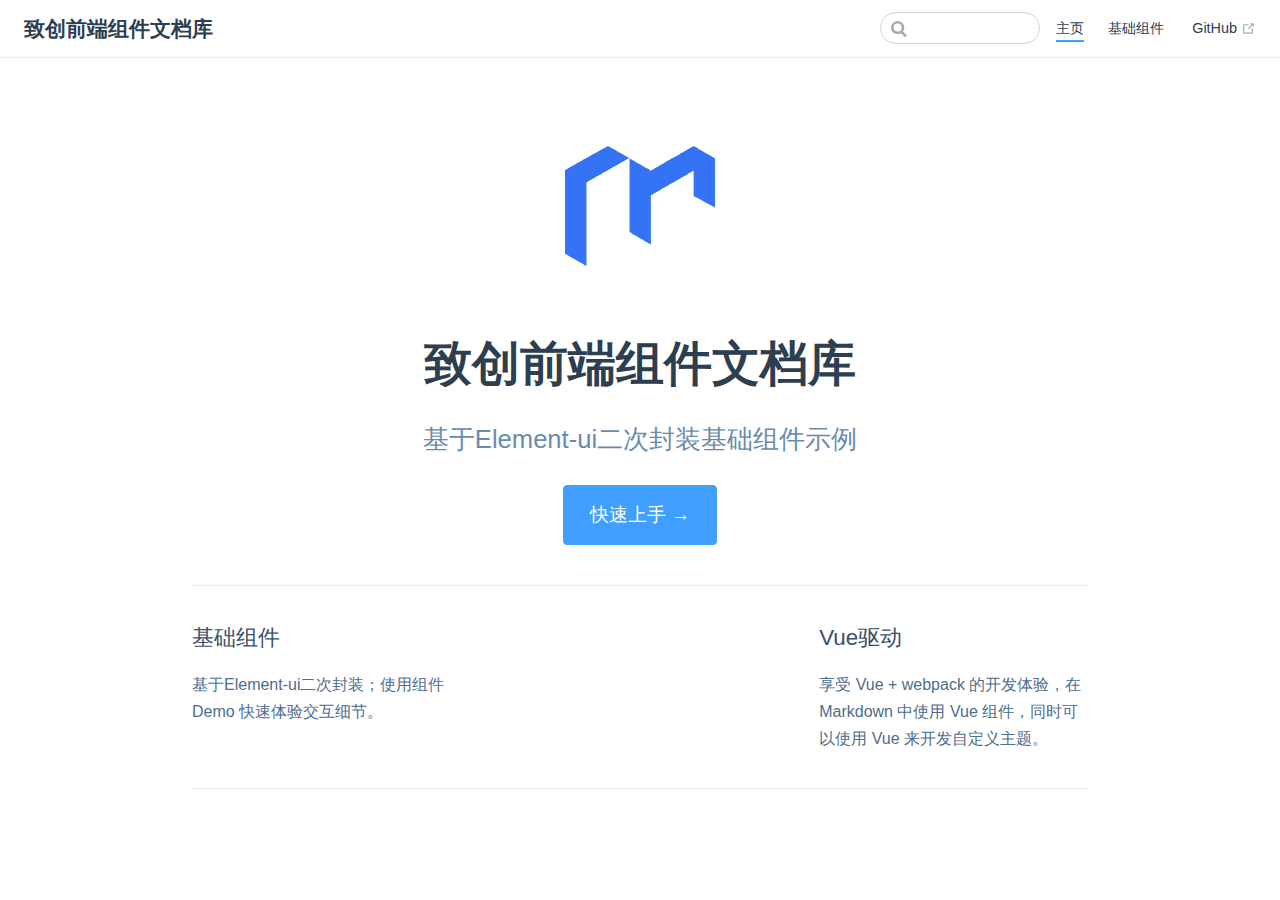
<file: index.html>
<!DOCTYPE html>
<html lang="en-US">
  <head>
    <meta charset="utf-8">
    <meta name="viewport" content="width=device-width,initial-scale=1">
    <title>致创前端组件文档库</title>
    <meta name="generator" content="VuePress 1.9.10">
    <link rel="shortcut icon" type="image/zc-icon" href="./favicon.png">
    <meta name="description" content="基于Element-ui二次封装基础组件示例">
    
    <link rel="preload" href="/assets/css/0.styles.d8338e41.css" as="style"><link rel="preload" href="/assets/js/app.38f5cb96.js" as="script"><link rel="preload" href="/assets/js/3.809df8ea.js" as="script"><link rel="preload" href="/assets/js/2.dabe491d.js" as="script"><link rel="preload" href="/assets/js/1.8cdb951c.js" as="script"><link rel="preload" href="/assets/js/78.1287d8d2.js" as="script"><link rel="prefetch" href="/assets/js/11.91ef020d.js"><link rel="prefetch" href="/assets/js/12.e10dbcc9.js"><link rel="prefetch" href="/assets/js/13.f9af627b.js"><link rel="prefetch" href="/assets/js/14.14c6b430.js"><link rel="prefetch" href="/assets/js/15.88da00e8.js"><link rel="prefetch" href="/assets/js/16.9b8a3fca.js"><link rel="prefetch" href="/assets/js/17.b452518d.js"><link rel="prefetch" href="/assets/js/18.a1570c7f.js"><link rel="prefetch" href="/assets/js/19.c80a5670.js"><link rel="prefetch" href="/assets/js/20.29bc9df2.js"><link rel="prefetch" href="/assets/js/21.93016fa4.js"><link rel="prefetch" href="/assets/js/22.0cba7c37.js"><link rel="prefetch" href="/assets/js/23.2c584ea5.js"><link rel="prefetch" href="/assets/js/24.a94ad92a.js"><link rel="prefetch" href="/assets/js/25.3dc73b59.js"><link rel="prefetch" href="/assets/js/26.7d805cbd.js"><link rel="prefetch" href="/assets/js/27.780f9664.js"><link rel="prefetch" href="/assets/js/28.c6e570b8.js"><link rel="prefetch" href="/assets/js/29.4a8a10e7.js"><link rel="prefetch" href="/assets/js/30.7ee01bf8.js"><link rel="prefetch" href="/assets/js/31.c170cd8a.js"><link rel="prefetch" href="/assets/js/32.df3e2f1f.js"><link rel="prefetch" href="/assets/js/33.fc3fd968.js"><link rel="prefetch" href="/assets/js/34.24ce7bb3.js"><link rel="prefetch" href="/assets/js/35.2faae89e.js"><link rel="prefetch" href="/assets/js/36.a23457b0.js"><link rel="prefetch" href="/assets/js/37.d3afb60f.js"><link rel="prefetch" href="/assets/js/38.d874fe7a.js"><link rel="prefetch" href="/assets/js/39.3ae51ff4.js"><link rel="prefetch" href="/assets/js/4.fabbe67a.js"><link rel="prefetch" href="/assets/js/40.5b0e0461.js"><link rel="prefetch" href="/assets/js/41.55f0d38d.js"><link rel="prefetch" href="/assets/js/42.865305af.js"><link rel="prefetch" href="/assets/js/43.6b21a974.js"><link rel="prefetch" href="/assets/js/44.05a69a15.js"><link rel="prefetch" href="/assets/js/45.ef90c215.js"><link rel="prefetch" href="/assets/js/46.0b70edce.js"><link rel="prefetch" href="/assets/js/47.efe04989.js"><link rel="prefetch" href="/assets/js/48.a5ea71c4.js"><link rel="prefetch" href="/assets/js/49.ceee2f3e.js"><link rel="prefetch" href="/assets/js/5.2c03e1eb.js"><link rel="prefetch" href="/assets/js/50.558f0ea1.js"><link rel="prefetch" href="/assets/js/51.a34e5819.js"><link rel="prefetch" href="/assets/js/52.e8be8a47.js"><link rel="prefetch" href="/assets/js/53.2a99439b.js"><link rel="prefetch" href="/assets/js/54.05ec15cc.js"><link rel="prefetch" href="/assets/js/55.a6713266.js"><link rel="prefetch" href="/assets/js/56.b5fcb383.js"><link rel="prefetch" href="/assets/js/57.8ccc358a.js"><link rel="prefetch" href="/assets/js/58.136b5496.js"><link rel="prefetch" href="/assets/js/59.7e410b7f.js"><link rel="prefetch" href="/assets/js/6.a9ae57ef.js"><link rel="prefetch" href="/assets/js/60.f24b46a9.js"><link rel="prefetch" href="/assets/js/61.c7bde7cc.js"><link rel="prefetch" href="/assets/js/62.7207af71.js"><link rel="prefetch" href="/assets/js/63.91543d42.js"><link rel="prefetch" href="/assets/js/64.c98de79e.js"><link rel="prefetch" href="/assets/js/65.db45b4f5.js"><link rel="prefetch" href="/assets/js/66.fa75265c.js"><link rel="prefetch" href="/assets/js/67.8fd0a9ac.js"><link rel="prefetch" href="/assets/js/68.dc9b1e9f.js"><link rel="prefetch" href="/assets/js/69.210243ed.js"><link rel="prefetch" href="/assets/js/7.fd2e585a.js"><link rel="prefetch" href="/assets/js/70.5c19020f.js"><link rel="prefetch" href="/assets/js/71.67e0cb32.js"><link rel="prefetch" href="/assets/js/72.5fbe1394.js"><link rel="prefetch" href="/assets/js/73.3923ce27.js"><link rel="prefetch" href="/assets/js/74.4ef974e2.js"><link rel="prefetch" href="/assets/js/75.b6b36a55.js"><link rel="prefetch" href="/assets/js/76.e9d3389b.js"><link rel="prefetch" href="/assets/js/77.bd25b8dd.js"><link rel="prefetch" href="/assets/js/79.0049db74.js"><link rel="prefetch" href="/assets/js/8.682ab1f8.js"><link rel="prefetch" href="/assets/js/80.7703179f.js"><link rel="prefetch" href="/assets/js/81.a5677fc9.js"><link rel="prefetch" href="/assets/js/82.cabc9897.js"><link rel="prefetch" href="/assets/js/83.733eaa0d.js"><link rel="prefetch" href="/assets/js/84.ce81214c.js"><link rel="prefetch" href="/assets/js/85.744c6095.js"><link rel="prefetch" href="/assets/js/86.4276be01.js"><link rel="prefetch" href="/assets/js/87.922e78fe.js"><link rel="prefetch" href="/assets/js/88.a535ade7.js"><link rel="prefetch" href="/assets/js/89.3d6bef61.js"><link rel="prefetch" href="/assets/js/90.f22cfae5.js"><link rel="prefetch" href="/assets/js/vendors~docsearch.ed914c80.js">
    <link rel="stylesheet" href="/assets/css/0.styles.d8338e41.css">
  </head>
  <body>
    <div id="app" data-server-rendered="true"><div class="theme-container no-sidebar"><header class="navbar"><div class="sidebar-button"><svg xmlns="http://www.w3.org/2000/svg" aria-hidden="true" role="img" viewBox="0 0 448 512" class="icon"><path fill="currentColor" d="M436 124H12c-6.627 0-12-5.373-12-12V80c0-6.627 5.373-12 12-12h424c6.627 0 12 5.373 12 12v32c0 6.627-5.373 12-12 12zm0 160H12c-6.627 0-12-5.373-12-12v-32c0-6.627 5.373-12 12-12h424c6.627 0 12 5.373 12 12v32c0 6.627-5.373 12-12 12zm0 160H12c-6.627 0-12-5.373-12-12v-32c0-6.627 5.373-12 12-12h424c6.627 0 12 5.373 12 12v32c0 6.627-5.373 12-12 12z"></path></svg></div> <a href="/" aria-current="page" class="home-link router-link-exact-active router-link-active"><!----> <span class="site-name">致创前端组件文档库</span></a> <div class="links"><div class="search-box"><input aria-label="Search" autocomplete="off" spellcheck="false" value=""> <!----></div> <nav class="nav-links can-hide"><div class="nav-item"><a href="/" aria-current="page" class="nav-link router-link-exact-active router-link-active">
  主页
</a></div><div class="nav-item"><a href="/baseComponents/" class="nav-link">
  基础组件
</a></div> <a href="https://github.com" target="_blank" rel="noopener noreferrer" class="repo-link">
    GitHub
    <span><svg xmlns="http://www.w3.org/2000/svg" aria-hidden="true" focusable="false" x="0px" y="0px" viewBox="0 0 100 100" width="15" height="15" class="icon outbound"><path fill="currentColor" d="M18.8,85.1h56l0,0c2.2,0,4-1.8,4-4v-32h-8v28h-48v-48h28v-8h-32l0,0c-2.2,0-4,1.8-4,4v56C14.8,83.3,16.6,85.1,18.8,85.1z"></path> <polygon fill="currentColor" points="45.7,48.7 51.3,54.3 77.2,28.5 77.2,37.2 85.2,37.2 85.2,14.9 62.8,14.9 62.8,22.9 71.5,22.9"></polygon></svg> <span class="sr-only">(opens new window)</span></span></a></nav></div></header> <div class="sidebar-mask"></div> <aside class="sidebar"><nav class="nav-links"><div class="nav-item"><a href="/" aria-current="page" class="nav-link router-link-exact-active router-link-active">
  主页
</a></div><div class="nav-item"><a href="/baseComponents/" class="nav-link">
  基础组件
</a></div> <a href="https://github.com" target="_blank" rel="noopener noreferrer" class="repo-link">
    GitHub
    <span><svg xmlns="http://www.w3.org/2000/svg" aria-hidden="true" focusable="false" x="0px" y="0px" viewBox="0 0 100 100" width="15" height="15" class="icon outbound"><path fill="currentColor" d="M18.8,85.1h56l0,0c2.2,0,4-1.8,4-4v-32h-8v28h-48v-48h28v-8h-32l0,0c-2.2,0-4,1.8-4,4v56C14.8,83.3,16.6,85.1,18.8,85.1z"></path> <polygon fill="currentColor" points="45.7,48.7 51.3,54.3 77.2,28.5 77.2,37.2 85.2,37.2 85.2,14.9 62.8,14.9 62.8,22.9 71.5,22.9"></polygon></svg> <span class="sr-only">(opens new window)</span></span></a></nav>  <!----> </aside> <main aria-labelledby="main-title" class="home"><header class="hero"><img src="/hero.png" alt="hero"> <h1 id="main-title">
      致创前端组件文档库
    </h1> <p class="description">
      基于Element-ui二次封装基础组件示例
    </p> <p class="action"><a href="/baseComponents/" class="nav-link action-button">
  快速上手 →
</a></p></header> <div class="features"><div class="feature"><h2>基础组件</h2> <p>基于Element-ui二次封装；使用组件 Demo 快速体验交互细节。</p></div><div class="feature"><h2>Vue驱动</h2> <p>享受 Vue + webpack 的开发体验，在 Markdown 中使用 Vue 组件，同时可以使用 Vue 来开发自定义主题。</p></div></div> <div class="theme-default-content custom content__default"></div> <div class="footer content__footer"></div></main></div><div class="global-ui"><!----></div></div>
    <script src="/assets/js/app.38f5cb96.js" defer></script><script src="/assets/js/3.809df8ea.js" defer></script><script src="/assets/js/2.dabe491d.js" defer></script><script src="/assets/js/1.8cdb951c.js" defer></script><script src="/assets/js/78.1287d8d2.js" defer></script>
  </body>
</html>
</file>
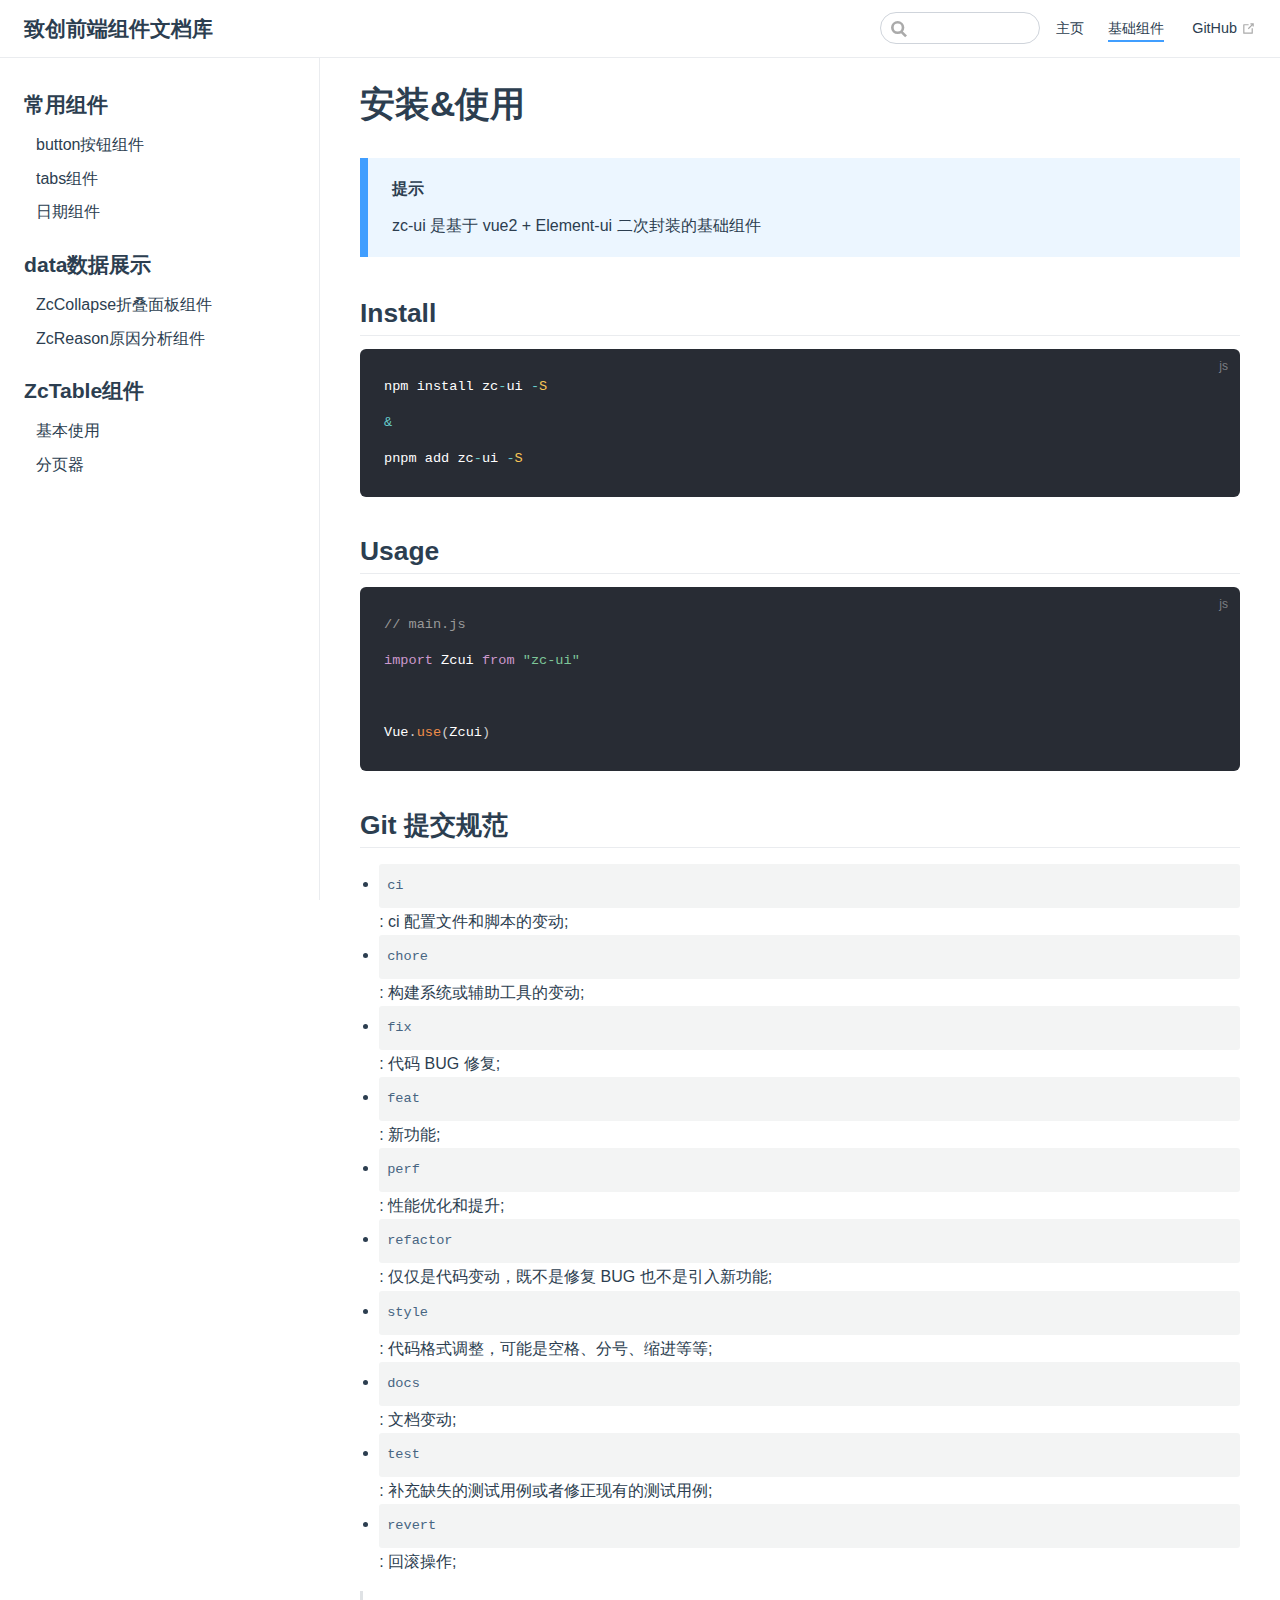
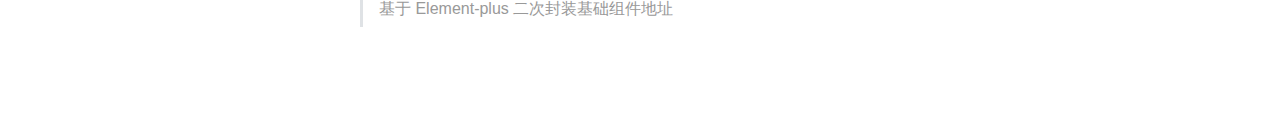
<file: baseComponents/index.html>
<!DOCTYPE html>
<html lang="en-US">
  <head>
    <meta charset="utf-8">
    <meta name="viewport" content="width=device-width,initial-scale=1">
    <title>安装&amp;使用 | 致创前端组件文档库</title>
    <meta name="generator" content="VuePress 1.9.10">
    <link rel="shortcut icon" type="image/zc-icon" href="./favicon.png">
    <meta name="description" content="基于Element-ui二次封装基础组件示例">
    
    <link rel="preload" href="/assets/css/0.styles.d8338e41.css" as="style"><link rel="preload" href="/assets/js/app.38f5cb96.js" as="script"><link rel="preload" href="/assets/js/3.809df8ea.js" as="script"><link rel="preload" href="/assets/js/2.dabe491d.js" as="script"><link rel="preload" href="/assets/js/1.8cdb951c.js" as="script"><link rel="preload" href="/assets/js/79.0049db74.js" as="script"><link rel="prefetch" href="/assets/js/11.91ef020d.js"><link rel="prefetch" href="/assets/js/12.e10dbcc9.js"><link rel="prefetch" href="/assets/js/13.f9af627b.js"><link rel="prefetch" href="/assets/js/14.14c6b430.js"><link rel="prefetch" href="/assets/js/15.88da00e8.js"><link rel="prefetch" href="/assets/js/16.9b8a3fca.js"><link rel="prefetch" href="/assets/js/17.b452518d.js"><link rel="prefetch" href="/assets/js/18.a1570c7f.js"><link rel="prefetch" href="/assets/js/19.c80a5670.js"><link rel="prefetch" href="/assets/js/20.29bc9df2.js"><link rel="prefetch" href="/assets/js/21.93016fa4.js"><link rel="prefetch" href="/assets/js/22.0cba7c37.js"><link rel="prefetch" href="/assets/js/23.2c584ea5.js"><link rel="prefetch" href="/assets/js/24.a94ad92a.js"><link rel="prefetch" href="/assets/js/25.3dc73b59.js"><link rel="prefetch" href="/assets/js/26.7d805cbd.js"><link rel="prefetch" href="/assets/js/27.780f9664.js"><link rel="prefetch" href="/assets/js/28.c6e570b8.js"><link rel="prefetch" href="/assets/js/29.4a8a10e7.js"><link rel="prefetch" href="/assets/js/30.7ee01bf8.js"><link rel="prefetch" href="/assets/js/31.c170cd8a.js"><link rel="prefetch" href="/assets/js/32.df3e2f1f.js"><link rel="prefetch" href="/assets/js/33.fc3fd968.js"><link rel="prefetch" href="/assets/js/34.24ce7bb3.js"><link rel="prefetch" href="/assets/js/35.2faae89e.js"><link rel="prefetch" href="/assets/js/36.a23457b0.js"><link rel="prefetch" href="/assets/js/37.d3afb60f.js"><link rel="prefetch" href="/assets/js/38.d874fe7a.js"><link rel="prefetch" href="/assets/js/39.3ae51ff4.js"><link rel="prefetch" href="/assets/js/4.fabbe67a.js"><link rel="prefetch" href="/assets/js/40.5b0e0461.js"><link rel="prefetch" href="/assets/js/41.55f0d38d.js"><link rel="prefetch" href="/assets/js/42.865305af.js"><link rel="prefetch" href="/assets/js/43.6b21a974.js"><link rel="prefetch" href="/assets/js/44.05a69a15.js"><link rel="prefetch" href="/assets/js/45.ef90c215.js"><link rel="prefetch" href="/assets/js/46.0b70edce.js"><link rel="prefetch" href="/assets/js/47.efe04989.js"><link rel="prefetch" href="/assets/js/48.a5ea71c4.js"><link rel="prefetch" href="/assets/js/49.ceee2f3e.js"><link rel="prefetch" href="/assets/js/5.2c03e1eb.js"><link rel="prefetch" href="/assets/js/50.558f0ea1.js"><link rel="prefetch" href="/assets/js/51.a34e5819.js"><link rel="prefetch" href="/assets/js/52.e8be8a47.js"><link rel="prefetch" href="/assets/js/53.2a99439b.js"><link rel="prefetch" href="/assets/js/54.05ec15cc.js"><link rel="prefetch" href="/assets/js/55.a6713266.js"><link rel="prefetch" href="/assets/js/56.b5fcb383.js"><link rel="prefetch" href="/assets/js/57.8ccc358a.js"><link rel="prefetch" href="/assets/js/58.136b5496.js"><link rel="prefetch" href="/assets/js/59.7e410b7f.js"><link rel="prefetch" href="/assets/js/6.a9ae57ef.js"><link rel="prefetch" href="/assets/js/60.f24b46a9.js"><link rel="prefetch" href="/assets/js/61.c7bde7cc.js"><link rel="prefetch" href="/assets/js/62.7207af71.js"><link rel="prefetch" href="/assets/js/63.91543d42.js"><link rel="prefetch" href="/assets/js/64.c98de79e.js"><link rel="prefetch" href="/assets/js/65.db45b4f5.js"><link rel="prefetch" href="/assets/js/66.fa75265c.js"><link rel="prefetch" href="/assets/js/67.8fd0a9ac.js"><link rel="prefetch" href="/assets/js/68.dc9b1e9f.js"><link rel="prefetch" href="/assets/js/69.210243ed.js"><link rel="prefetch" href="/assets/js/7.fd2e585a.js"><link rel="prefetch" href="/assets/js/70.5c19020f.js"><link rel="prefetch" href="/assets/js/71.67e0cb32.js"><link rel="prefetch" href="/assets/js/72.5fbe1394.js"><link rel="prefetch" href="/assets/js/73.3923ce27.js"><link rel="prefetch" href="/assets/js/74.4ef974e2.js"><link rel="prefetch" href="/assets/js/75.b6b36a55.js"><link rel="prefetch" href="/assets/js/76.e9d3389b.js"><link rel="prefetch" href="/assets/js/77.bd25b8dd.js"><link rel="prefetch" href="/assets/js/78.1287d8d2.js"><link rel="prefetch" href="/assets/js/8.682ab1f8.js"><link rel="prefetch" href="/assets/js/80.7703179f.js"><link rel="prefetch" href="/assets/js/81.a5677fc9.js"><link rel="prefetch" href="/assets/js/82.cabc9897.js"><link rel="prefetch" href="/assets/js/83.733eaa0d.js"><link rel="prefetch" href="/assets/js/84.ce81214c.js"><link rel="prefetch" href="/assets/js/85.744c6095.js"><link rel="prefetch" href="/assets/js/86.4276be01.js"><link rel="prefetch" href="/assets/js/87.922e78fe.js"><link rel="prefetch" href="/assets/js/88.a535ade7.js"><link rel="prefetch" href="/assets/js/89.3d6bef61.js"><link rel="prefetch" href="/assets/js/90.f22cfae5.js"><link rel="prefetch" href="/assets/js/vendors~docsearch.ed914c80.js">
    <link rel="stylesheet" href="/assets/css/0.styles.d8338e41.css">
  </head>
  <body>
    <div id="app" data-server-rendered="true"><div class="theme-container"><header class="navbar"><div class="sidebar-button"><svg xmlns="http://www.w3.org/2000/svg" aria-hidden="true" role="img" viewBox="0 0 448 512" class="icon"><path fill="currentColor" d="M436 124H12c-6.627 0-12-5.373-12-12V80c0-6.627 5.373-12 12-12h424c6.627 0 12 5.373 12 12v32c0 6.627-5.373 12-12 12zm0 160H12c-6.627 0-12-5.373-12-12v-32c0-6.627 5.373-12 12-12h424c6.627 0 12 5.373 12 12v32c0 6.627-5.373 12-12 12zm0 160H12c-6.627 0-12-5.373-12-12v-32c0-6.627 5.373-12 12-12h424c6.627 0 12 5.373 12 12v32c0 6.627-5.373 12-12 12z"></path></svg></div> <a href="/" class="home-link router-link-active"><!----> <span class="site-name">致创前端组件文档库</span></a> <div class="links"><div class="search-box"><input aria-label="Search" autocomplete="off" spellcheck="false" value=""> <!----></div> <nav class="nav-links can-hide"><div class="nav-item"><a href="/" class="nav-link">
  主页
</a></div><div class="nav-item"><a href="/baseComponents/" aria-current="page" class="nav-link router-link-exact-active router-link-active">
  基础组件
</a></div> <a href="https://github.com" target="_blank" rel="noopener noreferrer" class="repo-link">
    GitHub
    <span><svg xmlns="http://www.w3.org/2000/svg" aria-hidden="true" focusable="false" x="0px" y="0px" viewBox="0 0 100 100" width="15" height="15" class="icon outbound"><path fill="currentColor" d="M18.8,85.1h56l0,0c2.2,0,4-1.8,4-4v-32h-8v28h-48v-48h28v-8h-32l0,0c-2.2,0-4,1.8-4,4v56C14.8,83.3,16.6,85.1,18.8,85.1z"></path> <polygon fill="currentColor" points="45.7,48.7 51.3,54.3 77.2,28.5 77.2,37.2 85.2,37.2 85.2,14.9 62.8,14.9 62.8,22.9 71.5,22.9"></polygon></svg> <span class="sr-only">(opens new window)</span></span></a></nav></div></header> <div class="sidebar-mask"></div> <aside class="sidebar"><nav class="nav-links"><div class="nav-item"><a href="/" class="nav-link">
  主页
</a></div><div class="nav-item"><a href="/baseComponents/" aria-current="page" class="nav-link router-link-exact-active router-link-active">
  基础组件
</a></div> <a href="https://github.com" target="_blank" rel="noopener noreferrer" class="repo-link">
    GitHub
    <span><svg xmlns="http://www.w3.org/2000/svg" aria-hidden="true" focusable="false" x="0px" y="0px" viewBox="0 0 100 100" width="15" height="15" class="icon outbound"><path fill="currentColor" d="M18.8,85.1h56l0,0c2.2,0,4-1.8,4-4v-32h-8v28h-48v-48h28v-8h-32l0,0c-2.2,0-4,1.8-4,4v56C14.8,83.3,16.6,85.1,18.8,85.1z"></path> <polygon fill="currentColor" points="45.7,48.7 51.3,54.3 77.2,28.5 77.2,37.2 85.2,37.2 85.2,14.9 62.8,14.9 62.8,22.9 71.5,22.9"></polygon></svg> <span class="sr-only">(opens new window)</span></span></a></nav>  <ul class="sidebar-links"><li><section class="sidebar-group depth-0"><p class="sidebar-heading open"><span>常用组件</span> <!----></p> <ul class="sidebar-links sidebar-group-items"><li><a href="/baseComponents/ZcButton/base.html" class="sidebar-link">button按钮组件</a></li><li><a href="/baseComponents/ZcTabs/base.html" class="sidebar-link">tabs组件</a></li><li><a href="/baseComponents/ZcDatePicker/base.html" class="sidebar-link">日期组件</a></li></ul></section></li><li><section class="sidebar-group depth-0"><p class="sidebar-heading"><span>data数据展示</span> <!----></p> <ul class="sidebar-links sidebar-group-items"><li><a href="/baseComponents/ZcCollapse/base.html" class="sidebar-link">ZcCollapse折叠面板组件</a></li><li><a href="/baseComponents/ZcReason/base.html" class="sidebar-link">ZcReason原因分析组件</a></li></ul></section></li><li><section class="sidebar-group depth-0"><p class="sidebar-heading"><span>ZcTable组件</span> <!----></p> <ul class="sidebar-links sidebar-group-items"><li><a href="/baseComponents/ZcTable/base.html" class="sidebar-link">基本使用</a></li><li><a href="/baseComponents/ZcTable/ZcPagination.html" class="sidebar-link">分页器</a></li></ul></section></li></ul> </aside> <main class="page"> <div class="theme-default-content content__default"><h1 id="安装-使用"><a href="#安装-使用" class="header-anchor">#</a> 安装&amp;使用</h1> <div class="custom-block tip"><p class="custom-block-title">提示</p> <p>zc-ui 是基于 vue2 + Element-ui  二次封装的基础组件</p></div> <h2 id="install"><a href="#install" class="header-anchor">#</a> Install</h2> <div class="language-js extra-class"><pre class="language-js"><code>npm install zc<span class="token operator">-</span>ui <span class="token operator">-</span><span class="token constant">S</span>
<span class="token operator">&amp;</span>
pnpm add zc<span class="token operator">-</span>ui <span class="token operator">-</span><span class="token constant">S</span>
</code></pre></div><h2 id="usage"><a href="#usage" class="header-anchor">#</a> Usage</h2> <div class="language-js extra-class"><pre class="language-js"><code><span class="token comment">// main.js</span>
<span class="token keyword">import</span> Zcui <span class="token keyword">from</span> <span class="token string">&quot;zc-ui&quot;</span>

Vue<span class="token punctuation">.</span><span class="token function">use</span><span class="token punctuation">(</span>Zcui<span class="token punctuation">)</span>
</code></pre></div><h2 id="git-提交规范"><a href="#git-提交规范" class="header-anchor">#</a> Git 提交规范</h2> <ul><li><code>ci</code>: ci 配置文件和脚本的变动;</li> <li><code>chore</code>: 构建系统或辅助工具的变动;</li> <li><code>fix</code>: 代码 BUG 修复;</li> <li><code>feat</code>: 新功能;</li> <li><code>perf</code>: 性能优化和提升;</li> <li><code>refactor</code>: 仅仅是代码变动，既不是修复 BUG 也不是引入新功能;</li> <li><code>style</code>: 代码格式调整，可能是空格、分号、缩进等等;</li> <li><code>docs</code>: 文档变动;</li> <li><code>test</code>: 补充缺失的测试用例或者修正现有的测试用例;</li> <li><code>revert</code>: 回滚操作;</li></ul> <blockquote><p>基于 Element-plus 二次封装基础组件地址</p></blockquote></div> <footer class="page-edit"><!----> <!----></footer> <!----> </main></div><div class="global-ui"><!----></div></div>
    <script src="/assets/js/app.38f5cb96.js" defer></script><script src="/assets/js/3.809df8ea.js" defer></script><script src="/assets/js/2.dabe491d.js" defer></script><script src="/assets/js/1.8cdb951c.js" defer></script><script src="/assets/js/79.0049db74.js" defer></script>
  </body>
</html>
</file>
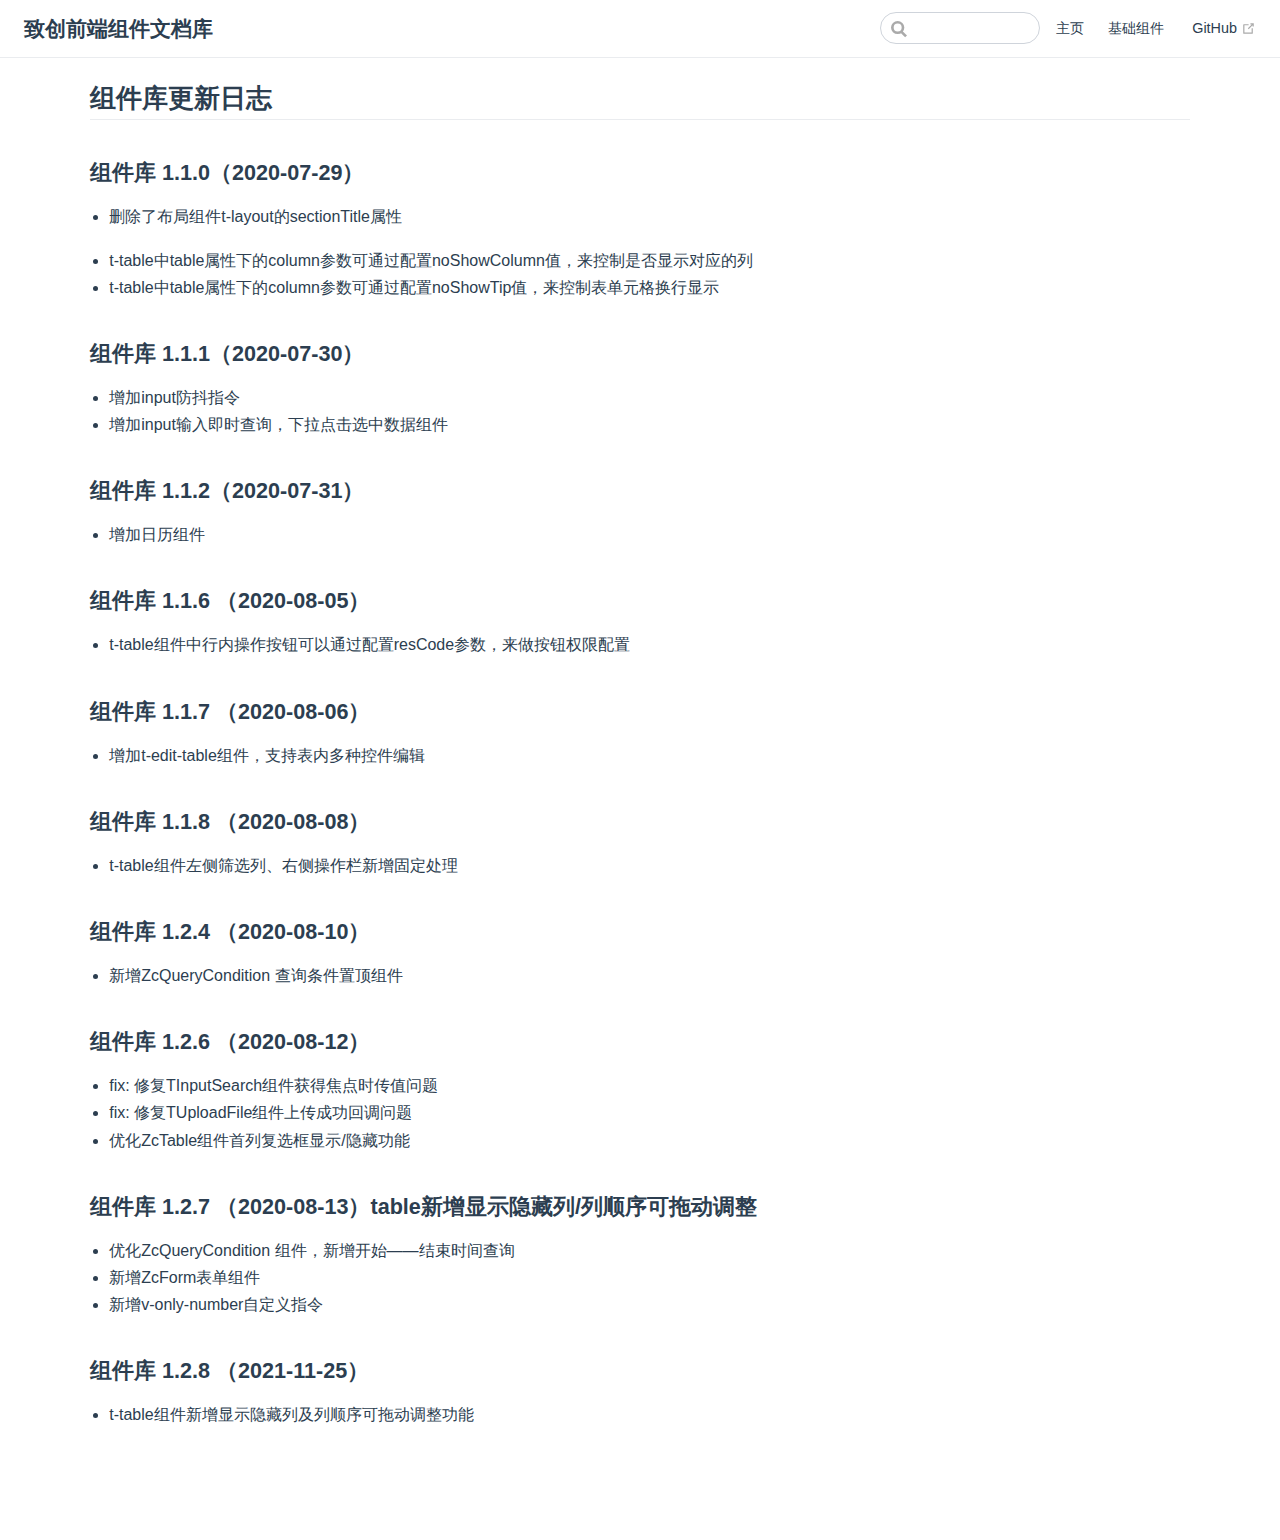
<file: changeLog/log.html>
<!DOCTYPE html>
<html lang="en-US">
  <head>
    <meta charset="utf-8">
    <meta name="viewport" content="width=device-width,initial-scale=1">
    <title>组件库更新日志 | 致创前端组件文档库</title>
    <meta name="generator" content="VuePress 1.9.10">
    <link rel="shortcut icon" type="image/zc-icon" href="./favicon.png">
    <meta name="description" content="基于Element-ui二次封装基础组件示例">
    
    <link rel="preload" href="/assets/css/0.styles.d8338e41.css" as="style"><link rel="preload" href="/assets/js/app.38f5cb96.js" as="script"><link rel="preload" href="/assets/js/3.809df8ea.js" as="script"><link rel="preload" href="/assets/js/2.dabe491d.js" as="script"><link rel="preload" href="/assets/js/1.8cdb951c.js" as="script"><link rel="preload" href="/assets/js/87.922e78fe.js" as="script"><link rel="prefetch" href="/assets/js/11.91ef020d.js"><link rel="prefetch" href="/assets/js/12.e10dbcc9.js"><link rel="prefetch" href="/assets/js/13.f9af627b.js"><link rel="prefetch" href="/assets/js/14.14c6b430.js"><link rel="prefetch" href="/assets/js/15.88da00e8.js"><link rel="prefetch" href="/assets/js/16.9b8a3fca.js"><link rel="prefetch" href="/assets/js/17.b452518d.js"><link rel="prefetch" href="/assets/js/18.a1570c7f.js"><link rel="prefetch" href="/assets/js/19.c80a5670.js"><link rel="prefetch" href="/assets/js/20.29bc9df2.js"><link rel="prefetch" href="/assets/js/21.93016fa4.js"><link rel="prefetch" href="/assets/js/22.0cba7c37.js"><link rel="prefetch" href="/assets/js/23.2c584ea5.js"><link rel="prefetch" href="/assets/js/24.a94ad92a.js"><link rel="prefetch" href="/assets/js/25.3dc73b59.js"><link rel="prefetch" href="/assets/js/26.7d805cbd.js"><link rel="prefetch" href="/assets/js/27.780f9664.js"><link rel="prefetch" href="/assets/js/28.c6e570b8.js"><link rel="prefetch" href="/assets/js/29.4a8a10e7.js"><link rel="prefetch" href="/assets/js/30.7ee01bf8.js"><link rel="prefetch" href="/assets/js/31.c170cd8a.js"><link rel="prefetch" href="/assets/js/32.df3e2f1f.js"><link rel="prefetch" href="/assets/js/33.fc3fd968.js"><link rel="prefetch" href="/assets/js/34.24ce7bb3.js"><link rel="prefetch" href="/assets/js/35.2faae89e.js"><link rel="prefetch" href="/assets/js/36.a23457b0.js"><link rel="prefetch" href="/assets/js/37.d3afb60f.js"><link rel="prefetch" href="/assets/js/38.d874fe7a.js"><link rel="prefetch" href="/assets/js/39.3ae51ff4.js"><link rel="prefetch" href="/assets/js/4.fabbe67a.js"><link rel="prefetch" href="/assets/js/40.5b0e0461.js"><link rel="prefetch" href="/assets/js/41.55f0d38d.js"><link rel="prefetch" href="/assets/js/42.865305af.js"><link rel="prefetch" href="/assets/js/43.6b21a974.js"><link rel="prefetch" href="/assets/js/44.05a69a15.js"><link rel="prefetch" href="/assets/js/45.ef90c215.js"><link rel="prefetch" href="/assets/js/46.0b70edce.js"><link rel="prefetch" href="/assets/js/47.efe04989.js"><link rel="prefetch" href="/assets/js/48.a5ea71c4.js"><link rel="prefetch" href="/assets/js/49.ceee2f3e.js"><link rel="prefetch" href="/assets/js/5.2c03e1eb.js"><link rel="prefetch" href="/assets/js/50.558f0ea1.js"><link rel="prefetch" href="/assets/js/51.a34e5819.js"><link rel="prefetch" href="/assets/js/52.e8be8a47.js"><link rel="prefetch" href="/assets/js/53.2a99439b.js"><link rel="prefetch" href="/assets/js/54.05ec15cc.js"><link rel="prefetch" href="/assets/js/55.a6713266.js"><link rel="prefetch" href="/assets/js/56.b5fcb383.js"><link rel="prefetch" href="/assets/js/57.8ccc358a.js"><link rel="prefetch" href="/assets/js/58.136b5496.js"><link rel="prefetch" href="/assets/js/59.7e410b7f.js"><link rel="prefetch" href="/assets/js/6.a9ae57ef.js"><link rel="prefetch" href="/assets/js/60.f24b46a9.js"><link rel="prefetch" href="/assets/js/61.c7bde7cc.js"><link rel="prefetch" href="/assets/js/62.7207af71.js"><link rel="prefetch" href="/assets/js/63.91543d42.js"><link rel="prefetch" href="/assets/js/64.c98de79e.js"><link rel="prefetch" href="/assets/js/65.db45b4f5.js"><link rel="prefetch" href="/assets/js/66.fa75265c.js"><link rel="prefetch" href="/assets/js/67.8fd0a9ac.js"><link rel="prefetch" href="/assets/js/68.dc9b1e9f.js"><link rel="prefetch" href="/assets/js/69.210243ed.js"><link rel="prefetch" href="/assets/js/7.fd2e585a.js"><link rel="prefetch" href="/assets/js/70.5c19020f.js"><link rel="prefetch" href="/assets/js/71.67e0cb32.js"><link rel="prefetch" href="/assets/js/72.5fbe1394.js"><link rel="prefetch" href="/assets/js/73.3923ce27.js"><link rel="prefetch" href="/assets/js/74.4ef974e2.js"><link rel="prefetch" href="/assets/js/75.b6b36a55.js"><link rel="prefetch" href="/assets/js/76.e9d3389b.js"><link rel="prefetch" href="/assets/js/77.bd25b8dd.js"><link rel="prefetch" href="/assets/js/78.1287d8d2.js"><link rel="prefetch" href="/assets/js/79.0049db74.js"><link rel="prefetch" href="/assets/js/8.682ab1f8.js"><link rel="prefetch" href="/assets/js/80.7703179f.js"><link rel="prefetch" href="/assets/js/81.a5677fc9.js"><link rel="prefetch" href="/assets/js/82.cabc9897.js"><link rel="prefetch" href="/assets/js/83.733eaa0d.js"><link rel="prefetch" href="/assets/js/84.ce81214c.js"><link rel="prefetch" href="/assets/js/85.744c6095.js"><link rel="prefetch" href="/assets/js/86.4276be01.js"><link rel="prefetch" href="/assets/js/88.a535ade7.js"><link rel="prefetch" href="/assets/js/89.3d6bef61.js"><link rel="prefetch" href="/assets/js/90.f22cfae5.js"><link rel="prefetch" href="/assets/js/vendors~docsearch.ed914c80.js">
    <link rel="stylesheet" href="/assets/css/0.styles.d8338e41.css">
  </head>
  <body>
    <div id="app" data-server-rendered="true"><div class="theme-container no-sidebar"><header class="navbar"><div class="sidebar-button"><svg xmlns="http://www.w3.org/2000/svg" aria-hidden="true" role="img" viewBox="0 0 448 512" class="icon"><path fill="currentColor" d="M436 124H12c-6.627 0-12-5.373-12-12V80c0-6.627 5.373-12 12-12h424c6.627 0 12 5.373 12 12v32c0 6.627-5.373 12-12 12zm0 160H12c-6.627 0-12-5.373-12-12v-32c0-6.627 5.373-12 12-12h424c6.627 0 12 5.373 12 12v32c0 6.627-5.373 12-12 12zm0 160H12c-6.627 0-12-5.373-12-12v-32c0-6.627 5.373-12 12-12h424c6.627 0 12 5.373 12 12v32c0 6.627-5.373 12-12 12z"></path></svg></div> <a href="/" class="home-link router-link-active"><!----> <span class="site-name">致创前端组件文档库</span></a> <div class="links"><div class="search-box"><input aria-label="Search" autocomplete="off" spellcheck="false" value=""> <!----></div> <nav class="nav-links can-hide"><div class="nav-item"><a href="/" class="nav-link">
  主页
</a></div><div class="nav-item"><a href="/baseComponents/" class="nav-link">
  基础组件
</a></div> <a href="https://github.com" target="_blank" rel="noopener noreferrer" class="repo-link">
    GitHub
    <span><svg xmlns="http://www.w3.org/2000/svg" aria-hidden="true" focusable="false" x="0px" y="0px" viewBox="0 0 100 100" width="15" height="15" class="icon outbound"><path fill="currentColor" d="M18.8,85.1h56l0,0c2.2,0,4-1.8,4-4v-32h-8v28h-48v-48h28v-8h-32l0,0c-2.2,0-4,1.8-4,4v56C14.8,83.3,16.6,85.1,18.8,85.1z"></path> <polygon fill="currentColor" points="45.7,48.7 51.3,54.3 77.2,28.5 77.2,37.2 85.2,37.2 85.2,14.9 62.8,14.9 62.8,22.9 71.5,22.9"></polygon></svg> <span class="sr-only">(opens new window)</span></span></a></nav></div></header> <div class="sidebar-mask"></div> <aside class="sidebar"><nav class="nav-links"><div class="nav-item"><a href="/" class="nav-link">
  主页
</a></div><div class="nav-item"><a href="/baseComponents/" class="nav-link">
  基础组件
</a></div> <a href="https://github.com" target="_blank" rel="noopener noreferrer" class="repo-link">
    GitHub
    <span><svg xmlns="http://www.w3.org/2000/svg" aria-hidden="true" focusable="false" x="0px" y="0px" viewBox="0 0 100 100" width="15" height="15" class="icon outbound"><path fill="currentColor" d="M18.8,85.1h56l0,0c2.2,0,4-1.8,4-4v-32h-8v28h-48v-48h28v-8h-32l0,0c-2.2,0-4,1.8-4,4v56C14.8,83.3,16.6,85.1,18.8,85.1z"></path> <polygon fill="currentColor" points="45.7,48.7 51.3,54.3 77.2,28.5 77.2,37.2 85.2,37.2 85.2,14.9 62.8,14.9 62.8,22.9 71.5,22.9"></polygon></svg> <span class="sr-only">(opens new window)</span></span></a></nav>  <!----> </aside> <main class="page"> <div class="theme-default-content content__default"><h2 id="组件库更新日志"><a href="#组件库更新日志" class="header-anchor">#</a> 组件库更新日志</h2> <h3 id="组件库-1-1-0-2020-07-29"><a href="#组件库-1-1-0-2020-07-29" class="header-anchor">#</a> 组件库 1.1.0（2020-07-29）</h3> <ul><li>删除了布局组件t-layout的sectionTitle属性</li></ul> <ul><li>t-table中table属性下的column参数可通过配置noShowColumn值，来控制是否显示对应的列</li> <li>t-table中table属性下的column参数可通过配置noShowTip值，来控制表单元格换行显示</li></ul> <h3 id="组件库-1-1-1-2020-07-30"><a href="#组件库-1-1-1-2020-07-30" class="header-anchor">#</a> 组件库 1.1.1（2020-07-30）</h3> <ul><li>增加input防抖指令</li> <li>增加input输入即时查询，下拉点击选中数据组件</li></ul> <h3 id="组件库-1-1-2-2020-07-31"><a href="#组件库-1-1-2-2020-07-31" class="header-anchor">#</a> 组件库 1.1.2（2020-07-31）</h3> <ul><li>增加日历组件</li></ul> <h3 id="组件库-1-1-6-2020-08-05"><a href="#组件库-1-1-6-2020-08-05" class="header-anchor">#</a> 组件库 1.1.6 （2020-08-05）</h3> <ul><li>t-table组件中行内操作按钮可以通过配置resCode参数，来做按钮权限配置</li></ul> <h3 id="组件库-1-1-7-2020-08-06"><a href="#组件库-1-1-7-2020-08-06" class="header-anchor">#</a> 组件库 1.1.7 （2020-08-06）</h3> <ul><li>增加t-edit-table组件，支持表内多种控件编辑</li></ul> <h3 id="组件库-1-1-8-2020-08-08"><a href="#组件库-1-1-8-2020-08-08" class="header-anchor">#</a> 组件库 1.1.8 （2020-08-08）</h3> <ul><li>t-table组件左侧筛选列、右侧操作栏新增固定处理</li></ul> <h3 id="组件库-1-2-4-2020-08-10"><a href="#组件库-1-2-4-2020-08-10" class="header-anchor">#</a> 组件库 1.2.4 （2020-08-10）</h3> <ul><li>新增ZcQueryCondition 查询条件置顶组件</li></ul> <h3 id="组件库-1-2-6-2020-08-12"><a href="#组件库-1-2-6-2020-08-12" class="header-anchor">#</a> 组件库 1.2.6 （2020-08-12）</h3> <ul><li>fix: 修复TInputSearch组件获得焦点时传值问题</li> <li>fix: 修复TUploadFile组件上传成功回调问题</li> <li>优化ZcTable组件首列复选框显示/隐藏功能</li></ul> <h3 id="组件库-1-2-7-2020-08-13-table新增显示隐藏列-列顺序可拖动调整"><a href="#组件库-1-2-7-2020-08-13-table新增显示隐藏列-列顺序可拖动调整" class="header-anchor">#</a> 组件库 1.2.7 （2020-08-13）table新增显示隐藏列/列顺序可拖动调整</h3> <ul><li>优化ZcQueryCondition 组件，新增开始——结束时间查询</li> <li>新增ZcForm表单组件</li> <li>新增v-only-number自定义指令</li></ul> <h3 id="组件库-1-2-8-2021-11-25"><a href="#组件库-1-2-8-2021-11-25" class="header-anchor">#</a> 组件库 1.2.8 （2021-11-25）</h3> <ul><li>t-table组件新增显示隐藏列及列顺序可拖动调整功能</li></ul></div> <footer class="page-edit"><!----> <!----></footer> <!----> </main></div><div class="global-ui"><!----></div></div>
    <script src="/assets/js/app.38f5cb96.js" defer></script><script src="/assets/js/3.809df8ea.js" defer></script><script src="/assets/js/2.dabe491d.js" defer></script><script src="/assets/js/1.8cdb951c.js" defer></script><script src="/assets/js/87.922e78fe.js" defer></script>
  </body>
</html>
</file>
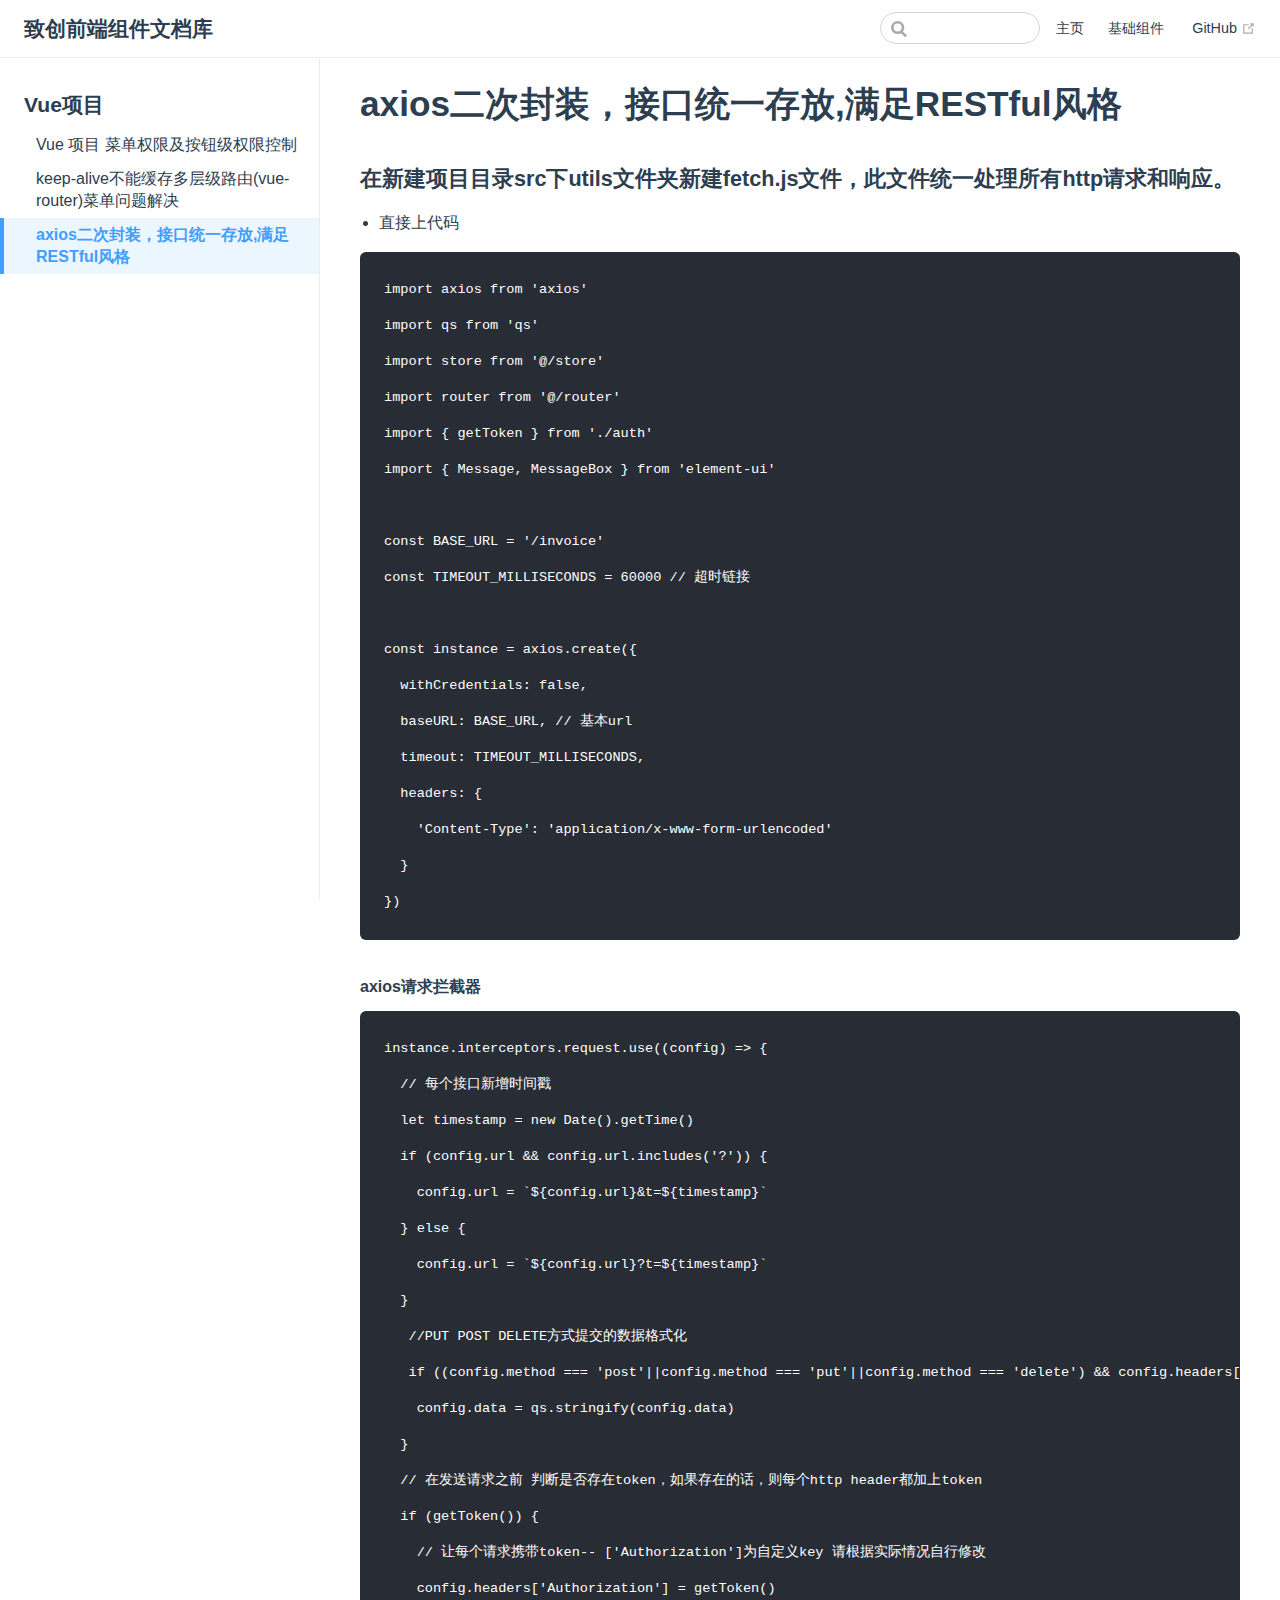
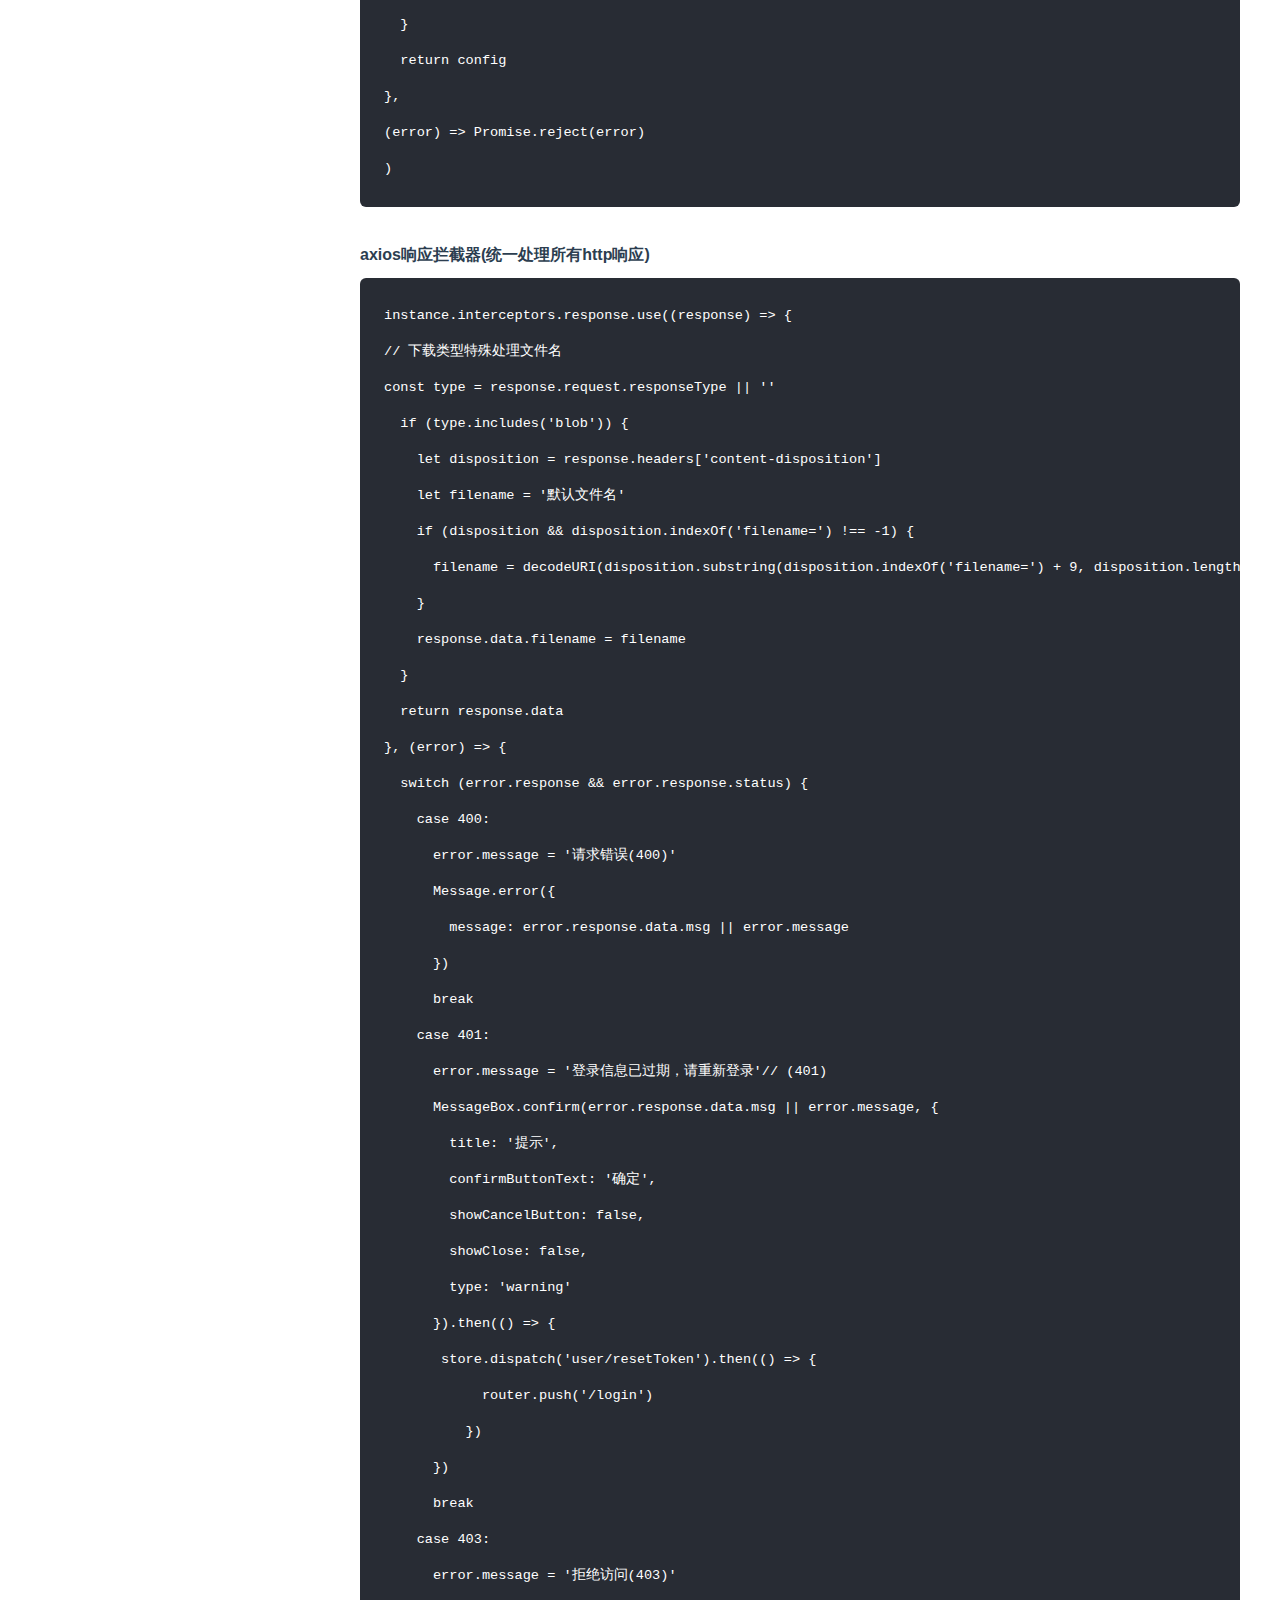
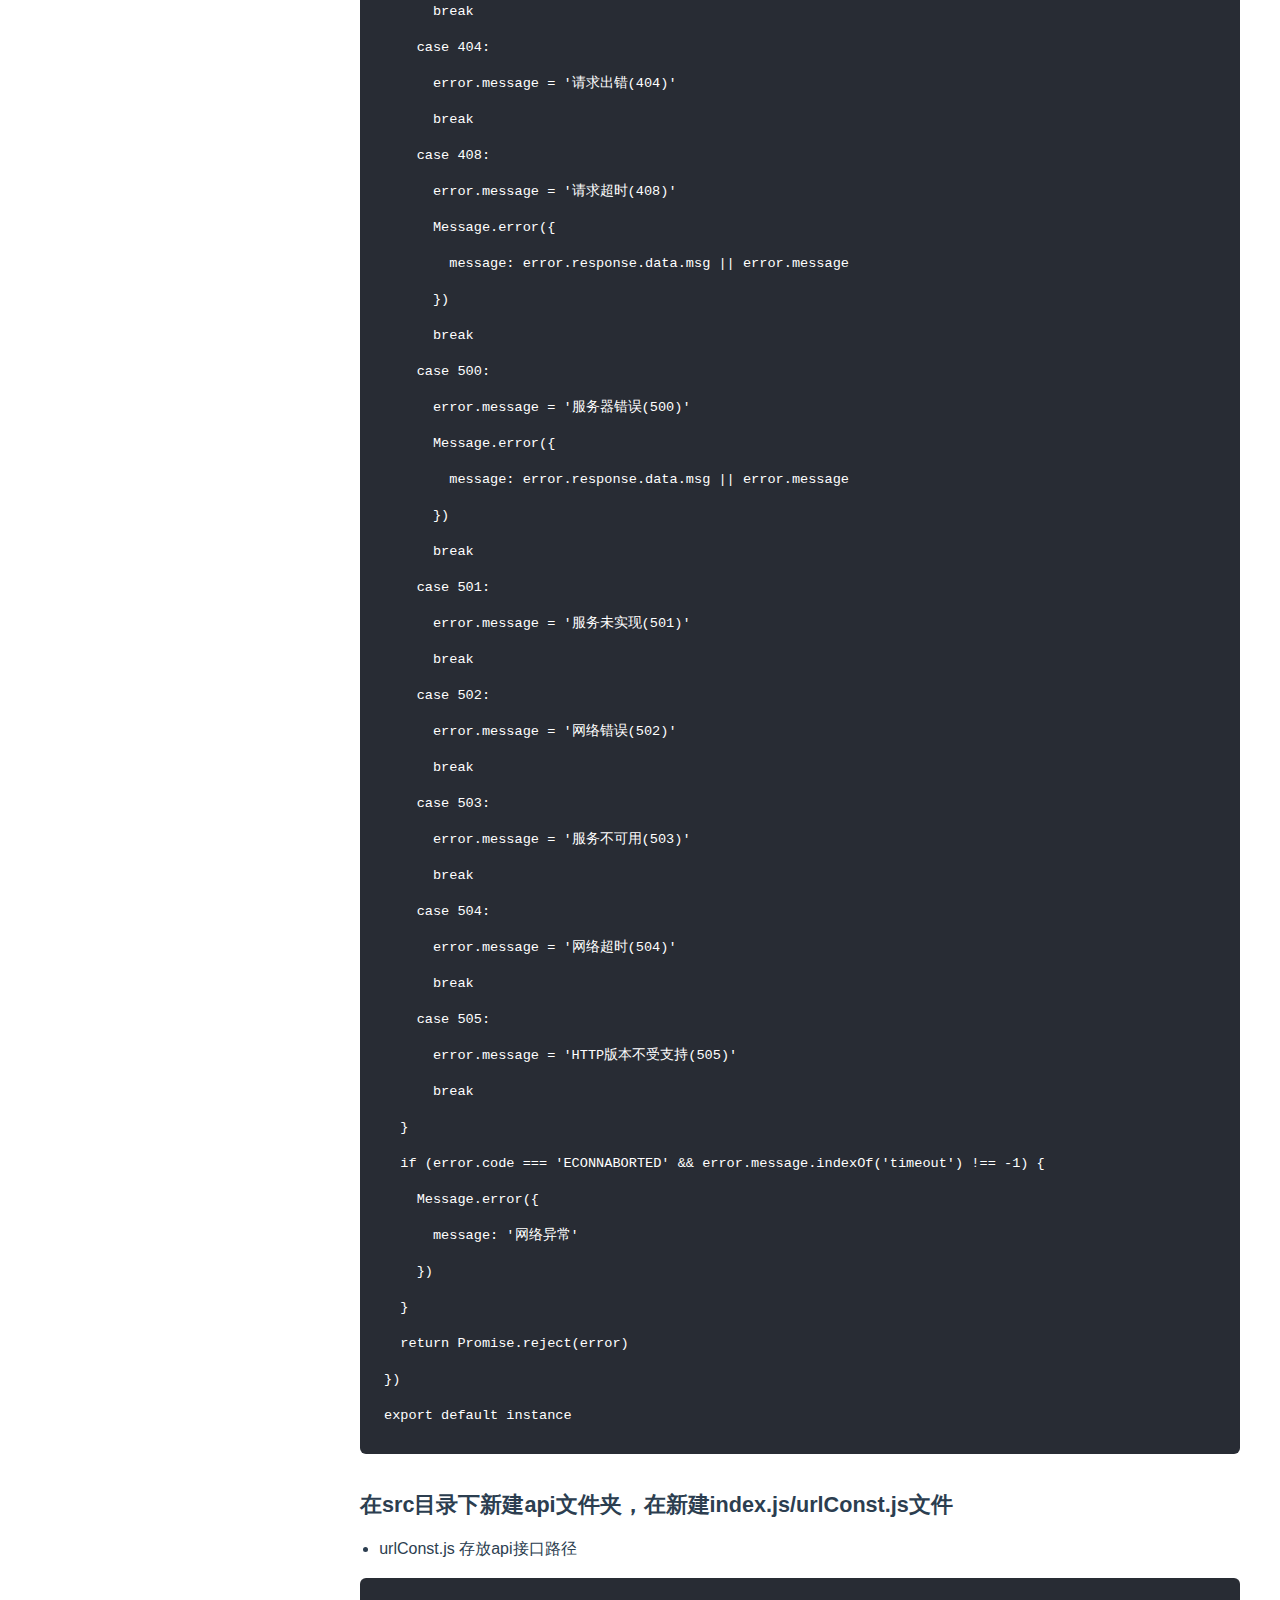
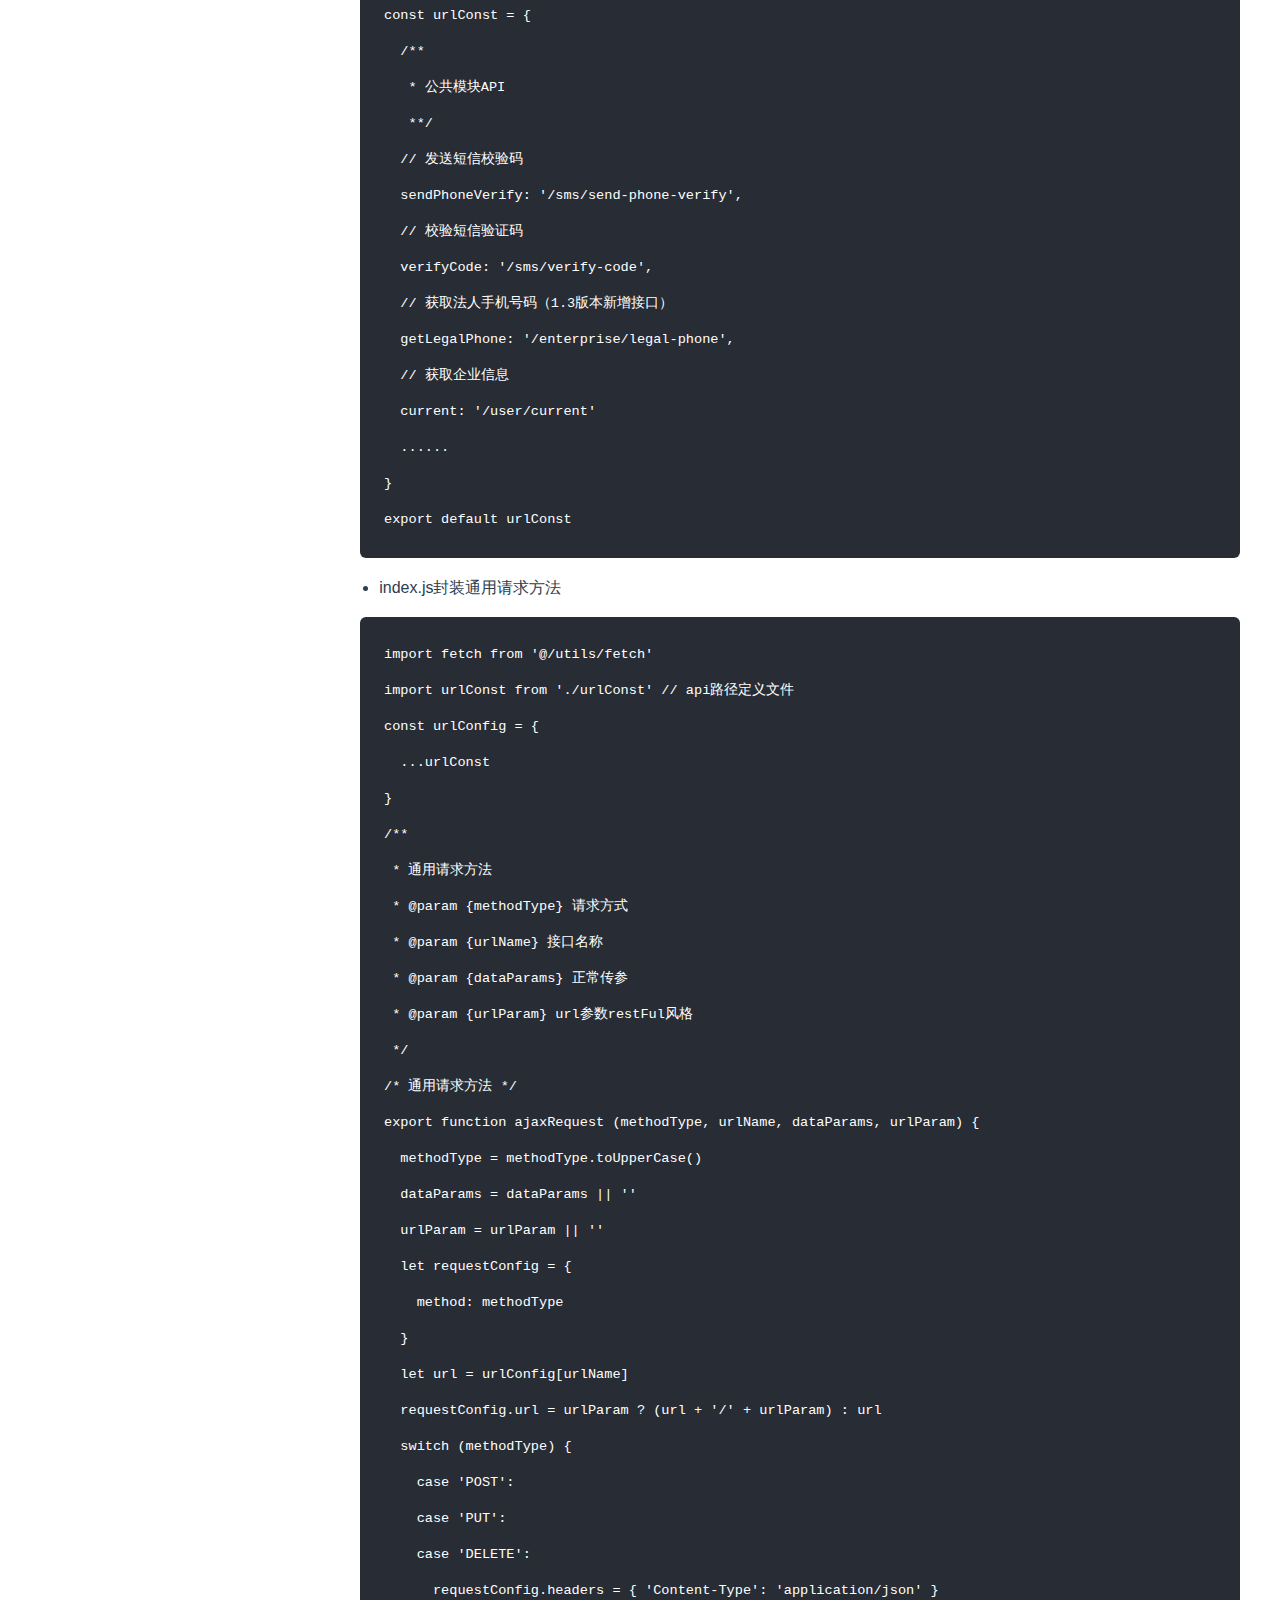
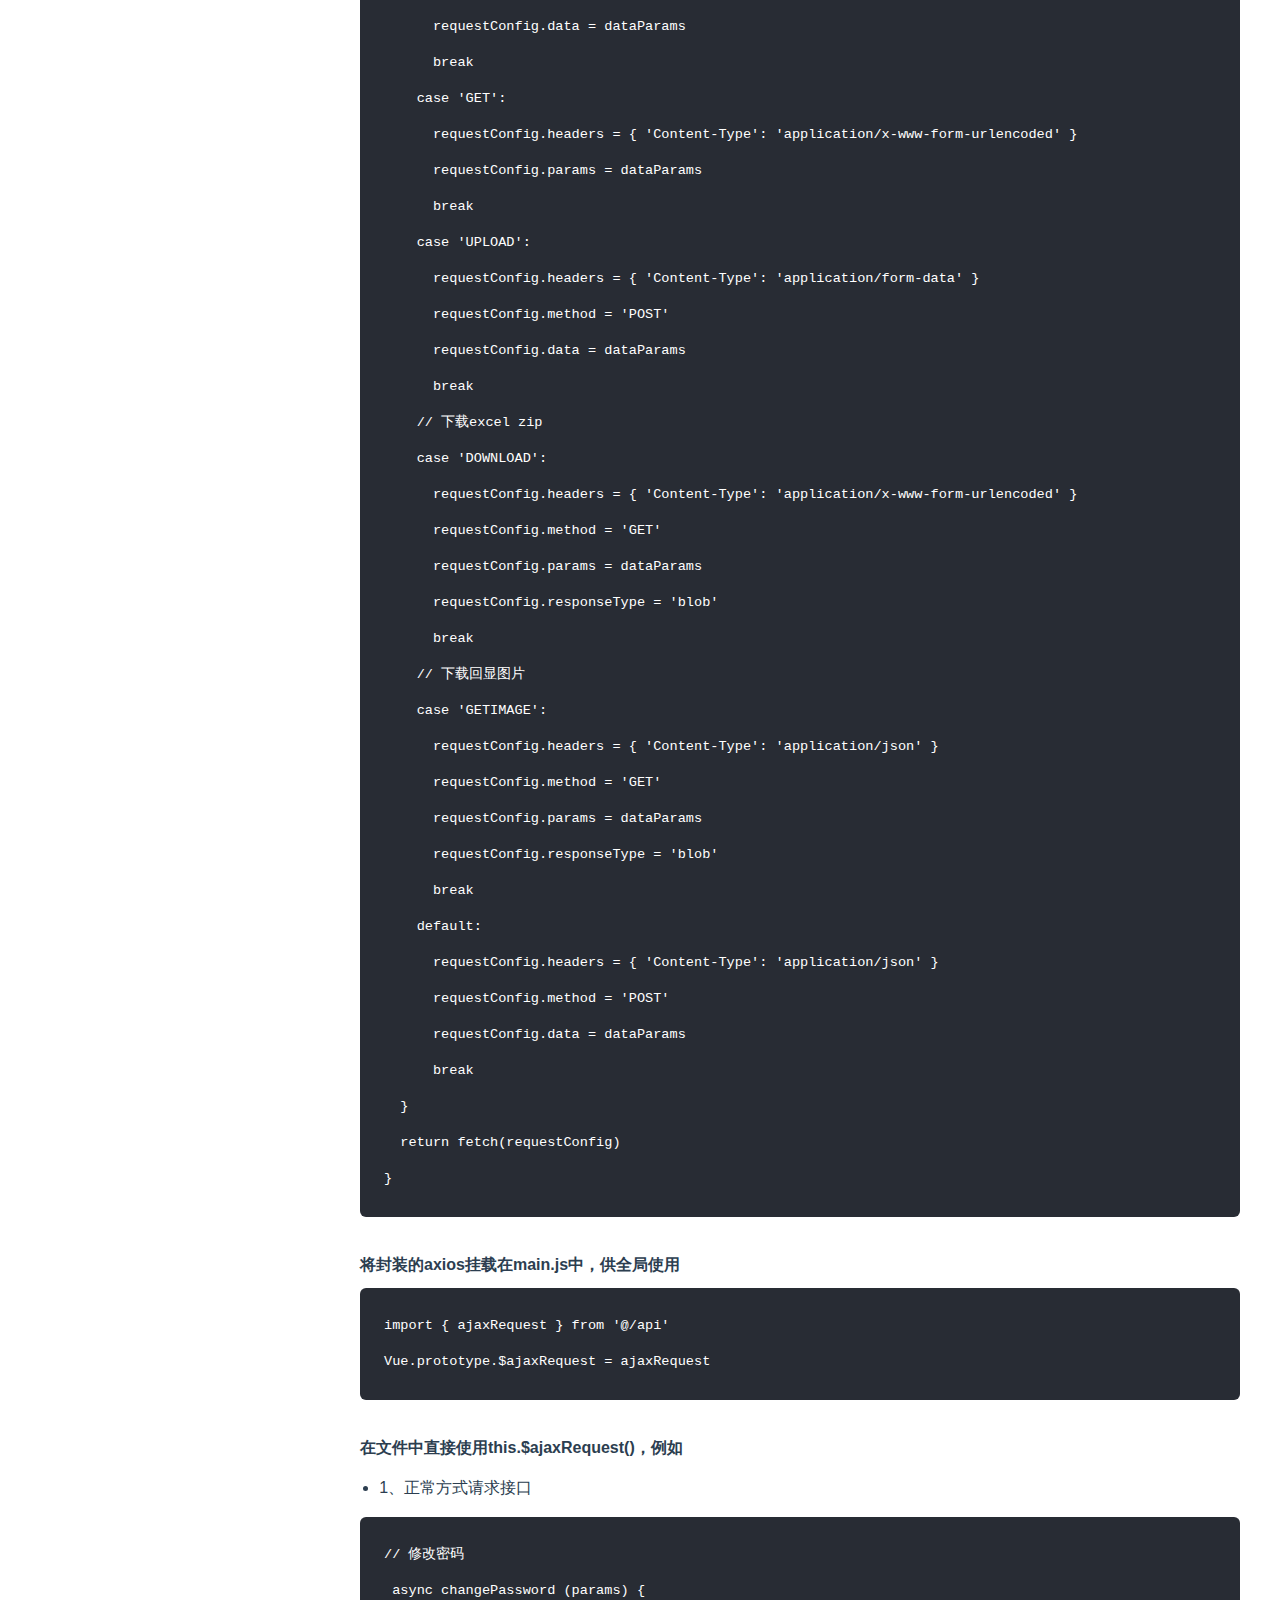
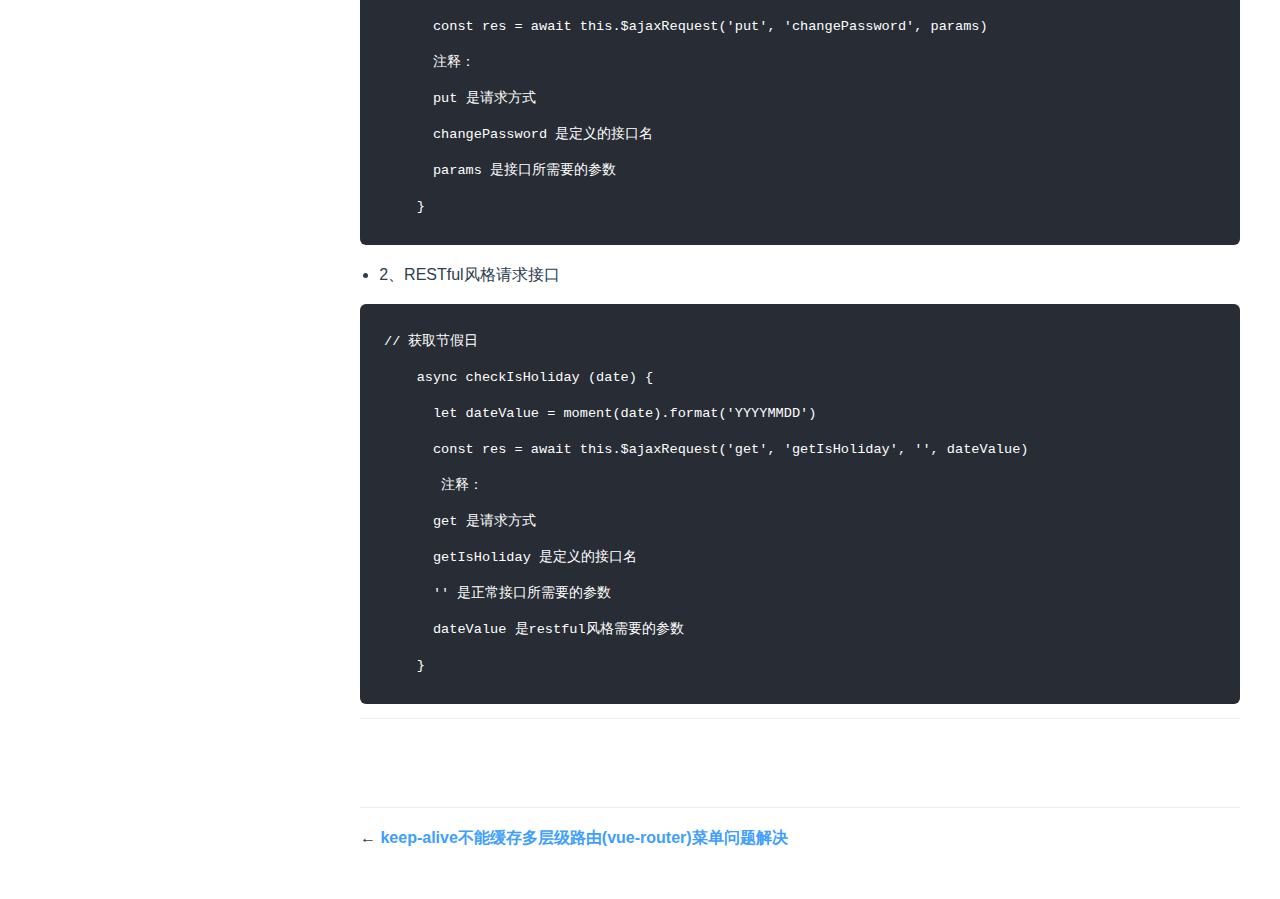
<file: projectProblem/axios.html>
<!DOCTYPE html>
<html lang="en-US">
  <head>
    <meta charset="utf-8">
    <meta name="viewport" content="width=device-width,initial-scale=1">
    <title>axios二次封装，接口统一存放,满足RESTful风格 | 致创前端组件文档库</title>
    <meta name="generator" content="VuePress 1.9.10">
    <link rel="shortcut icon" type="image/zc-icon" href="./favicon.png">
    <meta name="description" content="基于Element-ui二次封装基础组件示例">
    
    <link rel="preload" href="/assets/css/0.styles.d8338e41.css" as="style"><link rel="preload" href="/assets/js/app.38f5cb96.js" as="script"><link rel="preload" href="/assets/js/3.809df8ea.js" as="script"><link rel="preload" href="/assets/js/2.dabe491d.js" as="script"><link rel="preload" href="/assets/js/1.8cdb951c.js" as="script"><link rel="preload" href="/assets/js/88.a535ade7.js" as="script"><link rel="prefetch" href="/assets/js/11.91ef020d.js"><link rel="prefetch" href="/assets/js/12.e10dbcc9.js"><link rel="prefetch" href="/assets/js/13.f9af627b.js"><link rel="prefetch" href="/assets/js/14.14c6b430.js"><link rel="prefetch" href="/assets/js/15.88da00e8.js"><link rel="prefetch" href="/assets/js/16.9b8a3fca.js"><link rel="prefetch" href="/assets/js/17.b452518d.js"><link rel="prefetch" href="/assets/js/18.a1570c7f.js"><link rel="prefetch" href="/assets/js/19.c80a5670.js"><link rel="prefetch" href="/assets/js/20.29bc9df2.js"><link rel="prefetch" href="/assets/js/21.93016fa4.js"><link rel="prefetch" href="/assets/js/22.0cba7c37.js"><link rel="prefetch" href="/assets/js/23.2c584ea5.js"><link rel="prefetch" href="/assets/js/24.a94ad92a.js"><link rel="prefetch" href="/assets/js/25.3dc73b59.js"><link rel="prefetch" href="/assets/js/26.7d805cbd.js"><link rel="prefetch" href="/assets/js/27.780f9664.js"><link rel="prefetch" href="/assets/js/28.c6e570b8.js"><link rel="prefetch" href="/assets/js/29.4a8a10e7.js"><link rel="prefetch" href="/assets/js/30.7ee01bf8.js"><link rel="prefetch" href="/assets/js/31.c170cd8a.js"><link rel="prefetch" href="/assets/js/32.df3e2f1f.js"><link rel="prefetch" href="/assets/js/33.fc3fd968.js"><link rel="prefetch" href="/assets/js/34.24ce7bb3.js"><link rel="prefetch" href="/assets/js/35.2faae89e.js"><link rel="prefetch" href="/assets/js/36.a23457b0.js"><link rel="prefetch" href="/assets/js/37.d3afb60f.js"><link rel="prefetch" href="/assets/js/38.d874fe7a.js"><link rel="prefetch" href="/assets/js/39.3ae51ff4.js"><link rel="prefetch" href="/assets/js/4.fabbe67a.js"><link rel="prefetch" href="/assets/js/40.5b0e0461.js"><link rel="prefetch" href="/assets/js/41.55f0d38d.js"><link rel="prefetch" href="/assets/js/42.865305af.js"><link rel="prefetch" href="/assets/js/43.6b21a974.js"><link rel="prefetch" href="/assets/js/44.05a69a15.js"><link rel="prefetch" href="/assets/js/45.ef90c215.js"><link rel="prefetch" href="/assets/js/46.0b70edce.js"><link rel="prefetch" href="/assets/js/47.efe04989.js"><link rel="prefetch" href="/assets/js/48.a5ea71c4.js"><link rel="prefetch" href="/assets/js/49.ceee2f3e.js"><link rel="prefetch" href="/assets/js/5.2c03e1eb.js"><link rel="prefetch" href="/assets/js/50.558f0ea1.js"><link rel="prefetch" href="/assets/js/51.a34e5819.js"><link rel="prefetch" href="/assets/js/52.e8be8a47.js"><link rel="prefetch" href="/assets/js/53.2a99439b.js"><link rel="prefetch" href="/assets/js/54.05ec15cc.js"><link rel="prefetch" href="/assets/js/55.a6713266.js"><link rel="prefetch" href="/assets/js/56.b5fcb383.js"><link rel="prefetch" href="/assets/js/57.8ccc358a.js"><link rel="prefetch" href="/assets/js/58.136b5496.js"><link rel="prefetch" href="/assets/js/59.7e410b7f.js"><link rel="prefetch" href="/assets/js/6.a9ae57ef.js"><link rel="prefetch" href="/assets/js/60.f24b46a9.js"><link rel="prefetch" href="/assets/js/61.c7bde7cc.js"><link rel="prefetch" href="/assets/js/62.7207af71.js"><link rel="prefetch" href="/assets/js/63.91543d42.js"><link rel="prefetch" href="/assets/js/64.c98de79e.js"><link rel="prefetch" href="/assets/js/65.db45b4f5.js"><link rel="prefetch" href="/assets/js/66.fa75265c.js"><link rel="prefetch" href="/assets/js/67.8fd0a9ac.js"><link rel="prefetch" href="/assets/js/68.dc9b1e9f.js"><link rel="prefetch" href="/assets/js/69.210243ed.js"><link rel="prefetch" href="/assets/js/7.fd2e585a.js"><link rel="prefetch" href="/assets/js/70.5c19020f.js"><link rel="prefetch" href="/assets/js/71.67e0cb32.js"><link rel="prefetch" href="/assets/js/72.5fbe1394.js"><link rel="prefetch" href="/assets/js/73.3923ce27.js"><link rel="prefetch" href="/assets/js/74.4ef974e2.js"><link rel="prefetch" href="/assets/js/75.b6b36a55.js"><link rel="prefetch" href="/assets/js/76.e9d3389b.js"><link rel="prefetch" href="/assets/js/77.bd25b8dd.js"><link rel="prefetch" href="/assets/js/78.1287d8d2.js"><link rel="prefetch" href="/assets/js/79.0049db74.js"><link rel="prefetch" href="/assets/js/8.682ab1f8.js"><link rel="prefetch" href="/assets/js/80.7703179f.js"><link rel="prefetch" href="/assets/js/81.a5677fc9.js"><link rel="prefetch" href="/assets/js/82.cabc9897.js"><link rel="prefetch" href="/assets/js/83.733eaa0d.js"><link rel="prefetch" href="/assets/js/84.ce81214c.js"><link rel="prefetch" href="/assets/js/85.744c6095.js"><link rel="prefetch" href="/assets/js/86.4276be01.js"><link rel="prefetch" href="/assets/js/87.922e78fe.js"><link rel="prefetch" href="/assets/js/89.3d6bef61.js"><link rel="prefetch" href="/assets/js/90.f22cfae5.js"><link rel="prefetch" href="/assets/js/vendors~docsearch.ed914c80.js">
    <link rel="stylesheet" href="/assets/css/0.styles.d8338e41.css">
  </head>
  <body>
    <div id="app" data-server-rendered="true"><div class="theme-container"><header class="navbar"><div class="sidebar-button"><svg xmlns="http://www.w3.org/2000/svg" aria-hidden="true" role="img" viewBox="0 0 448 512" class="icon"><path fill="currentColor" d="M436 124H12c-6.627 0-12-5.373-12-12V80c0-6.627 5.373-12 12-12h424c6.627 0 12 5.373 12 12v32c0 6.627-5.373 12-12 12zm0 160H12c-6.627 0-12-5.373-12-12v-32c0-6.627 5.373-12 12-12h424c6.627 0 12 5.373 12 12v32c0 6.627-5.373 12-12 12zm0 160H12c-6.627 0-12-5.373-12-12v-32c0-6.627 5.373-12 12-12h424c6.627 0 12 5.373 12 12v32c0 6.627-5.373 12-12 12z"></path></svg></div> <a href="/" class="home-link router-link-active"><!----> <span class="site-name">致创前端组件文档库</span></a> <div class="links"><div class="search-box"><input aria-label="Search" autocomplete="off" spellcheck="false" value=""> <!----></div> <nav class="nav-links can-hide"><div class="nav-item"><a href="/" class="nav-link">
  主页
</a></div><div class="nav-item"><a href="/baseComponents/" class="nav-link">
  基础组件
</a></div> <a href="https://github.com" target="_blank" rel="noopener noreferrer" class="repo-link">
    GitHub
    <span><svg xmlns="http://www.w3.org/2000/svg" aria-hidden="true" focusable="false" x="0px" y="0px" viewBox="0 0 100 100" width="15" height="15" class="icon outbound"><path fill="currentColor" d="M18.8,85.1h56l0,0c2.2,0,4-1.8,4-4v-32h-8v28h-48v-48h28v-8h-32l0,0c-2.2,0-4,1.8-4,4v56C14.8,83.3,16.6,85.1,18.8,85.1z"></path> <polygon fill="currentColor" points="45.7,48.7 51.3,54.3 77.2,28.5 77.2,37.2 85.2,37.2 85.2,14.9 62.8,14.9 62.8,22.9 71.5,22.9"></polygon></svg> <span class="sr-only">(opens new window)</span></span></a></nav></div></header> <div class="sidebar-mask"></div> <aside class="sidebar"><nav class="nav-links"><div class="nav-item"><a href="/" class="nav-link">
  主页
</a></div><div class="nav-item"><a href="/baseComponents/" class="nav-link">
  基础组件
</a></div> <a href="https://github.com" target="_blank" rel="noopener noreferrer" class="repo-link">
    GitHub
    <span><svg xmlns="http://www.w3.org/2000/svg" aria-hidden="true" focusable="false" x="0px" y="0px" viewBox="0 0 100 100" width="15" height="15" class="icon outbound"><path fill="currentColor" d="M18.8,85.1h56l0,0c2.2,0,4-1.8,4-4v-32h-8v28h-48v-48h28v-8h-32l0,0c-2.2,0-4,1.8-4,4v56C14.8,83.3,16.6,85.1,18.8,85.1z"></path> <polygon fill="currentColor" points="45.7,48.7 51.3,54.3 77.2,28.5 77.2,37.2 85.2,37.2 85.2,14.9 62.8,14.9 62.8,22.9 71.5,22.9"></polygon></svg> <span class="sr-only">(opens new window)</span></span></a></nav>  <ul class="sidebar-links"><li><section class="sidebar-group depth-0"><p class="sidebar-heading open"><span>Vue项目</span> <!----></p> <ul class="sidebar-links sidebar-group-items"><li><a href="/projectProblem/permission.html" class="sidebar-link">Vue 项目 菜单权限及按钮级权限控制</a></li><li><a href="/projectProblem/keepAlive.html" class="sidebar-link">keep-alive不能缓存多层级路由(vue-router)菜单问题解决</a></li><li><a href="/projectProblem/axios.html" aria-current="page" class="active sidebar-link">axios二次封装，接口统一存放,满足RESTful风格</a><ul class="sidebar-sub-headers"></ul></li></ul></section></li></ul> </aside> <main class="page"> <div class="theme-default-content content__default"><h1 id="axios二次封装-接口统一存放-满足restful风格"><a href="#axios二次封装-接口统一存放-满足restful风格" class="header-anchor">#</a> axios二次封装，接口统一存放,满足RESTful风格</h1> <h3 id="在新建项目目录src下utils文件夹新建fetch-js文件-此文件统一处理所有http请求和响应。"><a href="#在新建项目目录src下utils文件夹新建fetch-js文件-此文件统一处理所有http请求和响应。" class="header-anchor">#</a> 在新建项目目录src下utils文件夹新建fetch.js文件，此文件统一处理所有http请求和响应。</h3> <ul><li>直接上代码</li></ul> <div class="language- extra-class"><pre class="language-text"><code>import axios from 'axios'
import qs from 'qs'
import store from '@/store'
import router from '@/router'
import { getToken } from './auth'
import { Message, MessageBox } from 'element-ui'

const BASE_URL = '/invoice'
const TIMEOUT_MILLISECONDS = 60000 // 超时链接

const instance = axios.create({
  withCredentials: false,
  baseURL: BASE_URL, // 基本url
  timeout: TIMEOUT_MILLISECONDS,
  headers: {
    'Content-Type': 'application/x-www-form-urlencoded'
  }
})
</code></pre></div><h4 id="axios请求拦截器"><a href="#axios请求拦截器" class="header-anchor">#</a> axios请求拦截器</h4> <div class="language- extra-class"><pre class="language-text"><code>instance.interceptors.request.use((config) =&gt; {
  // 每个接口新增时间戳
  let timestamp = new Date().getTime()
  if (config.url &amp;&amp; config.url.includes('?')) {
    config.url = `${config.url}&amp;t=${timestamp}`
  } else {
    config.url = `${config.url}?t=${timestamp}`
  }
   //PUT POST DELETE方式提交的数据格式化
   if ((config.method === 'post'||config.method === 'put'||config.method === 'delete') &amp;&amp; config.headers['Content-Type'] !== 'application/json') {
    config.data = qs.stringify(config.data)
  }
  // 在发送请求之前 判断是否存在token，如果存在的话，则每个http header都加上token
  if (getToken()) {
    // 让每个请求携带token-- ['Authorization']为自定义key 请根据实际情况自行修改
    config.headers['Authorization'] = getToken()
  }
  return config
},
(error) =&gt; Promise.reject(error)
)
</code></pre></div><h4 id="axios响应拦截器-统一处理所有http响应"><a href="#axios响应拦截器-统一处理所有http响应" class="header-anchor">#</a> axios响应拦截器(统一处理所有http响应)</h4> <div class="language- extra-class"><pre class="language-text"><code>instance.interceptors.response.use((response) =&gt; {
// 下载类型特殊处理文件名
const type = response.request.responseType || ''
  if (type.includes('blob')) {
    let disposition = response.headers['content-disposition']
    let filename = '默认文件名'
    if (disposition &amp;&amp; disposition.indexOf('filename=') !== -1) {
      filename = decodeURI(disposition.substring(disposition.indexOf('filename=') + 9, disposition.length))
    }
    response.data.filename = filename
  }
  return response.data
}, (error) =&gt; {
  switch (error.response &amp;&amp; error.response.status) {
    case 400:
      error.message = '请求错误(400)'
      Message.error({
        message: error.response.data.msg || error.message
      })
      break
    case 401:
      error.message = '登录信息已过期，请重新登录'// (401)
      MessageBox.confirm(error.response.data.msg || error.message, {
        title: '提示',
        confirmButtonText: '确定',
        showCancelButton: false,
        showClose: false,
        type: 'warning'
      }).then(() =&gt; {
       store.dispatch('user/resetToken').then(() =&gt; {
            router.push('/login')
          })
      })
      break
    case 403:
      error.message = '拒绝访问(403)'
      break
    case 404:
      error.message = '请求出错(404)'
      break
    case 408:
      error.message = '请求超时(408)'
      Message.error({
        message: error.response.data.msg || error.message
      })
      break
    case 500:
      error.message = '服务器错误(500)'
      Message.error({
        message: error.response.data.msg || error.message
      })
      break
    case 501:
      error.message = '服务未实现(501)'
      break
    case 502:
      error.message = '网络错误(502)'
      break
    case 503:
      error.message = '服务不可用(503)'
      break
    case 504:
      error.message = '网络超时(504)'
      break
    case 505:
      error.message = 'HTTP版本不受支持(505)'
      break
  }
  if (error.code === 'ECONNABORTED' &amp;&amp; error.message.indexOf('timeout') !== -1) {
    Message.error({
      message: '网络异常'
    })
  }
  return Promise.reject(error)
})
export default instance
</code></pre></div><h3 id="在src目录下新建api文件夹-在新建index-js-urlconst-js文件"><a href="#在src目录下新建api文件夹-在新建index-js-urlconst-js文件" class="header-anchor">#</a> 在src目录下新建api文件夹，在新建index.js/urlConst.js文件</h3> <ul><li>urlConst.js 存放api接口路径</li></ul> <div class="language- extra-class"><pre class="language-text"><code>const urlConst = {
  /**
   * 公共模块API
   **/
  // 发送短信校验码
  sendPhoneVerify: '/sms/send-phone-verify',
  // 校验短信验证码
  verifyCode: '/sms/verify-code',
  // 获取法人手机号码（1.3版本新增接口）
  getLegalPhone: '/enterprise/legal-phone',
  // 获取企业信息
  current: '/user/current'
  ......
}
export default urlConst
</code></pre></div><ul><li>index.js封装通用请求方法</li></ul> <div class="language- extra-class"><pre class="language-text"><code>import fetch from '@/utils/fetch'
import urlConst from './urlConst' // api路径定义文件
const urlConfig = {
  ...urlConst
}
/**
 * 通用请求方法
 * @param {methodType} 请求方式
 * @param {urlName} 接口名称
 * @param {dataParams} 正常传参
 * @param {urlParam} url参数restFul风格
 */
/* 通用请求方法 */
export function ajaxRequest (methodType, urlName, dataParams, urlParam) {
  methodType = methodType.toUpperCase()
  dataParams = dataParams || ''
  urlParam = urlParam || ''
  let requestConfig = {
    method: methodType
  }
  let url = urlConfig[urlName]
  requestConfig.url = urlParam ? (url + '/' + urlParam) : url
  switch (methodType) {
    case 'POST':
    case 'PUT':
    case 'DELETE':
      requestConfig.headers = { 'Content-Type': 'application/json' }
      requestConfig.data = dataParams
      break
    case 'GET':
      requestConfig.headers = { 'Content-Type': 'application/x-www-form-urlencoded' }
      requestConfig.params = dataParams
      break
    case 'UPLOAD':
      requestConfig.headers = { 'Content-Type': 'application/form-data' }
      requestConfig.method = 'POST'
      requestConfig.data = dataParams
      break
    // 下载excel zip
    case 'DOWNLOAD':
      requestConfig.headers = { 'Content-Type': 'application/x-www-form-urlencoded' }
      requestConfig.method = 'GET'
      requestConfig.params = dataParams
      requestConfig.responseType = 'blob'
      break
    // 下载回显图片
    case 'GETIMAGE':
      requestConfig.headers = { 'Content-Type': 'application/json' }
      requestConfig.method = 'GET'
      requestConfig.params = dataParams
      requestConfig.responseType = 'blob'
      break
    default:
      requestConfig.headers = { 'Content-Type': 'application/json' }
      requestConfig.method = 'POST'
      requestConfig.data = dataParams
      break
  }
  return fetch(requestConfig)
}
</code></pre></div><h4 id="将封装的axios挂载在main-js中-供全局使用"><a href="#将封装的axios挂载在main-js中-供全局使用" class="header-anchor">#</a> 将封装的axios挂载在main.js中，供全局使用</h4> <div class="language- extra-class"><pre class="language-text"><code>import { ajaxRequest } from '@/api'
Vue.prototype.$ajaxRequest = ajaxRequest
</code></pre></div><h4 id="在文件中直接使用this-ajaxrequest-例如"><a href="#在文件中直接使用this-ajaxrequest-例如" class="header-anchor">#</a> 在文件中直接使用this.$ajaxRequest()，例如</h4> <ul><li>1、正常方式请求接口</li></ul> <div class="language- extra-class"><pre class="language-text"><code>// 修改密码
 async changePassword (params) {
      const res = await this.$ajaxRequest('put', 'changePassword', params)
      注释：
      put 是请求方式
      changePassword 是定义的接口名
      params 是接口所需要的参数
    }
</code></pre></div><ul><li>2、RESTful风格请求接口</li></ul> <div class="language- extra-class"><pre class="language-text"><code>// 获取节假日
    async checkIsHoliday (date) {
      let dateValue = moment(date).format('YYYYMMDD')
      const res = await this.$ajaxRequest('get', 'getIsHoliday', '', dateValue)
       注释：
      get 是请求方式
      getIsHoliday 是定义的接口名
      '' 是正常接口所需要的参数
      dateValue 是restful风格需要的参数
    }
</code></pre></div><hr></div> <footer class="page-edit"><!----> <!----></footer> <div class="page-nav"><p class="inner"><span class="prev">
      ←
      <a href="/projectProblem/keepAlive.html" class="prev">
        keep-alive不能缓存多层级路由(vue-router)菜单问题解决
      </a></span> <!----></p></div> </main></div><div class="global-ui"><!----></div></div>
    <script src="/assets/js/app.38f5cb96.js" defer></script><script src="/assets/js/3.809df8ea.js" defer></script><script src="/assets/js/2.dabe491d.js" defer></script><script src="/assets/js/1.8cdb951c.js" defer></script><script src="/assets/js/88.a535ade7.js" defer></script>
  </body>
</html>
</file>
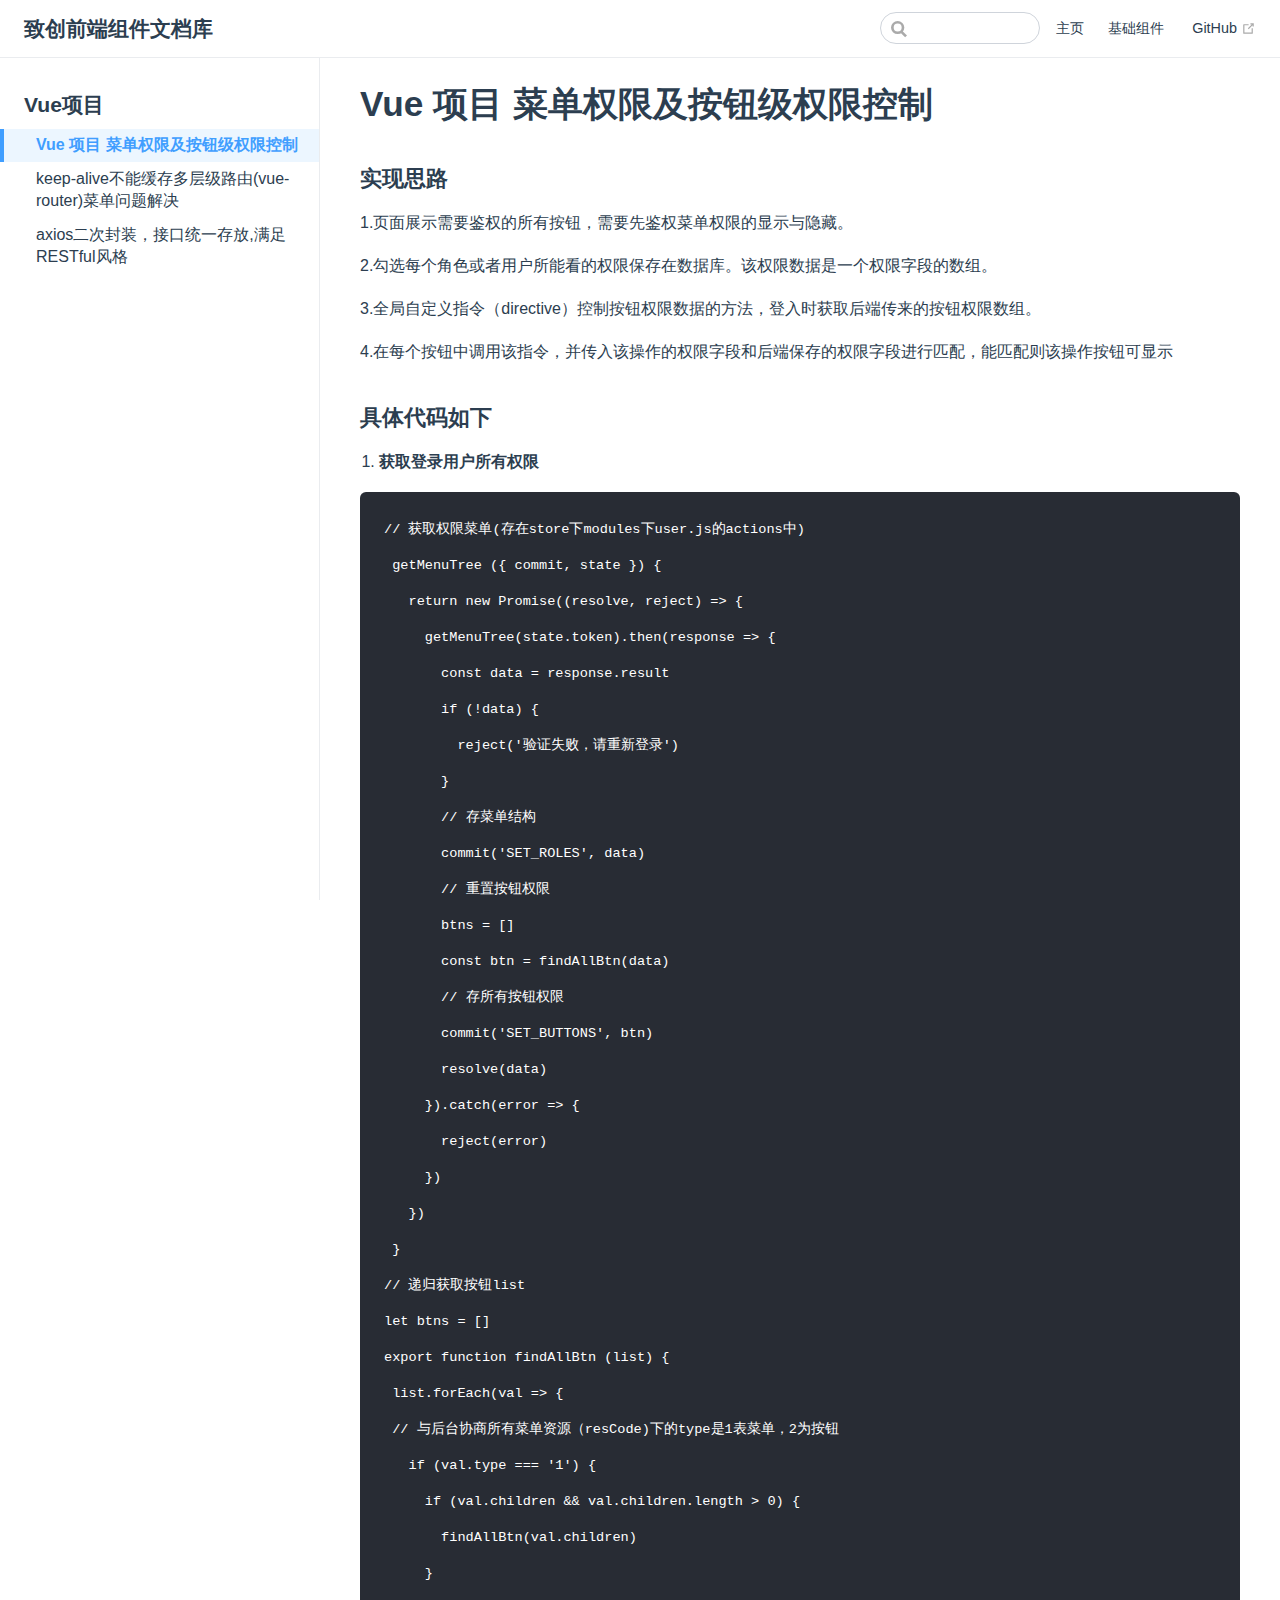
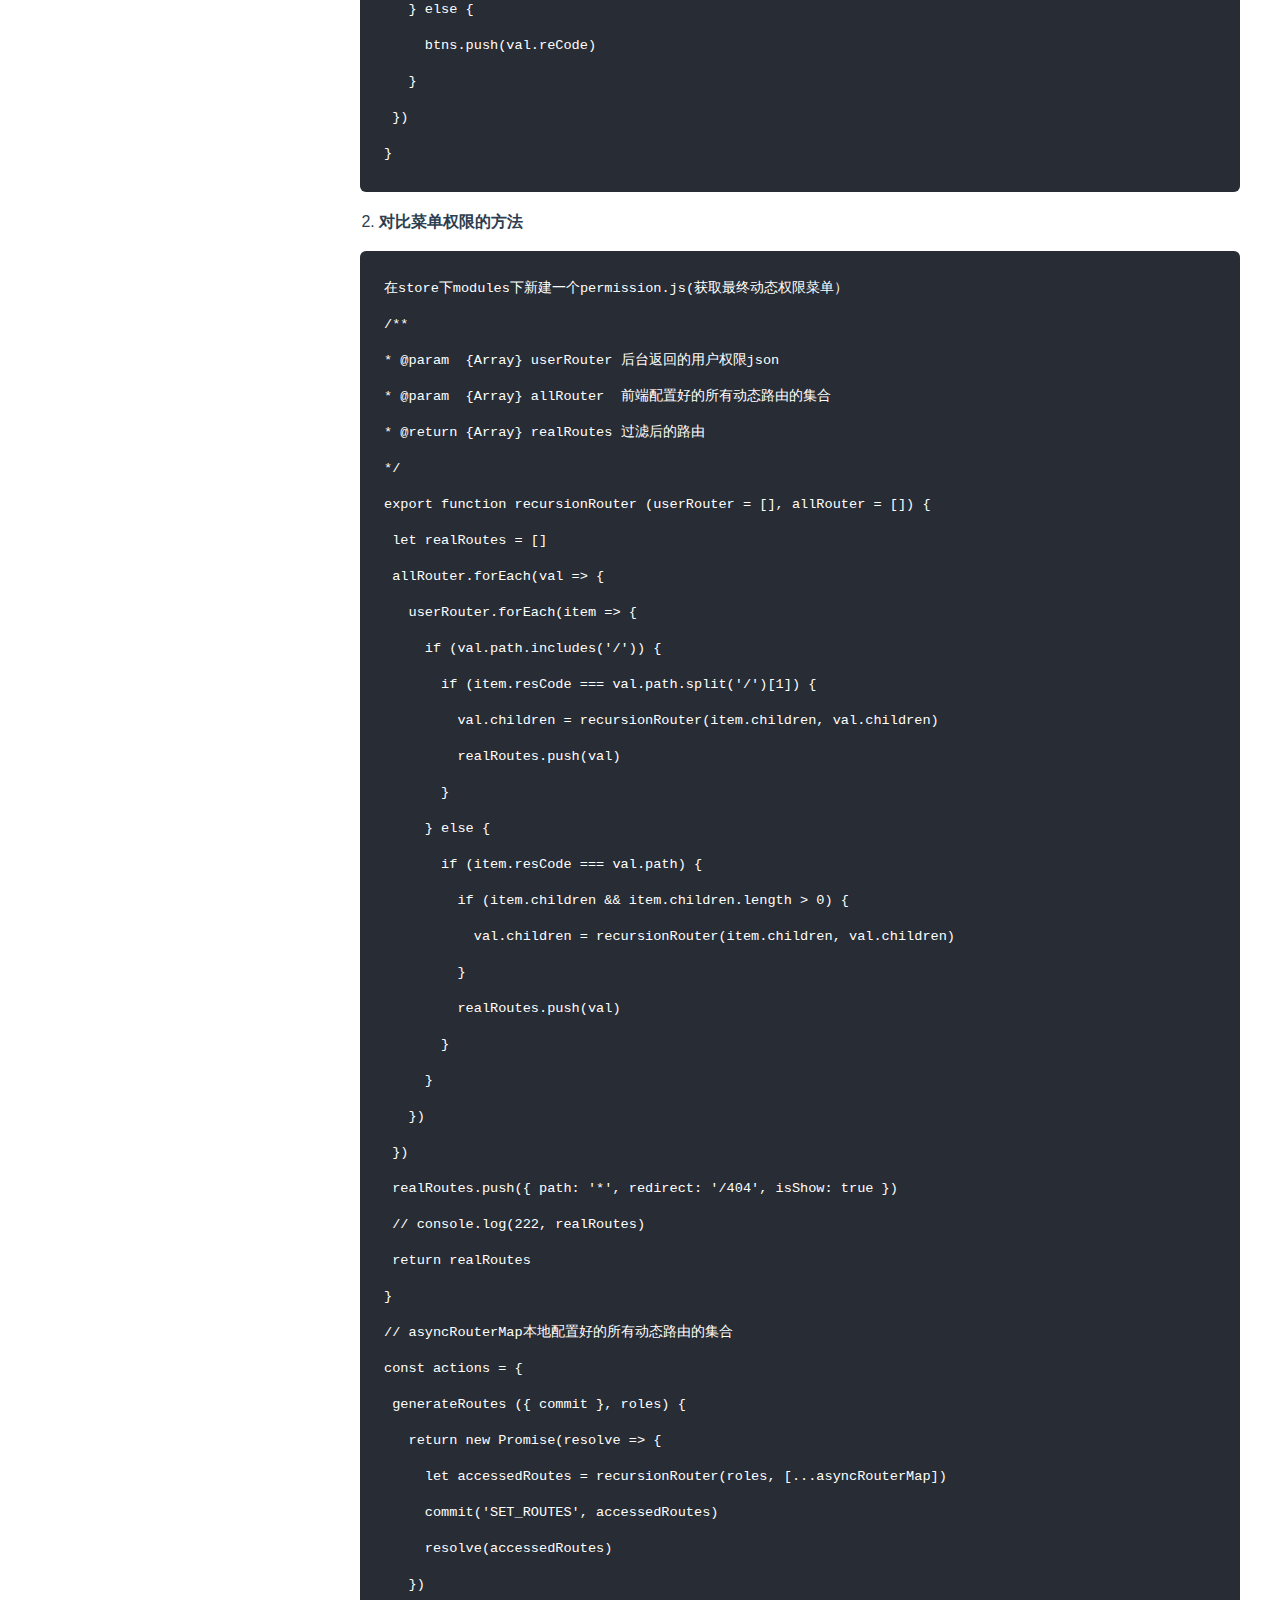
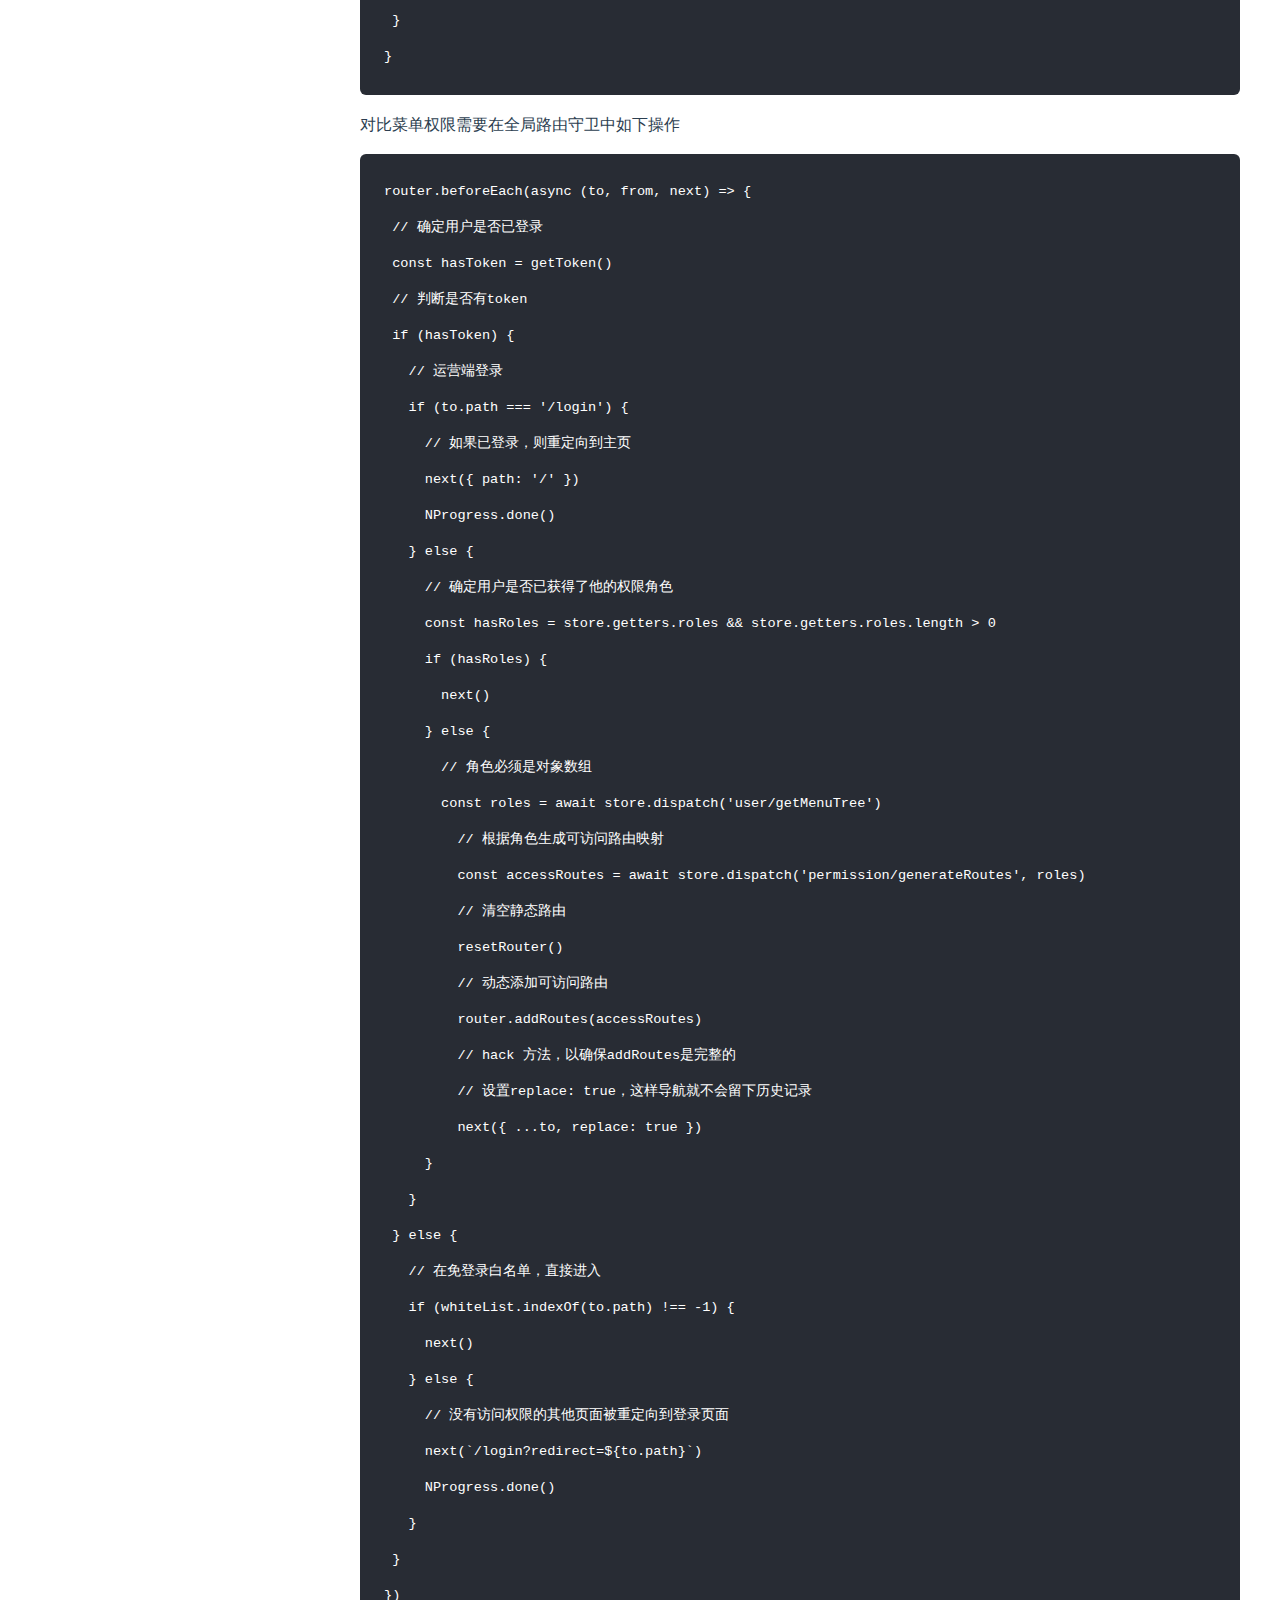
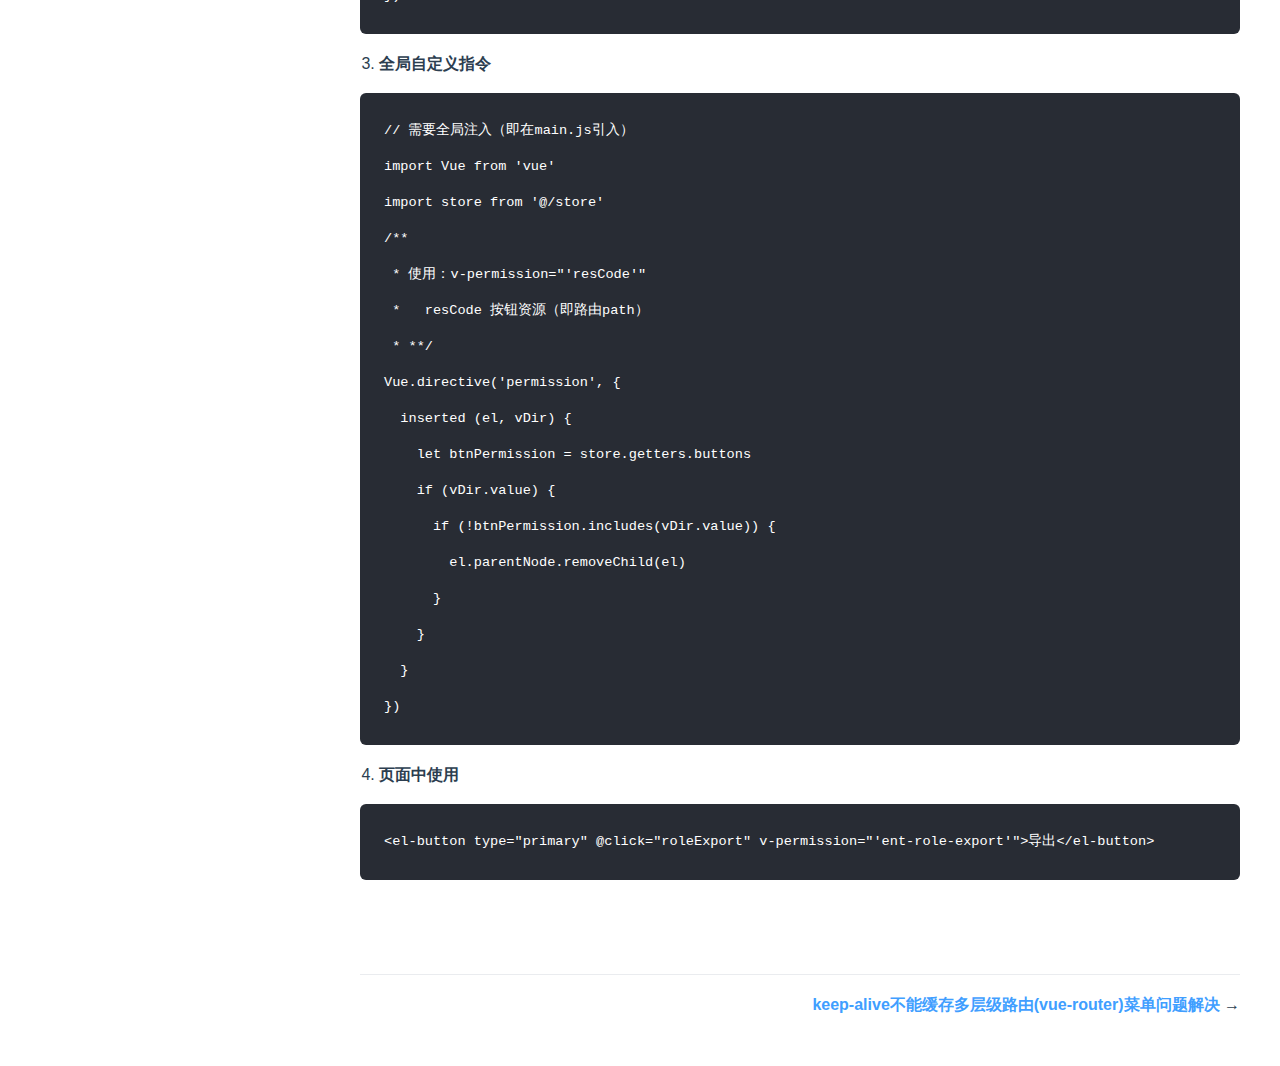
<file: projectProblem/permission.html>
<!DOCTYPE html>
<html lang="en-US">
  <head>
    <meta charset="utf-8">
    <meta name="viewport" content="width=device-width,initial-scale=1">
    <title>Vue 项目 菜单权限及按钮级权限控制 | 致创前端组件文档库</title>
    <meta name="generator" content="VuePress 1.9.10">
    <link rel="shortcut icon" type="image/zc-icon" href="./favicon.png">
    <meta name="description" content="基于Element-ui二次封装基础组件示例">
    
    <link rel="preload" href="/assets/css/0.styles.d8338e41.css" as="style"><link rel="preload" href="/assets/js/app.38f5cb96.js" as="script"><link rel="preload" href="/assets/js/3.809df8ea.js" as="script"><link rel="preload" href="/assets/js/2.dabe491d.js" as="script"><link rel="preload" href="/assets/js/1.8cdb951c.js" as="script"><link rel="preload" href="/assets/js/90.f22cfae5.js" as="script"><link rel="prefetch" href="/assets/js/11.91ef020d.js"><link rel="prefetch" href="/assets/js/12.e10dbcc9.js"><link rel="prefetch" href="/assets/js/13.f9af627b.js"><link rel="prefetch" href="/assets/js/14.14c6b430.js"><link rel="prefetch" href="/assets/js/15.88da00e8.js"><link rel="prefetch" href="/assets/js/16.9b8a3fca.js"><link rel="prefetch" href="/assets/js/17.b452518d.js"><link rel="prefetch" href="/assets/js/18.a1570c7f.js"><link rel="prefetch" href="/assets/js/19.c80a5670.js"><link rel="prefetch" href="/assets/js/20.29bc9df2.js"><link rel="prefetch" href="/assets/js/21.93016fa4.js"><link rel="prefetch" href="/assets/js/22.0cba7c37.js"><link rel="prefetch" href="/assets/js/23.2c584ea5.js"><link rel="prefetch" href="/assets/js/24.a94ad92a.js"><link rel="prefetch" href="/assets/js/25.3dc73b59.js"><link rel="prefetch" href="/assets/js/26.7d805cbd.js"><link rel="prefetch" href="/assets/js/27.780f9664.js"><link rel="prefetch" href="/assets/js/28.c6e570b8.js"><link rel="prefetch" href="/assets/js/29.4a8a10e7.js"><link rel="prefetch" href="/assets/js/30.7ee01bf8.js"><link rel="prefetch" href="/assets/js/31.c170cd8a.js"><link rel="prefetch" href="/assets/js/32.df3e2f1f.js"><link rel="prefetch" href="/assets/js/33.fc3fd968.js"><link rel="prefetch" href="/assets/js/34.24ce7bb3.js"><link rel="prefetch" href="/assets/js/35.2faae89e.js"><link rel="prefetch" href="/assets/js/36.a23457b0.js"><link rel="prefetch" href="/assets/js/37.d3afb60f.js"><link rel="prefetch" href="/assets/js/38.d874fe7a.js"><link rel="prefetch" href="/assets/js/39.3ae51ff4.js"><link rel="prefetch" href="/assets/js/4.fabbe67a.js"><link rel="prefetch" href="/assets/js/40.5b0e0461.js"><link rel="prefetch" href="/assets/js/41.55f0d38d.js"><link rel="prefetch" href="/assets/js/42.865305af.js"><link rel="prefetch" href="/assets/js/43.6b21a974.js"><link rel="prefetch" href="/assets/js/44.05a69a15.js"><link rel="prefetch" href="/assets/js/45.ef90c215.js"><link rel="prefetch" href="/assets/js/46.0b70edce.js"><link rel="prefetch" href="/assets/js/47.efe04989.js"><link rel="prefetch" href="/assets/js/48.a5ea71c4.js"><link rel="prefetch" href="/assets/js/49.ceee2f3e.js"><link rel="prefetch" href="/assets/js/5.2c03e1eb.js"><link rel="prefetch" href="/assets/js/50.558f0ea1.js"><link rel="prefetch" href="/assets/js/51.a34e5819.js"><link rel="prefetch" href="/assets/js/52.e8be8a47.js"><link rel="prefetch" href="/assets/js/53.2a99439b.js"><link rel="prefetch" href="/assets/js/54.05ec15cc.js"><link rel="prefetch" href="/assets/js/55.a6713266.js"><link rel="prefetch" href="/assets/js/56.b5fcb383.js"><link rel="prefetch" href="/assets/js/57.8ccc358a.js"><link rel="prefetch" href="/assets/js/58.136b5496.js"><link rel="prefetch" href="/assets/js/59.7e410b7f.js"><link rel="prefetch" href="/assets/js/6.a9ae57ef.js"><link rel="prefetch" href="/assets/js/60.f24b46a9.js"><link rel="prefetch" href="/assets/js/61.c7bde7cc.js"><link rel="prefetch" href="/assets/js/62.7207af71.js"><link rel="prefetch" href="/assets/js/63.91543d42.js"><link rel="prefetch" href="/assets/js/64.c98de79e.js"><link rel="prefetch" href="/assets/js/65.db45b4f5.js"><link rel="prefetch" href="/assets/js/66.fa75265c.js"><link rel="prefetch" href="/assets/js/67.8fd0a9ac.js"><link rel="prefetch" href="/assets/js/68.dc9b1e9f.js"><link rel="prefetch" href="/assets/js/69.210243ed.js"><link rel="prefetch" href="/assets/js/7.fd2e585a.js"><link rel="prefetch" href="/assets/js/70.5c19020f.js"><link rel="prefetch" href="/assets/js/71.67e0cb32.js"><link rel="prefetch" href="/assets/js/72.5fbe1394.js"><link rel="prefetch" href="/assets/js/73.3923ce27.js"><link rel="prefetch" href="/assets/js/74.4ef974e2.js"><link rel="prefetch" href="/assets/js/75.b6b36a55.js"><link rel="prefetch" href="/assets/js/76.e9d3389b.js"><link rel="prefetch" href="/assets/js/77.bd25b8dd.js"><link rel="prefetch" href="/assets/js/78.1287d8d2.js"><link rel="prefetch" href="/assets/js/79.0049db74.js"><link rel="prefetch" href="/assets/js/8.682ab1f8.js"><link rel="prefetch" href="/assets/js/80.7703179f.js"><link rel="prefetch" href="/assets/js/81.a5677fc9.js"><link rel="prefetch" href="/assets/js/82.cabc9897.js"><link rel="prefetch" href="/assets/js/83.733eaa0d.js"><link rel="prefetch" href="/assets/js/84.ce81214c.js"><link rel="prefetch" href="/assets/js/85.744c6095.js"><link rel="prefetch" href="/assets/js/86.4276be01.js"><link rel="prefetch" href="/assets/js/87.922e78fe.js"><link rel="prefetch" href="/assets/js/88.a535ade7.js"><link rel="prefetch" href="/assets/js/89.3d6bef61.js"><link rel="prefetch" href="/assets/js/vendors~docsearch.ed914c80.js">
    <link rel="stylesheet" href="/assets/css/0.styles.d8338e41.css">
  </head>
  <body>
    <div id="app" data-server-rendered="true"><div class="theme-container"><header class="navbar"><div class="sidebar-button"><svg xmlns="http://www.w3.org/2000/svg" aria-hidden="true" role="img" viewBox="0 0 448 512" class="icon"><path fill="currentColor" d="M436 124H12c-6.627 0-12-5.373-12-12V80c0-6.627 5.373-12 12-12h424c6.627 0 12 5.373 12 12v32c0 6.627-5.373 12-12 12zm0 160H12c-6.627 0-12-5.373-12-12v-32c0-6.627 5.373-12 12-12h424c6.627 0 12 5.373 12 12v32c0 6.627-5.373 12-12 12zm0 160H12c-6.627 0-12-5.373-12-12v-32c0-6.627 5.373-12 12-12h424c6.627 0 12 5.373 12 12v32c0 6.627-5.373 12-12 12z"></path></svg></div> <a href="/" class="home-link router-link-active"><!----> <span class="site-name">致创前端组件文档库</span></a> <div class="links"><div class="search-box"><input aria-label="Search" autocomplete="off" spellcheck="false" value=""> <!----></div> <nav class="nav-links can-hide"><div class="nav-item"><a href="/" class="nav-link">
  主页
</a></div><div class="nav-item"><a href="/baseComponents/" class="nav-link">
  基础组件
</a></div> <a href="https://github.com" target="_blank" rel="noopener noreferrer" class="repo-link">
    GitHub
    <span><svg xmlns="http://www.w3.org/2000/svg" aria-hidden="true" focusable="false" x="0px" y="0px" viewBox="0 0 100 100" width="15" height="15" class="icon outbound"><path fill="currentColor" d="M18.8,85.1h56l0,0c2.2,0,4-1.8,4-4v-32h-8v28h-48v-48h28v-8h-32l0,0c-2.2,0-4,1.8-4,4v56C14.8,83.3,16.6,85.1,18.8,85.1z"></path> <polygon fill="currentColor" points="45.7,48.7 51.3,54.3 77.2,28.5 77.2,37.2 85.2,37.2 85.2,14.9 62.8,14.9 62.8,22.9 71.5,22.9"></polygon></svg> <span class="sr-only">(opens new window)</span></span></a></nav></div></header> <div class="sidebar-mask"></div> <aside class="sidebar"><nav class="nav-links"><div class="nav-item"><a href="/" class="nav-link">
  主页
</a></div><div class="nav-item"><a href="/baseComponents/" class="nav-link">
  基础组件
</a></div> <a href="https://github.com" target="_blank" rel="noopener noreferrer" class="repo-link">
    GitHub
    <span><svg xmlns="http://www.w3.org/2000/svg" aria-hidden="true" focusable="false" x="0px" y="0px" viewBox="0 0 100 100" width="15" height="15" class="icon outbound"><path fill="currentColor" d="M18.8,85.1h56l0,0c2.2,0,4-1.8,4-4v-32h-8v28h-48v-48h28v-8h-32l0,0c-2.2,0-4,1.8-4,4v56C14.8,83.3,16.6,85.1,18.8,85.1z"></path> <polygon fill="currentColor" points="45.7,48.7 51.3,54.3 77.2,28.5 77.2,37.2 85.2,37.2 85.2,14.9 62.8,14.9 62.8,22.9 71.5,22.9"></polygon></svg> <span class="sr-only">(opens new window)</span></span></a></nav>  <ul class="sidebar-links"><li><section class="sidebar-group depth-0"><p class="sidebar-heading open"><span>Vue项目</span> <!----></p> <ul class="sidebar-links sidebar-group-items"><li><a href="/projectProblem/permission.html" aria-current="page" class="active sidebar-link">Vue 项目 菜单权限及按钮级权限控制</a><ul class="sidebar-sub-headers"></ul></li><li><a href="/projectProblem/keepAlive.html" class="sidebar-link">keep-alive不能缓存多层级路由(vue-router)菜单问题解决</a></li><li><a href="/projectProblem/axios.html" class="sidebar-link">axios二次封装，接口统一存放,满足RESTful风格</a></li></ul></section></li></ul> </aside> <main class="page"> <div class="theme-default-content content__default"><h1 id="vue-项目-菜单权限及按钮级权限控制"><a href="#vue-项目-菜单权限及按钮级权限控制" class="header-anchor">#</a> Vue 项目 菜单权限及按钮级权限控制</h1> <h3 id="实现思路"><a href="#实现思路" class="header-anchor">#</a> 实现思路</h3> <p>1.页面展示需要鉴权的所有按钮，需要先鉴权菜单权限的显示与隐藏。</p> <p>2.勾选每个角色或者用户所能看的权限保存在数据库。该权限数据是一个权限字段的数组。</p> <p>3.全局自定义指令（directive）控制按钮权限数据的方法，登入时获取后端传来的按钮权限数组。</p> <p>4.在每个按钮中调用该指令，并传入该操作的权限字段和后端保存的权限字段进行匹配，能匹配则该操作按钮可显示</p> <h3 id="具体代码如下"><a href="#具体代码如下" class="header-anchor">#</a> 具体代码如下</h3> <ol><li><strong>获取登录用户所有权限</strong></li></ol> <div class="language- extra-class"><pre class="language-text"><code>// 获取权限菜单(存在store下modules下user.js的actions中)
 getMenuTree ({ commit, state }) {
   return new Promise((resolve, reject) =&gt; {
     getMenuTree(state.token).then(response =&gt; {
       const data = response.result
       if (!data) {
         reject('验证失败，请重新登录')
       }
       // 存菜单结构
       commit('SET_ROLES', data)
       // 重置按钮权限
       btns = []
       const btn = findAllBtn(data)
       // 存所有按钮权限
       commit('SET_BUTTONS', btn)
       resolve(data)
     }).catch(error =&gt; {
       reject(error)
     })
   })
 }
// 递归获取按钮list
let btns = []
export function findAllBtn (list) {
 list.forEach(val =&gt; {
 // 与后台协商所有菜单资源（resCode)下的type是1表菜单，2为按钮
   if (val.type === '1') {
     if (val.children &amp;&amp; val.children.length &gt; 0) {
       findAllBtn(val.children)
     }
   } else {
     btns.push(val.reCode)
   }
 })
}
</code></pre></div><ol start="2"><li><strong>对比菜单权限的方法</strong></li></ol> <div class="language- extra-class"><pre class="language-text"><code>在store下modules下新建一个permission.js(获取最终动态权限菜单）
/**
* @param  {Array} userRouter 后台返回的用户权限json
* @param  {Array} allRouter  前端配置好的所有动态路由的集合
* @return {Array} realRoutes 过滤后的路由
*/
export function recursionRouter (userRouter = [], allRouter = []) {
 let realRoutes = []
 allRouter.forEach(val =&gt; {
   userRouter.forEach(item =&gt; {
     if (val.path.includes('/')) {
       if (item.resCode === val.path.split('/')[1]) {
         val.children = recursionRouter(item.children, val.children)
         realRoutes.push(val)
       }
     } else {
       if (item.resCode === val.path) {
         if (item.children &amp;&amp; item.children.length &gt; 0) {
           val.children = recursionRouter(item.children, val.children)
         }
         realRoutes.push(val)
       }
     }
   })
 })
 realRoutes.push({ path: '*', redirect: '/404', isShow: true })
 // console.log(222, realRoutes)
 return realRoutes
}
// asyncRouterMap本地配置好的所有动态路由的集合
const actions = {
 generateRoutes ({ commit }, roles) {
   return new Promise(resolve =&gt; {
     let accessedRoutes = recursionRouter(roles, [...asyncRouterMap])
     commit('SET_ROUTES', accessedRoutes)
     resolve(accessedRoutes)
   })
 }
}
</code></pre></div><p>对比菜单权限需要在全局路由守卫中如下操作</p> <div class="language- extra-class"><pre class="language-text"><code>router.beforeEach(async (to, from, next) =&gt; {
 // 确定用户是否已登录
 const hasToken = getToken()
 // 判断是否有token
 if (hasToken) {
   // 运营端登录
   if (to.path === '/login') {
     // 如果已登录，则重定向到主页
     next({ path: '/' })
     NProgress.done()
   } else {
     // 确定用户是否已获得了他的权限角色
     const hasRoles = store.getters.roles &amp;&amp; store.getters.roles.length &gt; 0
     if (hasRoles) {
       next()
     } else {
       // 角色必须是对象数组
       const roles = await store.dispatch('user/getMenuTree')
         // 根据角色生成可访问路由映射
         const accessRoutes = await store.dispatch('permission/generateRoutes', roles)
         // 清空静态路由
         resetRouter()
         // 动态添加可访问路由
         router.addRoutes(accessRoutes)
         // hack 方法，以确保addRoutes是完整的
         // 设置replace: true，这样导航就不会留下历史记录
         next({ ...to, replace: true })
     }
   }
 } else {
   // 在免登录白名单，直接进入
   if (whiteList.indexOf(to.path) !== -1) {
     next()
   } else {
     // 没有访问权限的其他页面被重定向到登录页面
     next(`/login?redirect=${to.path}`)
     NProgress.done()
   }
 }
})
</code></pre></div><ol start="3"><li><strong>全局自定义指令</strong></li></ol> <div class="language- extra-class"><pre class="language-text"><code>// 需要全局注入（即在main.js引入）
import Vue from 'vue'
import store from '@/store'
/**
 * 使用：v-permission=&quot;'resCode'&quot;
 *   resCode 按钮资源（即路由path）
 * **/
Vue.directive('permission', {
  inserted (el, vDir) {
    let btnPermission = store.getters.buttons
    if (vDir.value) {
      if (!btnPermission.includes(vDir.value)) {
        el.parentNode.removeChild(el)
      }
    }
  }
})
</code></pre></div><ol start="4"><li><strong>页面中使用</strong></li></ol> <div class="language- extra-class"><pre class="language-text"><code>&lt;el-button type=&quot;primary&quot; @click=&quot;roleExport&quot; v-permission=&quot;'ent-role-export'&quot;&gt;导出&lt;/el-button&gt;
</code></pre></div></div> <footer class="page-edit"><!----> <!----></footer> <div class="page-nav"><p class="inner"><!----> <span class="next"><a href="/projectProblem/keepAlive.html">
        keep-alive不能缓存多层级路由(vue-router)菜单问题解决
      </a>
      →
    </span></p></div> </main></div><div class="global-ui"><!----></div></div>
    <script src="/assets/js/app.38f5cb96.js" defer></script><script src="/assets/js/3.809df8ea.js" defer></script><script src="/assets/js/2.dabe491d.js" defer></script><script src="/assets/js/1.8cdb951c.js" defer></script><script src="/assets/js/90.f22cfae5.js" defer></script>
  </body>
</html>
</file>
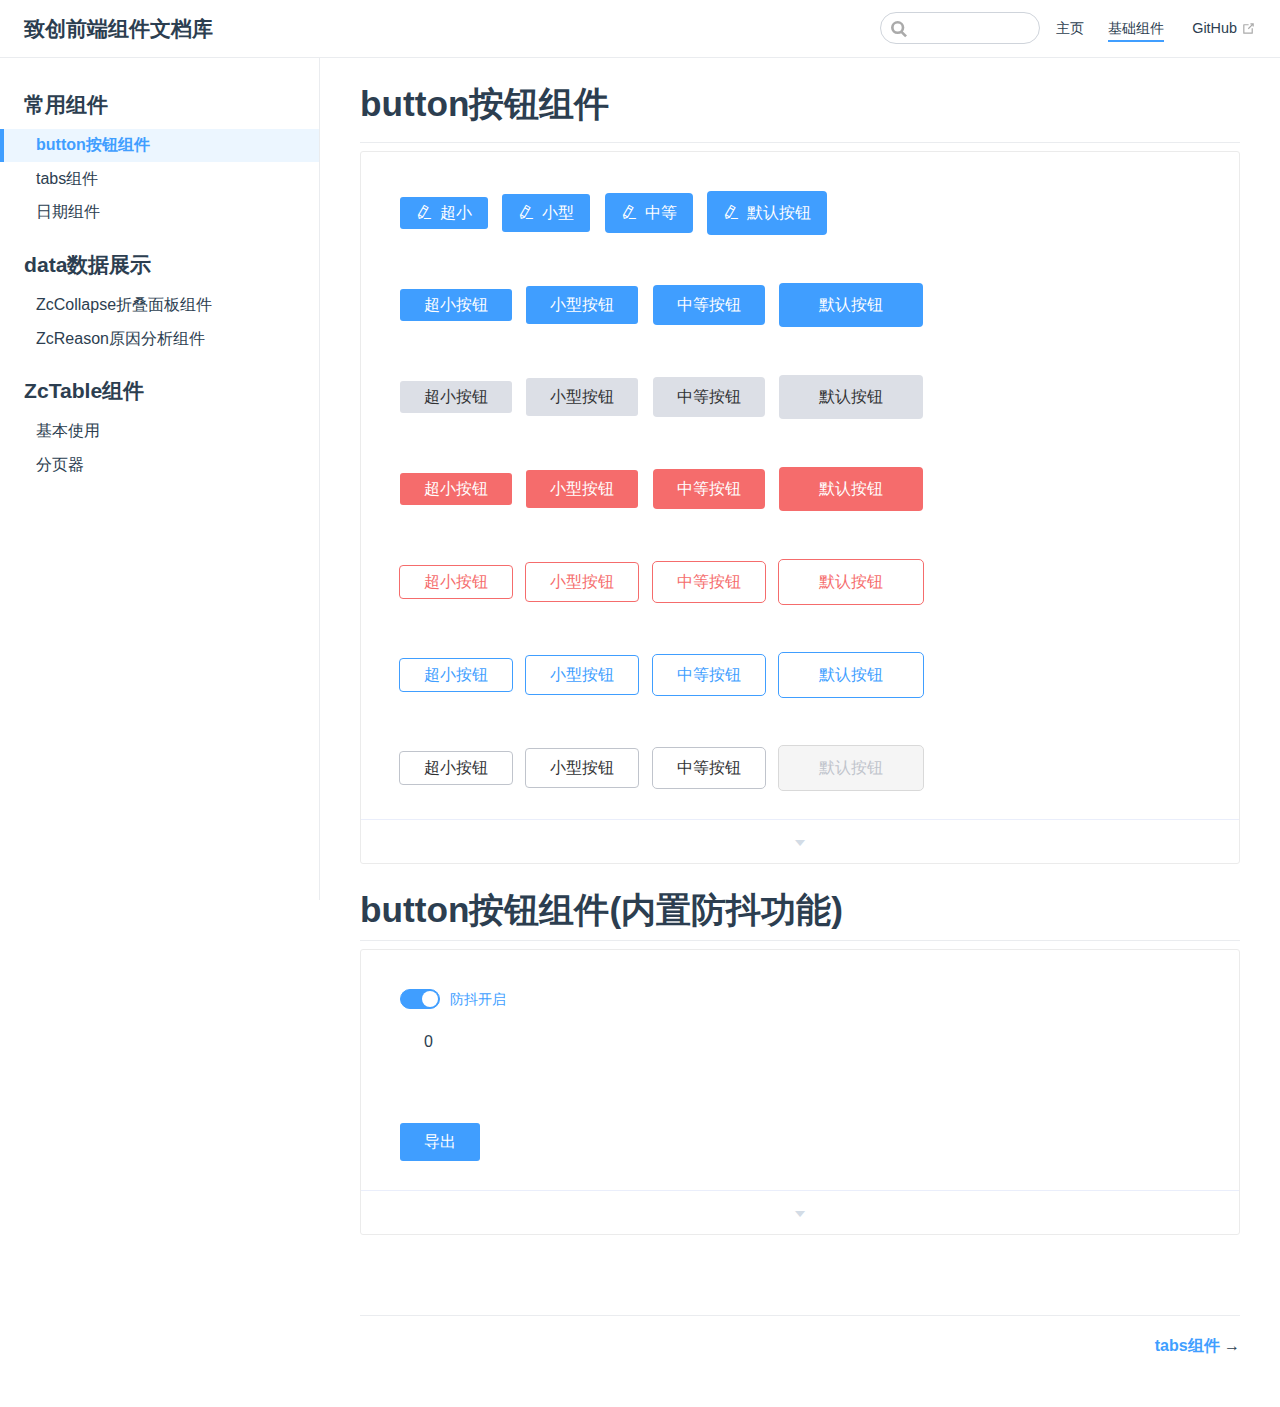
<file: baseComponents/ZcButton/base.html>
<!DOCTYPE html>
<html lang="en-US">
  <head>
    <meta charset="utf-8">
    <meta name="viewport" content="width=device-width,initial-scale=1">
    <title>button按钮组件 | 致创前端组件文档库</title>
    <meta name="generator" content="VuePress 1.9.10">
    <link rel="shortcut icon" type="image/zc-icon" href="./favicon.png">
    <meta name="description" content="基于Element-ui二次封装基础组件示例">
    
    <link rel="preload" href="/assets/css/0.styles.d8338e41.css" as="style"><link rel="preload" href="/assets/js/app.38f5cb96.js" as="script"><link rel="preload" href="/assets/js/3.809df8ea.js" as="script"><link rel="preload" href="/assets/js/2.dabe491d.js" as="script"><link rel="preload" href="/assets/js/1.8cdb951c.js" as="script"><link rel="preload" href="/assets/js/80.7703179f.js" as="script"><link rel="preload" href="/assets/js/23.2c584ea5.js" as="script"><link rel="preload" href="/assets/js/34.24ce7bb3.js" as="script"><link rel="preload" href="/assets/js/33.fc3fd968.js" as="script"><link rel="prefetch" href="/assets/js/11.91ef020d.js"><link rel="prefetch" href="/assets/js/12.e10dbcc9.js"><link rel="prefetch" href="/assets/js/13.f9af627b.js"><link rel="prefetch" href="/assets/js/14.14c6b430.js"><link rel="prefetch" href="/assets/js/15.88da00e8.js"><link rel="prefetch" href="/assets/js/16.9b8a3fca.js"><link rel="prefetch" href="/assets/js/17.b452518d.js"><link rel="prefetch" href="/assets/js/18.a1570c7f.js"><link rel="prefetch" href="/assets/js/19.c80a5670.js"><link rel="prefetch" href="/assets/js/20.29bc9df2.js"><link rel="prefetch" href="/assets/js/21.93016fa4.js"><link rel="prefetch" href="/assets/js/22.0cba7c37.js"><link rel="prefetch" href="/assets/js/24.a94ad92a.js"><link rel="prefetch" href="/assets/js/25.3dc73b59.js"><link rel="prefetch" href="/assets/js/26.7d805cbd.js"><link rel="prefetch" href="/assets/js/27.780f9664.js"><link rel="prefetch" href="/assets/js/28.c6e570b8.js"><link rel="prefetch" href="/assets/js/29.4a8a10e7.js"><link rel="prefetch" href="/assets/js/30.7ee01bf8.js"><link rel="prefetch" href="/assets/js/31.c170cd8a.js"><link rel="prefetch" href="/assets/js/32.df3e2f1f.js"><link rel="prefetch" href="/assets/js/35.2faae89e.js"><link rel="prefetch" href="/assets/js/36.a23457b0.js"><link rel="prefetch" href="/assets/js/37.d3afb60f.js"><link rel="prefetch" href="/assets/js/38.d874fe7a.js"><link rel="prefetch" href="/assets/js/39.3ae51ff4.js"><link rel="prefetch" href="/assets/js/4.fabbe67a.js"><link rel="prefetch" href="/assets/js/40.5b0e0461.js"><link rel="prefetch" href="/assets/js/41.55f0d38d.js"><link rel="prefetch" href="/assets/js/42.865305af.js"><link rel="prefetch" href="/assets/js/43.6b21a974.js"><link rel="prefetch" href="/assets/js/44.05a69a15.js"><link rel="prefetch" href="/assets/js/45.ef90c215.js"><link rel="prefetch" href="/assets/js/46.0b70edce.js"><link rel="prefetch" href="/assets/js/47.efe04989.js"><link rel="prefetch" href="/assets/js/48.a5ea71c4.js"><link rel="prefetch" href="/assets/js/49.ceee2f3e.js"><link rel="prefetch" href="/assets/js/5.2c03e1eb.js"><link rel="prefetch" href="/assets/js/50.558f0ea1.js"><link rel="prefetch" href="/assets/js/51.a34e5819.js"><link rel="prefetch" href="/assets/js/52.e8be8a47.js"><link rel="prefetch" href="/assets/js/53.2a99439b.js"><link rel="prefetch" href="/assets/js/54.05ec15cc.js"><link rel="prefetch" href="/assets/js/55.a6713266.js"><link rel="prefetch" href="/assets/js/56.b5fcb383.js"><link rel="prefetch" href="/assets/js/57.8ccc358a.js"><link rel="prefetch" href="/assets/js/58.136b5496.js"><link rel="prefetch" href="/assets/js/59.7e410b7f.js"><link rel="prefetch" href="/assets/js/6.a9ae57ef.js"><link rel="prefetch" href="/assets/js/60.f24b46a9.js"><link rel="prefetch" href="/assets/js/61.c7bde7cc.js"><link rel="prefetch" href="/assets/js/62.7207af71.js"><link rel="prefetch" href="/assets/js/63.91543d42.js"><link rel="prefetch" href="/assets/js/64.c98de79e.js"><link rel="prefetch" href="/assets/js/65.db45b4f5.js"><link rel="prefetch" href="/assets/js/66.fa75265c.js"><link rel="prefetch" href="/assets/js/67.8fd0a9ac.js"><link rel="prefetch" href="/assets/js/68.dc9b1e9f.js"><link rel="prefetch" href="/assets/js/69.210243ed.js"><link rel="prefetch" href="/assets/js/7.fd2e585a.js"><link rel="prefetch" href="/assets/js/70.5c19020f.js"><link rel="prefetch" href="/assets/js/71.67e0cb32.js"><link rel="prefetch" href="/assets/js/72.5fbe1394.js"><link rel="prefetch" href="/assets/js/73.3923ce27.js"><link rel="prefetch" href="/assets/js/74.4ef974e2.js"><link rel="prefetch" href="/assets/js/75.b6b36a55.js"><link rel="prefetch" href="/assets/js/76.e9d3389b.js"><link rel="prefetch" href="/assets/js/77.bd25b8dd.js"><link rel="prefetch" href="/assets/js/78.1287d8d2.js"><link rel="prefetch" href="/assets/js/79.0049db74.js"><link rel="prefetch" href="/assets/js/8.682ab1f8.js"><link rel="prefetch" href="/assets/js/81.a5677fc9.js"><link rel="prefetch" href="/assets/js/82.cabc9897.js"><link rel="prefetch" href="/assets/js/83.733eaa0d.js"><link rel="prefetch" href="/assets/js/84.ce81214c.js"><link rel="prefetch" href="/assets/js/85.744c6095.js"><link rel="prefetch" href="/assets/js/86.4276be01.js"><link rel="prefetch" href="/assets/js/87.922e78fe.js"><link rel="prefetch" href="/assets/js/88.a535ade7.js"><link rel="prefetch" href="/assets/js/89.3d6bef61.js"><link rel="prefetch" href="/assets/js/90.f22cfae5.js"><link rel="prefetch" href="/assets/js/vendors~docsearch.ed914c80.js">
    <link rel="stylesheet" href="/assets/css/0.styles.d8338e41.css">
  </head>
  <body>
    <div id="app" data-server-rendered="true"><div class="theme-container"><header class="navbar"><div class="sidebar-button"><svg xmlns="http://www.w3.org/2000/svg" aria-hidden="true" role="img" viewBox="0 0 448 512" class="icon"><path fill="currentColor" d="M436 124H12c-6.627 0-12-5.373-12-12V80c0-6.627 5.373-12 12-12h424c6.627 0 12 5.373 12 12v32c0 6.627-5.373 12-12 12zm0 160H12c-6.627 0-12-5.373-12-12v-32c0-6.627 5.373-12 12-12h424c6.627 0 12 5.373 12 12v32c0 6.627-5.373 12-12 12zm0 160H12c-6.627 0-12-5.373-12-12v-32c0-6.627 5.373-12 12-12h424c6.627 0 12 5.373 12 12v32c0 6.627-5.373 12-12 12z"></path></svg></div> <a href="/" class="home-link router-link-active"><!----> <span class="site-name">致创前端组件文档库</span></a> <div class="links"><div class="search-box"><input aria-label="Search" autocomplete="off" spellcheck="false" value=""> <!----></div> <nav class="nav-links can-hide"><div class="nav-item"><a href="/" class="nav-link">
  主页
</a></div><div class="nav-item"><a href="/baseComponents/" class="nav-link router-link-active">
  基础组件
</a></div> <a href="https://github.com" target="_blank" rel="noopener noreferrer" class="repo-link">
    GitHub
    <span><svg xmlns="http://www.w3.org/2000/svg" aria-hidden="true" focusable="false" x="0px" y="0px" viewBox="0 0 100 100" width="15" height="15" class="icon outbound"><path fill="currentColor" d="M18.8,85.1h56l0,0c2.2,0,4-1.8,4-4v-32h-8v28h-48v-48h28v-8h-32l0,0c-2.2,0-4,1.8-4,4v56C14.8,83.3,16.6,85.1,18.8,85.1z"></path> <polygon fill="currentColor" points="45.7,48.7 51.3,54.3 77.2,28.5 77.2,37.2 85.2,37.2 85.2,14.9 62.8,14.9 62.8,22.9 71.5,22.9"></polygon></svg> <span class="sr-only">(opens new window)</span></span></a></nav></div></header> <div class="sidebar-mask"></div> <aside class="sidebar"><nav class="nav-links"><div class="nav-item"><a href="/" class="nav-link">
  主页
</a></div><div class="nav-item"><a href="/baseComponents/" class="nav-link router-link-active">
  基础组件
</a></div> <a href="https://github.com" target="_blank" rel="noopener noreferrer" class="repo-link">
    GitHub
    <span><svg xmlns="http://www.w3.org/2000/svg" aria-hidden="true" focusable="false" x="0px" y="0px" viewBox="0 0 100 100" width="15" height="15" class="icon outbound"><path fill="currentColor" d="M18.8,85.1h56l0,0c2.2,0,4-1.8,4-4v-32h-8v28h-48v-48h28v-8h-32l0,0c-2.2,0-4,1.8-4,4v56C14.8,83.3,16.6,85.1,18.8,85.1z"></path> <polygon fill="currentColor" points="45.7,48.7 51.3,54.3 77.2,28.5 77.2,37.2 85.2,37.2 85.2,14.9 62.8,14.9 62.8,22.9 71.5,22.9"></polygon></svg> <span class="sr-only">(opens new window)</span></span></a></nav>  <ul class="sidebar-links"><li><section class="sidebar-group depth-0"><p class="sidebar-heading open"><span>常用组件</span> <!----></p> <ul class="sidebar-links sidebar-group-items"><li><a href="/baseComponents/ZcButton/base.html" aria-current="page" class="active sidebar-link">button按钮组件</a></li><li><a href="/baseComponents/ZcTabs/base.html" class="sidebar-link">tabs组件</a></li><li><a href="/baseComponents/ZcDatePicker/base.html" class="sidebar-link">日期组件</a></li></ul></section></li><li><section class="sidebar-group depth-0"><p class="sidebar-heading"><span>data数据展示</span> <!----></p> <ul class="sidebar-links sidebar-group-items"><li><a href="/baseComponents/ZcCollapse/base.html" class="sidebar-link">ZcCollapse折叠面板组件</a></li><li><a href="/baseComponents/ZcReason/base.html" class="sidebar-link">ZcReason原因分析组件</a></li></ul></section></li><li><section class="sidebar-group depth-0"><p class="sidebar-heading"><span>ZcTable组件</span> <!----></p> <ul class="sidebar-links sidebar-group-items"><li><a href="/baseComponents/ZcTable/base.html" class="sidebar-link">基本使用</a></li><li><a href="/baseComponents/ZcTable/ZcPagination.html" class="sidebar-link">分页器</a></li></ul></section></li></ul> </aside> <main class="page"> <div class="theme-default-content content__default"><h1 id="button按钮组件"><a href="#button按钮组件" class="header-anchor">#</a> button按钮组件</h1> <hr> <div class="code-format"><div class="source"></div> <div class="meta"><div class="description"><div id="zc_layout_page" slot="source" class="zc_layout_page" data-v-85a4c95a><section id="zc_layout_page_item" class="zc_layout_page_item" data-v-044da6a3><div class="zc_tabs" data-v-6b8abe4a><div class="el-tabs el-tabs--top zc_tabs_default" data-v-6b8abe4a><div class="el-tabs__header is-top"><div class="el-tabs__nav-wrap is-top"><div class="el-tabs__nav-scroll"><div role="tablist" class="el-tabs__nav is-top" style="transform:translateX(-0px);"><div class="el-tabs__active-bar is-top" style="width:0px;transform:translateX(0px);ms-transform:translateX(0px);webkit-transform:translateX(0px);"></div></div></div></div></div><div class="el-tabs__content"></div></div></div> <button type="primary" class="el-button zc-button el-button--primary el-button--mini iconBtnSize"><!----><i class="el-icon-edit"></i><span>超小</span></button> <button type="primary" class="el-button zc-button el-button--primary el-button--small iconBtnSize"><!----><i class="el-icon-edit"></i><span>小型</span></button> <button type="primary" class="el-button zc-button el-button--primary el-button--medium iconBtnSize"><!----><i class="el-icon-edit"></i><span>中等</span></button> <button type="primary" class="el-button zc-button el-button--primary el-button--large iconBtnSize"><!----><i class="el-icon-edit"></i><span>默认按钮</span></button></section> <section id="zc_layout_page_item" class="zc_layout_page_item" data-v-044da6a3><button type="primary" class="el-button zc-button el-button--primary el-button--mini"><!----><!----><span>超小按钮</span></button> <button type="primary" class="el-button zc-button el-button--primary el-button--small"><!----><!----><span>小型按钮</span></button> <button type="primary" class="el-button zc-button el-button--primary el-button--medium"><!----><!----><span>中等按钮</span></button> <button type="primary" class="el-button zc-button el-button--primary el-button--large"><!----><!----><span>默认按钮</span></button></section> <section id="zc_layout_page_item" class="zc_layout_page_item" data-v-044da6a3><button type="info" class="el-button zc-button el-button--info el-button--mini"><!----><!----><span>超小按钮</span></button> <button type="info" class="el-button zc-button el-button--info el-button--small"><!----><!----><span>小型按钮</span></button> <button type="info" class="el-button zc-button el-button--info el-button--medium"><!----><!----><span>中等按钮</span></button> <button type="info" class="el-button zc-button el-button--info el-button--large"><!----><!----><span>默认按钮</span></button></section> <section id="zc_layout_page_item" class="zc_layout_page_item" data-v-044da6a3><button type="danger" class="el-button zc-button el-button--danger el-button--mini"><!----><!----><span>超小按钮</span></button> <button type="danger" class="el-button zc-button el-button--danger el-button--small"><!----><!----><span>小型按钮</span></button> <button type="danger" class="el-button zc-button el-button--danger el-button--medium"><!----><!----><span>中等按钮</span></button> <button type="danger" class="el-button zc-button el-button--danger el-button--large"><!----><!----><span>默认按钮</span></button></section> <section id="zc_layout_page_item" class="zc_layout_page_item" data-v-044da6a3><button type="danger" plain="" class="el-button zc-button el-button--danger el-button--mini is-plain"><!----><!----><span>超小按钮</span></button> <button type="danger" plain="" class="el-button zc-button el-button--danger el-button--small is-plain"><!----><!----><span>小型按钮</span></button> <button type="danger" plain="" class="el-button zc-button el-button--danger el-button--medium is-plain"><!----><!----><span>中等按钮</span></button> <button type="danger" plain="" class="el-button zc-button el-button--danger el-button--large is-plain"><!----><!----><span>默认按钮</span></button></section> <section id="zc_layout_page_item" class="zc_layout_page_item" data-v-044da6a3><button type="primary" plain="" class="el-button zc-button el-button--primary el-button--mini is-plain"><!----><!----><span>超小按钮</span></button> <button type="primary" plain="" class="el-button zc-button el-button--primary el-button--small is-plain"><!----><!----><span>小型按钮</span></button> <button type="primary" plain="" class="el-button zc-button el-button--primary el-button--medium is-plain"><!----><!----><span>中等按钮</span></button> <button type="primary" plain="" class="el-button zc-button el-button--primary el-button--large is-plain"><!----><!----><span>默认按钮</span></button></section> <section id="zc_layout_page_item" class="zc_layout_page_item" data-v-044da6a3><button type="button" class="el-button zc-button el-button--default el-button--mini"><!----><!----><span>超小按钮</span></button> <button type="button" class="el-button zc-button el-button--default el-button--small"><!----><!----><span>小型按钮</span></button> <button type="button" class="el-button zc-button el-button--default el-button--medium"><!----><!----><span>中等按钮</span></button> <button disabled="disabled" type="button" class="el-button zc-button el-button--default el-button--large is-disabled"><!----><!----><span>默认按钮</span></button></section></div> <div class="language-vue extra-class"><pre class="language-vue"><code><span class="token tag"><span class="token tag"><span class="token punctuation">&lt;</span>template</span><span class="token punctuation">&gt;</span></span>
  <span class="token tag"><span class="token tag"><span class="token punctuation">&lt;</span>zc-layout-page</span><span class="token punctuation">&gt;</span></span>
    <span class="token tag"><span class="token tag"><span class="token punctuation">&lt;</span>zc-layout-page-item</span><span class="token punctuation">&gt;</span></span>
      <span class="token tag"><span class="token tag"><span class="token punctuation">&lt;</span>zc-tabs</span><span class="token punctuation">&gt;</span></span><span class="token tag"><span class="token tag"><span class="token punctuation">&lt;/</span>zc-tabs</span><span class="token punctuation">&gt;</span></span>
      <span class="token tag"><span class="token tag"><span class="token punctuation">&lt;</span>zc-button</span> <span class="token attr-name">icon</span><span class="token attr-value"><span class="token punctuation attr-equals">=</span><span class="token punctuation">&quot;</span>el-icon-edit<span class="token punctuation">&quot;</span></span> <span class="token attr-name">size</span><span class="token attr-value"><span class="token punctuation attr-equals">=</span><span class="token punctuation">&quot;</span>mini<span class="token punctuation">&quot;</span></span> <span class="token attr-name">type</span><span class="token attr-value"><span class="token punctuation attr-equals">=</span><span class="token punctuation">&quot;</span>primary<span class="token punctuation">&quot;</span></span><span class="token punctuation">&gt;</span></span>超小<span class="token tag"><span class="token tag"><span class="token punctuation">&lt;/</span>zc-button</span><span class="token punctuation">&gt;</span></span>
      <span class="token tag"><span class="token tag"><span class="token punctuation">&lt;</span>zc-button</span> <span class="token attr-name">icon</span><span class="token attr-value"><span class="token punctuation attr-equals">=</span><span class="token punctuation">&quot;</span>el-icon-edit<span class="token punctuation">&quot;</span></span> <span class="token attr-name">size</span><span class="token attr-value"><span class="token punctuation attr-equals">=</span><span class="token punctuation">&quot;</span>small<span class="token punctuation">&quot;</span></span> <span class="token attr-name">type</span><span class="token attr-value"><span class="token punctuation attr-equals">=</span><span class="token punctuation">&quot;</span>primary<span class="token punctuation">&quot;</span></span><span class="token punctuation">&gt;</span></span>小型<span class="token tag"><span class="token tag"><span class="token punctuation">&lt;/</span>zc-button</span><span class="token punctuation">&gt;</span></span>
      <span class="token tag"><span class="token tag"><span class="token punctuation">&lt;</span>zc-button</span> <span class="token attr-name">icon</span><span class="token attr-value"><span class="token punctuation attr-equals">=</span><span class="token punctuation">&quot;</span>el-icon-edit<span class="token punctuation">&quot;</span></span> <span class="token attr-name">size</span><span class="token attr-value"><span class="token punctuation attr-equals">=</span><span class="token punctuation">&quot;</span>medium<span class="token punctuation">&quot;</span></span> <span class="token attr-name">type</span><span class="token attr-value"><span class="token punctuation attr-equals">=</span><span class="token punctuation">&quot;</span>primary<span class="token punctuation">&quot;</span></span><span class="token punctuation">&gt;</span></span>中等<span class="token tag"><span class="token tag"><span class="token punctuation">&lt;/</span>zc-button</span><span class="token punctuation">&gt;</span></span>
      <span class="token tag"><span class="token tag"><span class="token punctuation">&lt;</span>zc-button</span> <span class="token attr-name">icon</span><span class="token attr-value"><span class="token punctuation attr-equals">=</span><span class="token punctuation">&quot;</span>el-icon-edit<span class="token punctuation">&quot;</span></span> <span class="token attr-name">type</span><span class="token attr-value"><span class="token punctuation attr-equals">=</span><span class="token punctuation">&quot;</span>primary<span class="token punctuation">&quot;</span></span><span class="token punctuation">&gt;</span></span>默认按钮<span class="token tag"><span class="token tag"><span class="token punctuation">&lt;/</span>zc-button</span><span class="token punctuation">&gt;</span></span>
    <span class="token tag"><span class="token tag"><span class="token punctuation">&lt;/</span>zc-layout-page-item</span><span class="token punctuation">&gt;</span></span>
    <span class="token tag"><span class="token tag"><span class="token punctuation">&lt;</span>zc-layout-page-item</span><span class="token punctuation">&gt;</span></span>
      <span class="token tag"><span class="token tag"><span class="token punctuation">&lt;</span>zc-button</span> <span class="token attr-name">size</span><span class="token attr-value"><span class="token punctuation attr-equals">=</span><span class="token punctuation">&quot;</span>mini<span class="token punctuation">&quot;</span></span> <span class="token attr-name">type</span><span class="token attr-value"><span class="token punctuation attr-equals">=</span><span class="token punctuation">&quot;</span>primary<span class="token punctuation">&quot;</span></span><span class="token punctuation">&gt;</span></span>超小按钮<span class="token tag"><span class="token tag"><span class="token punctuation">&lt;/</span>zc-button</span><span class="token punctuation">&gt;</span></span>
      <span class="token tag"><span class="token tag"><span class="token punctuation">&lt;</span>zc-button</span> <span class="token attr-name">size</span><span class="token attr-value"><span class="token punctuation attr-equals">=</span><span class="token punctuation">&quot;</span>small<span class="token punctuation">&quot;</span></span> <span class="token attr-name">type</span><span class="token attr-value"><span class="token punctuation attr-equals">=</span><span class="token punctuation">&quot;</span>primary<span class="token punctuation">&quot;</span></span><span class="token punctuation">&gt;</span></span>小型按钮<span class="token tag"><span class="token tag"><span class="token punctuation">&lt;/</span>zc-button</span><span class="token punctuation">&gt;</span></span>
      <span class="token tag"><span class="token tag"><span class="token punctuation">&lt;</span>zc-button</span> <span class="token attr-name">size</span><span class="token attr-value"><span class="token punctuation attr-equals">=</span><span class="token punctuation">&quot;</span>medium<span class="token punctuation">&quot;</span></span> <span class="token attr-name">type</span><span class="token attr-value"><span class="token punctuation attr-equals">=</span><span class="token punctuation">&quot;</span>primary<span class="token punctuation">&quot;</span></span><span class="token punctuation">&gt;</span></span>中等按钮<span class="token tag"><span class="token tag"><span class="token punctuation">&lt;/</span>zc-button</span><span class="token punctuation">&gt;</span></span>
      <span class="token tag"><span class="token tag"><span class="token punctuation">&lt;</span>zc-button</span> <span class="token attr-name">type</span><span class="token attr-value"><span class="token punctuation attr-equals">=</span><span class="token punctuation">&quot;</span>primary<span class="token punctuation">&quot;</span></span><span class="token punctuation">&gt;</span></span>默认按钮<span class="token tag"><span class="token tag"><span class="token punctuation">&lt;/</span>zc-button</span><span class="token punctuation">&gt;</span></span>
    <span class="token tag"><span class="token tag"><span class="token punctuation">&lt;/</span>zc-layout-page-item</span><span class="token punctuation">&gt;</span></span>
    <span class="token tag"><span class="token tag"><span class="token punctuation">&lt;</span>zc-layout-page-item</span><span class="token punctuation">&gt;</span></span>
      <span class="token tag"><span class="token tag"><span class="token punctuation">&lt;</span>zc-button</span> <span class="token attr-name">size</span><span class="token attr-value"><span class="token punctuation attr-equals">=</span><span class="token punctuation">&quot;</span>mini<span class="token punctuation">&quot;</span></span> <span class="token attr-name">type</span><span class="token attr-value"><span class="token punctuation attr-equals">=</span><span class="token punctuation">&quot;</span>info<span class="token punctuation">&quot;</span></span><span class="token punctuation">&gt;</span></span>超小按钮<span class="token tag"><span class="token tag"><span class="token punctuation">&lt;/</span>zc-button</span><span class="token punctuation">&gt;</span></span>
      <span class="token tag"><span class="token tag"><span class="token punctuation">&lt;</span>zc-button</span> <span class="token attr-name">size</span><span class="token attr-value"><span class="token punctuation attr-equals">=</span><span class="token punctuation">&quot;</span>small<span class="token punctuation">&quot;</span></span> <span class="token attr-name">type</span><span class="token attr-value"><span class="token punctuation attr-equals">=</span><span class="token punctuation">&quot;</span>info<span class="token punctuation">&quot;</span></span><span class="token punctuation">&gt;</span></span>小型按钮<span class="token tag"><span class="token tag"><span class="token punctuation">&lt;/</span>zc-button</span><span class="token punctuation">&gt;</span></span>
      <span class="token tag"><span class="token tag"><span class="token punctuation">&lt;</span>zc-button</span> <span class="token attr-name">size</span><span class="token attr-value"><span class="token punctuation attr-equals">=</span><span class="token punctuation">&quot;</span>medium<span class="token punctuation">&quot;</span></span> <span class="token attr-name">type</span><span class="token attr-value"><span class="token punctuation attr-equals">=</span><span class="token punctuation">&quot;</span>info<span class="token punctuation">&quot;</span></span><span class="token punctuation">&gt;</span></span>中等按钮<span class="token tag"><span class="token tag"><span class="token punctuation">&lt;/</span>zc-button</span><span class="token punctuation">&gt;</span></span>
      <span class="token tag"><span class="token tag"><span class="token punctuation">&lt;</span>zc-button</span> <span class="token attr-name">type</span><span class="token attr-value"><span class="token punctuation attr-equals">=</span><span class="token punctuation">&quot;</span>info<span class="token punctuation">&quot;</span></span><span class="token punctuation">&gt;</span></span>默认按钮<span class="token tag"><span class="token tag"><span class="token punctuation">&lt;/</span>zc-button</span><span class="token punctuation">&gt;</span></span>
    <span class="token tag"><span class="token tag"><span class="token punctuation">&lt;/</span>zc-layout-page-item</span><span class="token punctuation">&gt;</span></span>
    <span class="token tag"><span class="token tag"><span class="token punctuation">&lt;</span>zc-layout-page-item</span><span class="token punctuation">&gt;</span></span>
      <span class="token tag"><span class="token tag"><span class="token punctuation">&lt;</span>zc-button</span> <span class="token attr-name">size</span><span class="token attr-value"><span class="token punctuation attr-equals">=</span><span class="token punctuation">&quot;</span>mini<span class="token punctuation">&quot;</span></span> <span class="token attr-name">type</span><span class="token attr-value"><span class="token punctuation attr-equals">=</span><span class="token punctuation">&quot;</span>danger<span class="token punctuation">&quot;</span></span><span class="token punctuation">&gt;</span></span>超小按钮<span class="token tag"><span class="token tag"><span class="token punctuation">&lt;/</span>zc-button</span><span class="token punctuation">&gt;</span></span>
      <span class="token tag"><span class="token tag"><span class="token punctuation">&lt;</span>zc-button</span> <span class="token attr-name">size</span><span class="token attr-value"><span class="token punctuation attr-equals">=</span><span class="token punctuation">&quot;</span>small<span class="token punctuation">&quot;</span></span> <span class="token attr-name">type</span><span class="token attr-value"><span class="token punctuation attr-equals">=</span><span class="token punctuation">&quot;</span>danger<span class="token punctuation">&quot;</span></span><span class="token punctuation">&gt;</span></span>小型按钮<span class="token tag"><span class="token tag"><span class="token punctuation">&lt;/</span>zc-button</span><span class="token punctuation">&gt;</span></span>
      <span class="token tag"><span class="token tag"><span class="token punctuation">&lt;</span>zc-button</span> <span class="token attr-name">size</span><span class="token attr-value"><span class="token punctuation attr-equals">=</span><span class="token punctuation">&quot;</span>medium<span class="token punctuation">&quot;</span></span> <span class="token attr-name">type</span><span class="token attr-value"><span class="token punctuation attr-equals">=</span><span class="token punctuation">&quot;</span>danger<span class="token punctuation">&quot;</span></span><span class="token punctuation">&gt;</span></span>中等按钮<span class="token tag"><span class="token tag"><span class="token punctuation">&lt;/</span>zc-button</span><span class="token punctuation">&gt;</span></span>
      <span class="token tag"><span class="token tag"><span class="token punctuation">&lt;</span>zc-button</span> <span class="token attr-name">type</span><span class="token attr-value"><span class="token punctuation attr-equals">=</span><span class="token punctuation">&quot;</span>danger<span class="token punctuation">&quot;</span></span><span class="token punctuation">&gt;</span></span>默认按钮<span class="token tag"><span class="token tag"><span class="token punctuation">&lt;/</span>zc-button</span><span class="token punctuation">&gt;</span></span>
    <span class="token tag"><span class="token tag"><span class="token punctuation">&lt;/</span>zc-layout-page-item</span><span class="token punctuation">&gt;</span></span>
    <span class="token tag"><span class="token tag"><span class="token punctuation">&lt;</span>zc-layout-page-item</span><span class="token punctuation">&gt;</span></span>
      <span class="token tag"><span class="token tag"><span class="token punctuation">&lt;</span>zc-button</span> <span class="token attr-name">plain</span> <span class="token attr-name">size</span><span class="token attr-value"><span class="token punctuation attr-equals">=</span><span class="token punctuation">&quot;</span>mini<span class="token punctuation">&quot;</span></span> <span class="token attr-name">type</span><span class="token attr-value"><span class="token punctuation attr-equals">=</span><span class="token punctuation">&quot;</span>danger<span class="token punctuation">&quot;</span></span><span class="token punctuation">&gt;</span></span>超小按钮<span class="token tag"><span class="token tag"><span class="token punctuation">&lt;/</span>zc-button</span><span class="token punctuation">&gt;</span></span>
      <span class="token tag"><span class="token tag"><span class="token punctuation">&lt;</span>zc-button</span> <span class="token attr-name">plain</span> <span class="token attr-name">size</span><span class="token attr-value"><span class="token punctuation attr-equals">=</span><span class="token punctuation">&quot;</span>small<span class="token punctuation">&quot;</span></span> <span class="token attr-name">type</span><span class="token attr-value"><span class="token punctuation attr-equals">=</span><span class="token punctuation">&quot;</span>danger<span class="token punctuation">&quot;</span></span><span class="token punctuation">&gt;</span></span>小型按钮<span class="token tag"><span class="token tag"><span class="token punctuation">&lt;/</span>zc-button</span><span class="token punctuation">&gt;</span></span>
      <span class="token tag"><span class="token tag"><span class="token punctuation">&lt;</span>zc-button</span> <span class="token attr-name">plain</span> <span class="token attr-name">size</span><span class="token attr-value"><span class="token punctuation attr-equals">=</span><span class="token punctuation">&quot;</span>medium<span class="token punctuation">&quot;</span></span> <span class="token attr-name">type</span><span class="token attr-value"><span class="token punctuation attr-equals">=</span><span class="token punctuation">&quot;</span>danger<span class="token punctuation">&quot;</span></span><span class="token punctuation">&gt;</span></span>中等按钮<span class="token tag"><span class="token tag"><span class="token punctuation">&lt;/</span>zc-button</span><span class="token punctuation">&gt;</span></span>
      <span class="token tag"><span class="token tag"><span class="token punctuation">&lt;</span>zc-button</span> <span class="token attr-name">plain</span> <span class="token attr-name">type</span><span class="token attr-value"><span class="token punctuation attr-equals">=</span><span class="token punctuation">&quot;</span>danger<span class="token punctuation">&quot;</span></span><span class="token punctuation">&gt;</span></span>默认按钮<span class="token tag"><span class="token tag"><span class="token punctuation">&lt;/</span>zc-button</span><span class="token punctuation">&gt;</span></span>
    <span class="token tag"><span class="token tag"><span class="token punctuation">&lt;/</span>zc-layout-page-item</span><span class="token punctuation">&gt;</span></span>
    <span class="token tag"><span class="token tag"><span class="token punctuation">&lt;</span>zc-layout-page-item</span><span class="token punctuation">&gt;</span></span>
      <span class="token tag"><span class="token tag"><span class="token punctuation">&lt;</span>zc-button</span> <span class="token attr-name">plain</span> <span class="token attr-name">size</span><span class="token attr-value"><span class="token punctuation attr-equals">=</span><span class="token punctuation">&quot;</span>mini<span class="token punctuation">&quot;</span></span> <span class="token attr-name">type</span><span class="token attr-value"><span class="token punctuation attr-equals">=</span><span class="token punctuation">&quot;</span>primary<span class="token punctuation">&quot;</span></span><span class="token punctuation">&gt;</span></span>超小按钮<span class="token tag"><span class="token tag"><span class="token punctuation">&lt;/</span>zc-button</span><span class="token punctuation">&gt;</span></span>
      <span class="token tag"><span class="token tag"><span class="token punctuation">&lt;</span>zc-button</span> <span class="token attr-name">plain</span> <span class="token attr-name">size</span><span class="token attr-value"><span class="token punctuation attr-equals">=</span><span class="token punctuation">&quot;</span>small<span class="token punctuation">&quot;</span></span> <span class="token attr-name">type</span><span class="token attr-value"><span class="token punctuation attr-equals">=</span><span class="token punctuation">&quot;</span>primary<span class="token punctuation">&quot;</span></span><span class="token punctuation">&gt;</span></span>小型按钮<span class="token tag"><span class="token tag"><span class="token punctuation">&lt;/</span>zc-button</span><span class="token punctuation">&gt;</span></span>
      <span class="token tag"><span class="token tag"><span class="token punctuation">&lt;</span>zc-button</span> <span class="token attr-name">plain</span> <span class="token attr-name">size</span><span class="token attr-value"><span class="token punctuation attr-equals">=</span><span class="token punctuation">&quot;</span>medium<span class="token punctuation">&quot;</span></span> <span class="token attr-name">type</span><span class="token attr-value"><span class="token punctuation attr-equals">=</span><span class="token punctuation">&quot;</span>primary<span class="token punctuation">&quot;</span></span><span class="token punctuation">&gt;</span></span>中等按钮<span class="token tag"><span class="token tag"><span class="token punctuation">&lt;/</span>zc-button</span><span class="token punctuation">&gt;</span></span>
      <span class="token tag"><span class="token tag"><span class="token punctuation">&lt;</span>zc-button</span> <span class="token attr-name">plain</span> <span class="token attr-name">type</span><span class="token attr-value"><span class="token punctuation attr-equals">=</span><span class="token punctuation">&quot;</span>primary<span class="token punctuation">&quot;</span></span><span class="token punctuation">&gt;</span></span>默认按钮<span class="token tag"><span class="token tag"><span class="token punctuation">&lt;/</span>zc-button</span><span class="token punctuation">&gt;</span></span>
    <span class="token tag"><span class="token tag"><span class="token punctuation">&lt;/</span>zc-layout-page-item</span><span class="token punctuation">&gt;</span></span>
    <span class="token tag"><span class="token tag"><span class="token punctuation">&lt;</span>zc-layout-page-item</span><span class="token punctuation">&gt;</span></span>
      <span class="token tag"><span class="token tag"><span class="token punctuation">&lt;</span>zc-button</span>  <span class="token attr-name">size</span><span class="token attr-value"><span class="token punctuation attr-equals">=</span><span class="token punctuation">&quot;</span>mini<span class="token punctuation">&quot;</span></span> <span class="token punctuation">&gt;</span></span>超小按钮<span class="token tag"><span class="token tag"><span class="token punctuation">&lt;/</span>zc-button</span><span class="token punctuation">&gt;</span></span>
      <span class="token tag"><span class="token tag"><span class="token punctuation">&lt;</span>zc-button</span>  <span class="token attr-name">size</span><span class="token attr-value"><span class="token punctuation attr-equals">=</span><span class="token punctuation">&quot;</span>small<span class="token punctuation">&quot;</span></span> <span class="token punctuation">&gt;</span></span>小型按钮<span class="token tag"><span class="token tag"><span class="token punctuation">&lt;/</span>zc-button</span><span class="token punctuation">&gt;</span></span>
      <span class="token tag"><span class="token tag"><span class="token punctuation">&lt;</span>zc-button</span>  <span class="token attr-name">size</span><span class="token attr-value"><span class="token punctuation attr-equals">=</span><span class="token punctuation">&quot;</span>medium<span class="token punctuation">&quot;</span></span> <span class="token punctuation">&gt;</span></span>中等按钮<span class="token tag"><span class="token tag"><span class="token punctuation">&lt;/</span>zc-button</span><span class="token punctuation">&gt;</span></span>
      <span class="token tag"><span class="token tag"><span class="token punctuation">&lt;</span>zc-button</span> <span class="token attr-name">disabled</span> <span class="token punctuation">&gt;</span></span>默认按钮<span class="token tag"><span class="token tag"><span class="token punctuation">&lt;/</span>zc-button</span><span class="token punctuation">&gt;</span></span>
    <span class="token tag"><span class="token tag"><span class="token punctuation">&lt;/</span>zc-layout-page-item</span><span class="token punctuation">&gt;</span></span>
  <span class="token tag"><span class="token tag"><span class="token punctuation">&lt;/</span>zc-layout-page</span><span class="token punctuation">&gt;</span></span>
<span class="token tag"><span class="token tag"><span class="token punctuation">&lt;/</span>template</span><span class="token punctuation">&gt;</span></span>
<span class="token tag"><span class="token tag"><span class="token punctuation">&lt;</span>script</span><span class="token punctuation">&gt;</span></span><span class="token script"><span class="token language-javascript">
<span class="token keyword">export</span> <span class="token keyword">default</span> <span class="token punctuation">{</span>
  <span class="token literal-property property">name</span><span class="token operator">:</span> <span class="token string">&quot;zc-button-demo&quot;</span><span class="token punctuation">,</span>
  <span class="token literal-property property">computed</span><span class="token operator">:</span> <span class="token punctuation">{</span><span class="token punctuation">}</span><span class="token punctuation">,</span>
  <span class="token function">created</span><span class="token punctuation">(</span><span class="token punctuation">)</span> <span class="token punctuation">{</span><span class="token punctuation">}</span><span class="token punctuation">,</span>
  <span class="token literal-property property">methods</span><span class="token operator">:</span> <span class="token punctuation">{</span>
    <span class="token comment">// 导出</span>
    <span class="token keyword">async</span> <span class="token function">exportExcel</span><span class="token punctuation">(</span><span class="token punctuation">)</span> <span class="token punctuation">{</span>
      console<span class="token punctuation">.</span><span class="token function">log</span><span class="token punctuation">(</span><span class="token string">&quot;导出&quot;</span><span class="token punctuation">)</span><span class="token punctuation">;</span>
    <span class="token punctuation">}</span><span class="token punctuation">,</span>
  <span class="token punctuation">}</span><span class="token punctuation">,</span>
<span class="token punctuation">}</span><span class="token punctuation">;</span>
</span></span><span class="token tag"><span class="token tag"><span class="token punctuation">&lt;/</span>script</span><span class="token punctuation">&gt;</span></span>
</code></pre></div></div> <div class="highlight"></div></div> <div class="code-format-control"><i class="el-icon-caret-bottom"></i> <span style="display:none;">显示代码</span> <div class="control-button-container"><button type="button" class="el-button control-button copy-button el-button--text el-button--small" style="display:none;"><!----><!----><span>复制代码</span></button></div></div></div> <h1 id="button按钮组件-内置防抖功能"><a href="#button按钮组件-内置防抖功能" class="header-anchor">#</a> button按钮组件(内置防抖功能)</h1> <hr> <div class="code-format"><div class="source"></div> <div class="meta"><div class="description"><div id="zc_layout_page" slot="source" class="zc_layout_page" data-v-85a4c95a data-v-6f22f0d5><section id="zc_layout_page_item" class="zc_layout_page_item" data-v-044da6a3 data-v-6f22f0d5><div role="switch" aria-checked="true" class="el-switch is-checked" data-v-6f22f0d5><input type="checkbox" name="" true-value="true" class="el-switch__input"><!----><span class="el-switch__core" style="width:40px;"></span><span class="el-switch__label el-switch__label--right is-active"><!----><span>防抖开启</span></span></div> <section id="zc_layout_page_item" class="zc_layout_page_item" data-v-044da6a3 data-v-6f22f0d5><span data-v-044da6a3 data-v-6f22f0d5>0</span></section></section> <section id="zc_layout_page_item" class="zc_layout_page_item" data-v-044da6a3 data-v-6f22f0d5><button type="primary" class="el-button zc-button el-button--primary el-button--small" data-v-6f22f0d5><!----><!----><span>导出</span></button></section></div> <p>在组件中需配置：</p> <p><code>继承el-button所有属性</code> <br></p> <p>新增<code>time</code>属性（多少时间内点击；默认 .5 秒）<br></p> <div class="language-vue extra-class"><pre class="language-vue"><code><span class="token tag"><span class="token tag"><span class="token punctuation">&lt;</span>template</span><span class="token punctuation">&gt;</span></span>
  <span class="token tag"><span class="token tag"><span class="token punctuation">&lt;</span>zc-layout-page</span><span class="token punctuation">&gt;</span></span>
    <span class="token tag"><span class="token tag"><span class="token punctuation">&lt;</span>zc-layout-page-item</span><span class="token punctuation">&gt;</span></span>
      <span class="token tag"><span class="token tag"><span class="token punctuation">&lt;</span>el-switch</span>
        <span class="token attr-name">v-model</span><span class="token attr-value"><span class="token punctuation attr-equals">=</span><span class="token punctuation">&quot;</span>btnTime<span class="token punctuation">&quot;</span></span>
        <span class="token attr-name">:active-text</span><span class="token attr-value"><span class="token punctuation attr-equals">=</span><span class="token punctuation">&quot;</span>btnTime ? '防抖开启' : '防抖关闭'<span class="token punctuation">&quot;</span></span>
      <span class="token punctuation">&gt;</span></span>
      <span class="token tag"><span class="token tag"><span class="token punctuation">&lt;/</span>el-switch</span><span class="token punctuation">&gt;</span></span>
      <span class="token tag"><span class="token tag"><span class="token punctuation">&lt;</span>zc-layout-page-item</span><span class="token punctuation">&gt;</span></span>
        <span class="token tag"><span class="token tag"><span class="token punctuation">&lt;</span>span</span><span class="token punctuation">&gt;</span></span>{{ num }}<span class="token tag"><span class="token tag"><span class="token punctuation">&lt;/</span>span</span><span class="token punctuation">&gt;</span></span>
      <span class="token tag"><span class="token tag"><span class="token punctuation">&lt;/</span>zc-layout-page-item</span><span class="token punctuation">&gt;</span></span>
    <span class="token tag"><span class="token tag"><span class="token punctuation">&lt;/</span>zc-layout-page-item</span><span class="token punctuation">&gt;</span></span>
    <span class="token tag"><span class="token tag"><span class="token punctuation">&lt;</span>zc-layout-page-item</span><span class="token punctuation">&gt;</span></span>
      <span class="token tag"><span class="token tag"><span class="token punctuation">&lt;</span>zc-button</span>
        <span class="token attr-name">:time</span><span class="token attr-value"><span class="token punctuation attr-equals">=</span><span class="token punctuation">&quot;</span>btnTime ? 500 : 0<span class="token punctuation">&quot;</span></span>
        <span class="token attr-name">size</span><span class="token attr-value"><span class="token punctuation attr-equals">=</span><span class="token punctuation">&quot;</span>small<span class="token punctuation">&quot;</span></span>
        <span class="token attr-name">type</span><span class="token attr-value"><span class="token punctuation attr-equals">=</span><span class="token punctuation">&quot;</span>primary<span class="token punctuation">&quot;</span></span>
        <span class="token attr-name">@click</span><span class="token attr-value"><span class="token punctuation attr-equals">=</span><span class="token punctuation">&quot;</span>exportExcel<span class="token punctuation">&quot;</span></span>
        <span class="token punctuation">&gt;</span></span>导出<span class="token tag"><span class="token tag"><span class="token punctuation">&lt;/</span>zc-button</span>
      <span class="token punctuation">&gt;</span></span>
    <span class="token tag"><span class="token tag"><span class="token punctuation">&lt;/</span>zc-layout-page-item</span><span class="token punctuation">&gt;</span></span>
  <span class="token tag"><span class="token tag"><span class="token punctuation">&lt;/</span>zc-layout-page</span><span class="token punctuation">&gt;</span></span>
<span class="token tag"><span class="token tag"><span class="token punctuation">&lt;/</span>template</span><span class="token punctuation">&gt;</span></span>
<span class="token tag"><span class="token tag"><span class="token punctuation">&lt;</span>script</span><span class="token punctuation">&gt;</span></span><span class="token script"><span class="token language-javascript">
<span class="token keyword">export</span> <span class="token keyword">default</span> <span class="token punctuation">{</span>
  <span class="token literal-property property">name</span><span class="token operator">:</span> <span class="token string">&quot;buttonTime&quot;</span><span class="token punctuation">,</span>
  <span class="token function">data</span><span class="token punctuation">(</span><span class="token punctuation">)</span> <span class="token punctuation">{</span>
    <span class="token keyword">return</span> <span class="token punctuation">{</span>
      <span class="token literal-property property">num</span><span class="token operator">:</span> <span class="token number">0</span><span class="token punctuation">,</span>
      <span class="token literal-property property">btnTime</span><span class="token operator">:</span> <span class="token boolean">true</span><span class="token punctuation">,</span>
    <span class="token punctuation">}</span><span class="token punctuation">;</span>
  <span class="token punctuation">}</span><span class="token punctuation">,</span>
  <span class="token literal-property property">computed</span><span class="token operator">:</span> <span class="token punctuation">{</span><span class="token punctuation">}</span><span class="token punctuation">,</span>
  <span class="token function">created</span><span class="token punctuation">(</span><span class="token punctuation">)</span> <span class="token punctuation">{</span><span class="token punctuation">}</span><span class="token punctuation">,</span>
  <span class="token literal-property property">methods</span><span class="token operator">:</span> <span class="token punctuation">{</span>
    <span class="token comment">// 导出</span>
    <span class="token keyword">async</span> <span class="token function">exportExcel</span><span class="token punctuation">(</span><span class="token punctuation">)</span> <span class="token punctuation">{</span>
      <span class="token keyword">this</span><span class="token punctuation">.</span>num<span class="token operator">++</span><span class="token punctuation">;</span>
      console<span class="token punctuation">.</span><span class="token function">log</span><span class="token punctuation">(</span><span class="token string">&quot;导出&quot;</span><span class="token punctuation">)</span><span class="token punctuation">;</span>
    <span class="token punctuation">}</span><span class="token punctuation">,</span>
  <span class="token punctuation">}</span><span class="token punctuation">,</span>
<span class="token punctuation">}</span><span class="token punctuation">;</span>
</span></span><span class="token tag"><span class="token tag"><span class="token punctuation">&lt;/</span>script</span><span class="token punctuation">&gt;</span></span>
<span class="token tag"><span class="token tag"><span class="token punctuation">&lt;</span>style</span> <span class="token attr-name">lang</span><span class="token attr-value"><span class="token punctuation attr-equals">=</span><span class="token punctuation">&quot;</span>scss<span class="token punctuation">&quot;</span></span> <span class="token attr-name">scoped</span><span class="token punctuation">&gt;</span></span><span class="token style"></span><span class="token tag"><span class="token tag"><span class="token punctuation">&lt;/</span>style</span><span class="token punctuation">&gt;</span></span>
</code></pre></div></div> <div class="highlight"></div></div> <div class="code-format-control"><i class="el-icon-caret-bottom"></i> <span style="display:none;">显示代码</span> <div class="control-button-container"><button type="button" class="el-button control-button copy-button el-button--text el-button--small" style="display:none;"><!----><!----><span>复制代码</span></button></div></div></div></div> <footer class="page-edit"><!----> <!----></footer> <div class="page-nav"><p class="inner"><!----> <span class="next"><a href="/baseComponents/ZcTabs/base.html">
        tabs组件
      </a>
      →
    </span></p></div> </main></div><div class="global-ui"><!----></div></div>
    <script src="/assets/js/app.38f5cb96.js" defer></script><script src="/assets/js/3.809df8ea.js" defer></script><script src="/assets/js/2.dabe491d.js" defer></script><script src="/assets/js/1.8cdb951c.js" defer></script><script src="/assets/js/80.7703179f.js" defer></script><script src="/assets/js/23.2c584ea5.js" defer></script><script src="/assets/js/34.24ce7bb3.js" defer></script><script src="/assets/js/33.fc3fd968.js" defer></script>
  </body>
</html>
</file>
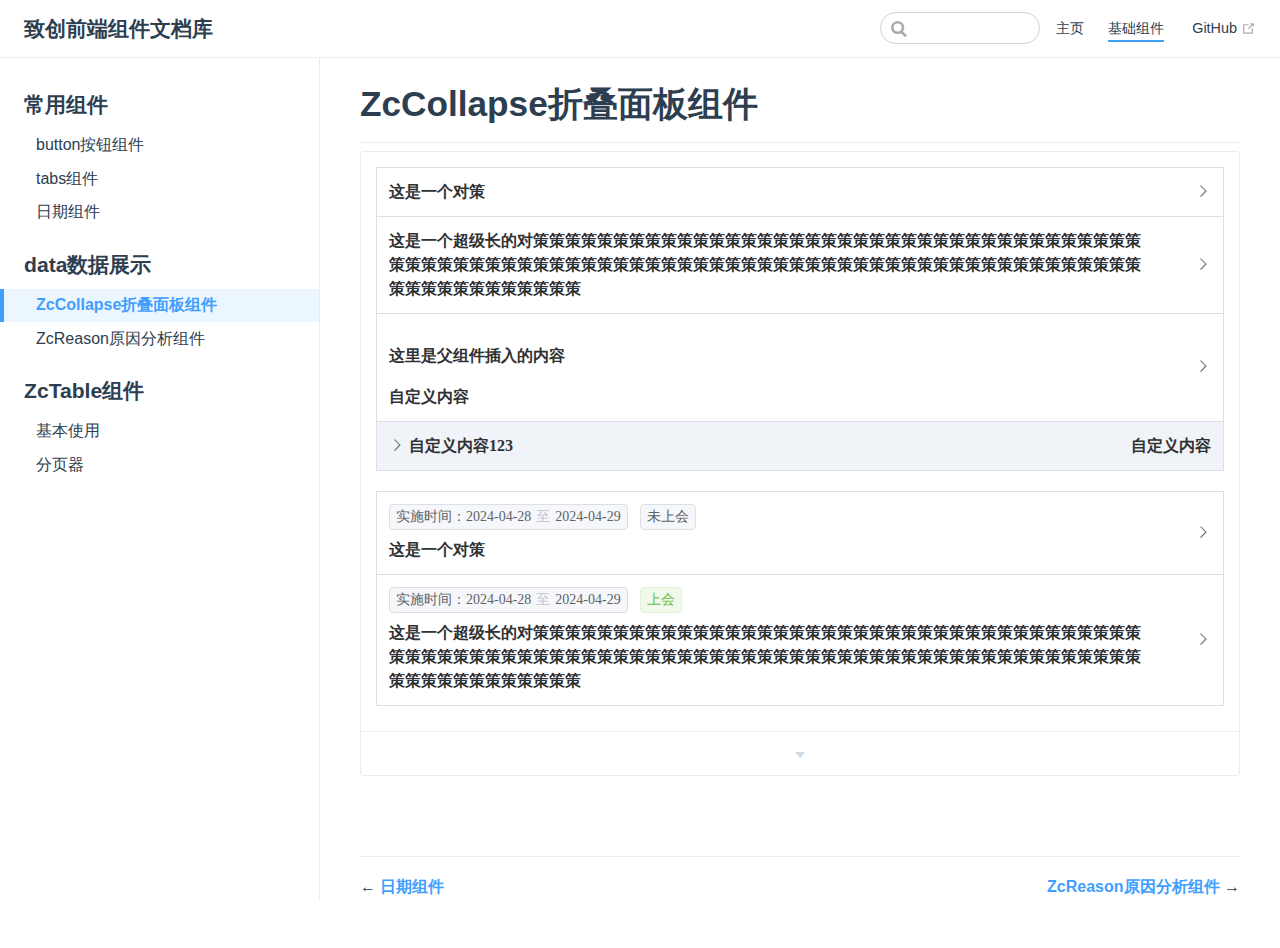
<file: baseComponents/ZcCollapse/base.html>
<!DOCTYPE html>
<html lang="en-US">
  <head>
    <meta charset="utf-8">
    <meta name="viewport" content="width=device-width,initial-scale=1">
    <title>ZcCollapse折叠面板组件 | 致创前端组件文档库</title>
    <meta name="generator" content="VuePress 1.9.10">
    <link rel="shortcut icon" type="image/zc-icon" href="./favicon.png">
    <meta name="description" content="基于Element-ui二次封装基础组件示例">
    
    <link rel="preload" href="/assets/css/0.styles.d8338e41.css" as="style"><link rel="preload" href="/assets/js/app.38f5cb96.js" as="script"><link rel="preload" href="/assets/js/3.809df8ea.js" as="script"><link rel="preload" href="/assets/js/2.dabe491d.js" as="script"><link rel="preload" href="/assets/js/1.8cdb951c.js" as="script"><link rel="preload" href="/assets/js/81.a5677fc9.js" as="script"><link rel="preload" href="/assets/js/23.2c584ea5.js" as="script"><link rel="preload" href="/assets/js/14.14c6b430.js" as="script"><link rel="prefetch" href="/assets/js/11.91ef020d.js"><link rel="prefetch" href="/assets/js/12.e10dbcc9.js"><link rel="prefetch" href="/assets/js/13.f9af627b.js"><link rel="prefetch" href="/assets/js/15.88da00e8.js"><link rel="prefetch" href="/assets/js/16.9b8a3fca.js"><link rel="prefetch" href="/assets/js/17.b452518d.js"><link rel="prefetch" href="/assets/js/18.a1570c7f.js"><link rel="prefetch" href="/assets/js/19.c80a5670.js"><link rel="prefetch" href="/assets/js/20.29bc9df2.js"><link rel="prefetch" href="/assets/js/21.93016fa4.js"><link rel="prefetch" href="/assets/js/22.0cba7c37.js"><link rel="prefetch" href="/assets/js/24.a94ad92a.js"><link rel="prefetch" href="/assets/js/25.3dc73b59.js"><link rel="prefetch" href="/assets/js/26.7d805cbd.js"><link rel="prefetch" href="/assets/js/27.780f9664.js"><link rel="prefetch" href="/assets/js/28.c6e570b8.js"><link rel="prefetch" href="/assets/js/29.4a8a10e7.js"><link rel="prefetch" href="/assets/js/30.7ee01bf8.js"><link rel="prefetch" href="/assets/js/31.c170cd8a.js"><link rel="prefetch" href="/assets/js/32.df3e2f1f.js"><link rel="prefetch" href="/assets/js/33.fc3fd968.js"><link rel="prefetch" href="/assets/js/34.24ce7bb3.js"><link rel="prefetch" href="/assets/js/35.2faae89e.js"><link rel="prefetch" href="/assets/js/36.a23457b0.js"><link rel="prefetch" href="/assets/js/37.d3afb60f.js"><link rel="prefetch" href="/assets/js/38.d874fe7a.js"><link rel="prefetch" href="/assets/js/39.3ae51ff4.js"><link rel="prefetch" href="/assets/js/4.fabbe67a.js"><link rel="prefetch" href="/assets/js/40.5b0e0461.js"><link rel="prefetch" href="/assets/js/41.55f0d38d.js"><link rel="prefetch" href="/assets/js/42.865305af.js"><link rel="prefetch" href="/assets/js/43.6b21a974.js"><link rel="prefetch" href="/assets/js/44.05a69a15.js"><link rel="prefetch" href="/assets/js/45.ef90c215.js"><link rel="prefetch" href="/assets/js/46.0b70edce.js"><link rel="prefetch" href="/assets/js/47.efe04989.js"><link rel="prefetch" href="/assets/js/48.a5ea71c4.js"><link rel="prefetch" href="/assets/js/49.ceee2f3e.js"><link rel="prefetch" href="/assets/js/5.2c03e1eb.js"><link rel="prefetch" href="/assets/js/50.558f0ea1.js"><link rel="prefetch" href="/assets/js/51.a34e5819.js"><link rel="prefetch" href="/assets/js/52.e8be8a47.js"><link rel="prefetch" href="/assets/js/53.2a99439b.js"><link rel="prefetch" href="/assets/js/54.05ec15cc.js"><link rel="prefetch" href="/assets/js/55.a6713266.js"><link rel="prefetch" href="/assets/js/56.b5fcb383.js"><link rel="prefetch" href="/assets/js/57.8ccc358a.js"><link rel="prefetch" href="/assets/js/58.136b5496.js"><link rel="prefetch" href="/assets/js/59.7e410b7f.js"><link rel="prefetch" href="/assets/js/6.a9ae57ef.js"><link rel="prefetch" href="/assets/js/60.f24b46a9.js"><link rel="prefetch" href="/assets/js/61.c7bde7cc.js"><link rel="prefetch" href="/assets/js/62.7207af71.js"><link rel="prefetch" href="/assets/js/63.91543d42.js"><link rel="prefetch" href="/assets/js/64.c98de79e.js"><link rel="prefetch" href="/assets/js/65.db45b4f5.js"><link rel="prefetch" href="/assets/js/66.fa75265c.js"><link rel="prefetch" href="/assets/js/67.8fd0a9ac.js"><link rel="prefetch" href="/assets/js/68.dc9b1e9f.js"><link rel="prefetch" href="/assets/js/69.210243ed.js"><link rel="prefetch" href="/assets/js/7.fd2e585a.js"><link rel="prefetch" href="/assets/js/70.5c19020f.js"><link rel="prefetch" href="/assets/js/71.67e0cb32.js"><link rel="prefetch" href="/assets/js/72.5fbe1394.js"><link rel="prefetch" href="/assets/js/73.3923ce27.js"><link rel="prefetch" href="/assets/js/74.4ef974e2.js"><link rel="prefetch" href="/assets/js/75.b6b36a55.js"><link rel="prefetch" href="/assets/js/76.e9d3389b.js"><link rel="prefetch" href="/assets/js/77.bd25b8dd.js"><link rel="prefetch" href="/assets/js/78.1287d8d2.js"><link rel="prefetch" href="/assets/js/79.0049db74.js"><link rel="prefetch" href="/assets/js/8.682ab1f8.js"><link rel="prefetch" href="/assets/js/80.7703179f.js"><link rel="prefetch" href="/assets/js/82.cabc9897.js"><link rel="prefetch" href="/assets/js/83.733eaa0d.js"><link rel="prefetch" href="/assets/js/84.ce81214c.js"><link rel="prefetch" href="/assets/js/85.744c6095.js"><link rel="prefetch" href="/assets/js/86.4276be01.js"><link rel="prefetch" href="/assets/js/87.922e78fe.js"><link rel="prefetch" href="/assets/js/88.a535ade7.js"><link rel="prefetch" href="/assets/js/89.3d6bef61.js"><link rel="prefetch" href="/assets/js/90.f22cfae5.js"><link rel="prefetch" href="/assets/js/vendors~docsearch.ed914c80.js">
    <link rel="stylesheet" href="/assets/css/0.styles.d8338e41.css">
  </head>
  <body>
    <div id="app" data-server-rendered="true"><div class="theme-container"><header class="navbar"><div class="sidebar-button"><svg xmlns="http://www.w3.org/2000/svg" aria-hidden="true" role="img" viewBox="0 0 448 512" class="icon"><path fill="currentColor" d="M436 124H12c-6.627 0-12-5.373-12-12V80c0-6.627 5.373-12 12-12h424c6.627 0 12 5.373 12 12v32c0 6.627-5.373 12-12 12zm0 160H12c-6.627 0-12-5.373-12-12v-32c0-6.627 5.373-12 12-12h424c6.627 0 12 5.373 12 12v32c0 6.627-5.373 12-12 12zm0 160H12c-6.627 0-12-5.373-12-12v-32c0-6.627 5.373-12 12-12h424c6.627 0 12 5.373 12 12v32c0 6.627-5.373 12-12 12z"></path></svg></div> <a href="/" class="home-link router-link-active"><!----> <span class="site-name">致创前端组件文档库</span></a> <div class="links"><div class="search-box"><input aria-label="Search" autocomplete="off" spellcheck="false" value=""> <!----></div> <nav class="nav-links can-hide"><div class="nav-item"><a href="/" class="nav-link">
  主页
</a></div><div class="nav-item"><a href="/baseComponents/" class="nav-link router-link-active">
  基础组件
</a></div> <a href="https://github.com" target="_blank" rel="noopener noreferrer" class="repo-link">
    GitHub
    <span><svg xmlns="http://www.w3.org/2000/svg" aria-hidden="true" focusable="false" x="0px" y="0px" viewBox="0 0 100 100" width="15" height="15" class="icon outbound"><path fill="currentColor" d="M18.8,85.1h56l0,0c2.2,0,4-1.8,4-4v-32h-8v28h-48v-48h28v-8h-32l0,0c-2.2,0-4,1.8-4,4v56C14.8,83.3,16.6,85.1,18.8,85.1z"></path> <polygon fill="currentColor" points="45.7,48.7 51.3,54.3 77.2,28.5 77.2,37.2 85.2,37.2 85.2,14.9 62.8,14.9 62.8,22.9 71.5,22.9"></polygon></svg> <span class="sr-only">(opens new window)</span></span></a></nav></div></header> <div class="sidebar-mask"></div> <aside class="sidebar"><nav class="nav-links"><div class="nav-item"><a href="/" class="nav-link">
  主页
</a></div><div class="nav-item"><a href="/baseComponents/" class="nav-link router-link-active">
  基础组件
</a></div> <a href="https://github.com" target="_blank" rel="noopener noreferrer" class="repo-link">
    GitHub
    <span><svg xmlns="http://www.w3.org/2000/svg" aria-hidden="true" focusable="false" x="0px" y="0px" viewBox="0 0 100 100" width="15" height="15" class="icon outbound"><path fill="currentColor" d="M18.8,85.1h56l0,0c2.2,0,4-1.8,4-4v-32h-8v28h-48v-48h28v-8h-32l0,0c-2.2,0-4,1.8-4,4v56C14.8,83.3,16.6,85.1,18.8,85.1z"></path> <polygon fill="currentColor" points="45.7,48.7 51.3,54.3 77.2,28.5 77.2,37.2 85.2,37.2 85.2,14.9 62.8,14.9 62.8,22.9 71.5,22.9"></polygon></svg> <span class="sr-only">(opens new window)</span></span></a></nav>  <ul class="sidebar-links"><li><section class="sidebar-group depth-0"><p class="sidebar-heading"><span>常用组件</span> <!----></p> <ul class="sidebar-links sidebar-group-items"><li><a href="/baseComponents/ZcButton/base.html" class="sidebar-link">button按钮组件</a></li><li><a href="/baseComponents/ZcTabs/base.html" class="sidebar-link">tabs组件</a></li><li><a href="/baseComponents/ZcDatePicker/base.html" class="sidebar-link">日期组件</a></li></ul></section></li><li><section class="sidebar-group depth-0"><p class="sidebar-heading open"><span>data数据展示</span> <!----></p> <ul class="sidebar-links sidebar-group-items"><li><a href="/baseComponents/ZcCollapse/base.html" aria-current="page" class="active sidebar-link">ZcCollapse折叠面板组件</a></li><li><a href="/baseComponents/ZcReason/base.html" class="sidebar-link">ZcReason原因分析组件</a></li></ul></section></li><li><section class="sidebar-group depth-0"><p class="sidebar-heading"><span>ZcTable组件</span> <!----></p> <ul class="sidebar-links sidebar-group-items"><li><a href="/baseComponents/ZcTable/base.html" class="sidebar-link">基本使用</a></li><li><a href="/baseComponents/ZcTable/ZcPagination.html" class="sidebar-link">分页器</a></li></ul></section></li></ul> </aside> <main class="page"> <div class="theme-default-content content__default"><h1 id="zccollapse折叠面板组件"><a href="#zccollapse折叠面板组件" class="header-anchor">#</a> ZcCollapse折叠面板组件</h1> <hr> <div class="code-format"><div class="source"></div> <div class="meta"><div class="description"><div slot="source" data-v-28a1346d><div aria-multiselectable="true" role="tablist" class="zc-collapse" data-v-6ddeb63f data-v-28a1346d> <div class="zc-collapse-item" data-v-14cd54da data-v-28a1346d><div aria-controls="zc-collapse-content-3766" aria-describedby="zc-collapse-content-3766" role="tab" data-v-14cd54da><div id="zc-collapse-head-3766" tabindex="0" role="button" class="zc-collapse-item__header" data-v-14cd54da><span class="zc-collapse-item__title" data-v-14cd54da><p data-v-14cd54da data-v-28a1346d>这里是父组件插入的内容</p> 
          自定义内容
        </span> <span class="zc-collapse-item__arrow" data-v-14cd54da><i class="icon-EDITOR is-edit" data-v-14cd54da></i> <i class="el-icon-arrow-right" data-v-14cd54da></i></span></div></div> <div id="zc-collapse-content-3766" aria-hidden="true" aria-labelledby="zc-collapse-head-3766" role="tabpanel" class="zc-collapse-item__wrap" style="display:none;" data-v-14cd54da data-v-14cd54da><div class="zc-collapse-item__content" data-v-14cd54da> <h1 data-v-28a1346d>这是自定义内容</h1></div></div></div> <div class="zc-collapse-plan-item" data-v-36fcebf8 data-v-28a1346d><div aria-controls="zc-collapse-content-9807" aria-describedby="zc-collapse-content-9807" role="tab" data-v-36fcebf8><div id="zc-collapse-head-9807" tabindex="0" role="button" class="zc-collapse-plan-item__header" data-v-36fcebf8><span class="zc-collapse-plan-item__title" data-v-36fcebf8><span class="zc-collapse-plan-item__arrow" data-v-36fcebf8><i class="icon-EDITOR is-edit" data-v-36fcebf8></i> <i class="el-icon-arrow-right" data-v-36fcebf8></i></span>  
            自定义内容123
          </span> <span class="zc-collapse-plan-item__after" data-v-36fcebf8><span data-v-36fcebf8 data-v-28a1346d>自定义内容</span></span></div></div> <div id="zc-collapse-content-9807" aria-hidden="true" aria-labelledby="zc-collapse-head-9807" role="tabpanel" class="zc-collapse-plan-item__wrap" style="display:none;" data-v-36fcebf8 data-v-36fcebf8><div class="zc-collapse-plan-item__content" data-v-36fcebf8><div aria-multiselectable="true" role="tablist" class="zc-collapse" data-v-6ddeb63f data-v-3baba72e data-v-28a1346d></div> </div></div></div></div> <div style="margin-top: 20px" data-v-28a1346d></div> <div aria-multiselectable="true" role="tablist" class="zc-collapse" data-v-6ddeb63f data-v-3baba72e data-v-28a1346d></div> <div style="margin-top: 20px" data-v-28a1346d></div></div> <div class="language-vue extra-class"><pre class="language-vue"><code><span class="token tag"><span class="token tag"><span class="token punctuation">&lt;</span>template</span><span class="token punctuation">&gt;</span></span>
  <span class="token tag"><span class="token tag"><span class="token punctuation">&lt;</span>div</span><span class="token punctuation">&gt;</span></span>
    <span class="token tag"><span class="token tag"><span class="token punctuation">&lt;</span>zc-collapse</span> <span class="token attr-name">v-model</span><span class="token attr-value"><span class="token punctuation attr-equals">=</span><span class="token punctuation">&quot;</span>activeNames<span class="token punctuation">&quot;</span></span> <span class="token attr-name">@change</span><span class="token attr-value"><span class="token punctuation attr-equals">=</span><span class="token punctuation">&quot;</span>handleChange<span class="token punctuation">&quot;</span></span> <span class="token attr-name">@editClick</span><span class="token attr-value"><span class="token punctuation attr-equals">=</span><span class="token punctuation">&quot;</span>handleEditClick<span class="token punctuation">&quot;</span></span><span class="token punctuation">&gt;</span></span>
      <span class="token tag"><span class="token tag"><span class="token punctuation">&lt;</span>zc-collapse-item</span> <span class="token attr-name">v-for</span><span class="token attr-value"><span class="token punctuation attr-equals">=</span><span class="token punctuation">&quot;</span>(item, i) in issue<span class="token punctuation">&quot;</span></span> <span class="token attr-name">:key</span><span class="token attr-value"><span class="token punctuation attr-equals">=</span><span class="token punctuation">&quot;</span>i<span class="token punctuation">&quot;</span></span> <span class="token attr-name">:isEdit</span><span class="token attr-value"><span class="token punctuation attr-equals">=</span><span class="token punctuation">&quot;</span>true<span class="token punctuation">&quot;</span></span> <span class="token attr-name">:name</span><span class="token attr-value"><span class="token punctuation attr-equals">=</span><span class="token punctuation">&quot;</span>i<span class="token punctuation">&quot;</span></span> <span class="token attr-name">:title</span><span class="token attr-value"><span class="token punctuation attr-equals">=</span><span class="token punctuation">&quot;</span>item.qualitativeObjective<span class="token punctuation">&quot;</span></span><span class="token punctuation">&gt;</span></span>
        <span class="token tag"><span class="token tag"><span class="token punctuation">&lt;</span>zc-tactics</span> <span class="token attr-name">:data</span><span class="token attr-value"><span class="token punctuation attr-equals">=</span><span class="token punctuation">&quot;</span>item<span class="token punctuation">&quot;</span></span> <span class="token attr-name">:dictData</span><span class="token attr-value"><span class="token punctuation attr-equals">=</span><span class="token punctuation">&quot;</span>dictData<span class="token punctuation">&quot;</span></span> <span class="token punctuation">/&gt;</span></span>
      <span class="token tag"><span class="token tag"><span class="token punctuation">&lt;/</span>zc-collapse-item</span><span class="token punctuation">&gt;</span></span>
      <span class="token tag"><span class="token tag"><span class="token punctuation">&lt;</span>zc-collapse-item</span> <span class="token attr-name">title</span><span class="token attr-value"><span class="token punctuation attr-equals">=</span><span class="token punctuation">&quot;</span>自定义内容<span class="token punctuation">&quot;</span></span>
        <span class="token punctuation">&gt;</span></span><span class="token tag"><span class="token tag"><span class="token punctuation">&lt;</span>p</span> <span class="token attr-name">slot</span><span class="token attr-value"><span class="token punctuation attr-equals">=</span><span class="token punctuation">&quot;</span>title_tag<span class="token punctuation">&quot;</span></span><span class="token punctuation">&gt;</span></span>这里是父组件插入的内容<span class="token tag"><span class="token tag"><span class="token punctuation">&lt;/</span>p</span><span class="token punctuation">&gt;</span></span>
        <span class="token tag"><span class="token tag"><span class="token punctuation">&lt;</span>h1</span><span class="token punctuation">&gt;</span></span>这是自定义内容<span class="token tag"><span class="token tag"><span class="token punctuation">&lt;/</span>h1</span><span class="token punctuation">&gt;</span></span>
      <span class="token tag"><span class="token tag"><span class="token punctuation">&lt;/</span>zc-collapse-item</span><span class="token punctuation">&gt;</span></span>
      <span class="token tag"><span class="token tag"><span class="token punctuation">&lt;</span>template</span><span class="token punctuation">&gt;</span></span>
        <span class="token tag"><span class="token tag"><span class="token punctuation">&lt;</span>zc-collapse-plan-item</span> <span class="token attr-name">name</span><span class="token attr-value"><span class="token punctuation attr-equals">=</span><span class="token punctuation">&quot;</span>6<span class="token punctuation">&quot;</span></span> <span class="token attr-name">title</span><span class="token attr-value"><span class="token punctuation attr-equals">=</span><span class="token punctuation">&quot;</span>自定义内容123<span class="token punctuation">&quot;</span></span><span class="token punctuation">&gt;</span></span>
          <span class="token tag"><span class="token tag"><span class="token punctuation">&lt;</span>zc-collapse-plan</span> <span class="token attr-name">:dictData</span><span class="token attr-value"><span class="token punctuation attr-equals">=</span><span class="token punctuation">&quot;</span>dictData<span class="token punctuation">&quot;</span></span> <span class="token attr-name">:isEdit</span><span class="token attr-value"><span class="token punctuation attr-equals">=</span><span class="token punctuation">&quot;</span>true<span class="token punctuation">&quot;</span></span> <span class="token attr-name">:issue</span><span class="token attr-value"><span class="token punctuation attr-equals">=</span><span class="token punctuation">&quot;</span>issue<span class="token punctuation">&quot;</span></span> <span class="token attr-name">@editClick</span><span class="token attr-value"><span class="token punctuation attr-equals">=</span><span class="token punctuation">&quot;</span>handleEditClick<span class="token punctuation">&quot;</span></span><span class="token punctuation">&gt;</span></span> <span class="token tag"><span class="token tag"><span class="token punctuation">&lt;/</span>zc-collapse-plan</span><span class="token punctuation">&gt;</span></span>
          <span class="token tag"><span class="token tag"><span class="token punctuation">&lt;</span>span</span> <span class="token attr-name">slot</span><span class="token attr-value"><span class="token punctuation attr-equals">=</span><span class="token punctuation">&quot;</span>after<span class="token punctuation">&quot;</span></span><span class="token punctuation">&gt;</span></span>自定义内容<span class="token tag"><span class="token tag"><span class="token punctuation">&lt;/</span>span</span><span class="token punctuation">&gt;</span></span>
        <span class="token tag"><span class="token tag"><span class="token punctuation">&lt;/</span>zc-collapse-plan-item</span><span class="token punctuation">&gt;</span></span>
      <span class="token tag"><span class="token tag"><span class="token punctuation">&lt;/</span>template</span><span class="token punctuation">&gt;</span></span>
    <span class="token tag"><span class="token tag"><span class="token punctuation">&lt;/</span>zc-collapse</span><span class="token punctuation">&gt;</span></span>
    <span class="token tag"><span class="token tag"><span class="token punctuation">&lt;</span>div</span> <span class="token special-attr"><span class="token attr-name">style</span><span class="token attr-value"><span class="token punctuation attr-equals">=</span><span class="token punctuation">&quot;</span><span class="token value css language-css"><span class="token property">margin-top</span><span class="token punctuation">:</span> 20px</span><span class="token punctuation">&quot;</span></span></span><span class="token punctuation">&gt;</span></span><span class="token tag"><span class="token tag"><span class="token punctuation">&lt;/</span>div</span><span class="token punctuation">&gt;</span></span>
    <span class="token tag"><span class="token tag"><span class="token punctuation">&lt;</span>template</span><span class="token punctuation">&gt;</span></span>
      <span class="token tag"><span class="token tag"><span class="token punctuation">&lt;</span>zc-collapse-plan</span> <span class="token attr-name">:dictData</span><span class="token attr-value"><span class="token punctuation attr-equals">=</span><span class="token punctuation">&quot;</span>dictData<span class="token punctuation">&quot;</span></span> <span class="token attr-name">:isEdit</span><span class="token attr-value"><span class="token punctuation attr-equals">=</span><span class="token punctuation">&quot;</span>true<span class="token punctuation">&quot;</span></span> <span class="token attr-name">:issue</span><span class="token attr-value"><span class="token punctuation attr-equals">=</span><span class="token punctuation">&quot;</span>issue<span class="token punctuation">&quot;</span></span> <span class="token attr-name">@editClick</span><span class="token attr-value"><span class="token punctuation attr-equals">=</span><span class="token punctuation">&quot;</span>handleEditClick<span class="token punctuation">&quot;</span></span><span class="token punctuation">&gt;</span></span> <span class="token tag"><span class="token tag"><span class="token punctuation">&lt;/</span>zc-collapse-plan</span><span class="token punctuation">&gt;</span></span>
    <span class="token tag"><span class="token tag"><span class="token punctuation">&lt;/</span>template</span><span class="token punctuation">&gt;</span></span>
    <span class="token tag"><span class="token tag"><span class="token punctuation">&lt;</span>div</span> <span class="token special-attr"><span class="token attr-name">style</span><span class="token attr-value"><span class="token punctuation attr-equals">=</span><span class="token punctuation">&quot;</span><span class="token value css language-css"><span class="token property">margin-top</span><span class="token punctuation">:</span> 20px</span><span class="token punctuation">&quot;</span></span></span><span class="token punctuation">&gt;</span></span><span class="token tag"><span class="token tag"><span class="token punctuation">&lt;/</span>div</span><span class="token punctuation">&gt;</span></span>
  <span class="token tag"><span class="token tag"><span class="token punctuation">&lt;/</span>div</span><span class="token punctuation">&gt;</span></span>
<span class="token tag"><span class="token tag"><span class="token punctuation">&lt;/</span>template</span><span class="token punctuation">&gt;</span></span>
<span class="token tag"><span class="token tag"><span class="token punctuation">&lt;</span>script</span><span class="token punctuation">&gt;</span></span><span class="token script"><span class="token language-javascript">
<span class="token keyword">import</span> ZcTactics <span class="token keyword">from</span> <span class="token string">&quot;./ZcTactics.vue&quot;</span><span class="token punctuation">;</span>
<span class="token keyword">import</span> dataJSON <span class="token keyword">from</span> <span class="token string">&quot;./data.json&quot;</span><span class="token punctuation">;</span>
<span class="token keyword">import</span> dictJSON <span class="token keyword">from</span> <span class="token string">&quot;./dictData.json&quot;</span><span class="token punctuation">;</span>

<span class="token keyword">export</span> <span class="token keyword">default</span> <span class="token punctuation">{</span>
  <span class="token literal-property property">components</span><span class="token operator">:</span> <span class="token punctuation">{</span> ZcTactics <span class="token punctuation">}</span><span class="token punctuation">,</span>
  <span class="token function">data</span><span class="token punctuation">(</span><span class="token punctuation">)</span> <span class="token punctuation">{</span>
    <span class="token keyword">return</span> <span class="token punctuation">{</span>
      <span class="token literal-property property">dictData</span><span class="token operator">:</span> <span class="token punctuation">[</span><span class="token punctuation">]</span><span class="token punctuation">,</span>
      <span class="token literal-property property">issue</span><span class="token operator">:</span> <span class="token punctuation">[</span><span class="token punctuation">]</span><span class="token punctuation">,</span>
      <span class="token literal-property property">activeNames</span><span class="token operator">:</span> <span class="token punctuation">[</span><span class="token string">&quot;1&quot;</span><span class="token punctuation">]</span>
    <span class="token punctuation">}</span><span class="token punctuation">;</span>
  <span class="token punctuation">}</span><span class="token punctuation">,</span>
  <span class="token function">mounted</span><span class="token punctuation">(</span><span class="token punctuation">)</span> <span class="token punctuation">{</span>
    <span class="token keyword">this</span><span class="token punctuation">.</span><span class="token function">init</span><span class="token punctuation">(</span><span class="token punctuation">)</span><span class="token punctuation">;</span>
  <span class="token punctuation">}</span><span class="token punctuation">,</span>
  <span class="token literal-property property">methods</span><span class="token operator">:</span> <span class="token punctuation">{</span>
    <span class="token function">init</span><span class="token punctuation">(</span><span class="token punctuation">)</span> <span class="token punctuation">{</span>
      <span class="token keyword">let</span> res <span class="token operator">=</span> dataJSON<span class="token punctuation">;</span>
      <span class="token keyword">this</span><span class="token punctuation">.</span>issue <span class="token operator">=</span> res<span class="token punctuation">.</span>data<span class="token punctuation">;</span>
      <span class="token keyword">let</span> dict <span class="token operator">=</span> dictJSON<span class="token punctuation">;</span>
      dict<span class="token punctuation">.</span>data<span class="token punctuation">.</span><span class="token function">map</span><span class="token punctuation">(</span><span class="token parameter">item</span> <span class="token operator">=&gt;</span> <span class="token punctuation">{</span>
        <span class="token keyword">if</span> <span class="token punctuation">(</span>item<span class="token punctuation">.</span>children<span class="token punctuation">)</span> <span class="token punctuation">{</span>
          <span class="token comment">// 将每个children数组添加到allChildren数组中</span>
          <span class="token keyword">this</span><span class="token punctuation">.</span>dictData<span class="token punctuation">.</span><span class="token function">push</span><span class="token punctuation">(</span><span class="token operator">...</span>item<span class="token punctuation">.</span>children<span class="token punctuation">)</span><span class="token punctuation">;</span>
        <span class="token punctuation">}</span>
      <span class="token punctuation">}</span><span class="token punctuation">)</span><span class="token punctuation">;</span>
    <span class="token punctuation">}</span><span class="token punctuation">,</span>
    <span class="token function">handleEditClick</span><span class="token punctuation">(</span><span class="token parameter">val</span><span class="token punctuation">)</span> <span class="token punctuation">{</span>
      console<span class="token punctuation">.</span><span class="token function">log</span><span class="token punctuation">(</span>val<span class="token punctuation">)</span><span class="token punctuation">;</span>
      <span class="token keyword">this</span><span class="token punctuation">.</span>$message<span class="token punctuation">.</span><span class="token function">success</span><span class="token punctuation">(</span><span class="token string">&quot;触发了编辑事件！&quot;</span><span class="token punctuation">)</span><span class="token punctuation">;</span>
    <span class="token punctuation">}</span><span class="token punctuation">,</span>
    <span class="token function">handleChange</span><span class="token punctuation">(</span><span class="token parameter">val</span><span class="token punctuation">)</span> <span class="token punctuation">{</span>
      console<span class="token punctuation">.</span><span class="token function">log</span><span class="token punctuation">(</span>val<span class="token punctuation">)</span><span class="token punctuation">;</span>
    <span class="token punctuation">}</span>
  <span class="token punctuation">}</span>
<span class="token punctuation">}</span><span class="token punctuation">;</span>
</span></span><span class="token tag"><span class="token tag"><span class="token punctuation">&lt;/</span>script</span><span class="token punctuation">&gt;</span></span>
<span class="token tag"><span class="token tag"><span class="token punctuation">&lt;</span>style</span> <span class="token attr-name">lang</span><span class="token attr-value"><span class="token punctuation attr-equals">=</span><span class="token punctuation">&quot;</span>scss<span class="token punctuation">&quot;</span></span> <span class="token attr-name">scoped</span><span class="token punctuation">&gt;</span></span><span class="token style"></span><span class="token tag"><span class="token tag"><span class="token punctuation">&lt;/</span>style</span><span class="token punctuation">&gt;</span></span>
</code></pre></div></div> <div class="highlight"></div></div> <div class="code-format-control"><i class="el-icon-caret-bottom"></i> <span style="display:none;">显示代码</span> <div class="control-button-container"><button type="button" class="el-button control-button copy-button el-button--text el-button--small" style="display:none;"><!----><!----><span>复制代码</span></button></div></div></div></div> <footer class="page-edit"><!----> <!----></footer> <div class="page-nav"><p class="inner"><span class="prev">
      ←
      <a href="/baseComponents/ZcDatePicker/base.html" class="prev">
        日期组件
      </a></span> <span class="next"><a href="/baseComponents/ZcReason/base.html">
        ZcReason原因分析组件
      </a>
      →
    </span></p></div> </main></div><div class="global-ui"><!----></div></div>
    <script src="/assets/js/app.38f5cb96.js" defer></script><script src="/assets/js/3.809df8ea.js" defer></script><script src="/assets/js/2.dabe491d.js" defer></script><script src="/assets/js/1.8cdb951c.js" defer></script><script src="/assets/js/81.a5677fc9.js" defer></script><script src="/assets/js/23.2c584ea5.js" defer></script><script src="/assets/js/14.14c6b430.js" defer></script>
  </body>
</html>
</file>
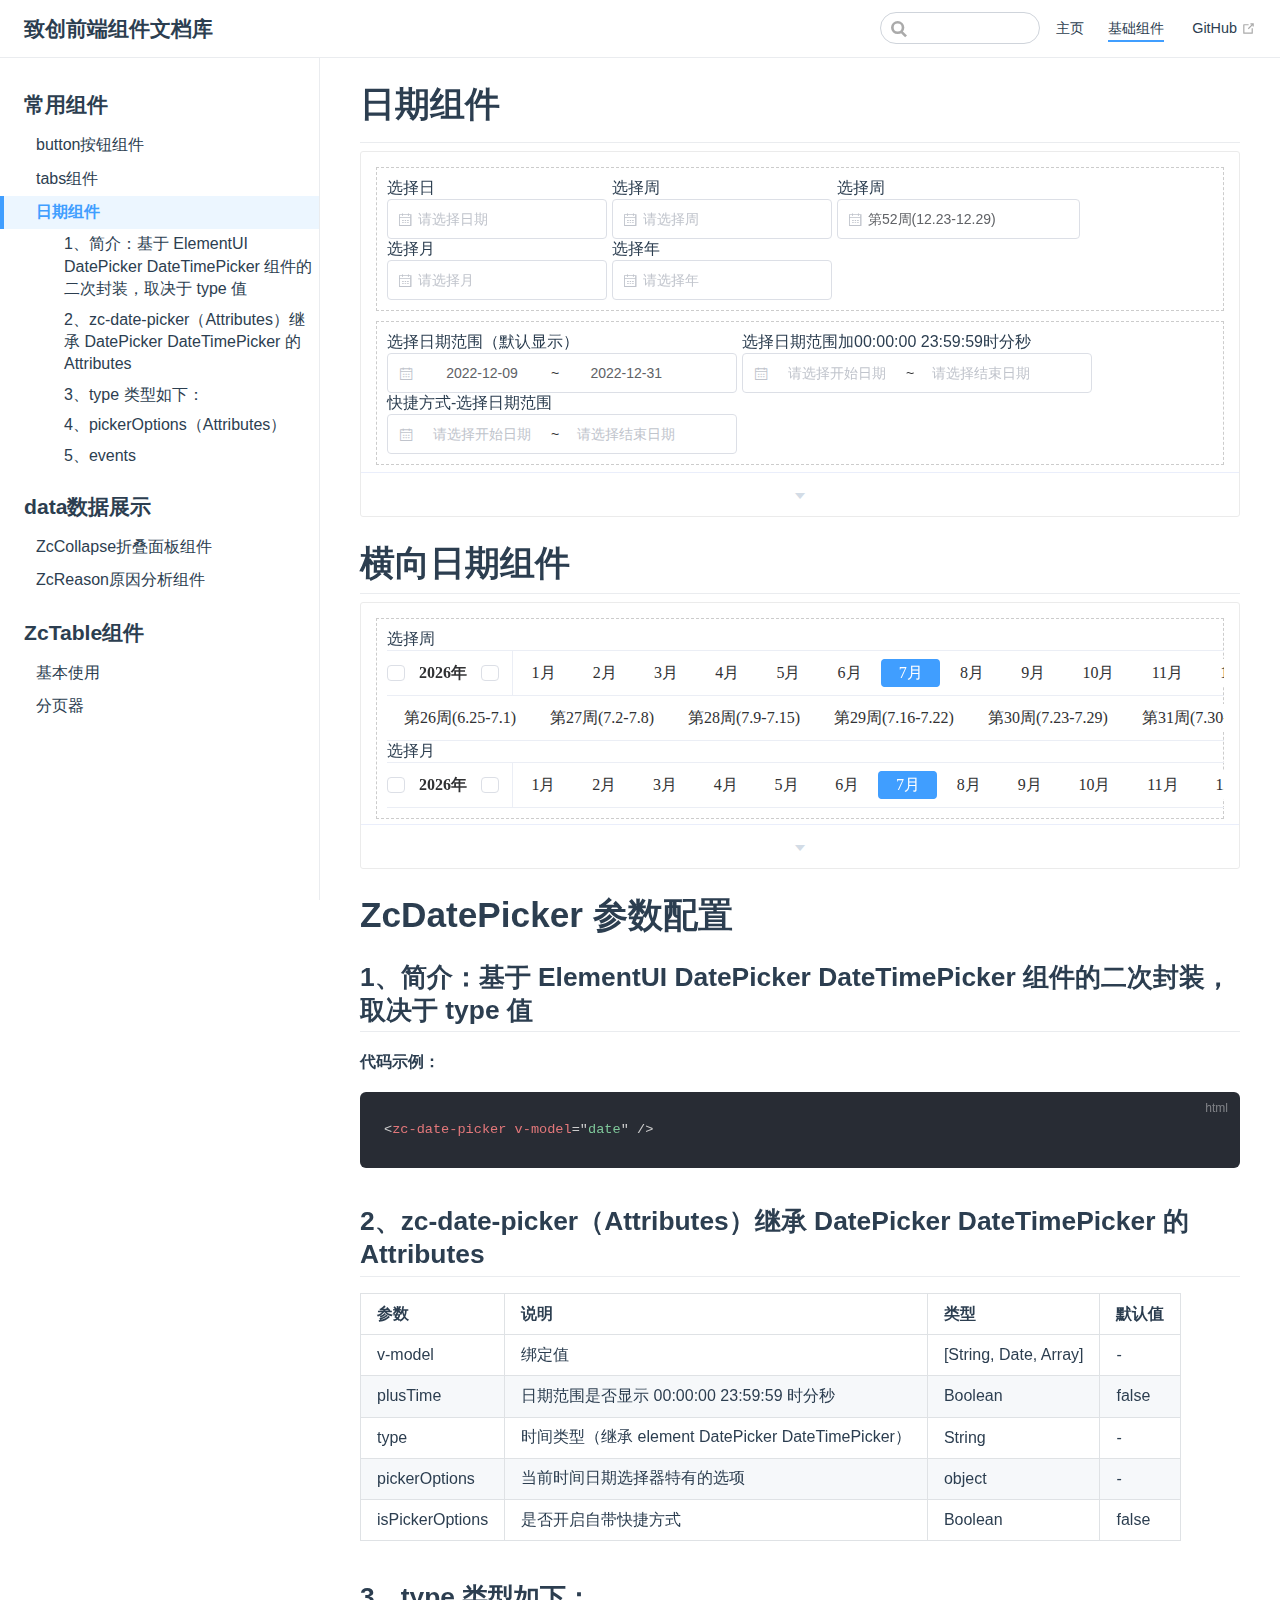
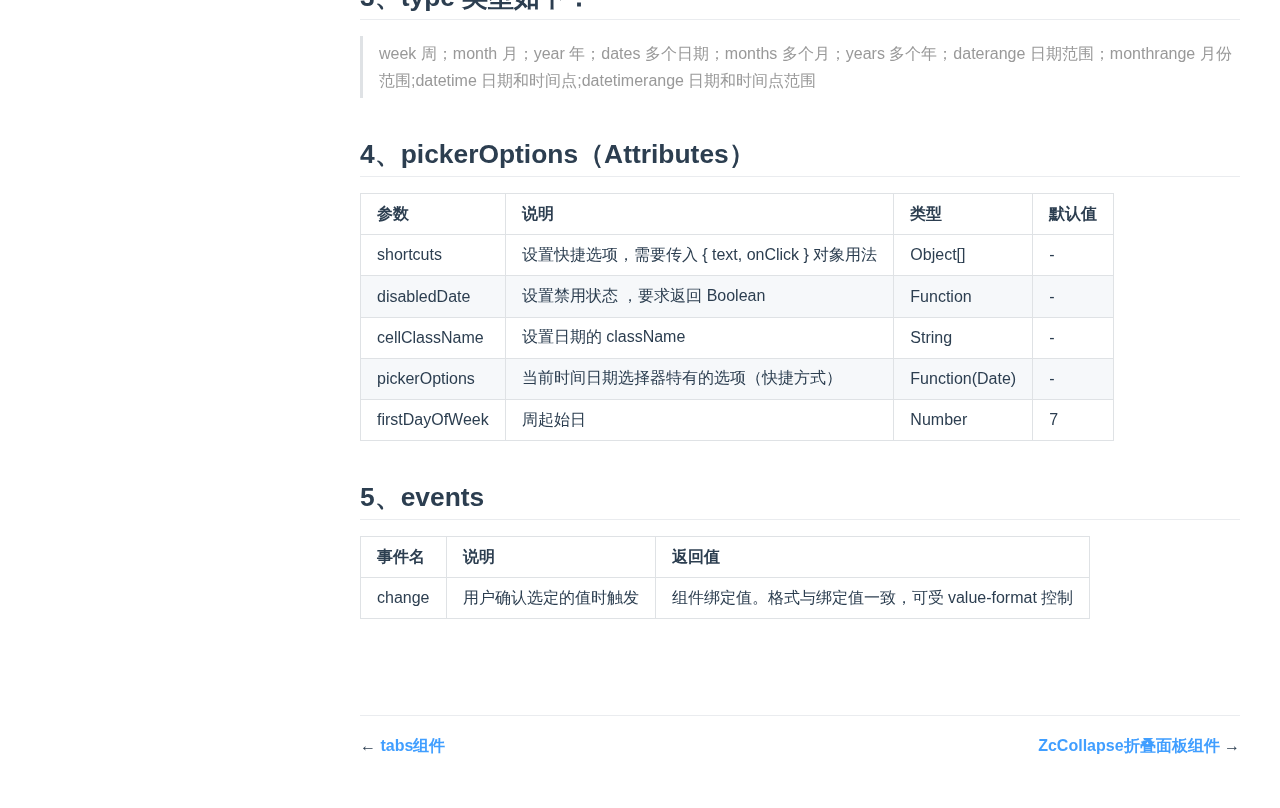
<file: baseComponents/ZcDatePicker/base.html>
<!DOCTYPE html>
<html lang="en-US">
  <head>
    <meta charset="utf-8">
    <meta name="viewport" content="width=device-width,initial-scale=1">
    <title>日期组件 | 致创前端组件文档库</title>
    <meta name="generator" content="VuePress 1.9.10">
    <link rel="shortcut icon" type="image/zc-icon" href="./favicon.png">
    <meta name="description" content="基于Element-ui二次封装基础组件示例">
    
    <link rel="preload" href="/assets/css/0.styles.d8338e41.css" as="style"><link rel="preload" href="/assets/js/app.38f5cb96.js" as="script"><link rel="preload" href="/assets/js/3.809df8ea.js" as="script"><link rel="preload" href="/assets/js/2.dabe491d.js" as="script"><link rel="preload" href="/assets/js/1.8cdb951c.js" as="script"><link rel="preload" href="/assets/js/82.cabc9897.js" as="script"><link rel="preload" href="/assets/js/23.2c584ea5.js" as="script"><link rel="preload" href="/assets/js/25.3dc73b59.js" as="script"><link rel="preload" href="/assets/js/24.a94ad92a.js" as="script"><link rel="prefetch" href="/assets/js/11.91ef020d.js"><link rel="prefetch" href="/assets/js/12.e10dbcc9.js"><link rel="prefetch" href="/assets/js/13.f9af627b.js"><link rel="prefetch" href="/assets/js/14.14c6b430.js"><link rel="prefetch" href="/assets/js/15.88da00e8.js"><link rel="prefetch" href="/assets/js/16.9b8a3fca.js"><link rel="prefetch" href="/assets/js/17.b452518d.js"><link rel="prefetch" href="/assets/js/18.a1570c7f.js"><link rel="prefetch" href="/assets/js/19.c80a5670.js"><link rel="prefetch" href="/assets/js/20.29bc9df2.js"><link rel="prefetch" href="/assets/js/21.93016fa4.js"><link rel="prefetch" href="/assets/js/22.0cba7c37.js"><link rel="prefetch" href="/assets/js/26.7d805cbd.js"><link rel="prefetch" href="/assets/js/27.780f9664.js"><link rel="prefetch" href="/assets/js/28.c6e570b8.js"><link rel="prefetch" href="/assets/js/29.4a8a10e7.js"><link rel="prefetch" href="/assets/js/30.7ee01bf8.js"><link rel="prefetch" href="/assets/js/31.c170cd8a.js"><link rel="prefetch" href="/assets/js/32.df3e2f1f.js"><link rel="prefetch" href="/assets/js/33.fc3fd968.js"><link rel="prefetch" href="/assets/js/34.24ce7bb3.js"><link rel="prefetch" href="/assets/js/35.2faae89e.js"><link rel="prefetch" href="/assets/js/36.a23457b0.js"><link rel="prefetch" href="/assets/js/37.d3afb60f.js"><link rel="prefetch" href="/assets/js/38.d874fe7a.js"><link rel="prefetch" href="/assets/js/39.3ae51ff4.js"><link rel="prefetch" href="/assets/js/4.fabbe67a.js"><link rel="prefetch" href="/assets/js/40.5b0e0461.js"><link rel="prefetch" href="/assets/js/41.55f0d38d.js"><link rel="prefetch" href="/assets/js/42.865305af.js"><link rel="prefetch" href="/assets/js/43.6b21a974.js"><link rel="prefetch" href="/assets/js/44.05a69a15.js"><link rel="prefetch" href="/assets/js/45.ef90c215.js"><link rel="prefetch" href="/assets/js/46.0b70edce.js"><link rel="prefetch" href="/assets/js/47.efe04989.js"><link rel="prefetch" href="/assets/js/48.a5ea71c4.js"><link rel="prefetch" href="/assets/js/49.ceee2f3e.js"><link rel="prefetch" href="/assets/js/5.2c03e1eb.js"><link rel="prefetch" href="/assets/js/50.558f0ea1.js"><link rel="prefetch" href="/assets/js/51.a34e5819.js"><link rel="prefetch" href="/assets/js/52.e8be8a47.js"><link rel="prefetch" href="/assets/js/53.2a99439b.js"><link rel="prefetch" href="/assets/js/54.05ec15cc.js"><link rel="prefetch" href="/assets/js/55.a6713266.js"><link rel="prefetch" href="/assets/js/56.b5fcb383.js"><link rel="prefetch" href="/assets/js/57.8ccc358a.js"><link rel="prefetch" href="/assets/js/58.136b5496.js"><link rel="prefetch" href="/assets/js/59.7e410b7f.js"><link rel="prefetch" href="/assets/js/6.a9ae57ef.js"><link rel="prefetch" href="/assets/js/60.f24b46a9.js"><link rel="prefetch" href="/assets/js/61.c7bde7cc.js"><link rel="prefetch" href="/assets/js/62.7207af71.js"><link rel="prefetch" href="/assets/js/63.91543d42.js"><link rel="prefetch" href="/assets/js/64.c98de79e.js"><link rel="prefetch" href="/assets/js/65.db45b4f5.js"><link rel="prefetch" href="/assets/js/66.fa75265c.js"><link rel="prefetch" href="/assets/js/67.8fd0a9ac.js"><link rel="prefetch" href="/assets/js/68.dc9b1e9f.js"><link rel="prefetch" href="/assets/js/69.210243ed.js"><link rel="prefetch" href="/assets/js/7.fd2e585a.js"><link rel="prefetch" href="/assets/js/70.5c19020f.js"><link rel="prefetch" href="/assets/js/71.67e0cb32.js"><link rel="prefetch" href="/assets/js/72.5fbe1394.js"><link rel="prefetch" href="/assets/js/73.3923ce27.js"><link rel="prefetch" href="/assets/js/74.4ef974e2.js"><link rel="prefetch" href="/assets/js/75.b6b36a55.js"><link rel="prefetch" href="/assets/js/76.e9d3389b.js"><link rel="prefetch" href="/assets/js/77.bd25b8dd.js"><link rel="prefetch" href="/assets/js/78.1287d8d2.js"><link rel="prefetch" href="/assets/js/79.0049db74.js"><link rel="prefetch" href="/assets/js/8.682ab1f8.js"><link rel="prefetch" href="/assets/js/80.7703179f.js"><link rel="prefetch" href="/assets/js/81.a5677fc9.js"><link rel="prefetch" href="/assets/js/83.733eaa0d.js"><link rel="prefetch" href="/assets/js/84.ce81214c.js"><link rel="prefetch" href="/assets/js/85.744c6095.js"><link rel="prefetch" href="/assets/js/86.4276be01.js"><link rel="prefetch" href="/assets/js/87.922e78fe.js"><link rel="prefetch" href="/assets/js/88.a535ade7.js"><link rel="prefetch" href="/assets/js/89.3d6bef61.js"><link rel="prefetch" href="/assets/js/90.f22cfae5.js"><link rel="prefetch" href="/assets/js/vendors~docsearch.ed914c80.js">
    <link rel="stylesheet" href="/assets/css/0.styles.d8338e41.css">
  </head>
  <body>
    <div id="app" data-server-rendered="true"><div class="theme-container"><header class="navbar"><div class="sidebar-button"><svg xmlns="http://www.w3.org/2000/svg" aria-hidden="true" role="img" viewBox="0 0 448 512" class="icon"><path fill="currentColor" d="M436 124H12c-6.627 0-12-5.373-12-12V80c0-6.627 5.373-12 12-12h424c6.627 0 12 5.373 12 12v32c0 6.627-5.373 12-12 12zm0 160H12c-6.627 0-12-5.373-12-12v-32c0-6.627 5.373-12 12-12h424c6.627 0 12 5.373 12 12v32c0 6.627-5.373 12-12 12zm0 160H12c-6.627 0-12-5.373-12-12v-32c0-6.627 5.373-12 12-12h424c6.627 0 12 5.373 12 12v32c0 6.627-5.373 12-12 12z"></path></svg></div> <a href="/" class="home-link router-link-active"><!----> <span class="site-name">致创前端组件文档库</span></a> <div class="links"><div class="search-box"><input aria-label="Search" autocomplete="off" spellcheck="false" value=""> <!----></div> <nav class="nav-links can-hide"><div class="nav-item"><a href="/" class="nav-link">
  主页
</a></div><div class="nav-item"><a href="/baseComponents/" class="nav-link router-link-active">
  基础组件
</a></div> <a href="https://github.com" target="_blank" rel="noopener noreferrer" class="repo-link">
    GitHub
    <span><svg xmlns="http://www.w3.org/2000/svg" aria-hidden="true" focusable="false" x="0px" y="0px" viewBox="0 0 100 100" width="15" height="15" class="icon outbound"><path fill="currentColor" d="M18.8,85.1h56l0,0c2.2,0,4-1.8,4-4v-32h-8v28h-48v-48h28v-8h-32l0,0c-2.2,0-4,1.8-4,4v56C14.8,83.3,16.6,85.1,18.8,85.1z"></path> <polygon fill="currentColor" points="45.7,48.7 51.3,54.3 77.2,28.5 77.2,37.2 85.2,37.2 85.2,14.9 62.8,14.9 62.8,22.9 71.5,22.9"></polygon></svg> <span class="sr-only">(opens new window)</span></span></a></nav></div></header> <div class="sidebar-mask"></div> <aside class="sidebar"><nav class="nav-links"><div class="nav-item"><a href="/" class="nav-link">
  主页
</a></div><div class="nav-item"><a href="/baseComponents/" class="nav-link router-link-active">
  基础组件
</a></div> <a href="https://github.com" target="_blank" rel="noopener noreferrer" class="repo-link">
    GitHub
    <span><svg xmlns="http://www.w3.org/2000/svg" aria-hidden="true" focusable="false" x="0px" y="0px" viewBox="0 0 100 100" width="15" height="15" class="icon outbound"><path fill="currentColor" d="M18.8,85.1h56l0,0c2.2,0,4-1.8,4-4v-32h-8v28h-48v-48h28v-8h-32l0,0c-2.2,0-4,1.8-4,4v56C14.8,83.3,16.6,85.1,18.8,85.1z"></path> <polygon fill="currentColor" points="45.7,48.7 51.3,54.3 77.2,28.5 77.2,37.2 85.2,37.2 85.2,14.9 62.8,14.9 62.8,22.9 71.5,22.9"></polygon></svg> <span class="sr-only">(opens new window)</span></span></a></nav>  <ul class="sidebar-links"><li><section class="sidebar-group depth-0"><p class="sidebar-heading open"><span>常用组件</span> <!----></p> <ul class="sidebar-links sidebar-group-items"><li><a href="/baseComponents/ZcButton/base.html" class="sidebar-link">button按钮组件</a></li><li><a href="/baseComponents/ZcTabs/base.html" class="sidebar-link">tabs组件</a></li><li><a href="/baseComponents/ZcDatePicker/base.html" aria-current="page" class="active sidebar-link">日期组件</a><ul class="sidebar-sub-headers"><li class="sidebar-sub-header"><a href="/baseComponents/ZcDatePicker/base.html#_1、简介-基于-elementui-datepicker-datetimepicker-组件的二次封装-取决于-type-值" class="sidebar-link">1、简介：基于 ElementUI DatePicker DateTimePicker 组件的二次封装，取决于 type 值</a></li><li class="sidebar-sub-header"><a href="/baseComponents/ZcDatePicker/base.html#_2、zc-date-picker-attributes-继承-datepicker-datetimepicker-的-attributes" class="sidebar-link">2、zc-date-picker（Attributes）继承 DatePicker DateTimePicker 的 Attributes</a></li><li class="sidebar-sub-header"><a href="/baseComponents/ZcDatePicker/base.html#_3、type-类型如下" class="sidebar-link">3、type 类型如下：</a></li><li class="sidebar-sub-header"><a href="/baseComponents/ZcDatePicker/base.html#_4、pickeroptions-attributes" class="sidebar-link">4、pickerOptions（Attributes）</a></li><li class="sidebar-sub-header"><a href="/baseComponents/ZcDatePicker/base.html#_5、events" class="sidebar-link">5、events</a></li></ul></li></ul></section></li><li><section class="sidebar-group depth-0"><p class="sidebar-heading"><span>data数据展示</span> <!----></p> <ul class="sidebar-links sidebar-group-items"><li><a href="/baseComponents/ZcCollapse/base.html" class="sidebar-link">ZcCollapse折叠面板组件</a></li><li><a href="/baseComponents/ZcReason/base.html" class="sidebar-link">ZcReason原因分析组件</a></li></ul></section></li><li><section class="sidebar-group depth-0"><p class="sidebar-heading"><span>ZcTable组件</span> <!----></p> <ul class="sidebar-links sidebar-group-items"><li><a href="/baseComponents/ZcTable/base.html" class="sidebar-link">基本使用</a></li><li><a href="/baseComponents/ZcTable/ZcPagination.html" class="sidebar-link">分页器</a></li></ul></section></li></ul> </aside> <main class="page"> <div class="theme-default-content content__default"><h1 id="日期组件"><a href="#日期组件" class="header-anchor">#</a> 日期组件</h1> <hr> <div class="code-format"><div class="source"></div> <div class="meta"><div class="description"><div slot="source" class="zc-date-picker-demo" data-v-208cfeb3><div class="box_content" data-v-208cfeb3><div class="box_flex" data-v-208cfeb3><div data-v-208cfeb3>选择日</div> <div class="zc-date-picker" data-v-208cfeb3><div class="el-date-editor el-input el-input--prefix el-input--suffix el-date-editor--date"><!----><input type="text" autocomplete="off" name="" placeholder="请选择日期" class="el-input__inner"><span class="el-input__prefix"><i class="el-input__icon el-icon-date"></i><!----></span><span class="el-input__suffix"><span class="el-input__suffix-inner"><i class="el-input__icon"></i><!----><!----><!----><!----></span><!----></span><!----><!----></div></div></div> <div class="box_flex" data-v-208cfeb3><div data-v-208cfeb3>选择周</div> <div class="zc-date-picker" data-v-208cfeb3><div class="el-date-editor el-input el-input--prefix el-input--suffix el-date-editor--week"><!----><input type="text" readonly="readonly" autocomplete="off" name="" placeholder="请选择周" class="el-input__inner"><span class="el-input__prefix"><i class="el-input__icon el-icon-date"></i><!----></span><span class="el-input__suffix"><span class="el-input__suffix-inner"><i class="el-input__icon"></i><!----><!----><!----><!----></span><!----></span><!----><!----></div></div></div> <div class="box_flex" data-v-208cfeb3><div data-v-208cfeb3>选择周</div> <span placeholder="选择日期" weekModel="2024-52" data-v-2e4f9380 data-v-208cfeb3><div role="tooltip" id="el-popover-9394" aria-hidden="true" class="el-popover el-popper" style="width:400px;display:none;"><!----><div placeholder="选择日期" class="el-scrollbar" style="height:100%;width:100%;" data-v-26136284 data-v-2e4f9380><div class="el-scrollbar__wrap el-scrollbar__wrap--hidden-default"><div class="el-scrollbar__view"><div class="el-date-range-picker el-popper" data-v-26136284><div class="el-picker-panel__body-wrapper" data-v-26136284><div class="el-picker-panel__body" data-v-26136284><div class="el-date-picker__header el-date-picker__header--bordered" data-v-26136284><button aria-label="前一年" type="button" class="el-picker-panel__icon-btn el-date-picker__prev-btn el-icon-d-arrow-left" data-v-26136284></button> <span role="button" class="el-date-picker__header-label" data-v-26136284>2024 年</span> <button aria-label="后一年" type="button" class="el-picker-panel__icon-btn el-date-picker__next-btn el-icon-d-arrow-right" data-v-26136284></button></div> <div class="el-picker-panel__content" data-v-26136284><table class="el-month-table" data-v-26136284><tbody class="week_style" data-v-26136284></tbody></table></div></div></div></div></div></div><div class="el-scrollbar__bar is-horizontal"><div class="el-scrollbar__thumb" style="width:0;transform:translateX(0%);ms-transform:translateX(0%);webkit-transform:translateX(0%);"></div></div><div class="el-scrollbar__bar is-vertical"><div class="el-scrollbar__thumb" style="height:0;transform:translateY(0%);ms-transform:translateY(0%);webkit-transform:translateY(0%);"></div></div></div> </div><span class="el-popover__reference-wrapper"><div weekModel="2024-52" class="el-select" data-v-2e4f9380><!----><div class="el-input el-input--prefix el-input--suffix"><!----><input type="text" readonly="readonly" autocomplete="off" placeholder="选择日期" class="el-input__inner"><span class="el-input__prefix"><i class="el-input__icon el-icon-date" data-v-2e4f9380></i><!----></span><span class="el-input__suffix"><span class="el-input__suffix-inner"><i class="el-select__caret el-input__icon el-icon-arrow-up"></i><!----><!----><!----><!----><!----></span><!----></span><!----><!----></div><div class="el-select-dropdown el-popper" style="min-width:;display:none;"><div class="el-scrollbar" style="display:none;"><div class="el-select-dropdown__wrap el-scrollbar__wrap el-scrollbar__wrap--hidden-default"><ul class="el-scrollbar__view el-select-dropdown__list"></ul></div><div class="el-scrollbar__bar is-horizontal"><div class="el-scrollbar__thumb" style="width:0;transform:translateX(0%);ms-transform:translateX(0%);webkit-transform:translateX(0%);"></div></div><div class="el-scrollbar__bar is-vertical"><div class="el-scrollbar__thumb" style="height:0;transform:translateY(0%);ms-transform:translateY(0%);webkit-transform:translateY(0%);"></div></div></div><p class="el-select-dropdown__empty">
          无数据
        </p></div></div></span></span></div> <div class="box_flex" data-v-208cfeb3><div data-v-208cfeb3>选择月</div> <div class="zc-date-picker" data-v-208cfeb3><div class="el-date-editor el-input el-input--prefix el-input--suffix el-date-editor--month"><!----><input type="text" autocomplete="off" name="" placeholder="请选择月" class="el-input__inner"><span class="el-input__prefix"><i class="el-input__icon el-icon-date"></i><!----></span><span class="el-input__suffix"><span class="el-input__suffix-inner"><i class="el-input__icon"></i><!----><!----><!----><!----></span><!----></span><!----><!----></div></div></div> <div class="box_flex" data-v-208cfeb3><div data-v-208cfeb3>选择年</div> <div class="zc-date-picker" data-v-208cfeb3><div class="el-date-editor el-input el-input--prefix el-input--suffix el-date-editor--year"><!----><input type="text" autocomplete="off" name="" placeholder="请选择年" class="el-input__inner"><span class="el-input__prefix"><i class="el-input__icon el-icon-date"></i><!----></span><span class="el-input__suffix"><span class="el-input__suffix-inner"><i class="el-input__icon"></i><!----><!----><!----><!----></span><!----></span><!----><!----></div></div></div></div> <div class="box_content" data-v-208cfeb3><div class="box_flex" data-v-208cfeb3><div data-v-208cfeb3>选择日期范围（默认显示）</div> <div class="zc-date-picker" data-v-208cfeb3><div class="el-date-editor el-range-editor el-input__inner el-date-editor--daterange"><i class="el-input__icon el-range__icon el-icon-date"></i><input autocomplete="off" placeholder="请选择开始日期" name="" value="2022-12-09" class="el-range-input"><span class="el-range-separator">~</span><input autocomplete="off" placeholder="请选择结束日期" name="" value="2022-12-31" class="el-range-input"><i class="el-input__icon el-range__close-icon"></i></div></div></div> <div class="box_flex" data-v-208cfeb3><div data-v-208cfeb3>选择日期范围加00:00:00 23:59:59时分秒</div> <div class="zc-date-picker" data-v-208cfeb3><div class="el-date-editor el-range-editor el-input__inner el-date-editor--daterange"><i class="el-input__icon el-range__icon el-icon-date"></i><input autocomplete="off" placeholder="请选择开始日期" name="" value="" class="el-range-input"><span class="el-range-separator">~</span><input autocomplete="off" placeholder="请选择结束日期" name="" value="" class="el-range-input"><i class="el-input__icon el-range__close-icon"></i></div></div></div> <div class="box_flex" data-v-208cfeb3><div data-v-208cfeb3>快捷方式-选择日期范围</div> <div class="zc-date-picker" data-v-208cfeb3><div class="el-date-editor el-range-editor el-input__inner el-date-editor--daterange"><i class="el-input__icon el-range__icon el-icon-date"></i><input autocomplete="off" placeholder="请选择开始日期" name="" value="" class="el-range-input"><span class="el-range-separator">~</span><input autocomplete="off" placeholder="请选择结束日期" name="" value="" class="el-range-input"><i class="el-input__icon el-range__close-icon"></i></div></div></div></div> <div class="box_content" data-v-208cfeb3><div class="box_flex" data-v-208cfeb3><div data-v-208cfeb3>选择月份范围</div> <div class="zc-date-picker" data-v-208cfeb3><div class="el-date-editor el-range-editor el-input__inner el-date-editor--monthrange"><i class="el-input__icon el-range__icon el-icon-date"></i><input autocomplete="off" placeholder="请选择开始月份" name="" value="" class="el-range-input"><span class="el-range-separator">~</span><input autocomplete="off" placeholder="请选择结束月份" name="" value="" class="el-range-input"><i class="el-input__icon el-range__close-icon"></i></div></div></div> <div class="box_flex" data-v-208cfeb3><div data-v-208cfeb3>快捷方式-选择月份范围</div> <div class="zc-date-picker" data-v-208cfeb3><div class="el-date-editor el-range-editor el-input__inner el-date-editor--monthrange"><i class="el-input__icon el-range__icon el-icon-date"></i><input autocomplete="off" placeholder="请选择开始月份" name="" value="" class="el-range-input"><span class="el-range-separator">~</span><input autocomplete="off" placeholder="请选择结束月份" name="" value="" class="el-range-input"><i class="el-input__icon el-range__close-icon"></i></div></div></div></div> <div class="box_content" data-v-208cfeb3><div class="box_flex" data-v-208cfeb3><div data-v-208cfeb3>选择日期&amp;时间</div> <div class="zc-date-picker" data-v-208cfeb3><div class="el-date-editor el-input el-input--prefix el-input--suffix el-date-editor--datetime"><!----><input type="text" autocomplete="off" name="" placeholder="请选择日期时间" class="el-input__inner"><span class="el-input__prefix"><i class="el-input__icon el-icon-time"></i><!----></span><span class="el-input__suffix"><span class="el-input__suffix-inner"><i class="el-input__icon"></i><!----><!----><!----><!----></span><!----></span><!----><!----></div></div></div> <div class="box_flex" data-v-208cfeb3><div data-v-208cfeb3>快捷方式-选择日期&amp;时间</div> <div class="zc-date-picker" data-v-208cfeb3><div class="el-date-editor el-input el-input--prefix el-input--suffix el-date-editor--datetime"><!----><input type="text" autocomplete="off" name="" placeholder="请选择日期时间" class="el-input__inner"><span class="el-input__prefix"><i class="el-input__icon el-icon-time"></i><!----></span><span class="el-input__suffix"><span class="el-input__suffix-inner"><i class="el-input__icon"></i><!----><!----><!----><!----></span><!----></span><!----><!----></div></div></div></div> <div class="box_content" data-v-208cfeb3><div class="box_flex" data-v-208cfeb3><div data-v-208cfeb3>选择日期&amp;时间范围</div> <div class="zc-date-picker" data-v-208cfeb3><div class="el-date-editor el-range-editor el-input__inner el-date-editor--datetimerange"><i class="el-input__icon el-range__icon el-icon-time"></i><input autocomplete="off" placeholder="请选择开始日期" name="" value="" class="el-range-input"><span class="el-range-separator">~</span><input autocomplete="off" placeholder="请选择结束日期" name="" value="" class="el-range-input"><i class="el-input__icon el-range__close-icon"></i></div></div></div> <div class="box_flex" data-v-208cfeb3><div data-v-208cfeb3>快捷方式-选择日期&amp;时间范围</div> <div default-time="12:00:00,08:00:00" class="zc-date-picker" data-v-208cfeb3><div class="el-date-editor el-range-editor el-input__inner el-date-editor--datetimerange"><i class="el-input__icon el-range__icon el-icon-time"></i><input autocomplete="off" placeholder="请选择开始日期" name="" value="" class="el-range-input"><span class="el-range-separator">~</span><input autocomplete="off" placeholder="请选择结束日期" name="" value="" class="el-range-input"><i class="el-input__icon el-range__close-icon"></i></div></div></div></div></div> <div class="language-vue extra-class"><pre class="language-vue"><code><span class="token tag"><span class="token tag"><span class="token punctuation">&lt;</span>template</span><span class="token punctuation">&gt;</span></span>
  <span class="token tag"><span class="token tag"><span class="token punctuation">&lt;</span>div</span> <span class="token attr-name">class</span><span class="token attr-value"><span class="token punctuation attr-equals">=</span><span class="token punctuation">&quot;</span>zc-date-picker-demo<span class="token punctuation">&quot;</span></span><span class="token punctuation">&gt;</span></span>
    <span class="token tag"><span class="token tag"><span class="token punctuation">&lt;</span>div</span> <span class="token attr-name">class</span><span class="token attr-value"><span class="token punctuation attr-equals">=</span><span class="token punctuation">&quot;</span>box_content<span class="token punctuation">&quot;</span></span><span class="token punctuation">&gt;</span></span>
      <span class="token tag"><span class="token tag"><span class="token punctuation">&lt;</span>div</span> <span class="token attr-name">class</span><span class="token attr-value"><span class="token punctuation attr-equals">=</span><span class="token punctuation">&quot;</span>box_flex<span class="token punctuation">&quot;</span></span><span class="token punctuation">&gt;</span></span>
        <span class="token tag"><span class="token tag"><span class="token punctuation">&lt;</span>div</span><span class="token punctuation">&gt;</span></span>选择日<span class="token tag"><span class="token tag"><span class="token punctuation">&lt;/</span>div</span><span class="token punctuation">&gt;</span></span>
        <span class="token tag"><span class="token tag"><span class="token punctuation">&lt;</span>zc-date-picker</span>
          <span class="token attr-name">v-model</span><span class="token attr-value"><span class="token punctuation attr-equals">=</span><span class="token punctuation">&quot;</span>date<span class="token punctuation">&quot;</span></span>
          <span class="token attr-name">@change</span><span class="token attr-value"><span class="token punctuation attr-equals">=</span><span class="token punctuation">&quot;</span>change($event, 'date', 'date')<span class="token punctuation">&quot;</span></span>
        <span class="token punctuation">/&gt;</span></span>
      <span class="token tag"><span class="token tag"><span class="token punctuation">&lt;/</span>div</span><span class="token punctuation">&gt;</span></span>
      <span class="token tag"><span class="token tag"><span class="token punctuation">&lt;</span>div</span> <span class="token attr-name">class</span><span class="token attr-value"><span class="token punctuation attr-equals">=</span><span class="token punctuation">&quot;</span>box_flex<span class="token punctuation">&quot;</span></span><span class="token punctuation">&gt;</span></span>
        <span class="token tag"><span class="token tag"><span class="token punctuation">&lt;</span>div</span><span class="token punctuation">&gt;</span></span>选择周<span class="token tag"><span class="token tag"><span class="token punctuation">&lt;/</span>div</span><span class="token punctuation">&gt;</span></span>
        <span class="token tag"><span class="token tag"><span class="token punctuation">&lt;</span>zc-date-picker</span>
          <span class="token attr-name">v-model</span><span class="token attr-value"><span class="token punctuation attr-equals">=</span><span class="token punctuation">&quot;</span>date1<span class="token punctuation">&quot;</span></span>
          <span class="token attr-name">type</span><span class="token attr-value"><span class="token punctuation attr-equals">=</span><span class="token punctuation">&quot;</span>week<span class="token punctuation">&quot;</span></span>
          <span class="token attr-name">@change</span><span class="token attr-value"><span class="token punctuation attr-equals">=</span><span class="token punctuation">&quot;</span>change($event, 'week', 'date1')<span class="token punctuation">&quot;</span></span>
        <span class="token punctuation">/&gt;</span></span>

      <span class="token tag"><span class="token tag"><span class="token punctuation">&lt;/</span>div</span><span class="token punctuation">&gt;</span></span>
      <span class="token tag"><span class="token tag"><span class="token punctuation">&lt;</span>div</span> <span class="token attr-name">class</span><span class="token attr-value"><span class="token punctuation attr-equals">=</span><span class="token punctuation">&quot;</span>box_flex<span class="token punctuation">&quot;</span></span><span class="token punctuation">&gt;</span></span>
        <span class="token tag"><span class="token tag"><span class="token punctuation">&lt;</span>div</span><span class="token punctuation">&gt;</span></span>选择周<span class="token tag"><span class="token tag"><span class="token punctuation">&lt;/</span>div</span><span class="token punctuation">&gt;</span></span>
        <span class="token tag"><span class="token tag"><span class="token punctuation">&lt;</span>zc-week-date-picker</span>
          <span class="token attr-name">:dateSpan</span><span class="token attr-value"><span class="token punctuation attr-equals">=</span><span class="token punctuation">&quot;</span>false<span class="token punctuation">&quot;</span></span>
          <span class="token attr-name">placeholder</span><span class="token attr-value"><span class="token punctuation attr-equals">=</span><span class="token punctuation">&quot;</span>选择日期<span class="token punctuation">&quot;</span></span>
          <span class="token attr-name">weekModel</span><span class="token attr-value"><span class="token punctuation attr-equals">=</span><span class="token punctuation">&quot;</span>2024-52<span class="token punctuation">&quot;</span></span>
          <span class="token attr-name">@change</span><span class="token attr-value"><span class="token punctuation attr-equals">=</span><span class="token punctuation">&quot;</span>change($event, 'week', 'weekDate')<span class="token punctuation">&quot;</span></span>
        <span class="token punctuation">/&gt;</span></span>
      <span class="token tag"><span class="token tag"><span class="token punctuation">&lt;/</span>div</span><span class="token punctuation">&gt;</span></span>
      <span class="token tag"><span class="token tag"><span class="token punctuation">&lt;</span>div</span> <span class="token attr-name">class</span><span class="token attr-value"><span class="token punctuation attr-equals">=</span><span class="token punctuation">&quot;</span>box_flex<span class="token punctuation">&quot;</span></span><span class="token punctuation">&gt;</span></span>
        <span class="token tag"><span class="token tag"><span class="token punctuation">&lt;</span>div</span><span class="token punctuation">&gt;</span></span>选择月<span class="token tag"><span class="token tag"><span class="token punctuation">&lt;/</span>div</span><span class="token punctuation">&gt;</span></span>
        <span class="token tag"><span class="token tag"><span class="token punctuation">&lt;</span>zc-date-picker</span>
          <span class="token attr-name">v-model</span><span class="token attr-value"><span class="token punctuation attr-equals">=</span><span class="token punctuation">&quot;</span>date2<span class="token punctuation">&quot;</span></span>
          <span class="token attr-name">type</span><span class="token attr-value"><span class="token punctuation attr-equals">=</span><span class="token punctuation">&quot;</span>month<span class="token punctuation">&quot;</span></span>
          <span class="token attr-name">@change</span><span class="token attr-value"><span class="token punctuation attr-equals">=</span><span class="token punctuation">&quot;</span>change($event, 'month', 'date2')<span class="token punctuation">&quot;</span></span>
        <span class="token punctuation">/&gt;</span></span>
      <span class="token tag"><span class="token tag"><span class="token punctuation">&lt;/</span>div</span><span class="token punctuation">&gt;</span></span>
      <span class="token tag"><span class="token tag"><span class="token punctuation">&lt;</span>div</span> <span class="token attr-name">class</span><span class="token attr-value"><span class="token punctuation attr-equals">=</span><span class="token punctuation">&quot;</span>box_flex<span class="token punctuation">&quot;</span></span><span class="token punctuation">&gt;</span></span>
        <span class="token tag"><span class="token tag"><span class="token punctuation">&lt;</span>div</span><span class="token punctuation">&gt;</span></span>选择年<span class="token tag"><span class="token tag"><span class="token punctuation">&lt;/</span>div</span><span class="token punctuation">&gt;</span></span>
        <span class="token tag"><span class="token tag"><span class="token punctuation">&lt;</span>zc-date-picker</span>
          <span class="token attr-name">v-model</span><span class="token attr-value"><span class="token punctuation attr-equals">=</span><span class="token punctuation">&quot;</span>date3<span class="token punctuation">&quot;</span></span>
          <span class="token attr-name">type</span><span class="token attr-value"><span class="token punctuation attr-equals">=</span><span class="token punctuation">&quot;</span>year<span class="token punctuation">&quot;</span></span>
          <span class="token attr-name">@change</span><span class="token attr-value"><span class="token punctuation attr-equals">=</span><span class="token punctuation">&quot;</span>change($event, 'year', 'date3')<span class="token punctuation">&quot;</span></span>
        <span class="token punctuation">/&gt;</span></span>
      <span class="token tag"><span class="token tag"><span class="token punctuation">&lt;/</span>div</span><span class="token punctuation">&gt;</span></span>
    <span class="token tag"><span class="token tag"><span class="token punctuation">&lt;/</span>div</span><span class="token punctuation">&gt;</span></span>
    <span class="token tag"><span class="token tag"><span class="token punctuation">&lt;</span>div</span> <span class="token attr-name">class</span><span class="token attr-value"><span class="token punctuation attr-equals">=</span><span class="token punctuation">&quot;</span>box_content<span class="token punctuation">&quot;</span></span><span class="token punctuation">&gt;</span></span>
      <span class="token tag"><span class="token tag"><span class="token punctuation">&lt;</span>div</span> <span class="token attr-name">class</span><span class="token attr-value"><span class="token punctuation attr-equals">=</span><span class="token punctuation">&quot;</span>box_flex<span class="token punctuation">&quot;</span></span><span class="token punctuation">&gt;</span></span>
        <span class="token tag"><span class="token tag"><span class="token punctuation">&lt;</span>div</span><span class="token punctuation">&gt;</span></span>选择日期范围（默认显示）<span class="token tag"><span class="token tag"><span class="token punctuation">&lt;/</span>div</span><span class="token punctuation">&gt;</span></span>
        <span class="token tag"><span class="token tag"><span class="token punctuation">&lt;</span>zc-date-picker</span>
          <span class="token attr-name">v-model</span><span class="token attr-value"><span class="token punctuation attr-equals">=</span><span class="token punctuation">&quot;</span>date4<span class="token punctuation">&quot;</span></span>
          <span class="token attr-name">type</span><span class="token attr-value"><span class="token punctuation attr-equals">=</span><span class="token punctuation">&quot;</span>daterange<span class="token punctuation">&quot;</span></span>
          <span class="token attr-name">@change</span><span class="token attr-value"><span class="token punctuation attr-equals">=</span><span class="token punctuation">&quot;</span>change($event, 'daterange', 'date4')<span class="token punctuation">&quot;</span></span>
        <span class="token punctuation">/&gt;</span></span>
      <span class="token tag"><span class="token tag"><span class="token punctuation">&lt;/</span>div</span><span class="token punctuation">&gt;</span></span>
      <span class="token tag"><span class="token tag"><span class="token punctuation">&lt;</span>div</span> <span class="token attr-name">class</span><span class="token attr-value"><span class="token punctuation attr-equals">=</span><span class="token punctuation">&quot;</span>box_flex<span class="token punctuation">&quot;</span></span><span class="token punctuation">&gt;</span></span>
        <span class="token tag"><span class="token tag"><span class="token punctuation">&lt;</span>div</span><span class="token punctuation">&gt;</span></span>选择日期范围加00:00:00 23:59:59时分秒<span class="token tag"><span class="token tag"><span class="token punctuation">&lt;/</span>div</span><span class="token punctuation">&gt;</span></span>
        <span class="token tag"><span class="token tag"><span class="token punctuation">&lt;</span>zc-date-picker</span>
          <span class="token attr-name">v-model</span><span class="token attr-value"><span class="token punctuation attr-equals">=</span><span class="token punctuation">&quot;</span>date12<span class="token punctuation">&quot;</span></span>
          <span class="token attr-name">plusTime</span>
          <span class="token attr-name">type</span><span class="token attr-value"><span class="token punctuation attr-equals">=</span><span class="token punctuation">&quot;</span>daterange<span class="token punctuation">&quot;</span></span>
          <span class="token attr-name">@change</span><span class="token attr-value"><span class="token punctuation attr-equals">=</span><span class="token punctuation">&quot;</span>change($event, 'daterange', 'date12')<span class="token punctuation">&quot;</span></span>
        <span class="token punctuation">/&gt;</span></span>
      <span class="token tag"><span class="token tag"><span class="token punctuation">&lt;/</span>div</span><span class="token punctuation">&gt;</span></span>
      <span class="token tag"><span class="token tag"><span class="token punctuation">&lt;</span>div</span> <span class="token attr-name">class</span><span class="token attr-value"><span class="token punctuation attr-equals">=</span><span class="token punctuation">&quot;</span>box_flex<span class="token punctuation">&quot;</span></span><span class="token punctuation">&gt;</span></span>
        <span class="token tag"><span class="token tag"><span class="token punctuation">&lt;</span>div</span><span class="token punctuation">&gt;</span></span>快捷方式-选择日期范围<span class="token tag"><span class="token tag"><span class="token punctuation">&lt;/</span>div</span><span class="token punctuation">&gt;</span></span>
        <span class="token tag"><span class="token tag"><span class="token punctuation">&lt;</span>zc-date-picker</span>
          <span class="token attr-name">v-model</span><span class="token attr-value"><span class="token punctuation attr-equals">=</span><span class="token punctuation">&quot;</span>date5<span class="token punctuation">&quot;</span></span>
          <span class="token attr-name">isPickerOptions</span>
          <span class="token attr-name">type</span><span class="token attr-value"><span class="token punctuation attr-equals">=</span><span class="token punctuation">&quot;</span>daterange<span class="token punctuation">&quot;</span></span>
          <span class="token attr-name">@change</span><span class="token attr-value"><span class="token punctuation attr-equals">=</span><span class="token punctuation">&quot;</span>change($event, 'daterange', 'date5')<span class="token punctuation">&quot;</span></span>
        <span class="token punctuation">/&gt;</span></span>
      <span class="token tag"><span class="token tag"><span class="token punctuation">&lt;/</span>div</span><span class="token punctuation">&gt;</span></span>
    <span class="token tag"><span class="token tag"><span class="token punctuation">&lt;/</span>div</span><span class="token punctuation">&gt;</span></span>
    <span class="token tag"><span class="token tag"><span class="token punctuation">&lt;</span>div</span> <span class="token attr-name">class</span><span class="token attr-value"><span class="token punctuation attr-equals">=</span><span class="token punctuation">&quot;</span>box_content<span class="token punctuation">&quot;</span></span><span class="token punctuation">&gt;</span></span>
      <span class="token tag"><span class="token tag"><span class="token punctuation">&lt;</span>div</span> <span class="token attr-name">class</span><span class="token attr-value"><span class="token punctuation attr-equals">=</span><span class="token punctuation">&quot;</span>box_flex<span class="token punctuation">&quot;</span></span><span class="token punctuation">&gt;</span></span>
        <span class="token tag"><span class="token tag"><span class="token punctuation">&lt;</span>div</span><span class="token punctuation">&gt;</span></span>选择月份范围<span class="token tag"><span class="token tag"><span class="token punctuation">&lt;/</span>div</span><span class="token punctuation">&gt;</span></span>
        <span class="token tag"><span class="token tag"><span class="token punctuation">&lt;</span>zc-date-picker</span>
          <span class="token attr-name">v-model</span><span class="token attr-value"><span class="token punctuation attr-equals">=</span><span class="token punctuation">&quot;</span>date6<span class="token punctuation">&quot;</span></span>
          <span class="token attr-name">type</span><span class="token attr-value"><span class="token punctuation attr-equals">=</span><span class="token punctuation">&quot;</span>monthrange<span class="token punctuation">&quot;</span></span>
          <span class="token attr-name">@change</span><span class="token attr-value"><span class="token punctuation attr-equals">=</span><span class="token punctuation">&quot;</span>change($event, 'monthrange', 'date6')<span class="token punctuation">&quot;</span></span>
        <span class="token punctuation">/&gt;</span></span>
      <span class="token tag"><span class="token tag"><span class="token punctuation">&lt;/</span>div</span><span class="token punctuation">&gt;</span></span>
      <span class="token tag"><span class="token tag"><span class="token punctuation">&lt;</span>div</span> <span class="token attr-name">class</span><span class="token attr-value"><span class="token punctuation attr-equals">=</span><span class="token punctuation">&quot;</span>box_flex<span class="token punctuation">&quot;</span></span><span class="token punctuation">&gt;</span></span>
        <span class="token tag"><span class="token tag"><span class="token punctuation">&lt;</span>div</span><span class="token punctuation">&gt;</span></span>快捷方式-选择月份范围<span class="token tag"><span class="token tag"><span class="token punctuation">&lt;/</span>div</span><span class="token punctuation">&gt;</span></span>
        <span class="token tag"><span class="token tag"><span class="token punctuation">&lt;</span>zc-date-picker</span>
          <span class="token attr-name">v-model</span><span class="token attr-value"><span class="token punctuation attr-equals">=</span><span class="token punctuation">&quot;</span>date7<span class="token punctuation">&quot;</span></span>
          <span class="token attr-name">isPickerOptions</span>
          <span class="token attr-name">type</span><span class="token attr-value"><span class="token punctuation attr-equals">=</span><span class="token punctuation">&quot;</span>monthrange<span class="token punctuation">&quot;</span></span>
          <span class="token attr-name">@change</span><span class="token attr-value"><span class="token punctuation attr-equals">=</span><span class="token punctuation">&quot;</span>change($event, 'monthrange', 'date7')<span class="token punctuation">&quot;</span></span>
        <span class="token punctuation">/&gt;</span></span>
      <span class="token tag"><span class="token tag"><span class="token punctuation">&lt;/</span>div</span><span class="token punctuation">&gt;</span></span>
    <span class="token tag"><span class="token tag"><span class="token punctuation">&lt;/</span>div</span><span class="token punctuation">&gt;</span></span>
    <span class="token tag"><span class="token tag"><span class="token punctuation">&lt;</span>div</span> <span class="token attr-name">class</span><span class="token attr-value"><span class="token punctuation attr-equals">=</span><span class="token punctuation">&quot;</span>box_content<span class="token punctuation">&quot;</span></span><span class="token punctuation">&gt;</span></span>
      <span class="token tag"><span class="token tag"><span class="token punctuation">&lt;</span>div</span> <span class="token attr-name">class</span><span class="token attr-value"><span class="token punctuation attr-equals">=</span><span class="token punctuation">&quot;</span>box_flex<span class="token punctuation">&quot;</span></span><span class="token punctuation">&gt;</span></span>
        <span class="token tag"><span class="token tag"><span class="token punctuation">&lt;</span>div</span><span class="token punctuation">&gt;</span></span>选择日期&amp;时间<span class="token tag"><span class="token tag"><span class="token punctuation">&lt;/</span>div</span><span class="token punctuation">&gt;</span></span>
        <span class="token tag"><span class="token tag"><span class="token punctuation">&lt;</span>zc-date-picker</span>
          <span class="token attr-name">v-model</span><span class="token attr-value"><span class="token punctuation attr-equals">=</span><span class="token punctuation">&quot;</span>date8<span class="token punctuation">&quot;</span></span>
          <span class="token attr-name">type</span><span class="token attr-value"><span class="token punctuation attr-equals">=</span><span class="token punctuation">&quot;</span>datetime<span class="token punctuation">&quot;</span></span>
          <span class="token attr-name">@change</span><span class="token attr-value"><span class="token punctuation attr-equals">=</span><span class="token punctuation">&quot;</span>change($event, 'datetime', 'date8')<span class="token punctuation">&quot;</span></span>
        <span class="token punctuation">/&gt;</span></span>
      <span class="token tag"><span class="token tag"><span class="token punctuation">&lt;/</span>div</span><span class="token punctuation">&gt;</span></span>
      <span class="token tag"><span class="token tag"><span class="token punctuation">&lt;</span>div</span> <span class="token attr-name">class</span><span class="token attr-value"><span class="token punctuation attr-equals">=</span><span class="token punctuation">&quot;</span>box_flex<span class="token punctuation">&quot;</span></span><span class="token punctuation">&gt;</span></span>
        <span class="token tag"><span class="token tag"><span class="token punctuation">&lt;</span>div</span><span class="token punctuation">&gt;</span></span>快捷方式-选择日期&amp;时间<span class="token tag"><span class="token tag"><span class="token punctuation">&lt;/</span>div</span><span class="token punctuation">&gt;</span></span>
        <span class="token tag"><span class="token tag"><span class="token punctuation">&lt;</span>zc-date-picker</span>
          <span class="token attr-name">v-model</span><span class="token attr-value"><span class="token punctuation attr-equals">=</span><span class="token punctuation">&quot;</span>date9<span class="token punctuation">&quot;</span></span>
          <span class="token attr-name">isPickerOptions</span>
          <span class="token attr-name">type</span><span class="token attr-value"><span class="token punctuation attr-equals">=</span><span class="token punctuation">&quot;</span>datetime<span class="token punctuation">&quot;</span></span>
          <span class="token attr-name">@change</span><span class="token attr-value"><span class="token punctuation attr-equals">=</span><span class="token punctuation">&quot;</span>change($event, 'datetime', 'date9')<span class="token punctuation">&quot;</span></span>
        <span class="token punctuation">/&gt;</span></span>
      <span class="token tag"><span class="token tag"><span class="token punctuation">&lt;/</span>div</span><span class="token punctuation">&gt;</span></span>
    <span class="token tag"><span class="token tag"><span class="token punctuation">&lt;/</span>div</span><span class="token punctuation">&gt;</span></span>
    <span class="token tag"><span class="token tag"><span class="token punctuation">&lt;</span>div</span> <span class="token attr-name">class</span><span class="token attr-value"><span class="token punctuation attr-equals">=</span><span class="token punctuation">&quot;</span>box_content<span class="token punctuation">&quot;</span></span><span class="token punctuation">&gt;</span></span>
      <span class="token tag"><span class="token tag"><span class="token punctuation">&lt;</span>div</span> <span class="token attr-name">class</span><span class="token attr-value"><span class="token punctuation attr-equals">=</span><span class="token punctuation">&quot;</span>box_flex<span class="token punctuation">&quot;</span></span><span class="token punctuation">&gt;</span></span>
        <span class="token tag"><span class="token tag"><span class="token punctuation">&lt;</span>div</span><span class="token punctuation">&gt;</span></span>选择日期&amp;时间范围<span class="token tag"><span class="token tag"><span class="token punctuation">&lt;/</span>div</span><span class="token punctuation">&gt;</span></span>
        <span class="token tag"><span class="token tag"><span class="token punctuation">&lt;</span>zc-date-picker</span>
          <span class="token attr-name">v-model</span><span class="token attr-value"><span class="token punctuation attr-equals">=</span><span class="token punctuation">&quot;</span>date10<span class="token punctuation">&quot;</span></span>
          <span class="token attr-name">type</span><span class="token attr-value"><span class="token punctuation attr-equals">=</span><span class="token punctuation">&quot;</span>datetimerange<span class="token punctuation">&quot;</span></span>
          <span class="token attr-name">@change</span><span class="token attr-value"><span class="token punctuation attr-equals">=</span><span class="token punctuation">&quot;</span>change($event, 'datetimerange', 'date10')<span class="token punctuation">&quot;</span></span>
        <span class="token punctuation">/&gt;</span></span>
      <span class="token tag"><span class="token tag"><span class="token punctuation">&lt;/</span>div</span><span class="token punctuation">&gt;</span></span>
      <span class="token tag"><span class="token tag"><span class="token punctuation">&lt;</span>div</span> <span class="token attr-name">class</span><span class="token attr-value"><span class="token punctuation attr-equals">=</span><span class="token punctuation">&quot;</span>box_flex<span class="token punctuation">&quot;</span></span><span class="token punctuation">&gt;</span></span>
        <span class="token tag"><span class="token tag"><span class="token punctuation">&lt;</span>div</span><span class="token punctuation">&gt;</span></span>快捷方式-选择日期&amp;时间范围<span class="token tag"><span class="token tag"><span class="token punctuation">&lt;/</span>div</span><span class="token punctuation">&gt;</span></span>
        <span class="token tag"><span class="token tag"><span class="token punctuation">&lt;</span>zc-date-picker</span>
          <span class="token attr-name">v-model</span><span class="token attr-value"><span class="token punctuation attr-equals">=</span><span class="token punctuation">&quot;</span>date11<span class="token punctuation">&quot;</span></span>
          <span class="token attr-name">:default-time</span><span class="token attr-value"><span class="token punctuation attr-equals">=</span><span class="token punctuation">&quot;</span>['12:00:00', '08:00:00']<span class="token punctuation">&quot;</span></span>
          <span class="token attr-name">isPickerOptions</span>
          <span class="token attr-name">type</span><span class="token attr-value"><span class="token punctuation attr-equals">=</span><span class="token punctuation">&quot;</span>datetimerange<span class="token punctuation">&quot;</span></span>
          <span class="token attr-name">@change</span><span class="token attr-value"><span class="token punctuation attr-equals">=</span><span class="token punctuation">&quot;</span>change($event, 'datetimerange', 'date11')<span class="token punctuation">&quot;</span></span>
        <span class="token punctuation">/&gt;</span></span>
      <span class="token tag"><span class="token tag"><span class="token punctuation">&lt;/</span>div</span><span class="token punctuation">&gt;</span></span>
    <span class="token tag"><span class="token tag"><span class="token punctuation">&lt;/</span>div</span><span class="token punctuation">&gt;</span></span>
  <span class="token tag"><span class="token tag"><span class="token punctuation">&lt;/</span>div</span><span class="token punctuation">&gt;</span></span>
<span class="token tag"><span class="token tag"><span class="token punctuation">&lt;/</span>template</span><span class="token punctuation">&gt;</span></span>

<span class="token tag"><span class="token tag"><span class="token punctuation">&lt;</span>script</span><span class="token punctuation">&gt;</span></span><span class="token script"><span class="token language-javascript">
<span class="token keyword">import</span> fa <span class="token keyword">from</span> <span class="token string">&quot;element-ui/src/locale/lang/fa&quot;</span><span class="token punctuation">;</span>

<span class="token keyword">export</span> <span class="token keyword">default</span> <span class="token punctuation">{</span>
  <span class="token literal-property property">computed</span><span class="token operator">:</span> <span class="token punctuation">{</span>
    <span class="token function">fa</span><span class="token punctuation">(</span><span class="token punctuation">)</span> <span class="token punctuation">{</span>
      <span class="token keyword">return</span> fa<span class="token punctuation">;</span>
    <span class="token punctuation">}</span><span class="token punctuation">,</span>
  <span class="token punctuation">}</span><span class="token punctuation">,</span>
  <span class="token function">data</span><span class="token punctuation">(</span><span class="token punctuation">)</span> <span class="token punctuation">{</span>
    <span class="token keyword">return</span> <span class="token punctuation">{</span>
      <span class="token literal-property property">date</span><span class="token operator">:</span> <span class="token string">&quot;&quot;</span><span class="token punctuation">,</span>
      <span class="token literal-property property">date1</span><span class="token operator">:</span> <span class="token string">&quot;&quot;</span><span class="token punctuation">,</span>
      <span class="token literal-property property">weekDate</span><span class="token operator">:</span><span class="token string">'2024-52'</span><span class="token punctuation">,</span>
      <span class="token literal-property property">date2</span><span class="token operator">:</span> <span class="token string">&quot;&quot;</span><span class="token punctuation">,</span>
      <span class="token literal-property property">date3</span><span class="token operator">:</span> <span class="token string">&quot;&quot;</span><span class="token punctuation">,</span>
      <span class="token literal-property property">date4</span><span class="token operator">:</span> <span class="token punctuation">[</span><span class="token string">&quot;2022-12-09&quot;</span><span class="token punctuation">,</span> <span class="token string">&quot;2022-12-31&quot;</span><span class="token punctuation">]</span><span class="token punctuation">,</span>
      <span class="token literal-property property">date5</span><span class="token operator">:</span> <span class="token string">&quot;&quot;</span><span class="token punctuation">,</span>
      <span class="token literal-property property">date6</span><span class="token operator">:</span> <span class="token string">&quot;&quot;</span><span class="token punctuation">,</span>
      <span class="token literal-property property">date7</span><span class="token operator">:</span> <span class="token string">&quot;&quot;</span><span class="token punctuation">,</span>
      <span class="token literal-property property">date8</span><span class="token operator">:</span> <span class="token string">&quot;&quot;</span><span class="token punctuation">,</span>
      <span class="token literal-property property">date9</span><span class="token operator">:</span> <span class="token string">&quot;&quot;</span><span class="token punctuation">,</span>
      <span class="token literal-property property">date10</span><span class="token operator">:</span> <span class="token string">&quot;&quot;</span><span class="token punctuation">,</span>
      <span class="token literal-property property">date11</span><span class="token operator">:</span> <span class="token string">&quot;&quot;</span><span class="token punctuation">,</span>
      <span class="token literal-property property">date12</span><span class="token operator">:</span> <span class="token string">&quot;&quot;</span><span class="token punctuation">,</span>
      <span class="token literal-property property">typeTxt</span><span class="token operator">:</span> <span class="token punctuation">{</span>
        <span class="token literal-property property">date</span><span class="token operator">:</span> <span class="token string">&quot;日期&quot;</span><span class="token punctuation">,</span>
        <span class="token literal-property property">week</span><span class="token operator">:</span> <span class="token string">&quot;周&quot;</span><span class="token punctuation">,</span>
        <span class="token literal-property property">month</span><span class="token operator">:</span> <span class="token string">&quot;月&quot;</span><span class="token punctuation">,</span>
        <span class="token literal-property property">year</span><span class="token operator">:</span> <span class="token string">&quot;年&quot;</span><span class="token punctuation">,</span>
        <span class="token literal-property property">daterange</span><span class="token operator">:</span> <span class="token string">&quot;日期范围&quot;</span><span class="token punctuation">,</span>
        <span class="token literal-property property">monthrange</span><span class="token operator">:</span> <span class="token string">&quot;月份范围&quot;</span><span class="token punctuation">,</span>
        <span class="token literal-property property">datetime</span><span class="token operator">:</span> <span class="token string">&quot;日期和时间&quot;</span><span class="token punctuation">,</span>
        <span class="token literal-property property">datetimerange</span><span class="token operator">:</span> <span class="token string">&quot;日期和时间点范围&quot;</span><span class="token punctuation">,</span>
      <span class="token punctuation">}</span><span class="token punctuation">,</span>
    <span class="token punctuation">}</span><span class="token punctuation">;</span>
  <span class="token punctuation">}</span><span class="token punctuation">,</span>
  <span class="token comment">// 方法</span>
  <span class="token literal-property property">methods</span><span class="token operator">:</span> <span class="token punctuation">{</span>
    <span class="token function">change</span><span class="token punctuation">(</span><span class="token parameter">date<span class="token punctuation">,</span> type<span class="token punctuation">,</span> value</span><span class="token punctuation">)</span> <span class="token punctuation">{</span>
      console<span class="token punctuation">.</span><span class="token function">log</span><span class="token punctuation">(</span><span class="token template-string"><span class="token template-punctuation string">`</span><span class="token string">change选择</span><span class="token interpolation"><span class="token interpolation-punctuation punctuation">${</span><span class="token keyword">this</span><span class="token punctuation">.</span>typeTxt<span class="token punctuation">[</span>type<span class="token punctuation">]</span><span class="token interpolation-punctuation punctuation">}</span></span><span class="token string">返回值是：</span><span class="token template-punctuation string">`</span></span><span class="token punctuation">,</span> date<span class="token punctuation">)</span><span class="token punctuation">;</span>
      console<span class="token punctuation">.</span><span class="token function">log</span><span class="token punctuation">(</span><span class="token template-string"><span class="token template-punctuation string">`</span><span class="token string">v-model绑定的值是：</span><span class="token template-punctuation string">`</span></span><span class="token punctuation">,</span> <span class="token keyword">this</span><span class="token punctuation">[</span>value<span class="token punctuation">]</span><span class="token punctuation">)</span><span class="token punctuation">;</span>
    <span class="token punctuation">}</span><span class="token punctuation">,</span>
  <span class="token punctuation">}</span><span class="token punctuation">,</span>
<span class="token punctuation">}</span><span class="token punctuation">;</span>
</span></span><span class="token tag"><span class="token tag"><span class="token punctuation">&lt;/</span>script</span><span class="token punctuation">&gt;</span></span>
<span class="token tag"><span class="token tag"><span class="token punctuation">&lt;</span>style</span> <span class="token attr-name">lang</span><span class="token attr-value"><span class="token punctuation attr-equals">=</span><span class="token punctuation">&quot;</span>scss<span class="token punctuation">&quot;</span></span> <span class="token attr-name">scoped</span><span class="token punctuation">&gt;</span></span><span class="token style"><span class="token language-css">
<span class="token selector">.zc-date-picker-demo</span> <span class="token punctuation">{</span>
  <span class="token property">overflow-y</span><span class="token punctuation">:</span> auto<span class="token punctuation">;</span>
  <span class="token property">max-height</span><span class="token punctuation">:</span> 300px<span class="token punctuation">;</span>
  <span class="token selector">.box_content</span> <span class="token punctuation">{</span>
    <span class="token property">display</span><span class="token punctuation">:</span> flex<span class="token punctuation">;</span>
    <span class="token property">padding</span><span class="token punctuation">:</span> 10px<span class="token punctuation">;</span>
    <span class="token property">border</span><span class="token punctuation">:</span> 1px dashed #ccc<span class="token punctuation">;</span>
    <span class="token property">margin-top</span><span class="token punctuation">:</span> 10px<span class="token punctuation">;</span>
    <span class="token property">flex-wrap</span><span class="token punctuation">:</span> wrap<span class="token punctuation">;</span>
    <span class="token selector">&amp;:first-child</span> <span class="token punctuation">{</span>
      <span class="token property">margin-top</span><span class="token punctuation">:</span> 0<span class="token punctuation">;</span>
    <span class="token punctuation">}</span>
  <span class="token punctuation">}</span>
  <span class="token selector">.box_flex</span> <span class="token punctuation">{</span>
    <span class="token property">display</span><span class="token punctuation">:</span> flex<span class="token punctuation">;</span>
    <span class="token property">flex-direction</span><span class="token punctuation">:</span> column<span class="token punctuation">;</span>
    <span class="token property">margin-right</span><span class="token punctuation">:</span> 5px<span class="token punctuation">;</span>
  <span class="token punctuation">}</span>
<span class="token punctuation">}</span>
</span></span><span class="token tag"><span class="token tag"><span class="token punctuation">&lt;/</span>style</span><span class="token punctuation">&gt;</span></span>
</code></pre></div></div> <div class="highlight"></div></div> <div class="code-format-control"><i class="el-icon-caret-bottom"></i> <span style="display:none;">显示代码</span> <div class="control-button-container"><button type="button" class="el-button control-button copy-button el-button--text el-button--small" style="display:none;"><!----><!----><span>复制代码</span></button></div></div></div> <h1 id="横向日期组件"><a href="#横向日期组件" class="header-anchor">#</a> 横向日期组件</h1> <hr> <div class="code-format"><div class="source"></div> <div class="meta"><div class="description"><div slot="source" class="zc-date-picker-demo" data-v-8e82080a><div class="box_content" data-v-8e82080a><div class="box_flex" data-v-8e82080a><div data-v-8e82080a>选择周</div> <div class="zc-date-picker" data-v-8e82080a><div class="HorizontalDate" data-v-6dbc5480><div class="HorizontalDate_month_box" data-v-6dbc5480><div class="HorizontalDate_month_box_year" data-v-6dbc5480><button type="button" class="el-button el-button--default el-button--medium" data-v-6dbc5480><!----><i class="icon-left1"></i><!----></button> <span class="HorizontalDate_month_box_year_yearData" data-v-6dbc5480>
        2024年
      </span> <button type="button" class="el-button el-button--default el-button--medium" data-v-6dbc5480><!----><i class="icon-right1"></i><!----></button></div> <div class="HorizontalDate_month" data-v-6dbc5480><div role="radiogroup" class="el-radio-group" data-v-6dbc5480><label role="radio" tabindex="-1" class="el-radio-button el-radio-button--mini" data-v-6dbc5480><input type="radio" tabindex="-1" autocomplete="off" value="01" class="el-radio-button__orig-radio"><span class="el-radio-button__inner">1月 <!----></span></label><label role="radio" tabindex="-1" class="el-radio-button el-radio-button--mini" data-v-6dbc5480><input type="radio" tabindex="-1" autocomplete="off" value="02" class="el-radio-button__orig-radio"><span class="el-radio-button__inner">2月 <!----></span></label><label role="radio" tabindex="-1" class="el-radio-button el-radio-button--mini" data-v-6dbc5480><input type="radio" tabindex="-1" autocomplete="off" value="03" class="el-radio-button__orig-radio"><span class="el-radio-button__inner">3月 <!----></span></label><label role="radio" tabindex="-1" class="el-radio-button el-radio-button--mini" data-v-6dbc5480><input type="radio" tabindex="-1" autocomplete="off" value="04" class="el-radio-button__orig-radio"><span class="el-radio-button__inner">4月 <!----></span></label><label role="radio" tabindex="-1" class="el-radio-button el-radio-button--mini" data-v-6dbc5480><input type="radio" tabindex="-1" autocomplete="off" value="05" class="el-radio-button__orig-radio"><span class="el-radio-button__inner">5月 <!----></span></label><label role="radio" tabindex="-1" class="el-radio-button el-radio-button--mini" data-v-6dbc5480><input type="radio" tabindex="-1" autocomplete="off" value="06" class="el-radio-button__orig-radio"><span class="el-radio-button__inner">6月 <!----></span></label><label role="radio" tabindex="-1" class="el-radio-button el-radio-button--mini" data-v-6dbc5480><input type="radio" tabindex="-1" autocomplete="off" value="07" class="el-radio-button__orig-radio"><span class="el-radio-button__inner">7月 <!----></span></label><label role="radio" aria-checked="true" tabindex="0" class="el-radio-button el-radio-button--mini is-active" data-v-6dbc5480><input type="radio" tabindex="-1" autocomplete="off" value="08" checked="checked" class="el-radio-button__orig-radio"><span class="el-radio-button__inner" style="background-color:;border-color:;box-shadow:;color:;">8月 <!----></span></label><label role="radio" tabindex="-1" class="el-radio-button el-radio-button--mini" data-v-6dbc5480><input type="radio" tabindex="-1" autocomplete="off" value="09" class="el-radio-button__orig-radio"><span class="el-radio-button__inner">9月 <!----></span></label><label role="radio" tabindex="-1" class="el-radio-button el-radio-button--mini" data-v-6dbc5480><input type="radio" tabindex="-1" autocomplete="off" value="10" class="el-radio-button__orig-radio"><span class="el-radio-button__inner">10月 <!----></span></label><label role="radio" tabindex="-1" class="el-radio-button el-radio-button--mini" data-v-6dbc5480><input type="radio" tabindex="-1" autocomplete="off" value="11" class="el-radio-button__orig-radio"><span class="el-radio-button__inner">11月 <!----></span></label><label role="radio" tabindex="-1" class="el-radio-button el-radio-button--mini" data-v-6dbc5480><input type="radio" tabindex="-1" autocomplete="off" value="12" class="el-radio-button__orig-radio"><span class="el-radio-button__inner">12月 <!----></span></label></div></div></div> <div class="HorizontalDate_week" data-v-6dbc5480><div role="radiogroup" class="el-radio-group" data-v-6dbc5480></div></div></div></div> <div class="box_flex" data-v-8e82080a><div data-v-8e82080a>选择月</div> <div is-week-data="true" class="zc-date-picker" data-v-8e82080a><div is-week-data="true" class="HorizontalDate" data-v-6dbc5480><div class="HorizontalDate_month_box" data-v-6dbc5480><div class="HorizontalDate_month_box_year" data-v-6dbc5480><button type="button" class="el-button el-button--default el-button--medium" data-v-6dbc5480><!----><i class="icon-left1"></i><!----></button> <span class="HorizontalDate_month_box_year_yearData" data-v-6dbc5480>
        2024年
      </span> <button type="button" class="el-button el-button--default el-button--medium" data-v-6dbc5480><!----><i class="icon-right1"></i><!----></button></div> <div class="HorizontalDate_month" data-v-6dbc5480><div role="radiogroup" class="el-radio-group" data-v-6dbc5480><label role="radio" tabindex="-1" class="el-radio-button el-radio-button--mini" data-v-6dbc5480><input type="radio" tabindex="-1" autocomplete="off" value="01" class="el-radio-button__orig-radio"><span class="el-radio-button__inner">1月 <!----></span></label><label role="radio" tabindex="-1" class="el-radio-button el-radio-button--mini" data-v-6dbc5480><input type="radio" tabindex="-1" autocomplete="off" value="02" class="el-radio-button__orig-radio"><span class="el-radio-button__inner">2月 <!----></span></label><label role="radio" tabindex="-1" class="el-radio-button el-radio-button--mini" data-v-6dbc5480><input type="radio" tabindex="-1" autocomplete="off" value="03" class="el-radio-button__orig-radio"><span class="el-radio-button__inner">3月 <!----></span></label><label role="radio" tabindex="-1" class="el-radio-button el-radio-button--mini" data-v-6dbc5480><input type="radio" tabindex="-1" autocomplete="off" value="04" class="el-radio-button__orig-radio"><span class="el-radio-button__inner">4月 <!----></span></label><label role="radio" tabindex="-1" class="el-radio-button el-radio-button--mini" data-v-6dbc5480><input type="radio" tabindex="-1" autocomplete="off" value="05" class="el-radio-button__orig-radio"><span class="el-radio-button__inner">5月 <!----></span></label><label role="radio" tabindex="-1" class="el-radio-button el-radio-button--mini" data-v-6dbc5480><input type="radio" tabindex="-1" autocomplete="off" value="06" class="el-radio-button__orig-radio"><span class="el-radio-button__inner">6月 <!----></span></label><label role="radio" tabindex="-1" class="el-radio-button el-radio-button--mini" data-v-6dbc5480><input type="radio" tabindex="-1" autocomplete="off" value="07" class="el-radio-button__orig-radio"><span class="el-radio-button__inner">7月 <!----></span></label><label role="radio" aria-checked="true" tabindex="0" class="el-radio-button el-radio-button--mini is-active" data-v-6dbc5480><input type="radio" tabindex="-1" autocomplete="off" value="08" checked="checked" class="el-radio-button__orig-radio"><span class="el-radio-button__inner" style="background-color:;border-color:;box-shadow:;color:;">8月 <!----></span></label><label role="radio" tabindex="-1" class="el-radio-button el-radio-button--mini" data-v-6dbc5480><input type="radio" tabindex="-1" autocomplete="off" value="09" class="el-radio-button__orig-radio"><span class="el-radio-button__inner">9月 <!----></span></label><label role="radio" tabindex="-1" class="el-radio-button el-radio-button--mini" data-v-6dbc5480><input type="radio" tabindex="-1" autocomplete="off" value="10" class="el-radio-button__orig-radio"><span class="el-radio-button__inner">10月 <!----></span></label><label role="radio" tabindex="-1" class="el-radio-button el-radio-button--mini" data-v-6dbc5480><input type="radio" tabindex="-1" autocomplete="off" value="11" class="el-radio-button__orig-radio"><span class="el-radio-button__inner">11月 <!----></span></label><label role="radio" tabindex="-1" class="el-radio-button el-radio-button--mini" data-v-6dbc5480><input type="radio" tabindex="-1" autocomplete="off" value="12" class="el-radio-button__orig-radio"><span class="el-radio-button__inner">12月 <!----></span></label></div></div></div> <!----></div></div></div></div></div></div> <div class="language-vue extra-class"><pre class="language-vue"><code><span class="token tag"><span class="token tag"><span class="token punctuation">&lt;</span>template</span><span class="token punctuation">&gt;</span></span>
  <span class="token tag"><span class="token tag"><span class="token punctuation">&lt;</span>div</span> <span class="token attr-name">class</span><span class="token attr-value"><span class="token punctuation attr-equals">=</span><span class="token punctuation">&quot;</span>zc-date-picker-demo<span class="token punctuation">&quot;</span></span><span class="token punctuation">&gt;</span></span>
    <span class="token tag"><span class="token tag"><span class="token punctuation">&lt;</span>div</span> <span class="token attr-name">class</span><span class="token attr-value"><span class="token punctuation attr-equals">=</span><span class="token punctuation">&quot;</span>box_content<span class="token punctuation">&quot;</span></span><span class="token punctuation">&gt;</span></span>
      <span class="token tag"><span class="token tag"><span class="token punctuation">&lt;</span>div</span> <span class="token attr-name">class</span><span class="token attr-value"><span class="token punctuation attr-equals">=</span><span class="token punctuation">&quot;</span>box_flex<span class="token punctuation">&quot;</span></span><span class="token punctuation">&gt;</span></span>
        <span class="token tag"><span class="token tag"><span class="token punctuation">&lt;</span>div</span><span class="token punctuation">&gt;</span></span>选择周<span class="token tag"><span class="token tag"><span class="token punctuation">&lt;/</span>div</span><span class="token punctuation">&gt;</span></span>
        <span class="token tag"><span class="token tag"><span class="token punctuation">&lt;</span>zc-date-picker</span>
          <span class="token attr-name">v-model</span><span class="token attr-value"><span class="token punctuation attr-equals">=</span><span class="token punctuation">&quot;</span>planDateVal<span class="token punctuation">&quot;</span></span>
          <span class="token attr-name">:is-week-date</span><span class="token attr-value"><span class="token punctuation attr-equals">=</span><span class="token punctuation">&quot;</span>true<span class="token punctuation">&quot;</span></span>
          <span class="token attr-name">:week-value</span><span class="token attr-value"><span class="token punctuation attr-equals">=</span><span class="token punctuation">&quot;</span>weekVal<span class="token punctuation">&quot;</span></span>
          <span class="token attr-name">type</span><span class="token attr-value"><span class="token punctuation attr-equals">=</span><span class="token punctuation">&quot;</span>Horizontal<span class="token punctuation">&quot;</span></span>
          <span class="token attr-name">@weekVal</span><span class="token attr-value"><span class="token punctuation attr-equals">=</span><span class="token punctuation">&quot;</span>weekValueChange<span class="token punctuation">&quot;</span></span>
        <span class="token punctuation">/&gt;</span></span>
        <span class="token tag"><span class="token tag"><span class="token punctuation">&lt;</span>div</span> <span class="token attr-name">class</span><span class="token attr-value"><span class="token punctuation attr-equals">=</span><span class="token punctuation">&quot;</span>box_flex<span class="token punctuation">&quot;</span></span><span class="token punctuation">&gt;</span></span>
          <span class="token tag"><span class="token tag"><span class="token punctuation">&lt;</span>div</span><span class="token punctuation">&gt;</span></span>选择月<span class="token tag"><span class="token tag"><span class="token punctuation">&lt;/</span>div</span><span class="token punctuation">&gt;</span></span>
          <span class="token tag"><span class="token tag"><span class="token punctuation">&lt;</span>zc-date-picker</span> <span class="token attr-name">v-model</span><span class="token attr-value"><span class="token punctuation attr-equals">=</span><span class="token punctuation">&quot;</span>planDateVal<span class="token punctuation">&quot;</span></span> <span class="token attr-name">:is-week-data</span><span class="token attr-value"><span class="token punctuation attr-equals">=</span><span class="token punctuation">&quot;</span>true<span class="token punctuation">&quot;</span></span> <span class="token attr-name">type</span><span class="token attr-value"><span class="token punctuation attr-equals">=</span><span class="token punctuation">&quot;</span>Horizontal<span class="token punctuation">&quot;</span></span> <span class="token attr-name">@change</span><span class="token attr-value"><span class="token punctuation attr-equals">=</span><span class="token punctuation">&quot;</span>dateChange<span class="token punctuation">&quot;</span></span> <span class="token punctuation">/&gt;</span></span>
        <span class="token tag"><span class="token tag"><span class="token punctuation">&lt;/</span>div</span><span class="token punctuation">&gt;</span></span>
      <span class="token tag"><span class="token tag"><span class="token punctuation">&lt;/</span>div</span><span class="token punctuation">&gt;</span></span>
    <span class="token tag"><span class="token tag"><span class="token punctuation">&lt;/</span>div</span><span class="token punctuation">&gt;</span></span>
  <span class="token tag"><span class="token tag"><span class="token punctuation">&lt;/</span>div</span><span class="token punctuation">&gt;</span></span>
<span class="token tag"><span class="token tag"><span class="token punctuation">&lt;/</span>template</span><span class="token punctuation">&gt;</span></span>

<span class="token tag"><span class="token tag"><span class="token punctuation">&lt;</span>script</span> <span class="token attr-name">setup</span><span class="token punctuation">&gt;</span></span><span class="token script"><span class="token language-javascript">
<span class="token keyword">import</span> <span class="token punctuation">{</span> ref <span class="token punctuation">}</span> <span class="token keyword">from</span> <span class="token string">&quot;vue&quot;</span><span class="token punctuation">;</span>
<span class="token keyword">import</span> <span class="token punctuation">{</span> getCurrentDate <span class="token punctuation">}</span> <span class="token keyword">from</span> <span class="token string">&quot;zcfun&quot;</span><span class="token punctuation">;</span>
<span class="token keyword">const</span> weekVal <span class="token operator">=</span> <span class="token function">ref</span><span class="token punctuation">(</span><span class="token string">&quot;2024-27&quot;</span><span class="token punctuation">)</span><span class="token punctuation">;</span> <span class="token comment">// 周度</span>
<span class="token keyword">const</span> planDateVal <span class="token operator">=</span> <span class="token function">ref</span><span class="token punctuation">(</span><span class="token function">getCurrentDate</span><span class="token punctuation">(</span><span class="token punctuation">)</span><span class="token punctuation">)</span><span class="token punctuation">;</span> <span class="token comment">// 月度</span>
<span class="token keyword">const</span> <span class="token function-variable function">dateChange</span> <span class="token operator">=</span> <span class="token parameter">val</span> <span class="token operator">=&gt;</span> <span class="token punctuation">{</span>
  console<span class="token punctuation">.</span><span class="token function">log</span><span class="token punctuation">(</span>val<span class="token punctuation">)</span><span class="token punctuation">;</span>
<span class="token punctuation">}</span><span class="token punctuation">;</span>
<span class="token keyword">const</span> <span class="token function-variable function">weekValueChange</span> <span class="token operator">=</span> <span class="token parameter">val</span> <span class="token operator">=&gt;</span> <span class="token punctuation">{</span>
  weekVal<span class="token punctuation">.</span>value <span class="token operator">=</span> val<span class="token punctuation">;</span>
  console<span class="token punctuation">.</span><span class="token function">log</span><span class="token punctuation">(</span>val<span class="token punctuation">)</span><span class="token punctuation">;</span>
<span class="token punctuation">}</span><span class="token punctuation">;</span>
</span></span><span class="token tag"><span class="token tag"><span class="token punctuation">&lt;/</span>script</span><span class="token punctuation">&gt;</span></span>
<span class="token tag"><span class="token tag"><span class="token punctuation">&lt;</span>style</span> <span class="token attr-name">lang</span><span class="token attr-value"><span class="token punctuation attr-equals">=</span><span class="token punctuation">&quot;</span>scss<span class="token punctuation">&quot;</span></span> <span class="token attr-name">scoped</span><span class="token punctuation">&gt;</span></span><span class="token style"><span class="token language-css">
<span class="token selector">.zc-date-picker-demo</span> <span class="token punctuation">{</span>
  <span class="token property">overflow-y</span><span class="token punctuation">:</span> auto<span class="token punctuation">;</span>
  <span class="token property">max-height</span><span class="token punctuation">:</span> 300px<span class="token punctuation">;</span>
  <span class="token selector">.box_content</span> <span class="token punctuation">{</span>
    <span class="token property">display</span><span class="token punctuation">:</span> flex<span class="token punctuation">;</span>
    <span class="token property">padding</span><span class="token punctuation">:</span> 10px<span class="token punctuation">;</span>
    <span class="token property">border</span><span class="token punctuation">:</span> 1px dashed #ccc<span class="token punctuation">;</span>
    <span class="token property">margin-top</span><span class="token punctuation">:</span> 10px<span class="token punctuation">;</span>
    <span class="token property">flex-wrap</span><span class="token punctuation">:</span> wrap<span class="token punctuation">;</span>
    <span class="token selector">&amp;:first-child</span> <span class="token punctuation">{</span>
      <span class="token property">margin-top</span><span class="token punctuation">:</span> 0<span class="token punctuation">;</span>
    <span class="token punctuation">}</span>
  <span class="token punctuation">}</span>
  <span class="token selector">.box_flex</span> <span class="token punctuation">{</span>
    <span class="token property">flex</span><span class="token punctuation">:</span> 1<span class="token punctuation">;</span>
    <span class="token property">display</span><span class="token punctuation">:</span> flex<span class="token punctuation">;</span>
    <span class="token property">flex-direction</span><span class="token punctuation">:</span> column<span class="token punctuation">;</span>
    <span class="token property">margin-right</span><span class="token punctuation">:</span> 5px<span class="token punctuation">;</span>
  <span class="token punctuation">}</span>
<span class="token punctuation">}</span>
</span></span><span class="token tag"><span class="token tag"><span class="token punctuation">&lt;/</span>style</span><span class="token punctuation">&gt;</span></span>
</code></pre></div></div> <div class="highlight"></div></div> <div class="code-format-control"><i class="el-icon-caret-bottom"></i> <span style="display:none;">显示代码</span> <div class="control-button-container"><button type="button" class="el-button control-button copy-button el-button--text el-button--small" style="display:none;"><!----><!----><span>复制代码</span></button></div></div></div> <h1 id="zcdatepicker-参数配置"><a href="#zcdatepicker-参数配置" class="header-anchor">#</a> ZcDatePicker 参数配置</h1> <h2 id="_1、简介-基于-elementui-datepicker-datetimepicker-组件的二次封装-取决于-type-值"><a href="#_1、简介-基于-elementui-datepicker-datetimepicker-组件的二次封装-取决于-type-值" class="header-anchor">#</a> 1、简介：基于 ElementUI DatePicker DateTimePicker 组件的二次封装，取决于 type 值</h2> <p><strong>代码示例：</strong></p> <div class="language-html extra-class"><pre class="language-html"><code><span class="token tag"><span class="token tag"><span class="token punctuation">&lt;</span>zc-date-picker</span> <span class="token attr-name">v-model</span><span class="token attr-value"><span class="token punctuation attr-equals">=</span><span class="token punctuation">&quot;</span>date<span class="token punctuation">&quot;</span></span> <span class="token punctuation">/&gt;</span></span>
</code></pre></div><h2 id="_2、zc-date-picker-attributes-继承-datepicker-datetimepicker-的-attributes"><a href="#_2、zc-date-picker-attributes-继承-datepicker-datetimepicker-的-attributes" class="header-anchor">#</a> 2、zc-date-picker（Attributes）继承 DatePicker DateTimePicker 的 Attributes</h2> <table><thead><tr><th style="text-align:left;">参数</th> <th style="text-align:left;">说明</th> <th style="text-align:left;">类型</th> <th style="text-align:left;">默认值</th></tr></thead> <tbody><tr><td style="text-align:left;">v-model</td> <td style="text-align:left;">绑定值</td> <td style="text-align:left;">[String, Date, Array]</td> <td style="text-align:left;">-</td></tr> <tr><td style="text-align:left;">plusTime</td> <td style="text-align:left;">日期范围是否显示 00:00:00 23:59:59 时分秒</td> <td style="text-align:left;">Boolean</td> <td style="text-align:left;">false</td></tr> <tr><td style="text-align:left;">type</td> <td style="text-align:left;">时间类型（继承 element DatePicker DateTimePicker）</td> <td style="text-align:left;">String</td> <td style="text-align:left;">-</td></tr> <tr><td style="text-align:left;">pickerOptions</td> <td style="text-align:left;">当前时间日期选择器特有的选项</td> <td style="text-align:left;">object</td> <td style="text-align:left;">-</td></tr> <tr><td style="text-align:left;">isPickerOptions</td> <td style="text-align:left;">是否开启自带快捷方式</td> <td style="text-align:left;">Boolean</td> <td style="text-align:left;">false</td></tr></tbody></table> <h2 id="_3、type-类型如下"><a href="#_3、type-类型如下" class="header-anchor">#</a> 3、type 类型如下：</h2> <blockquote><p>week 周；month 月；year 年；dates 多个日期；months 多个月；years 多个年；daterange 日期范围；monthrange 月份范围;datetime 日期和时间点;datetimerange 日期和时间点范围</p></blockquote> <h2 id="_4、pickeroptions-attributes"><a href="#_4、pickeroptions-attributes" class="header-anchor">#</a> 4、pickerOptions（Attributes）</h2> <table><thead><tr><th style="text-align:left;">参数</th> <th style="text-align:left;">说明</th> <th style="text-align:left;">类型</th> <th style="text-align:left;">默认值</th></tr></thead> <tbody><tr><td style="text-align:left;">shortcuts</td> <td style="text-align:left;">设置快捷选项，需要传入 { text, onClick } 对象用法</td> <td style="text-align:left;">Object[]</td> <td style="text-align:left;">-</td></tr> <tr><td style="text-align:left;">disabledDate</td> <td style="text-align:left;">设置禁用状态 ，要求返回 Boolean</td> <td style="text-align:left;">Function</td> <td style="text-align:left;">-</td></tr> <tr><td style="text-align:left;">cellClassName</td> <td style="text-align:left;">设置日期的 className</td> <td style="text-align:left;">String</td> <td style="text-align:left;">-</td></tr> <tr><td style="text-align:left;">pickerOptions</td> <td style="text-align:left;">当前时间日期选择器特有的选项（快捷方式）</td> <td style="text-align:left;">Function(Date)</td> <td style="text-align:left;">-</td></tr> <tr><td style="text-align:left;">firstDayOfWeek</td> <td style="text-align:left;">周起始日</td> <td style="text-align:left;">Number</td> <td style="text-align:left;">7</td></tr></tbody></table> <h2 id="_5、events"><a href="#_5、events" class="header-anchor">#</a> 5、events</h2> <table><thead><tr><th style="text-align:left;">事件名</th> <th style="text-align:left;">说明</th> <th style="text-align:left;">返回值</th></tr></thead> <tbody><tr><td style="text-align:left;">change</td> <td style="text-align:left;">用户确认选定的值时触发</td> <td style="text-align:left;">组件绑定值。格式与绑定值一致，可受 value-format 控制</td></tr></tbody></table></div> <footer class="page-edit"><!----> <!----></footer> <div class="page-nav"><p class="inner"><span class="prev">
      ←
      <a href="/baseComponents/ZcTabs/base.html" class="prev">
        tabs组件
      </a></span> <span class="next"><a href="/baseComponents/ZcCollapse/base.html">
        ZcCollapse折叠面板组件
      </a>
      →
    </span></p></div> </main></div><div class="global-ui"><!----></div></div>
    <script src="/assets/js/app.38f5cb96.js" defer></script><script src="/assets/js/3.809df8ea.js" defer></script><script src="/assets/js/2.dabe491d.js" defer></script><script src="/assets/js/1.8cdb951c.js" defer></script><script src="/assets/js/82.cabc9897.js" defer></script><script src="/assets/js/23.2c584ea5.js" defer></script><script src="/assets/js/25.3dc73b59.js" defer></script><script src="/assets/js/24.a94ad92a.js" defer></script>
  </body>
</html>
</file>
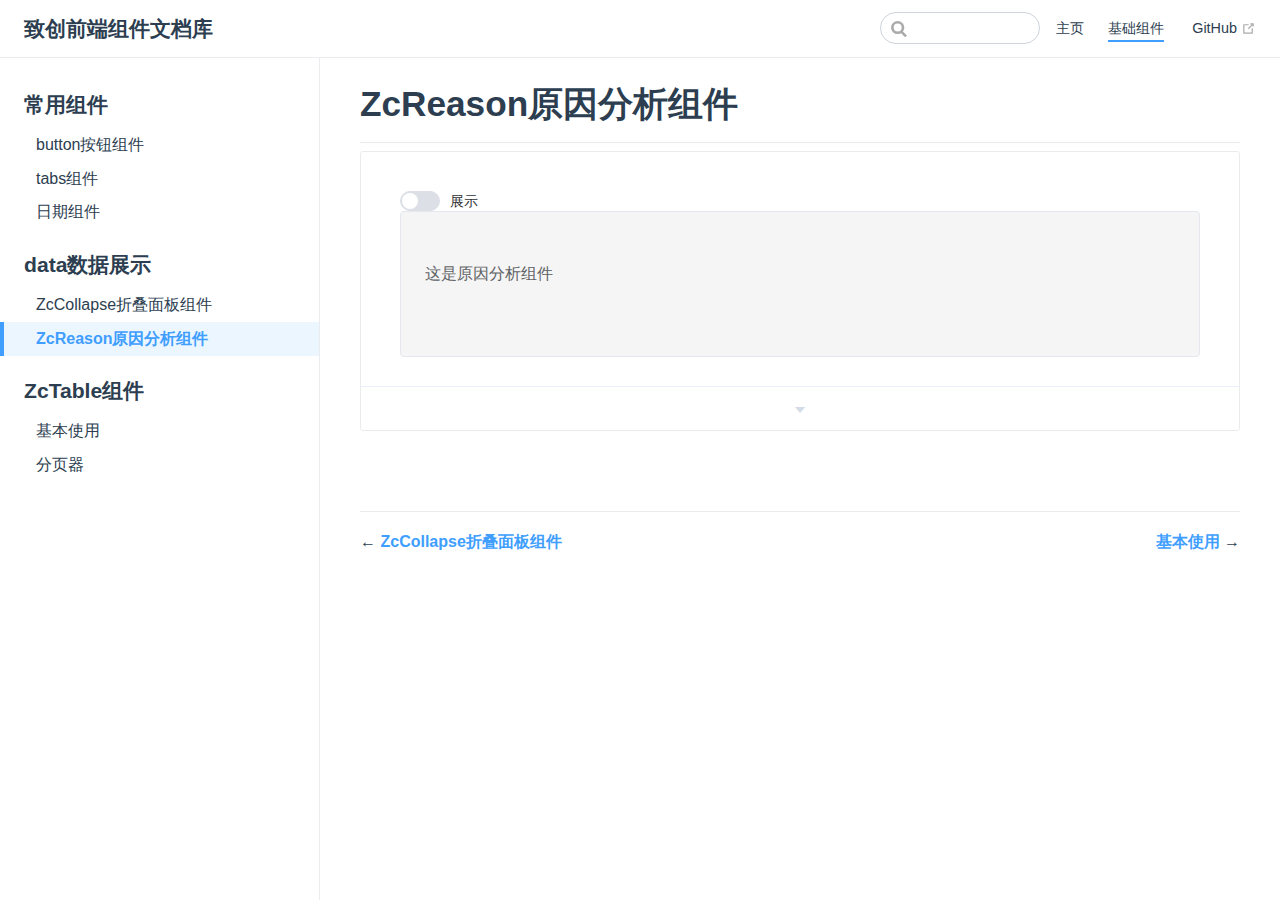
<file: baseComponents/ZcReason/base.html>
<!DOCTYPE html>
<html lang="en-US">
  <head>
    <meta charset="utf-8">
    <meta name="viewport" content="width=device-width,initial-scale=1">
    <title>ZcReason原因分析组件 | 致创前端组件文档库</title>
    <meta name="generator" content="VuePress 1.9.10">
    <link rel="shortcut icon" type="image/zc-icon" href="./favicon.png">
    <meta name="description" content="基于Element-ui二次封装基础组件示例">
    
    <link rel="preload" href="/assets/css/0.styles.d8338e41.css" as="style"><link rel="preload" href="/assets/js/app.38f5cb96.js" as="script"><link rel="preload" href="/assets/js/3.809df8ea.js" as="script"><link rel="preload" href="/assets/js/2.dabe491d.js" as="script"><link rel="preload" href="/assets/js/1.8cdb951c.js" as="script"><link rel="preload" href="/assets/js/83.733eaa0d.js" as="script"><link rel="preload" href="/assets/js/23.2c584ea5.js" as="script"><link rel="preload" href="/assets/js/35.2faae89e.js" as="script"><link rel="prefetch" href="/assets/js/11.91ef020d.js"><link rel="prefetch" href="/assets/js/12.e10dbcc9.js"><link rel="prefetch" href="/assets/js/13.f9af627b.js"><link rel="prefetch" href="/assets/js/14.14c6b430.js"><link rel="prefetch" href="/assets/js/15.88da00e8.js"><link rel="prefetch" href="/assets/js/16.9b8a3fca.js"><link rel="prefetch" href="/assets/js/17.b452518d.js"><link rel="prefetch" href="/assets/js/18.a1570c7f.js"><link rel="prefetch" href="/assets/js/19.c80a5670.js"><link rel="prefetch" href="/assets/js/20.29bc9df2.js"><link rel="prefetch" href="/assets/js/21.93016fa4.js"><link rel="prefetch" href="/assets/js/22.0cba7c37.js"><link rel="prefetch" href="/assets/js/24.a94ad92a.js"><link rel="prefetch" href="/assets/js/25.3dc73b59.js"><link rel="prefetch" href="/assets/js/26.7d805cbd.js"><link rel="prefetch" href="/assets/js/27.780f9664.js"><link rel="prefetch" href="/assets/js/28.c6e570b8.js"><link rel="prefetch" href="/assets/js/29.4a8a10e7.js"><link rel="prefetch" href="/assets/js/30.7ee01bf8.js"><link rel="prefetch" href="/assets/js/31.c170cd8a.js"><link rel="prefetch" href="/assets/js/32.df3e2f1f.js"><link rel="prefetch" href="/assets/js/33.fc3fd968.js"><link rel="prefetch" href="/assets/js/34.24ce7bb3.js"><link rel="prefetch" href="/assets/js/36.a23457b0.js"><link rel="prefetch" href="/assets/js/37.d3afb60f.js"><link rel="prefetch" href="/assets/js/38.d874fe7a.js"><link rel="prefetch" href="/assets/js/39.3ae51ff4.js"><link rel="prefetch" href="/assets/js/4.fabbe67a.js"><link rel="prefetch" href="/assets/js/40.5b0e0461.js"><link rel="prefetch" href="/assets/js/41.55f0d38d.js"><link rel="prefetch" href="/assets/js/42.865305af.js"><link rel="prefetch" href="/assets/js/43.6b21a974.js"><link rel="prefetch" href="/assets/js/44.05a69a15.js"><link rel="prefetch" href="/assets/js/45.ef90c215.js"><link rel="prefetch" href="/assets/js/46.0b70edce.js"><link rel="prefetch" href="/assets/js/47.efe04989.js"><link rel="prefetch" href="/assets/js/48.a5ea71c4.js"><link rel="prefetch" href="/assets/js/49.ceee2f3e.js"><link rel="prefetch" href="/assets/js/5.2c03e1eb.js"><link rel="prefetch" href="/assets/js/50.558f0ea1.js"><link rel="prefetch" href="/assets/js/51.a34e5819.js"><link rel="prefetch" href="/assets/js/52.e8be8a47.js"><link rel="prefetch" href="/assets/js/53.2a99439b.js"><link rel="prefetch" href="/assets/js/54.05ec15cc.js"><link rel="prefetch" href="/assets/js/55.a6713266.js"><link rel="prefetch" href="/assets/js/56.b5fcb383.js"><link rel="prefetch" href="/assets/js/57.8ccc358a.js"><link rel="prefetch" href="/assets/js/58.136b5496.js"><link rel="prefetch" href="/assets/js/59.7e410b7f.js"><link rel="prefetch" href="/assets/js/6.a9ae57ef.js"><link rel="prefetch" href="/assets/js/60.f24b46a9.js"><link rel="prefetch" href="/assets/js/61.c7bde7cc.js"><link rel="prefetch" href="/assets/js/62.7207af71.js"><link rel="prefetch" href="/assets/js/63.91543d42.js"><link rel="prefetch" href="/assets/js/64.c98de79e.js"><link rel="prefetch" href="/assets/js/65.db45b4f5.js"><link rel="prefetch" href="/assets/js/66.fa75265c.js"><link rel="prefetch" href="/assets/js/67.8fd0a9ac.js"><link rel="prefetch" href="/assets/js/68.dc9b1e9f.js"><link rel="prefetch" href="/assets/js/69.210243ed.js"><link rel="prefetch" href="/assets/js/7.fd2e585a.js"><link rel="prefetch" href="/assets/js/70.5c19020f.js"><link rel="prefetch" href="/assets/js/71.67e0cb32.js"><link rel="prefetch" href="/assets/js/72.5fbe1394.js"><link rel="prefetch" href="/assets/js/73.3923ce27.js"><link rel="prefetch" href="/assets/js/74.4ef974e2.js"><link rel="prefetch" href="/assets/js/75.b6b36a55.js"><link rel="prefetch" href="/assets/js/76.e9d3389b.js"><link rel="prefetch" href="/assets/js/77.bd25b8dd.js"><link rel="prefetch" href="/assets/js/78.1287d8d2.js"><link rel="prefetch" href="/assets/js/79.0049db74.js"><link rel="prefetch" href="/assets/js/8.682ab1f8.js"><link rel="prefetch" href="/assets/js/80.7703179f.js"><link rel="prefetch" href="/assets/js/81.a5677fc9.js"><link rel="prefetch" href="/assets/js/82.cabc9897.js"><link rel="prefetch" href="/assets/js/84.ce81214c.js"><link rel="prefetch" href="/assets/js/85.744c6095.js"><link rel="prefetch" href="/assets/js/86.4276be01.js"><link rel="prefetch" href="/assets/js/87.922e78fe.js"><link rel="prefetch" href="/assets/js/88.a535ade7.js"><link rel="prefetch" href="/assets/js/89.3d6bef61.js"><link rel="prefetch" href="/assets/js/90.f22cfae5.js"><link rel="prefetch" href="/assets/js/vendors~docsearch.ed914c80.js">
    <link rel="stylesheet" href="/assets/css/0.styles.d8338e41.css">
  </head>
  <body>
    <div id="app" data-server-rendered="true"><div class="theme-container"><header class="navbar"><div class="sidebar-button"><svg xmlns="http://www.w3.org/2000/svg" aria-hidden="true" role="img" viewBox="0 0 448 512" class="icon"><path fill="currentColor" d="M436 124H12c-6.627 0-12-5.373-12-12V80c0-6.627 5.373-12 12-12h424c6.627 0 12 5.373 12 12v32c0 6.627-5.373 12-12 12zm0 160H12c-6.627 0-12-5.373-12-12v-32c0-6.627 5.373-12 12-12h424c6.627 0 12 5.373 12 12v32c0 6.627-5.373 12-12 12zm0 160H12c-6.627 0-12-5.373-12-12v-32c0-6.627 5.373-12 12-12h424c6.627 0 12 5.373 12 12v32c0 6.627-5.373 12-12 12z"></path></svg></div> <a href="/" class="home-link router-link-active"><!----> <span class="site-name">致创前端组件文档库</span></a> <div class="links"><div class="search-box"><input aria-label="Search" autocomplete="off" spellcheck="false" value=""> <!----></div> <nav class="nav-links can-hide"><div class="nav-item"><a href="/" class="nav-link">
  主页
</a></div><div class="nav-item"><a href="/baseComponents/" class="nav-link router-link-active">
  基础组件
</a></div> <a href="https://github.com" target="_blank" rel="noopener noreferrer" class="repo-link">
    GitHub
    <span><svg xmlns="http://www.w3.org/2000/svg" aria-hidden="true" focusable="false" x="0px" y="0px" viewBox="0 0 100 100" width="15" height="15" class="icon outbound"><path fill="currentColor" d="M18.8,85.1h56l0,0c2.2,0,4-1.8,4-4v-32h-8v28h-48v-48h28v-8h-32l0,0c-2.2,0-4,1.8-4,4v56C14.8,83.3,16.6,85.1,18.8,85.1z"></path> <polygon fill="currentColor" points="45.7,48.7 51.3,54.3 77.2,28.5 77.2,37.2 85.2,37.2 85.2,14.9 62.8,14.9 62.8,22.9 71.5,22.9"></polygon></svg> <span class="sr-only">(opens new window)</span></span></a></nav></div></header> <div class="sidebar-mask"></div> <aside class="sidebar"><nav class="nav-links"><div class="nav-item"><a href="/" class="nav-link">
  主页
</a></div><div class="nav-item"><a href="/baseComponents/" class="nav-link router-link-active">
  基础组件
</a></div> <a href="https://github.com" target="_blank" rel="noopener noreferrer" class="repo-link">
    GitHub
    <span><svg xmlns="http://www.w3.org/2000/svg" aria-hidden="true" focusable="false" x="0px" y="0px" viewBox="0 0 100 100" width="15" height="15" class="icon outbound"><path fill="currentColor" d="M18.8,85.1h56l0,0c2.2,0,4-1.8,4-4v-32h-8v28h-48v-48h28v-8h-32l0,0c-2.2,0-4,1.8-4,4v56C14.8,83.3,16.6,85.1,18.8,85.1z"></path> <polygon fill="currentColor" points="45.7,48.7 51.3,54.3 77.2,28.5 77.2,37.2 85.2,37.2 85.2,14.9 62.8,14.9 62.8,22.9 71.5,22.9"></polygon></svg> <span class="sr-only">(opens new window)</span></span></a></nav>  <ul class="sidebar-links"><li><section class="sidebar-group depth-0"><p class="sidebar-heading"><span>常用组件</span> <!----></p> <ul class="sidebar-links sidebar-group-items"><li><a href="/baseComponents/ZcButton/base.html" class="sidebar-link">button按钮组件</a></li><li><a href="/baseComponents/ZcTabs/base.html" class="sidebar-link">tabs组件</a></li><li><a href="/baseComponents/ZcDatePicker/base.html" class="sidebar-link">日期组件</a></li></ul></section></li><li><section class="sidebar-group depth-0"><p class="sidebar-heading open"><span>data数据展示</span> <!----></p> <ul class="sidebar-links sidebar-group-items"><li><a href="/baseComponents/ZcCollapse/base.html" class="sidebar-link">ZcCollapse折叠面板组件</a></li><li><a href="/baseComponents/ZcReason/base.html" aria-current="page" class="active sidebar-link">ZcReason原因分析组件</a></li></ul></section></li><li><section class="sidebar-group depth-0"><p class="sidebar-heading"><span>ZcTable组件</span> <!----></p> <ul class="sidebar-links sidebar-group-items"><li><a href="/baseComponents/ZcTable/base.html" class="sidebar-link">基本使用</a></li><li><a href="/baseComponents/ZcTable/ZcPagination.html" class="sidebar-link">分页器</a></li></ul></section></li></ul> </aside> <main class="page"> <div class="theme-default-content content__default"><h1 id="zcreason原因分析组件"><a href="#zcreason原因分析组件" class="header-anchor">#</a> ZcReason原因分析组件</h1> <hr> <div class="code-format"><div class="source"></div> <div class="meta"><div class="description"><div id="zc_layout_page" slot="source" class="zc_layout_page" data-v-85a4c95a data-v-5d711d32><section id="zc_layout_page_item" class="zc_layout_page_item" data-v-044da6a3 data-v-5d711d32><div role="switch" class="el-switch" data-v-5d711d32><input type="checkbox" name="" true-value="true" class="el-switch__input"><!----><span class="el-switch__core" style="width:40px;"></span><span class="el-switch__label el-switch__label--right"><!----><span aria-hidden="true">展示</span></span></div> <div class="reason-analysis" data-v-a1d53116 data-v-5d711d32><div class="reason-analysis_reason" data-v-a1d53116><div class="reason-analysis_text" data-v-a1d53116>
      这是原因分析组件
    </div></div></div></section></div> <div class="language-vue extra-class"><pre class="language-vue"><code>
<span class="token tag"><span class="token tag"><span class="token punctuation">&lt;</span>template</span><span class="token punctuation">&gt;</span></span>
  <span class="token tag"><span class="token tag"><span class="token punctuation">&lt;</span>zc-layout-page</span><span class="token punctuation">&gt;</span></span>
    <span class="token tag"><span class="token tag"><span class="token punctuation">&lt;</span>zc-layout-page-item</span><span class="token punctuation">&gt;</span></span>
  <span class="token tag"><span class="token tag"><span class="token punctuation">&lt;</span>el-switch</span>
    <span class="token attr-name">v-model</span><span class="token attr-value"><span class="token punctuation attr-equals">=</span><span class="token punctuation">&quot;</span>active<span class="token punctuation">&quot;</span></span>
    <span class="token attr-name">:active-text</span><span class="token attr-value"><span class="token punctuation attr-equals">=</span><span class="token punctuation">&quot;</span>active ? '编辑' : '展示'<span class="token punctuation">&quot;</span></span>
  <span class="token punctuation">&gt;</span></span>
  <span class="token tag"><span class="token tag"><span class="token punctuation">&lt;/</span>el-switch</span><span class="token punctuation">&gt;</span></span>
  <span class="token tag"><span class="token tag"><span class="token punctuation">&lt;</span>zc-reason</span> <span class="token attr-name">:is-edit</span><span class="token attr-value"><span class="token punctuation attr-equals">=</span><span class="token punctuation">&quot;</span>active<span class="token punctuation">&quot;</span></span> <span class="token attr-name">:reason</span><span class="token attr-value"><span class="token punctuation attr-equals">=</span><span class="token punctuation">&quot;</span>reason<span class="token punctuation">&quot;</span></span> <span class="token attr-name">@input</span><span class="token attr-value"><span class="token punctuation attr-equals">=</span><span class="token punctuation">&quot;</span>inputChange<span class="token punctuation">&quot;</span></span> <span class="token punctuation">/&gt;</span></span>
    <span class="token tag"><span class="token tag"><span class="token punctuation">&lt;/</span>zc-layout-page-item</span><span class="token punctuation">&gt;</span></span>
  <span class="token tag"><span class="token tag"><span class="token punctuation">&lt;/</span>zc-layout-page</span><span class="token punctuation">&gt;</span></span>
<span class="token tag"><span class="token tag"><span class="token punctuation">&lt;/</span>template</span><span class="token punctuation">&gt;</span></span>
<span class="token tag"><span class="token tag"><span class="token punctuation">&lt;</span>script</span> <span class="token attr-name">setup</span><span class="token punctuation">&gt;</span></span><span class="token script"><span class="token language-javascript">

<span class="token keyword">import</span> <span class="token punctuation">{</span> ref <span class="token punctuation">}</span> <span class="token keyword">from</span> <span class="token string">&quot;vue&quot;</span><span class="token punctuation">;</span>
<span class="token keyword">const</span> active<span class="token operator">=</span><span class="token function">ref</span><span class="token punctuation">(</span><span class="token boolean">false</span><span class="token punctuation">)</span>
<span class="token keyword">const</span> reason<span class="token operator">=</span><span class="token function">ref</span><span class="token punctuation">(</span><span class="token string">&quot;这是原因分析组件&quot;</span><span class="token punctuation">)</span>
<span class="token keyword">const</span> <span class="token function-variable function">inputChange</span><span class="token operator">=</span><span class="token punctuation">(</span><span class="token parameter">val</span><span class="token punctuation">)</span><span class="token operator">=&gt;</span><span class="token punctuation">{</span>
  reason<span class="token punctuation">.</span>value<span class="token operator">=</span>val
  console<span class="token punctuation">.</span><span class="token function">log</span><span class="token punctuation">(</span><span class="token string">'正在输入'</span><span class="token punctuation">,</span>val<span class="token punctuation">)</span>
<span class="token punctuation">}</span>
</span></span><span class="token tag"><span class="token tag"><span class="token punctuation">&lt;/</span>script</span><span class="token punctuation">&gt;</span></span>

<span class="token tag"><span class="token tag"><span class="token punctuation">&lt;</span>style</span> <span class="token attr-name">scoped</span> <span class="token attr-name">lang</span><span class="token attr-value"><span class="token punctuation attr-equals">=</span><span class="token punctuation">&quot;</span>scss<span class="token punctuation">&quot;</span></span><span class="token punctuation">&gt;</span></span><span class="token style"><span class="token language-css">

</span></span><span class="token tag"><span class="token tag"><span class="token punctuation">&lt;/</span>style</span><span class="token punctuation">&gt;</span></span>
</code></pre></div></div> <div class="highlight"></div></div> <div class="code-format-control"><i class="el-icon-caret-bottom"></i> <span style="display:none;">显示代码</span> <div class="control-button-container"><button type="button" class="el-button control-button copy-button el-button--text el-button--small" style="display:none;"><!----><!----><span>复制代码</span></button></div></div></div></div> <footer class="page-edit"><!----> <!----></footer> <div class="page-nav"><p class="inner"><span class="prev">
      ←
      <a href="/baseComponents/ZcCollapse/base.html" class="prev">
        ZcCollapse折叠面板组件
      </a></span> <span class="next"><a href="/baseComponents/ZcTable/base.html">
        基本使用
      </a>
      →
    </span></p></div> </main></div><div class="global-ui"><!----></div></div>
    <script src="/assets/js/app.38f5cb96.js" defer></script><script src="/assets/js/3.809df8ea.js" defer></script><script src="/assets/js/2.dabe491d.js" defer></script><script src="/assets/js/1.8cdb951c.js" defer></script><script src="/assets/js/83.733eaa0d.js" defer></script><script src="/assets/js/23.2c584ea5.js" defer></script><script src="/assets/js/35.2faae89e.js" defer></script>
  </body>
</html>
</file>
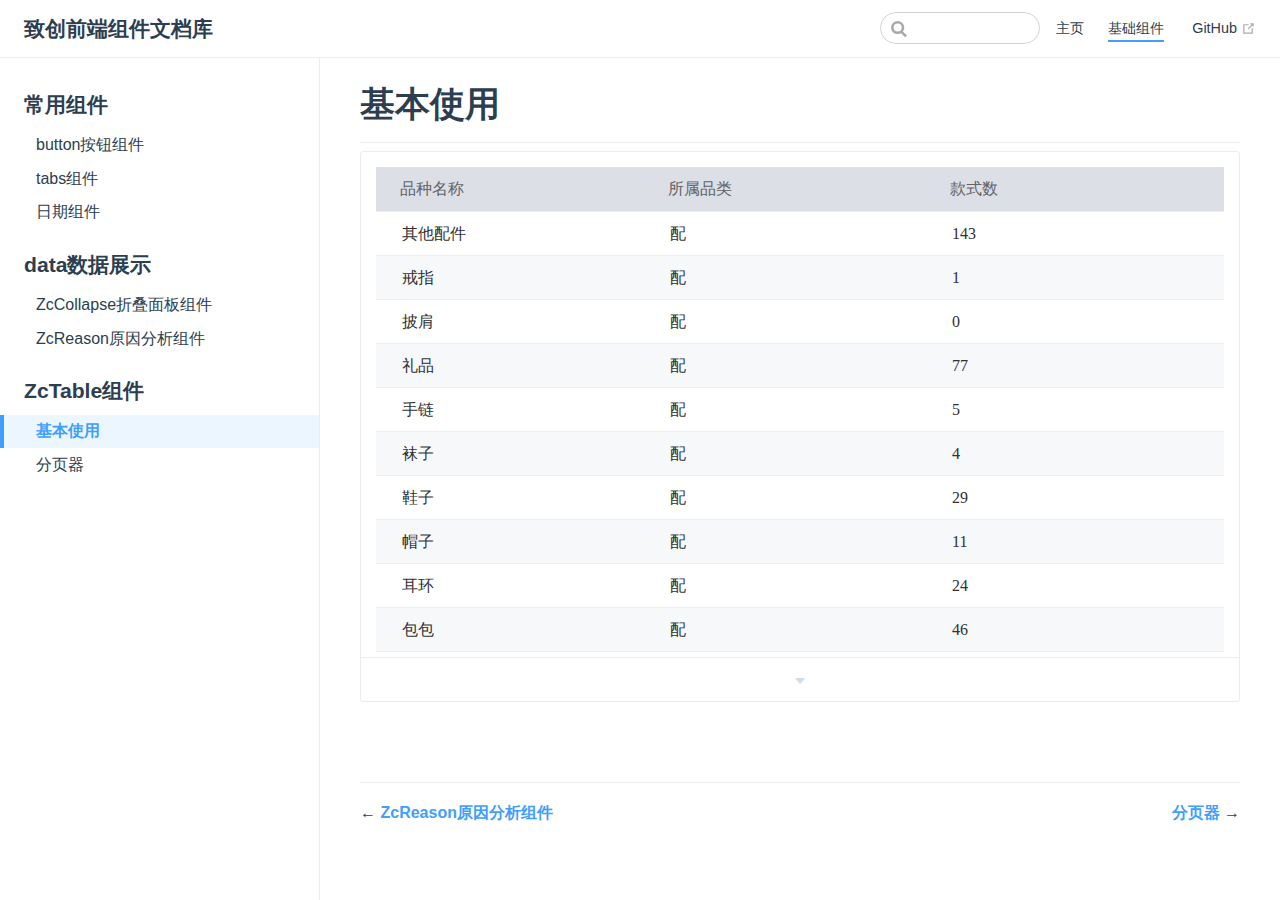
<file: baseComponents/ZcTable/base.html>
<!DOCTYPE html>
<html lang="en-US">
  <head>
    <meta charset="utf-8">
    <meta name="viewport" content="width=device-width,initial-scale=1">
    <title>基本使用 | 致创前端组件文档库</title>
    <meta name="generator" content="VuePress 1.9.10">
    <link rel="shortcut icon" type="image/zc-icon" href="./favicon.png">
    <meta name="description" content="基于Element-ui二次封装基础组件示例">
    
    <link rel="preload" href="/assets/css/0.styles.d8338e41.css" as="style"><link rel="preload" href="/assets/js/app.38f5cb96.js" as="script"><link rel="preload" href="/assets/js/3.809df8ea.js" as="script"><link rel="preload" href="/assets/js/2.dabe491d.js" as="script"><link rel="preload" href="/assets/js/1.8cdb951c.js" as="script"><link rel="preload" href="/assets/js/85.744c6095.js" as="script"><link rel="preload" href="/assets/js/23.2c584ea5.js" as="script"><link rel="preload" href="/assets/js/37.d3afb60f.js" as="script"><link rel="prefetch" href="/assets/js/11.91ef020d.js"><link rel="prefetch" href="/assets/js/12.e10dbcc9.js"><link rel="prefetch" href="/assets/js/13.f9af627b.js"><link rel="prefetch" href="/assets/js/14.14c6b430.js"><link rel="prefetch" href="/assets/js/15.88da00e8.js"><link rel="prefetch" href="/assets/js/16.9b8a3fca.js"><link rel="prefetch" href="/assets/js/17.b452518d.js"><link rel="prefetch" href="/assets/js/18.a1570c7f.js"><link rel="prefetch" href="/assets/js/19.c80a5670.js"><link rel="prefetch" href="/assets/js/20.29bc9df2.js"><link rel="prefetch" href="/assets/js/21.93016fa4.js"><link rel="prefetch" href="/assets/js/22.0cba7c37.js"><link rel="prefetch" href="/assets/js/24.a94ad92a.js"><link rel="prefetch" href="/assets/js/25.3dc73b59.js"><link rel="prefetch" href="/assets/js/26.7d805cbd.js"><link rel="prefetch" href="/assets/js/27.780f9664.js"><link rel="prefetch" href="/assets/js/28.c6e570b8.js"><link rel="prefetch" href="/assets/js/29.4a8a10e7.js"><link rel="prefetch" href="/assets/js/30.7ee01bf8.js"><link rel="prefetch" href="/assets/js/31.c170cd8a.js"><link rel="prefetch" href="/assets/js/32.df3e2f1f.js"><link rel="prefetch" href="/assets/js/33.fc3fd968.js"><link rel="prefetch" href="/assets/js/34.24ce7bb3.js"><link rel="prefetch" href="/assets/js/35.2faae89e.js"><link rel="prefetch" href="/assets/js/36.a23457b0.js"><link rel="prefetch" href="/assets/js/38.d874fe7a.js"><link rel="prefetch" href="/assets/js/39.3ae51ff4.js"><link rel="prefetch" href="/assets/js/4.fabbe67a.js"><link rel="prefetch" href="/assets/js/40.5b0e0461.js"><link rel="prefetch" href="/assets/js/41.55f0d38d.js"><link rel="prefetch" href="/assets/js/42.865305af.js"><link rel="prefetch" href="/assets/js/43.6b21a974.js"><link rel="prefetch" href="/assets/js/44.05a69a15.js"><link rel="prefetch" href="/assets/js/45.ef90c215.js"><link rel="prefetch" href="/assets/js/46.0b70edce.js"><link rel="prefetch" href="/assets/js/47.efe04989.js"><link rel="prefetch" href="/assets/js/48.a5ea71c4.js"><link rel="prefetch" href="/assets/js/49.ceee2f3e.js"><link rel="prefetch" href="/assets/js/5.2c03e1eb.js"><link rel="prefetch" href="/assets/js/50.558f0ea1.js"><link rel="prefetch" href="/assets/js/51.a34e5819.js"><link rel="prefetch" href="/assets/js/52.e8be8a47.js"><link rel="prefetch" href="/assets/js/53.2a99439b.js"><link rel="prefetch" href="/assets/js/54.05ec15cc.js"><link rel="prefetch" href="/assets/js/55.a6713266.js"><link rel="prefetch" href="/assets/js/56.b5fcb383.js"><link rel="prefetch" href="/assets/js/57.8ccc358a.js"><link rel="prefetch" href="/assets/js/58.136b5496.js"><link rel="prefetch" href="/assets/js/59.7e410b7f.js"><link rel="prefetch" href="/assets/js/6.a9ae57ef.js"><link rel="prefetch" href="/assets/js/60.f24b46a9.js"><link rel="prefetch" href="/assets/js/61.c7bde7cc.js"><link rel="prefetch" href="/assets/js/62.7207af71.js"><link rel="prefetch" href="/assets/js/63.91543d42.js"><link rel="prefetch" href="/assets/js/64.c98de79e.js"><link rel="prefetch" href="/assets/js/65.db45b4f5.js"><link rel="prefetch" href="/assets/js/66.fa75265c.js"><link rel="prefetch" href="/assets/js/67.8fd0a9ac.js"><link rel="prefetch" href="/assets/js/68.dc9b1e9f.js"><link rel="prefetch" href="/assets/js/69.210243ed.js"><link rel="prefetch" href="/assets/js/7.fd2e585a.js"><link rel="prefetch" href="/assets/js/70.5c19020f.js"><link rel="prefetch" href="/assets/js/71.67e0cb32.js"><link rel="prefetch" href="/assets/js/72.5fbe1394.js"><link rel="prefetch" href="/assets/js/73.3923ce27.js"><link rel="prefetch" href="/assets/js/74.4ef974e2.js"><link rel="prefetch" href="/assets/js/75.b6b36a55.js"><link rel="prefetch" href="/assets/js/76.e9d3389b.js"><link rel="prefetch" href="/assets/js/77.bd25b8dd.js"><link rel="prefetch" href="/assets/js/78.1287d8d2.js"><link rel="prefetch" href="/assets/js/79.0049db74.js"><link rel="prefetch" href="/assets/js/8.682ab1f8.js"><link rel="prefetch" href="/assets/js/80.7703179f.js"><link rel="prefetch" href="/assets/js/81.a5677fc9.js"><link rel="prefetch" href="/assets/js/82.cabc9897.js"><link rel="prefetch" href="/assets/js/83.733eaa0d.js"><link rel="prefetch" href="/assets/js/84.ce81214c.js"><link rel="prefetch" href="/assets/js/86.4276be01.js"><link rel="prefetch" href="/assets/js/87.922e78fe.js"><link rel="prefetch" href="/assets/js/88.a535ade7.js"><link rel="prefetch" href="/assets/js/89.3d6bef61.js"><link rel="prefetch" href="/assets/js/90.f22cfae5.js"><link rel="prefetch" href="/assets/js/vendors~docsearch.ed914c80.js">
    <link rel="stylesheet" href="/assets/css/0.styles.d8338e41.css">
  </head>
  <body>
    <div id="app" data-server-rendered="true"><div class="theme-container"><header class="navbar"><div class="sidebar-button"><svg xmlns="http://www.w3.org/2000/svg" aria-hidden="true" role="img" viewBox="0 0 448 512" class="icon"><path fill="currentColor" d="M436 124H12c-6.627 0-12-5.373-12-12V80c0-6.627 5.373-12 12-12h424c6.627 0 12 5.373 12 12v32c0 6.627-5.373 12-12 12zm0 160H12c-6.627 0-12-5.373-12-12v-32c0-6.627 5.373-12 12-12h424c6.627 0 12 5.373 12 12v32c0 6.627-5.373 12-12 12zm0 160H12c-6.627 0-12-5.373-12-12v-32c0-6.627 5.373-12 12-12h424c6.627 0 12 5.373 12 12v32c0 6.627-5.373 12-12 12z"></path></svg></div> <a href="/" class="home-link router-link-active"><!----> <span class="site-name">致创前端组件文档库</span></a> <div class="links"><div class="search-box"><input aria-label="Search" autocomplete="off" spellcheck="false" value=""> <!----></div> <nav class="nav-links can-hide"><div class="nav-item"><a href="/" class="nav-link">
  主页
</a></div><div class="nav-item"><a href="/baseComponents/" class="nav-link router-link-active">
  基础组件
</a></div> <a href="https://github.com" target="_blank" rel="noopener noreferrer" class="repo-link">
    GitHub
    <span><svg xmlns="http://www.w3.org/2000/svg" aria-hidden="true" focusable="false" x="0px" y="0px" viewBox="0 0 100 100" width="15" height="15" class="icon outbound"><path fill="currentColor" d="M18.8,85.1h56l0,0c2.2,0,4-1.8,4-4v-32h-8v28h-48v-48h28v-8h-32l0,0c-2.2,0-4,1.8-4,4v56C14.8,83.3,16.6,85.1,18.8,85.1z"></path> <polygon fill="currentColor" points="45.7,48.7 51.3,54.3 77.2,28.5 77.2,37.2 85.2,37.2 85.2,14.9 62.8,14.9 62.8,22.9 71.5,22.9"></polygon></svg> <span class="sr-only">(opens new window)</span></span></a></nav></div></header> <div class="sidebar-mask"></div> <aside class="sidebar"><nav class="nav-links"><div class="nav-item"><a href="/" class="nav-link">
  主页
</a></div><div class="nav-item"><a href="/baseComponents/" class="nav-link router-link-active">
  基础组件
</a></div> <a href="https://github.com" target="_blank" rel="noopener noreferrer" class="repo-link">
    GitHub
    <span><svg xmlns="http://www.w3.org/2000/svg" aria-hidden="true" focusable="false" x="0px" y="0px" viewBox="0 0 100 100" width="15" height="15" class="icon outbound"><path fill="currentColor" d="M18.8,85.1h56l0,0c2.2,0,4-1.8,4-4v-32h-8v28h-48v-48h28v-8h-32l0,0c-2.2,0-4,1.8-4,4v56C14.8,83.3,16.6,85.1,18.8,85.1z"></path> <polygon fill="currentColor" points="45.7,48.7 51.3,54.3 77.2,28.5 77.2,37.2 85.2,37.2 85.2,14.9 62.8,14.9 62.8,22.9 71.5,22.9"></polygon></svg> <span class="sr-only">(opens new window)</span></span></a></nav>  <ul class="sidebar-links"><li><section class="sidebar-group depth-0"><p class="sidebar-heading"><span>常用组件</span> <!----></p> <ul class="sidebar-links sidebar-group-items"><li><a href="/baseComponents/ZcButton/base.html" class="sidebar-link">button按钮组件</a></li><li><a href="/baseComponents/ZcTabs/base.html" class="sidebar-link">tabs组件</a></li><li><a href="/baseComponents/ZcDatePicker/base.html" class="sidebar-link">日期组件</a></li></ul></section></li><li><section class="sidebar-group depth-0"><p class="sidebar-heading"><span>data数据展示</span> <!----></p> <ul class="sidebar-links sidebar-group-items"><li><a href="/baseComponents/ZcCollapse/base.html" class="sidebar-link">ZcCollapse折叠面板组件</a></li><li><a href="/baseComponents/ZcReason/base.html" class="sidebar-link">ZcReason原因分析组件</a></li></ul></section></li><li><section class="sidebar-group depth-0"><p class="sidebar-heading open"><span>ZcTable组件</span> <!----></p> <ul class="sidebar-links sidebar-group-items"><li><a href="/baseComponents/ZcTable/base.html" aria-current="page" class="active sidebar-link">基本使用</a></li><li><a href="/baseComponents/ZcTable/ZcPagination.html" class="sidebar-link">分页器</a></li></ul></section></li></ul> </aside> <main class="page"> <div class="theme-default-content content__default"><h1 id="基本使用"><a href="#基本使用" class="header-anchor">#</a> 基本使用</h1> <hr> <div class="code-format"><div class="source"></div> <div class="meta"><div class="description"><div slot="source" class="zc-table" style="width:100%;"><div id="zc_table" class="zc-table" data-v-022b0193><!----> <!----> <div class="el-table el-table--fit el-table--enable-row-hover el-table--enable-row-transition" data-v-022b0193><div class="hidden-columns"><!----> <!----> <div data-v-022b0193></div><div data-v-022b0193></div><div data-v-022b0193></div>  <!----> </div><div class="el-table__header-wrapper"><table cellspacing="0" cellpadding="0" border="0" class="el-table__header" style="width:;"><colgroup></colgroup><thead><tr></tr></thead></table></div><div class="el-table__body-wrapper is-scrolling-none"><table cellspacing="0" cellpadding="0" border="0" class="el-table__body" style="width:;"><colgroup></colgroup><tbody><tr class="el-table__row"></tr><tr class="el-table__row"></tr><tr class="el-table__row"></tr><tr class="el-table__row"></tr><tr class="el-table__row"></tr><tr class="el-table__row"></tr><tr class="el-table__row"></tr><tr class="el-table__row"></tr><tr class="el-table__row"></tr><tr class="el-table__row"></tr><!----></tbody></table><!----><!----></div><!----><!----><!----><!----><div class="el-table__column-resize-proxy" style="display:none;"></div></div> <!----> <!----> <!----></div></div> <div class="language-vue extra-class"><pre class="language-vue"><code><span class="token tag"><span class="token tag"><span class="token punctuation">&lt;</span>template</span><span class="token punctuation">&gt;</span></span>
  <span class="token tag"><span class="token tag"><span class="token punctuation">&lt;</span>div</span> <span class="token attr-name">class</span><span class="token attr-value"><span class="token punctuation attr-equals">=</span><span class="token punctuation">&quot;</span>zc-table<span class="token punctuation">&quot;</span></span> <span class="token special-attr"><span class="token attr-name">style</span><span class="token attr-value"><span class="token punctuation attr-equals">=</span><span class="token punctuation">&quot;</span><span class="token value css language-css"><span class="token property">width</span><span class="token punctuation">:</span> 100%</span><span class="token punctuation">&quot;</span></span></span><span class="token punctuation">&gt;</span></span>
    <span class="token tag"><span class="token tag"><span class="token punctuation">&lt;</span>zc-table</span>
      <span class="token attr-name">:columns</span><span class="token attr-value"><span class="token punctuation attr-equals">=</span><span class="token punctuation">&quot;</span>columns<span class="token punctuation">&quot;</span></span>
      <span class="token attr-name">:table</span><span class="token attr-value"><span class="token punctuation attr-equals">=</span><span class="token punctuation">&quot;</span>table<span class="token punctuation">&quot;</span></span>
      <span class="token attr-name">title</span><span class="token attr-value"><span class="token punctuation attr-equals">=</span><span class="token punctuation">&quot;</span>常规表格<span class="token punctuation">&quot;</span></span>
    <span class="token punctuation">/&gt;</span></span>
  <span class="token tag"><span class="token tag"><span class="token punctuation">&lt;/</span>div</span><span class="token punctuation">&gt;</span></span>
<span class="token tag"><span class="token tag"><span class="token punctuation">&lt;/</span>template</span><span class="token punctuation">&gt;</span></span>

<span class="token tag"><span class="token tag"><span class="token punctuation">&lt;</span>script</span><span class="token punctuation">&gt;</span></span><span class="token script"><span class="token language-javascript">
<span class="token keyword">export</span> <span class="token keyword">default</span> <span class="token punctuation">{</span>
  <span class="token function">data</span><span class="token punctuation">(</span><span class="token punctuation">)</span> <span class="token punctuation">{</span>
    <span class="token keyword">let</span> self <span class="token operator">=</span> <span class="token keyword">this</span><span class="token punctuation">;</span>
    <span class="token keyword">return</span> <span class="token punctuation">{</span>
      <span class="token literal-property property">table</span><span class="token operator">:</span> <span class="token punctuation">{</span>
        <span class="token literal-property property">data</span><span class="token operator">:</span> <span class="token punctuation">[</span>
          <span class="token punctuation">{</span>
            <span class="token string-property property">&quot;categoryCode&quot;</span><span class="token operator">:</span> <span class="token string">&quot;P&quot;</span><span class="token punctuation">,</span>
            <span class="token string-property property">&quot;categoryCraftType&quot;</span><span class="token operator">:</span> <span class="token string">&quot;3&quot;</span><span class="token punctuation">,</span>
            <span class="token string-property property">&quot;categoryId&quot;</span><span class="token operator">:</span> <span class="token number">8453409227838464</span><span class="token punctuation">,</span>
            <span class="token string-property property">&quot;categoryLevel&quot;</span><span class="token operator">:</span> <span class="token keyword">null</span><span class="token punctuation">,</span>
            <span class="token string-property property">&quot;categoryName&quot;</span><span class="token operator">:</span> <span class="token string">&quot;配&quot;</span><span class="token punctuation">,</span>
            <span class="token string-property property">&quot;code&quot;</span><span class="token operator">:</span> <span class="token string">&quot;PSQ&quot;</span><span class="token punctuation">,</span>
            <span class="token string-property property">&quot;createDt&quot;</span><span class="token operator">:</span> <span class="token number">1708950646000</span><span class="token punctuation">,</span>
            <span class="token string-property property">&quot;id&quot;</span><span class="token operator">:</span> <span class="token number">8433599964187137</span><span class="token punctuation">,</span>
            <span class="token string-property property">&quot;lastUpdateDt&quot;</span><span class="token operator">:</span> <span class="token number">1718388602000</span><span class="token punctuation">,</span>
            <span class="token string-property property">&quot;level&quot;</span><span class="token operator">:</span> <span class="token string">&quot;3&quot;</span><span class="token punctuation">,</span>
            <span class="token string-property property">&quot;name&quot;</span><span class="token operator">:</span> <span class="token string">&quot;其他配件&quot;</span><span class="token punctuation">,</span>
            <span class="token string-property property">&quot;styleNumber&quot;</span><span class="token operator">:</span> <span class="token number">143</span><span class="token punctuation">,</span>
            <span class="token string-property property">&quot;type&quot;</span><span class="token operator">:</span> <span class="token keyword">null</span>
          <span class="token punctuation">}</span><span class="token punctuation">,</span>
          <span class="token punctuation">{</span>
            <span class="token string-property property">&quot;categoryCode&quot;</span><span class="token operator">:</span> <span class="token string">&quot;P&quot;</span><span class="token punctuation">,</span>
            <span class="token string-property property">&quot;categoryCraftType&quot;</span><span class="token operator">:</span> <span class="token string">&quot;3&quot;</span><span class="token punctuation">,</span>
            <span class="token string-property property">&quot;categoryId&quot;</span><span class="token operator">:</span> <span class="token number">8453409227838464</span><span class="token punctuation">,</span>
            <span class="token string-property property">&quot;categoryLevel&quot;</span><span class="token operator">:</span> <span class="token keyword">null</span><span class="token punctuation">,</span>
            <span class="token string-property property">&quot;categoryName&quot;</span><span class="token operator">:</span> <span class="token string">&quot;配&quot;</span><span class="token punctuation">,</span>
            <span class="token string-property property">&quot;code&quot;</span><span class="token operator">:</span> <span class="token string">&quot;PSJ&quot;</span><span class="token punctuation">,</span>
            <span class="token string-property property">&quot;createDt&quot;</span><span class="token operator">:</span> <span class="token number">1708950646000</span><span class="token punctuation">,</span>
            <span class="token string-property property">&quot;id&quot;</span><span class="token operator">:</span> <span class="token number">8433599964187138</span><span class="token punctuation">,</span>
            <span class="token string-property property">&quot;lastUpdateDt&quot;</span><span class="token operator">:</span> <span class="token number">1718388602000</span><span class="token punctuation">,</span>
            <span class="token string-property property">&quot;level&quot;</span><span class="token operator">:</span> <span class="token string">&quot;3&quot;</span><span class="token punctuation">,</span>
            <span class="token string-property property">&quot;name&quot;</span><span class="token operator">:</span> <span class="token string">&quot;戒指&quot;</span><span class="token punctuation">,</span>
            <span class="token string-property property">&quot;styleNumber&quot;</span><span class="token operator">:</span> <span class="token number">1</span><span class="token punctuation">,</span>
            <span class="token string-property property">&quot;type&quot;</span><span class="token operator">:</span> <span class="token keyword">null</span>
          <span class="token punctuation">}</span><span class="token punctuation">,</span>
          <span class="token punctuation">{</span>
            <span class="token string-property property">&quot;categoryCode&quot;</span><span class="token operator">:</span> <span class="token string">&quot;P&quot;</span><span class="token punctuation">,</span>
            <span class="token string-property property">&quot;categoryCraftType&quot;</span><span class="token operator">:</span> <span class="token string">&quot;3&quot;</span><span class="token punctuation">,</span>
            <span class="token string-property property">&quot;categoryId&quot;</span><span class="token operator">:</span> <span class="token number">8453409227838464</span><span class="token punctuation">,</span>
            <span class="token string-property property">&quot;categoryLevel&quot;</span><span class="token operator">:</span> <span class="token keyword">null</span><span class="token punctuation">,</span>
            <span class="token string-property property">&quot;categoryName&quot;</span><span class="token operator">:</span> <span class="token string">&quot;配&quot;</span><span class="token punctuation">,</span>
            <span class="token string-property property">&quot;code&quot;</span><span class="token operator">:</span> <span class="token string">&quot;PT8&quot;</span><span class="token punctuation">,</span>
            <span class="token string-property property">&quot;createDt&quot;</span><span class="token operator">:</span> <span class="token number">1708950646000</span><span class="token punctuation">,</span>
            <span class="token string-property property">&quot;id&quot;</span><span class="token operator">:</span> <span class="token number">8433599964187139</span><span class="token punctuation">,</span>
            <span class="token string-property property">&quot;lastUpdateDt&quot;</span><span class="token operator">:</span> <span class="token number">1718388602000</span><span class="token punctuation">,</span>
            <span class="token string-property property">&quot;level&quot;</span><span class="token operator">:</span> <span class="token string">&quot;3&quot;</span><span class="token punctuation">,</span>
            <span class="token string-property property">&quot;name&quot;</span><span class="token operator">:</span> <span class="token string">&quot;披肩&quot;</span><span class="token punctuation">,</span>
            <span class="token string-property property">&quot;styleNumber&quot;</span><span class="token operator">:</span> <span class="token number">0</span><span class="token punctuation">,</span>
            <span class="token string-property property">&quot;type&quot;</span><span class="token operator">:</span> <span class="token keyword">null</span>
          <span class="token punctuation">}</span><span class="token punctuation">,</span>
          <span class="token punctuation">{</span>
            <span class="token string-property property">&quot;categoryCode&quot;</span><span class="token operator">:</span> <span class="token string">&quot;P&quot;</span><span class="token punctuation">,</span>
            <span class="token string-property property">&quot;categoryCraftType&quot;</span><span class="token operator">:</span> <span class="token string">&quot;3&quot;</span><span class="token punctuation">,</span>
            <span class="token string-property property">&quot;categoryId&quot;</span><span class="token operator">:</span> <span class="token number">8453409227838464</span><span class="token punctuation">,</span>
            <span class="token string-property property">&quot;categoryLevel&quot;</span><span class="token operator">:</span> <span class="token keyword">null</span><span class="token punctuation">,</span>
            <span class="token string-property property">&quot;categoryName&quot;</span><span class="token operator">:</span> <span class="token string">&quot;配&quot;</span><span class="token punctuation">,</span>
            <span class="token string-property property">&quot;code&quot;</span><span class="token operator">:</span> <span class="token string">&quot;PT7&quot;</span><span class="token punctuation">,</span>
            <span class="token string-property property">&quot;createDt&quot;</span><span class="token operator">:</span> <span class="token number">1708950646000</span><span class="token punctuation">,</span>
            <span class="token string-property property">&quot;id&quot;</span><span class="token operator">:</span> <span class="token number">8433599964187140</span><span class="token punctuation">,</span>
            <span class="token string-property property">&quot;lastUpdateDt&quot;</span><span class="token operator">:</span> <span class="token number">1718388602000</span><span class="token punctuation">,</span>
            <span class="token string-property property">&quot;level&quot;</span><span class="token operator">:</span> <span class="token string">&quot;3&quot;</span><span class="token punctuation">,</span>
            <span class="token string-property property">&quot;name&quot;</span><span class="token operator">:</span> <span class="token string">&quot;礼品&quot;</span><span class="token punctuation">,</span>
            <span class="token string-property property">&quot;styleNumber&quot;</span><span class="token operator">:</span> <span class="token number">77</span><span class="token punctuation">,</span>
            <span class="token string-property property">&quot;type&quot;</span><span class="token operator">:</span> <span class="token keyword">null</span>
          <span class="token punctuation">}</span><span class="token punctuation">,</span>
          <span class="token punctuation">{</span>
            <span class="token string-property property">&quot;categoryCode&quot;</span><span class="token operator">:</span> <span class="token string">&quot;P&quot;</span><span class="token punctuation">,</span>
            <span class="token string-property property">&quot;categoryCraftType&quot;</span><span class="token operator">:</span> <span class="token string">&quot;3&quot;</span><span class="token punctuation">,</span>
            <span class="token string-property property">&quot;categoryId&quot;</span><span class="token operator">:</span> <span class="token number">8453409227838464</span><span class="token punctuation">,</span>
            <span class="token string-property property">&quot;categoryLevel&quot;</span><span class="token operator">:</span> <span class="token keyword">null</span><span class="token punctuation">,</span>
            <span class="token string-property property">&quot;categoryName&quot;</span><span class="token operator">:</span> <span class="token string">&quot;配&quot;</span><span class="token punctuation">,</span>
            <span class="token string-property property">&quot;code&quot;</span><span class="token operator">:</span> <span class="token string">&quot;PT2&quot;</span><span class="token punctuation">,</span>
            <span class="token string-property property">&quot;createDt&quot;</span><span class="token operator">:</span> <span class="token number">1708950646000</span><span class="token punctuation">,</span>
            <span class="token string-property property">&quot;id&quot;</span><span class="token operator">:</span> <span class="token number">8433599964187141</span><span class="token punctuation">,</span>
            <span class="token string-property property">&quot;lastUpdateDt&quot;</span><span class="token operator">:</span> <span class="token number">1718388602000</span><span class="token punctuation">,</span>
            <span class="token string-property property">&quot;level&quot;</span><span class="token operator">:</span> <span class="token string">&quot;3&quot;</span><span class="token punctuation">,</span>
            <span class="token string-property property">&quot;name&quot;</span><span class="token operator">:</span> <span class="token string">&quot;手链&quot;</span><span class="token punctuation">,</span>
            <span class="token string-property property">&quot;styleNumber&quot;</span><span class="token operator">:</span> <span class="token number">5</span><span class="token punctuation">,</span>
            <span class="token string-property property">&quot;type&quot;</span><span class="token operator">:</span> <span class="token keyword">null</span>
          <span class="token punctuation">}</span><span class="token punctuation">,</span>
          <span class="token punctuation">{</span>
            <span class="token string-property property">&quot;categoryCode&quot;</span><span class="token operator">:</span> <span class="token string">&quot;P&quot;</span><span class="token punctuation">,</span>
            <span class="token string-property property">&quot;categoryCraftType&quot;</span><span class="token operator">:</span> <span class="token string">&quot;3&quot;</span><span class="token punctuation">,</span>
            <span class="token string-property property">&quot;categoryId&quot;</span><span class="token operator">:</span> <span class="token number">8453409227838464</span><span class="token punctuation">,</span>
            <span class="token string-property property">&quot;categoryLevel&quot;</span><span class="token operator">:</span> <span class="token keyword">null</span><span class="token punctuation">,</span>
            <span class="token string-property property">&quot;categoryName&quot;</span><span class="token operator">:</span> <span class="token string">&quot;配&quot;</span><span class="token punctuation">,</span>
            <span class="token string-property property">&quot;code&quot;</span><span class="token operator">:</span> <span class="token string">&quot;PSA&quot;</span><span class="token punctuation">,</span>
            <span class="token string-property property">&quot;createDt&quot;</span><span class="token operator">:</span> <span class="token number">1708950646000</span><span class="token punctuation">,</span>
            <span class="token string-property property">&quot;id&quot;</span><span class="token operator">:</span> <span class="token number">8433599964187142</span><span class="token punctuation">,</span>
            <span class="token string-property property">&quot;lastUpdateDt&quot;</span><span class="token operator">:</span> <span class="token number">1718388602000</span><span class="token punctuation">,</span>
            <span class="token string-property property">&quot;level&quot;</span><span class="token operator">:</span> <span class="token string">&quot;3&quot;</span><span class="token punctuation">,</span>
            <span class="token string-property property">&quot;name&quot;</span><span class="token operator">:</span> <span class="token string">&quot;袜子&quot;</span><span class="token punctuation">,</span>
            <span class="token string-property property">&quot;styleNumber&quot;</span><span class="token operator">:</span> <span class="token number">4</span><span class="token punctuation">,</span>
            <span class="token string-property property">&quot;type&quot;</span><span class="token operator">:</span> <span class="token keyword">null</span>
          <span class="token punctuation">}</span><span class="token punctuation">,</span>
          <span class="token punctuation">{</span>
            <span class="token string-property property">&quot;categoryCode&quot;</span><span class="token operator">:</span> <span class="token string">&quot;P&quot;</span><span class="token punctuation">,</span>
            <span class="token string-property property">&quot;categoryCraftType&quot;</span><span class="token operator">:</span> <span class="token string">&quot;3&quot;</span><span class="token punctuation">,</span>
            <span class="token string-property property">&quot;categoryId&quot;</span><span class="token operator">:</span> <span class="token number">8453409227838464</span><span class="token punctuation">,</span>
            <span class="token string-property property">&quot;categoryLevel&quot;</span><span class="token operator">:</span> <span class="token keyword">null</span><span class="token punctuation">,</span>
            <span class="token string-property property">&quot;categoryName&quot;</span><span class="token operator">:</span> <span class="token string">&quot;配&quot;</span><span class="token punctuation">,</span>
            <span class="token string-property property">&quot;code&quot;</span><span class="token operator">:</span> <span class="token string">&quot;PSZ&quot;</span><span class="token punctuation">,</span>
            <span class="token string-property property">&quot;createDt&quot;</span><span class="token operator">:</span> <span class="token number">1708950646000</span><span class="token punctuation">,</span>
            <span class="token string-property property">&quot;id&quot;</span><span class="token operator">:</span> <span class="token number">8433599964187143</span><span class="token punctuation">,</span>
            <span class="token string-property property">&quot;lastUpdateDt&quot;</span><span class="token operator">:</span> <span class="token number">1718388602000</span><span class="token punctuation">,</span>
            <span class="token string-property property">&quot;level&quot;</span><span class="token operator">:</span> <span class="token string">&quot;3&quot;</span><span class="token punctuation">,</span>
            <span class="token string-property property">&quot;name&quot;</span><span class="token operator">:</span> <span class="token string">&quot;鞋子&quot;</span><span class="token punctuation">,</span>
            <span class="token string-property property">&quot;styleNumber&quot;</span><span class="token operator">:</span> <span class="token number">29</span><span class="token punctuation">,</span>
            <span class="token string-property property">&quot;type&quot;</span><span class="token operator">:</span> <span class="token keyword">null</span>
          <span class="token punctuation">}</span><span class="token punctuation">,</span>
          <span class="token punctuation">{</span>
            <span class="token string-property property">&quot;categoryCode&quot;</span><span class="token operator">:</span> <span class="token string">&quot;P&quot;</span><span class="token punctuation">,</span>
            <span class="token string-property property">&quot;categoryCraftType&quot;</span><span class="token operator">:</span> <span class="token string">&quot;3&quot;</span><span class="token punctuation">,</span>
            <span class="token string-property property">&quot;categoryId&quot;</span><span class="token operator">:</span> <span class="token number">8453409227838464</span><span class="token punctuation">,</span>
            <span class="token string-property property">&quot;categoryLevel&quot;</span><span class="token operator">:</span> <span class="token keyword">null</span><span class="token punctuation">,</span>
            <span class="token string-property property">&quot;categoryName&quot;</span><span class="token operator">:</span> <span class="token string">&quot;配&quot;</span><span class="token punctuation">,</span>
            <span class="token string-property property">&quot;code&quot;</span><span class="token operator">:</span> <span class="token string">&quot;PSM&quot;</span><span class="token punctuation">,</span>
            <span class="token string-property property">&quot;createDt&quot;</span><span class="token operator">:</span> <span class="token number">1708950646000</span><span class="token punctuation">,</span>
            <span class="token string-property property">&quot;id&quot;</span><span class="token operator">:</span> <span class="token number">8433599964187144</span><span class="token punctuation">,</span>
            <span class="token string-property property">&quot;lastUpdateDt&quot;</span><span class="token operator">:</span> <span class="token number">1718388602000</span><span class="token punctuation">,</span>
            <span class="token string-property property">&quot;level&quot;</span><span class="token operator">:</span> <span class="token string">&quot;3&quot;</span><span class="token punctuation">,</span>
            <span class="token string-property property">&quot;name&quot;</span><span class="token operator">:</span> <span class="token string">&quot;帽子&quot;</span><span class="token punctuation">,</span>
            <span class="token string-property property">&quot;styleNumber&quot;</span><span class="token operator">:</span> <span class="token number">11</span><span class="token punctuation">,</span>
            <span class="token string-property property">&quot;type&quot;</span><span class="token operator">:</span> <span class="token keyword">null</span>
          <span class="token punctuation">}</span><span class="token punctuation">,</span>
          <span class="token punctuation">{</span>
            <span class="token string-property property">&quot;categoryCode&quot;</span><span class="token operator">:</span> <span class="token string">&quot;P&quot;</span><span class="token punctuation">,</span>
            <span class="token string-property property">&quot;categoryCraftType&quot;</span><span class="token operator">:</span> <span class="token string">&quot;3&quot;</span><span class="token punctuation">,</span>
            <span class="token string-property property">&quot;categoryId&quot;</span><span class="token operator">:</span> <span class="token number">8453409227838464</span><span class="token punctuation">,</span>
            <span class="token string-property property">&quot;categoryLevel&quot;</span><span class="token operator">:</span> <span class="token keyword">null</span><span class="token punctuation">,</span>
            <span class="token string-property property">&quot;categoryName&quot;</span><span class="token operator">:</span> <span class="token string">&quot;配&quot;</span><span class="token punctuation">,</span>
            <span class="token string-property property">&quot;code&quot;</span><span class="token operator">:</span> <span class="token string">&quot;PSR&quot;</span><span class="token punctuation">,</span>
            <span class="token string-property property">&quot;createDt&quot;</span><span class="token operator">:</span> <span class="token number">1708950646000</span><span class="token punctuation">,</span>
            <span class="token string-property property">&quot;id&quot;</span><span class="token operator">:</span> <span class="token number">8433599964187145</span><span class="token punctuation">,</span>
            <span class="token string-property property">&quot;lastUpdateDt&quot;</span><span class="token operator">:</span> <span class="token number">1718388602000</span><span class="token punctuation">,</span>
            <span class="token string-property property">&quot;level&quot;</span><span class="token operator">:</span> <span class="token string">&quot;3&quot;</span><span class="token punctuation">,</span>
            <span class="token string-property property">&quot;name&quot;</span><span class="token operator">:</span> <span class="token string">&quot;耳环&quot;</span><span class="token punctuation">,</span>
            <span class="token string-property property">&quot;styleNumber&quot;</span><span class="token operator">:</span> <span class="token number">24</span><span class="token punctuation">,</span>
            <span class="token string-property property">&quot;type&quot;</span><span class="token operator">:</span> <span class="token keyword">null</span>
          <span class="token punctuation">}</span><span class="token punctuation">,</span>
          <span class="token punctuation">{</span>
            <span class="token string-property property">&quot;categoryCode&quot;</span><span class="token operator">:</span> <span class="token string">&quot;P&quot;</span><span class="token punctuation">,</span>
            <span class="token string-property property">&quot;categoryCraftType&quot;</span><span class="token operator">:</span> <span class="token string">&quot;3&quot;</span><span class="token punctuation">,</span>
            <span class="token string-property property">&quot;categoryId&quot;</span><span class="token operator">:</span> <span class="token number">8453409227838464</span><span class="token punctuation">,</span>
            <span class="token string-property property">&quot;categoryLevel&quot;</span><span class="token operator">:</span> <span class="token keyword">null</span><span class="token punctuation">,</span>
            <span class="token string-property property">&quot;categoryName&quot;</span><span class="token operator">:</span> <span class="token string">&quot;配&quot;</span><span class="token punctuation">,</span>
            <span class="token string-property property">&quot;code&quot;</span><span class="token operator">:</span> <span class="token string">&quot;PSB&quot;</span><span class="token punctuation">,</span>
            <span class="token string-property property">&quot;createDt&quot;</span><span class="token operator">:</span> <span class="token number">1708950646000</span><span class="token punctuation">,</span>
            <span class="token string-property property">&quot;id&quot;</span><span class="token operator">:</span> <span class="token number">8433599964187146</span><span class="token punctuation">,</span>
            <span class="token string-property property">&quot;lastUpdateDt&quot;</span><span class="token operator">:</span> <span class="token number">1718388602000</span><span class="token punctuation">,</span>
            <span class="token string-property property">&quot;level&quot;</span><span class="token operator">:</span> <span class="token string">&quot;3&quot;</span><span class="token punctuation">,</span>
            <span class="token string-property property">&quot;name&quot;</span><span class="token operator">:</span> <span class="token string">&quot;包包&quot;</span><span class="token punctuation">,</span>
            <span class="token string-property property">&quot;styleNumber&quot;</span><span class="token operator">:</span> <span class="token number">46</span><span class="token punctuation">,</span>
            <span class="token string-property property">&quot;type&quot;</span><span class="token operator">:</span> <span class="token keyword">null</span>
          <span class="token punctuation">}</span>
        <span class="token punctuation">]</span><span class="token punctuation">,</span>
      <span class="token punctuation">}</span><span class="token punctuation">,</span>
      <span class="token literal-property property">columns</span><span class="token operator">:</span> <span class="token punctuation">[</span>
        <span class="token punctuation">{</span> <span class="token literal-property property">prop</span><span class="token operator">:</span> <span class="token string">&quot;name&quot;</span><span class="token punctuation">,</span> <span class="token literal-property property">label</span><span class="token operator">:</span> <span class="token string">&quot;品种名称&quot;</span> <span class="token punctuation">}</span><span class="token punctuation">,</span>
        <span class="token punctuation">{</span> <span class="token literal-property property">prop</span><span class="token operator">:</span> <span class="token string">&quot;categoryName&quot;</span><span class="token punctuation">,</span> <span class="token literal-property property">label</span><span class="token operator">:</span> <span class="token string">&quot;所属品类&quot;</span> <span class="token punctuation">}</span><span class="token punctuation">,</span>
        <span class="token punctuation">{</span> <span class="token literal-property property">prop</span><span class="token operator">:</span> <span class="token string">&quot;styleNumber&quot;</span><span class="token punctuation">,</span> <span class="token literal-property property">label</span><span class="token operator">:</span> <span class="token string">&quot;款式数&quot;</span> <span class="token punctuation">}</span><span class="token punctuation">,</span>
      <span class="token punctuation">]</span><span class="token punctuation">,</span>
    <span class="token punctuation">}</span><span class="token punctuation">;</span>
  <span class="token punctuation">}</span><span class="token punctuation">,</span>
  <span class="token literal-property property">methods</span><span class="token operator">:</span> <span class="token punctuation">{</span>
    <span class="token function">handleEditTable</span><span class="token punctuation">(</span><span class="token parameter">val<span class="token punctuation">,</span> type</span><span class="token punctuation">)</span> <span class="token punctuation">{</span>
      console<span class="token punctuation">.</span><span class="token function">log</span><span class="token punctuation">(</span><span class="token string">&quot;编辑&quot;</span><span class="token punctuation">,</span> val<span class="token punctuation">,</span> type<span class="token punctuation">)</span><span class="token punctuation">;</span>
    <span class="token punctuation">}</span><span class="token punctuation">,</span>
    <span class="token function">handledeleteTable</span><span class="token punctuation">(</span><span class="token parameter">val</span><span class="token punctuation">)</span> <span class="token punctuation">{</span>
      console<span class="token punctuation">.</span><span class="token function">log</span><span class="token punctuation">(</span><span class="token string">&quot;删除&quot;</span><span class="token punctuation">,</span> val<span class="token punctuation">)</span><span class="token punctuation">;</span>
    <span class="token punctuation">}</span><span class="token punctuation">,</span>
  <span class="token punctuation">}</span><span class="token punctuation">,</span>
<span class="token punctuation">}</span><span class="token punctuation">;</span>
</span></span><span class="token tag"><span class="token tag"><span class="token punctuation">&lt;/</span>script</span><span class="token punctuation">&gt;</span></span>
</code></pre></div></div> <div class="highlight"></div></div> <div class="code-format-control"><i class="el-icon-caret-bottom"></i> <span style="display:none;">显示代码</span> <div class="control-button-container"><button type="button" class="el-button control-button copy-button el-button--text el-button--small" style="display:none;"><!----><!----><span>复制代码</span></button></div></div></div></div> <footer class="page-edit"><!----> <!----></footer> <div class="page-nav"><p class="inner"><span class="prev">
      ←
      <a href="/baseComponents/ZcReason/base.html" class="prev">
        ZcReason原因分析组件
      </a></span> <span class="next"><a href="/baseComponents/ZcTable/ZcPagination.html">
        分页器
      </a>
      →
    </span></p></div> </main></div><div class="global-ui"><!----></div></div>
    <script src="/assets/js/app.38f5cb96.js" defer></script><script src="/assets/js/3.809df8ea.js" defer></script><script src="/assets/js/2.dabe491d.js" defer></script><script src="/assets/js/1.8cdb951c.js" defer></script><script src="/assets/js/85.744c6095.js" defer></script><script src="/assets/js/23.2c584ea5.js" defer></script><script src="/assets/js/37.d3afb60f.js" defer></script>
  </body>
</html>
</file>
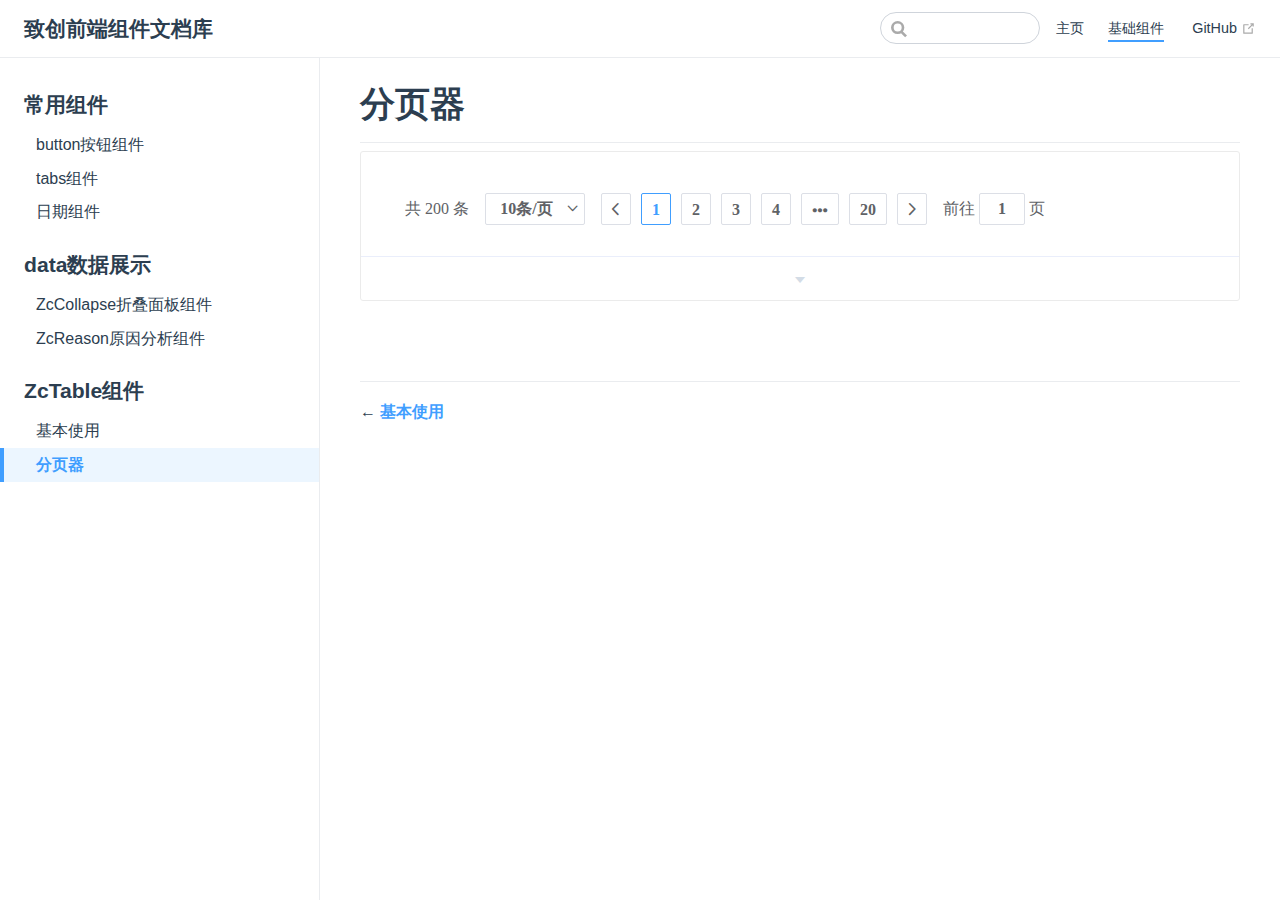
<file: baseComponents/ZcTable/ZcPagination.html>
<!DOCTYPE html>
<html lang="en-US">
  <head>
    <meta charset="utf-8">
    <meta name="viewport" content="width=device-width,initial-scale=1">
    <title>分页器 | 致创前端组件文档库</title>
    <meta name="generator" content="VuePress 1.9.10">
    <link rel="shortcut icon" type="image/zc-icon" href="./favicon.png">
    <meta name="description" content="基于Element-ui二次封装基础组件示例">
    
    <link rel="preload" href="/assets/css/0.styles.d8338e41.css" as="style"><link rel="preload" href="/assets/js/app.38f5cb96.js" as="script"><link rel="preload" href="/assets/js/3.809df8ea.js" as="script"><link rel="preload" href="/assets/js/2.dabe491d.js" as="script"><link rel="preload" href="/assets/js/1.8cdb951c.js" as="script"><link rel="preload" href="/assets/js/84.ce81214c.js" as="script"><link rel="preload" href="/assets/js/23.2c584ea5.js" as="script"><link rel="preload" href="/assets/js/36.a23457b0.js" as="script"><link rel="prefetch" href="/assets/js/11.91ef020d.js"><link rel="prefetch" href="/assets/js/12.e10dbcc9.js"><link rel="prefetch" href="/assets/js/13.f9af627b.js"><link rel="prefetch" href="/assets/js/14.14c6b430.js"><link rel="prefetch" href="/assets/js/15.88da00e8.js"><link rel="prefetch" href="/assets/js/16.9b8a3fca.js"><link rel="prefetch" href="/assets/js/17.b452518d.js"><link rel="prefetch" href="/assets/js/18.a1570c7f.js"><link rel="prefetch" href="/assets/js/19.c80a5670.js"><link rel="prefetch" href="/assets/js/20.29bc9df2.js"><link rel="prefetch" href="/assets/js/21.93016fa4.js"><link rel="prefetch" href="/assets/js/22.0cba7c37.js"><link rel="prefetch" href="/assets/js/24.a94ad92a.js"><link rel="prefetch" href="/assets/js/25.3dc73b59.js"><link rel="prefetch" href="/assets/js/26.7d805cbd.js"><link rel="prefetch" href="/assets/js/27.780f9664.js"><link rel="prefetch" href="/assets/js/28.c6e570b8.js"><link rel="prefetch" href="/assets/js/29.4a8a10e7.js"><link rel="prefetch" href="/assets/js/30.7ee01bf8.js"><link rel="prefetch" href="/assets/js/31.c170cd8a.js"><link rel="prefetch" href="/assets/js/32.df3e2f1f.js"><link rel="prefetch" href="/assets/js/33.fc3fd968.js"><link rel="prefetch" href="/assets/js/34.24ce7bb3.js"><link rel="prefetch" href="/assets/js/35.2faae89e.js"><link rel="prefetch" href="/assets/js/37.d3afb60f.js"><link rel="prefetch" href="/assets/js/38.d874fe7a.js"><link rel="prefetch" href="/assets/js/39.3ae51ff4.js"><link rel="prefetch" href="/assets/js/4.fabbe67a.js"><link rel="prefetch" href="/assets/js/40.5b0e0461.js"><link rel="prefetch" href="/assets/js/41.55f0d38d.js"><link rel="prefetch" href="/assets/js/42.865305af.js"><link rel="prefetch" href="/assets/js/43.6b21a974.js"><link rel="prefetch" href="/assets/js/44.05a69a15.js"><link rel="prefetch" href="/assets/js/45.ef90c215.js"><link rel="prefetch" href="/assets/js/46.0b70edce.js"><link rel="prefetch" href="/assets/js/47.efe04989.js"><link rel="prefetch" href="/assets/js/48.a5ea71c4.js"><link rel="prefetch" href="/assets/js/49.ceee2f3e.js"><link rel="prefetch" href="/assets/js/5.2c03e1eb.js"><link rel="prefetch" href="/assets/js/50.558f0ea1.js"><link rel="prefetch" href="/assets/js/51.a34e5819.js"><link rel="prefetch" href="/assets/js/52.e8be8a47.js"><link rel="prefetch" href="/assets/js/53.2a99439b.js"><link rel="prefetch" href="/assets/js/54.05ec15cc.js"><link rel="prefetch" href="/assets/js/55.a6713266.js"><link rel="prefetch" href="/assets/js/56.b5fcb383.js"><link rel="prefetch" href="/assets/js/57.8ccc358a.js"><link rel="prefetch" href="/assets/js/58.136b5496.js"><link rel="prefetch" href="/assets/js/59.7e410b7f.js"><link rel="prefetch" href="/assets/js/6.a9ae57ef.js"><link rel="prefetch" href="/assets/js/60.f24b46a9.js"><link rel="prefetch" href="/assets/js/61.c7bde7cc.js"><link rel="prefetch" href="/assets/js/62.7207af71.js"><link rel="prefetch" href="/assets/js/63.91543d42.js"><link rel="prefetch" href="/assets/js/64.c98de79e.js"><link rel="prefetch" href="/assets/js/65.db45b4f5.js"><link rel="prefetch" href="/assets/js/66.fa75265c.js"><link rel="prefetch" href="/assets/js/67.8fd0a9ac.js"><link rel="prefetch" href="/assets/js/68.dc9b1e9f.js"><link rel="prefetch" href="/assets/js/69.210243ed.js"><link rel="prefetch" href="/assets/js/7.fd2e585a.js"><link rel="prefetch" href="/assets/js/70.5c19020f.js"><link rel="prefetch" href="/assets/js/71.67e0cb32.js"><link rel="prefetch" href="/assets/js/72.5fbe1394.js"><link rel="prefetch" href="/assets/js/73.3923ce27.js"><link rel="prefetch" href="/assets/js/74.4ef974e2.js"><link rel="prefetch" href="/assets/js/75.b6b36a55.js"><link rel="prefetch" href="/assets/js/76.e9d3389b.js"><link rel="prefetch" href="/assets/js/77.bd25b8dd.js"><link rel="prefetch" href="/assets/js/78.1287d8d2.js"><link rel="prefetch" href="/assets/js/79.0049db74.js"><link rel="prefetch" href="/assets/js/8.682ab1f8.js"><link rel="prefetch" href="/assets/js/80.7703179f.js"><link rel="prefetch" href="/assets/js/81.a5677fc9.js"><link rel="prefetch" href="/assets/js/82.cabc9897.js"><link rel="prefetch" href="/assets/js/83.733eaa0d.js"><link rel="prefetch" href="/assets/js/85.744c6095.js"><link rel="prefetch" href="/assets/js/86.4276be01.js"><link rel="prefetch" href="/assets/js/87.922e78fe.js"><link rel="prefetch" href="/assets/js/88.a535ade7.js"><link rel="prefetch" href="/assets/js/89.3d6bef61.js"><link rel="prefetch" href="/assets/js/90.f22cfae5.js"><link rel="prefetch" href="/assets/js/vendors~docsearch.ed914c80.js">
    <link rel="stylesheet" href="/assets/css/0.styles.d8338e41.css">
  </head>
  <body>
    <div id="app" data-server-rendered="true"><div class="theme-container"><header class="navbar"><div class="sidebar-button"><svg xmlns="http://www.w3.org/2000/svg" aria-hidden="true" role="img" viewBox="0 0 448 512" class="icon"><path fill="currentColor" d="M436 124H12c-6.627 0-12-5.373-12-12V80c0-6.627 5.373-12 12-12h424c6.627 0 12 5.373 12 12v32c0 6.627-5.373 12-12 12zm0 160H12c-6.627 0-12-5.373-12-12v-32c0-6.627 5.373-12 12-12h424c6.627 0 12 5.373 12 12v32c0 6.627-5.373 12-12 12zm0 160H12c-6.627 0-12-5.373-12-12v-32c0-6.627 5.373-12 12-12h424c6.627 0 12 5.373 12 12v32c0 6.627-5.373 12-12 12z"></path></svg></div> <a href="/" class="home-link router-link-active"><!----> <span class="site-name">致创前端组件文档库</span></a> <div class="links"><div class="search-box"><input aria-label="Search" autocomplete="off" spellcheck="false" value=""> <!----></div> <nav class="nav-links can-hide"><div class="nav-item"><a href="/" class="nav-link">
  主页
</a></div><div class="nav-item"><a href="/baseComponents/" class="nav-link router-link-active">
  基础组件
</a></div> <a href="https://github.com" target="_blank" rel="noopener noreferrer" class="repo-link">
    GitHub
    <span><svg xmlns="http://www.w3.org/2000/svg" aria-hidden="true" focusable="false" x="0px" y="0px" viewBox="0 0 100 100" width="15" height="15" class="icon outbound"><path fill="currentColor" d="M18.8,85.1h56l0,0c2.2,0,4-1.8,4-4v-32h-8v28h-48v-48h28v-8h-32l0,0c-2.2,0-4,1.8-4,4v56C14.8,83.3,16.6,85.1,18.8,85.1z"></path> <polygon fill="currentColor" points="45.7,48.7 51.3,54.3 77.2,28.5 77.2,37.2 85.2,37.2 85.2,14.9 62.8,14.9 62.8,22.9 71.5,22.9"></polygon></svg> <span class="sr-only">(opens new window)</span></span></a></nav></div></header> <div class="sidebar-mask"></div> <aside class="sidebar"><nav class="nav-links"><div class="nav-item"><a href="/" class="nav-link">
  主页
</a></div><div class="nav-item"><a href="/baseComponents/" class="nav-link router-link-active">
  基础组件
</a></div> <a href="https://github.com" target="_blank" rel="noopener noreferrer" class="repo-link">
    GitHub
    <span><svg xmlns="http://www.w3.org/2000/svg" aria-hidden="true" focusable="false" x="0px" y="0px" viewBox="0 0 100 100" width="15" height="15" class="icon outbound"><path fill="currentColor" d="M18.8,85.1h56l0,0c2.2,0,4-1.8,4-4v-32h-8v28h-48v-48h28v-8h-32l0,0c-2.2,0-4,1.8-4,4v56C14.8,83.3,16.6,85.1,18.8,85.1z"></path> <polygon fill="currentColor" points="45.7,48.7 51.3,54.3 77.2,28.5 77.2,37.2 85.2,37.2 85.2,14.9 62.8,14.9 62.8,22.9 71.5,22.9"></polygon></svg> <span class="sr-only">(opens new window)</span></span></a></nav>  <ul class="sidebar-links"><li><section class="sidebar-group depth-0"><p class="sidebar-heading"><span>常用组件</span> <!----></p> <ul class="sidebar-links sidebar-group-items"><li><a href="/baseComponents/ZcButton/base.html" class="sidebar-link">button按钮组件</a></li><li><a href="/baseComponents/ZcTabs/base.html" class="sidebar-link">tabs组件</a></li><li><a href="/baseComponents/ZcDatePicker/base.html" class="sidebar-link">日期组件</a></li></ul></section></li><li><section class="sidebar-group depth-0"><p class="sidebar-heading"><span>data数据展示</span> <!----></p> <ul class="sidebar-links sidebar-group-items"><li><a href="/baseComponents/ZcCollapse/base.html" class="sidebar-link">ZcCollapse折叠面板组件</a></li><li><a href="/baseComponents/ZcReason/base.html" class="sidebar-link">ZcReason原因分析组件</a></li></ul></section></li><li><section class="sidebar-group depth-0"><p class="sidebar-heading open"><span>ZcTable组件</span> <!----></p> <ul class="sidebar-links sidebar-group-items"><li><a href="/baseComponents/ZcTable/base.html" class="sidebar-link">基本使用</a></li><li><a href="/baseComponents/ZcTable/ZcPagination.html" aria-current="page" class="active sidebar-link">分页器</a></li></ul></section></li></ul> </aside> <main class="page"> <div class="theme-default-content content__default"><h1 id="分页器"><a href="#分页器" class="header-anchor">#</a> 分页器</h1> <hr> <div class="code-format"><div class="source"></div> <div class="meta"><div class="description"><div id="zc_layout_page" slot="source" class="zc_layout_page" data-v-85a4c95a data-v-6ff264c9><section id="zc_layout_page_item" class="zc_layout_page_item" data-v-044da6a3 data-v-6ff264c9><div current-page="1" page-size="10" page-sizes="10,20,50,100" pager-count="5" total="200" layout="total, sizes, prev, pager, next, jumper" class="zc_pagination el-pagination is-background" data-v-0094c844 data-v-6ff264c9><span class="el-pagination__total">共 200 条</span><span class="el-pagination__sizes"><div class="el-select el-select--mini"><!----><div class="el-input el-input--mini el-input--suffix"><!----><input type="text" readonly="readonly" autocomplete="off" placeholder="请选择" class="el-input__inner"><!----><span class="el-input__suffix"><span class="el-input__suffix-inner"><i class="el-select__caret el-input__icon el-icon-arrow-up"></i><!----><!----><!----><!----><!----></span><!----></span><!----><!----></div><div class="el-select-dropdown el-popper" style="min-width:;display:none;"><div class="el-scrollbar" style="display:none;"><div class="el-select-dropdown__wrap el-scrollbar__wrap el-scrollbar__wrap--hidden-default"><ul class="el-scrollbar__view el-select-dropdown__list"><!----><li class="el-select-dropdown__item selected"><span>10条/页</span></li><li class="el-select-dropdown__item"><span>20条/页</span></li><li class="el-select-dropdown__item"><span>50条/页</span></li><li class="el-select-dropdown__item"><span>100条/页</span></li></ul></div><div class="el-scrollbar__bar is-horizontal"><div class="el-scrollbar__thumb" style="width:0;transform:translateX(0%);ms-transform:translateX(0%);webkit-transform:translateX(0%);"></div></div><div class="el-scrollbar__bar is-vertical"><div class="el-scrollbar__thumb" style="height:0;transform:translateY(0%);ms-transform:translateY(0%);webkit-transform:translateY(0%);"></div></div></div><p class="el-select-dropdown__empty">
          无数据
        </p></div></div></span><button type="button" disabled="disabled" class="btn-prev"><i class="el-icon el-icon-arrow-left"></i></button><ul class="el-pager"><li class="number active">1</li><!----><li class="number">2</li><li class="number">3</li><li class="number">4</li><li class="el-icon more btn-quicknext el-icon-more"></li><li class="number">20</li></ul><button type="button" class="btn-next"><i class="el-icon el-icon-arrow-right"></i></button><span class="el-pagination__jump">前往<div class="el-input el-pagination__editor is-in-pagination"><!----><input type="number" autocomplete="off" min="1" max="20" class="el-input__inner"><!----><!----><!----><!----></div>页</span></div></section></div> <p>新增<code>isShowPagination</code>或<code>isShowPagination='true'</code>属性</p> <div class="language-vue extra-class"><pre class="language-vue"><code><span class="token tag"><span class="token tag"><span class="token punctuation">&lt;</span>template</span><span class="token punctuation">&gt;</span></span>
  <span class="token tag"><span class="token tag"><span class="token punctuation">&lt;</span>zc-layout-page</span><span class="token punctuation">&gt;</span></span>
    <span class="token tag"><span class="token tag"><span class="token punctuation">&lt;</span>zc-layout-page-item</span><span class="token punctuation">&gt;</span></span>
      <span class="token tag"><span class="token tag"><span class="token punctuation">&lt;</span>zc-pagination</span>
        <span class="token attr-name">:current-page</span><span class="token attr-value"><span class="token punctuation attr-equals">=</span><span class="token punctuation">&quot;</span>table.currentPage<span class="token punctuation">&quot;</span></span>
        <span class="token attr-name">:isShowPagination</span><span class="token attr-value"><span class="token punctuation attr-equals">=</span><span class="token punctuation">&quot;</span>true<span class="token punctuation">&quot;</span></span>
        <span class="token attr-name">:page-size</span><span class="token attr-value"><span class="token punctuation attr-equals">=</span><span class="token punctuation">&quot;</span>table.pageSize<span class="token punctuation">&quot;</span></span>
        <span class="token attr-name">:page-sizes</span><span class="token attr-value"><span class="token punctuation attr-equals">=</span><span class="token punctuation">&quot;</span>[10, 20, 50, 100]<span class="token punctuation">&quot;</span></span>
        <span class="token attr-name">:pager-count</span><span class="token attr-value"><span class="token punctuation attr-equals">=</span><span class="token punctuation">&quot;</span>5<span class="token punctuation">&quot;</span></span>
        <span class="token attr-name">:total</span><span class="token attr-value"><span class="token punctuation attr-equals">=</span><span class="token punctuation">&quot;</span>table.total<span class="token punctuation">&quot;</span></span>
        <span class="token attr-name">layout</span><span class="token attr-value"><span class="token punctuation attr-equals">=</span><span class="token punctuation">&quot;</span>total, sizes, prev, pager, next, jumper<span class="token punctuation">&quot;</span></span>
        <span class="token attr-name">@size-change</span><span class="token attr-value"><span class="token punctuation attr-equals">=</span><span class="token punctuation">&quot;</span>handleSizeChange<span class="token punctuation">&quot;</span></span>
        <span class="token attr-name">@current-change</span><span class="token attr-value"><span class="token punctuation attr-equals">=</span><span class="token punctuation">&quot;</span>handleCurrentChange<span class="token punctuation">&quot;</span></span>
      <span class="token punctuation">&gt;</span></span><span class="token tag"><span class="token tag"><span class="token punctuation">&lt;/</span>zc-pagination</span><span class="token punctuation">&gt;</span></span>
    <span class="token tag"><span class="token tag"><span class="token punctuation">&lt;/</span>zc-layout-page-item</span><span class="token punctuation">&gt;</span></span>
  <span class="token tag"><span class="token tag"><span class="token punctuation">&lt;/</span>zc-layout-page</span><span class="token punctuation">&gt;</span></span>
<span class="token tag"><span class="token tag"><span class="token punctuation">&lt;/</span>template</span><span class="token punctuation">&gt;</span></span>
<span class="token tag"><span class="token tag"><span class="token punctuation">&lt;</span>script</span><span class="token punctuation">&gt;</span></span><span class="token script"><span class="token language-javascript">
<span class="token keyword">export</span> <span class="token keyword">default</span> <span class="token punctuation">{</span>
  <span class="token function">data</span><span class="token punctuation">(</span><span class="token punctuation">)</span> <span class="token punctuation">{</span>
    <span class="token keyword">return</span> <span class="token punctuation">{</span>
      <span class="token literal-property property">table</span><span class="token operator">:</span> <span class="token punctuation">{</span>
        <span class="token literal-property property">total</span><span class="token operator">:</span> <span class="token number">200</span><span class="token punctuation">,</span>
        <span class="token literal-property property">currentPage</span><span class="token operator">:</span> <span class="token number">1</span><span class="token punctuation">,</span>
        <span class="token literal-property property">pageSize</span><span class="token operator">:</span> <span class="token number">10</span><span class="token punctuation">,</span>
        <span class="token literal-property property">data</span><span class="token operator">:</span> <span class="token punctuation">[</span><span class="token punctuation">]</span><span class="token punctuation">,</span>
      <span class="token punctuation">}</span><span class="token punctuation">,</span>
    <span class="token punctuation">}</span><span class="token punctuation">;</span>
  <span class="token punctuation">}</span><span class="token punctuation">,</span>
  <span class="token literal-property property">methods</span><span class="token operator">:</span> <span class="token punctuation">{</span>
    <span class="token comment">// 分页组件↓</span>
    <span class="token function">handleSizeChange</span><span class="token punctuation">(</span><span class="token parameter">val</span><span class="token punctuation">)</span> <span class="token punctuation">{</span>
      <span class="token comment">// 每页条数</span>
      console<span class="token punctuation">.</span><span class="token function">log</span><span class="token punctuation">(</span><span class="token template-string"><span class="token template-punctuation string">`</span><span class="token string">每页 </span><span class="token interpolation"><span class="token interpolation-punctuation punctuation">${</span>val<span class="token interpolation-punctuation punctuation">}</span></span><span class="token string"> 条</span><span class="token template-punctuation string">`</span></span><span class="token punctuation">)</span><span class="token punctuation">;</span>
    <span class="token punctuation">}</span><span class="token punctuation">,</span>
    <span class="token function">handleCurrentChange</span><span class="token punctuation">(</span><span class="token parameter">val</span><span class="token punctuation">)</span> <span class="token punctuation">{</span>
      <span class="token comment">// 页码</span>
      console<span class="token punctuation">.</span><span class="token function">log</span><span class="token punctuation">(</span><span class="token template-string"><span class="token template-punctuation string">`</span><span class="token string">当前页: </span><span class="token interpolation"><span class="token interpolation-punctuation punctuation">${</span>val<span class="token interpolation-punctuation punctuation">}</span></span><span class="token template-punctuation string">`</span></span><span class="token punctuation">)</span><span class="token punctuation">;</span>
    <span class="token punctuation">}</span><span class="token punctuation">,</span>
  <span class="token punctuation">}</span><span class="token punctuation">,</span>
<span class="token punctuation">}</span><span class="token punctuation">;</span>
</span></span><span class="token tag"><span class="token tag"><span class="token punctuation">&lt;/</span>script</span><span class="token punctuation">&gt;</span></span>
<span class="token tag"><span class="token tag"><span class="token punctuation">&lt;</span>style</span> <span class="token attr-name">lang</span><span class="token attr-value"><span class="token punctuation attr-equals">=</span><span class="token punctuation">&quot;</span>scss<span class="token punctuation">&quot;</span></span> <span class="token attr-name">scoped</span><span class="token punctuation">&gt;</span></span><span class="token style"></span><span class="token tag"><span class="token tag"><span class="token punctuation">&lt;/</span>style</span><span class="token punctuation">&gt;</span></span>
</code></pre></div></div> <div class="highlight"></div></div> <div class="code-format-control"><i class="el-icon-caret-bottom"></i> <span style="display:none;">显示代码</span> <div class="control-button-container"><button type="button" class="el-button control-button copy-button el-button--text el-button--small" style="display:none;"><!----><!----><span>复制代码</span></button></div></div></div></div> <footer class="page-edit"><!----> <!----></footer> <div class="page-nav"><p class="inner"><span class="prev">
      ←
      <a href="/baseComponents/ZcTable/base.html" class="prev">
        基本使用
      </a></span> <!----></p></div> </main></div><div class="global-ui"><!----></div></div>
    <script src="/assets/js/app.38f5cb96.js" defer></script><script src="/assets/js/3.809df8ea.js" defer></script><script src="/assets/js/2.dabe491d.js" defer></script><script src="/assets/js/1.8cdb951c.js" defer></script><script src="/assets/js/84.ce81214c.js" defer></script><script src="/assets/js/23.2c584ea5.js" defer></script><script src="/assets/js/36.a23457b0.js" defer></script>
  </body>
</html>
</file>
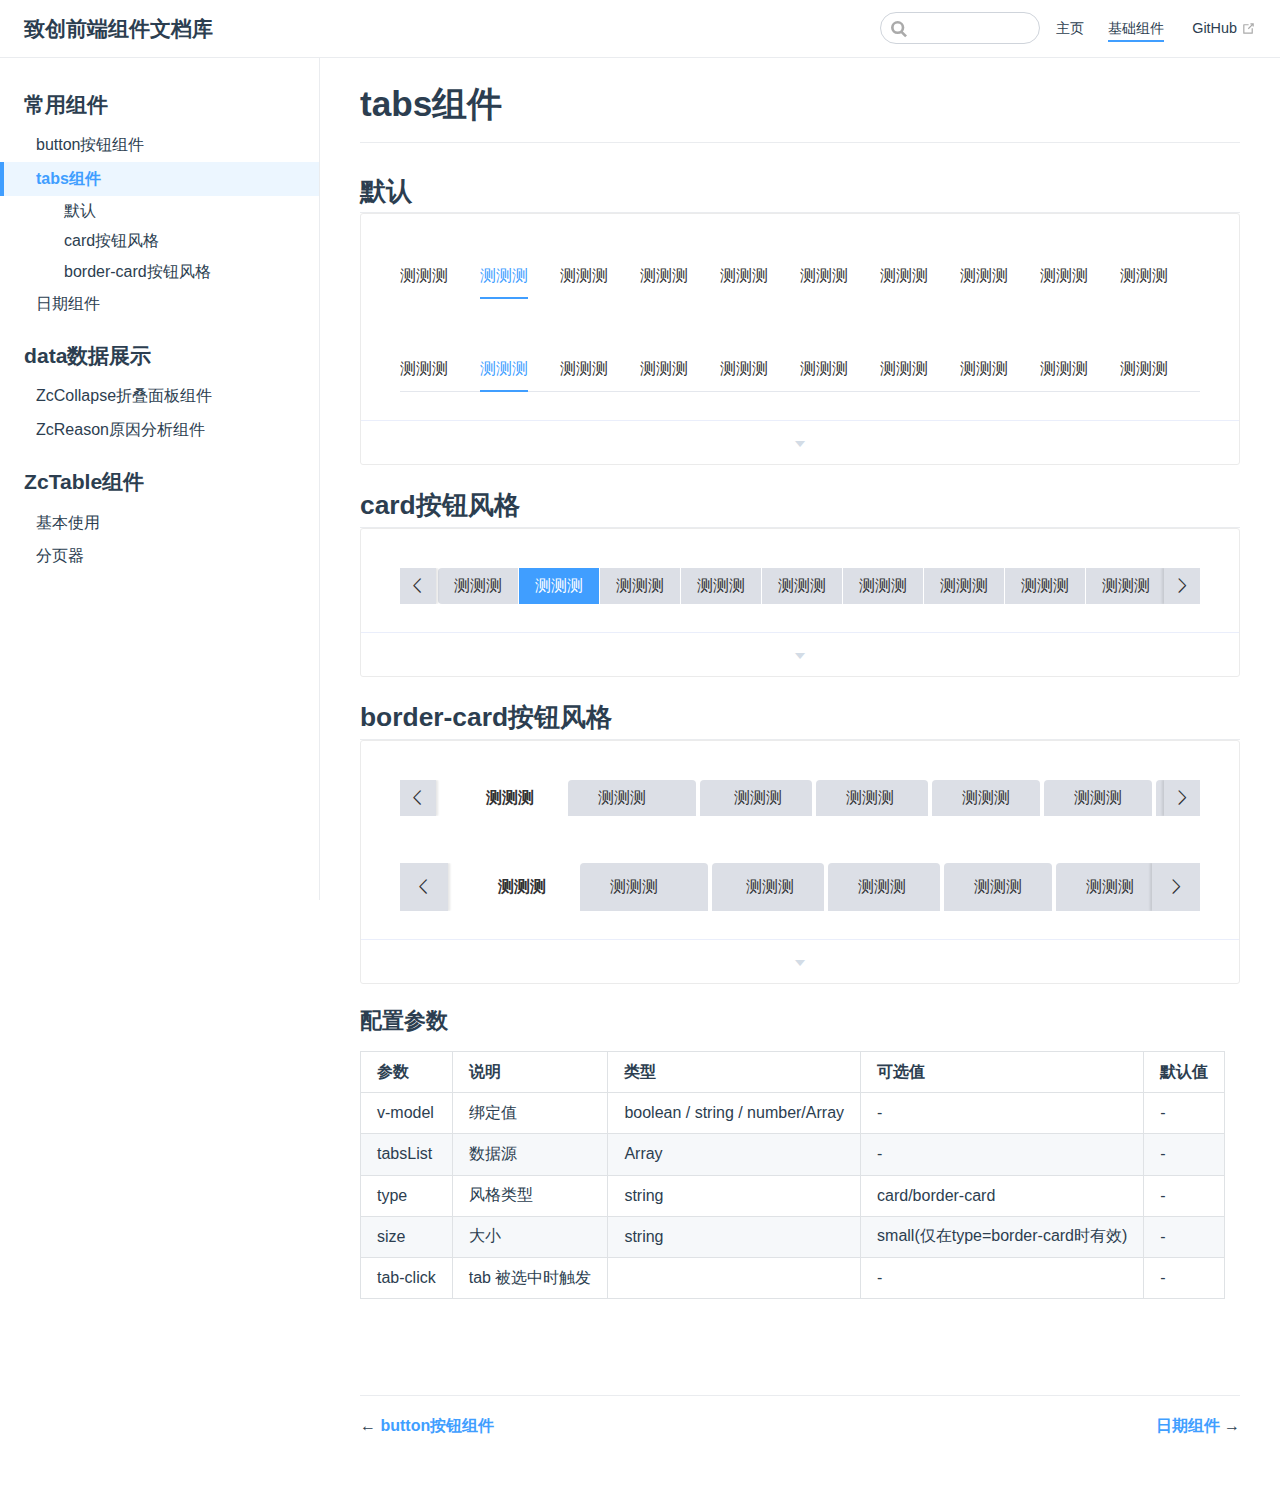
<file: baseComponents/ZcTabs/base.html>
<!DOCTYPE html>
<html lang="en-US">
  <head>
    <meta charset="utf-8">
    <meta name="viewport" content="width=device-width,initial-scale=1">
    <title>tabs组件 | 致创前端组件文档库</title>
    <meta name="generator" content="VuePress 1.9.10">
    <link rel="shortcut icon" type="image/zc-icon" href="./favicon.png">
    <meta name="description" content="基于Element-ui二次封装基础组件示例">
    
    <link rel="preload" href="/assets/css/0.styles.d8338e41.css" as="style"><link rel="preload" href="/assets/js/app.38f5cb96.js" as="script"><link rel="preload" href="/assets/js/3.809df8ea.js" as="script"><link rel="preload" href="/assets/js/2.dabe491d.js" as="script"><link rel="preload" href="/assets/js/1.8cdb951c.js" as="script"><link rel="preload" href="/assets/js/86.4276be01.js" as="script"><link rel="preload" href="/assets/js/23.2c584ea5.js" as="script"><link rel="preload" href="/assets/js/77.bd25b8dd.js" as="script"><link rel="preload" href="/assets/js/76.e9d3389b.js" as="script"><link rel="preload" href="/assets/js/75.b6b36a55.js" as="script"><link rel="prefetch" href="/assets/js/11.91ef020d.js"><link rel="prefetch" href="/assets/js/12.e10dbcc9.js"><link rel="prefetch" href="/assets/js/13.f9af627b.js"><link rel="prefetch" href="/assets/js/14.14c6b430.js"><link rel="prefetch" href="/assets/js/15.88da00e8.js"><link rel="prefetch" href="/assets/js/16.9b8a3fca.js"><link rel="prefetch" href="/assets/js/17.b452518d.js"><link rel="prefetch" href="/assets/js/18.a1570c7f.js"><link rel="prefetch" href="/assets/js/19.c80a5670.js"><link rel="prefetch" href="/assets/js/20.29bc9df2.js"><link rel="prefetch" href="/assets/js/21.93016fa4.js"><link rel="prefetch" href="/assets/js/22.0cba7c37.js"><link rel="prefetch" href="/assets/js/24.a94ad92a.js"><link rel="prefetch" href="/assets/js/25.3dc73b59.js"><link rel="prefetch" href="/assets/js/26.7d805cbd.js"><link rel="prefetch" href="/assets/js/27.780f9664.js"><link rel="prefetch" href="/assets/js/28.c6e570b8.js"><link rel="prefetch" href="/assets/js/29.4a8a10e7.js"><link rel="prefetch" href="/assets/js/30.7ee01bf8.js"><link rel="prefetch" href="/assets/js/31.c170cd8a.js"><link rel="prefetch" href="/assets/js/32.df3e2f1f.js"><link rel="prefetch" href="/assets/js/33.fc3fd968.js"><link rel="prefetch" href="/assets/js/34.24ce7bb3.js"><link rel="prefetch" href="/assets/js/35.2faae89e.js"><link rel="prefetch" href="/assets/js/36.a23457b0.js"><link rel="prefetch" href="/assets/js/37.d3afb60f.js"><link rel="prefetch" href="/assets/js/38.d874fe7a.js"><link rel="prefetch" href="/assets/js/39.3ae51ff4.js"><link rel="prefetch" href="/assets/js/4.fabbe67a.js"><link rel="prefetch" href="/assets/js/40.5b0e0461.js"><link rel="prefetch" href="/assets/js/41.55f0d38d.js"><link rel="prefetch" href="/assets/js/42.865305af.js"><link rel="prefetch" href="/assets/js/43.6b21a974.js"><link rel="prefetch" href="/assets/js/44.05a69a15.js"><link rel="prefetch" href="/assets/js/45.ef90c215.js"><link rel="prefetch" href="/assets/js/46.0b70edce.js"><link rel="prefetch" href="/assets/js/47.efe04989.js"><link rel="prefetch" href="/assets/js/48.a5ea71c4.js"><link rel="prefetch" href="/assets/js/49.ceee2f3e.js"><link rel="prefetch" href="/assets/js/5.2c03e1eb.js"><link rel="prefetch" href="/assets/js/50.558f0ea1.js"><link rel="prefetch" href="/assets/js/51.a34e5819.js"><link rel="prefetch" href="/assets/js/52.e8be8a47.js"><link rel="prefetch" href="/assets/js/53.2a99439b.js"><link rel="prefetch" href="/assets/js/54.05ec15cc.js"><link rel="prefetch" href="/assets/js/55.a6713266.js"><link rel="prefetch" href="/assets/js/56.b5fcb383.js"><link rel="prefetch" href="/assets/js/57.8ccc358a.js"><link rel="prefetch" href="/assets/js/58.136b5496.js"><link rel="prefetch" href="/assets/js/59.7e410b7f.js"><link rel="prefetch" href="/assets/js/6.a9ae57ef.js"><link rel="prefetch" href="/assets/js/60.f24b46a9.js"><link rel="prefetch" href="/assets/js/61.c7bde7cc.js"><link rel="prefetch" href="/assets/js/62.7207af71.js"><link rel="prefetch" href="/assets/js/63.91543d42.js"><link rel="prefetch" href="/assets/js/64.c98de79e.js"><link rel="prefetch" href="/assets/js/65.db45b4f5.js"><link rel="prefetch" href="/assets/js/66.fa75265c.js"><link rel="prefetch" href="/assets/js/67.8fd0a9ac.js"><link rel="prefetch" href="/assets/js/68.dc9b1e9f.js"><link rel="prefetch" href="/assets/js/69.210243ed.js"><link rel="prefetch" href="/assets/js/7.fd2e585a.js"><link rel="prefetch" href="/assets/js/70.5c19020f.js"><link rel="prefetch" href="/assets/js/71.67e0cb32.js"><link rel="prefetch" href="/assets/js/72.5fbe1394.js"><link rel="prefetch" href="/assets/js/73.3923ce27.js"><link rel="prefetch" href="/assets/js/74.4ef974e2.js"><link rel="prefetch" href="/assets/js/78.1287d8d2.js"><link rel="prefetch" href="/assets/js/79.0049db74.js"><link rel="prefetch" href="/assets/js/8.682ab1f8.js"><link rel="prefetch" href="/assets/js/80.7703179f.js"><link rel="prefetch" href="/assets/js/81.a5677fc9.js"><link rel="prefetch" href="/assets/js/82.cabc9897.js"><link rel="prefetch" href="/assets/js/83.733eaa0d.js"><link rel="prefetch" href="/assets/js/84.ce81214c.js"><link rel="prefetch" href="/assets/js/85.744c6095.js"><link rel="prefetch" href="/assets/js/87.922e78fe.js"><link rel="prefetch" href="/assets/js/88.a535ade7.js"><link rel="prefetch" href="/assets/js/89.3d6bef61.js"><link rel="prefetch" href="/assets/js/90.f22cfae5.js"><link rel="prefetch" href="/assets/js/vendors~docsearch.ed914c80.js">
    <link rel="stylesheet" href="/assets/css/0.styles.d8338e41.css">
  </head>
  <body>
    <div id="app" data-server-rendered="true"><div class="theme-container"><header class="navbar"><div class="sidebar-button"><svg xmlns="http://www.w3.org/2000/svg" aria-hidden="true" role="img" viewBox="0 0 448 512" class="icon"><path fill="currentColor" d="M436 124H12c-6.627 0-12-5.373-12-12V80c0-6.627 5.373-12 12-12h424c6.627 0 12 5.373 12 12v32c0 6.627-5.373 12-12 12zm0 160H12c-6.627 0-12-5.373-12-12v-32c0-6.627 5.373-12 12-12h424c6.627 0 12 5.373 12 12v32c0 6.627-5.373 12-12 12zm0 160H12c-6.627 0-12-5.373-12-12v-32c0-6.627 5.373-12 12-12h424c6.627 0 12 5.373 12 12v32c0 6.627-5.373 12-12 12z"></path></svg></div> <a href="/" class="home-link router-link-active"><!----> <span class="site-name">致创前端组件文档库</span></a> <div class="links"><div class="search-box"><input aria-label="Search" autocomplete="off" spellcheck="false" value=""> <!----></div> <nav class="nav-links can-hide"><div class="nav-item"><a href="/" class="nav-link">
  主页
</a></div><div class="nav-item"><a href="/baseComponents/" class="nav-link router-link-active">
  基础组件
</a></div> <a href="https://github.com" target="_blank" rel="noopener noreferrer" class="repo-link">
    GitHub
    <span><svg xmlns="http://www.w3.org/2000/svg" aria-hidden="true" focusable="false" x="0px" y="0px" viewBox="0 0 100 100" width="15" height="15" class="icon outbound"><path fill="currentColor" d="M18.8,85.1h56l0,0c2.2,0,4-1.8,4-4v-32h-8v28h-48v-48h28v-8h-32l0,0c-2.2,0-4,1.8-4,4v56C14.8,83.3,16.6,85.1,18.8,85.1z"></path> <polygon fill="currentColor" points="45.7,48.7 51.3,54.3 77.2,28.5 77.2,37.2 85.2,37.2 85.2,14.9 62.8,14.9 62.8,22.9 71.5,22.9"></polygon></svg> <span class="sr-only">(opens new window)</span></span></a></nav></div></header> <div class="sidebar-mask"></div> <aside class="sidebar"><nav class="nav-links"><div class="nav-item"><a href="/" class="nav-link">
  主页
</a></div><div class="nav-item"><a href="/baseComponents/" class="nav-link router-link-active">
  基础组件
</a></div> <a href="https://github.com" target="_blank" rel="noopener noreferrer" class="repo-link">
    GitHub
    <span><svg xmlns="http://www.w3.org/2000/svg" aria-hidden="true" focusable="false" x="0px" y="0px" viewBox="0 0 100 100" width="15" height="15" class="icon outbound"><path fill="currentColor" d="M18.8,85.1h56l0,0c2.2,0,4-1.8,4-4v-32h-8v28h-48v-48h28v-8h-32l0,0c-2.2,0-4,1.8-4,4v56C14.8,83.3,16.6,85.1,18.8,85.1z"></path> <polygon fill="currentColor" points="45.7,48.7 51.3,54.3 77.2,28.5 77.2,37.2 85.2,37.2 85.2,14.9 62.8,14.9 62.8,22.9 71.5,22.9"></polygon></svg> <span class="sr-only">(opens new window)</span></span></a></nav>  <ul class="sidebar-links"><li><section class="sidebar-group depth-0"><p class="sidebar-heading open"><span>常用组件</span> <!----></p> <ul class="sidebar-links sidebar-group-items"><li><a href="/baseComponents/ZcButton/base.html" class="sidebar-link">button按钮组件</a></li><li><a href="/baseComponents/ZcTabs/base.html" aria-current="page" class="active sidebar-link">tabs组件</a><ul class="sidebar-sub-headers"><li class="sidebar-sub-header"><a href="/baseComponents/ZcTabs/base.html#默认" class="sidebar-link">默认</a></li><li class="sidebar-sub-header"><a href="/baseComponents/ZcTabs/base.html#card按钮风格" class="sidebar-link">card按钮风格</a></li><li class="sidebar-sub-header"><a href="/baseComponents/ZcTabs/base.html#border-card按钮风格" class="sidebar-link">border-card按钮风格</a></li></ul></li><li><a href="/baseComponents/ZcDatePicker/base.html" class="sidebar-link">日期组件</a></li></ul></section></li><li><section class="sidebar-group depth-0"><p class="sidebar-heading"><span>data数据展示</span> <!----></p> <ul class="sidebar-links sidebar-group-items"><li><a href="/baseComponents/ZcCollapse/base.html" class="sidebar-link">ZcCollapse折叠面板组件</a></li><li><a href="/baseComponents/ZcReason/base.html" class="sidebar-link">ZcReason原因分析组件</a></li></ul></section></li><li><section class="sidebar-group depth-0"><p class="sidebar-heading"><span>ZcTable组件</span> <!----></p> <ul class="sidebar-links sidebar-group-items"><li><a href="/baseComponents/ZcTable/base.html" class="sidebar-link">基本使用</a></li><li><a href="/baseComponents/ZcTable/ZcPagination.html" class="sidebar-link">分页器</a></li></ul></section></li></ul> </aside> <main class="page"> <div class="theme-default-content content__default"><h1 id="tabs组件"><a href="#tabs组件" class="header-anchor">#</a> tabs组件</h1> <hr> <h2 id="默认"><a href="#默认" class="header-anchor">#</a> 默认</h2> <div class="code-format"><div class="source"></div> <div class="meta"><div class="description"><div id="zc_layout_page" slot="source" class="zc_layout_page" data-v-85a4c95a data-v-0eab6ab6><section id="zc_layout_page_item" class="zc_layout_page_item" data-v-044da6a3 data-v-0eab6ab6><div class="zc_tabs" data-v-6b8abe4a data-v-0eab6ab6><div class="el-tabs el-tabs--top zc_tabs_default zc_tabs_borderNone" data-v-6b8abe4a><div class="el-tabs__header is-top"><div class="el-tabs__nav-wrap is-top"><div class="el-tabs__nav-scroll"><div role="tablist" class="el-tabs__nav is-top" style="transform:translateX(-0px);"><div class="el-tabs__active-bar is-top" style="width:0px;transform:translateX(0px);ms-transform:translateX(0px);webkit-transform:translateX(0px);"></div></div></div></div></div><div class="el-tabs__content"><div role="tabpanel" aria-hidden="true" id="pane-first" aria-labelledby="tab-first" class="el-tab-pane" style="display:none;" data-v-6b8abe4a></div><div role="tabpanel" id="pane-first1" aria-labelledby="tab-first1" class="el-tab-pane" data-v-6b8abe4a></div><div role="tabpanel" aria-hidden="true" id="pane-first2" aria-labelledby="tab-first2" class="el-tab-pane" style="display:none;" data-v-6b8abe4a></div><div role="tabpanel" aria-hidden="true" id="pane-first3" aria-labelledby="tab-first3" class="el-tab-pane" style="display:none;" data-v-6b8abe4a></div><div role="tabpanel" aria-hidden="true" id="pane-first4" aria-labelledby="tab-first4" class="el-tab-pane" style="display:none;" data-v-6b8abe4a></div><div role="tabpanel" aria-hidden="true" id="pane-first6" aria-labelledby="tab-first6" class="el-tab-pane" style="display:none;" data-v-6b8abe4a></div><div role="tabpanel" aria-hidden="true" id="pane-first7" aria-labelledby="tab-first7" class="el-tab-pane" style="display:none;" data-v-6b8abe4a></div><div role="tabpanel" aria-hidden="true" id="pane-first8" aria-labelledby="tab-first8" class="el-tab-pane" style="display:none;" data-v-6b8abe4a></div><div role="tabpanel" aria-hidden="true" id="pane-first9" aria-labelledby="tab-first9" class="el-tab-pane" style="display:none;" data-v-6b8abe4a></div><div role="tabpanel" aria-hidden="true" id="pane-first10" aria-labelledby="tab-first10" class="el-tab-pane" style="display:none;" data-v-6b8abe4a></div></div></div></div></section> <section id="zc_layout_page_item" class="zc_layout_page_item" data-v-044da6a3 data-v-0eab6ab6><div class="zc_tabs" data-v-6b8abe4a data-v-0eab6ab6><div class="el-tabs el-tabs--top zc_tabs_default" data-v-6b8abe4a><div class="el-tabs__header is-top"><div class="el-tabs__nav-wrap is-top"><div class="el-tabs__nav-scroll"><div role="tablist" class="el-tabs__nav is-top" style="transform:translateX(-0px);"><div class="el-tabs__active-bar is-top" style="width:0px;transform:translateX(0px);ms-transform:translateX(0px);webkit-transform:translateX(0px);"></div></div></div></div></div><div class="el-tabs__content"><div role="tabpanel" aria-hidden="true" id="pane-first" aria-labelledby="tab-first" class="el-tab-pane" style="display:none;" data-v-6b8abe4a></div><div role="tabpanel" id="pane-first1" aria-labelledby="tab-first1" class="el-tab-pane" data-v-6b8abe4a></div><div role="tabpanel" aria-hidden="true" id="pane-first2" aria-labelledby="tab-first2" class="el-tab-pane" style="display:none;" data-v-6b8abe4a></div><div role="tabpanel" aria-hidden="true" id="pane-first3" aria-labelledby="tab-first3" class="el-tab-pane" style="display:none;" data-v-6b8abe4a></div><div role="tabpanel" aria-hidden="true" id="pane-first4" aria-labelledby="tab-first4" class="el-tab-pane" style="display:none;" data-v-6b8abe4a></div><div role="tabpanel" aria-hidden="true" id="pane-first6" aria-labelledby="tab-first6" class="el-tab-pane" style="display:none;" data-v-6b8abe4a></div><div role="tabpanel" aria-hidden="true" id="pane-first7" aria-labelledby="tab-first7" class="el-tab-pane" style="display:none;" data-v-6b8abe4a></div><div role="tabpanel" aria-hidden="true" id="pane-first8" aria-labelledby="tab-first8" class="el-tab-pane" style="display:none;" data-v-6b8abe4a></div><div role="tabpanel" aria-hidden="true" id="pane-first9" aria-labelledby="tab-first9" class="el-tab-pane" style="display:none;" data-v-6b8abe4a></div><div role="tabpanel" aria-hidden="true" id="pane-first10" aria-labelledby="tab-first10" class="el-tab-pane" style="display:none;" data-v-6b8abe4a></div></div></div></div></section></div> <p>在组件中需配置</p> <p>新增<code>borderBlock</code>或<code>borderBlock=false</code>属性</p> <div class="language-vue extra-class"><pre class="language-vue"><code><span class="token tag"><span class="token tag"><span class="token punctuation">&lt;</span>template</span><span class="token punctuation">&gt;</span></span>
  <span class="token tag"><span class="token tag"><span class="token punctuation">&lt;</span>zc-layout-page</span><span class="token punctuation">&gt;</span></span>
    <span class="token tag"><span class="token tag"><span class="token punctuation">&lt;</span>zc-layout-page-item</span><span class="token punctuation">&gt;</span></span>
      <span class="token tag"><span class="token tag"><span class="token punctuation">&lt;</span>zc-tabs</span>
        <span class="token attr-name">:border-block</span><span class="token attr-value"><span class="token punctuation attr-equals">=</span><span class="token punctuation">&quot;</span>false<span class="token punctuation">&quot;</span></span>
        <span class="token attr-name">:tabsList</span><span class="token attr-value"><span class="token punctuation attr-equals">=</span><span class="token punctuation">&quot;</span>tabsList<span class="token punctuation">&quot;</span></span>
        <span class="token attr-name">v-model</span><span class="token attr-value"><span class="token punctuation attr-equals">=</span><span class="token punctuation">&quot;</span>activeName<span class="token punctuation">&quot;</span></span>
        <span class="token attr-name">@tab-click</span><span class="token attr-value"><span class="token punctuation attr-equals">=</span><span class="token punctuation">&quot;</span>handleClick<span class="token punctuation">&quot;</span></span>
      <span class="token punctuation">&gt;</span></span>
      <span class="token tag"><span class="token tag"><span class="token punctuation">&lt;/</span>zc-tabs</span><span class="token punctuation">&gt;</span></span>
    <span class="token tag"><span class="token tag"><span class="token punctuation">&lt;/</span>zc-layout-page-item</span><span class="token punctuation">&gt;</span></span>
    <span class="token tag"><span class="token tag"><span class="token punctuation">&lt;</span>zc-layout-page-item</span><span class="token punctuation">&gt;</span></span>
      <span class="token tag"><span class="token tag"><span class="token punctuation">&lt;</span>zc-tabs</span>
        <span class="token attr-name">:tabsList</span><span class="token attr-value"><span class="token punctuation attr-equals">=</span><span class="token punctuation">&quot;</span>tabsList<span class="token punctuation">&quot;</span></span>
        <span class="token attr-name">v-model</span><span class="token attr-value"><span class="token punctuation attr-equals">=</span><span class="token punctuation">&quot;</span>activeName<span class="token punctuation">&quot;</span></span>
        <span class="token attr-name">@tab-click</span><span class="token attr-value"><span class="token punctuation attr-equals">=</span><span class="token punctuation">&quot;</span>handleClick<span class="token punctuation">&quot;</span></span>
      <span class="token punctuation">&gt;</span></span>
      <span class="token tag"><span class="token tag"><span class="token punctuation">&lt;/</span>zc-tabs</span><span class="token punctuation">&gt;</span></span>
    <span class="token tag"><span class="token tag"><span class="token punctuation">&lt;/</span>zc-layout-page-item</span><span class="token punctuation">&gt;</span></span>
  <span class="token tag"><span class="token tag"><span class="token punctuation">&lt;/</span>zc-layout-page</span><span class="token punctuation">&gt;</span></span>
<span class="token tag"><span class="token tag"><span class="token punctuation">&lt;/</span>template</span><span class="token punctuation">&gt;</span></span>
<span class="token tag"><span class="token tag"><span class="token punctuation">&lt;</span>script</span><span class="token punctuation">&gt;</span></span><span class="token script"><span class="token language-javascript">
<span class="token keyword">export</span> <span class="token keyword">default</span> <span class="token punctuation">{</span>
  <span class="token literal-property property">name</span><span class="token operator">:</span> <span class="token string">&quot;index&quot;</span><span class="token punctuation">,</span>
  <span class="token function">data</span><span class="token punctuation">(</span><span class="token punctuation">)</span> <span class="token punctuation">{</span>
    <span class="token keyword">return</span> <span class="token punctuation">{</span>
      <span class="token literal-property property">activeName</span><span class="token operator">:</span> <span class="token string">&quot;first1&quot;</span><span class="token punctuation">,</span>
      <span class="token literal-property property">tabsList</span><span class="token operator">:</span> <span class="token punctuation">[</span>
        <span class="token punctuation">{</span> <span class="token literal-property property">name</span><span class="token operator">:</span> <span class="token string">&quot;first&quot;</span><span class="token punctuation">,</span> <span class="token literal-property property">label</span><span class="token operator">:</span> <span class="token string">&quot;测测测&quot;</span> <span class="token punctuation">}</span><span class="token punctuation">,</span>
        <span class="token punctuation">{</span> <span class="token literal-property property">name</span><span class="token operator">:</span> <span class="token string">&quot;first1&quot;</span><span class="token punctuation">,</span> <span class="token literal-property property">label</span><span class="token operator">:</span> <span class="token string">&quot;测测测&quot;</span> <span class="token punctuation">}</span><span class="token punctuation">,</span>
        <span class="token punctuation">{</span> <span class="token literal-property property">name</span><span class="token operator">:</span> <span class="token string">&quot;first2&quot;</span><span class="token punctuation">,</span> <span class="token literal-property property">label</span><span class="token operator">:</span> <span class="token string">&quot;测测测&quot;</span> <span class="token punctuation">}</span><span class="token punctuation">,</span>
        <span class="token punctuation">{</span> <span class="token literal-property property">name</span><span class="token operator">:</span> <span class="token string">&quot;first3&quot;</span><span class="token punctuation">,</span> <span class="token literal-property property">label</span><span class="token operator">:</span> <span class="token string">&quot;测测测&quot;</span> <span class="token punctuation">}</span><span class="token punctuation">,</span>
        <span class="token punctuation">{</span> <span class="token literal-property property">name</span><span class="token operator">:</span> <span class="token string">&quot;first4&quot;</span><span class="token punctuation">,</span> <span class="token literal-property property">label</span><span class="token operator">:</span> <span class="token string">&quot;测测测&quot;</span> <span class="token punctuation">}</span><span class="token punctuation">,</span>
        <span class="token punctuation">{</span> <span class="token literal-property property">name</span><span class="token operator">:</span> <span class="token string">&quot;first6&quot;</span><span class="token punctuation">,</span> <span class="token literal-property property">label</span><span class="token operator">:</span> <span class="token string">&quot;测测测&quot;</span> <span class="token punctuation">}</span><span class="token punctuation">,</span>
        <span class="token punctuation">{</span> <span class="token literal-property property">name</span><span class="token operator">:</span> <span class="token string">&quot;first7&quot;</span><span class="token punctuation">,</span> <span class="token literal-property property">label</span><span class="token operator">:</span> <span class="token string">&quot;测测测&quot;</span> <span class="token punctuation">}</span><span class="token punctuation">,</span>
        <span class="token punctuation">{</span> <span class="token literal-property property">name</span><span class="token operator">:</span> <span class="token string">&quot;first8&quot;</span><span class="token punctuation">,</span> <span class="token literal-property property">label</span><span class="token operator">:</span> <span class="token string">&quot;测测测&quot;</span> <span class="token punctuation">}</span><span class="token punctuation">,</span>
        <span class="token punctuation">{</span> <span class="token literal-property property">name</span><span class="token operator">:</span> <span class="token string">&quot;first9&quot;</span><span class="token punctuation">,</span> <span class="token literal-property property">label</span><span class="token operator">:</span> <span class="token string">&quot;测测测&quot;</span> <span class="token punctuation">}</span><span class="token punctuation">,</span>
        <span class="token punctuation">{</span> <span class="token literal-property property">name</span><span class="token operator">:</span> <span class="token string">&quot;first10&quot;</span><span class="token punctuation">,</span> <span class="token literal-property property">label</span><span class="token operator">:</span> <span class="token string">&quot;测测测&quot;</span> <span class="token punctuation">}</span><span class="token punctuation">,</span>
      <span class="token punctuation">]</span><span class="token punctuation">,</span>
    <span class="token punctuation">}</span><span class="token punctuation">;</span>
  <span class="token punctuation">}</span><span class="token punctuation">,</span>
  <span class="token literal-property property">methods</span><span class="token operator">:</span> <span class="token punctuation">{</span>
    <span class="token function">handleClick</span><span class="token punctuation">(</span><span class="token parameter">val</span><span class="token punctuation">)</span> <span class="token punctuation">{</span>
      console<span class="token punctuation">.</span><span class="token function">log</span><span class="token punctuation">(</span>val<span class="token punctuation">)</span><span class="token punctuation">;</span>
    <span class="token punctuation">}</span><span class="token punctuation">,</span>
  <span class="token punctuation">}</span><span class="token punctuation">,</span>
<span class="token punctuation">}</span><span class="token punctuation">;</span>
</span></span><span class="token tag"><span class="token tag"><span class="token punctuation">&lt;/</span>script</span><span class="token punctuation">&gt;</span></span>
<span class="token tag"><span class="token tag"><span class="token punctuation">&lt;</span>style</span> <span class="token attr-name">scoped</span> <span class="token attr-name">lang</span><span class="token attr-value"><span class="token punctuation attr-equals">=</span><span class="token punctuation">&quot;</span>scss<span class="token punctuation">&quot;</span></span><span class="token punctuation">&gt;</span></span><span class="token style"></span><span class="token tag"><span class="token tag"><span class="token punctuation">&lt;/</span>style</span><span class="token punctuation">&gt;</span></span>
</code></pre></div></div> <div class="highlight"></div></div> <div class="code-format-control"><i class="el-icon-caret-bottom"></i> <span style="display:none;">显示代码</span> <div class="control-button-container"><button type="button" class="el-button control-button copy-button el-button--text el-button--small" style="display:none;"><!----><!----><span>复制代码</span></button></div></div></div> <h2 id="card按钮风格"><a href="#card按钮风格" class="header-anchor">#</a> card按钮风格</h2> <div class="code-format"><div class="source"></div> <div class="meta"><div class="description"><div id="zc_layout_page" slot="source" class="zc_layout_page" data-v-85a4c95a data-v-e507f25e><section id="zc_layout_page_item" class="zc_layout_page_item" data-v-044da6a3 data-v-e507f25e><div class="zc_tabs" data-v-6b8abe4a data-v-e507f25e><div class="el-tabs el-tabs--card el-tabs--top" data-v-6b8abe4a><div class="el-tabs__header is-top"><div class="el-tabs__nav-wrap is-top"><div class="el-tabs__nav-scroll"><div role="tablist" class="el-tabs__nav is-top" style="transform:translateX(-0px);"></div></div></div></div><div class="el-tabs__content"><div role="tabpanel" aria-hidden="true" id="pane-first" aria-labelledby="tab-first" class="el-tab-pane" style="display:none;" data-v-6b8abe4a></div><div role="tabpanel" id="pane-first1" aria-labelledby="tab-first1" class="el-tab-pane" data-v-6b8abe4a></div><div role="tabpanel" aria-hidden="true" id="pane-first2" aria-labelledby="tab-first2" class="el-tab-pane" style="display:none;" data-v-6b8abe4a></div><div role="tabpanel" aria-hidden="true" id="pane-first3" aria-labelledby="tab-first3" class="el-tab-pane" style="display:none;" data-v-6b8abe4a></div><div role="tabpanel" aria-hidden="true" id="pane-first4" aria-labelledby="tab-first4" class="el-tab-pane" style="display:none;" data-v-6b8abe4a></div><div role="tabpanel" aria-hidden="true" id="pane-first6" aria-labelledby="tab-first6" class="el-tab-pane" style="display:none;" data-v-6b8abe4a></div><div role="tabpanel" aria-hidden="true" id="pane-first7" aria-labelledby="tab-first7" class="el-tab-pane" style="display:none;" data-v-6b8abe4a></div><div role="tabpanel" aria-hidden="true" id="pane-first8" aria-labelledby="tab-first8" class="el-tab-pane" style="display:none;" data-v-6b8abe4a></div><div role="tabpanel" aria-hidden="true" id="pane-first9" aria-labelledby="tab-first9" class="el-tab-pane" style="display:none;" data-v-6b8abe4a></div><div role="tabpanel" aria-hidden="true" id="pane-first10" aria-labelledby="tab-first10" class="el-tab-pane" style="display:none;" data-v-6b8abe4a></div></div></div></div></section></div> <div class="language-vue extra-class"><pre class="language-vue"><code><span class="token tag"><span class="token tag"><span class="token punctuation">&lt;</span>template</span><span class="token punctuation">&gt;</span></span>
  <span class="token tag"><span class="token tag"><span class="token punctuation">&lt;</span>zc-layout-page</span><span class="token punctuation">&gt;</span></span>
    <span class="token tag"><span class="token tag"><span class="token punctuation">&lt;</span>zc-layout-page-item</span><span class="token punctuation">&gt;</span></span>
      <span class="token tag"><span class="token tag"><span class="token punctuation">&lt;</span>zc-tabs</span>
        <span class="token attr-name">:tabsList</span><span class="token attr-value"><span class="token punctuation attr-equals">=</span><span class="token punctuation">&quot;</span>tabsList<span class="token punctuation">&quot;</span></span>
        <span class="token attr-name">v-model</span><span class="token attr-value"><span class="token punctuation attr-equals">=</span><span class="token punctuation">&quot;</span>activeName<span class="token punctuation">&quot;</span></span>
        <span class="token attr-name">type</span><span class="token attr-value"><span class="token punctuation attr-equals">=</span><span class="token punctuation">&quot;</span>card<span class="token punctuation">&quot;</span></span>
        <span class="token attr-name">@tab-click</span><span class="token attr-value"><span class="token punctuation attr-equals">=</span><span class="token punctuation">&quot;</span>handleClick<span class="token punctuation">&quot;</span></span>
      <span class="token punctuation">&gt;</span></span>
      <span class="token tag"><span class="token tag"><span class="token punctuation">&lt;/</span>zc-tabs</span><span class="token punctuation">&gt;</span></span>
    <span class="token tag"><span class="token tag"><span class="token punctuation">&lt;/</span>zc-layout-page-item</span><span class="token punctuation">&gt;</span></span>
  <span class="token tag"><span class="token tag"><span class="token punctuation">&lt;/</span>zc-layout-page</span><span class="token punctuation">&gt;</span></span>
<span class="token tag"><span class="token tag"><span class="token punctuation">&lt;/</span>template</span><span class="token punctuation">&gt;</span></span>
<span class="token tag"><span class="token tag"><span class="token punctuation">&lt;</span>script</span><span class="token punctuation">&gt;</span></span><span class="token script"><span class="token language-javascript">
<span class="token keyword">export</span> <span class="token keyword">default</span> <span class="token punctuation">{</span>
  <span class="token literal-property property">name</span><span class="token operator">:</span> <span class="token string">&quot;cardTabs&quot;</span><span class="token punctuation">,</span>
  <span class="token function">data</span><span class="token punctuation">(</span><span class="token punctuation">)</span> <span class="token punctuation">{</span>
    <span class="token keyword">return</span> <span class="token punctuation">{</span>
      <span class="token literal-property property">activeName</span><span class="token operator">:</span> <span class="token string">&quot;first1&quot;</span><span class="token punctuation">,</span>
      <span class="token literal-property property">tabsList</span><span class="token operator">:</span> <span class="token punctuation">[</span>
        <span class="token punctuation">{</span> <span class="token literal-property property">name</span><span class="token operator">:</span> <span class="token string">&quot;first&quot;</span><span class="token punctuation">,</span> <span class="token literal-property property">label</span><span class="token operator">:</span> <span class="token string">&quot;测测测&quot;</span> <span class="token punctuation">}</span><span class="token punctuation">,</span>
        <span class="token punctuation">{</span> <span class="token literal-property property">name</span><span class="token operator">:</span> <span class="token string">&quot;first1&quot;</span><span class="token punctuation">,</span> <span class="token literal-property property">label</span><span class="token operator">:</span> <span class="token string">&quot;测测测&quot;</span> <span class="token punctuation">}</span><span class="token punctuation">,</span>
        <span class="token punctuation">{</span> <span class="token literal-property property">name</span><span class="token operator">:</span> <span class="token string">&quot;first2&quot;</span><span class="token punctuation">,</span> <span class="token literal-property property">label</span><span class="token operator">:</span> <span class="token string">&quot;测测测&quot;</span> <span class="token punctuation">}</span><span class="token punctuation">,</span>
        <span class="token punctuation">{</span> <span class="token literal-property property">name</span><span class="token operator">:</span> <span class="token string">&quot;first3&quot;</span><span class="token punctuation">,</span> <span class="token literal-property property">label</span><span class="token operator">:</span> <span class="token string">&quot;测测测&quot;</span> <span class="token punctuation">}</span><span class="token punctuation">,</span>
        <span class="token punctuation">{</span> <span class="token literal-property property">name</span><span class="token operator">:</span> <span class="token string">&quot;first4&quot;</span><span class="token punctuation">,</span> <span class="token literal-property property">label</span><span class="token operator">:</span> <span class="token string">&quot;测测测&quot;</span> <span class="token punctuation">}</span><span class="token punctuation">,</span>
        <span class="token punctuation">{</span> <span class="token literal-property property">name</span><span class="token operator">:</span> <span class="token string">&quot;first6&quot;</span><span class="token punctuation">,</span> <span class="token literal-property property">label</span><span class="token operator">:</span> <span class="token string">&quot;测测测&quot;</span> <span class="token punctuation">}</span><span class="token punctuation">,</span>
        <span class="token punctuation">{</span> <span class="token literal-property property">name</span><span class="token operator">:</span> <span class="token string">&quot;first7&quot;</span><span class="token punctuation">,</span> <span class="token literal-property property">label</span><span class="token operator">:</span> <span class="token string">&quot;测测测&quot;</span> <span class="token punctuation">}</span><span class="token punctuation">,</span>
        <span class="token punctuation">{</span> <span class="token literal-property property">name</span><span class="token operator">:</span> <span class="token string">&quot;first8&quot;</span><span class="token punctuation">,</span> <span class="token literal-property property">label</span><span class="token operator">:</span> <span class="token string">&quot;测测测&quot;</span> <span class="token punctuation">}</span><span class="token punctuation">,</span>
        <span class="token punctuation">{</span> <span class="token literal-property property">name</span><span class="token operator">:</span> <span class="token string">&quot;first9&quot;</span><span class="token punctuation">,</span> <span class="token literal-property property">label</span><span class="token operator">:</span> <span class="token string">&quot;测测测&quot;</span> <span class="token punctuation">}</span><span class="token punctuation">,</span>
        <span class="token punctuation">{</span> <span class="token literal-property property">name</span><span class="token operator">:</span> <span class="token string">&quot;first10&quot;</span><span class="token punctuation">,</span> <span class="token literal-property property">label</span><span class="token operator">:</span> <span class="token string">&quot;测测测&quot;</span> <span class="token punctuation">}</span><span class="token punctuation">,</span>
      <span class="token punctuation">]</span><span class="token punctuation">,</span>
    <span class="token punctuation">}</span><span class="token punctuation">;</span>
  <span class="token punctuation">}</span><span class="token punctuation">,</span>
  <span class="token literal-property property">methods</span><span class="token operator">:</span> <span class="token punctuation">{</span>
    <span class="token function">handleClick</span><span class="token punctuation">(</span><span class="token parameter">key</span><span class="token punctuation">)</span> <span class="token punctuation">{</span>
      console<span class="token punctuation">.</span><span class="token function">log</span><span class="token punctuation">(</span>key<span class="token punctuation">)</span><span class="token punctuation">;</span>
    <span class="token punctuation">}</span><span class="token punctuation">,</span>
  <span class="token punctuation">}</span><span class="token punctuation">,</span>
<span class="token punctuation">}</span><span class="token punctuation">;</span>
</span></span><span class="token tag"><span class="token tag"><span class="token punctuation">&lt;/</span>script</span><span class="token punctuation">&gt;</span></span>
<span class="token tag"><span class="token tag"><span class="token punctuation">&lt;</span>style</span> <span class="token attr-name">scoped</span> <span class="token attr-name">lang</span><span class="token attr-value"><span class="token punctuation attr-equals">=</span><span class="token punctuation">&quot;</span>scss<span class="token punctuation">&quot;</span></span><span class="token punctuation">&gt;</span></span><span class="token style"></span><span class="token tag"><span class="token tag"><span class="token punctuation">&lt;/</span>style</span><span class="token punctuation">&gt;</span></span>
</code></pre></div></div> <div class="highlight"></div></div> <div class="code-format-control"><i class="el-icon-caret-bottom"></i> <span style="display:none;">显示代码</span> <div class="control-button-container"><button type="button" class="el-button control-button copy-button el-button--text el-button--small" style="display:none;"><!----><!----><span>复制代码</span></button></div></div></div> <h2 id="border-card按钮风格"><a href="#border-card按钮风格" class="header-anchor">#</a> border-card按钮风格</h2> <div class="code-format"><div class="source"></div> <div class="meta"><div class="description"><div id="zc_layout_page" slot="source" class="zc_layout_page" data-v-85a4c95a data-v-4430895a><section id="zc_layout_page_item" class="zc_layout_page_item" data-v-044da6a3 data-v-4430895a><div class="zc_tabs" data-v-6b8abe4a data-v-4430895a><div class="el-tabs el-tabs--top el-tabs--border-card zc_tabs_size__small" data-v-6b8abe4a><div class="el-tabs__header is-top"><div class="el-tabs__nav-wrap is-top"><div class="el-tabs__nav-scroll"><div role="tablist" class="el-tabs__nav is-top" style="transform:translateX(-0px);"></div></div></div></div><div class="el-tabs__content"><div role="tabpanel" id="pane-first" aria-labelledby="tab-first" class="el-tab-pane" data-v-6b8abe4a></div><div role="tabpanel" aria-hidden="true" id="pane-first1" aria-labelledby="tab-first1" class="el-tab-pane" style="display:none;" data-v-6b8abe4a></div><div role="tabpanel" aria-hidden="true" id="pane-first2" aria-labelledby="tab-first2" class="el-tab-pane" style="display:none;" data-v-6b8abe4a></div><div role="tabpanel" aria-hidden="true" id="pane-first3" aria-labelledby="tab-first3" class="el-tab-pane" style="display:none;" data-v-6b8abe4a></div><div role="tabpanel" aria-hidden="true" id="pane-first4" aria-labelledby="tab-first4" class="el-tab-pane" style="display:none;" data-v-6b8abe4a></div><div role="tabpanel" aria-hidden="true" id="pane-first6" aria-labelledby="tab-first6" class="el-tab-pane" style="display:none;" data-v-6b8abe4a></div><div role="tabpanel" aria-hidden="true" id="pane-first7" aria-labelledby="tab-first7" class="el-tab-pane" style="display:none;" data-v-6b8abe4a></div><div role="tabpanel" aria-hidden="true" id="pane-first8" aria-labelledby="tab-first8" class="el-tab-pane" style="display:none;" data-v-6b8abe4a></div><div role="tabpanel" aria-hidden="true" id="pane-first9" aria-labelledby="tab-first9" class="el-tab-pane" style="display:none;" data-v-6b8abe4a></div><div role="tabpanel" aria-hidden="true" id="pane-first10" aria-labelledby="tab-first10" class="el-tab-pane" style="display:none;" data-v-6b8abe4a></div></div></div></div></section> <section id="zc_layout_page_item" class="zc_layout_page_item" data-v-044da6a3 data-v-4430895a><div class="zc_tabs" data-v-6b8abe4a data-v-4430895a><div class="el-tabs el-tabs--top el-tabs--border-card" data-v-6b8abe4a><div class="el-tabs__header is-top"><div class="el-tabs__nav-wrap is-top"><div class="el-tabs__nav-scroll"><div role="tablist" class="el-tabs__nav is-top" style="transform:translateX(-0px);"></div></div></div></div><div class="el-tabs__content"><div role="tabpanel" id="pane-first" aria-labelledby="tab-first" class="el-tab-pane" data-v-6b8abe4a></div><div role="tabpanel" aria-hidden="true" id="pane-first1" aria-labelledby="tab-first1" class="el-tab-pane" style="display:none;" data-v-6b8abe4a></div><div role="tabpanel" aria-hidden="true" id="pane-first2" aria-labelledby="tab-first2" class="el-tab-pane" style="display:none;" data-v-6b8abe4a></div><div role="tabpanel" aria-hidden="true" id="pane-first3" aria-labelledby="tab-first3" class="el-tab-pane" style="display:none;" data-v-6b8abe4a></div><div role="tabpanel" aria-hidden="true" id="pane-first4" aria-labelledby="tab-first4" class="el-tab-pane" style="display:none;" data-v-6b8abe4a></div><div role="tabpanel" aria-hidden="true" id="pane-first6" aria-labelledby="tab-first6" class="el-tab-pane" style="display:none;" data-v-6b8abe4a></div><div role="tabpanel" aria-hidden="true" id="pane-first7" aria-labelledby="tab-first7" class="el-tab-pane" style="display:none;" data-v-6b8abe4a></div><div role="tabpanel" aria-hidden="true" id="pane-first8" aria-labelledby="tab-first8" class="el-tab-pane" style="display:none;" data-v-6b8abe4a></div><div role="tabpanel" aria-hidden="true" id="pane-first9" aria-labelledby="tab-first9" class="el-tab-pane" style="display:none;" data-v-6b8abe4a></div><div role="tabpanel" aria-hidden="true" id="pane-first10" aria-labelledby="tab-first10" class="el-tab-pane" style="display:none;" data-v-6b8abe4a></div></div></div></div></section></div> <p>在数据源中需配置</p> <p>新增<code>icon</code>或<code>svg</code>属性</p> <div class="language-vue extra-class"><pre class="language-vue"><code><span class="token tag"><span class="token tag"><span class="token punctuation">&lt;</span>template</span><span class="token punctuation">&gt;</span></span>
  <span class="token tag"><span class="token tag"><span class="token punctuation">&lt;</span>zc-layout-page</span><span class="token punctuation">&gt;</span></span>
    <span class="token tag"><span class="token tag"><span class="token punctuation">&lt;</span>zc-layout-page-item</span><span class="token punctuation">&gt;</span></span>
      <span class="token tag"><span class="token tag"><span class="token punctuation">&lt;</span>zc-tabs</span>
        <span class="token attr-name">:tabsList</span><span class="token attr-value"><span class="token punctuation attr-equals">=</span><span class="token punctuation">&quot;</span>tabsList<span class="token punctuation">&quot;</span></span>
        <span class="token attr-name">v-model</span><span class="token attr-value"><span class="token punctuation attr-equals">=</span><span class="token punctuation">&quot;</span>activeName<span class="token punctuation">&quot;</span></span>
        <span class="token attr-name">type</span><span class="token attr-value"><span class="token punctuation attr-equals">=</span><span class="token punctuation">&quot;</span>border-card<span class="token punctuation">&quot;</span></span>
        <span class="token attr-name">size</span><span class="token attr-value"><span class="token punctuation attr-equals">=</span><span class="token punctuation">&quot;</span>small<span class="token punctuation">&quot;</span></span>
        <span class="token attr-name">@tab-click</span><span class="token attr-value"><span class="token punctuation attr-equals">=</span><span class="token punctuation">&quot;</span>handleClick<span class="token punctuation">&quot;</span></span>
      <span class="token punctuation">&gt;</span></span>
      <span class="token tag"><span class="token tag"><span class="token punctuation">&lt;/</span>zc-tabs</span><span class="token punctuation">&gt;</span></span>
    <span class="token tag"><span class="token tag"><span class="token punctuation">&lt;/</span>zc-layout-page-item</span><span class="token punctuation">&gt;</span></span>
    <span class="token tag"><span class="token tag"><span class="token punctuation">&lt;</span>zc-layout-page-item</span><span class="token punctuation">&gt;</span></span>
      <span class="token tag"><span class="token tag"><span class="token punctuation">&lt;</span>zc-tabs</span>
        <span class="token attr-name">:tabsList</span><span class="token attr-value"><span class="token punctuation attr-equals">=</span><span class="token punctuation">&quot;</span>tabsList<span class="token punctuation">&quot;</span></span>
        <span class="token attr-name">v-model</span><span class="token attr-value"><span class="token punctuation attr-equals">=</span><span class="token punctuation">&quot;</span>activeName<span class="token punctuation">&quot;</span></span>
        <span class="token attr-name">type</span><span class="token attr-value"><span class="token punctuation attr-equals">=</span><span class="token punctuation">&quot;</span>border-card<span class="token punctuation">&quot;</span></span>
        <span class="token attr-name">@tab-click</span><span class="token attr-value"><span class="token punctuation attr-equals">=</span><span class="token punctuation">&quot;</span>handleClick<span class="token punctuation">&quot;</span></span>
      <span class="token punctuation">&gt;</span></span>
      <span class="token tag"><span class="token tag"><span class="token punctuation">&lt;/</span>zc-tabs</span><span class="token punctuation">&gt;</span></span>
    <span class="token tag"><span class="token tag"><span class="token punctuation">&lt;/</span>zc-layout-page-item</span><span class="token punctuation">&gt;</span></span>
  <span class="token tag"><span class="token tag"><span class="token punctuation">&lt;/</span>zc-layout-page</span><span class="token punctuation">&gt;</span></span>
<span class="token tag"><span class="token tag"><span class="token punctuation">&lt;/</span>template</span><span class="token punctuation">&gt;</span></span>
<span class="token tag"><span class="token tag"><span class="token punctuation">&lt;</span>script</span><span class="token punctuation">&gt;</span></span><span class="token script"><span class="token language-javascript">
<span class="token keyword">export</span> <span class="token keyword">default</span> <span class="token punctuation">{</span>
  <span class="token literal-property property">name</span><span class="token operator">:</span> <span class="token string">&quot;borderCardTabs&quot;</span><span class="token punctuation">,</span>
  <span class="token function">data</span><span class="token punctuation">(</span><span class="token punctuation">)</span> <span class="token punctuation">{</span>
    <span class="token keyword">return</span> <span class="token punctuation">{</span>
      <span class="token literal-property property">activeName</span><span class="token operator">:</span> <span class="token string">&quot;first&quot;</span><span class="token punctuation">,</span>
      <span class="token literal-property property">tabsList</span><span class="token operator">:</span> <span class="token punctuation">[</span>
        <span class="token punctuation">{</span> <span class="token literal-property property">name</span><span class="token operator">:</span> <span class="token string">&quot;first&quot;</span><span class="token punctuation">,</span> <span class="token literal-property property">label</span><span class="token operator">:</span> <span class="token string">&quot;测测测&quot;</span><span class="token punctuation">,</span> <span class="token literal-property property">leftSvg</span><span class="token operator">:</span> <span class="token string">&quot;Vector3&quot;</span> <span class="token punctuation">}</span><span class="token punctuation">,</span>
        <span class="token punctuation">{</span> <span class="token literal-property property">name</span><span class="token operator">:</span> <span class="token string">&quot;first1&quot;</span><span class="token punctuation">,</span> <span class="token literal-property property">label</span><span class="token operator">:</span> <span class="token string">&quot;测测测&quot;</span><span class="token punctuation">,</span> <span class="token literal-property property">rightSvg</span><span class="token operator">:</span> <span class="token string">&quot;Successful&quot;</span> <span class="token punctuation">}</span><span class="token punctuation">,</span>
        <span class="token punctuation">{</span> <span class="token literal-property property">name</span><span class="token operator">:</span> <span class="token string">&quot;first2&quot;</span><span class="token punctuation">,</span> <span class="token literal-property property">label</span><span class="token operator">:</span> <span class="token string">&quot;测测测&quot;</span><span class="token punctuation">,</span> <span class="token literal-property property">leftIcon</span><span class="token operator">:</span> <span class="token string">&quot;Vector3&quot;</span> <span class="token punctuation">}</span><span class="token punctuation">,</span>
        <span class="token punctuation">{</span> <span class="token literal-property property">name</span><span class="token operator">:</span> <span class="token string">&quot;first3&quot;</span><span class="token punctuation">,</span> <span class="token literal-property property">label</span><span class="token operator">:</span> <span class="token string">&quot;测测测&quot;</span><span class="token punctuation">,</span> <span class="token literal-property property">rightIcon</span><span class="token operator">:</span> <span class="token string">&quot;Successful&quot;</span> <span class="token punctuation">}</span><span class="token punctuation">,</span>
        <span class="token punctuation">{</span> <span class="token literal-property property">name</span><span class="token operator">:</span> <span class="token string">&quot;first4&quot;</span><span class="token punctuation">,</span> <span class="token literal-property property">label</span><span class="token operator">:</span> <span class="token string">&quot;测测测&quot;</span> <span class="token punctuation">}</span><span class="token punctuation">,</span>
        <span class="token punctuation">{</span> <span class="token literal-property property">name</span><span class="token operator">:</span> <span class="token string">&quot;first6&quot;</span><span class="token punctuation">,</span> <span class="token literal-property property">label</span><span class="token operator">:</span> <span class="token string">&quot;测测测&quot;</span> <span class="token punctuation">}</span><span class="token punctuation">,</span>
        <span class="token punctuation">{</span> <span class="token literal-property property">name</span><span class="token operator">:</span> <span class="token string">&quot;first7&quot;</span><span class="token punctuation">,</span> <span class="token literal-property property">label</span><span class="token operator">:</span> <span class="token string">&quot;测测测&quot;</span> <span class="token punctuation">}</span><span class="token punctuation">,</span>
        <span class="token punctuation">{</span> <span class="token literal-property property">name</span><span class="token operator">:</span> <span class="token string">&quot;first8&quot;</span><span class="token punctuation">,</span> <span class="token literal-property property">label</span><span class="token operator">:</span> <span class="token string">&quot;测测测&quot;</span> <span class="token punctuation">}</span><span class="token punctuation">,</span>
        <span class="token punctuation">{</span> <span class="token literal-property property">name</span><span class="token operator">:</span> <span class="token string">&quot;first9&quot;</span><span class="token punctuation">,</span> <span class="token literal-property property">label</span><span class="token operator">:</span> <span class="token string">&quot;测测测&quot;</span> <span class="token punctuation">}</span><span class="token punctuation">,</span>
        <span class="token punctuation">{</span> <span class="token literal-property property">name</span><span class="token operator">:</span> <span class="token string">&quot;first10&quot;</span><span class="token punctuation">,</span> <span class="token literal-property property">label</span><span class="token operator">:</span> <span class="token string">&quot;测测测&quot;</span> <span class="token punctuation">}</span><span class="token punctuation">,</span>
      <span class="token punctuation">]</span><span class="token punctuation">,</span>
    <span class="token punctuation">}</span><span class="token punctuation">;</span>
  <span class="token punctuation">}</span><span class="token punctuation">,</span>
  <span class="token literal-property property">methods</span><span class="token operator">:</span> <span class="token punctuation">{</span>
    <span class="token function">handleClick</span><span class="token punctuation">(</span><span class="token parameter">key</span><span class="token punctuation">)</span> <span class="token punctuation">{</span>
      console<span class="token punctuation">.</span><span class="token function">log</span><span class="token punctuation">(</span>key<span class="token punctuation">)</span><span class="token punctuation">;</span>
    <span class="token punctuation">}</span><span class="token punctuation">,</span>
  <span class="token punctuation">}</span><span class="token punctuation">,</span>
<span class="token punctuation">}</span><span class="token punctuation">;</span>
</span></span><span class="token tag"><span class="token tag"><span class="token punctuation">&lt;/</span>script</span><span class="token punctuation">&gt;</span></span>
<span class="token tag"><span class="token tag"><span class="token punctuation">&lt;</span>style</span> <span class="token attr-name">scoped</span> <span class="token attr-name">lang</span><span class="token attr-value"><span class="token punctuation attr-equals">=</span><span class="token punctuation">&quot;</span>scss<span class="token punctuation">&quot;</span></span><span class="token punctuation">&gt;</span></span><span class="token style"></span><span class="token tag"><span class="token tag"><span class="token punctuation">&lt;/</span>style</span><span class="token punctuation">&gt;</span></span>
</code></pre></div></div> <div class="highlight"></div></div> <div class="code-format-control"><i class="el-icon-caret-bottom"></i> <span style="display:none;">显示代码</span> <div class="control-button-container"><button type="button" class="el-button control-button copy-button el-button--text el-button--small" style="display:none;"><!----><!----><span>复制代码</span></button></div></div></div> <h3 id="配置参数"><a href="#配置参数" class="header-anchor">#</a> 配置参数</h3> <table><thead><tr><th style="text-align:left;">参数</th> <th style="text-align:left;">说明</th> <th style="text-align:left;">类型</th> <th style="text-align:left;">可选值</th> <th style="text-align:left;">默认值</th></tr></thead> <tbody><tr><td style="text-align:left;">v-model</td> <td style="text-align:left;">绑定值</td> <td style="text-align:left;">boolean / string / number/Array</td> <td style="text-align:left;">-</td> <td style="text-align:left;">-</td></tr> <tr><td style="text-align:left;">tabsList</td> <td style="text-align:left;">数据源</td> <td style="text-align:left;">Array</td> <td style="text-align:left;">-</td> <td style="text-align:left;">-</td></tr> <tr><td style="text-align:left;">type</td> <td style="text-align:left;">风格类型</td> <td style="text-align:left;">string</td> <td style="text-align:left;">card/border-card</td> <td style="text-align:left;">-</td></tr> <tr><td style="text-align:left;">size</td> <td style="text-align:left;">大小</td> <td style="text-align:left;">string</td> <td style="text-align:left;">small(仅在type=border-card时有效)</td> <td style="text-align:left;">-</td></tr> <tr><td style="text-align:left;">tab-click</td> <td style="text-align:left;">tab 被选中时触发</td> <td style="text-align:left;"></td> <td style="text-align:left;">-</td> <td style="text-align:left;">-</td></tr></tbody></table></div> <footer class="page-edit"><!----> <!----></footer> <div class="page-nav"><p class="inner"><span class="prev">
      ←
      <a href="/baseComponents/ZcButton/base.html" class="prev">
        button按钮组件
      </a></span> <span class="next"><a href="/baseComponents/ZcDatePicker/base.html">
        日期组件
      </a>
      →
    </span></p></div> </main></div><div class="global-ui"><!----></div></div>
    <script src="/assets/js/app.38f5cb96.js" defer></script><script src="/assets/js/3.809df8ea.js" defer></script><script src="/assets/js/2.dabe491d.js" defer></script><script src="/assets/js/1.8cdb951c.js" defer></script><script src="/assets/js/86.4276be01.js" defer></script><script src="/assets/js/23.2c584ea5.js" defer></script><script src="/assets/js/77.bd25b8dd.js" defer></script><script src="/assets/js/76.e9d3389b.js" defer></script><script src="/assets/js/75.b6b36a55.js" defer></script>
  </body>
</html>
</file>
<file: assets/css/0.styles.d8338e41.css>
.hljs{display:block;overflow-x:auto;padding:.5em;color:#abb2bf;background:#282c34}.hljs-comment,.hljs-quote{color:#5c6370;font-style:italic}.hljs-doctag,.hljs-formula,.hljs-keyword{color:#c678dd}.hljs-deletion,.hljs-name,.hljs-section,.hljs-selector-tag,.hljs-subst{color:#e06c75}.hljs-literal{color:#56b6c2}.hljs-addition,.hljs-attribute,.hljs-meta-string,.hljs-regexp,.hljs-string{color:#98c379}.hljs-built_in,.hljs-class .hljs-title{color:#e6c07b}.hljs-attr,.hljs-number,.hljs-selector-attr,.hljs-selector-class,.hljs-selector-pseudo,.hljs-template-variable,.hljs-type,.hljs-variable{color:#d19a66}.hljs-bullet,.hljs-link,.hljs-meta,.hljs-selector-id,.hljs-symbol,.hljs-title{color:#61aeee}.hljs-emphasis{font-style:italic}.hljs-strong{font-weight:700}.hljs-link{text-decoration:underline}.zc_layout_page[data-v-85a4c95a]{display:-webkit-box;display:-ms-flexbox;display:flex;-webkit-box-orient:vertical;-webkit-box-direction:normal;-ms-flex-direction:column;flex-direction:column;width:100%;height:100%;overflow-y:auto}.zc_layout_page_item[data-v-044da6a3]{margin:8px;padding:16px;background:#fff;border-radius:4px}.HorizontalDate_month[data-v-6dbc5480],.HorizontalDate_week[data-v-6dbc5480]{padding:8px 0}.HorizontalDate_week[data-v-6dbc5480]{width:100%;border-bottom:1px solid #ebeef5}.HorizontalDate_week[data-v-6dbc5480] .el-radio-group{display:-webkit-box;display:-ms-flexbox;display:flex;-webkit-box-pack:space-evenly;-ms-flex-pack:space-evenly;justify-content:space-evenly}.HorizontalDate_month_box[data-v-6dbc5480],.HorizontalDate_month_box_year[data-v-6dbc5480]{display:-webkit-box;display:-ms-flexbox;display:flex}.HorizontalDate_month_box_year[data-v-6dbc5480]{-webkit-box-align:center;-ms-flex-align:center;align-items:center;border:1px solid #ebeef5;border-left:0;padding-right:13px}.HorizontalDate_month_box_year[data-v-6dbc5480] .el-button--medium{padding:7px 8px}.HorizontalDate_month_box_year_yearData[data-v-6dbc5480]{white-space:nowrap;font-family:PingFang SC;line-height:24px;margin:0 14px;font-weight:600;font-size:16px;color:#303133}.HorizontalDate_month_box .HorizontalDate_month[data-v-6dbc5480]{-webkit-box-flex:1;-ms-flex:1;flex:1;width:100%;border-bottom:1px solid #ebeef5;border-top:1px solid #ebeef5}.HorizontalDate_month_box .HorizontalDate_month[data-v-6dbc5480] .el-radio-group{display:-webkit-box;display:-ms-flexbox;display:flex;-ms-flex-pack:distribute;justify-content:space-around}.HorizontalDate[data-v-6dbc5480] .el-radio-group .el-radio-button:hover:not([class*=is-active]) .el-radio-button__inner{background:#ecf6ff;color:#303133}.HorizontalDate[data-v-6dbc5480] .el-radio-group .el-radio-button__inner{border:0}.HorizontalDate[data-v-6dbc5480] .el-radio-group .el-radio-button .el-radio-button__inner{border-radius:4px}.HorizontalDate[data-v-6dbc5480] .el-radio-group .el-radio-button--mini .el-radio-button__inner{padding:2px 17px;font-family:PingFang SC;font-weight:400;font-size:16px;line-height:24px;color:#303133}.HorizontalDate[data-v-6dbc5480] .el-radio-group .is-active .el-radio-button__inner{color:#fff}.el-date-range-picker[data-v-26136284]{width:100%;height:255px}.el-date-range-picker .el-picker-panel__body[data-v-26136284]{width:100%;min-width:auto}.el-popper td[data-v-26136284],.el-popper th[data-v-26136284],.el-popper tr[data-v-26136284]{display:inline-block}[data-v-2e4f9380] .el-input__suffix{display:none}.zc-icon[data-v-f9e5f6d0]{cursor:pointer;display:inline-block;line-height:1}.icon-hover[data-v-f9e5f6d0]:hover{color:var(--icon-color)!important}.svg-icon[data-v-bf235116]{width:1em;height:1em;vertical-align:-.15em;fill:currentColor;overflow:hidden}.svg-external-icon[data-v-bf235116]{background-color:currentColor;-webkit-mask-size:cover!important;mask-size:cover!important;display:inline-block}.zc_tabs[data-v-6b8abe4a]{--zc_tabs_default__width:36px;--zc_tabs_default__height:36px}.zc_tabs .zc_tabs_default[data-v-6b8abe4a] .el-tabs__item{font-family:PingFang SC-medium,PingFang SC;height:46px;line-height:46px}.zc_tabs .zc_tabs_default[data-v-6b8abe4a] .el-tabs__nav-wrap:after{height:1px;background-color:#e4e7ed}.zc_tabs .zc_tabs_default[data-v-6b8abe4a] .el-tabs__nav-wrap.is-scrollable{padding:0 46px}.zc_tabs .zc_tabs_default[data-v-6b8abe4a] .el-tabs__nav-next,.zc_tabs .zc_tabs_default[data-v-6b8abe4a] .el-tabs__nav-prev{width:46px;text-align:center;line-height:46px;font-size:20px;font-weight:600;z-index:5;color:#303133}.zc_tabs .zc_tabs_default[data-v-6b8abe4a] .el-tabs__nav-next:hover,.zc_tabs .zc_tabs_default[data-v-6b8abe4a] .el-tabs__nav-prev:hover{color:#409eff;cursor:pointer}.zc_tabs .zc_tabs_default[data-v-6b8abe4a] .el-tabs__nav-prev{-webkit-box-shadow:2px 0 2px 0 rgba(51,51,51,.12);box-shadow:2px 0 2px 0 rgba(51,51,51,.12)}.zc_tabs .zc_tabs_default[data-v-6b8abe4a] .el-tabs__nav-next{-webkit-box-shadow:-2px 0 2px 0 rgba(51,51,51,.12);box-shadow:-2px 0 2px 0 rgba(51,51,51,.12)}.zc_tabs .zc_tabs_borderNone[data-v-6b8abe4a] .el-tabs__nav-wrap:after{height:0}.zc_tabs[data-v-6b8abe4a] .el-tabs__header{margin:0}.zc_tabs[data-v-6b8abe4a] .el-tabs__item{font-family:PingFang SC-Regular,PingFang SC;font-size:16px;padding:0 16px}.zc_tabs[data-v-6b8abe4a] .el-tabs--card .el-tabs__nav-next,.zc_tabs[data-v-6b8abe4a] .el-tabs--card .el-tabs__nav-prev{width:var(--zc_tabs_default__height);height:100%;background:#dcdfe6;font-size:20px;line-height:var(--zc_tabs_default__height);text-align:center;font-weight:600;z-index:5;color:#303133}.zc_tabs[data-v-6b8abe4a] .el-tabs--card .el-tabs__nav-next:hover,.zc_tabs[data-v-6b8abe4a] .el-tabs--card .el-tabs__nav-prev:hover{background:#e5f1ff;color:#409eff;cursor:pointer}.zc_tabs[data-v-6b8abe4a] .el-tabs--card .el-tabs__nav-prev{-webkit-box-shadow:2px 0 2px 0 rgba(51,51,51,.12);box-shadow:2px 0 2px 0 rgba(51,51,51,.12)}.zc_tabs[data-v-6b8abe4a] .el-tabs--card .el-tabs__nav-next{-webkit-box-shadow:-2px 0 2px 0 rgba(51,51,51,.12);box-shadow:-2px 0 2px 0 rgba(51,51,51,.12)}.zc_tabs[data-v-6b8abe4a] .el-tabs--card .el-tabs__header .el-tabs__nav{border:0;height:var(--zc_tabs_default__height)}.zc_tabs[data-v-6b8abe4a] .el-tabs--card .el-tabs__header{border:0}.zc_tabs[data-v-6b8abe4a] .el-tabs--card .el-tabs__item{height:var(--zc_tabs_default__height);line-height:var(--zc_tabs_default__height);background:#dcdfe6;border-radius:0;border:0;margin:0 .5px;overflow:hidden;color:#303133}.zc_tabs[data-v-6b8abe4a] .el-tabs--card .el-tabs__item:first-child{margin-left:2px;border-radius:4px 0 0 4px}.zc_tabs[data-v-6b8abe4a] .el-tabs--card .el-tabs__item:last-child{margin-right:2px;border-radius:0 4px 4px 0}.zc_tabs[data-v-6b8abe4a] .el-tabs--card .el-tabs__header .el-tabs__item:nth-child(2){padding-left:16px}.zc_tabs[data-v-6b8abe4a] .el-tabs--card .el-tabs__item.is-active{background:#409eff;color:#fff}.zc_tabs[data-v-6b8abe4a] .el-tabs--card .el-tabs__nav-wrap.is-scrollable{padding:0 var(--zc_tabs_default__height)}.zc_tabs[data-v-6b8abe4a] .el-tabs--border-card{--zc-tabs-border-card-height:48px}.zc_tabs[data-v-6b8abe4a] .el-tabs--border-card.zc_tabs_size__small{--zc-tabs-border-card-height:36px}.zc_tabs[data-v-6b8abe4a] .el-tabs--border-card{background:transparent;border:0;-webkit-box-shadow:none;box-shadow:none}.zc_tabs[data-v-6b8abe4a] .el-tabs--border-card .el-tabs__content{padding:0}.zc_tabs[data-v-6b8abe4a] .el-tabs--border-card .el-tabs__header{background-color:transparent;border-bottom:0}.zc_tabs[data-v-6b8abe4a] .el-tabs--border-card .el-tabs__nav:first-child{margin-left:0}.zc_tabs[data-v-6b8abe4a] .el-tabs--border-card .el-tabs__nav:last-child{margin-right:0}.zc_tabs[data-v-6b8abe4a] .el-tabs--border-card .el-tabs__header .el-tabs__item{margin:0 2px;height:var(--zc-tabs-border-card-height);padding:0 30px;line-height:var(--zc-tabs-border-card-height);background:#dcdfe6;border-radius:4px 4px 0 0;border:0;font-weight:400;color:#303133}.zc_tabs[data-v-6b8abe4a] .el-tabs--border-card .el-tabs__header .el-tabs__item:nth-child(2){padding-left:30px}.zc_tabs[data-v-6b8abe4a] .el-tabs--border-card .el-tabs__header .el-tabs__item:not(.is-disabled):hover{color:#303133}.zc_tabs[data-v-6b8abe4a] .el-tabs--border-card .el-tabs__header .el-tabs__item:first-child{margin-left:0}.zc_tabs[data-v-6b8abe4a] .el-tabs--border-card .el-tabs__header .el-tabs__item:last-child{margin-right:0;padding-right:30px}.zc_tabs[data-v-6b8abe4a] .el-tabs--border-card .el-tabs__nav-wrap.is-scrollable{padding:0 var(--zc-tabs-border-card-height)}.zc_tabs[data-v-6b8abe4a] .el-tabs--border-card .el-tabs__header .el-tabs__item.is-active{font-weight:600;background:#fff}.zc_tabs[data-v-6b8abe4a] .el-tabs--border-card .el-tabs__nav-next,.zc_tabs[data-v-6b8abe4a] .el-tabs--border-card .el-tabs__nav-prev{width:var(--zc-tabs-border-card-height);text-align:center;line-height:var(--zc-tabs-border-card-height);font-size:20px;background:#dcdfe6;font-weight:600;z-index:5;color:#303133}.zc_tabs[data-v-6b8abe4a] .el-tabs--border-card .el-tabs__nav-next:hover,.zc_tabs[data-v-6b8abe4a] .el-tabs--border-card .el-tabs__nav-prev:hover{background:#e5f1ff;color:#409eff;cursor:pointer}.zc_tabs[data-v-6b8abe4a] .el-tabs--border-card .el-tabs__nav-prev{-webkit-box-shadow:2px 0 2px 0 rgba(51,51,51,.12);box-shadow:2px 0 2px 0 rgba(51,51,51,.12)}.zc_tabs[data-v-6b8abe4a] .el-tabs--border-card .el-tabs__nav-next{-webkit-box-shadow:-2px 0 2px 0 rgba(51,51,51,.12);box-shadow:-2px 0 2px 0 rgba(51,51,51,.12)}[data-v-0094c844].zc_pagination.el-pagination.is-background{font-size:18px}[data-v-0094c844].zc_pagination.el-pagination.is-background .el-pagination__jump,[data-v-0094c844].zc_pagination.el-pagination.is-background .el-pagination__total{font-family:PingFang SC-Regular,PingFang SC;font-weight:400;font-size:16px;color:#606266}[data-v-0094c844].zc_pagination.el-pagination.is-background .el-pagination__total{margin-right:11px}[data-v-0094c844].zc_pagination.el-pagination.is-background .el-pagination__jump{margin-left:11px}[data-v-0094c844].zc_pagination.el-pagination.is-background .el-pagination__sizes{margin-right:6px}[data-v-0094c844].zc_pagination.el-pagination.is-background .btn-next .el-icon,[data-v-0094c844].zc_pagination.el-pagination.is-background .btn-prev .el-icon,[data-v-0094c844].zc_pagination.el-pagination.is-background .el-select .el-input .el-select__caret{font-size:16px;font-weight:700;color:#606266}[data-v-0094c844].zc_pagination.el-pagination.is-background .el-input__inner,[data-v-0094c844].zc_pagination.el-pagination.is-background span:not([class*=suffix]){line-height:32px;font-size:16px}[data-v-0094c844].zc_pagination.el-pagination.is-background .el-pager li{padding:0 10px}[data-v-0094c844].zc_pagination.el-pagination.is-background .el-pager li:not(.disabled).active{background:#fff;color:#409eff;border:1px solid #409eff}[data-v-0094c844].zc_pagination.el-pagination.is-background .btn-next,[data-v-0094c844].zc_pagination.el-pagination.is-background .btn-prev,[data-v-0094c844].zc_pagination.el-pagination.is-background .el-input__inner,[data-v-0094c844].zc_pagination.el-pagination.is-background .el-pager li{background:#fff;border-radius:2px;border:1px solid #dcdfe6;font-family:PingFang SC-medium,PingFang SC;font-weight:600;font-size:16px;color:#606266;height:32px;line-height:32px}[data-v-0094c844].zc_pagination.el-pagination.is-background .el-input.is-active .el-input__inner,[data-v-0094c844].zc_pagination.el-pagination.is-background .el-input__inner:focus{border-color:#409eff;outline:0}.el-tag+.el-tag[data-v-38eddfaf]{margin-left:10px}.dictStyle{width:auto;line-height:22px;border-radius:30px;white-space:nowrap;font-size:14px;font-family:PingFang SC-Regular,PingFang SC;font-weight:400;padding:2px 16px;text-align:center;display:inline-block;border:0}.orange{background:#e6a23c;color:#fff}.orange-bright{background:#f6ad49;color:#fff}.orange-red{background:#f69c49;color:#fff}.light-orange{background:#faecd8;color:#303133}.light-orange-word{background:#faecd8;color:#e6a23c}.blue{background:#409eff;color:#fff}.deep-blue-1{background:#016bb9;color:#fff}.deep-blue-2{background:#0095d9;color:#fff}.light-blue{background:#d9ecff;color:#303133}.light-blue-word{background:#d9ecff;color:#409eff}.lake-blue{background:#1ac9e1;color:#fff}.light-cyan{background:#dff5fe;color:#303133}.purple{background:#9b8bf4;color:#fff}.deep-purple{background:#557bdd;color:#fff}.lilac{background:#d3def8;color:#303133}.green{background:#67c23a;color:#fff}.green-bright{background:#37c380;color:#fff}.deep-green{background:#5c9291;color:#fff}.light-green{background:#d6efca;color:#303133}.light-green-word{background:#eef7e8;color:#67c23a}.grey{background:#909399;color:#fff}.light-grey{background:#e3e3e3;color:#303133}.light-grey-word{background:#e4e7ed;color:#909399}.zc-collapse .zc-collapse-plan-item[data-v-6ddeb63f],.zc-collapse[data-v-6ddeb63f] .zc-collapse-item{border:1px solid #dcdfe6;border-bottom:none}.zc-collapse .zc-collapse-plan-item[data-v-6ddeb63f]:last-child,.zc-collapse[data-v-6ddeb63f] .zc-collapse-item:last-child{border-bottom:1px solid #dcdfe6}.collapse-transition[data-v-14cd54da]{-webkit-transition:height .3s ease-in-out,padding-top .3s ease-in-out,padding-bottom .3s ease-in-out;transition:height .3s ease-in-out,padding-top .3s ease-in-out,padding-bottom .3s ease-in-out}.zc-collapse-item__header[data-v-14cd54da]{padding:12px;display:-webkit-box;display:-ms-flexbox;display:flex;-webkit-box-align:center;-ms-flex-align:center;align-items:center;height:auto;line-height:24px;background-color:#fff;cursor:pointer;font-size:16px;font-family:PingFang SC;font-weight:600;-webkit-transition:border-bottom-color .3s;transition:border-bottom-color .3s;outline:none}.zc-collapse-item__header .is-active[data-v-14cd54da]{color:#409eff;border-bottom:0}.zc-collapse-item__title[data-v-14cd54da]{-webkit-box-flex:1;-ms-flex:1;flex:1;color:#303133;margin-right:40px;overflow-wrap:anywhere;white-space:inherit;max-width:100%}.zc-collapse-item__arrow[data-v-14cd54da]{white-space:nowrap;margin:0 auto;-webkit-transition:-webkit-transform .3s;transition:-webkit-transform .3s;transition:transform .3s;transition:transform .3s,-webkit-transform .3s;font-weight:400}.zc-collapse-item__arrow[data-v-14cd54da] :first-child{margin-right:12px}.zc-collapse-item__arrow i[data-v-14cd54da]{color:#606266}.zc-collapse-item__arrow i[data-v-14cd54da]:hover{color:#409eff}.zc-collapse-item__arrow .is-active[data-v-14cd54da]{color:#606266;-webkit-transform:rotate(-90deg);transform:rotate(-90deg)}.zc-collapse-item__arrow .is-edit[data-v-14cd54da]{display:none}.zc-collapse-item__wrap[data-v-14cd54da]{will-change:height;background-color:#fff;overflow:hidden;-webkit-box-sizing:border-box;box-sizing:border-box}.zc-collapse-item__content[data-v-14cd54da]{color:#303133;font-family:PingFang SC}.counter-measure[data-v-71894efc]{padding:0 12px 12px}.counter-measure__item[data-v-71894efc]{display:-webkit-box;display:-ms-flexbox;display:flex;-webkit-box-align:center;-ms-flex-align:center;align-items:center;margin-top:8px}.counter-measure__item[data-v-71894efc]:first-child,.counter-measure__item[data-v-71894efc]:nth-child(3),.counter-measure__item[data-v-71894efc]:nth-child(4){margin-top:0}.counter-measure__item .title[data-v-71894efc]{line-height:24px;font-weight:400;font-size:16px;color:#606266;white-space:nowrap}.counter-measure__item .title_person[data-v-71894efc]{margin-right:18px}.counter-measure__item .title_PolicyType[data-v-71894efc]{margin-left:0;-webkit-box-flex:.1;-ms-flex:.1;flex:.1}.counter-measure__item .title_startTime[data-v-71894efc]{margin-right:0}.counter-measure__item .title_endTime[data-v-71894efc]{margin-left:70px;margin-right:0}.counter-measure__item .title_time[data-v-71894efc]{margin-left:52px;margin-right:0}.counter-measure__item .title_quantitative[data-v-71894efc]{margin-right:0}.counter-measure__item .content[data-v-71894efc]{line-height:24px;font-weight:400;font-size:16px;color:#606266}.counter-measure__item .content[data-v-71894efc]:last-child{margin-right:0}.counter-measure__item_wrap[data-v-71894efc]{display:-webkit-box;display:-ms-flexbox;display:flex;-webkit-box-align:baseline;-ms-flex-align:baseline;align-items:baseline;gap:16px}.counter-measure__item__quantitative[data-v-71894efc]{width:auto;display:-webkit-box;display:-ms-flexbox;display:flex}.counter-measure__item__quantitative .item_quantitative[data-v-71894efc]{padding-right:40px}.counter-measure__item__person[data-v-71894efc]{width:auto;display:-webkit-box;display:-ms-flexbox;display:flex;-webkit-box-align:baseline;-ms-flex-align:baseline;align-items:baseline}.counter-measure__item .content_person[data-v-71894efc]{-webkit-box-flex:1;-ms-flex:1;flex:1;margin-right:16px}.counter-measure__item .person__item[data-v-71894efc]{display:inline-block;white-space:nowrap;padding:2px 4px;background:#909399;border-radius:4px;font-weight:400;font-size:16px;color:#fff;line-height:22px;margin-right:8px;margin-bottom:8px}.counter-measure__item__helper[data-v-71894efc]{width:auto;display:-webkit-box;display:-ms-flexbox;display:flex;-webkit-box-align:baseline;-ms-flex-align:baseline;align-items:baseline}.counter-measure__item__policy[data-v-71894efc]{-webkit-box-flex:1;-ms-flex:1;flex:1;display:-webkit-box;display:-ms-flexbox;display:flex}.counter-measure__item__policy .item_policy[data-v-71894efc]{display:inline-block;padding-right:40px;-webkit-box-flex:1;-ms-flex:1;flex:1}.counter-measure__item__policy .item_policy[data-v-71894efc]:first-child{margin-left:0}.counter-measure__item__policy .item_policy .item_policyItem[data-v-71894efc]{margin-right:10px;margin-bottom:8px;display:inline-block}.collapse-title[data-v-48eb6c34]{-webkit-box-orient:vertical;-ms-flex-direction:column;flex-direction:column;line-height:24px}.collapse-title .collapse-top[data-v-48eb6c34],.collapse-title[data-v-48eb6c34]{display:-webkit-box;display:-ms-flexbox;display:flex;-webkit-box-direction:normal}.collapse-title .collapse-top[data-v-48eb6c34]{-webkit-box-orient:horizontal;-ms-flex-direction:row;flex-direction:row;margin-bottom:8px}.collapse-title .collapse-top .time-select-item[data-v-48eb6c34]{width:auto}.collapse-title .collapse-top .time-select-item-span[data-v-48eb6c34]{font-weight:400;font-size:14px;color:#c0c4cc;line-height:22px}.collapse-title .collapse-top .collapse-top-item[data-v-48eb6c34]{height:26px;display:-webkit-box;display:-ms-flexbox;display:flex;-webkit-box-align:center;-ms-flex-align:center;align-items:center;-webkit-box-pack:start;-ms-flex-pack:start;justify-content:flex-start;-webkit-box-orient:horizontal;-webkit-box-direction:normal;-ms-flex-direction:row;flex-direction:row;padding:0 6px;margin-right:12px;font-family:PingFang SC;font-weight:400;font-size:14px;color:#606266;border-radius:4px;background:#f5f7fa;border:1px solid #dcdfe6;white-space:nowrap;overflow:hidden;gap:5px}.collapse-title .collapse-top .collapse-top-item .goods-code[data-v-48eb6c34],.collapse-title .collapse-top .collapse-top-item .goods-name[data-v-48eb6c34]{display:-webkit-box;display:-ms-flexbox;display:flex;-webkit-box-align:center;-ms-flex-align:center;align-items:center;-ms-flex-negative:0;flex-shrink:0;white-space:nowrap}.collapse-title .collapse-top .collapse-top-item .commodity-code[data-v-48eb6c34],.collapse-title .collapse-top .collapse-top-item .commodity-name[data-v-48eb6c34]{min-width:0;max-width:100px;-webkit-box-flex:1;-ms-flex:1;flex:1;display:inline-block;overflow:hidden;text-overflow:ellipsis;white-space:nowrap}.collapse-title .collapse-top .collapse-top-item .mid-span[data-v-48eb6c34]{display:inline-block;margin:0 8px;width:1px;height:14px;background-color:#dcdfe6}.collapse-title .collapse-top .up[data-v-48eb6c34]{background:#f0f9eb;border:1px solid #e1f3d8;color:#67c23a}.collapse-title .collapse-bottom[data-v-48eb6c34]{font-family:PingFang SC;font-weight:600;font-size:16px;color:#303133}.collapse-title .collapse-active[data-v-48eb6c34]{font-family:PingFang SC;font-weight:600;font-size:16px;color:#409eff}.collapse-transition[data-v-36fcebf8]{-webkit-transition:height .3s ease-in-out,padding-top .3s ease-in-out,padding-bottom .3s ease-in-out;transition:height .3s ease-in-out,padding-top .3s ease-in-out,padding-bottom .3s ease-in-out}.zc-collapse-plan-item__header[data-v-36fcebf8]{padding:12px;display:-webkit-box;display:-ms-flexbox;display:flex;-webkit-box-align:center;-ms-flex-align:center;align-items:center;height:auto;line-height:24px;background-color:#f0f3f7;cursor:pointer;font-family:PingFang SC;font-size:16px;color:#303133;font-weight:600;-webkit-transition:border-bottom-color .3s;transition:border-bottom-color .3s;outline:none}.zc-collapse-plan-item__header .is-active[data-v-36fcebf8]{border-bottom:0}.zc-collapse-plan-item__title[data-v-36fcebf8]{-webkit-box-flex:1;-ms-flex:1;flex:1;color:#303133;margin-right:40px}.zc-collapse-plan-item__arrow[data-v-36fcebf8]{white-space:nowrap;margin:0 auto;-webkit-transition:-webkit-transform .3s;transition:-webkit-transform .3s;transition:transform .3s;transition:transform .3s,-webkit-transform .3s;font-weight:400}.zc-collapse-plan-item__arrow[data-v-36fcebf8] :first-child{margin-right:12px}.zc-collapse-plan-item__arrow i[data-v-36fcebf8]{color:#606266}.zc-collapse-plan-item__arrow i[data-v-36fcebf8]:hover{color:#409eff}.zc-collapse-plan-item__arrow .is-active[data-v-36fcebf8]{color:#606266;-webkit-transform:rotate(90deg);transform:rotate(90deg)}.zc-collapse-plan-item__arrow .is-edit[data-v-36fcebf8]{display:none}.zc-collapse-plan-item__wrap[data-v-36fcebf8]{will-change:height;background-color:#f0f3f7;overflow:hidden;-webkit-box-sizing:border-box;box-sizing:border-box;padding:0 16px 16px}.zc-collapse-plan-item__content[data-v-36fcebf8]{color:#303133;font-family:PingFang SC}.t_btn_date .user_defined[data-v-b8ee7a54]{margin-right:10px}.zc-button.el-button{border:0;font-family:PingFang SC;font-weight:400;font-size:16px;line-height:24px;padding:10px 40px}.zc-button.el-button[class*=el-button--].iconBtnSize{padding-left:16px;padding-right:16px}.zc-button.el-button[class*=el-button--].iconBtnSize [class*=icon-]+span{margin-left:8px}.zc-button.el-button.el-button--mini{padding:4px 24px}.zc-button.el-button.el-button--mini [class*=icon-]+span{margin-left:4px}.zc-button.el-button.el-button--small{padding:7px 24px}.zc-button.el-button.el-button--small [class*=icon-]+span{margin-left:6px}.zc-button.el-button.el-button--medium{padding:8px 24px}.zc-button.el-button.el-button--medium [class*=icon-]+span{margin-left:8px}.zc-button.el-button.el-button--large{padding:10px 40px}.zc-button.el-button.el-button--large [class*=icon-]+span{margin-left:8px}.zc-button.el-button--primary{color:#fff}.zc-button.el-button--info{color:#303133;background-color:#dcdfe6}.zc-button.el-button--info:hover{background-color:#909399;color:#fff}.zc-button.el-button--info:focus{background:#a0a2a7;border-color:#82848a;color:#fff}.zc-button.el-button--info:active{background:#a6a9ad;border-color:#a6a9ad;color:#fff}.zc-button.el-button--danger.is-plain{color:#f56c6c;background:transparent;margin-top:1px;outline:1px solid #f56c6c}.zc-button.el-button--danger.is-plain:focus,.zc-button.el-button--danger.is-plain:hover{color:#f56c6c;background:#fde7e7}.zc-button.el-button--danger.is-plain:active{background:#fff;color:#f56c6c}.zc-button.el-button--primary.is-plain{color:#409eff;background:transparent;margin-top:1px;outline:1px solid #409eff}.zc-button.el-button--primary.is-plain:focus,.zc-button.el-button--primary.is-plain:hover{color:#409eff;background:#e8f4ff}.zc-button.el-button--primary.is-plain:active{background:#fff;color:#409eff}.zc-button.el-button--default{margin-top:1px;outline:1px solid #c0c4cc;color:#303133}.zc-button.el-button--default:hover{outline:1px solid #badeff}.zc-button.el-button--default:focus{background:#fff;color:#303133;outline:1px solid #c0c4cc}.zc-button.el-button--default:active{background:#fff;color:#409eff}.zc-button.el-button.el-button[class*=el-button--].is-disabled{background:#f5f5f5;color:#c0c4cc;margin-top:1px;outline:1px solid #d9d9d9}.zc-button.el-button.el-button[class*=el-button--].is-disabled:hover{background:#f5f5f5;color:#c0c4cc;outline:1px solid #d9d9d9}.single_edit_cell .el-form-item__error{position:relative;text-align:left}.single_edit_cell{cursor:pointer}.el-dropdown-menu[data-v-7226aff3]{padding:15px;font-size:14px}.el-dropdown-menu .title[data-v-7226aff3]{font-weight:700}.el-dropdown-menu[data-v-7226aff3] .el-checkbox__input.is-checked+.el-checkbox__label{color:#262626}.el-dropdown-menu .zc_table_column_setting_dropdown[data-v-7226aff3]{display:-webkit-box;display:-ms-flexbox;display:flex;-webkit-box-orient:vertical;-webkit-box-direction:normal;-ms-flex-direction:column;flex-direction:column;max-height:300px;overflow-y:auto}.flex_column_width .el-tooltip div{overflow:visible}.fallbackClass,.ghostStyle{background:#409eff}.zc-table[data-v-022b0193]{z-index:0;background-color:#fff}.zc-table[data-v-022b0193] .el-pagination{display:-webkit-box;display:-ms-flexbox;display:flex;-webkit-box-pack:end;-ms-flex-pack:end;justify-content:flex-end;margin-top:20px;margin-right:calc(2% - 20px);background-color:#fff}.zc-table .el-table[data-v-022b0193] .el-table__cell{padding:10px 0}.zc-table .el-table[data-v-022b0193] .el-table__cell .cell{font-family:PingFang SC;font-weight:400;font-size:16px;color:#303133}.zc-table .el-table[data-v-022b0193] .el-table__cell:last-child{padding-right:16px}.zc-table .el-table[data-v-022b0193] .el-table__cell:first-child{padding-left:16px}.zc-table .el-table[data-v-022b0193] .el-table__cell .el-tooltip{padding:0 4px}.zc-table .el-table[data-v-022b0193] .el-table__cell .el-tooltip div{-webkit-box-sizing:border-box;box-sizing:border-box;overflow:hidden;text-overflow:ellipsis;word-break:break-all;font-family:PingFang SC;font-weight:400;font-size:16px;color:#303133;line-height:24px}.zc-table .el-table[data-v-022b0193] .el-table__cell .el-tooltip .el-form-item{overflow:visible}.zc-table .el-table[data-v-022b0193] .el-table__expanded-cell{padding:0}.zc-table .el-table[data-v-022b0193] .el-table__expanded-cell:last-child{padding-right:0}.zc-table .el-table[data-v-022b0193] .el-table__expanded-cell:first-child{padding-left:0}.zc-table .el-table .flex_column_width .el-tooltip div[data-v-022b0193]{overflow:visible}.zc-table .el-table td[data-v-022b0193],.zc-table .el-table th[data-v-022b0193]{padding:8px 0}.zc-table .el-table--border td:first-child .cell[data-v-022b0193],.zc-table .el-table--border th:first-child .cell[data-v-022b0193]{padding-left:5px}.zc-table .el-table .cell[data-v-022b0193]{padding:0 5px}.zc-table .el-table--scrollable-y .el-table__fixed-right[data-v-022b0193]{right:8px!important}.zc-table .header_wrap[data-v-022b0193]{-ms-flex-align:center}.zc-table .header_wrap .toolbar_top[data-v-022b0193],.zc-table .header_wrap[data-v-022b0193]{display:-webkit-box;display:-ms-flexbox;display:flex;-webkit-box-align:center;align-items:center}.zc-table .header_wrap .toolbar_top[data-v-022b0193]{-webkit-box-flex:0;-ms-flex:0 70%;flex:0 70%;padding:10px 0;-ms-flex-align:center;-webkit-box-pack:end;-ms-flex-pack:end;justify-content:flex-end}.zc-table .header_wrap .toolbar_top .toolbar[data-v-022b0193]{display:-webkit-box;display:-ms-flexbox;display:flex;-webkit-box-pack:end;-ms-flex-pack:end;justify-content:flex-end;width:100%}.zc-table .header_wrap .toolbar_top .el-button--small[data-v-022b0193]{height:32px}.zc-table .header_wrap .toolbar_top .el-button--success[data-v-022b0193]{background-color:#53a8ff;border:1px solid #53a8ff}.zc-table .header_wrap .header_title[data-v-022b0193]{display:-webkit-box;display:-ms-flexbox;display:flex;-webkit-box-align:center;-ms-flex-align:center;align-items:center;-webkit-box-flex:0;-ms-flex:0 30%;flex:0 30%;padding:10px 0;font-size:16px;font-weight:700;line-height:35px;margin-left:10px}.zc-table .marginBttom[data-v-022b0193]{margin-bottom:-8px}.zc-table[data-v-022b0193] .el-table .handle-iconClass{display:-webkit-box;display:-ms-flexbox;display:flex;-webkit-box-align:center;-ms-flex-align:center;align-items:center}.zc-table[data-v-022b0193] .el-table .el-table__header-wrapper th{padding:10px 0;word-break:break-word;background-color:#dcdfe6;color:#606266;height:40px;font-size:13px}.zc-table[data-v-022b0193] .el-table th.el-table__cell>.cell{padding:0 8px;font-family:PingFang SC;font-weight:400;font-size:16px;color:#606266;line-height:24px;height:24px}.zc-table[data-v-022b0193] .el-table th.el-table__cell>.cell .caret-wrapper{height:24px}.zc-table[data-v-022b0193] .el-table th.el-table__cell>.cell .sort-caret.ascending{top:1px}.zc-table[data-v-022b0193] .el-table th.el-table__cell>.cell .sort-caret.descending{bottom:1px}.zc-table[data-v-022b0193] .treeProps .el-table__body-wrapper .el-table__body .cell{display:-webkit-box;display:-ms-flexbox;display:flex}.zc-table[data-v-022b0193] .treeProps .el-table__cell>.cell{padding-left:14px;padding-right:20px}.zc-table .is_sort_icon[data-v-022b0193] .el-table__header-wrapper th{pointer-events:none}.zc-table .is_sort_icon[data-v-022b0193] .el-table__header-wrapper th i{pointer-events:auto}.zc-table[data-v-022b0193] .el-table .el-table__row .table_column_hidden .cell .el-checkbox__input,.zc-table[data-v-022b0193] .el-table .el-table__row .table_column_hidden .cell .el-radio__input,.zc-table[data-v-022b0193] .el-table .el-table__row .table_column_hidden .cell>span{display:none}.zc-table[data-v-022b0193] .el-table .operator .operator_btn .el-button{margin:0 10px 0 0}.zc-table[data-v-022b0193] .el-table .operator div.cell{visibility:visible}.zc-table[data-v-022b0193] .el-table .el-table__fixed-right .el-table__fixed-header-wrapper,.zc-table[data-v-022b0193] .el-table .el-table__fixed .el-table__fixed-header-wrapper{display:-webkit-box;display:-ms-flexbox;display:flex;-webkit-box-pack:center;-ms-flex-pack:center;justify-content:center;-webkit-box-align:center;-ms-flex-align:center;align-items:center}.zc-table[data-v-022b0193] .el-table .el-table__fixed-right .el-table__fixed-header-wrapper .el-table__header th.el-table__cell,.zc-table[data-v-022b0193] .el-table .el-table__fixed .el-table__fixed-header-wrapper .el-table__header th.el-table__cell{padding:10px 0;border-bottom:none;background-color:#dcdfe6}.zc-table[data-v-022b0193] .el-table__fixed-right{height:100%!important}.zc-table .row_sort[data-v-022b0193] tbody .el-table__row{cursor:move}.zc-table .cursor[data-v-022b0193] tbody .el-table__row{cursor:pointer}.zc-table .radioStyle[data-v-022b0193] .el-radio .el-radio__label{display:none}.zc-table .radioStyle[data-v-022b0193] .el-radio:focus:not(.is-focus):not(:active):not(.is-disabled) .el-radio__inner{-webkit-box-shadow:none;box-shadow:none}.zc-table .highlightCurrentRow[data-v-022b0193] tbody .el-table__row,.zc-table .radioStyle[data-v-022b0193] tbody .el-table__row{cursor:pointer}.zc-table .highlightCurrentRow[data-v-022b0193] tbody .current-row td{cursor:pointer;color:#fff;background-color:#409eff!important}.zc-table .zc_edit_cell_form[data-v-022b0193] .el-form-item{margin-bottom:0}.zc-table .zc_edit_cell_form[data-v-022b0193] .el-form-item .el-form-item__content{line-height:12px}.zc-table .el-table--scrollable-y .el-table__body-wrapper[data-v-022b0193]{overflow-x:auto}.zc-table .handle_wrap[data-v-022b0193]{position:sticky;z-index:10;right:0;bottom:-8px;margin:0 -8px -8px;padding:12px 16px;background-color:#fff;border-top:1px solid #ebeef5;text-align:right}.zc-table .handle_wrap .el-btn[data-v-022b0193]{margin-left:8px}.zc-table .edit_cell[data-v-022b0193]{width:100%;text-align:center;margin-top:10px}.zc-table .edit_cell[data-v-022b0193] .el-button{border-color:#355db4;color:#355db4}.zc-table .backToTop[data-v-022b0193]{position:fixed;right:10px;bottom:150px;z-index:100;-webkit-box-shadow:0 0 6px rgba(0,0,0,.12);box-shadow:0 0 6px rgba(0,0,0,.12);background:#fff;border-radius:5px;opacity:.6;cursor:pointer}.zc-table .backToTop[data-v-022b0193]:hover{opacity:1}.zc-table .backToTop>div[data-v-022b0193]{border-top:1px solid #eee;padding:10px}.zc-table .backToTop>div[data-v-022b0193]:first-child{border-bottom:none}.is-firstColumn[data-v-022b0193] .el-table .cell{padding:0 8px}.is-firstColumn[data-v-022b0193] .el-table .el-table__cell:first-child{padding-left:0}.operator_pop[data-v-022b0193]{margin-left:10px;min-width:70px;padding:0}.operator_pop .ulClose[data-v-022b0193]{font-size:14px;padding:0;margin:5px 0}.operator_pop .ulClose li[data-v-022b0193]{padding:0 10px;text-align:center!important;font-size:12px!important;overflow:hidden;text-overflow:ellipsis;white-space:nowrap;line-height:32px;cursor:pointer}.operator_pop .ulClose li[data-v-022b0193]:hover{color:#66b1ff;background:#ecf5ff}.operator_pop .el-popoverbtn[data-v-022b0193]{border:none;padding:0 3px 0 6px}.operator_pop .el-popoverbtn[data-v-022b0193]:hover{color:#66b1ff;background:#fff}.el-dropdown-menu[data-v-022b0193]{padding:10px 20px 15px;font-size:14px}.el-dropdown-menu .title[data-v-022b0193]{font-weight:700}.el-dropdown-menu[data-v-022b0193] .el-tree .el-tree-node .el-tree-node__content .el-icon-caret-right{padding:0!important}.el-dropdown-menu[data-v-022b0193] .el-tree .el-tree-node .el-tree-node__content .el-icon-caret-right:before{content:""!important}.zc-edit-table[data-v-924c25ce]{z-index:0;background-color:#fff;padding:10px}.zc-edit-table .el-table td[data-v-924c25ce],.zc-edit-table .el-table th[data-v-924c25ce]{padding:8px 0}.zc-edit-table .el-table--border td:first-child .cell[data-v-924c25ce],.zc-edit-table .el-table--border th:first-child .cell[data-v-924c25ce]{padding-left:5px}.zc-edit-table .el-table .cell[data-v-924c25ce]{padding:0 5px}.zc-edit-table .el-table--scrollable-y .el-table__fixed-right[data-v-924c25ce]{right:8px!important}.zc-edit-table .header_wrap .header_btn[data-v-924c25ce],.zc-edit-table .header_wrap[data-v-924c25ce]{display:-webkit-box;display:-ms-flexbox;display:flex;-webkit-box-align:center;-ms-flex-align:center;align-items:center}.zc-edit-table .header_wrap .header_btn[data-v-924c25ce]{-webkit-box-flex:0;-ms-flex:0 30%;flex:0 30%;padding:10px 0;font-size:16px;font-weight:700;line-height:35px;margin-left:10px}.zc-edit-table .el-table--scrollable-y .el-table__body-wrapper[data-v-924c25ce]{overflow-x:auto}.zc-edit-table .handle_wrap[data-v-924c25ce]{position:sticky;z-index:10;right:0;bottom:-8px;margin:0 -8px -8px;padding:12px 16px;background-color:#fff;border-top:1px solid #ebeef5;text-align:right}.zc-edit-table .handle_wrap .el-btn[data-v-924c25ce]{margin-left:8px}.empty_text[data-v-a1d53116]{font-size:16px;font-family:PingFang SC-Regular,PingFang SC;font-weight:400;color:#c0c4cc}.reason-analysis[data-v-a1d53116]{width:100%;-webkit-box-flex:1;-ms-flex:1;flex:1}.reason-analysis_editText[data-v-a1d53116]{width:100%}.reason-analysis_editText .reason-analysis_reasonEdit[data-v-a1d53116] .el-textarea__inner{height:100%;min-height:543px!important;background:#f2f6fc;border-radius:4px 4px 4px 4px;font-size:16px;font-family:PingFang SC-Regular,PingFang SC;font-weight:400;padding:20px 24px}.reason-analysis_editText .reason-analysis_reasonEdit[data-v-a1d53116] .el-input__count{background:transparent}.reason-analysis_text[data-v-a1d53116]{width:100%;background:#f5f5f5;border-radius:4px 4px 4px 4px;opacity:1;border:1px solid #e4e7ed;padding:20px 24px 68px;font-size:16px;font-family:PingFang SC-Regular,PingFang SC;font-weight:400;color:#606266;line-height:28px;white-space:pre-line}.zc-upload-list[data-v-5dd854c1]{margin:0;padding:0;list-style:none}.zc-upload-list .zc-upload-list__item[data-v-5dd854c1]{-webkit-transition:all .5s cubic-bezier(.55,0,.1,1);transition:all .5s cubic-bezier(.55,0,.1,1);font-family:PingFang SC;font-weight:400;font-size:16px;color:#303133;line-height:24px;position:relative;-webkit-box-sizing:border-box;box-sizing:border-box;border-radius:4px;width:100%;padding:8px 10px}.zc-upload-list .zc-upload-list__item[data-v-5dd854c1]:first-child{margin-top:7px}.zc-upload-list .zc-upload-list__item[data-v-5dd854c1]:hover{background:#f0f3f7}.zc-upload-list .zc-upload-list__item:hover .icon-success[data-v-5dd854c1]{-webkit-transition:all .5s cubic-bezier(.55,0,.1,1);transition:all .5s cubic-bezier(.55,0,.1,1);display:none}.zc-upload-list .zc-upload-list__item[data-v-5dd854c1]:hover .zc-icon{-webkit-transition:all .5s cubic-bezier(.55,0,.1,1);transition:all .5s cubic-bezier(.55,0,.1,1);display:inline-block;color:#409eff}.zc-upload-list .zc-upload-list__item-name[data-v-5dd854c1]{color:#303133;display:block;margin-right:40px;overflow:hidden;padding-left:4px;text-overflow:ellipsis;-webkit-transition:color .3s;transition:color .3s;white-space:nowrap}.zc-upload-list .zc-upload-list__item-name .upload-icon[data-v-5dd854c1]{margin-left:16px}.zc-upload-list .zc-upload-list__item-name .upload-name[data-v-5dd854c1]{margin-left:3px}.zc-upload-list .zc-upload-list__item-name .upload-name[data-v-5dd854c1]:hover{color:#409eff;cursor:pointer}.zc-upload-list .zc-upload-list__item-status-label[data-v-5dd854c1]{left:5px;top:0;line-height:inherit;display:none;-webkit-transition:all .5s cubic-bezier(.55,0,.1,1);transition:all .5s cubic-bezier(.55,0,.1,1)}.zc-upload-list .zc-upload-list__item-status-label[data-v-5dd854c1] .zc-icon{display:none}.zc-upload-list .zc-upload-list__item-thumbnail[data-v-5dd854c1]{vertical-align:middle;display:inline-block;width:70px;height:70px;float:left;position:relative;z-index:1;margin-left:-80px;background-color:#fff}.zc-upload-list .zc-upload-list__item.is-success .zc-upload-list__item-status-label[data-v-5dd854c1]{display:inline-block}.file-icon[data-v-204426fe]{display:-webkit-box;display:-ms-flexbox;display:flex;-webkit-box-align:center;-ms-flex-align:center;align-items:center}.file-icon_name[data-v-204426fe]{margin-left:8px;font-family:PingFang SC;font-weight:400;font-size:16px;color:#fff;line-height:24px;cursor:pointer}.file-icon_name[data-v-204426fe]:hover{color:#409eff}.el-pagination--small .arrow.disabled,.el-table--hidden,.el-table .el-table__cell.is-hidden>*,.el-table .hidden-columns{visibility:hidden}.el-dropdown .el-dropdown-selfdefine:focus:active,.el-dropdown .el-dropdown-selfdefine:focus:not(.focusing),.el-message__closeBtn:focus,.el-message__content:focus,.el-popover:focus,.el-popover:focus:active,.el-popover__reference:focus:hover,.el-popover__reference:focus:not(.focusing),.el-rate:active,.el-rate:focus,.el-tooltip:focus:hover,.el-tooltip:focus:not(.focusing),.el-upload-list__item.is-success:active,.el-upload-list__item.is-success:not(.focusing):focus{outline-width:0}.el-input__suffix,.el-tree.is-dragging .el-tree-node__content *{pointer-events:none}@font-face{font-family:element-icons;src:url(/assets/fonts/element-icons.535877f5.woff) format("woff"),url(/assets/fonts/element-icons.732389de.ttf) format("truetype");font-weight:400;font-display:"auto";font-style:normal}[class*=" el-icon-"],[class^=el-icon-]{font-family:element-icons!important;speak:none;font-style:normal;font-weight:400;font-variant:normal;text-transform:none;line-height:1;vertical-align:baseline;display:inline-block;-webkit-font-smoothing:antialiased;-moz-osx-font-smoothing:grayscale}.el-icon-ice-cream-round:before{content:"\e6a0"}.el-icon-ice-cream-square:before{content:"\e6a3"}.el-icon-lollipop:before{content:"\e6a4"}.el-icon-potato-strips:before{content:"\e6a5"}.el-icon-milk-tea:before{content:"\e6a6"}.el-icon-ice-drink:before{content:"\e6a7"}.el-icon-ice-tea:before{content:"\e6a9"}.el-icon-coffee:before{content:"\e6aa"}.el-icon-orange:before{content:"\e6ab"}.el-icon-pear:before{content:"\e6ac"}.el-icon-apple:before{content:"\e6ad"}.el-icon-cherry:before{content:"\e6ae"}.el-icon-watermelon:before{content:"\e6af"}.el-icon-grape:before{content:"\e6b0"}.el-icon-refrigerator:before{content:"\e6b1"}.el-icon-goblet-square-full:before{content:"\e6b2"}.el-icon-goblet-square:before{content:"\e6b3"}.el-icon-goblet-full:before{content:"\e6b4"}.el-icon-goblet:before{content:"\e6b5"}.el-icon-cold-drink:before{content:"\e6b6"}.el-icon-coffee-cup:before{content:"\e6b8"}.el-icon-water-cup:before{content:"\e6b9"}.el-icon-hot-water:before{content:"\e6ba"}.el-icon-ice-cream:before{content:"\e6bb"}.el-icon-dessert:before{content:"\e6bc"}.el-icon-sugar:before{content:"\e6bd"}.el-icon-tableware:before{content:"\e6be"}.el-icon-burger:before{content:"\e6bf"}.el-icon-knife-fork:before{content:"\e6c1"}.el-icon-fork-spoon:before{content:"\e6c2"}.el-icon-chicken:before{content:"\e6c3"}.el-icon-food:before{content:"\e6c4"}.el-icon-dish-1:before{content:"\e6c5"}.el-icon-dish:before{content:"\e6c6"}.el-icon-moon-night:before{content:"\e6ee"}.el-icon-moon:before{content:"\e6f0"}.el-icon-cloudy-and-sunny:before{content:"\e6f1"}.el-icon-partly-cloudy:before{content:"\e6f2"}.el-icon-cloudy:before{content:"\e6f3"}.el-icon-sunny:before{content:"\e6f6"}.el-icon-sunset:before{content:"\e6f7"}.el-icon-sunrise-1:before{content:"\e6f8"}.el-icon-sunrise:before{content:"\e6f9"}.el-icon-heavy-rain:before{content:"\e6fa"}.el-icon-lightning:before{content:"\e6fb"}.el-icon-light-rain:before{content:"\e6fc"}.el-icon-wind-power:before{content:"\e6fd"}.el-icon-baseball:before{content:"\e712"}.el-icon-soccer:before{content:"\e713"}.el-icon-football:before{content:"\e715"}.el-icon-basketball:before{content:"\e716"}.el-icon-ship:before{content:"\e73f"}.el-icon-truck:before{content:"\e740"}.el-icon-bicycle:before{content:"\e741"}.el-icon-mobile-phone:before{content:"\e6d3"}.el-icon-service:before{content:"\e6d4"}.el-icon-key:before{content:"\e6e2"}.el-icon-unlock:before{content:"\e6e4"}.el-icon-lock:before{content:"\e6e5"}.el-icon-watch:before{content:"\e6fe"}.el-icon-watch-1:before{content:"\e6ff"}.el-icon-timer:before{content:"\e702"}.el-icon-alarm-clock:before{content:"\e703"}.el-icon-map-location:before{content:"\e704"}.el-icon-delete-location:before{content:"\e705"}.el-icon-add-location:before{content:"\e706"}.el-icon-location-information:before{content:"\e707"}.el-icon-location-outline:before{content:"\e708"}.el-icon-location:before{content:"\e79e"}.el-icon-place:before{content:"\e709"}.el-icon-discover:before{content:"\e70a"}.el-icon-first-aid-kit:before{content:"\e70b"}.el-icon-trophy-1:before{content:"\e70c"}.el-icon-trophy:before{content:"\e70d"}.el-icon-medal:before{content:"\e70e"}.el-icon-medal-1:before{content:"\e70f"}.el-icon-stopwatch:before{content:"\e710"}.el-icon-mic:before{content:"\e711"}.el-icon-copy-document:before{content:"\e718"}.el-icon-full-screen:before{content:"\e719"}.el-icon-switch-button:before{content:"\e71b"}.el-icon-aim:before{content:"\e71c"}.el-icon-crop:before{content:"\e71d"}.el-icon-odometer:before{content:"\e71e"}.el-icon-time:before{content:"\e71f"}.el-icon-bangzhu:before{content:"\e724"}.el-icon-close-notification:before{content:"\e726"}.el-icon-microphone:before{content:"\e727"}.el-icon-turn-off-microphone:before{content:"\e728"}.el-icon-position:before{content:"\e729"}.el-icon-postcard:before{content:"\e72a"}.el-icon-message:before{content:"\e72b"}.el-icon-chat-line-square:before{content:"\e72d"}.el-icon-chat-dot-square:before{content:"\e72e"}.el-icon-chat-dot-round:before{content:"\e72f"}.el-icon-chat-square:before{content:"\e730"}.el-icon-chat-line-round:before{content:"\e731"}.el-icon-chat-round:before{content:"\e732"}.el-icon-set-up:before{content:"\e733"}.el-icon-turn-off:before{content:"\e734"}.el-icon-open:before{content:"\e735"}.el-icon-connection:before{content:"\e736"}.el-icon-link:before{content:"\e737"}.el-icon-cpu:before{content:"\e738"}.el-icon-thumb:before{content:"\e739"}.el-icon-female:before{content:"\e73a"}.el-icon-male:before{content:"\e73b"}.el-icon-guide:before{content:"\e73c"}.el-icon-news:before{content:"\e73e"}.el-icon-price-tag:before{content:"\e744"}.el-icon-discount:before{content:"\e745"}.el-icon-wallet:before{content:"\e747"}.el-icon-coin:before{content:"\e748"}.el-icon-money:before{content:"\e749"}.el-icon-bank-card:before{content:"\e74a"}.el-icon-box:before{content:"\e74b"}.el-icon-present:before{content:"\e74c"}.el-icon-sell:before{content:"\e6d5"}.el-icon-sold-out:before{content:"\e6d6"}.el-icon-shopping-bag-2:before{content:"\e74d"}.el-icon-shopping-bag-1:before{content:"\e74e"}.el-icon-shopping-cart-2:before{content:"\e74f"}.el-icon-shopping-cart-1:before{content:"\e750"}.el-icon-shopping-cart-full:before{content:"\e751"}.el-icon-smoking:before{content:"\e752"}.el-icon-no-smoking:before{content:"\e753"}.el-icon-house:before{content:"\e754"}.el-icon-table-lamp:before{content:"\e755"}.el-icon-school:before{content:"\e756"}.el-icon-office-building:before{content:"\e757"}.el-icon-toilet-paper:before{content:"\e758"}.el-icon-notebook-2:before{content:"\e759"}.el-icon-notebook-1:before{content:"\e75a"}.el-icon-files:before{content:"\e75b"}.el-icon-collection:before{content:"\e75c"}.el-icon-receiving:before{content:"\e75d"}.el-icon-suitcase-1:before{content:"\e760"}.el-icon-suitcase:before{content:"\e761"}.el-icon-film:before{content:"\e763"}.el-icon-collection-tag:before{content:"\e765"}.el-icon-data-analysis:before{content:"\e766"}.el-icon-pie-chart:before{content:"\e767"}.el-icon-data-board:before{content:"\e768"}.el-icon-data-line:before{content:"\e76d"}.el-icon-reading:before{content:"\e769"}.el-icon-magic-stick:before{content:"\e76a"}.el-icon-coordinate:before{content:"\e76b"}.el-icon-mouse:before{content:"\e76c"}.el-icon-brush:before{content:"\e76e"}.el-icon-headset:before{content:"\e76f"}.el-icon-umbrella:before{content:"\e770"}.el-icon-scissors:before{content:"\e771"}.el-icon-mobile:before{content:"\e773"}.el-icon-attract:before{content:"\e774"}.el-icon-monitor:before{content:"\e775"}.el-icon-search:before{content:"\e778"}.el-icon-takeaway-box:before{content:"\e77a"}.el-icon-paperclip:before{content:"\e77d"}.el-icon-printer:before{content:"\e77e"}.el-icon-document-add:before{content:"\e782"}.el-icon-document:before{content:"\e785"}.el-icon-document-checked:before{content:"\e786"}.el-icon-document-copy:before{content:"\e787"}.el-icon-document-delete:before{content:"\e788"}.el-icon-document-remove:before{content:"\e789"}.el-icon-tickets:before{content:"\e78b"}.el-icon-folder-checked:before{content:"\e77f"}.el-icon-folder-delete:before{content:"\e780"}.el-icon-folder-remove:before{content:"\e781"}.el-icon-folder-add:before{content:"\e783"}.el-icon-folder-opened:before{content:"\e784"}.el-icon-folder:before{content:"\e78a"}.el-icon-edit-outline:before{content:"\e764"}.el-icon-edit:before{content:"\e78c"}.el-icon-date:before{content:"\e78e"}.el-icon-c-scale-to-original:before{content:"\e7c6"}.el-icon-view:before{content:"\e6ce"}.el-icon-loading:before{content:"\e6cf"}.el-icon-rank:before{content:"\e6d1"}.el-icon-sort-down:before{content:"\e7c4"}.el-icon-sort-up:before{content:"\e7c5"}.el-icon-sort:before{content:"\e6d2"}.el-icon-finished:before{content:"\e6cd"}.el-icon-refresh-left:before{content:"\e6c7"}.el-icon-refresh-right:before{content:"\e6c8"}.el-icon-refresh:before{content:"\e6d0"}.el-icon-video-play:before{content:"\e7c0"}.el-icon-video-pause:before{content:"\e7c1"}.el-icon-d-arrow-right:before{content:"\e6dc"}.el-icon-d-arrow-left:before{content:"\e6dd"}.el-icon-arrow-up:before{content:"\e6e1"}.el-icon-arrow-down:before{content:"\e6df"}.el-icon-arrow-right:before{content:"\e6e0"}.el-icon-arrow-left:before{content:"\e6de"}.el-icon-top-right:before{content:"\e6e7"}.el-icon-top-left:before{content:"\e6e8"}.el-icon-top:before{content:"\e6e6"}.el-icon-bottom:before{content:"\e6eb"}.el-icon-right:before{content:"\e6e9"}.el-icon-back:before{content:"\e6ea"}.el-icon-bottom-right:before{content:"\e6ec"}.el-icon-bottom-left:before{content:"\e6ed"}.el-icon-caret-top:before{content:"\e78f"}.el-icon-caret-bottom:before{content:"\e790"}.el-icon-caret-right:before{content:"\e791"}.el-icon-caret-left:before{content:"\e792"}.el-icon-d-caret:before{content:"\e79a"}.el-icon-share:before{content:"\e793"}.el-icon-menu:before{content:"\e798"}.el-icon-s-grid:before{content:"\e7a6"}.el-icon-s-check:before{content:"\e7a7"}.el-icon-s-data:before{content:"\e7a8"}.el-icon-s-opportunity:before{content:"\e7aa"}.el-icon-s-custom:before{content:"\e7ab"}.el-icon-s-claim:before{content:"\e7ad"}.el-icon-s-finance:before{content:"\e7ae"}.el-icon-s-comment:before{content:"\e7af"}.el-icon-s-flag:before{content:"\e7b0"}.el-icon-s-marketing:before{content:"\e7b1"}.el-icon-s-shop:before{content:"\e7b4"}.el-icon-s-open:before{content:"\e7b5"}.el-icon-s-management:before{content:"\e7b6"}.el-icon-s-ticket:before{content:"\e7b7"}.el-icon-s-release:before{content:"\e7b8"}.el-icon-s-home:before{content:"\e7b9"}.el-icon-s-promotion:before{content:"\e7ba"}.el-icon-s-operation:before{content:"\e7bb"}.el-icon-s-unfold:before{content:"\e7bc"}.el-icon-s-fold:before{content:"\e7a9"}.el-icon-s-platform:before{content:"\e7bd"}.el-icon-s-order:before{content:"\e7be"}.el-icon-s-cooperation:before{content:"\e7bf"}.el-icon-bell:before{content:"\e725"}.el-icon-message-solid:before{content:"\e799"}.el-icon-video-camera:before{content:"\e772"}.el-icon-video-camera-solid:before{content:"\e796"}.el-icon-camera:before{content:"\e779"}.el-icon-camera-solid:before{content:"\e79b"}.el-icon-download:before{content:"\e77c"}.el-icon-upload2:before{content:"\e77b"}.el-icon-upload:before{content:"\e7c3"}.el-icon-picture-outline-round:before{content:"\e75f"}.el-icon-picture-outline:before{content:"\e75e"}.el-icon-picture:before{content:"\e79f"}.el-icon-close:before{content:"\e6db"}.el-icon-check:before{content:"\e6da"}.el-icon-plus:before{content:"\e6d9"}.el-icon-minus:before{content:"\e6d8"}.el-icon-help:before{content:"\e73d"}.el-icon-s-help:before{content:"\e7b3"}.el-icon-circle-close:before{content:"\e78d"}.el-icon-circle-check:before{content:"\e720"}.el-icon-circle-plus-outline:before{content:"\e723"}.el-icon-remove-outline:before{content:"\e722"}.el-icon-zoom-out:before{content:"\e776"}.el-icon-zoom-in:before{content:"\e777"}.el-icon-error:before{content:"\e79d"}.el-icon-success:before{content:"\e79c"}.el-icon-circle-plus:before{content:"\e7a0"}.el-icon-remove:before{content:"\e7a2"}.el-icon-info:before{content:"\e7a1"}.el-icon-question:before{content:"\e7a4"}.el-icon-warning-outline:before{content:"\e6c9"}.el-icon-warning:before{content:"\e7a3"}.el-icon-goods:before{content:"\e7c2"}.el-icon-s-goods:before{content:"\e7b2"}.el-icon-star-off:before{content:"\e717"}.el-icon-star-on:before{content:"\e797"}.el-icon-more-outline:before{content:"\e6cc"}.el-icon-more:before{content:"\e794"}.el-icon-phone-outline:before{content:"\e6cb"}.el-icon-phone:before{content:"\e795"}.el-icon-user:before{content:"\e6e3"}.el-icon-user-solid:before{content:"\e7a5"}.el-icon-setting:before{content:"\e6ca"}.el-icon-s-tools:before{content:"\e7ac"}.el-icon-delete:before{content:"\e6d7"}.el-icon-delete-solid:before{content:"\e7c9"}.el-icon-eleme:before{content:"\e7c7"}.el-icon-platform-eleme:before{content:"\e7ca"}.el-icon-loading{-webkit-animation:rotating 2s linear infinite;animation:rotating 2s linear infinite}.el-icon--right{margin-left:5px}.el-icon--left{margin-right:5px}@-webkit-keyframes rotating{0%{-webkit-transform:rotate(0);transform:rotate(0)}to{-webkit-transform:rotate(1turn);transform:rotate(1turn)}}@keyframes rotating{0%{-webkit-transform:rotate(0);transform:rotate(0)}to{-webkit-transform:rotate(1turn);transform:rotate(1turn)}}.el-pagination{white-space:nowrap;padding:2px 5px;color:#303133;font-weight:700}.el-pagination:after,.el-pagination:before{display:table;content:""}.el-pagination:after{clear:both}.el-pagination button,.el-pagination span:not([class*=suffix]){display:inline-block;font-size:13px;min-width:35.5px;height:28px;line-height:28px;vertical-align:top;-webkit-box-sizing:border-box;box-sizing:border-box}.el-pagination .el-input__inner{text-align:center;-moz-appearance:textfield;line-height:normal}.el-pagination .el-input__suffix{right:0;-webkit-transform:scale(.8);transform:scale(.8)}.el-pagination .el-select .el-input{width:100px;margin:0 5px}.el-pagination .el-select .el-input .el-input__inner{padding-right:25px;border-radius:3px}.el-pagination button{border:none;padding:0 6px;background:0 0}.el-pagination button:focus{outline:0}.el-pagination button:hover{color:#409eff}.el-pagination button:disabled{color:#c0c4cc;background-color:#fff;cursor:not-allowed}.el-pagination .btn-next,.el-pagination .btn-prev{background:50% no-repeat #fff;background-size:16px;cursor:pointer;margin:0;color:#303133}.el-pagination .btn-next .el-icon,.el-pagination .btn-prev .el-icon{display:block;font-size:12px;font-weight:700}.el-pagination .btn-prev{padding-right:12px}.el-pagination .btn-next{padding-left:12px}.el-pagination .el-pager li.disabled{color:#c0c4cc;cursor:not-allowed}.el-pager li,.el-pager li.btn-quicknext:hover,.el-pager li.btn-quickprev:hover{cursor:pointer}.el-pagination--small .btn-next,.el-pagination--small .btn-prev,.el-pagination--small .el-pager li,.el-pagination--small .el-pager li.btn-quicknext,.el-pagination--small .el-pager li.btn-quickprev,.el-pagination--small .el-pager li:last-child{border-color:transparent;font-size:12px;line-height:22px;height:22px;min-width:22px}.el-pagination--small .more:before,.el-pagination--small li.more:before{line-height:24px}.el-pagination--small button,.el-pagination--small span:not([class*=suffix]){height:22px;line-height:22px}.el-pagination--small .el-pagination__editor,.el-pagination--small .el-pagination__editor.el-input .el-input__inner{height:22px}.el-pagination__sizes{margin:0 10px 0 0;font-weight:400;color:#606266}.el-pagination__sizes .el-input .el-input__inner{font-size:13px;padding-left:8px}.el-pagination__sizes .el-input .el-input__inner:hover{border-color:#409eff}.el-pagination__total{margin-right:10px;font-weight:400;color:#606266}.el-pagination__jump{margin-left:24px;font-weight:400;color:#606266}.el-pagination__jump .el-input__inner{padding:0 3px}.el-pagination__rightwrapper{float:right}.el-pagination__editor{line-height:18px;padding:0 2px;height:28px;text-align:center;margin:0 2px;-webkit-box-sizing:border-box;box-sizing:border-box;border-radius:3px}.el-pager,.el-pagination.is-background .btn-next,.el-pagination.is-background .btn-prev{padding:0}.el-pagination__editor.el-input{width:50px}.el-pagination__editor.el-input .el-input__inner{height:28px}.el-pagination__editor .el-input__inner::-webkit-inner-spin-button,.el-pagination__editor .el-input__inner::-webkit-outer-spin-button{-webkit-appearance:none;margin:0}.el-pagination.is-background .btn-next,.el-pagination.is-background .btn-prev,.el-pagination.is-background .el-pager li{margin:0 5px;background-color:#f4f4f5;color:#606266;min-width:30px;border-radius:2px}.el-pagination.is-background .btn-next.disabled,.el-pagination.is-background .btn-next:disabled,.el-pagination.is-background .btn-prev.disabled,.el-pagination.is-background .btn-prev:disabled,.el-pagination.is-background .el-pager li.disabled{color:#c0c4cc}.el-pagination.is-background .el-pager li:not(.disabled):hover{color:#409eff}.el-pagination.is-background .el-pager li:not(.disabled).active{background-color:#409eff;color:#fff}.el-dialog,.el-pager li{background:#fff;-webkit-box-sizing:border-box}.el-pagination.is-background.el-pagination--small .btn-next,.el-pagination.is-background.el-pagination--small .btn-prev,.el-pagination.is-background.el-pagination--small .el-pager li{margin:0 3px;min-width:22px}.el-pager,.el-pager li{vertical-align:top;margin:0;display:inline-block}.el-pager{-ms-user-select:none;user-select:none;list-style:none;font-size:0}.el-date-table,.el-pager,.el-table th.el-table__cell{-webkit-user-select:none;-moz-user-select:none}.el-pager .more:before{line-height:30px}.el-pager li{padding:0 4px;font-size:13px;min-width:35.5px;height:28px;line-height:28px;-webkit-box-sizing:border-box;box-sizing:border-box;text-align:center}.el-menu--collapse .el-menu .el-submenu,.el-menu--popup{min-width:200px}.el-pager li.btn-quicknext,.el-pager li.btn-quickprev{line-height:28px;color:#303133}.el-pager li.btn-quicknext.disabled,.el-pager li.btn-quickprev.disabled{color:#c0c4cc}.el-pager li.active+li{border-left:0}.el-pager li:hover{color:#409eff}.el-pager li.active{color:#409eff;cursor:default}@-webkit-keyframes v-modal-in{0%{opacity:0}}@-webkit-keyframes v-modal-out{to{opacity:0}}.el-dialog{margin:0 auto 50px;border-radius:2px;-webkit-box-shadow:0 1px 3px rgba(0,0,0,.3);box-shadow:0 1px 3px rgba(0,0,0,.3);-webkit-box-sizing:border-box;box-sizing:border-box;width:50%}.el-dialog.is-fullscreen{width:100%;margin-top:0;margin-bottom:0;height:100%;overflow:auto}.el-dialog__wrapper{position:fixed;top:0;right:0;bottom:0;left:0;overflow:auto;margin:0}.el-dialog__header{padding:20px 20px 10px}.el-dialog__headerbtn{position:absolute;top:20px;right:20px;padding:0;background:0 0;border:none;outline:0;cursor:pointer;font-size:16px}.el-dialog__headerbtn .el-dialog__close{color:#909399}.el-dialog__headerbtn:focus .el-dialog__close,.el-dialog__headerbtn:hover .el-dialog__close{color:#409eff}.el-dialog__title{line-height:24px;font-size:18px;color:#303133}.el-dialog__body{padding:30px 20px;color:#606266;font-size:14px;word-break:break-all}.el-dialog__footer{padding:10px 20px 20px;text-align:right;-webkit-box-sizing:border-box;box-sizing:border-box}.el-dialog--center{text-align:center}.el-dialog--center .el-dialog__body{text-align:initial;padding:25px 25px 30px}.el-dialog--center .el-dialog__footer{text-align:inherit}.dialog-fade-enter-active{-webkit-animation:dialog-fade-in .3s;animation:dialog-fade-in .3s}.dialog-fade-leave-active{-webkit-animation:dialog-fade-out .3s;animation:dialog-fade-out .3s}@-webkit-keyframes dialog-fade-in{0%{-webkit-transform:translate3d(0,-20px,0);transform:translate3d(0,-20px,0);opacity:0}to{-webkit-transform:translateZ(0);transform:translateZ(0);opacity:1}}@keyframes dialog-fade-in{0%{-webkit-transform:translate3d(0,-20px,0);transform:translate3d(0,-20px,0);opacity:0}to{-webkit-transform:translateZ(0);transform:translateZ(0);opacity:1}}@-webkit-keyframes dialog-fade-out{0%{-webkit-transform:translateZ(0);transform:translateZ(0);opacity:1}to{-webkit-transform:translate3d(0,-20px,0);transform:translate3d(0,-20px,0);opacity:0}}@keyframes dialog-fade-out{0%{-webkit-transform:translateZ(0);transform:translateZ(0);opacity:1}to{-webkit-transform:translate3d(0,-20px,0);transform:translate3d(0,-20px,0);opacity:0}}.el-autocomplete{position:relative;display:inline-block}.el-autocomplete-suggestion{margin:5px 0;-webkit-box-shadow:0 2px 12px 0 rgba(0,0,0,.1);box-shadow:0 2px 12px 0 rgba(0,0,0,.1);border-radius:4px;border:1px solid #e4e7ed;-webkit-box-sizing:border-box;box-sizing:border-box;background-color:#fff}.el-dropdown-menu,.el-menu--collapse .el-submenu .el-menu{z-index:10;-webkit-box-shadow:0 2px 12px 0 rgba(0,0,0,.1)}.el-autocomplete-suggestion__wrap{max-height:280px;padding:10px 0;-webkit-box-sizing:border-box;box-sizing:border-box}.el-autocomplete-suggestion__list{margin:0;padding:0}.el-autocomplete-suggestion li{padding:0 20px;margin:0;line-height:34px;cursor:pointer;color:#606266;font-size:14px;list-style:none;white-space:nowrap;overflow:hidden;text-overflow:ellipsis}.el-autocomplete-suggestion li.highlighted,.el-autocomplete-suggestion li:hover{background-color:#f5f7fa}.el-autocomplete-suggestion li.divider{margin-top:6px;border-top:1px solid #000}.el-autocomplete-suggestion li.divider:last-child{margin-bottom:-6px}.el-autocomplete-suggestion.is-loading li{text-align:center;height:100px;line-height:100px;font-size:20px;color:#999}.el-autocomplete-suggestion.is-loading li:after{display:inline-block;content:"";height:100%;vertical-align:middle}.el-autocomplete-suggestion.is-loading li:hover{background-color:#fff}.el-autocomplete-suggestion.is-loading .el-icon-loading{vertical-align:middle}.el-dropdown{display:inline-block;position:relative;color:#606266;font-size:14px}.el-dropdown .el-button-group{display:block}.el-dropdown .el-button-group .el-button{float:none}.el-dropdown .el-dropdown__caret-button{padding-left:5px;padding-right:5px;position:relative;border-left:none}.el-dropdown .el-dropdown__caret-button:before{content:"";position:absolute;display:block;width:1px;top:5px;bottom:5px;left:0;background:hsla(0,0%,100%,.5)}.el-dropdown .el-dropdown__caret-button.el-button--default:before{background:rgba(220,223,230,.5)}.el-dropdown .el-dropdown__caret-button:hover:not(.is-disabled):before{top:0;bottom:0}.el-dropdown .el-dropdown__caret-button .el-dropdown__icon{padding-left:0}.el-dropdown__icon{font-size:12px;margin:0 3px}.el-dropdown [disabled]{cursor:not-allowed;color:#bbb}.el-dropdown-menu{position:absolute;top:0;left:0;padding:10px 0;margin:5px 0;background-color:#fff;border:1px solid #ebeef5;border-radius:4px;-webkit-box-shadow:0 2px 12px 0 rgba(0,0,0,.1);box-shadow:0 2px 12px 0 rgba(0,0,0,.1)}.el-dropdown-menu__item{list-style:none;line-height:36px;padding:0 20px;margin:0;font-size:14px;color:#606266;cursor:pointer;outline:0}.el-dropdown-menu__item:focus,.el-dropdown-menu__item:not(.is-disabled):hover{background-color:#ecf5ff;color:#66b1ff}.el-dropdown-menu__item i{margin-right:5px}.el-dropdown-menu__item--divided{position:relative;margin-top:6px;border-top:1px solid #ebeef5}.el-dropdown-menu__item--divided:before{content:"";height:6px;display:block;margin:0 -20px;background-color:#fff}.el-dropdown-menu__item.is-disabled{cursor:default;color:#bbb;pointer-events:none}.el-dropdown-menu--medium{padding:6px 0}.el-dropdown-menu--medium .el-dropdown-menu__item{line-height:30px;padding:0 17px;font-size:14px}.el-dropdown-menu--medium .el-dropdown-menu__item.el-dropdown-menu__item--divided{margin-top:6px}.el-dropdown-menu--medium .el-dropdown-menu__item.el-dropdown-menu__item--divided:before{height:6px;margin:0 -17px}.el-dropdown-menu--small{padding:6px 0}.el-dropdown-menu--small .el-dropdown-menu__item{line-height:27px;padding:0 15px;font-size:13px}.el-dropdown-menu--small .el-dropdown-menu__item.el-dropdown-menu__item--divided{margin-top:4px}.el-dropdown-menu--small .el-dropdown-menu__item.el-dropdown-menu__item--divided:before{height:4px;margin:0 -15px}.el-dropdown-menu--mini{padding:3px 0}.el-dropdown-menu--mini .el-dropdown-menu__item{line-height:24px;padding:0 10px;font-size:12px}.el-dropdown-menu--mini .el-dropdown-menu__item.el-dropdown-menu__item--divided{margin-top:3px}.el-dropdown-menu--mini .el-dropdown-menu__item.el-dropdown-menu__item--divided:before{height:3px;margin:0 -10px}.el-menu{border-right:1px solid #e6e6e6;list-style:none;position:relative;margin:0;padding-left:0}.el-menu,.el-menu--horizontal>.el-menu-item:not(.is-disabled):focus,.el-menu--horizontal>.el-menu-item:not(.is-disabled):hover,.el-menu--horizontal>.el-submenu .el-submenu__title:hover{background-color:#fff}.el-menu:after,.el-menu:before{display:table;content:""}.el-menu:after{clear:both}.el-menu.el-menu--horizontal{border-bottom:1px solid #e6e6e6}.el-menu--horizontal{border-right:none}.el-menu--horizontal>.el-menu-item{float:left;height:60px;line-height:60px;margin:0;border-bottom:2px solid transparent;color:#909399}.el-menu--horizontal>.el-menu-item a,.el-menu--horizontal>.el-menu-item a:hover{color:inherit}.el-menu--horizontal>.el-submenu{float:left}.el-menu--horizontal>.el-submenu:focus,.el-menu--horizontal>.el-submenu:hover{outline:0}.el-menu--horizontal>.el-submenu:focus .el-submenu__title,.el-menu--horizontal>.el-submenu:hover .el-submenu__title{color:#303133}.el-menu--horizontal>.el-submenu.is-active .el-submenu__title{border-bottom:2px solid #409eff;color:#303133}.el-menu--horizontal>.el-submenu .el-submenu__title{height:60px;line-height:60px;border-bottom:2px solid transparent;color:#909399}.el-menu--horizontal>.el-submenu .el-submenu__icon-arrow{position:static;vertical-align:middle;margin-left:8px;margin-top:-3px}.el-menu--horizontal .el-menu .el-menu-item,.el-menu--horizontal .el-menu .el-submenu__title{background-color:#fff;float:none;height:36px;line-height:36px;padding:0 10px;color:#909399}.el-menu--horizontal .el-menu .el-menu-item.is-active,.el-menu--horizontal .el-menu .el-submenu.is-active>.el-submenu__title{color:#303133}.el-menu--horizontal .el-menu-item:not(.is-disabled):focus,.el-menu--horizontal .el-menu-item:not(.is-disabled):hover{outline:0;color:#303133}.el-menu--horizontal>.el-menu-item.is-active{border-bottom:2px solid #409eff;color:#303133}.el-menu--collapse{width:64px}.el-menu--collapse>.el-menu-item [class^=el-icon-],.el-menu--collapse>.el-submenu>.el-submenu__title [class^=el-icon-]{margin:0;vertical-align:middle;width:24px;text-align:center}.el-menu--collapse>.el-menu-item .el-submenu__icon-arrow,.el-menu--collapse>.el-submenu>.el-submenu__title .el-submenu__icon-arrow{display:none}.el-menu--collapse>.el-menu-item span,.el-menu--collapse>.el-submenu>.el-submenu__title span{height:0;width:0;overflow:hidden;visibility:hidden;display:inline-block}.el-menu--collapse>.el-menu-item.is-active i{color:inherit}.el-menu--collapse .el-submenu{position:relative}.el-menu--collapse .el-submenu .el-menu{position:absolute;margin-left:5px;top:0;left:100%;border:1px solid #e4e7ed;border-radius:2px;-webkit-box-shadow:0 2px 12px 0 rgba(0,0,0,.1);box-shadow:0 2px 12px 0 rgba(0,0,0,.1)}.el-menu-item,.el-submenu__title{height:56px;line-height:56px;position:relative;-webkit-box-sizing:border-box;white-space:nowrap;list-style:none}.el-menu--collapse .el-submenu.is-opened>.el-submenu__title .el-submenu__icon-arrow{-webkit-transform:none;transform:none}.el-menu--popup{z-index:100;border:none;padding:5px 0;border-radius:2px;-webkit-box-shadow:0 2px 12px 0 rgba(0,0,0,.1);box-shadow:0 2px 12px 0 rgba(0,0,0,.1)}.el-menu--popup-bottom-start{margin-top:5px}.el-menu--popup-right-start{margin-left:5px;margin-right:5px}.el-menu-item{font-size:14px;color:#303133;padding:0 20px;cursor:pointer;-webkit-transition:border-color .3s,background-color .3s,color .3s;transition:border-color .3s,background-color .3s,color .3s;-webkit-box-sizing:border-box;box-sizing:border-box}.el-menu-item *{vertical-align:middle}.el-menu-item i{color:#909399}.el-menu-item:focus,.el-menu-item:hover{outline:0;background-color:#ecf5ff}.el-menu-item.is-disabled{opacity:.25;cursor:not-allowed;background:0 0!important}.el-menu-item [class^=el-icon-]{margin-right:5px;width:24px;text-align:center;font-size:18px;vertical-align:middle}.el-menu-item.is-active{color:#409eff}.el-menu-item.is-active i{color:inherit}.el-submenu{list-style:none;margin:0;padding-left:0}.el-submenu__title{font-size:14px;color:#303133;padding:0 20px;cursor:pointer;-webkit-transition:border-color .3s,background-color .3s,color .3s;transition:border-color .3s,background-color .3s,color .3s;-webkit-box-sizing:border-box;box-sizing:border-box}.el-submenu__title *{vertical-align:middle}.el-submenu__title i{color:#909399}.el-submenu__title:focus,.el-submenu__title:hover{outline:0;background-color:#ecf5ff}.el-submenu__title.is-disabled{opacity:.25;cursor:not-allowed;background:0 0!important}.el-submenu__title:hover{background-color:#ecf5ff}.el-submenu .el-menu{border:none}.el-submenu .el-menu-item{height:50px;line-height:50px;padding:0 45px;min-width:200px}.el-submenu__icon-arrow{position:absolute;top:50%;right:20px;margin-top:-7px;-webkit-transition:-webkit-transform .3s;transition:-webkit-transform .3s;transition:transform .3s;transition:transform .3s,-webkit-transform .3s;font-size:12px}.el-submenu.is-active .el-submenu__title{border-bottom-color:#409eff}.el-submenu.is-opened>.el-submenu__title .el-submenu__icon-arrow{-webkit-transform:rotate(180deg);transform:rotate(180deg)}.el-submenu.is-disabled .el-menu-item,.el-submenu.is-disabled .el-submenu__title{opacity:.25;cursor:not-allowed;background:0 0!important}.el-submenu [class^=el-icon-]{vertical-align:middle;margin-right:5px;width:24px;text-align:center;font-size:18px}.el-menu-item-group>ul{padding:0}.el-menu-item-group__title{padding:7px 0 7px 20px;line-height:normal;font-size:12px;color:#909399}.el-radio-button__inner,.el-radio-group{display:inline-block;line-height:1;vertical-align:middle}.horizontal-collapse-transition .el-submenu__title .el-submenu__icon-arrow{-webkit-transition:.2s;transition:.2s;opacity:0}.el-radio-group{font-size:0}.el-radio-button{position:relative;display:inline-block;outline:0}.el-radio-button__inner{white-space:nowrap;background:#fff;border:1px solid #dcdfe6;font-weight:500;border-left:0;color:#606266;-webkit-appearance:none;text-align:center;-webkit-box-sizing:border-box;box-sizing:border-box;outline:0;margin:0;position:relative;cursor:pointer;-webkit-transition:all .3s cubic-bezier(.645,.045,.355,1);transition:all .3s cubic-bezier(.645,.045,.355,1);padding:12px 20px;font-size:14px;border-radius:0}.el-radio-button__inner.is-round{padding:12px 20px}.el-radio-button__inner:hover{color:#409eff}.el-radio-button__inner [class*=el-icon-]{line-height:.9}.el-radio-button__inner [class*=el-icon-]+span{margin-left:5px}.el-radio-button:first-child .el-radio-button__inner{border-left:1px solid #dcdfe6;border-radius:4px 0 0 4px;-webkit-box-shadow:none!important;box-shadow:none!important}.el-radio-button__orig-radio{opacity:0;outline:0;position:absolute;z-index:-1}.el-radio-button__orig-radio:checked+.el-radio-button__inner{color:#fff;background-color:#409eff;border-color:#409eff;-webkit-box-shadow:-1px 0 0 0 #409eff;box-shadow:-1px 0 0 0 #409eff}.el-radio-button__orig-radio:disabled+.el-radio-button__inner{color:#c0c4cc;cursor:not-allowed;background-image:none;background-color:#fff;border-color:#ebeef5;-webkit-box-shadow:none;box-shadow:none}.el-radio-button__orig-radio:disabled:checked+.el-radio-button__inner{background-color:#f2f6fc}.el-radio-button:last-child .el-radio-button__inner{border-radius:0 4px 4px 0}.el-popover,.el-radio-button:first-child:last-child .el-radio-button__inner{border-radius:4px}.el-radio-button--medium .el-radio-button__inner{padding:10px 20px;font-size:14px;border-radius:0}.el-radio-button--medium .el-radio-button__inner.is-round{padding:10px 20px}.el-radio-button--small .el-radio-button__inner{padding:9px 15px;font-size:12px;border-radius:0}.el-radio-button--small .el-radio-button__inner.is-round{padding:9px 15px}.el-radio-button--mini .el-radio-button__inner{padding:7px 15px;font-size:12px;border-radius:0}.el-radio-button--mini .el-radio-button__inner.is-round{padding:7px 15px}.el-radio-button:focus:not(.is-focus):not(:active):not(.is-disabled){-webkit-box-shadow:0 0 2px 2px #409eff;box-shadow:0 0 2px 2px #409eff}.el-switch{display:-webkit-inline-box;display:-ms-inline-flexbox;display:inline-flex;-webkit-box-align:center;-ms-flex-align:center;align-items:center;position:relative;font-size:14px;line-height:20px;height:20px;vertical-align:middle}.el-switch__core,.el-switch__label{display:inline-block;cursor:pointer}.el-switch.is-disabled .el-switch__core,.el-switch.is-disabled .el-switch__label{cursor:not-allowed}.el-switch__label{-webkit-transition:.2s;transition:.2s;height:20px;font-size:14px;font-weight:500;vertical-align:middle;color:#303133}.el-switch__label.is-active{color:#409eff}.el-switch__label--left{margin-right:10px}.el-switch__label--right{margin-left:10px}.el-switch__label *{line-height:1;font-size:14px;display:inline-block}.el-switch__input{position:absolute;width:0;height:0;opacity:0;margin:0}.el-switch__core{margin:0;position:relative;width:40px;height:20px;border:1px solid #dcdfe6;outline:0;border-radius:10px;-webkit-box-sizing:border-box;box-sizing:border-box;background:#dcdfe6;-webkit-transition:border-color .3s,background-color .3s;transition:border-color .3s,background-color .3s;vertical-align:middle}.el-switch__core:after{content:"";position:absolute;top:1px;left:1px;border-radius:100%;-webkit-transition:all .3s;transition:all .3s;width:16px;height:16px;background-color:#fff}.el-switch.is-checked .el-switch__core{border-color:#409eff;background-color:#409eff}.el-switch.is-checked .el-switch__core:after{left:100%;margin-left:-17px}.el-switch.is-disabled{opacity:.6}.el-switch--wide .el-switch__label.el-switch__label--left span{left:10px}.el-switch--wide .el-switch__label.el-switch__label--right span{right:10px}.el-switch .label-fade-enter,.el-switch .label-fade-leave-active{opacity:0}.el-select-dropdown{position:absolute;z-index:1001;border:1px solid #e4e7ed;border-radius:4px;background-color:#fff;-webkit-box-shadow:0 2px 12px 0 rgba(0,0,0,.1);box-shadow:0 2px 12px 0 rgba(0,0,0,.1);-webkit-box-sizing:border-box;box-sizing:border-box;margin:5px 0}.el-select-dropdown.is-multiple .el-select-dropdown__item{padding-right:40px}.el-select-dropdown.is-multiple .el-select-dropdown__item.selected{color:#409eff;background-color:#fff}.el-select-dropdown.is-multiple .el-select-dropdown__item.selected.hover{background-color:#f5f7fa}.el-select-dropdown.is-multiple .el-select-dropdown__item.selected:after{position:absolute;right:20px;font-family:element-icons;content:"\e6da";font-size:12px;font-weight:700;-webkit-font-smoothing:antialiased;-moz-osx-font-smoothing:grayscale}.el-select-dropdown .el-scrollbar.is-empty .el-select-dropdown__list{padding:0}.el-select-dropdown__empty{padding:10px 0;margin:0;text-align:center;color:#999;font-size:14px}.el-select-dropdown__wrap{max-height:274px}.el-select-dropdown__list{list-style:none;padding:6px 0;margin:0;-webkit-box-sizing:border-box;box-sizing:border-box}.el-select-dropdown__item{font-size:14px;padding:0 20px;position:relative;white-space:nowrap;overflow:hidden;text-overflow:ellipsis;color:#606266;height:34px;line-height:34px;-webkit-box-sizing:border-box;box-sizing:border-box;cursor:pointer}.el-select-dropdown__item.is-disabled{color:#c0c4cc;cursor:not-allowed}.el-select-dropdown__item.is-disabled:hover{background-color:#fff}.el-select-dropdown__item.hover,.el-select-dropdown__item:hover{background-color:#f5f7fa}.el-select-dropdown__item.selected{color:#409eff;font-weight:700}.el-select-group{margin:0;padding:0}.el-select-group__wrap{position:relative;list-style:none;margin:0;padding:0}.el-select-group__wrap:not(:last-of-type){padding-bottom:24px}.el-select-group__wrap:not(:last-of-type):after{content:"";position:absolute;display:block;left:20px;right:20px;bottom:12px;height:1px;background:#e4e7ed}.el-select-group__title{padding-left:20px;font-size:12px;color:#909399;line-height:30px}.el-select-group .el-select-dropdown__item{padding-left:20px}.el-select{display:inline-block;position:relative}.el-select .el-select__tags>span{display:contents}.el-select:hover .el-input__inner{border-color:#c0c4cc}.el-select .el-input__inner{cursor:pointer;padding-right:35px}.el-select .el-input__inner:focus{border-color:#409eff}.el-select .el-input .el-select__caret{color:#c0c4cc;font-size:14px;-webkit-transition:-webkit-transform .3s;transition:-webkit-transform .3s;transition:transform .3s;transition:transform .3s,-webkit-transform .3s;-webkit-transform:rotate(180deg);transform:rotate(180deg);cursor:pointer}.el-select .el-input .el-select__caret.is-reverse{-webkit-transform:rotate(0);transform:rotate(0)}.el-select .el-input .el-select__caret.is-show-close{font-size:14px;text-align:center;-webkit-transform:rotate(180deg);transform:rotate(180deg);border-radius:100%;color:#c0c4cc;-webkit-transition:color .2s cubic-bezier(.645,.045,.355,1);transition:color .2s cubic-bezier(.645,.045,.355,1)}.el-select .el-input .el-select__caret.is-show-close:hover{color:#909399}.el-select .el-input.is-disabled .el-input__inner{cursor:not-allowed}.el-select .el-input.is-disabled .el-input__inner:hover{border-color:#e4e7ed}.el-select .el-input.is-focus .el-input__inner{border-color:#409eff}.el-select>.el-input{display:block}.el-select__input{border:none;outline:0;padding:0;margin-left:15px;color:#666;font-size:14px;-webkit-appearance:none;-moz-appearance:none;appearance:none;height:28px;background-color:transparent}.el-select__input.is-mini{height:14px}.el-select__close{cursor:pointer;position:absolute;top:8px;z-index:1000;right:25px;color:#c0c4cc;line-height:18px;font-size:14px}.el-select__close:hover{color:#909399}.el-select__tags{position:absolute;line-height:normal;white-space:normal;z-index:1;top:50%;-webkit-transform:translateY(-50%);transform:translateY(-50%);display:-webkit-box;display:-ms-flexbox;display:flex;-webkit-box-align:center;-ms-flex-align:center;align-items:center;-ms-flex-wrap:wrap;flex-wrap:wrap}.el-select__tags-text{overflow:hidden;text-overflow:ellipsis}.el-select .el-tag{-webkit-box-sizing:border-box;box-sizing:border-box;border-color:transparent;margin:2px 0 2px 6px;background-color:#f0f2f5;display:-webkit-box;display:-ms-flexbox;display:flex;max-width:100%;-webkit-box-align:center;-ms-flex-align:center;align-items:center}.el-select .el-tag__close.el-icon-close{background-color:#c0c4cc;top:0;color:#fff;-ms-flex-negative:0;flex-shrink:0}.el-select .el-tag__close.el-icon-close:hover{background-color:#909399}.el-table,.el-table__expanded-cell{background-color:#fff}.el-select .el-tag__close.el-icon-close:before{display:block;-webkit-transform:translateY(.5px);transform:translateY(.5px)}.el-table{position:relative;overflow:hidden;-webkit-box-sizing:border-box;box-sizing:border-box;-webkit-box-flex:1;-ms-flex:1;flex:1;width:100%;max-width:100%;font-size:14px;color:#606266}.el-table--mini,.el-table--small,.el-table__expand-icon{font-size:12px}.el-table__empty-block{min-height:60px;text-align:center;width:100%;display:-webkit-box;display:-ms-flexbox;display:flex;-webkit-box-pack:center;-ms-flex-pack:center;justify-content:center;-webkit-box-align:center;-ms-flex-align:center;align-items:center}.el-table__empty-text{line-height:60px;width:50%;color:#909399}.el-table__expand-column .cell{padding:0;text-align:center}.el-table__expand-icon{position:relative;cursor:pointer;color:#666;-webkit-transition:-webkit-transform .2s ease-in-out;transition:-webkit-transform .2s ease-in-out;transition:transform .2s ease-in-out;transition:transform .2s ease-in-out,-webkit-transform .2s ease-in-out;height:20px}.el-table__expand-icon--expanded{-webkit-transform:rotate(90deg);transform:rotate(90deg)}.el-table__expand-icon>.el-icon{position:absolute;left:50%;top:50%;margin-left:-5px;margin-top:-5px}.el-table__expanded-cell[class*=cell]{padding:20px 50px}.el-table__expanded-cell:hover{background-color:transparent!important}.el-table__placeholder{display:inline-block;width:20px}.el-table__append-wrapper{overflow:hidden}.el-table--fit{border-right:0;border-bottom:0}.el-table--fit .el-table__cell.gutter{border-right-width:1px}.el-table--scrollable-x .el-table__body-wrapper{overflow-x:auto}.el-table--scrollable-y .el-table__body-wrapper{overflow-y:auto}.el-table thead{color:#909399;font-weight:500}.el-table thead.is-group th.el-table__cell{background:#f5f7fa}.el-table .el-table__cell{padding:12px 0;min-width:0;-webkit-box-sizing:border-box;box-sizing:border-box;text-overflow:ellipsis;vertical-align:middle;position:relative;text-align:left}.el-table .el-table__cell.is-center{text-align:center}.el-table .el-table__cell.is-right{text-align:right}.el-table .el-table__cell.gutter{width:15px;border-right-width:0;border-bottom-width:0;padding:0}.el-table--medium .el-table__cell{padding:10px 0}.el-table--small .el-table__cell{padding:8px 0}.el-table--mini .el-table__cell{padding:6px 0}.el-table--border .el-table__cell:first-child .cell,.el-table .cell{padding-left:10px}.el-table tr{background-color:#fff}.el-table tr input[type=checkbox]{margin:0}.el-table td.el-table__cell,.el-table th.el-table__cell.is-leaf{border-bottom:1px solid #ebeef5}.el-table th.el-table__cell.is-sortable{cursor:pointer}.el-table th.el-table__cell{overflow:hidden;-ms-user-select:none;-webkit-user-select:none;-moz-user-select:none;user-select:none;background-color:#fff}.el-table th.el-table__cell>.cell{display:inline-block;-webkit-box-sizing:border-box;box-sizing:border-box;position:relative;vertical-align:middle;padding-left:10px;padding-right:10px;width:100%}.el-table th.el-table__cell>.cell.highlight{color:#409eff}.el-table th.el-table__cell.required>div:before{display:inline-block;content:"";width:8px;height:8px;border-radius:50%;background:#ff4d51;margin-right:5px;vertical-align:middle}.el-table td.el-table__cell div{-webkit-box-sizing:border-box;box-sizing:border-box}.el-table td.el-table__cell.gutter{width:0}.el-table .cell{-webkit-box-sizing:border-box;box-sizing:border-box;overflow:hidden;text-overflow:ellipsis;white-space:normal;word-break:break-all;line-height:23px;padding-right:10px}.el-table .cell.el-tooltip{white-space:nowrap;min-width:50px}.el-table--border,.el-table--group{border:1px solid #ebeef5}.el-table--border:after,.el-table--group:after,.el-table:before{content:"";position:absolute;background-color:#ebeef5;z-index:1}.el-table--border:after,.el-table--group:after{top:0;right:0;width:1px;height:100%}.el-table:before{left:0;bottom:0;width:100%;height:1px}.el-table--border{border-right:none;border-bottom:none}.el-table--border.el-loading-parent--relative{border-color:transparent}.el-table--border .el-table__cell,.el-table__body-wrapper .el-table--border.is-scrolling-left~.el-table__fixed{border-right:1px solid #ebeef5}.el-table--border th.el-table__cell,.el-table--border th.el-table__cell.gutter:last-of-type,.el-table__fixed-right-patch{border-bottom:1px solid #ebeef5}.el-table__fixed,.el-table__fixed-right{position:absolute;top:0;left:0;overflow-x:hidden;overflow-y:hidden;-webkit-box-shadow:0 0 10px rgba(0,0,0,.12);box-shadow:0 0 10px rgba(0,0,0,.12)}.el-table__fixed-right:before,.el-table__fixed:before{content:"";position:absolute;left:0;bottom:0;width:100%;height:1px;background-color:#ebeef5;z-index:4}.el-table__fixed-right-patch{position:absolute;top:-1px;right:0;background-color:#fff}.el-table__fixed-right{top:0;left:auto;right:0}.el-table__fixed-right .el-table__fixed-body-wrapper,.el-table__fixed-right .el-table__fixed-footer-wrapper,.el-table__fixed-right .el-table__fixed-header-wrapper{left:auto;right:0}.el-table__fixed-header-wrapper{position:absolute;left:0;top:0;z-index:3}.el-table__fixed-footer-wrapper{position:absolute;left:0;bottom:0;z-index:3}.el-table__fixed-footer-wrapper tbody td.el-table__cell{border-top:1px solid #ebeef5;background-color:#f5f7fa;color:#606266}.el-table__fixed-body-wrapper{position:absolute;left:0;top:37px;overflow:hidden;z-index:3}.el-table__body-wrapper,.el-table__footer-wrapper,.el-table__header-wrapper{width:100%}.el-table__footer-wrapper{margin-top:-1px}.el-table__footer-wrapper td.el-table__cell{border-top:1px solid #ebeef5}.el-table__body,.el-table__footer,.el-table__header{table-layout:fixed;border-collapse:separate}.el-table__footer-wrapper,.el-table__header-wrapper{overflow:hidden}.el-table__footer-wrapper tbody td.el-table__cell,.el-table__header-wrapper tbody td.el-table__cell{background-color:#f5f7fa;color:#606266}.el-table__body-wrapper{overflow:hidden;position:relative}.el-table__body-wrapper.is-scrolling-left~.el-table__fixed,.el-table__body-wrapper.is-scrolling-none~.el-table__fixed,.el-table__body-wrapper.is-scrolling-none~.el-table__fixed-right,.el-table__body-wrapper.is-scrolling-right~.el-table__fixed-right{-webkit-box-shadow:none;box-shadow:none}.el-picker-panel,.el-table-filter{-webkit-box-shadow:0 2px 12px 0 rgba(0,0,0,.1)}.el-table__body-wrapper .el-table--border.is-scrolling-right~.el-table__fixed-right{border-left:1px solid #ebeef5}.el-table .caret-wrapper{display:-webkit-inline-box;display:-ms-inline-flexbox;display:inline-flex;-webkit-box-orient:vertical;-webkit-box-direction:normal;-ms-flex-direction:column;flex-direction:column;-webkit-box-align:center;-ms-flex-align:center;align-items:center;height:34px;width:24px;vertical-align:middle;cursor:pointer;overflow:initial;position:relative}.el-table .sort-caret{width:0;height:0;border:5px solid transparent;position:absolute;left:7px}.el-table .sort-caret.ascending{border-bottom-color:#c0c4cc;top:5px}.el-table .sort-caret.descending{border-top-color:#c0c4cc;bottom:7px}.el-table .ascending .sort-caret.ascending{border-bottom-color:#409eff}.el-table .descending .sort-caret.descending{border-top-color:#409eff}.el-table .hidden-columns{position:absolute;z-index:-1}.el-table--striped .el-table__body tr.el-table__row--striped td.el-table__cell{background:#fafafa}.el-table--striped .el-table__body tr.el-table__row--striped.current-row td.el-table__cell{background-color:#ecf5ff}.el-table__body tr.hover-row.current-row>td.el-table__cell,.el-table__body tr.hover-row.el-table__row--striped.current-row>td.el-table__cell,.el-table__body tr.hover-row.el-table__row--striped>td.el-table__cell,.el-table__body tr.hover-row>td.el-table__cell{background-color:#f5f7fa}.el-table__body tr.current-row>td.el-table__cell{background-color:#ecf5ff}.el-table__column-resize-proxy{position:absolute;left:200px;top:0;bottom:0;width:0;border-left:1px solid #ebeef5;z-index:10}.el-table__column-filter-trigger{display:inline-block;line-height:34px;cursor:pointer}.el-table__column-filter-trigger i{color:#909399;font-size:12px;-webkit-transform:scale(.75);transform:scale(.75)}.el-table--enable-row-transition .el-table__body td.el-table__cell{-webkit-transition:background-color .25s ease;transition:background-color .25s ease}.el-table--enable-row-hover .el-table__body tr:hover>td.el-table__cell{background-color:#f5f7fa}.el-table--fluid-height .el-table__fixed,.el-table--fluid-height .el-table__fixed-right{bottom:0;overflow:hidden}.el-table [class*=el-table__row--level] .el-table__expand-icon{display:inline-block;width:20px;line-height:20px;height:20px;text-align:center;margin-right:3px}.el-table-column--selection .cell{padding-left:14px;padding-right:14px}.el-table-filter{border:1px solid #ebeef5;border-radius:2px;background-color:#fff;-webkit-box-shadow:0 2px 12px 0 rgba(0,0,0,.1);box-shadow:0 2px 12px 0 rgba(0,0,0,.1);-webkit-box-sizing:border-box;box-sizing:border-box;margin:2px 0}.el-date-table td,.el-date-table td div{height:30px;-webkit-box-sizing:border-box}.el-table-filter__list{padding:5px 0;margin:0;list-style:none;min-width:100px}.el-table-filter__list-item{line-height:36px;padding:0 10px;cursor:pointer;font-size:14px}.el-table-filter__list-item:hover{background-color:#ecf5ff;color:#66b1ff}.el-table-filter__list-item.is-active{background-color:#409eff;color:#fff}.el-table-filter__content{min-width:100px}.el-table-filter__bottom{border-top:1px solid #ebeef5;padding:8px}.el-table-filter__bottom button{background:0 0;border:none;color:#606266;cursor:pointer;font-size:13px;padding:0 3px}.el-date-table.is-week-mode .el-date-table__row.current div,.el-date-table.is-week-mode .el-date-table__row:hover div,.el-date-table td.in-range div,.el-date-table td.in-range div:hover{background-color:#f2f6fc}.el-table-filter__bottom button:hover{color:#409eff}.el-table-filter__bottom button:focus{outline:0}.el-table-filter__bottom button.is-disabled{color:#c0c4cc;cursor:not-allowed}.el-table-filter__wrap{max-height:280px}.el-table-filter__checkbox-group{padding:10px}.el-table-filter__checkbox-group label.el-checkbox{display:block;margin-right:5px;margin-bottom:8px;margin-left:5px}.el-table-filter__checkbox-group .el-checkbox:last-child{margin-bottom:0}.el-date-table{font-size:12px;-ms-user-select:none;-webkit-user-select:none;-moz-user-select:none;user-select:none}.el-date-table.is-week-mode .el-date-table__row:hover td.available:hover{color:#606266}.el-date-table.is-week-mode .el-date-table__row:hover td:first-child div{margin-left:5px;border-top-left-radius:15px;border-bottom-left-radius:15px}.el-date-table.is-week-mode .el-date-table__row:hover td:last-child div{margin-right:5px;border-top-right-radius:15px;border-bottom-right-radius:15px}.el-date-table td{width:32px;padding:4px 0;text-align:center;cursor:pointer;position:relative}.el-date-table td,.el-date-table td div{-webkit-box-sizing:border-box;box-sizing:border-box}.el-date-table td div{padding:3px 0}.el-date-table td span{width:24px;height:24px;display:block;margin:0 auto;line-height:24px;position:absolute;left:50%;-webkit-transform:translateX(-50%);transform:translateX(-50%);border-radius:50%}.el-date-table td.next-month,.el-date-table td.prev-month{color:#c0c4cc}.el-date-table td.today{position:relative}.el-date-table td.today span{color:#409eff;font-weight:700}.el-date-table td.today.end-date span,.el-date-table td.today.start-date span{color:#fff}.el-date-table td.available:hover{color:#409eff}.el-date-table td.current:not(.disabled) span{color:#fff;background-color:#409eff}.el-date-table td.end-date div,.el-date-table td.start-date div{color:#fff}.el-date-table td.end-date span,.el-date-table td.start-date span{background-color:#409eff}.el-date-table td.start-date div{margin-left:5px;border-top-left-radius:15px;border-bottom-left-radius:15px}.el-date-table td.end-date div{margin-right:5px;border-top-right-radius:15px;border-bottom-right-radius:15px}.el-date-table td.disabled div{background-color:#f5f7fa;opacity:1;cursor:not-allowed;color:#c0c4cc}.el-date-table td.selected div{margin-left:5px;margin-right:5px;background-color:#f2f6fc;border-radius:15px}.el-date-table td.selected div:hover{background-color:#f2f6fc}.el-date-table td.selected span{background-color:#409eff;color:#fff;border-radius:15px}.el-date-table td.week{font-size:80%;color:#606266}.el-month-table,.el-year-table{font-size:12px;border-collapse:collapse}.el-date-table th{padding:5px;color:#606266;font-weight:400;border-bottom:1px solid #ebeef5}.el-month-table{margin:-1px}.el-month-table td{text-align:center;padding:8px 0;cursor:pointer}.el-month-table td div{height:48px;padding:6px 0;-webkit-box-sizing:border-box;box-sizing:border-box}.el-month-table td.today .cell{color:#409eff;font-weight:700}.el-month-table td.today.end-date .cell,.el-month-table td.today.start-date .cell{color:#fff}.el-month-table td.disabled .cell{background-color:#f5f7fa;cursor:not-allowed;color:#c0c4cc}.el-month-table td.disabled .cell:hover{color:#c0c4cc}.el-month-table td .cell{width:60px;height:36px;display:block;line-height:36px;color:#606266;margin:0 auto;border-radius:18px}.el-month-table td .cell:hover{color:#409eff}.el-month-table td.in-range div,.el-month-table td.in-range div:hover{background-color:#f2f6fc}.el-month-table td.end-date div,.el-month-table td.start-date div{color:#fff}.el-month-table td.end-date .cell,.el-month-table td.start-date .cell{color:#fff;background-color:#409eff}.el-month-table td.start-date div{border-top-left-radius:24px;border-bottom-left-radius:24px}.el-month-table td.end-date div{border-top-right-radius:24px;border-bottom-right-radius:24px}.el-month-table td.current:not(.disabled) .cell{color:#409eff}.el-year-table{margin:-1px}.el-year-table .el-icon{color:#303133}.el-year-table td{text-align:center;padding:20px 3px;cursor:pointer}.el-year-table td.today .cell{color:#409eff;font-weight:700}.el-year-table td.disabled .cell{background-color:#f5f7fa;cursor:not-allowed;color:#c0c4cc}.el-year-table td.disabled .cell:hover{color:#c0c4cc}.el-year-table td .cell{width:48px;height:32px;display:block;line-height:32px;color:#606266;margin:0 auto}.el-year-table td .cell:hover,.el-year-table td.current:not(.disabled) .cell{color:#409eff}.el-date-range-picker{width:646px}.el-date-range-picker.has-sidebar{width:756px}.el-date-range-picker table{table-layout:fixed;width:100%}.el-date-range-picker .el-picker-panel__body{min-width:513px}.el-date-range-picker .el-picker-panel__content{margin:0}.el-date-range-picker__header{position:relative;text-align:center;height:28px}.el-date-range-picker__header [class*=arrow-left]{float:left}.el-date-range-picker__header [class*=arrow-right]{float:right}.el-date-range-picker__header div{font-size:16px;font-weight:500;margin-right:50px}.el-date-range-picker__content{float:left;width:50%;-webkit-box-sizing:border-box;box-sizing:border-box;margin:0;padding:16px}.el-date-range-picker__content.is-left{border-right:1px solid #e4e4e4}.el-date-range-picker__content .el-date-range-picker__header div{margin-left:50px;margin-right:50px}.el-date-range-picker__editors-wrap{-webkit-box-sizing:border-box;box-sizing:border-box;display:table-cell}.el-date-range-picker__editors-wrap.is-right{text-align:right}.el-date-range-picker__time-header{position:relative;border-bottom:1px solid #e4e4e4;font-size:12px;padding:8px 5px 5px;display:table;width:100%;-webkit-box-sizing:border-box;box-sizing:border-box}.el-date-range-picker__time-header>.el-icon-arrow-right{font-size:20px;vertical-align:middle;display:table-cell;color:#303133}.el-date-range-picker__time-picker-wrap{position:relative;display:table-cell;padding:0 5px}.el-date-range-picker__time-picker-wrap .el-picker-panel{position:absolute;top:13px;right:0;z-index:1;background:#fff}.el-date-picker{width:322px}.el-date-picker.has-sidebar.has-time{width:434px}.el-date-picker.has-sidebar{width:438px}.el-date-picker.has-time .el-picker-panel__body-wrapper{position:relative}.el-date-picker .el-picker-panel__content{width:292px}.el-date-picker table{table-layout:fixed;width:100%}.el-date-picker__editor-wrap{position:relative;display:table-cell;padding:0 5px}.el-date-picker__time-header{position:relative;border-bottom:1px solid #e4e4e4;font-size:12px;padding:8px 5px 5px;display:table;width:100%;-webkit-box-sizing:border-box;box-sizing:border-box}.el-date-picker__header{margin:12px;text-align:center}.el-date-picker__header--bordered{margin-bottom:0;padding-bottom:12px;border-bottom:1px solid #ebeef5}.el-date-picker__header--bordered+.el-picker-panel__content{margin-top:0}.el-date-picker__header-label{font-size:16px;font-weight:500;padding:0 5px;line-height:22px;text-align:center;cursor:pointer;color:#606266}.el-date-picker__header-label.active,.el-date-picker__header-label:hover{color:#409eff}.el-date-picker__prev-btn{float:left}.el-date-picker__next-btn{float:right}.el-date-picker__time-wrap{padding:10px;text-align:center}.el-date-picker__time-label{float:left;cursor:pointer;line-height:30px;margin-left:10px}.time-select{margin:5px 0;min-width:0}.time-select .el-picker-panel__content{max-height:200px;margin:0}.time-select-item{padding:8px 10px;font-size:14px;line-height:20px}.time-select-item.selected:not(.disabled){color:#409eff;font-weight:700}.time-select-item.disabled{color:#e4e7ed;cursor:not-allowed}.time-select-item:hover{background-color:#f5f7fa;font-weight:700;cursor:pointer}.el-date-editor{position:relative;display:inline-block;text-align:left}.el-date-editor.el-input,.el-date-editor.el-input__inner{width:220px}.el-date-editor--monthrange.el-input,.el-date-editor--monthrange.el-input__inner{width:300px}.el-date-editor--daterange.el-input,.el-date-editor--daterange.el-input__inner,.el-date-editor--timerange.el-input,.el-date-editor--timerange.el-input__inner{width:350px}.el-date-editor--datetimerange.el-input,.el-date-editor--datetimerange.el-input__inner{width:400px}.el-date-editor--dates .el-input__inner{text-overflow:ellipsis;white-space:nowrap}.el-date-editor .el-icon-circle-close{cursor:pointer}.el-date-editor .el-range__icon{font-size:14px;margin-left:-5px;color:#c0c4cc;float:left;line-height:32px}.el-date-editor .el-range-input,.el-date-editor .el-range-separator{height:100%;margin:0;text-align:center;display:inline-block;font-size:14px}.el-date-editor .el-range-input{-webkit-appearance:none;-moz-appearance:none;appearance:none;border:none;outline:0;padding:0;width:39%;color:#606266}.el-date-editor .el-range-input::-webkit-input-placeholder{color:#c0c4cc}.el-date-editor .el-range-input:-ms-input-placeholder{color:#c0c4cc}.el-date-editor .el-range-input::-ms-input-placeholder{color:#c0c4cc}.el-date-editor .el-range-input::-moz-placeholder{color:#c0c4cc}.el-date-editor .el-range-input::placeholder{color:#c0c4cc}.el-date-editor .el-range-separator{padding:0 5px;line-height:32px;width:5%;color:#303133}.el-date-editor .el-range__close-icon{font-size:14px;color:#c0c4cc;width:25px;display:inline-block;float:right;line-height:32px}.el-range-editor.el-input__inner{display:-webkit-inline-box;display:-ms-inline-flexbox;display:inline-flex;-webkit-box-align:center;-ms-flex-align:center;align-items:center;padding:3px 10px}.el-range-editor .el-range-input{line-height:1}.el-range-editor.is-active,.el-range-editor.is-active:hover{border-color:#409eff}.el-range-editor--medium.el-input__inner{height:36px}.el-range-editor--medium .el-range-separator{line-height:28px;font-size:14px}.el-range-editor--medium .el-range-input{font-size:14px}.el-range-editor--medium .el-range__close-icon,.el-range-editor--medium .el-range__icon{line-height:28px}.el-range-editor--small.el-input__inner{height:32px}.el-range-editor--small .el-range-separator{line-height:24px;font-size:13px}.el-range-editor--small .el-range-input{font-size:13px}.el-range-editor--small .el-range__close-icon,.el-range-editor--small .el-range__icon{line-height:24px}.el-range-editor--mini.el-input__inner{height:28px}.el-range-editor--mini .el-range-separator{line-height:20px;font-size:12px}.el-range-editor--mini .el-range-input{font-size:12px}.el-range-editor--mini .el-range__close-icon,.el-range-editor--mini .el-range__icon{line-height:20px}.el-range-editor.is-disabled{background-color:#f5f7fa;border-color:#e4e7ed;color:#c0c4cc;cursor:not-allowed}.el-range-editor.is-disabled:focus,.el-range-editor.is-disabled:hover{border-color:#e4e7ed}.el-range-editor.is-disabled input{background-color:#f5f7fa;color:#c0c4cc;cursor:not-allowed}.el-range-editor.is-disabled input::-webkit-input-placeholder{color:#c0c4cc}.el-range-editor.is-disabled input:-ms-input-placeholder{color:#c0c4cc}.el-range-editor.is-disabled input::-ms-input-placeholder{color:#c0c4cc}.el-range-editor.is-disabled input::-moz-placeholder{color:#c0c4cc}.el-range-editor.is-disabled input::placeholder{color:#c0c4cc}.el-range-editor.is-disabled .el-range-separator{color:#c0c4cc}.el-picker-panel{color:#606266;border:1px solid #e4e7ed;box-shadow:0 2px 12px 0 rgba(0,0,0,.1);background:#fff;border-radius:4px;line-height:30px;margin:5px 0}.el-picker-panel,.el-popover,.el-time-panel{-webkit-box-shadow:0 2px 12px 0 rgba(0,0,0,.1)}.el-picker-panel__body-wrapper:after,.el-picker-panel__body:after{content:"";display:table;clear:both}.el-picker-panel__content{position:relative;margin:15px}.el-picker-panel__footer{border-top:1px solid #e4e4e4;padding:4px;text-align:right;background-color:#fff;position:relative;font-size:0}.el-picker-panel__shortcut{display:block;width:100%;border:0;background-color:transparent;line-height:28px;font-size:14px;color:#606266;padding-left:12px;text-align:left;outline:0;cursor:pointer}.el-picker-panel__shortcut:hover{color:#409eff}.el-picker-panel__shortcut.active{background-color:#e6f1fe;color:#409eff}.el-picker-panel__btn{border:1px solid #dcdcdc;color:#333;line-height:24px;border-radius:2px;padding:0 20px;cursor:pointer;background-color:transparent;outline:0;font-size:12px}.el-picker-panel__btn[disabled]{color:#ccc;cursor:not-allowed}.el-picker-panel__icon-btn{font-size:12px;color:#303133;border:0;background:0 0;cursor:pointer;outline:0;margin-top:8px}.el-picker-panel__icon-btn:hover{color:#409eff}.el-picker-panel__icon-btn.is-disabled{color:#bbb}.el-picker-panel__icon-btn.is-disabled:hover{cursor:not-allowed}.el-picker-panel__link-btn{vertical-align:middle}.el-picker-panel [slot=sidebar],.el-picker-panel__sidebar{position:absolute;top:0;bottom:0;width:110px;border-right:1px solid #e4e4e4;-webkit-box-sizing:border-box;box-sizing:border-box;padding-top:6px;background-color:#fff;overflow:auto}.el-picker-panel [slot=sidebar]+.el-picker-panel__body,.el-picker-panel__sidebar+.el-picker-panel__body{margin-left:110px}.el-time-spinner.has-seconds .el-time-spinner__wrapper{width:33.3%}.el-time-spinner__wrapper{max-height:190px;overflow:auto;display:inline-block;width:50%;vertical-align:top;position:relative}.el-time-spinner__wrapper .el-scrollbar__wrap:not(.el-scrollbar__wrap--hidden-default){padding-bottom:15px}.el-time-spinner__input.el-input .el-input__inner,.el-time-spinner__list{padding:0;text-align:center}.el-time-spinner__wrapper.is-arrow{-webkit-box-sizing:border-box;box-sizing:border-box;text-align:center;overflow:hidden}.el-time-spinner__wrapper.is-arrow .el-time-spinner__list{-webkit-transform:translateY(-32px);transform:translateY(-32px)}.el-time-spinner__wrapper.is-arrow .el-time-spinner__item:hover:not(.disabled):not(.active){background:#fff;cursor:default}.el-time-spinner__arrow{font-size:12px;color:#909399;position:absolute;left:0;width:100%;z-index:1;text-align:center;height:30px;line-height:30px;cursor:pointer}.el-time-spinner__arrow:hover{color:#409eff}.el-time-spinner__arrow.el-icon-arrow-up{top:10px}.el-time-spinner__arrow.el-icon-arrow-down{bottom:10px}.el-time-spinner__input.el-input{width:70%}.el-time-spinner__list{margin:0;list-style:none}.el-time-spinner__list:after,.el-time-spinner__list:before{content:"";display:block;width:100%;height:80px}.el-time-spinner__item{height:32px;line-height:32px;font-size:12px;color:#606266}.el-time-spinner__item:hover:not(.disabled):not(.active){background:#f5f7fa;cursor:pointer}.el-time-spinner__item.active:not(.disabled){color:#303133;font-weight:700}.el-time-spinner__item.disabled{color:#c0c4cc;cursor:not-allowed}.el-time-panel{margin:5px 0;border:1px solid #e4e7ed;background-color:#fff;-webkit-box-shadow:0 2px 12px 0 rgba(0,0,0,.1);box-shadow:0 2px 12px 0 rgba(0,0,0,.1);border-radius:2px;position:absolute;width:180px;left:0;z-index:1000;user-select:none;-webkit-box-sizing:content-box;box-sizing:content-box}.el-slider__button,.el-slider__button-wrapper,.el-time-panel{-webkit-user-select:none;-moz-user-select:none;-ms-user-select:none}.el-time-panel__content{font-size:0;position:relative;overflow:hidden}.el-time-panel__content:after,.el-time-panel__content:before{content:"";top:50%;position:absolute;margin-top:-15px;height:32px;z-index:-1;left:0;right:0;-webkit-box-sizing:border-box;box-sizing:border-box;padding-top:6px;text-align:left;border-top:1px solid #e4e7ed;border-bottom:1px solid #e4e7ed}.el-time-panel__content:after{left:50%;margin-left:12%;margin-right:12%}.el-time-panel__content:before{padding-left:50%;margin-right:12%;margin-left:12%}.el-time-panel__content.has-seconds:after{left:66.66667%}.el-time-panel__content.has-seconds:before{padding-left:33.33333%}.el-time-panel__footer{border-top:1px solid #e4e4e4;padding:4px;height:36px;line-height:25px;text-align:right;-webkit-box-sizing:border-box;box-sizing:border-box}.el-time-panel__btn{border:none;line-height:28px;padding:0 5px;margin:0 5px;cursor:pointer;background-color:transparent;outline:0;font-size:12px;color:#303133}.el-time-panel__btn.confirm{font-weight:800;color:#409eff}.el-time-range-picker{width:354px;overflow:visible}.el-time-range-picker__content{position:relative;text-align:center;padding:10px}.el-time-range-picker__cell{-webkit-box-sizing:border-box;box-sizing:border-box;margin:0;padding:4px 7px 7px;width:50%;display:inline-block}.el-time-range-picker__header{margin-bottom:5px;text-align:center;font-size:14px}.el-time-range-picker__body{border-radius:2px;border:1px solid #e4e7ed}.el-popover{position:absolute;background:#fff;min-width:150px;border:1px solid #ebeef5;padding:12px;z-index:2000;color:#606266;line-height:1.4;text-align:justify;font-size:14px;-webkit-box-shadow:0 2px 12px 0 rgba(0,0,0,.1);box-shadow:0 2px 12px 0 rgba(0,0,0,.1);word-break:break-all}.el-popover--plain{padding:18px 20px}.el-popover__title{color:#303133;font-size:16px;line-height:1;margin-bottom:12px}.v-modal-enter{-webkit-animation:v-modal-in .2s ease;animation:v-modal-in .2s ease}.v-modal-leave{-webkit-animation:v-modal-out .2s ease forwards;animation:v-modal-out .2s ease forwards}@keyframes v-modal-in{0%{opacity:0}}@keyframes v-modal-out{to{opacity:0}}.v-modal{position:fixed;left:0;top:0;width:100%;height:100%;opacity:.5;background:#000}.el-popup-parent--hidden{overflow:hidden}.el-message-box{display:inline-block;width:420px;padding-bottom:10px;vertical-align:middle;background-color:#fff;border-radius:4px;border:1px solid #ebeef5;font-size:18px;-webkit-box-shadow:0 2px 12px 0 rgba(0,0,0,.1);box-shadow:0 2px 12px 0 rgba(0,0,0,.1);text-align:left;overflow:hidden;-webkit-backface-visibility:hidden;backface-visibility:hidden}.el-message-box__wrapper{position:fixed;top:0;bottom:0;left:0;right:0;text-align:center}.el-message-box__wrapper:after{content:"";display:inline-block;height:100%;width:0;vertical-align:middle}.el-message-box__header{position:relative;padding:15px 15px 10px}.el-message-box__title{padding-left:0;margin-bottom:0;font-size:18px;line-height:1;color:#303133}.el-message-box__headerbtn{position:absolute;top:15px;right:15px;padding:0;border:none;outline:0;background:0 0;font-size:16px;cursor:pointer}.el-form-item.is-error .el-input__inner,.el-form-item.is-error .el-input__inner:focus,.el-form-item.is-error .el-textarea__inner,.el-form-item.is-error .el-textarea__inner:focus,.el-message-box__input input.invalid,.el-message-box__input input.invalid:focus{border-color:#f56c6c}.el-message-box__headerbtn .el-message-box__close{color:#909399}.el-message-box__headerbtn:focus .el-message-box__close,.el-message-box__headerbtn:hover .el-message-box__close{color:#409eff}.el-message-box__content{padding:10px 15px;color:#606266;font-size:14px}.el-message-box__container{position:relative}.el-message-box__input{padding-top:15px}.el-message-box__status{position:absolute;top:50%;-webkit-transform:translateY(-50%);transform:translateY(-50%);font-size:24px!important}.el-message-box__status:before{padding-left:1px}.el-message-box__status+.el-message-box__message{padding-left:36px;padding-right:12px}.el-message-box__status.el-icon-success{color:#67c23a}.el-message-box__status.el-icon-info{color:#909399}.el-message-box__status.el-icon-warning{color:#e6a23c}.el-message-box__status.el-icon-error{color:#f56c6c}.el-message-box__message{margin:0}.el-message-box__message p{margin:0;line-height:24px}.el-message-box__errormsg{color:#f56c6c;font-size:12px;min-height:18px;margin-top:2px}.el-message-box__btns{padding:5px 15px 0;text-align:right}.el-message-box__btns button:nth-child(2){margin-left:10px}.el-message-box__btns-reverse{-webkit-box-orient:horizontal;-webkit-box-direction:reverse;-ms-flex-direction:row-reverse;flex-direction:row-reverse}.el-message-box--center{padding-bottom:30px}.el-message-box--center .el-message-box__header{padding-top:30px}.el-message-box--center .el-message-box__title{position:relative;display:-webkit-box;display:-ms-flexbox;display:flex;-webkit-box-align:center;-ms-flex-align:center;align-items:center;-webkit-box-pack:center;-ms-flex-pack:center;justify-content:center}.el-message-box--center .el-message-box__status{position:relative;top:auto;padding-right:5px;text-align:center;-webkit-transform:translateY(-1px);transform:translateY(-1px)}.el-message-box--center .el-message-box__message{margin-left:0}.el-message-box--center .el-message-box__btns,.el-message-box--center .el-message-box__content{text-align:center}.el-message-box--center .el-message-box__content{padding-left:27px;padding-right:27px}.msgbox-fade-enter-active{-webkit-animation:msgbox-fade-in .3s;animation:msgbox-fade-in .3s}.msgbox-fade-leave-active{-webkit-animation:msgbox-fade-out .3s;animation:msgbox-fade-out .3s}@-webkit-keyframes msgbox-fade-in{0%{-webkit-transform:translate3d(0,-20px,0);transform:translate3d(0,-20px,0);opacity:0}to{-webkit-transform:translateZ(0);transform:translateZ(0);opacity:1}}@keyframes msgbox-fade-in{0%{-webkit-transform:translate3d(0,-20px,0);transform:translate3d(0,-20px,0);opacity:0}to{-webkit-transform:translateZ(0);transform:translateZ(0);opacity:1}}@-webkit-keyframes msgbox-fade-out{0%{-webkit-transform:translateZ(0);transform:translateZ(0);opacity:1}to{-webkit-transform:translate3d(0,-20px,0);transform:translate3d(0,-20px,0);opacity:0}}@keyframes msgbox-fade-out{0%{-webkit-transform:translateZ(0);transform:translateZ(0);opacity:1}to{-webkit-transform:translate3d(0,-20px,0);transform:translate3d(0,-20px,0);opacity:0}}.el-breadcrumb{font-size:14px;line-height:1}.el-breadcrumb:after,.el-breadcrumb:before{display:table;content:""}.el-breadcrumb:after{clear:both}.el-breadcrumb__separator{margin:0 9px;font-weight:700;color:#c0c4cc}.el-breadcrumb__separator[class*=icon]{margin:0 6px;font-weight:400}.el-breadcrumb__item{float:left}.el-breadcrumb__inner{color:#606266}.el-breadcrumb__inner.is-link,.el-breadcrumb__inner a{font-weight:700;text-decoration:none;-webkit-transition:color .2s cubic-bezier(.645,.045,.355,1);transition:color .2s cubic-bezier(.645,.045,.355,1);color:#303133}.el-breadcrumb__inner.is-link:hover,.el-breadcrumb__inner a:hover{color:#409eff;cursor:pointer}.el-breadcrumb__item:last-child .el-breadcrumb__inner,.el-breadcrumb__item:last-child .el-breadcrumb__inner:hover,.el-breadcrumb__item:last-child .el-breadcrumb__inner a,.el-breadcrumb__item:last-child .el-breadcrumb__inner a:hover{font-weight:400;color:#606266;cursor:text}.el-breadcrumb__item:last-child .el-breadcrumb__separator{display:none}.el-form--label-left .el-form-item__label{text-align:left}.el-form--label-top .el-form-item__label{float:none;display:inline-block;text-align:left;padding:0 0 10px}.el-form--inline .el-form-item{display:inline-block;margin-right:10px;vertical-align:top}.el-form--inline .el-form-item__label{float:none;display:inline-block}.el-form--inline .el-form-item__content{display:inline-block;vertical-align:top}.el-form--inline.el-form--label-top .el-form-item__content{display:block}.el-form-item{margin-bottom:22px}.el-form-item:after,.el-form-item:before{display:table;content:""}.el-form-item:after{clear:both}.el-form-item .el-form-item{margin-bottom:0}.el-form-item--mini.el-form-item,.el-form-item--small.el-form-item{margin-bottom:18px}.el-form-item .el-input__validateIcon{display:none}.el-form-item--medium .el-form-item__content,.el-form-item--medium .el-form-item__label{line-height:36px}.el-form-item--small .el-form-item__content,.el-form-item--small .el-form-item__label{line-height:32px}.el-form-item--small .el-form-item__error{padding-top:2px}.el-form-item--mini .el-form-item__content,.el-form-item--mini .el-form-item__label{line-height:28px}.el-form-item--mini .el-form-item__error{padding-top:1px}.el-form-item__label-wrap{float:left}.el-form-item__label-wrap .el-form-item__label{display:inline-block;float:none}.el-form-item__label{text-align:right;vertical-align:middle;float:left;font-size:14px;color:#606266;line-height:40px;padding:0 12px 0 0;-webkit-box-sizing:border-box;box-sizing:border-box}.el-form-item__content{line-height:40px;position:relative;font-size:14px}.el-form-item__content:after,.el-form-item__content:before{display:table;content:""}.el-form-item__content:after{clear:both}.el-form-item__content .el-input-group{vertical-align:top}.el-form-item__error{color:#f56c6c;font-size:12px;line-height:1;padding-top:4px;position:absolute;top:100%;left:0}.el-form-item__error--inline{position:relative;top:auto;left:auto;display:inline-block;margin-left:10px}.el-form-item.is-required:not(.is-no-asterisk) .el-form-item__label-wrap>.el-form-item__label:before,.el-form-item.is-required:not(.is-no-asterisk)>.el-form-item__label:before{content:"*";color:#f56c6c;margin-right:4px}.el-form-item.is-error .el-input-group__append .el-input__inner,.el-form-item.is-error .el-input-group__prepend .el-input__inner{border-color:transparent}.el-form-item.is-error .el-input__validateIcon{color:#f56c6c}.el-form-item--feedback .el-input__validateIcon{display:inline-block}.el-tabs__header{padding:0;position:relative;margin:0 0 15px}.el-tabs__active-bar{position:absolute;bottom:0;left:0;height:2px;background-color:#409eff;z-index:1;-webkit-transition:-webkit-transform .3s cubic-bezier(.645,.045,.355,1);transition:-webkit-transform .3s cubic-bezier(.645,.045,.355,1);transition:transform .3s cubic-bezier(.645,.045,.355,1);transition:transform .3s cubic-bezier(.645,.045,.355,1),-webkit-transform .3s cubic-bezier(.645,.045,.355,1);list-style:none}.el-tabs__new-tab{float:right;border:1px solid #d3dce6;height:18px;width:18px;line-height:18px;margin:12px 0 9px 10px;border-radius:3px;text-align:center;font-size:12px;color:#d3dce6;cursor:pointer;-webkit-transition:all .15s;transition:all .15s}.el-collapse-item__arrow,.el-tabs__nav{-webkit-transition:-webkit-transform .3s}.el-tabs__new-tab .el-icon-plus{-webkit-transform:scale(.8);transform:scale(.8)}.el-tabs__new-tab:hover{color:#409eff}.el-tabs__nav-wrap{overflow:hidden;margin-bottom:-1px;position:relative}.el-tabs__nav-wrap:after{content:"";position:absolute;left:0;bottom:0;width:100%;height:2px;background-color:#e4e7ed;z-index:1}.el-tabs--border-card>.el-tabs__header .el-tabs__nav-wrap:after,.el-tabs--card>.el-tabs__header .el-tabs__nav-wrap:after{content:none}.el-tabs__nav-wrap.is-scrollable{padding:0 20px;-webkit-box-sizing:border-box;box-sizing:border-box}.el-tabs__nav-scroll{overflow:hidden}.el-tabs__nav-next,.el-tabs__nav-prev{position:absolute;cursor:pointer;line-height:44px;font-size:12px;color:#909399}.el-tabs__nav-next{right:0}.el-tabs__nav-prev{left:0}.el-tabs__nav{white-space:nowrap;position:relative;transition:-webkit-transform .3s;-webkit-transition:-webkit-transform .3s;transition:transform .3s;transition:transform .3s,-webkit-transform .3s;float:left;z-index:2}.el-tabs__nav.is-stretch{min-width:100%;display:-webkit-box;display:-ms-flexbox;display:flex}.el-tabs__nav.is-stretch>*{-webkit-box-flex:1;-ms-flex:1;flex:1;text-align:center}.el-tabs__item{padding:0 20px;height:40px;-webkit-box-sizing:border-box;box-sizing:border-box;line-height:40px;display:inline-block;list-style:none;font-size:14px;font-weight:500;color:#303133;position:relative}.el-tabs__item:focus,.el-tabs__item:focus:active{outline:0}.el-tabs__item:focus.is-active.is-focus:not(:active){-webkit-box-shadow:0 0 2px 2px #409eff inset;box-shadow:inset 0 0 2px 2px #409eff;border-radius:3px}.el-tabs__item .el-icon-close{border-radius:50%;text-align:center;-webkit-transition:all .3s cubic-bezier(.645,.045,.355,1);transition:all .3s cubic-bezier(.645,.045,.355,1);margin-left:5px}.el-tabs__item .el-icon-close:before{-webkit-transform:scale(.9);transform:scale(.9);display:inline-block}.el-tabs__item .el-icon-close:hover{background-color:#c0c4cc;color:#fff}.el-tabs__item.is-active{color:#409eff}.el-tabs__item:hover{color:#409eff;cursor:pointer}.el-tabs__item.is-disabled{color:#c0c4cc;cursor:default}.el-tabs__content{overflow:hidden;position:relative}.el-tabs--card>.el-tabs__header{border-bottom:1px solid #e4e7ed}.el-tabs--card>.el-tabs__header .el-tabs__nav{border:1px solid #e4e7ed;border-bottom:none;border-radius:4px 4px 0 0;-webkit-box-sizing:border-box;box-sizing:border-box}.el-tabs--card>.el-tabs__header .el-tabs__active-bar{display:none}.el-tabs--card>.el-tabs__header .el-tabs__item .el-icon-close{position:relative;font-size:12px;width:0;height:14px;vertical-align:middle;line-height:15px;overflow:hidden;top:-1px;right:-2px;-webkit-transform-origin:100% 50%;transform-origin:100% 50%}.el-tabs--card>.el-tabs__header .el-tabs__item.is-active.is-closable .el-icon-close,.el-tabs--card>.el-tabs__header .el-tabs__item.is-closable:hover .el-icon-close{width:14px}.el-tabs--card>.el-tabs__header .el-tabs__item{border-bottom:1px solid transparent;border-left:1px solid #e4e7ed;-webkit-transition:color .3s cubic-bezier(.645,.045,.355,1),padding .3s cubic-bezier(.645,.045,.355,1);transition:color .3s cubic-bezier(.645,.045,.355,1),padding .3s cubic-bezier(.645,.045,.355,1)}.el-tabs--card>.el-tabs__header .el-tabs__item:first-child{border-left:none}.el-tabs--card>.el-tabs__header .el-tabs__item.is-closable:hover{padding-left:13px;padding-right:13px}.el-tabs--card>.el-tabs__header .el-tabs__item.is-active{border-bottom-color:#fff}.el-tabs--card>.el-tabs__header .el-tabs__item.is-active.is-closable{padding-left:20px;padding-right:20px}.el-tabs--border-card{background:#fff;border:1px solid #dcdfe6;-webkit-box-shadow:0 2px 4px 0 rgba(0,0,0,.12),0 0 6px 0 rgba(0,0,0,.04);box-shadow:0 2px 4px 0 rgba(0,0,0,.12),0 0 6px 0 rgba(0,0,0,.04)}.el-tabs--border-card>.el-tabs__content{padding:15px}.el-tabs--border-card>.el-tabs__header{background-color:#f5f7fa;border-bottom:1px solid #e4e7ed;margin:0}.el-tabs--border-card>.el-tabs__header .el-tabs__item{-webkit-transition:all .3s cubic-bezier(.645,.045,.355,1);transition:all .3s cubic-bezier(.645,.045,.355,1);border:1px solid transparent;margin-top:-1px;color:#909399}.el-tabs--border-card>.el-tabs__header .el-tabs__item+.el-tabs__item,.el-tabs--border-card>.el-tabs__header .el-tabs__item:first-child{margin-left:-1px}.el-tabs--border-card>.el-tabs__header .el-tabs__item.is-active{color:#409eff;background-color:#fff;border-right-color:#dcdfe6;border-left-color:#dcdfe6}.el-tabs--border-card>.el-tabs__header .el-tabs__item:not(.is-disabled):hover{color:#409eff}.el-tabs--border-card>.el-tabs__header .el-tabs__item.is-disabled{color:#c0c4cc}.el-tabs--border-card>.el-tabs__header .is-scrollable .el-tabs__item:first-child{margin-left:0}.el-tabs--bottom .el-tabs__item.is-bottom:nth-child(2),.el-tabs--bottom .el-tabs__item.is-top:nth-child(2),.el-tabs--top .el-tabs__item.is-bottom:nth-child(2),.el-tabs--top .el-tabs__item.is-top:nth-child(2){padding-left:0}.el-tabs--bottom .el-tabs__item.is-bottom:last-child,.el-tabs--bottom .el-tabs__item.is-top:last-child,.el-tabs--top .el-tabs__item.is-bottom:last-child,.el-tabs--top .el-tabs__item.is-top:last-child{padding-right:0}.el-tabs--bottom.el-tabs--border-card>.el-tabs__header .el-tabs__item:nth-child(2),.el-tabs--bottom.el-tabs--card>.el-tabs__header .el-tabs__item:nth-child(2),.el-tabs--bottom .el-tabs--left>.el-tabs__header .el-tabs__item:nth-child(2),.el-tabs--bottom .el-tabs--right>.el-tabs__header .el-tabs__item:nth-child(2),.el-tabs--top.el-tabs--border-card>.el-tabs__header .el-tabs__item:nth-child(2),.el-tabs--top.el-tabs--card>.el-tabs__header .el-tabs__item:nth-child(2),.el-tabs--top .el-tabs--left>.el-tabs__header .el-tabs__item:nth-child(2),.el-tabs--top .el-tabs--right>.el-tabs__header .el-tabs__item:nth-child(2){padding-left:20px}.el-tabs--bottom.el-tabs--border-card>.el-tabs__header .el-tabs__item:last-child,.el-tabs--bottom.el-tabs--card>.el-tabs__header .el-tabs__item:last-child,.el-tabs--bottom .el-tabs--left>.el-tabs__header .el-tabs__item:last-child,.el-tabs--bottom .el-tabs--right>.el-tabs__header .el-tabs__item:last-child,.el-tabs--top.el-tabs--border-card>.el-tabs__header .el-tabs__item:last-child,.el-tabs--top.el-tabs--card>.el-tabs__header .el-tabs__item:last-child,.el-tabs--top .el-tabs--left>.el-tabs__header .el-tabs__item:last-child,.el-tabs--top .el-tabs--right>.el-tabs__header .el-tabs__item:last-child{padding-right:20px}.el-tabs--bottom .el-tabs__header.is-bottom{margin-bottom:0;margin-top:10px}.el-tabs--bottom.el-tabs--border-card .el-tabs__header.is-bottom{border-bottom:0;border-top:1px solid #dcdfe6}.el-tabs--bottom.el-tabs--border-card .el-tabs__nav-wrap.is-bottom{margin-top:-1px;margin-bottom:0}.el-tabs--bottom.el-tabs--border-card .el-tabs__item.is-bottom:not(.is-active){border:1px solid transparent}.el-tabs--bottom.el-tabs--border-card .el-tabs__item.is-bottom{margin:0 -1px -1px}.el-tabs--left,.el-tabs--right{overflow:hidden}.el-tabs--left .el-tabs__header.is-left,.el-tabs--left .el-tabs__header.is-right,.el-tabs--left .el-tabs__nav-scroll,.el-tabs--left .el-tabs__nav-wrap.is-left,.el-tabs--left .el-tabs__nav-wrap.is-right,.el-tabs--right .el-tabs__header.is-left,.el-tabs--right .el-tabs__header.is-right,.el-tabs--right .el-tabs__nav-scroll,.el-tabs--right .el-tabs__nav-wrap.is-left,.el-tabs--right .el-tabs__nav-wrap.is-right{height:100%}.el-tabs--left .el-tabs__active-bar.is-left,.el-tabs--left .el-tabs__active-bar.is-right,.el-tabs--right .el-tabs__active-bar.is-left,.el-tabs--right .el-tabs__active-bar.is-right{top:0;bottom:auto;width:2px;height:auto}.el-tabs--left .el-tabs__nav-wrap.is-left,.el-tabs--left .el-tabs__nav-wrap.is-right,.el-tabs--right .el-tabs__nav-wrap.is-left,.el-tabs--right .el-tabs__nav-wrap.is-right{margin-bottom:0}.el-tabs--left .el-tabs__nav-wrap.is-left>.el-tabs__nav-next,.el-tabs--left .el-tabs__nav-wrap.is-left>.el-tabs__nav-prev,.el-tabs--left .el-tabs__nav-wrap.is-right>.el-tabs__nav-next,.el-tabs--left .el-tabs__nav-wrap.is-right>.el-tabs__nav-prev,.el-tabs--right .el-tabs__nav-wrap.is-left>.el-tabs__nav-next,.el-tabs--right .el-tabs__nav-wrap.is-left>.el-tabs__nav-prev,.el-tabs--right .el-tabs__nav-wrap.is-right>.el-tabs__nav-next,.el-tabs--right .el-tabs__nav-wrap.is-right>.el-tabs__nav-prev{height:30px;line-height:30px;width:100%;text-align:center;cursor:pointer}.el-tabs--left .el-tabs__nav-wrap.is-left>.el-tabs__nav-next i,.el-tabs--left .el-tabs__nav-wrap.is-left>.el-tabs__nav-prev i,.el-tabs--left .el-tabs__nav-wrap.is-right>.el-tabs__nav-next i,.el-tabs--left .el-tabs__nav-wrap.is-right>.el-tabs__nav-prev i,.el-tabs--right .el-tabs__nav-wrap.is-left>.el-tabs__nav-next i,.el-tabs--right .el-tabs__nav-wrap.is-left>.el-tabs__nav-prev i,.el-tabs--right .el-tabs__nav-wrap.is-right>.el-tabs__nav-next i,.el-tabs--right .el-tabs__nav-wrap.is-right>.el-tabs__nav-prev i{-webkit-transform:rotate(90deg);transform:rotate(90deg)}.el-tabs--left .el-tabs__nav-wrap.is-left>.el-tabs__nav-prev,.el-tabs--left .el-tabs__nav-wrap.is-right>.el-tabs__nav-prev,.el-tabs--right .el-tabs__nav-wrap.is-left>.el-tabs__nav-prev,.el-tabs--right .el-tabs__nav-wrap.is-right>.el-tabs__nav-prev{left:auto;top:0}.el-tabs--left .el-tabs__nav-wrap.is-left>.el-tabs__nav-next,.el-tabs--left .el-tabs__nav-wrap.is-right>.el-tabs__nav-next,.el-tabs--right .el-tabs__nav-wrap.is-left>.el-tabs__nav-next,.el-tabs--right .el-tabs__nav-wrap.is-right>.el-tabs__nav-next{right:auto;bottom:0}.el-tabs--left .el-tabs__active-bar.is-left,.el-tabs--left .el-tabs__nav-wrap.is-left:after{right:0;left:auto}.el-tabs--left .el-tabs__nav-wrap.is-left.is-scrollable,.el-tabs--left .el-tabs__nav-wrap.is-right.is-scrollable,.el-tabs--right .el-tabs__nav-wrap.is-left.is-scrollable,.el-tabs--right .el-tabs__nav-wrap.is-right.is-scrollable{padding:30px 0}.el-tabs--left .el-tabs__nav-wrap.is-left:after,.el-tabs--left .el-tabs__nav-wrap.is-right:after,.el-tabs--right .el-tabs__nav-wrap.is-left:after,.el-tabs--right .el-tabs__nav-wrap.is-right:after{height:100%;width:2px;bottom:auto;top:0}.el-tabs--left .el-tabs__nav.is-left,.el-tabs--left .el-tabs__nav.is-right,.el-tabs--right .el-tabs__nav.is-left,.el-tabs--right .el-tabs__nav.is-right{float:none}.el-tabs--left .el-tabs__item.is-left,.el-tabs--left .el-tabs__item.is-right,.el-tabs--right .el-tabs__item.is-left,.el-tabs--right .el-tabs__item.is-right{display:block}.el-tabs--left.el-tabs--card .el-tabs__active-bar.is-left,.el-tabs--right.el-tabs--card .el-tabs__active-bar.is-right{display:none}.el-tabs--left .el-tabs__header.is-left{float:left;margin-bottom:0;margin-right:10px}.el-tabs--left .el-tabs__nav-wrap.is-left{margin-right:-1px}.el-tabs--left .el-tabs__item.is-left{text-align:right}.el-tabs--left.el-tabs--card .el-tabs__item.is-left{border:1px solid #e4e7ed;border-bottom:none;border-left:none;text-align:left}.el-tabs--left.el-tabs--card .el-tabs__item.is-left:first-child{border-right:1px solid #e4e7ed;border-top:none}.el-tabs--left.el-tabs--card .el-tabs__item.is-left.is-active{border:none;border-top:1px solid #e4e7ed;border-right:1px solid #fff}.el-tabs--left.el-tabs--card .el-tabs__item.is-left.is-active:first-child{border-top:none}.el-tabs--left.el-tabs--card .el-tabs__item.is-left.is-active:last-child{border-bottom:none}.el-tabs--left.el-tabs--card .el-tabs__nav{border-radius:4px 0 0 4px;border-bottom:1px solid #e4e7ed;border-right:none}.el-tabs--left.el-tabs--card .el-tabs__new-tab{float:none}.el-tabs--left.el-tabs--border-card .el-tabs__header.is-left{border-right:1px solid #dfe4ed}.el-tabs--left.el-tabs--border-card .el-tabs__item.is-left{border:1px solid transparent;margin:-1px 0 -1px -1px}.el-tabs--left.el-tabs--border-card .el-tabs__item.is-left.is-active{border-color:#d1dbe5 transparent}.el-tabs--right .el-tabs__header.is-right{float:right;margin-bottom:0;margin-left:10px}.el-tabs--right .el-tabs__nav-wrap.is-right{margin-left:-1px}.el-tabs--right .el-tabs__nav-wrap.is-right:after{left:0;right:auto}.el-tabs--right .el-tabs__active-bar.is-right{left:0}.el-tabs--right.el-tabs--card .el-tabs__item.is-right{border-bottom:none;border-top:1px solid #e4e7ed}.el-tabs--right.el-tabs--card .el-tabs__item.is-right:first-child{border-left:1px solid #e4e7ed;border-top:none}.el-tabs--right.el-tabs--card .el-tabs__item.is-right.is-active{border:none;border-top:1px solid #e4e7ed;border-left:1px solid #fff}.el-tabs--right.el-tabs--card .el-tabs__item.is-right.is-active:first-child{border-top:none}.el-tabs--right.el-tabs--card .el-tabs__item.is-right.is-active:last-child{border-bottom:none}.el-tabs--right.el-tabs--card .el-tabs__nav{border-radius:0 4px 4px 0;border-bottom:1px solid #e4e7ed;border-left:none}.el-tabs--right.el-tabs--border-card .el-tabs__header.is-right{border-left:1px solid #dfe4ed}.el-tabs--right.el-tabs--border-card .el-tabs__item.is-right{border:1px solid transparent;margin:-1px -1px -1px 0}.el-tabs--right.el-tabs--border-card .el-tabs__item.is-right.is-active{border-color:#d1dbe5 transparent}.slideInLeft-transition,.slideInRight-transition{display:inline-block}.slideInRight-enter{-webkit-animation:slideInRight-enter .3s;animation:slideInRight-enter .3s}.slideInRight-leave{position:absolute;left:0;right:0;-webkit-animation:slideInRight-leave .3s;animation:slideInRight-leave .3s}.slideInLeft-enter{-webkit-animation:slideInLeft-enter .3s;animation:slideInLeft-enter .3s}.slideInLeft-leave{position:absolute;left:0;right:0;-webkit-animation:slideInLeft-leave .3s;animation:slideInLeft-leave .3s}@-webkit-keyframes slideInRight-enter{0%{opacity:0;-webkit-transform-origin:0 0;transform-origin:0 0;-webkit-transform:translateX(100%);transform:translateX(100%)}to{opacity:1;-webkit-transform-origin:0 0;transform-origin:0 0;-webkit-transform:translateX(0);transform:translateX(0)}}@keyframes slideInRight-enter{0%{opacity:0;-webkit-transform-origin:0 0;transform-origin:0 0;-webkit-transform:translateX(100%);transform:translateX(100%)}to{opacity:1;-webkit-transform-origin:0 0;transform-origin:0 0;-webkit-transform:translateX(0);transform:translateX(0)}}@-webkit-keyframes slideInRight-leave{0%{-webkit-transform-origin:0 0;transform-origin:0 0;-webkit-transform:translateX(0);transform:translateX(0);opacity:1}to{-webkit-transform-origin:0 0;transform-origin:0 0;-webkit-transform:translateX(100%);transform:translateX(100%);opacity:0}}@keyframes slideInRight-leave{0%{-webkit-transform-origin:0 0;transform-origin:0 0;-webkit-transform:translateX(0);transform:translateX(0);opacity:1}to{-webkit-transform-origin:0 0;transform-origin:0 0;-webkit-transform:translateX(100%);transform:translateX(100%);opacity:0}}@-webkit-keyframes slideInLeft-enter{0%{opacity:0;-webkit-transform-origin:0 0;transform-origin:0 0;-webkit-transform:translateX(-100%);transform:translateX(-100%)}to{opacity:1;-webkit-transform-origin:0 0;transform-origin:0 0;-webkit-transform:translateX(0);transform:translateX(0)}}@keyframes slideInLeft-enter{0%{opacity:0;-webkit-transform-origin:0 0;transform-origin:0 0;-webkit-transform:translateX(-100%);transform:translateX(-100%)}to{opacity:1;-webkit-transform-origin:0 0;transform-origin:0 0;-webkit-transform:translateX(0);transform:translateX(0)}}@-webkit-keyframes slideInLeft-leave{0%{-webkit-transform-origin:0 0;transform-origin:0 0;-webkit-transform:translateX(0);transform:translateX(0);opacity:1}to{-webkit-transform-origin:0 0;transform-origin:0 0;-webkit-transform:translateX(-100%);transform:translateX(-100%);opacity:0}}@keyframes slideInLeft-leave{0%{-webkit-transform-origin:0 0;transform-origin:0 0;-webkit-transform:translateX(0);transform:translateX(0);opacity:1}to{-webkit-transform-origin:0 0;transform-origin:0 0;-webkit-transform:translateX(-100%);transform:translateX(-100%);opacity:0}}.el-tree{position:relative;cursor:default;background:#fff;color:#606266}.el-tree__empty-block{position:relative;min-height:60px;text-align:center;width:100%;height:100%}.el-tree__empty-text{position:absolute;left:50%;top:50%;-webkit-transform:translate(-50%,-50%);transform:translate(-50%,-50%);color:#909399;font-size:14px}.el-tree__drop-indicator{position:absolute;left:0;right:0;height:1px;background-color:#409eff}.el-tree-node{white-space:nowrap;outline:0}.el-tree-node:focus>.el-tree-node__content{background-color:#f5f7fa}.el-tree-node.is-drop-inner>.el-tree-node__content .el-tree-node__label{background-color:#409eff;color:#fff}.el-tree-node__content{display:-webkit-box;display:-ms-flexbox;display:flex;-webkit-box-align:center;-ms-flex-align:center;align-items:center;height:26px;cursor:pointer}.el-tree-node__content>.el-tree-node__expand-icon{padding:6px}.el-tree-node__content>label.el-checkbox{margin-right:8px}.el-tree-node__content:hover{background-color:#f5f7fa}.el-tree.is-dragging .el-tree-node__content{cursor:move}.el-tree.is-dragging.is-drop-not-allow .el-tree-node__content{cursor:not-allowed}.el-tree-node__expand-icon{cursor:pointer;color:#c0c4cc;font-size:12px;-webkit-transform:rotate(0);transform:rotate(0);-webkit-transition:-webkit-transform .3s ease-in-out;transition:-webkit-transform .3s ease-in-out;transition:transform .3s ease-in-out;transition:transform .3s ease-in-out,-webkit-transform .3s ease-in-out}.el-tree-node__expand-icon.expanded{-webkit-transform:rotate(90deg);transform:rotate(90deg)}.el-tree-node__expand-icon.is-leaf{color:transparent;cursor:default}.el-tree-node__label{font-size:14px}.el-tree-node__loading-icon{margin-right:8px;font-size:14px;color:#c0c4cc}.el-tree-node>.el-tree-node__children{overflow:hidden;background-color:transparent}.el-tree-node.is-expanded>.el-tree-node__children{display:block}.el-tree--highlight-current .el-tree-node.is-current>.el-tree-node__content{background-color:#f0f7ff}.el-alert{width:100%;padding:8px 16px;margin:0;-webkit-box-sizing:border-box;box-sizing:border-box;border-radius:4px;position:relative;background-color:#fff;overflow:hidden;opacity:1;display:-webkit-box;display:-ms-flexbox;display:flex;-webkit-box-align:center;-ms-flex-align:center;align-items:center;-webkit-transition:opacity .2s;transition:opacity .2s}.el-alert.is-light .el-alert__closebtn{color:#c0c4cc}.el-alert.is-dark .el-alert__closebtn,.el-alert.is-dark .el-alert__description{color:#fff}.el-alert.is-center{-webkit-box-pack:center;-ms-flex-pack:center;justify-content:center}.el-alert--success.is-light{background-color:#f0f9eb;color:#67c23a}.el-alert--success.is-light .el-alert__description{color:#67c23a}.el-alert--success.is-dark{background-color:#67c23a;color:#fff}.el-alert--info.is-light{background-color:#f4f4f5;color:#909399}.el-alert--info.is-dark{background-color:#909399;color:#fff}.el-alert--info .el-alert__description{color:#909399}.el-alert--warning.is-light{background-color:#fdf6ec;color:#e6a23c}.el-alert--warning.is-light .el-alert__description{color:#e6a23c}.el-alert--warning.is-dark{background-color:#e6a23c;color:#fff}.el-alert--error.is-light{background-color:#fef0f0;color:#f56c6c}.el-alert--error.is-light .el-alert__description{color:#f56c6c}.el-alert--error.is-dark{background-color:#f56c6c;color:#fff}.el-alert__content{display:table-cell;padding:0 8px}.el-alert__icon{font-size:16px;width:16px}.el-alert__icon.is-big{font-size:28px;width:28px}.el-alert__title{font-size:13px;line-height:18px}.el-alert__title.is-bold{font-weight:700}.el-alert .el-alert__description{font-size:12px;margin:5px 0 0}.el-alert__closebtn{font-size:12px;opacity:1;position:absolute;top:12px;right:15px;cursor:pointer}.el-alert-fade-enter,.el-alert-fade-leave-active,.el-loading-fade-enter,.el-loading-fade-leave-active,.el-notification-fade-leave-active{opacity:0}.el-alert__closebtn.is-customed{font-style:normal;font-size:13px;top:9px}.el-notification{display:-webkit-box;display:-ms-flexbox;display:flex;width:330px;padding:14px 26px 14px 13px;border-radius:8px;-webkit-box-sizing:border-box;box-sizing:border-box;border:1px solid #ebeef5;position:fixed;background-color:#fff;-webkit-box-shadow:0 2px 12px 0 rgba(0,0,0,.1);box-shadow:0 2px 12px 0 rgba(0,0,0,.1);-webkit-transition:opacity .3s,left .3s,right .3s,top .4s,bottom .3s,-webkit-transform .3s;transition:opacity .3s,left .3s,right .3s,top .4s,bottom .3s,-webkit-transform .3s;transition:opacity .3s,transform .3s,left .3s,right .3s,top .4s,bottom .3s;transition:opacity .3s,transform .3s,left .3s,right .3s,top .4s,bottom .3s,-webkit-transform .3s;overflow:hidden}.el-notification.right{right:16px}.el-notification.left{left:16px}.el-notification__group{margin-left:13px;margin-right:8px}.el-notification__title{font-weight:700;font-size:16px;color:#303133;margin:0}.el-notification__content{font-size:14px;line-height:21px;margin:6px 0 0;color:#606266;text-align:justify}.el-notification__content p{margin:0}.el-notification__icon{height:24px;width:24px;font-size:24px}.el-notification__closeBtn{position:absolute;top:18px;right:15px;cursor:pointer;color:#909399;font-size:16px}.el-notification__closeBtn:hover{color:#606266}.el-notification .el-icon-success{color:#67c23a}.el-notification .el-icon-error{color:#f56c6c}.el-notification .el-icon-info{color:#909399}.el-notification .el-icon-warning{color:#e6a23c}.el-notification-fade-enter.right{right:0;-webkit-transform:translateX(100%);transform:translateX(100%)}.el-notification-fade-enter.left{left:0;-webkit-transform:translateX(-100%);transform:translateX(-100%)}.el-input-number{position:relative;display:inline-block;width:180px;line-height:38px}.el-input-number .el-input{display:block}.el-input-number .el-input__inner{-webkit-appearance:none;padding-left:50px;padding-right:50px;text-align:center}.el-input-number__decrease,.el-input-number__increase{position:absolute;z-index:1;top:1px;width:40px;height:auto;text-align:center;background:#f5f7fa;color:#606266;cursor:pointer;font-size:13px}.el-input-number__decrease:hover,.el-input-number__increase:hover{color:#409eff}.el-input-number__decrease:hover:not(.is-disabled)~.el-input .el-input__inner:not(.is-disabled),.el-input-number__increase:hover:not(.is-disabled)~.el-input .el-input__inner:not(.is-disabled){border-color:#409eff}.el-input-number__decrease.is-disabled,.el-input-number__increase.is-disabled{color:#c0c4cc;cursor:not-allowed}.el-input-number__increase{right:1px;border-radius:0 4px 4px 0;border-left:1px solid #dcdfe6}.el-input-number__decrease{left:1px;border-radius:4px 0 0 4px;border-right:1px solid #dcdfe6}.el-input-number.is-disabled .el-input-number__decrease,.el-input-number.is-disabled .el-input-number__increase{border-color:#e4e7ed;color:#e4e7ed}.el-input-number.is-disabled .el-input-number__decrease:hover,.el-input-number.is-disabled .el-input-number__increase:hover{color:#e4e7ed;cursor:not-allowed}.el-input-number--medium{width:200px;line-height:34px}.el-input-number--medium .el-input-number__decrease,.el-input-number--medium .el-input-number__increase{width:36px;font-size:14px}.el-input-number--medium .el-input__inner{padding-left:43px;padding-right:43px}.el-input-number--small{width:130px;line-height:30px}.el-input-number--small .el-input-number__decrease,.el-input-number--small .el-input-number__increase{width:32px;font-size:13px}.el-input-number--small .el-input-number__decrease [class*=el-icon],.el-input-number--small .el-input-number__increase [class*=el-icon]{-webkit-transform:scale(.9);transform:scale(.9)}.el-input-number--small .el-input__inner{padding-left:39px;padding-right:39px}.el-input-number--mini{width:130px;line-height:26px}.el-input-number--mini .el-input-number__decrease,.el-input-number--mini .el-input-number__increase{width:28px;font-size:12px}.el-input-number--mini .el-input-number__decrease [class*=el-icon],.el-input-number--mini .el-input-number__increase [class*=el-icon]{-webkit-transform:scale(.8);transform:scale(.8)}.el-input-number--mini .el-input__inner{padding-left:35px;padding-right:35px}.el-input-number.is-without-controls .el-input__inner{padding-left:15px;padding-right:15px}.el-input-number.is-controls-right .el-input__inner{padding-left:15px;padding-right:50px}.el-input-number.is-controls-right .el-input-number__decrease,.el-input-number.is-controls-right .el-input-number__increase{height:auto;line-height:19px}.el-input-number.is-controls-right .el-input-number__decrease [class*=el-icon],.el-input-number.is-controls-right .el-input-number__increase [class*=el-icon]{-webkit-transform:scale(.8);transform:scale(.8)}.el-input-number.is-controls-right .el-input-number__increase{border-radius:0 4px 0 0;border-bottom:1px solid #dcdfe6}.el-input-number.is-controls-right .el-input-number__decrease{right:1px;bottom:1px;top:auto;left:auto;border-right:none;border-left:1px solid #dcdfe6;border-radius:0 0 4px}.el-input-number.is-controls-right[class*=medium] [class*=decrease],.el-input-number.is-controls-right[class*=medium] [class*=increase]{line-height:17px}.el-input-number.is-controls-right[class*=small] [class*=decrease],.el-input-number.is-controls-right[class*=small] [class*=increase]{line-height:15px}.el-input-number.is-controls-right[class*=mini] [class*=decrease],.el-input-number.is-controls-right[class*=mini] [class*=increase]{line-height:13px}.el-tooltip__popper{position:absolute;border-radius:4px;padding:10px;z-index:2000;font-size:12px;line-height:1.2;min-width:10px;word-wrap:break-word}.el-tooltip__popper .popper__arrow,.el-tooltip__popper .popper__arrow:after{position:absolute;display:block;width:0;height:0;border-color:transparent;border-style:solid}.el-tooltip__popper .popper__arrow{border-width:6px}.el-tooltip__popper .popper__arrow:after{content:" ";border-width:5px}.el-progress-bar__inner:after,.el-row:after,.el-row:before,.el-slider:after,.el-slider:before,.el-slider__button-wrapper:after,.el-upload-cover:after{content:""}.el-tooltip__popper[x-placement^=top]{margin-bottom:12px}.el-tooltip__popper[x-placement^=top] .popper__arrow{bottom:-6px;border-top-color:#303133;border-bottom-width:0}.el-tooltip__popper[x-placement^=top] .popper__arrow:after{bottom:1px;margin-left:-5px;border-top-color:#303133;border-bottom-width:0}.el-tooltip__popper[x-placement^=bottom]{margin-top:12px}.el-tooltip__popper[x-placement^=bottom] .popper__arrow{top:-6px;border-top-width:0;border-bottom-color:#303133}.el-tooltip__popper[x-placement^=bottom] .popper__arrow:after{top:1px;margin-left:-5px;border-top-width:0;border-bottom-color:#303133}.el-tooltip__popper[x-placement^=right]{margin-left:12px}.el-tooltip__popper[x-placement^=right] .popper__arrow{left:-6px;border-right-color:#303133;border-left-width:0}.el-tooltip__popper[x-placement^=right] .popper__arrow:after{bottom:-5px;left:1px;border-right-color:#303133;border-left-width:0}.el-tooltip__popper[x-placement^=left]{margin-right:12px}.el-tooltip__popper[x-placement^=left] .popper__arrow{right:-6px;border-right-width:0;border-left-color:#303133}.el-tooltip__popper[x-placement^=left] .popper__arrow:after{right:1px;bottom:-5px;margin-left:-5px;border-right-width:0;border-left-color:#303133}.el-tooltip__popper.is-dark{background:#303133;color:#fff}.el-tooltip__popper.is-light{background:#fff;border:1px solid #303133}.el-tooltip__popper.is-light[x-placement^=top] .popper__arrow{border-top-color:#303133}.el-tooltip__popper.is-light[x-placement^=top] .popper__arrow:after{border-top-color:#fff}.el-tooltip__popper.is-light[x-placement^=bottom] .popper__arrow{border-bottom-color:#303133}.el-tooltip__popper.is-light[x-placement^=bottom] .popper__arrow:after{border-bottom-color:#fff}.el-tooltip__popper.is-light[x-placement^=left] .popper__arrow{border-left-color:#303133}.el-tooltip__popper.is-light[x-placement^=left] .popper__arrow:after{border-left-color:#fff}.el-tooltip__popper.is-light[x-placement^=right] .popper__arrow{border-right-color:#303133}.el-tooltip__popper.is-light[x-placement^=right] .popper__arrow:after{border-right-color:#fff}.el-slider:after,.el-slider:before{display:table}.el-slider__button-wrapper .el-tooltip,.el-slider__button-wrapper:after{vertical-align:middle;display:inline-block}.el-slider:after{clear:both}.el-slider__runway{width:100%;height:6px;margin:16px 0;background-color:#e4e7ed;border-radius:3px;position:relative;cursor:pointer;vertical-align:middle}.el-slider__runway.show-input{margin-right:160px;width:auto}.el-slider__runway.disabled{cursor:default}.el-slider__runway.disabled .el-slider__bar{background-color:#c0c4cc}.el-slider__runway.disabled .el-slider__button{border-color:#c0c4cc}.el-slider__runway.disabled .el-slider__button-wrapper.dragging,.el-slider__runway.disabled .el-slider__button-wrapper.hover,.el-slider__runway.disabled .el-slider__button-wrapper:hover{cursor:not-allowed}.el-slider__runway.disabled .el-slider__button.dragging,.el-slider__runway.disabled .el-slider__button.hover,.el-slider__runway.disabled .el-slider__button:hover{-webkit-transform:scale(1);transform:scale(1);cursor:not-allowed}.el-slider__button-wrapper,.el-slider__stop{-webkit-transform:translateX(-50%);position:absolute}.el-slider__input{float:right;margin-top:3px;width:130px}.el-slider__input.el-input-number--mini{margin-top:5px}.el-slider__input.el-input-number--medium{margin-top:0}.el-slider__input.el-input-number--large{margin-top:-2px}.el-slider__bar{height:6px;background-color:#409eff;border-top-left-radius:3px;border-bottom-left-radius:3px;position:absolute}.el-slider__button-wrapper{height:36px;width:36px;z-index:1001;top:-15px;-webkit-transform:translateX(-50%);transform:translateX(-50%);background-color:transparent;text-align:center;-webkit-user-select:none;-moz-user-select:none;-ms-user-select:none;user-select:none;line-height:normal}.el-slider__button-wrapper:after{height:100%}.el-slider__button-wrapper.hover,.el-slider__button-wrapper:hover{cursor:-webkit-grab;cursor:grab}.el-slider__button-wrapper.dragging{cursor:-webkit-grabbing;cursor:grabbing}.el-slider__button{width:16px;height:16px;border:2px solid #409eff;background-color:#fff;border-radius:50%;-webkit-transition:.2s;transition:.2s;user-select:none}.el-image-viewer__btn,.el-slider__button,.el-step__icon-inner{-webkit-user-select:none;-moz-user-select:none;-ms-user-select:none}.el-slider__button.dragging,.el-slider__button.hover,.el-slider__button:hover{-webkit-transform:scale(1.2);transform:scale(1.2)}.el-slider__button.hover,.el-slider__button:hover{cursor:-webkit-grab;cursor:grab}.el-slider__button.dragging{cursor:-webkit-grabbing;cursor:grabbing}.el-slider__stop{height:6px;width:6px;border-radius:100%;background-color:#fff;-webkit-transform:translateX(-50%);transform:translateX(-50%)}.el-slider__marks{top:0;left:12px;width:18px;height:100%}.el-slider__marks-text{position:absolute;-webkit-transform:translateX(-50%);transform:translateX(-50%);font-size:14px;color:#909399;margin-top:15px}.el-slider.is-vertical{position:relative}.el-slider.is-vertical .el-slider__runway{width:6px;height:100%;margin:0 16px}.el-slider.is-vertical .el-slider__bar{width:6px;height:auto;border-radius:0 0 3px 3px}.el-slider.is-vertical .el-slider__button-wrapper{top:auto;left:-15px}.el-slider.is-vertical .el-slider__button-wrapper,.el-slider.is-vertical .el-slider__stop{-webkit-transform:translateY(50%);transform:translateY(50%)}.el-slider.is-vertical.el-slider--with-input{padding-bottom:58px}.el-slider.is-vertical.el-slider--with-input .el-slider__input{overflow:visible;float:none;position:absolute;bottom:22px;width:36px;margin-top:15px}.el-slider.is-vertical.el-slider--with-input .el-slider__input .el-input__inner{text-align:center;padding-left:5px;padding-right:5px}.el-slider.is-vertical.el-slider--with-input .el-slider__input .el-input-number__decrease,.el-slider.is-vertical.el-slider--with-input .el-slider__input .el-input-number__increase{top:32px;margin-top:-1px;border:1px solid #dcdfe6;line-height:20px;-webkit-box-sizing:border-box;box-sizing:border-box;-webkit-transition:border-color .2s cubic-bezier(.645,.045,.355,1);transition:border-color .2s cubic-bezier(.645,.045,.355,1)}.el-slider.is-vertical.el-slider--with-input .el-slider__input .el-input-number__decrease{width:18px;right:18px;border-bottom-left-radius:4px}.el-slider.is-vertical.el-slider--with-input .el-slider__input .el-input-number__increase{width:19px;border-bottom-right-radius:4px}.el-slider.is-vertical.el-slider--with-input .el-slider__input .el-input-number__increase~.el-input .el-input__inner{border-bottom-left-radius:0;border-bottom-right-radius:0}.el-slider.is-vertical.el-slider--with-input .el-slider__input:hover .el-input-number__decrease,.el-slider.is-vertical.el-slider--with-input .el-slider__input:hover .el-input-number__increase{border-color:#c0c4cc}.el-slider.is-vertical.el-slider--with-input .el-slider__input:active .el-input-number__decrease,.el-slider.is-vertical.el-slider--with-input .el-slider__input:active .el-input-number__increase{border-color:#409eff}.el-slider.is-vertical .el-slider__marks-text{margin-top:0;left:15px;-webkit-transform:translateY(50%);transform:translateY(50%)}.el-loading-parent--relative{position:relative!important}.el-loading-parent--hidden{overflow:hidden!important}.el-loading-mask{position:absolute;z-index:2000;background-color:hsla(0,0%,100%,.9);margin:0;top:0;right:0;bottom:0;left:0;-webkit-transition:opacity .3s;transition:opacity .3s}.el-loading-mask.is-fullscreen{position:fixed}.el-loading-mask.is-fullscreen .el-loading-spinner{margin-top:-25px}.el-loading-mask.is-fullscreen .el-loading-spinner .circular{height:50px;width:50px}.el-loading-spinner{top:50%;margin-top:-21px;width:100%;text-align:center;position:absolute}.el-col-pull-0,.el-col-pull-1,.el-col-pull-2,.el-col-pull-3,.el-col-pull-4,.el-col-pull-5,.el-col-pull-6,.el-col-pull-7,.el-col-pull-8,.el-col-pull-9,.el-col-pull-10,.el-col-pull-11,.el-col-pull-13,.el-col-pull-14,.el-col-pull-15,.el-col-pull-16,.el-col-pull-17,.el-col-pull-18,.el-col-pull-19,.el-col-pull-20,.el-col-pull-21,.el-col-pull-22,.el-col-pull-23,.el-col-pull-24,.el-col-push-0,.el-col-push-1,.el-col-push-2,.el-col-push-3,.el-col-push-4,.el-col-push-5,.el-col-push-6,.el-col-push-7,.el-col-push-8,.el-col-push-9,.el-col-push-10,.el-col-push-11,.el-col-push-12,.el-col-push-13,.el-col-push-14,.el-col-push-15,.el-col-push-16,.el-col-push-17,.el-col-push-18,.el-col-push-19,.el-col-push-20,.el-col-push-21,.el-col-push-22,.el-col-push-23,.el-col-push-24,.el-row{position:relative}.el-loading-spinner .el-loading-text{color:#409eff;margin:3px 0;font-size:14px}.el-loading-spinner .circular{height:42px;width:42px;-webkit-animation:loading-rotate 2s linear infinite;animation:loading-rotate 2s linear infinite}.el-loading-spinner .path{-webkit-animation:loading-dash 1.5s ease-in-out infinite;animation:loading-dash 1.5s ease-in-out infinite;stroke-dasharray:90,150;stroke-dashoffset:0;stroke-width:2;stroke:#409eff;stroke-linecap:round}.el-loading-spinner i{color:#409eff}@-webkit-keyframes loading-rotate{to{-webkit-transform:rotate(1turn);transform:rotate(1turn)}}@keyframes loading-rotate{to{-webkit-transform:rotate(1turn);transform:rotate(1turn)}}@-webkit-keyframes loading-dash{0%{stroke-dasharray:1,200;stroke-dashoffset:0}50%{stroke-dasharray:90,150;stroke-dashoffset:-40px}to{stroke-dasharray:90,150;stroke-dashoffset:-120px}}@keyframes loading-dash{0%{stroke-dasharray:1,200;stroke-dashoffset:0}50%{stroke-dasharray:90,150;stroke-dashoffset:-40px}to{stroke-dasharray:90,150;stroke-dashoffset:-120px}}.el-row{-webkit-box-sizing:border-box;box-sizing:border-box}.el-row:after,.el-row:before{display:table}.el-row:after{clear:both}.el-row--flex{display:-webkit-box;display:-ms-flexbox;display:flex}.el-col-0,.el-row--flex:after,.el-row--flex:before{display:none}.el-row--flex.is-justify-center{-webkit-box-pack:center;-ms-flex-pack:center;justify-content:center}.el-row--flex.is-justify-end{-webkit-box-pack:end;-ms-flex-pack:end;justify-content:flex-end}.el-row--flex.is-justify-space-between{-webkit-box-pack:justify;-ms-flex-pack:justify;justify-content:space-between}.el-row--flex.is-justify-space-around{-ms-flex-pack:distribute;justify-content:space-around}.el-row--flex.is-align-top{-webkit-box-align:start;-ms-flex-align:start;align-items:flex-start}.el-row--flex.is-align-middle{-webkit-box-align:center;-ms-flex-align:center;align-items:center}.el-row--flex.is-align-bottom{-webkit-box-align:end;-ms-flex-align:end;align-items:flex-end}[class*=el-col-]{float:left;-webkit-box-sizing:border-box;box-sizing:border-box}.el-upload--picture-card,.el-upload-dragger{-webkit-box-sizing:border-box;cursor:pointer}.el-col-0{width:0}.el-col-offset-0{margin-left:0}.el-col-pull-0{right:0}.el-col-push-0{left:0}.el-col-1{width:4.16667%}.el-col-offset-1{margin-left:4.16667%}.el-col-pull-1{right:4.16667%}.el-col-push-1{left:4.16667%}.el-col-2{width:8.33333%}.el-col-offset-2{margin-left:8.33333%}.el-col-pull-2{right:8.33333%}.el-col-push-2{left:8.33333%}.el-col-3{width:12.5%}.el-col-offset-3{margin-left:12.5%}.el-col-pull-3{right:12.5%}.el-col-push-3{left:12.5%}.el-col-4{width:16.66667%}.el-col-offset-4{margin-left:16.66667%}.el-col-pull-4{right:16.66667%}.el-col-push-4{left:16.66667%}.el-col-5{width:20.83333%}.el-col-offset-5{margin-left:20.83333%}.el-col-pull-5{right:20.83333%}.el-col-push-5{left:20.83333%}.el-col-6{width:25%}.el-col-offset-6{margin-left:25%}.el-col-pull-6{right:25%}.el-col-push-6{left:25%}.el-col-7{width:29.16667%}.el-col-offset-7{margin-left:29.16667%}.el-col-pull-7{right:29.16667%}.el-col-push-7{left:29.16667%}.el-col-8{width:33.33333%}.el-col-offset-8{margin-left:33.33333%}.el-col-pull-8{right:33.33333%}.el-col-push-8{left:33.33333%}.el-col-9{width:37.5%}.el-col-offset-9{margin-left:37.5%}.el-col-pull-9{right:37.5%}.el-col-push-9{left:37.5%}.el-col-10{width:41.66667%}.el-col-offset-10{margin-left:41.66667%}.el-col-pull-10{right:41.66667%}.el-col-push-10{left:41.66667%}.el-col-11{width:45.83333%}.el-col-offset-11{margin-left:45.83333%}.el-col-pull-11{right:45.83333%}.el-col-push-11{left:45.83333%}.el-col-12{width:50%}.el-col-offset-12{margin-left:50%}.el-col-pull-12{position:relative;right:50%}.el-col-push-12{left:50%}.el-col-13{width:54.16667%}.el-col-offset-13{margin-left:54.16667%}.el-col-pull-13{right:54.16667%}.el-col-push-13{left:54.16667%}.el-col-14{width:58.33333%}.el-col-offset-14{margin-left:58.33333%}.el-col-pull-14{right:58.33333%}.el-col-push-14{left:58.33333%}.el-col-15{width:62.5%}.el-col-offset-15{margin-left:62.5%}.el-col-pull-15{right:62.5%}.el-col-push-15{left:62.5%}.el-col-16{width:66.66667%}.el-col-offset-16{margin-left:66.66667%}.el-col-pull-16{right:66.66667%}.el-col-push-16{left:66.66667%}.el-col-17{width:70.83333%}.el-col-offset-17{margin-left:70.83333%}.el-col-pull-17{right:70.83333%}.el-col-push-17{left:70.83333%}.el-col-18{width:75%}.el-col-offset-18{margin-left:75%}.el-col-pull-18{right:75%}.el-col-push-18{left:75%}.el-col-19{width:79.16667%}.el-col-offset-19{margin-left:79.16667%}.el-col-pull-19{right:79.16667%}.el-col-push-19{left:79.16667%}.el-col-20{width:83.33333%}.el-col-offset-20{margin-left:83.33333%}.el-col-pull-20{right:83.33333%}.el-col-push-20{left:83.33333%}.el-col-21{width:87.5%}.el-col-offset-21{margin-left:87.5%}.el-col-pull-21{right:87.5%}.el-col-push-21{left:87.5%}.el-col-22{width:91.66667%}.el-col-offset-22{margin-left:91.66667%}.el-col-pull-22{right:91.66667%}.el-col-push-22{left:91.66667%}.el-col-23{width:95.83333%}.el-col-offset-23{margin-left:95.83333%}.el-col-pull-23{right:95.83333%}.el-col-push-23{left:95.83333%}.el-col-24{width:100%}.el-col-offset-24{margin-left:100%}.el-col-pull-24{right:100%}.el-col-push-24{left:100%}@media only screen and (max-width:767px){.el-col-xs-0{display:none;width:0}.el-col-xs-offset-0{margin-left:0}.el-col-xs-pull-0{position:relative;right:0}.el-col-xs-push-0{position:relative;left:0}.el-col-xs-1{width:4.16667%}.el-col-xs-offset-1{margin-left:4.16667%}.el-col-xs-pull-1{position:relative;right:4.16667%}.el-col-xs-push-1{position:relative;left:4.16667%}.el-col-xs-2{width:8.33333%}.el-col-xs-offset-2{margin-left:8.33333%}.el-col-xs-pull-2{position:relative;right:8.33333%}.el-col-xs-push-2{position:relative;left:8.33333%}.el-col-xs-3{width:12.5%}.el-col-xs-offset-3{margin-left:12.5%}.el-col-xs-pull-3{position:relative;right:12.5%}.el-col-xs-push-3{position:relative;left:12.5%}.el-col-xs-4{width:16.66667%}.el-col-xs-offset-4{margin-left:16.66667%}.el-col-xs-pull-4{position:relative;right:16.66667%}.el-col-xs-push-4{position:relative;left:16.66667%}.el-col-xs-5{width:20.83333%}.el-col-xs-offset-5{margin-left:20.83333%}.el-col-xs-pull-5{position:relative;right:20.83333%}.el-col-xs-push-5{position:relative;left:20.83333%}.el-col-xs-6{width:25%}.el-col-xs-offset-6{margin-left:25%}.el-col-xs-pull-6{position:relative;right:25%}.el-col-xs-push-6{position:relative;left:25%}.el-col-xs-7{width:29.16667%}.el-col-xs-offset-7{margin-left:29.16667%}.el-col-xs-pull-7{position:relative;right:29.16667%}.el-col-xs-push-7{position:relative;left:29.16667%}.el-col-xs-8{width:33.33333%}.el-col-xs-offset-8{margin-left:33.33333%}.el-col-xs-pull-8{position:relative;right:33.33333%}.el-col-xs-push-8{position:relative;left:33.33333%}.el-col-xs-9{width:37.5%}.el-col-xs-offset-9{margin-left:37.5%}.el-col-xs-pull-9{position:relative;right:37.5%}.el-col-xs-push-9{position:relative;left:37.5%}.el-col-xs-10{width:41.66667%}.el-col-xs-offset-10{margin-left:41.66667%}.el-col-xs-pull-10{position:relative;right:41.66667%}.el-col-xs-push-10{position:relative;left:41.66667%}.el-col-xs-11{width:45.83333%}.el-col-xs-offset-11{margin-left:45.83333%}.el-col-xs-pull-11{position:relative;right:45.83333%}.el-col-xs-push-11{position:relative;left:45.83333%}.el-col-xs-12{width:50%}.el-col-xs-offset-12{margin-left:50%}.el-col-xs-pull-12{position:relative;right:50%}.el-col-xs-push-12{position:relative;left:50%}.el-col-xs-13{width:54.16667%}.el-col-xs-offset-13{margin-left:54.16667%}.el-col-xs-pull-13{position:relative;right:54.16667%}.el-col-xs-push-13{position:relative;left:54.16667%}.el-col-xs-14{width:58.33333%}.el-col-xs-offset-14{margin-left:58.33333%}.el-col-xs-pull-14{position:relative;right:58.33333%}.el-col-xs-push-14{position:relative;left:58.33333%}.el-col-xs-15{width:62.5%}.el-col-xs-offset-15{margin-left:62.5%}.el-col-xs-pull-15{position:relative;right:62.5%}.el-col-xs-push-15{position:relative;left:62.5%}.el-col-xs-16{width:66.66667%}.el-col-xs-offset-16{margin-left:66.66667%}.el-col-xs-pull-16{position:relative;right:66.66667%}.el-col-xs-push-16{position:relative;left:66.66667%}.el-col-xs-17{width:70.83333%}.el-col-xs-offset-17{margin-left:70.83333%}.el-col-xs-pull-17{position:relative;right:70.83333%}.el-col-xs-push-17{position:relative;left:70.83333%}.el-col-xs-18{width:75%}.el-col-xs-offset-18{margin-left:75%}.el-col-xs-pull-18{position:relative;right:75%}.el-col-xs-push-18{position:relative;left:75%}.el-col-xs-19{width:79.16667%}.el-col-xs-offset-19{margin-left:79.16667%}.el-col-xs-pull-19{position:relative;right:79.16667%}.el-col-xs-push-19{position:relative;left:79.16667%}.el-col-xs-20{width:83.33333%}.el-col-xs-offset-20{margin-left:83.33333%}.el-col-xs-pull-20{position:relative;right:83.33333%}.el-col-xs-push-20{position:relative;left:83.33333%}.el-col-xs-21{width:87.5%}.el-col-xs-offset-21{margin-left:87.5%}.el-col-xs-pull-21{position:relative;right:87.5%}.el-col-xs-push-21{position:relative;left:87.5%}.el-col-xs-22{width:91.66667%}.el-col-xs-offset-22{margin-left:91.66667%}.el-col-xs-pull-22{position:relative;right:91.66667%}.el-col-xs-push-22{position:relative;left:91.66667%}.el-col-xs-23{width:95.83333%}.el-col-xs-offset-23{margin-left:95.83333%}.el-col-xs-pull-23{position:relative;right:95.83333%}.el-col-xs-push-23{position:relative;left:95.83333%}.el-col-xs-24{width:100%}.el-col-xs-offset-24{margin-left:100%}.el-col-xs-pull-24{position:relative;right:100%}.el-col-xs-push-24{position:relative;left:100%}}@media only screen and (min-width:768px){.el-col-sm-0{display:none;width:0}.el-col-sm-offset-0{margin-left:0}.el-col-sm-pull-0{position:relative;right:0}.el-col-sm-push-0{position:relative;left:0}.el-col-sm-1{width:4.16667%}.el-col-sm-offset-1{margin-left:4.16667%}.el-col-sm-pull-1{position:relative;right:4.16667%}.el-col-sm-push-1{position:relative;left:4.16667%}.el-col-sm-2{width:8.33333%}.el-col-sm-offset-2{margin-left:8.33333%}.el-col-sm-pull-2{position:relative;right:8.33333%}.el-col-sm-push-2{position:relative;left:8.33333%}.el-col-sm-3{width:12.5%}.el-col-sm-offset-3{margin-left:12.5%}.el-col-sm-pull-3{position:relative;right:12.5%}.el-col-sm-push-3{position:relative;left:12.5%}.el-col-sm-4{width:16.66667%}.el-col-sm-offset-4{margin-left:16.66667%}.el-col-sm-pull-4{position:relative;right:16.66667%}.el-col-sm-push-4{position:relative;left:16.66667%}.el-col-sm-5{width:20.83333%}.el-col-sm-offset-5{margin-left:20.83333%}.el-col-sm-pull-5{position:relative;right:20.83333%}.el-col-sm-push-5{position:relative;left:20.83333%}.el-col-sm-6{width:25%}.el-col-sm-offset-6{margin-left:25%}.el-col-sm-pull-6{position:relative;right:25%}.el-col-sm-push-6{position:relative;left:25%}.el-col-sm-7{width:29.16667%}.el-col-sm-offset-7{margin-left:29.16667%}.el-col-sm-pull-7{position:relative;right:29.16667%}.el-col-sm-push-7{position:relative;left:29.16667%}.el-col-sm-8{width:33.33333%}.el-col-sm-offset-8{margin-left:33.33333%}.el-col-sm-pull-8{position:relative;right:33.33333%}.el-col-sm-push-8{position:relative;left:33.33333%}.el-col-sm-9{width:37.5%}.el-col-sm-offset-9{margin-left:37.5%}.el-col-sm-pull-9{position:relative;right:37.5%}.el-col-sm-push-9{position:relative;left:37.5%}.el-col-sm-10{width:41.66667%}.el-col-sm-offset-10{margin-left:41.66667%}.el-col-sm-pull-10{position:relative;right:41.66667%}.el-col-sm-push-10{position:relative;left:41.66667%}.el-col-sm-11{width:45.83333%}.el-col-sm-offset-11{margin-left:45.83333%}.el-col-sm-pull-11{position:relative;right:45.83333%}.el-col-sm-push-11{position:relative;left:45.83333%}.el-col-sm-12{width:50%}.el-col-sm-offset-12{margin-left:50%}.el-col-sm-pull-12{position:relative;right:50%}.el-col-sm-push-12{position:relative;left:50%}.el-col-sm-13{width:54.16667%}.el-col-sm-offset-13{margin-left:54.16667%}.el-col-sm-pull-13{position:relative;right:54.16667%}.el-col-sm-push-13{position:relative;left:54.16667%}.el-col-sm-14{width:58.33333%}.el-col-sm-offset-14{margin-left:58.33333%}.el-col-sm-pull-14{position:relative;right:58.33333%}.el-col-sm-push-14{position:relative;left:58.33333%}.el-col-sm-15{width:62.5%}.el-col-sm-offset-15{margin-left:62.5%}.el-col-sm-pull-15{position:relative;right:62.5%}.el-col-sm-push-15{position:relative;left:62.5%}.el-col-sm-16{width:66.66667%}.el-col-sm-offset-16{margin-left:66.66667%}.el-col-sm-pull-16{position:relative;right:66.66667%}.el-col-sm-push-16{position:relative;left:66.66667%}.el-col-sm-17{width:70.83333%}.el-col-sm-offset-17{margin-left:70.83333%}.el-col-sm-pull-17{position:relative;right:70.83333%}.el-col-sm-push-17{position:relative;left:70.83333%}.el-col-sm-18{width:75%}.el-col-sm-offset-18{margin-left:75%}.el-col-sm-pull-18{position:relative;right:75%}.el-col-sm-push-18{position:relative;left:75%}.el-col-sm-19{width:79.16667%}.el-col-sm-offset-19{margin-left:79.16667%}.el-col-sm-pull-19{position:relative;right:79.16667%}.el-col-sm-push-19{position:relative;left:79.16667%}.el-col-sm-20{width:83.33333%}.el-col-sm-offset-20{margin-left:83.33333%}.el-col-sm-pull-20{position:relative;right:83.33333%}.el-col-sm-push-20{position:relative;left:83.33333%}.el-col-sm-21{width:87.5%}.el-col-sm-offset-21{margin-left:87.5%}.el-col-sm-pull-21{position:relative;right:87.5%}.el-col-sm-push-21{position:relative;left:87.5%}.el-col-sm-22{width:91.66667%}.el-col-sm-offset-22{margin-left:91.66667%}.el-col-sm-pull-22{position:relative;right:91.66667%}.el-col-sm-push-22{position:relative;left:91.66667%}.el-col-sm-23{width:95.83333%}.el-col-sm-offset-23{margin-left:95.83333%}.el-col-sm-pull-23{position:relative;right:95.83333%}.el-col-sm-push-23{position:relative;left:95.83333%}.el-col-sm-24{width:100%}.el-col-sm-offset-24{margin-left:100%}.el-col-sm-pull-24{position:relative;right:100%}.el-col-sm-push-24{position:relative;left:100%}}@media only screen and (min-width:992px){.el-col-md-0{display:none;width:0}.el-col-md-offset-0{margin-left:0}.el-col-md-pull-0{position:relative;right:0}.el-col-md-push-0{position:relative;left:0}.el-col-md-1{width:4.16667%}.el-col-md-offset-1{margin-left:4.16667%}.el-col-md-pull-1{position:relative;right:4.16667%}.el-col-md-push-1{position:relative;left:4.16667%}.el-col-md-2{width:8.33333%}.el-col-md-offset-2{margin-left:8.33333%}.el-col-md-pull-2{position:relative;right:8.33333%}.el-col-md-push-2{position:relative;left:8.33333%}.el-col-md-3{width:12.5%}.el-col-md-offset-3{margin-left:12.5%}.el-col-md-pull-3{position:relative;right:12.5%}.el-col-md-push-3{position:relative;left:12.5%}.el-col-md-4{width:16.66667%}.el-col-md-offset-4{margin-left:16.66667%}.el-col-md-pull-4{position:relative;right:16.66667%}.el-col-md-push-4{position:relative;left:16.66667%}.el-col-md-5{width:20.83333%}.el-col-md-offset-5{margin-left:20.83333%}.el-col-md-pull-5{position:relative;right:20.83333%}.el-col-md-push-5{position:relative;left:20.83333%}.el-col-md-6{width:25%}.el-col-md-offset-6{margin-left:25%}.el-col-md-pull-6{position:relative;right:25%}.el-col-md-push-6{position:relative;left:25%}.el-col-md-7{width:29.16667%}.el-col-md-offset-7{margin-left:29.16667%}.el-col-md-pull-7{position:relative;right:29.16667%}.el-col-md-push-7{position:relative;left:29.16667%}.el-col-md-8{width:33.33333%}.el-col-md-offset-8{margin-left:33.33333%}.el-col-md-pull-8{position:relative;right:33.33333%}.el-col-md-push-8{position:relative;left:33.33333%}.el-col-md-9{width:37.5%}.el-col-md-offset-9{margin-left:37.5%}.el-col-md-pull-9{position:relative;right:37.5%}.el-col-md-push-9{position:relative;left:37.5%}.el-col-md-10{width:41.66667%}.el-col-md-offset-10{margin-left:41.66667%}.el-col-md-pull-10{position:relative;right:41.66667%}.el-col-md-push-10{position:relative;left:41.66667%}.el-col-md-11{width:45.83333%}.el-col-md-offset-11{margin-left:45.83333%}.el-col-md-pull-11{position:relative;right:45.83333%}.el-col-md-push-11{position:relative;left:45.83333%}.el-col-md-12{width:50%}.el-col-md-offset-12{margin-left:50%}.el-col-md-pull-12{position:relative;right:50%}.el-col-md-push-12{position:relative;left:50%}.el-col-md-13{width:54.16667%}.el-col-md-offset-13{margin-left:54.16667%}.el-col-md-pull-13{position:relative;right:54.16667%}.el-col-md-push-13{position:relative;left:54.16667%}.el-col-md-14{width:58.33333%}.el-col-md-offset-14{margin-left:58.33333%}.el-col-md-pull-14{position:relative;right:58.33333%}.el-col-md-push-14{position:relative;left:58.33333%}.el-col-md-15{width:62.5%}.el-col-md-offset-15{margin-left:62.5%}.el-col-md-pull-15{position:relative;right:62.5%}.el-col-md-push-15{position:relative;left:62.5%}.el-col-md-16{width:66.66667%}.el-col-md-offset-16{margin-left:66.66667%}.el-col-md-pull-16{position:relative;right:66.66667%}.el-col-md-push-16{position:relative;left:66.66667%}.el-col-md-17{width:70.83333%}.el-col-md-offset-17{margin-left:70.83333%}.el-col-md-pull-17{position:relative;right:70.83333%}.el-col-md-push-17{position:relative;left:70.83333%}.el-col-md-18{width:75%}.el-col-md-offset-18{margin-left:75%}.el-col-md-pull-18{position:relative;right:75%}.el-col-md-push-18{position:relative;left:75%}.el-col-md-19{width:79.16667%}.el-col-md-offset-19{margin-left:79.16667%}.el-col-md-pull-19{position:relative;right:79.16667%}.el-col-md-push-19{position:relative;left:79.16667%}.el-col-md-20{width:83.33333%}.el-col-md-offset-20{margin-left:83.33333%}.el-col-md-pull-20{position:relative;right:83.33333%}.el-col-md-push-20{position:relative;left:83.33333%}.el-col-md-21{width:87.5%}.el-col-md-offset-21{margin-left:87.5%}.el-col-md-pull-21{position:relative;right:87.5%}.el-col-md-push-21{position:relative;left:87.5%}.el-col-md-22{width:91.66667%}.el-col-md-offset-22{margin-left:91.66667%}.el-col-md-pull-22{position:relative;right:91.66667%}.el-col-md-push-22{position:relative;left:91.66667%}.el-col-md-23{width:95.83333%}.el-col-md-offset-23{margin-left:95.83333%}.el-col-md-pull-23{position:relative;right:95.83333%}.el-col-md-push-23{position:relative;left:95.83333%}.el-col-md-24{width:100%}.el-col-md-offset-24{margin-left:100%}.el-col-md-pull-24{position:relative;right:100%}.el-col-md-push-24{position:relative;left:100%}}@media only screen and (min-width:1200px){.el-col-lg-0{display:none;width:0}.el-col-lg-offset-0{margin-left:0}.el-col-lg-pull-0{position:relative;right:0}.el-col-lg-push-0{position:relative;left:0}.el-col-lg-1{width:4.16667%}.el-col-lg-offset-1{margin-left:4.16667%}.el-col-lg-pull-1{position:relative;right:4.16667%}.el-col-lg-push-1{position:relative;left:4.16667%}.el-col-lg-2{width:8.33333%}.el-col-lg-offset-2{margin-left:8.33333%}.el-col-lg-pull-2{position:relative;right:8.33333%}.el-col-lg-push-2{position:relative;left:8.33333%}.el-col-lg-3{width:12.5%}.el-col-lg-offset-3{margin-left:12.5%}.el-col-lg-pull-3{position:relative;right:12.5%}.el-col-lg-push-3{position:relative;left:12.5%}.el-col-lg-4{width:16.66667%}.el-col-lg-offset-4{margin-left:16.66667%}.el-col-lg-pull-4{position:relative;right:16.66667%}.el-col-lg-push-4{position:relative;left:16.66667%}.el-col-lg-5{width:20.83333%}.el-col-lg-offset-5{margin-left:20.83333%}.el-col-lg-pull-5{position:relative;right:20.83333%}.el-col-lg-push-5{position:relative;left:20.83333%}.el-col-lg-6{width:25%}.el-col-lg-offset-6{margin-left:25%}.el-col-lg-pull-6{position:relative;right:25%}.el-col-lg-push-6{position:relative;left:25%}.el-col-lg-7{width:29.16667%}.el-col-lg-offset-7{margin-left:29.16667%}.el-col-lg-pull-7{position:relative;right:29.16667%}.el-col-lg-push-7{position:relative;left:29.16667%}.el-col-lg-8{width:33.33333%}.el-col-lg-offset-8{margin-left:33.33333%}.el-col-lg-pull-8{position:relative;right:33.33333%}.el-col-lg-push-8{position:relative;left:33.33333%}.el-col-lg-9{width:37.5%}.el-col-lg-offset-9{margin-left:37.5%}.el-col-lg-pull-9{position:relative;right:37.5%}.el-col-lg-push-9{position:relative;left:37.5%}.el-col-lg-10{width:41.66667%}.el-col-lg-offset-10{margin-left:41.66667%}.el-col-lg-pull-10{position:relative;right:41.66667%}.el-col-lg-push-10{position:relative;left:41.66667%}.el-col-lg-11{width:45.83333%}.el-col-lg-offset-11{margin-left:45.83333%}.el-col-lg-pull-11{position:relative;right:45.83333%}.el-col-lg-push-11{position:relative;left:45.83333%}.el-col-lg-12{width:50%}.el-col-lg-offset-12{margin-left:50%}.el-col-lg-pull-12{position:relative;right:50%}.el-col-lg-push-12{position:relative;left:50%}.el-col-lg-13{width:54.16667%}.el-col-lg-offset-13{margin-left:54.16667%}.el-col-lg-pull-13{position:relative;right:54.16667%}.el-col-lg-push-13{position:relative;left:54.16667%}.el-col-lg-14{width:58.33333%}.el-col-lg-offset-14{margin-left:58.33333%}.el-col-lg-pull-14{position:relative;right:58.33333%}.el-col-lg-push-14{position:relative;left:58.33333%}.el-col-lg-15{width:62.5%}.el-col-lg-offset-15{margin-left:62.5%}.el-col-lg-pull-15{position:relative;right:62.5%}.el-col-lg-push-15{position:relative;left:62.5%}.el-col-lg-16{width:66.66667%}.el-col-lg-offset-16{margin-left:66.66667%}.el-col-lg-pull-16{position:relative;right:66.66667%}.el-col-lg-push-16{position:relative;left:66.66667%}.el-col-lg-17{width:70.83333%}.el-col-lg-offset-17{margin-left:70.83333%}.el-col-lg-pull-17{position:relative;right:70.83333%}.el-col-lg-push-17{position:relative;left:70.83333%}.el-col-lg-18{width:75%}.el-col-lg-offset-18{margin-left:75%}.el-col-lg-pull-18{position:relative;right:75%}.el-col-lg-push-18{position:relative;left:75%}.el-col-lg-19{width:79.16667%}.el-col-lg-offset-19{margin-left:79.16667%}.el-col-lg-pull-19{position:relative;right:79.16667%}.el-col-lg-push-19{position:relative;left:79.16667%}.el-col-lg-20{width:83.33333%}.el-col-lg-offset-20{margin-left:83.33333%}.el-col-lg-pull-20{position:relative;right:83.33333%}.el-col-lg-push-20{position:relative;left:83.33333%}.el-col-lg-21{width:87.5%}.el-col-lg-offset-21{margin-left:87.5%}.el-col-lg-pull-21{position:relative;right:87.5%}.el-col-lg-push-21{position:relative;left:87.5%}.el-col-lg-22{width:91.66667%}.el-col-lg-offset-22{margin-left:91.66667%}.el-col-lg-pull-22{position:relative;right:91.66667%}.el-col-lg-push-22{position:relative;left:91.66667%}.el-col-lg-23{width:95.83333%}.el-col-lg-offset-23{margin-left:95.83333%}.el-col-lg-pull-23{position:relative;right:95.83333%}.el-col-lg-push-23{position:relative;left:95.83333%}.el-col-lg-24{width:100%}.el-col-lg-offset-24{margin-left:100%}.el-col-lg-pull-24{position:relative;right:100%}.el-col-lg-push-24{position:relative;left:100%}}@media only screen and (min-width:1920px){.el-col-xl-0{display:none;width:0}.el-col-xl-offset-0{margin-left:0}.el-col-xl-pull-0{position:relative;right:0}.el-col-xl-push-0{position:relative;left:0}.el-col-xl-1{width:4.16667%}.el-col-xl-offset-1{margin-left:4.16667%}.el-col-xl-pull-1{position:relative;right:4.16667%}.el-col-xl-push-1{position:relative;left:4.16667%}.el-col-xl-2{width:8.33333%}.el-col-xl-offset-2{margin-left:8.33333%}.el-col-xl-pull-2{position:relative;right:8.33333%}.el-col-xl-push-2{position:relative;left:8.33333%}.el-col-xl-3{width:12.5%}.el-col-xl-offset-3{margin-left:12.5%}.el-col-xl-pull-3{position:relative;right:12.5%}.el-col-xl-push-3{position:relative;left:12.5%}.el-col-xl-4{width:16.66667%}.el-col-xl-offset-4{margin-left:16.66667%}.el-col-xl-pull-4{position:relative;right:16.66667%}.el-col-xl-push-4{position:relative;left:16.66667%}.el-col-xl-5{width:20.83333%}.el-col-xl-offset-5{margin-left:20.83333%}.el-col-xl-pull-5{position:relative;right:20.83333%}.el-col-xl-push-5{position:relative;left:20.83333%}.el-col-xl-6{width:25%}.el-col-xl-offset-6{margin-left:25%}.el-col-xl-pull-6{position:relative;right:25%}.el-col-xl-push-6{position:relative;left:25%}.el-col-xl-7{width:29.16667%}.el-col-xl-offset-7{margin-left:29.16667%}.el-col-xl-pull-7{position:relative;right:29.16667%}.el-col-xl-push-7{position:relative;left:29.16667%}.el-col-xl-8{width:33.33333%}.el-col-xl-offset-8{margin-left:33.33333%}.el-col-xl-pull-8{position:relative;right:33.33333%}.el-col-xl-push-8{position:relative;left:33.33333%}.el-col-xl-9{width:37.5%}.el-col-xl-offset-9{margin-left:37.5%}.el-col-xl-pull-9{position:relative;right:37.5%}.el-col-xl-push-9{position:relative;left:37.5%}.el-col-xl-10{width:41.66667%}.el-col-xl-offset-10{margin-left:41.66667%}.el-col-xl-pull-10{position:relative;right:41.66667%}.el-col-xl-push-10{position:relative;left:41.66667%}.el-col-xl-11{width:45.83333%}.el-col-xl-offset-11{margin-left:45.83333%}.el-col-xl-pull-11{position:relative;right:45.83333%}.el-col-xl-push-11{position:relative;left:45.83333%}.el-col-xl-12{width:50%}.el-col-xl-offset-12{margin-left:50%}.el-col-xl-pull-12{position:relative;right:50%}.el-col-xl-push-12{position:relative;left:50%}.el-col-xl-13{width:54.16667%}.el-col-xl-offset-13{margin-left:54.16667%}.el-col-xl-pull-13{position:relative;right:54.16667%}.el-col-xl-push-13{position:relative;left:54.16667%}.el-col-xl-14{width:58.33333%}.el-col-xl-offset-14{margin-left:58.33333%}.el-col-xl-pull-14{position:relative;right:58.33333%}.el-col-xl-push-14{position:relative;left:58.33333%}.el-col-xl-15{width:62.5%}.el-col-xl-offset-15{margin-left:62.5%}.el-col-xl-pull-15{position:relative;right:62.5%}.el-col-xl-push-15{position:relative;left:62.5%}.el-col-xl-16{width:66.66667%}.el-col-xl-offset-16{margin-left:66.66667%}.el-col-xl-pull-16{position:relative;right:66.66667%}.el-col-xl-push-16{position:relative;left:66.66667%}.el-col-xl-17{width:70.83333%}.el-col-xl-offset-17{margin-left:70.83333%}.el-col-xl-pull-17{position:relative;right:70.83333%}.el-col-xl-push-17{position:relative;left:70.83333%}.el-col-xl-18{width:75%}.el-col-xl-offset-18{margin-left:75%}.el-col-xl-pull-18{position:relative;right:75%}.el-col-xl-push-18{position:relative;left:75%}.el-col-xl-19{width:79.16667%}.el-col-xl-offset-19{margin-left:79.16667%}.el-col-xl-pull-19{position:relative;right:79.16667%}.el-col-xl-push-19{position:relative;left:79.16667%}.el-col-xl-20{width:83.33333%}.el-col-xl-offset-20{margin-left:83.33333%}.el-col-xl-pull-20{position:relative;right:83.33333%}.el-col-xl-push-20{position:relative;left:83.33333%}.el-col-xl-21{width:87.5%}.el-col-xl-offset-21{margin-left:87.5%}.el-col-xl-pull-21{position:relative;right:87.5%}.el-col-xl-push-21{position:relative;left:87.5%}.el-col-xl-22{width:91.66667%}.el-col-xl-offset-22{margin-left:91.66667%}.el-col-xl-pull-22{position:relative;right:91.66667%}.el-col-xl-push-22{position:relative;left:91.66667%}.el-col-xl-23{width:95.83333%}.el-col-xl-offset-23{margin-left:95.83333%}.el-col-xl-pull-23{position:relative;right:95.83333%}.el-col-xl-push-23{position:relative;left:95.83333%}.el-col-xl-24{width:100%}.el-col-xl-offset-24{margin-left:100%}.el-col-xl-pull-24{position:relative;right:100%}.el-col-xl-push-24{position:relative;left:100%}}@-webkit-keyframes progress{0%{background-position:0 0}to{background-position:32px 0}}.el-upload{display:inline-block;text-align:center;cursor:pointer;outline:0}.el-upload__tip{font-size:12px;color:#606266;margin-top:7px}.el-upload iframe{position:absolute;z-index:-1;top:0;left:0;opacity:0;filter:alpha(opacity=0)}.el-upload--picture-card{background-color:#fbfdff;border:1px dashed #c0ccda;border-radius:6px;-webkit-box-sizing:border-box;box-sizing:border-box;width:148px;height:148px;line-height:146px;vertical-align:top}.el-upload--picture-card i{font-size:28px;color:#8c939d}.el-upload--picture-card:hover,.el-upload:focus{border-color:#409eff;color:#409eff}.el-upload:focus .el-upload-dragger{border-color:#409eff}.el-upload-dragger{background-color:#fff;border:1px dashed #d9d9d9;border-radius:6px;-webkit-box-sizing:border-box;box-sizing:border-box;width:360px;height:180px;text-align:center;position:relative;overflow:hidden}.el-upload-dragger .el-icon-upload{font-size:67px;color:#c0c4cc;margin:40px 0 16px;line-height:50px}.el-upload-dragger+.el-upload__tip{text-align:center}.el-upload-dragger~.el-upload__files{border-top:1px solid #dcdfe6;margin-top:7px;padding-top:5px}.el-upload-dragger .el-upload__text{color:#606266;font-size:14px;text-align:center}.el-upload-dragger .el-upload__text em{color:#409eff;font-style:normal}.el-upload-dragger:hover{border-color:#409eff}.el-upload-dragger.is-dragover{background-color:rgba(32,159,255,.06);border:2px dashed #409eff}.el-upload-list{margin:0;padding:0;list-style:none}.el-upload-list__item{-webkit-transition:all .5s cubic-bezier(.55,0,.1,1);transition:all .5s cubic-bezier(.55,0,.1,1);font-size:14px;color:#606266;line-height:1.8;margin-top:5px;position:relative;-webkit-box-sizing:border-box;box-sizing:border-box;border-radius:4px;width:100%}.el-upload-list__item .el-progress{position:absolute;top:20px;width:100%}.el-upload-list__item .el-progress__text{position:absolute;right:0;top:-13px}.el-upload-list__item .el-progress-bar{margin-right:0;padding-right:0}.el-upload-list__item:first-child{margin-top:10px}.el-upload-list__item .el-icon-upload-success{color:#67c23a}.el-upload-list__item .el-icon-close{display:none;position:absolute;top:5px;right:5px;cursor:pointer;opacity:.75;color:#606266}.el-upload-list__item .el-icon-close:hover{opacity:1}.el-upload-list__item .el-icon-close-tip{display:none;position:absolute;top:5px;right:5px;font-size:12px;cursor:pointer;opacity:1;color:#409eff}.el-upload-list__item:hover{background-color:#f5f7fa}.el-upload-list__item:hover .el-icon-close{display:inline-block}.el-upload-list__item:hover .el-progress__text{display:none}.el-upload-list__item.is-success .el-upload-list__item-status-label{display:block}.el-upload-list__item.is-success .el-upload-list__item-name:focus,.el-upload-list__item.is-success .el-upload-list__item-name:hover{color:#409eff;cursor:pointer}.el-upload-list__item.is-success:focus:not(:hover) .el-icon-close-tip{display:inline-block}.el-upload-list__item.is-success:active .el-icon-close-tip,.el-upload-list__item.is-success:focus .el-upload-list__item-status-label,.el-upload-list__item.is-success:hover .el-upload-list__item-status-label,.el-upload-list__item.is-success:not(.focusing):focus .el-icon-close-tip{display:none}.el-upload-list.is-disabled .el-upload-list__item:hover .el-upload-list__item-status-label{display:block}.el-upload-list__item-name{color:#606266;display:block;margin-right:40px;overflow:hidden;padding-left:4px;text-overflow:ellipsis;-webkit-transition:color .3s;transition:color .3s;white-space:nowrap}.el-upload-list__item-name [class^=el-icon]{height:100%;margin-right:7px;color:#909399;line-height:inherit}.el-upload-list__item-status-label{position:absolute;right:5px;top:0;line-height:inherit;display:none}.el-upload-list__item-delete{position:absolute;right:10px;top:0;font-size:12px;color:#606266;display:none}.el-upload-list__item-delete:hover{color:#409eff}.el-upload-list--picture-card{margin:0;display:inline;vertical-align:top}.el-upload-list--picture-card .el-upload-list__item{overflow:hidden;background-color:#fff;border:1px solid #c0ccda;border-radius:6px;-webkit-box-sizing:border-box;box-sizing:border-box;width:148px;height:148px;margin:0 8px 8px 0;display:inline-block}.el-upload-list--picture-card .el-upload-list__item .el-icon-check,.el-upload-list--picture-card .el-upload-list__item .el-icon-circle-check{color:#fff}.el-upload-list--picture-card .el-upload-list__item .el-icon-close,.el-upload-list--picture-card .el-upload-list__item:hover .el-upload-list__item-status-label{display:none}.el-upload-list--picture-card .el-upload-list__item:hover .el-progress__text{display:block}.el-upload-list--picture-card .el-upload-list__item-name{display:none}.el-upload-list--picture-card .el-upload-list__item-thumbnail{width:100%;height:100%}.el-upload-list--picture-card .el-upload-list__item-status-label{position:absolute;right:-15px;top:-6px;width:40px;height:24px;background:#13ce66;text-align:center;-webkit-transform:rotate(45deg);transform:rotate(45deg);-webkit-box-shadow:0 0 1pc 1px rgba(0,0,0,.2);box-shadow:0 0 1pc 1px rgba(0,0,0,.2)}.el-upload-list--picture-card .el-upload-list__item-status-label i{font-size:12px;margin-top:11px;-webkit-transform:rotate(-45deg);transform:rotate(-45deg)}.el-upload-list--picture-card .el-upload-list__item-actions{position:absolute;width:100%;height:100%;left:0;top:0;cursor:default;text-align:center;color:#fff;opacity:0;font-size:20px;background-color:rgba(0,0,0,.5);-webkit-transition:opacity .3s;transition:opacity .3s}.el-upload-list--picture-card .el-upload-list__item-actions:after{display:inline-block;content:"";height:100%;vertical-align:middle}.el-upload-list--picture-card .el-upload-list__item-actions span{display:none;cursor:pointer}.el-upload-list--picture-card .el-upload-list__item-actions span+span{margin-left:15px}.el-upload-list--picture-card .el-upload-list__item-actions .el-upload-list__item-delete{position:static;font-size:inherit;color:inherit}.el-upload-list--picture-card .el-upload-list__item-actions:hover{opacity:1}.el-upload-list--picture-card .el-upload-list__item-actions:hover span{display:inline-block}.el-upload-list--picture-card .el-progress{top:50%;left:50%;-webkit-transform:translate(-50%,-50%);transform:translate(-50%,-50%);bottom:auto;width:126px}.el-upload-list--picture-card .el-progress .el-progress__text{top:50%}.el-upload-list--picture .el-upload-list__item{overflow:hidden;z-index:0;background-color:#fff;border:1px solid #c0ccda;border-radius:6px;-webkit-box-sizing:border-box;box-sizing:border-box;margin-top:10px;padding:10px 10px 10px 90px;height:92px}.el-upload-list--picture .el-upload-list__item .el-icon-check,.el-upload-list--picture .el-upload-list__item .el-icon-circle-check{color:#fff}.el-upload-list--picture .el-upload-list__item:hover .el-upload-list__item-status-label{background:0 0;-webkit-box-shadow:none;box-shadow:none;top:-2px;right:-12px}.el-upload-list--picture .el-upload-list__item:hover .el-progress__text{display:block}.el-upload-list--picture .el-upload-list__item.is-success .el-upload-list__item-name{line-height:70px;margin-top:0}.el-upload-list--picture .el-upload-list__item.is-success .el-upload-list__item-name i{display:none}.el-upload-list--picture .el-upload-list__item-thumbnail{vertical-align:middle;display:inline-block;width:70px;height:70px;float:left;position:relative;z-index:1;margin-left:-80px;background-color:#fff}.el-upload-list--picture .el-upload-list__item-name{display:block;margin-top:20px}.el-upload-list--picture .el-upload-list__item-name i{font-size:70px;line-height:1;position:absolute;left:9px;top:10px}.el-upload-list--picture .el-upload-list__item-status-label{position:absolute;right:-17px;top:-7px;width:46px;height:26px;background:#13ce66;text-align:center;-webkit-transform:rotate(45deg);transform:rotate(45deg);-webkit-box-shadow:0 1px 1px #ccc;box-shadow:0 1px 1px #ccc}.el-upload-list--picture .el-upload-list__item-status-label i{font-size:12px;margin-top:12px;-webkit-transform:rotate(-45deg);transform:rotate(-45deg)}.el-upload-list--picture .el-progress{position:relative;top:-7px}.el-upload-cover{position:absolute;left:0;top:0;width:100%;height:100%;overflow:hidden;z-index:10;cursor:default}.el-upload-cover:after{display:inline-block;height:100%;vertical-align:middle}.el-upload-cover img{display:block;width:100%;height:100%}.el-upload-cover__label{position:absolute;right:-15px;top:-6px;width:40px;height:24px;background:#13ce66;text-align:center;-webkit-transform:rotate(45deg);transform:rotate(45deg);-webkit-box-shadow:0 0 1pc 1px rgba(0,0,0,.2);box-shadow:0 0 1pc 1px rgba(0,0,0,.2)}.el-upload-cover__label i{font-size:12px;margin-top:11px;-webkit-transform:rotate(-45deg);transform:rotate(-45deg);color:#fff}.el-upload-cover__progress{display:inline-block;vertical-align:middle;position:static;width:243px}.el-upload-cover__progress+.el-upload__inner{opacity:0}.el-upload-cover__content{position:absolute;top:0;left:0;width:100%;height:100%}.el-upload-cover__interact{position:absolute;bottom:0;left:0;width:100%;height:100%;background-color:rgba(0,0,0,.72);text-align:center}.el-upload-cover__interact .btn{display:inline-block;color:#fff;font-size:14px;cursor:pointer;vertical-align:middle;-webkit-transition:opacity .3s cubic-bezier(.23,1,.32,1),-webkit-transform .3s cubic-bezier(.23,1,.32,1);transition:opacity .3s cubic-bezier(.23,1,.32,1),-webkit-transform .3s cubic-bezier(.23,1,.32,1);transition:transform .3s cubic-bezier(.23,1,.32,1),opacity .3s cubic-bezier(.23,1,.32,1);transition:transform .3s cubic-bezier(.23,1,.32,1),opacity .3s cubic-bezier(.23,1,.32,1),-webkit-transform .3s cubic-bezier(.23,1,.32,1);margin-top:60px}.el-upload-cover__interact .btn span{opacity:0;-webkit-transition:opacity .15s linear;transition:opacity .15s linear}.el-upload-cover__interact .btn:not(:first-child){margin-left:35px}.el-upload-cover__interact .btn:hover{-webkit-transform:translateY(-13px);transform:translateY(-13px)}.el-upload-cover__interact .btn:hover span{opacity:1}.el-upload-cover__interact .btn i{color:#fff;display:block;font-size:24px;line-height:inherit;margin:0 auto 5px}.el-upload-cover__title{position:absolute;bottom:0;left:0;background-color:#fff;height:36px;width:100%;overflow:hidden;text-overflow:ellipsis;white-space:nowrap;font-weight:400;text-align:left;padding:0 10px;margin:0;line-height:36px;font-size:14px;color:#303133}.el-upload-cover+.el-upload__inner{opacity:0;position:relative;z-index:1}.el-progress{position:relative;line-height:1}.el-progress__text{font-size:14px;color:#606266;display:inline-block;vertical-align:middle;margin-left:10px;line-height:1}.el-progress__text i{vertical-align:middle;display:block}.el-progress--circle,.el-progress--dashboard{display:inline-block}.el-progress--circle .el-progress__text,.el-progress--dashboard .el-progress__text{position:absolute;top:50%;left:0;width:100%;text-align:center;margin:0;-webkit-transform:translateY(-50%);transform:translateY(-50%)}.el-progress--circle .el-progress__text i,.el-progress--dashboard .el-progress__text i{vertical-align:middle;display:inline-block}.el-progress--without-text .el-progress__text{display:none}.el-progress--without-text .el-progress-bar{padding-right:0;margin-right:0;display:block}.el-progress-bar,.el-progress-bar__inner:after,.el-progress-bar__innerText,.el-spinner{display:inline-block;vertical-align:middle}.el-progress--text-inside .el-progress-bar{padding-right:0;margin-right:0}.el-progress.is-success .el-progress-bar__inner{background-color:#67c23a}.el-progress.is-success .el-progress__text{color:#67c23a}.el-progress.is-warning .el-progress-bar__inner{background-color:#e6a23c}.el-progress.is-warning .el-progress__text{color:#e6a23c}.el-progress.is-exception .el-progress-bar__inner{background-color:#f56c6c}.el-progress.is-exception .el-progress__text{color:#f56c6c}.el-progress-bar{padding-right:50px;width:100%;margin-right:-55px;-webkit-box-sizing:border-box;box-sizing:border-box}.el-progress-bar__outer{height:6px;border-radius:100px;background-color:#ebeef5;overflow:hidden;position:relative;vertical-align:middle}.el-progress-bar__inner{position:absolute;left:0;top:0;height:100%;background-color:#409eff;text-align:right;border-radius:100px;line-height:1;white-space:nowrap;-webkit-transition:width .6s ease;transition:width .6s ease}.el-card,.el-message{border-radius:4px;overflow:hidden}.el-progress-bar__inner:after{height:100%}.el-progress-bar__innerText{color:#fff;font-size:12px;margin:0 5px}@keyframes progress{0%{background-position:0 0}to{background-position:32px 0}}.el-time-spinner{width:100%;white-space:nowrap}.el-spinner-inner{-webkit-animation:rotate 2s linear infinite;animation:rotate 2s linear infinite;width:50px;height:50px}.el-spinner-inner .path{stroke:#ececec;stroke-linecap:round;-webkit-animation:dash 1.5s ease-in-out infinite;animation:dash 1.5s ease-in-out infinite}@-webkit-keyframes rotate{to{-webkit-transform:rotate(1turn);transform:rotate(1turn)}}@keyframes rotate{to{-webkit-transform:rotate(1turn);transform:rotate(1turn)}}@-webkit-keyframes dash{0%{stroke-dasharray:1,150;stroke-dashoffset:0}50%{stroke-dasharray:90,150;stroke-dashoffset:-35}to{stroke-dasharray:90,150;stroke-dashoffset:-124}}@keyframes dash{0%{stroke-dasharray:1,150;stroke-dashoffset:0}50%{stroke-dasharray:90,150;stroke-dashoffset:-35}to{stroke-dasharray:90,150;stroke-dashoffset:-124}}.el-message{min-width:380px;-webkit-box-sizing:border-box;box-sizing:border-box;border:1px solid #ebeef5;position:fixed;left:50%;top:20px;-webkit-transform:translateX(-50%);transform:translateX(-50%);background-color:#edf2fc;-webkit-transition:opacity .3s,top .4s,-webkit-transform .4s;transition:opacity .3s,top .4s,-webkit-transform .4s;transition:opacity .3s,transform .4s,top .4s;transition:opacity .3s,transform .4s,top .4s,-webkit-transform .4s;padding:15px 15px 15px 20px;display:-webkit-box;display:-ms-flexbox;display:flex;-webkit-box-align:center;-ms-flex-align:center;align-items:center}.el-message.is-center{-webkit-box-pack:center;-ms-flex-pack:center;justify-content:center}.el-message.is-closable .el-message__content{padding-right:16px}.el-message p{margin:0}.el-message--info .el-message__content{color:#909399}.el-message--success{background-color:#f0f9eb;border-color:#e1f3d8}.el-message--success .el-message__content{color:#67c23a}.el-message--warning{background-color:#fdf6ec;border-color:#faecd8}.el-message--warning .el-message__content{color:#e6a23c}.el-message--error{background-color:#fef0f0;border-color:#fde2e2}.el-message--error .el-message__content{color:#f56c6c}.el-message__icon{margin-right:10px}.el-message__content{padding:0;font-size:14px;line-height:1}.el-message__closeBtn{position:absolute;top:50%;right:15px;-webkit-transform:translateY(-50%);transform:translateY(-50%);cursor:pointer;color:#c0c4cc;font-size:16px}.el-message__closeBtn:hover{color:#909399}.el-message .el-icon-success{color:#67c23a}.el-message .el-icon-error{color:#f56c6c}.el-message .el-icon-info{color:#909399}.el-message .el-icon-warning{color:#e6a23c}.el-message-fade-enter,.el-message-fade-leave-active{opacity:0;-webkit-transform:translate(-50%,-100%);transform:translate(-50%,-100%)}.el-badge{position:relative;vertical-align:middle;display:inline-block}.el-badge__content{background-color:#f56c6c;border-radius:10px;color:#fff;display:inline-block;font-size:12px;height:18px;line-height:18px;padding:0 6px;text-align:center;white-space:nowrap;border:1px solid #fff}.el-badge__content.is-fixed{position:absolute;top:0;right:10px;-webkit-transform:translateY(-50%) translateX(100%);transform:translateY(-50%) translateX(100%)}.el-rate__icon,.el-rate__item{position:relative;display:inline-block}.el-badge__content.is-fixed.is-dot{right:5px}.el-badge__content.is-dot{height:8px;width:8px;padding:0;right:0;border-radius:50%}.el-badge__content--primary{background-color:#409eff}.el-badge__content--success{background-color:#67c23a}.el-badge__content--warning{background-color:#e6a23c}.el-badge__content--info{background-color:#909399}.el-badge__content--danger{background-color:#f56c6c}.el-card{border:1px solid #ebeef5;background-color:#fff;color:#303133;-webkit-transition:.3s;transition:.3s}.el-card.is-always-shadow,.el-card.is-hover-shadow:focus,.el-card.is-hover-shadow:hover{-webkit-box-shadow:0 2px 12px 0 rgba(0,0,0,.1);box-shadow:0 2px 12px 0 rgba(0,0,0,.1)}.el-card__header{padding:18px 20px;border-bottom:1px solid #ebeef5;-webkit-box-sizing:border-box;box-sizing:border-box}.el-card__body{padding:20px}.el-rate{height:20px;line-height:1}.el-rate__item{font-size:0;vertical-align:middle}.el-rate__icon{font-size:18px;margin-right:6px;color:#c0c4cc;-webkit-transition:.3s;transition:.3s}.el-rate__decimal,.el-rate__icon .path2{position:absolute;top:0;left:0}.el-rate__icon.hover{-webkit-transform:scale(1.15);transform:scale(1.15)}.el-rate__decimal{display:inline-block;overflow:hidden}.el-step.is-vertical,.el-steps{display:-webkit-box;display:-ms-flexbox}.el-rate__text{font-size:14px;vertical-align:middle}.el-steps{display:-webkit-box;display:-ms-flexbox;display:flex}.el-steps--simple{padding:13px 8%;border-radius:4px;background:#f5f7fa}.el-steps--horizontal{white-space:nowrap}.el-steps--vertical{height:100%;-webkit-box-orient:vertical;-webkit-box-direction:normal;-ms-flex-flow:column;flex-flow:column}.el-step{position:relative;-ms-flex-negative:1;flex-shrink:1}.el-step:last-of-type .el-step__line{display:none}.el-step:last-of-type.is-flex{-ms-flex-preferred-size:auto!important;flex-basis:auto!important;-ms-flex-negative:0;flex-shrink:0;-webkit-box-flex:0;-ms-flex-positive:0;flex-grow:0}.el-step:last-of-type .el-step__description,.el-step:last-of-type .el-step__main{padding-right:0}.el-step__head{position:relative;width:100%}.el-step__head.is-process{color:#303133;border-color:#303133}.el-step__head.is-wait{color:#c0c4cc;border-color:#c0c4cc}.el-step__head.is-success{color:#67c23a;border-color:#67c23a}.el-step__head.is-error{color:#f56c6c;border-color:#f56c6c}.el-step__head.is-finish{color:#409eff;border-color:#409eff}.el-step__icon{position:relative;z-index:1;display:-webkit-inline-box;display:-ms-inline-flexbox;display:inline-flex;-webkit-box-pack:center;-ms-flex-pack:center;justify-content:center;-webkit-box-align:center;-ms-flex-align:center;align-items:center;width:24px;height:24px;font-size:14px;-webkit-box-sizing:border-box;box-sizing:border-box;background:#fff;-webkit-transition:.15s ease-out;transition:.15s ease-out}.el-step__icon.is-text{border-radius:50%;border:2px solid;border-color:inherit}.el-step__icon.is-icon{width:40px}.el-step__icon-inner{display:inline-block;-webkit-user-select:none;-moz-user-select:none;-ms-user-select:none;user-select:none;text-align:center;font-weight:700;line-height:1;color:inherit}.el-step__icon-inner[class*=el-icon]:not(.is-status){font-size:25px;font-weight:400}.el-step__icon-inner.is-status{-webkit-transform:translateY(1px);transform:translateY(1px)}.el-step__line{position:absolute;border-color:inherit;background-color:#c0c4cc}.el-step__line-inner{display:block;border:1px solid;border-color:inherit;-webkit-transition:.15s ease-out;transition:.15s ease-out;-webkit-box-sizing:border-box;box-sizing:border-box;width:0;height:0}.el-step__main{white-space:normal;text-align:left}.el-step__title{font-size:16px;line-height:38px}.el-step__title.is-process{font-weight:700;color:#303133}.el-step__title.is-wait{color:#c0c4cc}.el-step__title.is-success{color:#67c23a}.el-step__title.is-error{color:#f56c6c}.el-step__title.is-finish{color:#409eff}.el-step__description{padding-right:10%;margin-top:-5px;font-size:12px;line-height:20px;font-weight:400}.el-step__description.is-process{color:#303133}.el-step__description.is-wait{color:#c0c4cc}.el-step__description.is-success{color:#67c23a}.el-step__description.is-error{color:#f56c6c}.el-step__description.is-finish{color:#409eff}.el-step.is-horizontal{display:inline-block}.el-step.is-horizontal .el-step__line{height:2px;top:11px;left:0;right:0}.el-step.is-vertical{display:-webkit-box;display:-ms-flexbox;display:flex}.el-step.is-vertical .el-step__head{-webkit-box-flex:0;-ms-flex-positive:0;flex-grow:0;width:24px}.el-step.is-vertical .el-step__main{padding-left:10px;-webkit-box-flex:1;-ms-flex-positive:1;flex-grow:1}.el-step.is-vertical .el-step__title{line-height:24px;padding-bottom:8px}.el-step.is-vertical .el-step__line{width:2px;top:0;bottom:0;left:11px}.el-step.is-vertical .el-step__icon.is-icon{width:24px}.el-step.is-center .el-step__head,.el-step.is-center .el-step__main{text-align:center}.el-step.is-center .el-step__description{padding-left:20%;padding-right:20%}.el-step.is-center .el-step__line{left:50%;right:-50%}.el-step.is-simple{display:-webkit-box;display:-ms-flexbox;display:flex;-webkit-box-align:center;-ms-flex-align:center;align-items:center}.el-step.is-simple .el-step__head{width:auto;font-size:0;padding-right:10px}.el-step.is-simple .el-step__icon{background:0 0;width:16px;height:16px;font-size:12px}.el-step.is-simple .el-step__icon-inner[class*=el-icon]:not(.is-status){font-size:18px}.el-step.is-simple .el-step__icon-inner.is-status{-webkit-transform:scale(.8) translateY(1px);transform:scale(.8) translateY(1px)}.el-step.is-simple .el-step__main{position:relative;display:-webkit-box;display:-ms-flexbox;display:flex;-webkit-box-align:stretch;-ms-flex-align:stretch;align-items:stretch;-webkit-box-flex:1;-ms-flex-positive:1;flex-grow:1}.el-step.is-simple .el-step__title{font-size:16px;line-height:20px}.el-step.is-simple:not(:last-of-type) .el-step__title{max-width:50%;word-break:break-all}.el-step.is-simple .el-step__arrow{-webkit-box-flex:1;-ms-flex-positive:1;flex-grow:1;display:-webkit-box;display:-ms-flexbox;display:flex;-webkit-box-align:center;-ms-flex-align:center;align-items:center;-webkit-box-pack:center;-ms-flex-pack:center;justify-content:center}.el-step.is-simple .el-step__arrow:after,.el-step.is-simple .el-step__arrow:before{content:"";display:inline-block;position:absolute;height:15px;width:1px;background:#c0c4cc}.el-step.is-simple .el-step__arrow:before{-webkit-transform:rotate(-45deg) translateY(-4px);transform:rotate(-45deg) translateY(-4px);-webkit-transform-origin:0 0;transform-origin:0 0}.el-step.is-simple .el-step__arrow:after{-webkit-transform:rotate(45deg) translateY(4px);transform:rotate(45deg) translateY(4px);-webkit-transform-origin:100% 100%;transform-origin:100% 100%}.el-step.is-simple:last-of-type .el-step__arrow{display:none}.el-carousel{position:relative}.el-carousel--horizontal{overflow-x:hidden}.el-carousel--vertical{overflow-y:hidden}.el-carousel__container{position:relative;height:300px}.el-carousel__arrow{border:none;outline:0;padding:0;margin:0;height:36px;width:36px;cursor:pointer;-webkit-transition:.3s;transition:.3s;border-radius:50%;background-color:rgba(31,45,61,.11);color:#fff;position:absolute;top:50%;z-index:10;-webkit-transform:translateY(-50%);transform:translateY(-50%);text-align:center;font-size:12px}.el-carousel__arrow--left{left:16px}.el-carousel__arrow--right{right:16px}.el-carousel__arrow:hover{background-color:rgba(31,45,61,.23)}.el-carousel__arrow i{cursor:pointer}.el-carousel__indicators{position:absolute;list-style:none;margin:0;padding:0;z-index:2}.el-carousel__indicators--horizontal{bottom:0;left:50%;-webkit-transform:translateX(-50%);transform:translateX(-50%)}.el-carousel__indicators--vertical{right:0;top:50%;-webkit-transform:translateY(-50%);transform:translateY(-50%)}.el-carousel__indicators--outside{bottom:26px;text-align:center;position:static;-webkit-transform:none;transform:none}.el-carousel__indicators--outside .el-carousel__indicator:hover button{opacity:.64}.el-carousel__indicators--outside button{background-color:#c0c4cc;opacity:.24}.el-carousel__indicators--labels{left:0;right:0;-webkit-transform:none;transform:none;text-align:center}.el-carousel__indicators--labels .el-carousel__button{height:auto;width:auto;padding:2px 18px;font-size:12px}.el-carousel__indicators--labels .el-carousel__indicator{padding:6px 4px}.el-carousel__indicator{background-color:transparent;cursor:pointer}.el-carousel__indicator:hover button{opacity:.72}.el-carousel__indicator--horizontal{display:inline-block;padding:12px 4px}.el-carousel__indicator--vertical{padding:4px 12px}.el-carousel__indicator--vertical .el-carousel__button{width:2px;height:15px}.el-carousel__indicator.is-active button{opacity:1}.el-carousel__button{display:block;opacity:.48;width:30px;height:2px;background-color:#fff;border:none;outline:0;padding:0;margin:0;cursor:pointer;-webkit-transition:.3s;transition:.3s}.el-carousel__item,.el-carousel__mask{height:100%;top:0;left:0;position:absolute}.carousel-arrow-left-enter,.carousel-arrow-left-leave-active{-webkit-transform:translateY(-50%) translateX(-10px);transform:translateY(-50%) translateX(-10px);opacity:0}.carousel-arrow-right-enter,.carousel-arrow-right-leave-active{-webkit-transform:translateY(-50%) translateX(10px);transform:translateY(-50%) translateX(10px);opacity:0}.el-carousel__item{width:100%;display:inline-block;overflow:hidden;z-index:0}.el-carousel__item.is-active{z-index:2}.el-carousel__item--card,.el-carousel__item.is-animating{-webkit-transition:-webkit-transform .4s ease-in-out;transition:-webkit-transform .4s ease-in-out;transition:transform .4s ease-in-out;transition:transform .4s ease-in-out,-webkit-transform .4s ease-in-out}.el-carousel__item--card{width:50%}.el-carousel__item--card.is-in-stage{cursor:pointer;z-index:1}.el-carousel__item--card.is-in-stage.is-hover .el-carousel__mask,.el-carousel__item--card.is-in-stage:hover .el-carousel__mask{opacity:.12}.el-carousel__item--card.is-active{z-index:2}.el-carousel__mask{width:100%;background-color:#fff;opacity:.24;-webkit-transition:.2s;transition:.2s}.el-fade-in-enter,.el-fade-in-leave-active,.el-fade-in-linear-enter,.el-fade-in-linear-leave,.el-fade-in-linear-leave-active,.fade-in-linear-enter,.fade-in-linear-leave,.fade-in-linear-leave-active{opacity:0}.el-fade-in-linear-enter-active,.el-fade-in-linear-leave-active,.fade-in-linear-enter-active,.fade-in-linear-leave-active{-webkit-transition:opacity .2s linear;transition:opacity .2s linear}.el-fade-in-enter-active,.el-fade-in-leave-active,.el-zoom-in-center-enter-active,.el-zoom-in-center-leave-active{-webkit-transition:all .3s cubic-bezier(.55,0,.1,1);transition:all .3s cubic-bezier(.55,0,.1,1)}.el-zoom-in-center-enter,.el-zoom-in-center-leave-active{opacity:0;-webkit-transform:scaleX(0);transform:scaleX(0)}.el-zoom-in-top-enter-active,.el-zoom-in-top-leave-active{opacity:1;-webkit-transform:scaleY(1);transform:scaleY(1);-webkit-transition:opacity .3s cubic-bezier(.23,1,.32,1),-webkit-transform .3s cubic-bezier(.23,1,.32,1);transition:opacity .3s cubic-bezier(.23,1,.32,1),-webkit-transform .3s cubic-bezier(.23,1,.32,1);transition:transform .3s cubic-bezier(.23,1,.32,1),opacity .3s cubic-bezier(.23,1,.32,1);transition:transform .3s cubic-bezier(.23,1,.32,1),opacity .3s cubic-bezier(.23,1,.32,1),-webkit-transform .3s cubic-bezier(.23,1,.32,1);-webkit-transform-origin:center top;transform-origin:center top}.el-zoom-in-top-enter,.el-zoom-in-top-leave-active{opacity:0;-webkit-transform:scaleY(0);transform:scaleY(0)}.el-zoom-in-bottom-enter-active,.el-zoom-in-bottom-leave-active{opacity:1;-webkit-transform:scaleY(1);transform:scaleY(1);-webkit-transition:opacity .3s cubic-bezier(.23,1,.32,1),-webkit-transform .3s cubic-bezier(.23,1,.32,1);transition:opacity .3s cubic-bezier(.23,1,.32,1),-webkit-transform .3s cubic-bezier(.23,1,.32,1);transition:transform .3s cubic-bezier(.23,1,.32,1),opacity .3s cubic-bezier(.23,1,.32,1);transition:transform .3s cubic-bezier(.23,1,.32,1),opacity .3s cubic-bezier(.23,1,.32,1),-webkit-transform .3s cubic-bezier(.23,1,.32,1);-webkit-transform-origin:center bottom;transform-origin:center bottom}.el-zoom-in-bottom-enter,.el-zoom-in-bottom-leave-active{opacity:0;-webkit-transform:scaleY(0);transform:scaleY(0)}.el-zoom-in-left-enter-active,.el-zoom-in-left-leave-active{opacity:1;-webkit-transform:scale(1);transform:scale(1);-webkit-transition:opacity .3s cubic-bezier(.23,1,.32,1),-webkit-transform .3s cubic-bezier(.23,1,.32,1);transition:opacity .3s cubic-bezier(.23,1,.32,1),-webkit-transform .3s cubic-bezier(.23,1,.32,1);transition:transform .3s cubic-bezier(.23,1,.32,1),opacity .3s cubic-bezier(.23,1,.32,1);transition:transform .3s cubic-bezier(.23,1,.32,1),opacity .3s cubic-bezier(.23,1,.32,1),-webkit-transform .3s cubic-bezier(.23,1,.32,1);-webkit-transform-origin:top left;transform-origin:top left}.el-zoom-in-left-enter,.el-zoom-in-left-leave-active{opacity:0;-webkit-transform:scale(.45);transform:scale(.45)}.collapse-transition{-webkit-transition:height .3s ease-in-out,padding-top .3s ease-in-out,padding-bottom .3s ease-in-out;transition:height .3s ease-in-out,padding-top .3s ease-in-out,padding-bottom .3s ease-in-out}.horizontal-collapse-transition{-webkit-transition:width .3s ease-in-out,padding-left .3s ease-in-out,padding-right .3s ease-in-out;transition:width .3s ease-in-out,padding-left .3s ease-in-out,padding-right .3s ease-in-out}.el-list-enter-active,.el-list-leave-active{-webkit-transition:all 1s;transition:all 1s}.el-list-enter,.el-list-leave-active{opacity:0;-webkit-transform:translateY(-30px);transform:translateY(-30px)}.el-opacity-transition{-webkit-transition:opacity .3s cubic-bezier(.55,0,.1,1);transition:opacity .3s cubic-bezier(.55,0,.1,1)}.el-collapse{border-top:1px solid #ebeef5;border-bottom:1px solid #ebeef5}.el-collapse-item.is-disabled .el-collapse-item__header{color:#bbb;cursor:not-allowed}.el-collapse-item__header{display:-webkit-box;display:-ms-flexbox;display:flex;-webkit-box-align:center;-ms-flex-align:center;align-items:center;height:48px;line-height:48px;background-color:#fff;color:#303133;cursor:pointer;border-bottom:1px solid #ebeef5;font-size:13px;font-weight:500;-webkit-transition:border-bottom-color .3s;transition:border-bottom-color .3s;outline:0}.el-collapse-item__arrow{margin:0 8px 0 auto;transition:-webkit-transform .3s;-webkit-transition:-webkit-transform .3s;transition:transform .3s;transition:transform .3s,-webkit-transform .3s;font-weight:300}.el-collapse-item__arrow.is-active{-webkit-transform:rotate(90deg);transform:rotate(90deg)}.el-collapse-item__header.focusing:focus:not(:hover){color:#409eff}.el-collapse-item__header.is-active{border-bottom-color:transparent}.el-collapse-item__wrap{will-change:height;background-color:#fff;overflow:hidden;box-sizing:border-box;border-bottom:1px solid #ebeef5}.el-cascader__tags,.el-collapse-item__wrap,.el-tag{-webkit-box-sizing:border-box}.el-collapse-item__content{padding-bottom:25px;font-size:13px;color:#303133;line-height:1.769230769230769}.el-collapse-item:last-child{margin-bottom:-1px}.el-popper .popper__arrow,.el-popper .popper__arrow:after{position:absolute;display:block;width:0;height:0;border-color:transparent;border-style:solid}.el-popper .popper__arrow{border-width:6px;-webkit-filter:drop-shadow(0 2px 12px rgba(0,0,0,.03));filter:drop-shadow(0 2px 12px rgba(0,0,0,.03))}.el-popper .popper__arrow:after{content:" ";border-width:6px}.el-popper[x-placement^=top]{margin-bottom:12px}.el-popper[x-placement^=top] .popper__arrow{bottom:-6px;left:50%;margin-right:3px;border-top-color:#ebeef5;border-bottom-width:0}.el-popper[x-placement^=top] .popper__arrow:after{bottom:1px;margin-left:-6px;border-top-color:#fff;border-bottom-width:0}.el-popper[x-placement^=bottom]{margin-top:12px}.el-popper[x-placement^=bottom] .popper__arrow{top:-6px;left:50%;margin-right:3px;border-top-width:0;border-bottom-color:#ebeef5}.el-popper[x-placement^=bottom] .popper__arrow:after{top:1px;margin-left:-6px;border-top-width:0;border-bottom-color:#fff}.el-popper[x-placement^=right]{margin-left:12px}.el-popper[x-placement^=right] .popper__arrow{top:50%;left:-6px;margin-bottom:3px;border-right-color:#ebeef5;border-left-width:0}.el-popper[x-placement^=right] .popper__arrow:after{bottom:-6px;left:1px;border-right-color:#fff;border-left-width:0}.el-popper[x-placement^=left]{margin-right:12px}.el-popper[x-placement^=left] .popper__arrow{top:50%;right:-6px;margin-bottom:3px;border-right-width:0;border-left-color:#ebeef5}.el-popper[x-placement^=left] .popper__arrow:after{right:1px;bottom:-6px;margin-left:-6px;border-right-width:0;border-left-color:#fff}.el-tag{background-color:#ecf5ff;display:inline-block;height:32px;padding:0 10px;line-height:30px;font-size:12px;color:#409eff;border:1px solid #d9ecff;border-radius:4px;-webkit-box-sizing:border-box;box-sizing:border-box;white-space:nowrap}.el-tag.is-hit{border-color:#409eff}.el-tag .el-tag__close{color:#409eff}.el-tag .el-tag__close:hover{color:#fff;background-color:#409eff}.el-tag.el-tag--info{background-color:#f4f4f5;border-color:#e9e9eb;color:#909399}.el-tag.el-tag--info.is-hit{border-color:#909399}.el-tag.el-tag--info .el-tag__close{color:#909399}.el-tag.el-tag--info .el-tag__close:hover{color:#fff;background-color:#909399}.el-tag.el-tag--success{background-color:#f0f9eb;border-color:#e1f3d8;color:#67c23a}.el-tag.el-tag--success.is-hit{border-color:#67c23a}.el-tag.el-tag--success .el-tag__close{color:#67c23a}.el-tag.el-tag--success .el-tag__close:hover{color:#fff;background-color:#67c23a}.el-tag.el-tag--warning{background-color:#fdf6ec;border-color:#faecd8;color:#e6a23c}.el-tag.el-tag--warning.is-hit{border-color:#e6a23c}.el-tag.el-tag--warning .el-tag__close{color:#e6a23c}.el-tag.el-tag--warning .el-tag__close:hover{color:#fff;background-color:#e6a23c}.el-tag.el-tag--danger{background-color:#fef0f0;border-color:#fde2e2;color:#f56c6c}.el-tag.el-tag--danger.is-hit{border-color:#f56c6c}.el-tag.el-tag--danger .el-tag__close{color:#f56c6c}.el-tag.el-tag--danger .el-tag__close:hover{color:#fff;background-color:#f56c6c}.el-tag .el-icon-close{border-radius:50%;text-align:center;position:relative;cursor:pointer;font-size:12px;height:16px;width:16px;line-height:16px;vertical-align:middle;top:-1px;right:-5px}.el-tag .el-icon-close:before{display:block}.el-tag--dark{background-color:#409eff;color:#fff}.el-tag--dark,.el-tag--dark.is-hit{border-color:#409eff}.el-tag--dark .el-tag__close{color:#fff}.el-tag--dark .el-tag__close:hover{color:#fff;background-color:#66b1ff}.el-tag--dark.el-tag--info{background-color:#909399;border-color:#909399;color:#fff}.el-tag--dark.el-tag--info.is-hit{border-color:#909399}.el-tag--dark.el-tag--info .el-tag__close{color:#fff}.el-tag--dark.el-tag--info .el-tag__close:hover{color:#fff;background-color:#a6a9ad}.el-tag--dark.el-tag--success{background-color:#67c23a;border-color:#67c23a;color:#fff}.el-tag--dark.el-tag--success.is-hit{border-color:#67c23a}.el-tag--dark.el-tag--success .el-tag__close{color:#fff}.el-tag--dark.el-tag--success .el-tag__close:hover{color:#fff;background-color:#85ce61}.el-tag--dark.el-tag--warning{background-color:#e6a23c;border-color:#e6a23c;color:#fff}.el-tag--dark.el-tag--warning.is-hit{border-color:#e6a23c}.el-tag--dark.el-tag--warning .el-tag__close{color:#fff}.el-tag--dark.el-tag--warning .el-tag__close:hover{color:#fff;background-color:#ebb563}.el-tag--dark.el-tag--danger{background-color:#f56c6c;border-color:#f56c6c;color:#fff}.el-tag--dark.el-tag--danger.is-hit{border-color:#f56c6c}.el-tag--dark.el-tag--danger .el-tag__close{color:#fff}.el-tag--dark.el-tag--danger .el-tag__close:hover{color:#fff;background-color:#f78989}.el-tag--plain{background-color:#fff;border-color:#b3d8ff;color:#409eff}.el-tag--plain.is-hit{border-color:#409eff}.el-tag--plain .el-tag__close{color:#409eff}.el-tag--plain .el-tag__close:hover{color:#fff;background-color:#409eff}.el-tag--plain.el-tag--info{background-color:#fff;border-color:#d3d4d6;color:#909399}.el-tag--plain.el-tag--info.is-hit{border-color:#909399}.el-tag--plain.el-tag--info .el-tag__close{color:#909399}.el-tag--plain.el-tag--info .el-tag__close:hover{color:#fff;background-color:#909399}.el-tag--plain.el-tag--success{background-color:#fff;border-color:#c2e7b0;color:#67c23a}.el-tag--plain.el-tag--success.is-hit{border-color:#67c23a}.el-tag--plain.el-tag--success .el-tag__close{color:#67c23a}.el-tag--plain.el-tag--success .el-tag__close:hover{color:#fff;background-color:#67c23a}.el-tag--plain.el-tag--warning{background-color:#fff;border-color:#f5dab1;color:#e6a23c}.el-tag--plain.el-tag--warning.is-hit{border-color:#e6a23c}.el-tag--plain.el-tag--warning .el-tag__close{color:#e6a23c}.el-tag--plain.el-tag--warning .el-tag__close:hover{color:#fff;background-color:#e6a23c}.el-tag--plain.el-tag--danger{background-color:#fff;border-color:#fbc4c4;color:#f56c6c}.el-tag--plain.el-tag--danger.is-hit{border-color:#f56c6c}.el-tag--plain.el-tag--danger .el-tag__close{color:#f56c6c}.el-tag--plain.el-tag--danger .el-tag__close:hover{color:#fff;background-color:#f56c6c}.el-tag--medium{height:28px;line-height:26px}.el-tag--medium .el-icon-close{-webkit-transform:scale(.8);transform:scale(.8)}.el-tag--small{height:24px;padding:0 8px;line-height:22px}.el-tag--small .el-icon-close{-webkit-transform:scale(.8);transform:scale(.8)}.el-tag--mini{height:20px;padding:0 5px;line-height:19px}.el-tag--mini .el-icon-close{margin-left:-3px;-webkit-transform:scale(.7);transform:scale(.7)}.el-cascader{display:inline-block;position:relative;font-size:14px;line-height:40px}.el-cascader:not(.is-disabled):hover .el-input__inner{cursor:pointer;border-color:#c0c4cc}.el-cascader .el-input .el-input__inner:focus,.el-cascader .el-input.is-focus .el-input__inner{border-color:#409eff}.el-cascader .el-input{cursor:pointer}.el-cascader .el-input .el-input__inner{text-overflow:ellipsis}.el-cascader .el-input .el-icon-arrow-down{-webkit-transition:-webkit-transform .3s;transition:-webkit-transform .3s;transition:transform .3s;transition:transform .3s,-webkit-transform .3s;font-size:14px}.el-cascader .el-input .el-icon-arrow-down.is-reverse{-webkit-transform:rotate(180deg);transform:rotate(180deg)}.el-cascader .el-input .el-icon-circle-close:hover{color:#909399}.el-cascader--medium{font-size:14px;line-height:36px}.el-cascader--small{font-size:13px;line-height:32px}.el-cascader--mini{font-size:12px;line-height:28px}.el-cascader.is-disabled .el-cascader__label{z-index:2;color:#c0c4cc}.el-cascader__dropdown{margin:5px 0;font-size:14px;background:#fff;border:1px solid #e4e7ed;border-radius:4px;-webkit-box-shadow:0 2px 12px 0 rgba(0,0,0,.1);box-shadow:0 2px 12px 0 rgba(0,0,0,.1)}.el-cascader__tags{position:absolute;left:0;right:30px;top:50%;-webkit-transform:translateY(-50%);transform:translateY(-50%);display:-webkit-box;display:-ms-flexbox;display:flex;-ms-flex-wrap:wrap;flex-wrap:wrap;line-height:normal;text-align:left;-webkit-box-sizing:border-box;box-sizing:border-box}.el-cascader__tags .el-tag{display:-webkit-inline-box;display:-ms-inline-flexbox;display:inline-flex;-webkit-box-align:center;-ms-flex-align:center;align-items:center;max-width:100%;margin:2px 0 2px 6px;text-overflow:ellipsis;background:#f0f2f5}.el-cascader__tags .el-tag:not(.is-hit){border-color:transparent}.el-cascader__tags .el-tag>span{-webkit-box-flex:1;-ms-flex:1;flex:1;overflow:hidden;text-overflow:ellipsis}.el-cascader__tags .el-tag .el-icon-close{-webkit-box-flex:0;-ms-flex:none;flex:none;background-color:#c0c4cc;color:#fff}.el-cascader__tags .el-tag .el-icon-close:hover{background-color:#909399}.el-cascader__suggestion-panel{border-radius:4px}.el-cascader__suggestion-list{max-height:204px;margin:0;padding:6px 0;font-size:14px;color:#606266;text-align:center}.el-cascader__suggestion-item{display:-webkit-box;display:-ms-flexbox;display:flex;-webkit-box-pack:justify;-ms-flex-pack:justify;justify-content:space-between;-webkit-box-align:center;-ms-flex-align:center;align-items:center;height:34px;padding:0 15px;text-align:left;outline:0;cursor:pointer}.el-cascader__suggestion-item:focus,.el-cascader__suggestion-item:hover{background:#f5f7fa}.el-cascader__suggestion-item.is-checked{color:#409eff;font-weight:700}.el-cascader__suggestion-item>span{margin-right:10px}.el-cascader__empty-text{margin:10px 0;color:#c0c4cc}.el-cascader__search-input{-webkit-box-flex:1;-ms-flex:1;flex:1;height:24px;min-width:60px;margin:2px 0 2px 15px;padding:0;color:#606266;border:none;outline:0;-webkit-box-sizing:border-box;box-sizing:border-box}.el-cascader__search-input::-webkit-input-placeholder{color:#c0c4cc}.el-cascader__search-input:-ms-input-placeholder{color:#c0c4cc}.el-cascader__search-input::-ms-input-placeholder{color:#c0c4cc}.el-cascader__search-input::-moz-placeholder{color:#c0c4cc}.el-cascader__search-input::placeholder{color:#c0c4cc}.el-color-predefine{font-size:12px;margin-top:8px;width:280px}.el-color-predefine,.el-color-predefine__colors{display:-webkit-box;display:-ms-flexbox;display:flex}.el-color-predefine__colors{-webkit-box-flex:1;-ms-flex:1;flex:1;-ms-flex-wrap:wrap;flex-wrap:wrap}.el-color-predefine__color-selector{margin:0 0 8px 8px;width:20px;height:20px;border-radius:4px;cursor:pointer}.el-color-predefine__color-selector:nth-child(10n+1){margin-left:0}.el-color-predefine__color-selector.selected{-webkit-box-shadow:0 0 3px 2px #409eff;box-shadow:0 0 3px 2px #409eff}.el-color-predefine__color-selector>div{display:-webkit-box;display:-ms-flexbox;display:flex;height:100%;border-radius:3px}.el-color-predefine__color-selector.is-alpha{background-image:url([data-uri])}.el-color-hue-slider{position:relative;-webkit-box-sizing:border-box;box-sizing:border-box;width:280px;height:12px;background-color:red;padding:0 2px}.el-color-hue-slider__bar{position:relative;background:-webkit-gradient(linear,left top,right top,color-stop(0,red),color-stop(17%,#ff0),color-stop(33%,#0f0),color-stop(50%,#0ff),color-stop(67%,#00f),color-stop(83%,#f0f),to(red));background:linear-gradient(90deg,red 0,#ff0 17%,#0f0 33%,#0ff 50%,#00f 67%,#f0f 83%,red);height:100%}.el-color-hue-slider__thumb{position:absolute;cursor:pointer;-webkit-box-sizing:border-box;box-sizing:border-box;left:0;top:0;width:4px;height:100%;border-radius:1px;background:#fff;border:1px solid #f0f0f0;-webkit-box-shadow:0 0 2px rgba(0,0,0,.6);box-shadow:0 0 2px rgba(0,0,0,.6);z-index:1}.el-color-hue-slider.is-vertical{width:12px;height:180px;padding:2px 0}.el-color-hue-slider.is-vertical .el-color-hue-slider__bar{background:-webkit-gradient(linear,left top,left bottom,color-stop(0,red),color-stop(17%,#ff0),color-stop(33%,#0f0),color-stop(50%,#0ff),color-stop(67%,#00f),color-stop(83%,#f0f),to(red));background:linear-gradient(180deg,red 0,#ff0 17%,#0f0 33%,#0ff 50%,#00f 67%,#f0f 83%,red)}.el-color-hue-slider.is-vertical .el-color-hue-slider__thumb{left:0;top:0;width:100%;height:4px}.el-color-svpanel{position:relative;width:280px;height:180px}.el-color-svpanel__black,.el-color-svpanel__white{position:absolute;top:0;left:0;right:0;bottom:0}.el-color-svpanel__white{background:-webkit-gradient(linear,left top,right top,from(#fff),to(hsla(0,0%,100%,0)));background:linear-gradient(90deg,#fff,hsla(0,0%,100%,0))}.el-color-svpanel__black{background:-webkit-gradient(linear,left bottom,left top,from(#000),to(transparent));background:linear-gradient(0deg,#000,transparent)}.el-color-svpanel__cursor{position:absolute}.el-color-svpanel__cursor>div{cursor:head;width:4px;height:4px;-webkit-box-shadow:0 0 0 1.5px #fff,inset 0 0 1px 1px rgba(0,0,0,.3),0 0 1px 2px rgba(0,0,0,.4);box-shadow:0 0 0 1.5px #fff,inset 0 0 1px 1px rgba(0,0,0,.3),0 0 1px 2px rgba(0,0,0,.4);border-radius:50%;-webkit-transform:translate(-2px,-2px);transform:translate(-2px,-2px)}.el-color-alpha-slider{position:relative;-webkit-box-sizing:border-box;box-sizing:border-box;width:280px;height:12px;background:url([data-uri])}.el-color-alpha-slider__bar{position:relative;background:-webkit-gradient(linear,left top,right top,color-stop(0,hsla(0,0%,100%,0)),to(#fff));background:linear-gradient(90deg,hsla(0,0%,100%,0) 0,#fff);height:100%}.el-color-alpha-slider__thumb{position:absolute;cursor:pointer;-webkit-box-sizing:border-box;box-sizing:border-box;left:0;top:0;width:4px;height:100%;border-radius:1px;background:#fff;border:1px solid #f0f0f0;-webkit-box-shadow:0 0 2px rgba(0,0,0,.6);box-shadow:0 0 2px rgba(0,0,0,.6);z-index:1}.el-color-alpha-slider.is-vertical{width:20px;height:180px}.el-color-alpha-slider.is-vertical .el-color-alpha-slider__bar{background:-webkit-gradient(linear,left top,left bottom,color-stop(0,hsla(0,0%,100%,0)),to(#fff));background:linear-gradient(180deg,hsla(0,0%,100%,0) 0,#fff)}.el-color-alpha-slider.is-vertical .el-color-alpha-slider__thumb{left:0;top:0;width:100%;height:4px}.el-color-dropdown{width:300px}.el-color-dropdown__main-wrapper{margin-bottom:6px}.el-color-dropdown__main-wrapper:after{content:"";display:table;clear:both}.el-color-dropdown__btns{margin-top:6px;text-align:right}.el-color-dropdown__value{float:left;line-height:26px;font-size:12px;color:#000;width:160px}.el-color-dropdown__btn{border:1px solid #dcdcdc;color:#333;line-height:24px;border-radius:2px;padding:0 20px;cursor:pointer;background-color:transparent;outline:0;font-size:12px}.el-color-dropdown__btn[disabled]{color:#ccc;cursor:not-allowed}.el-color-dropdown__btn:hover{color:#409eff;border-color:#409eff}.el-color-dropdown__link-btn{cursor:pointer;color:#409eff;text-decoration:none;padding:15px;font-size:12px}.el-color-dropdown__link-btn:hover{color:tint(#409eff,20%)}.el-color-picker{display:inline-block;position:relative;line-height:normal;height:40px}.el-color-picker.is-disabled .el-color-picker__trigger{cursor:not-allowed}.el-color-picker--medium{height:36px}.el-color-picker--medium .el-color-picker__trigger{height:36px;width:36px}.el-color-picker--medium .el-color-picker__mask{height:34px;width:34px}.el-color-picker--small{height:32px}.el-color-picker--small .el-color-picker__trigger{height:32px;width:32px}.el-color-picker--small .el-color-picker__mask{height:30px;width:30px}.el-color-picker--small .el-color-picker__empty,.el-color-picker--small .el-color-picker__icon{-webkit-transform:translate3d(-50%,-50%,0) scale(.8);transform:translate3d(-50%,-50%,0) scale(.8)}.el-color-picker--mini{height:28px}.el-color-picker--mini .el-color-picker__trigger{height:28px;width:28px}.el-color-picker--mini .el-color-picker__mask{height:26px;width:26px}.el-color-picker--mini .el-color-picker__empty,.el-color-picker--mini .el-color-picker__icon{-webkit-transform:translate3d(-50%,-50%,0) scale(.8);transform:translate3d(-50%,-50%,0) scale(.8)}.el-color-picker__mask{height:38px;width:38px;border-radius:4px;position:absolute;top:1px;left:1px;z-index:1;cursor:not-allowed;background-color:hsla(0,0%,100%,.7)}.el-color-picker__trigger{display:inline-block;height:40px;width:40px;padding:4px;border:1px solid #e6e6e6;border-radius:4px;font-size:0;cursor:pointer}.el-color-picker__color,.el-color-picker__trigger{-webkit-box-sizing:border-box;box-sizing:border-box;position:relative}.el-color-picker__color{display:block;border:1px solid #999;border-radius:2px;width:100%;height:100%;text-align:center}.el-color-picker__color.is-alpha{background-image:url([data-uri])}.el-color-picker__color-inner{position:absolute;left:0;top:0;right:0;bottom:0}.el-color-picker__empty,.el-color-picker__icon{top:50%;left:50%;font-size:12px;position:absolute}.el-color-picker__empty{color:#999}.el-color-picker__empty,.el-color-picker__icon{-webkit-transform:translate3d(-50%,-50%,0);transform:translate3d(-50%,-50%,0)}.el-color-picker__icon{display:inline-block;width:100%;color:#fff;text-align:center}.el-color-picker__panel{position:absolute;z-index:10;padding:6px;-webkit-box-sizing:content-box;box-sizing:content-box;background-color:#fff;border:1px solid #ebeef5;border-radius:4px;-webkit-box-shadow:0 2px 12px 0 rgba(0,0,0,.1);box-shadow:0 2px 12px 0 rgba(0,0,0,.1)}.el-textarea{position:relative;display:inline-block;width:100%;vertical-align:bottom;font-size:14px}.el-textarea__inner{display:block;resize:vertical;padding:5px 15px;line-height:1.5;-webkit-box-sizing:border-box;box-sizing:border-box;width:100%;font-size:inherit;color:#606266;background-color:#fff;background-image:none;border:1px solid #dcdfe6;border-radius:4px;-webkit-transition:border-color .2s cubic-bezier(.645,.045,.355,1);transition:border-color .2s cubic-bezier(.645,.045,.355,1)}.el-textarea__inner::-webkit-input-placeholder{color:#c0c4cc}.el-textarea__inner:-ms-input-placeholder{color:#c0c4cc}.el-textarea__inner::-ms-input-placeholder{color:#c0c4cc}.el-textarea__inner::-moz-placeholder{color:#c0c4cc}.el-textarea__inner::placeholder{color:#c0c4cc}.el-textarea__inner:hover{border-color:#c0c4cc}.el-textarea__inner:focus{outline:0;border-color:#409eff}.el-textarea .el-input__count{color:#909399;background:#fff;position:absolute;font-size:12px;bottom:5px;right:10px}.el-textarea.is-disabled .el-textarea__inner{background-color:#f5f7fa;border-color:#e4e7ed;color:#c0c4cc;cursor:not-allowed}.el-textarea.is-disabled .el-textarea__inner::-webkit-input-placeholder{color:#c0c4cc}.el-textarea.is-disabled .el-textarea__inner:-ms-input-placeholder{color:#c0c4cc}.el-textarea.is-disabled .el-textarea__inner::-ms-input-placeholder{color:#c0c4cc}.el-textarea.is-disabled .el-textarea__inner::-moz-placeholder{color:#c0c4cc}.el-textarea.is-disabled .el-textarea__inner::placeholder{color:#c0c4cc}.el-textarea.is-exceed .el-textarea__inner{border-color:#f56c6c}.el-textarea.is-exceed .el-input__count{color:#f56c6c}.el-input{position:relative;font-size:14px;display:inline-block;width:100%}.el-input::-webkit-scrollbar{z-index:11;width:6px}.el-input::-webkit-scrollbar:horizontal{height:6px}.el-input::-webkit-scrollbar-thumb{border-radius:5px;width:6px;background:#b4bccc}.el-input::-webkit-scrollbar-corner,.el-input::-webkit-scrollbar-track{background:#fff}.el-input::-webkit-scrollbar-track-piece{background:#fff;width:6px}.el-input .el-input__clear{color:#c0c4cc;font-size:14px;cursor:pointer;-webkit-transition:color .2s cubic-bezier(.645,.045,.355,1);transition:color .2s cubic-bezier(.645,.045,.355,1)}.el-input .el-input__clear:hover{color:#909399}.el-input .el-input__count{height:100%;display:-webkit-inline-box;display:-ms-inline-flexbox;display:inline-flex;-webkit-box-align:center;-ms-flex-align:center;align-items:center;color:#909399;font-size:12px}.el-input .el-input__count .el-input__count-inner{background:#fff;line-height:normal;display:inline-block;padding:0 5px}.el-input__inner{-webkit-appearance:none;background-color:#fff;background-image:none;border-radius:4px;border:1px solid #dcdfe6;-webkit-box-sizing:border-box;box-sizing:border-box;color:#606266;display:inline-block;font-size:inherit;height:40px;line-height:40px;outline:0;padding:0 15px;-webkit-transition:border-color .2s cubic-bezier(.645,.045,.355,1);transition:border-color .2s cubic-bezier(.645,.045,.355,1);width:100%}.el-input__prefix,.el-input__suffix{position:absolute;top:0;-webkit-transition:all .3s;height:100%;color:#c0c4cc;text-align:center}.el-input__inner::-ms-reveal{display:none}.el-input__inner::-webkit-input-placeholder{color:#c0c4cc}.el-input__inner:-ms-input-placeholder{color:#c0c4cc}.el-input__inner::-ms-input-placeholder{color:#c0c4cc}.el-input__inner::-moz-placeholder{color:#c0c4cc}.el-input__inner::placeholder{color:#c0c4cc}.el-input__inner:hover{border-color:#c0c4cc}.el-input.is-active .el-input__inner,.el-input__inner:focus{border-color:#409eff;outline:0}.el-input__suffix{right:5px;-webkit-transition:all .3s;transition:all .3s}.el-input__suffix-inner{pointer-events:all}.el-input__prefix{left:5px}.el-input__icon,.el-input__prefix{-webkit-transition:all .3s;transition:all .3s}.el-input__icon{height:100%;width:25px;text-align:center;line-height:40px}.el-input__icon:after{content:"";height:100%;width:0;display:inline-block;vertical-align:middle}.el-input__validateIcon{pointer-events:none}.el-input.is-disabled .el-input__inner{background-color:#f5f7fa;border-color:#e4e7ed;color:#c0c4cc;cursor:not-allowed}.el-input.is-disabled .el-input__inner::-webkit-input-placeholder{color:#c0c4cc}.el-input.is-disabled .el-input__inner:-ms-input-placeholder{color:#c0c4cc}.el-input.is-disabled .el-input__inner::-ms-input-placeholder{color:#c0c4cc}.el-input.is-disabled .el-input__inner::-moz-placeholder{color:#c0c4cc}.el-input.is-disabled .el-input__inner::placeholder{color:#c0c4cc}.el-input.is-disabled .el-input__icon{cursor:not-allowed}.el-link,.el-transfer-panel__filter .el-icon-circle-close{cursor:pointer}.el-input.is-exceed .el-input__inner{border-color:#f56c6c}.el-input.is-exceed .el-input__suffix .el-input__count{color:#f56c6c}.el-input--suffix .el-input__inner{padding-right:30px}.el-input--prefix .el-input__inner{padding-left:30px}.el-input--medium{font-size:14px}.el-input--medium .el-input__inner{height:36px;line-height:36px}.el-input--medium .el-input__icon{line-height:36px}.el-input--small{font-size:13px}.el-input--small .el-input__inner{height:32px;line-height:32px}.el-input--small .el-input__icon{line-height:32px}.el-input--mini{font-size:12px}.el-input--mini .el-input__inner{height:28px;line-height:28px}.el-input--mini .el-input__icon{line-height:28px}.el-input-group{line-height:normal;display:inline-table;width:100%;border-collapse:separate;border-spacing:0}.el-input-group>.el-input__inner{vertical-align:middle;display:table-cell}.el-input-group__append,.el-input-group__prepend{background-color:#f5f7fa;color:#909399;vertical-align:middle;display:table-cell;position:relative;border:1px solid #dcdfe6;border-radius:4px;padding:0 20px;width:1px;white-space:nowrap}.el-input-group--prepend .el-input__inner,.el-input-group__append{border-top-left-radius:0;border-bottom-left-radius:0}.el-input-group--append .el-input__inner,.el-input-group__prepend{border-top-right-radius:0;border-bottom-right-radius:0}.el-input-group__append:focus,.el-input-group__prepend:focus{outline:0}.el-input-group__append .el-button,.el-input-group__append .el-select,.el-input-group__prepend .el-button,.el-input-group__prepend .el-select{display:inline-block;margin:-10px -20px}.el-input-group__append button.el-button,.el-input-group__append div.el-select .el-input__inner,.el-input-group__append div.el-select:hover .el-input__inner,.el-input-group__prepend button.el-button,.el-input-group__prepend div.el-select .el-input__inner,.el-input-group__prepend div.el-select:hover .el-input__inner{border-color:transparent;background-color:transparent;color:inherit;border-top:0;border-bottom:0}.el-input-group__append .el-button,.el-input-group__append .el-input,.el-input-group__prepend .el-button,.el-input-group__prepend .el-input{font-size:inherit}.el-input-group__prepend{border-right:0}.el-input-group__append{border-left:0}.el-input-group--append .el-select .el-input.is-focus .el-input__inner,.el-input-group--prepend .el-select .el-input.is-focus .el-input__inner{border-color:transparent}.el-input__inner::-ms-clear{display:none;width:0;height:0}.el-transfer{font-size:14px}.el-transfer__buttons{display:inline-block;vertical-align:middle;padding:0 30px}.el-transfer__button{display:block;margin:0 auto;padding:10px;border-radius:50%;color:#fff;background-color:#409eff;font-size:0}.el-transfer-panel__item+.el-transfer-panel__item,.el-transfer__button [class*=el-icon-]+span{margin-left:0}.el-transfer__button.is-with-texts{border-radius:4px}.el-transfer__button.is-disabled,.el-transfer__button.is-disabled:hover{border:1px solid #dcdfe6;background-color:#f5f7fa;color:#c0c4cc}.el-transfer__button:first-child{margin-bottom:10px}.el-transfer__button:nth-child(2){margin:0}.el-transfer__button i,.el-transfer__button span{font-size:14px}.el-transfer-panel{border:1px solid #ebeef5;border-radius:4px;overflow:hidden;background:#fff;display:inline-block;vertical-align:middle;width:200px;max-height:100%;-webkit-box-sizing:border-box;box-sizing:border-box;position:relative}.el-transfer-panel__body{height:246px}.el-transfer-panel__body.is-with-footer{padding-bottom:40px}.el-transfer-panel__list{margin:0;padding:6px 0;list-style:none;height:246px;overflow:auto;-webkit-box-sizing:border-box;box-sizing:border-box}.el-transfer-panel__list.is-filterable{height:194px;padding-top:0}.el-transfer-panel__item{height:30px;line-height:30px;padding-left:15px;display:block!important}.el-transfer-panel__item.el-checkbox{color:#606266}.el-transfer-panel__item:hover{color:#409eff}.el-transfer-panel__item.el-checkbox .el-checkbox__label{width:100%;overflow:hidden;text-overflow:ellipsis;white-space:nowrap;display:block;-webkit-box-sizing:border-box;box-sizing:border-box;padding-left:24px;line-height:30px}.el-transfer-panel__item .el-checkbox__input{position:absolute;top:8px}.el-transfer-panel__filter{text-align:center;margin:15px;-webkit-box-sizing:border-box;box-sizing:border-box;display:block;width:auto}.el-transfer-panel__filter .el-input__inner{height:32px;width:100%;font-size:12px;display:inline-block;-webkit-box-sizing:border-box;box-sizing:border-box;border-radius:16px;padding-right:10px;padding-left:30px}.el-transfer-panel__filter .el-input__icon{margin-left:5px}.el-transfer-panel .el-transfer-panel__header{height:40px;line-height:40px;background:#f5f7fa;margin:0;padding-left:15px;border-bottom:1px solid #ebeef5;-webkit-box-sizing:border-box;box-sizing:border-box;color:#000}.el-transfer-panel .el-transfer-panel__header .el-checkbox{display:block;line-height:40px}.el-transfer-panel .el-transfer-panel__header .el-checkbox .el-checkbox__label{font-size:16px;color:#303133;font-weight:400}.el-transfer-panel .el-transfer-panel__header .el-checkbox .el-checkbox__label span{position:absolute;right:15px;color:#909399;font-size:12px;font-weight:400}.el-divider__text,.el-link{font-weight:500;font-size:14px}.el-transfer-panel .el-transfer-panel__footer{height:40px;background:#fff;margin:0;padding:0;border-top:1px solid #ebeef5;position:absolute;bottom:0;left:0;width:100%;z-index:1}.el-transfer-panel .el-transfer-panel__footer:after{display:inline-block;content:"";height:100%;vertical-align:middle}.el-container,.el-timeline-item__node{display:-webkit-box;display:-ms-flexbox}.el-transfer-panel .el-transfer-panel__footer .el-checkbox{padding-left:20px;color:#606266}.el-transfer-panel .el-transfer-panel__empty{margin:0;height:30px;line-height:30px;padding:6px 15px 0;color:#909399;text-align:center}.el-transfer-panel .el-checkbox__label{padding-left:8px}.el-transfer-panel .el-checkbox__inner{height:14px;width:14px;border-radius:3px}.el-transfer-panel .el-checkbox__inner:after{height:6px;width:3px;left:4px}.el-container{display:-webkit-box;display:-ms-flexbox;display:flex;-webkit-box-orient:horizontal;-webkit-box-direction:normal;-ms-flex-direction:row;flex-direction:row;-webkit-box-flex:1;-ms-flex:1;flex:1;-ms-flex-preferred-size:auto;flex-basis:auto;box-sizing:border-box;min-width:0}.el-aside,.el-container,.el-header{-webkit-box-sizing:border-box}.el-container.is-vertical{-webkit-box-orient:vertical;-webkit-box-direction:normal;-ms-flex-direction:column;flex-direction:column}.el-header{padding:0 20px}.el-aside,.el-header{-webkit-box-sizing:border-box;box-sizing:border-box;-ms-flex-negative:0;flex-shrink:0}.el-aside{overflow:auto}.el-footer,.el-main{-webkit-box-sizing:border-box}.el-main{display:block;-webkit-box-flex:1;-ms-flex:1;flex:1;-ms-flex-preferred-size:auto;flex-basis:auto;overflow:auto;padding:20px}.el-footer,.el-main{-webkit-box-sizing:border-box;box-sizing:border-box}.el-footer{padding:0 20px;-ms-flex-negative:0;flex-shrink:0}.el-timeline{margin:0;font-size:14px;list-style:none}.el-timeline .el-timeline-item:last-child .el-timeline-item__tail{display:none}.el-timeline-item{position:relative;padding-bottom:20px}.el-timeline-item__wrapper{position:relative;padding-left:28px;top:-3px}.el-timeline-item__tail{position:absolute;left:4px;height:100%;border-left:2px solid #e4e7ed}.el-timeline-item__icon{color:#fff;font-size:13px}.el-timeline-item__node{position:absolute;background-color:#e4e7ed;border-radius:50%;display:-webkit-box;display:-ms-flexbox;display:flex;-webkit-box-pack:center;-ms-flex-pack:center;justify-content:center;-webkit-box-align:center;-ms-flex-align:center;align-items:center}.el-image__error,.el-timeline-item__dot{display:-webkit-box;display:-ms-flexbox}.el-timeline-item__node--normal{left:-1px;width:12px;height:12px}.el-timeline-item__node--large{left:-2px;width:14px;height:14px}.el-timeline-item__node--primary{background-color:#409eff}.el-timeline-item__node--success{background-color:#67c23a}.el-timeline-item__node--warning{background-color:#e6a23c}.el-timeline-item__node--danger{background-color:#f56c6c}.el-timeline-item__node--info{background-color:#909399}.el-timeline-item__dot{position:absolute;display:-webkit-box;display:-ms-flexbox;display:flex;-webkit-box-pack:center;-ms-flex-pack:center;justify-content:center;-webkit-box-align:center;-ms-flex-align:center;align-items:center}.el-timeline-item__content{color:#303133}.el-timeline-item__timestamp{color:#909399;line-height:1;font-size:13px}.el-timeline-item__timestamp.is-top{margin-bottom:8px;padding-top:4px}.el-timeline-item__timestamp.is-bottom{margin-top:8px}.el-link{display:-webkit-inline-box;display:-ms-inline-flexbox;display:inline-flex;-webkit-box-orient:horizontal;-webkit-box-direction:normal;-ms-flex-direction:row;flex-direction:row;-webkit-box-align:center;-ms-flex-align:center;align-items:center;-webkit-box-pack:center;-ms-flex-pack:center;justify-content:center;vertical-align:middle;position:relative;text-decoration:none;outline:0;padding:0}.el-drawer,.el-empty,.el-result{-webkit-box-orient:vertical;-webkit-box-direction:normal}.el-link.is-underline:hover:after{content:"";position:absolute;left:0;right:0;height:0;bottom:0;border-bottom:1px solid #409eff}.el-link.el-link--default:after,.el-link.el-link--primary.is-underline:hover:after,.el-link.el-link--primary:after{border-color:#409eff}.el-link.is-disabled{cursor:not-allowed}.el-link [class*=el-icon-]+span{margin-left:5px}.el-link.el-link--default{color:#606266}.el-link.el-link--default:hover{color:#409eff}.el-link.el-link--default.is-disabled{color:#c0c4cc}.el-link.el-link--primary{color:#409eff}.el-link.el-link--primary:hover{color:#66b1ff}.el-link.el-link--primary.is-disabled{color:#a0cfff}.el-link.el-link--danger.is-underline:hover:after,.el-link.el-link--danger:after{border-color:#f56c6c}.el-link.el-link--danger{color:#f56c6c}.el-link.el-link--danger:hover{color:#f78989}.el-link.el-link--danger.is-disabled{color:#fab6b6}.el-link.el-link--success.is-underline:hover:after,.el-link.el-link--success:after{border-color:#67c23a}.el-link.el-link--success{color:#67c23a}.el-link.el-link--success:hover{color:#85ce61}.el-link.el-link--success.is-disabled{color:#b3e19d}.el-link.el-link--warning.is-underline:hover:after,.el-link.el-link--warning:after{border-color:#e6a23c}.el-link.el-link--warning{color:#e6a23c}.el-link.el-link--warning:hover{color:#ebb563}.el-link.el-link--warning.is-disabled{color:#f3d19e}.el-link.el-link--info.is-underline:hover:after,.el-link.el-link--info:after{border-color:#909399}.el-link.el-link--info{color:#909399}.el-link.el-link--info:hover{color:#a6a9ad}.el-link.el-link--info.is-disabled{color:#c8c9cc}.el-divider{background-color:#dcdfe6;position:relative}.el-divider--horizontal{display:block;height:1px;width:100%;margin:24px 0}.el-divider--vertical{display:inline-block;width:1px;height:1em;margin:0 8px;vertical-align:middle;position:relative}.el-divider__text{position:absolute;background-color:#fff;padding:0 20px;color:#303133}.el-image__error,.el-image__placeholder{background:#f5f7fa}.el-divider__text.is-left{left:20px;-webkit-transform:translateY(-50%);transform:translateY(-50%)}.el-divider__text.is-center{left:50%;-webkit-transform:translateX(-50%) translateY(-50%);transform:translateX(-50%) translateY(-50%)}.el-divider__text.is-right{right:20px;-webkit-transform:translateY(-50%);transform:translateY(-50%)}.el-image__error,.el-image__inner,.el-image__placeholder{width:100%;height:100%}.el-image{position:relative;display:inline-block;overflow:hidden}.el-image__inner{vertical-align:top}.el-image__inner--center{position:relative;top:50%;left:50%;-webkit-transform:translate(-50%,-50%);transform:translate(-50%,-50%);display:block}.el-image__error{display:-webkit-box;display:-ms-flexbox;display:flex;-webkit-box-pack:center;-ms-flex-pack:center;justify-content:center;-webkit-box-align:center;-ms-flex-align:center;align-items:center;font-size:14px;color:#c0c4cc;vertical-align:middle}.el-image__preview{cursor:pointer}.el-image-viewer__wrapper{position:fixed;top:0;right:0;bottom:0;left:0}.el-image-viewer__btn{position:absolute;z-index:1;display:-webkit-box;display:-ms-flexbox;display:flex;-webkit-box-align:center;-ms-flex-align:center;align-items:center;-webkit-box-pack:center;-ms-flex-pack:center;justify-content:center;border-radius:50%;opacity:.8;cursor:pointer;-webkit-box-sizing:border-box;box-sizing:border-box;user-select:none}.el-button,.el-checkbox,.el-image-viewer__btn{-webkit-user-select:none;-moz-user-select:none;-ms-user-select:none}.el-image-viewer__close{top:40px;right:40px;width:40px;height:40px;font-size:24px;color:#fff;background-color:#606266}.el-image-viewer__canvas{width:100%;height:100%;display:-webkit-box;display:-ms-flexbox;display:flex;-webkit-box-pack:center;-ms-flex-pack:center;justify-content:center;-webkit-box-align:center;-ms-flex-align:center;align-items:center}.el-image-viewer__actions{left:50%;bottom:30px;-webkit-transform:translateX(-50%);transform:translateX(-50%);width:282px;height:44px;padding:0 23px;background-color:#606266;border-color:#fff;border-radius:22px}.el-image-viewer__actions__inner{width:100%;height:100%;text-align:justify;cursor:default;font-size:23px;color:#fff;display:-webkit-box;display:-ms-flexbox;display:flex;-webkit-box-align:center;-ms-flex-align:center;align-items:center;-ms-flex-pack:distribute;justify-content:space-around}.el-image-viewer__next,.el-image-viewer__prev{top:50%;width:44px;height:44px;font-size:24px;color:#fff;background-color:#606266;border-color:#fff}.el-image-viewer__prev{left:40px}.el-image-viewer__next,.el-image-viewer__prev{-webkit-transform:translateY(-50%);transform:translateY(-50%)}.el-image-viewer__next{right:40px;text-indent:2px}.el-image-viewer__mask{position:absolute;width:100%;height:100%;top:0;left:0;opacity:.5;background:#000}.viewer-fade-enter-active{-webkit-animation:viewer-fade-in .3s;animation:viewer-fade-in .3s}.viewer-fade-leave-active{-webkit-animation:viewer-fade-out .3s;animation:viewer-fade-out .3s}@-webkit-keyframes viewer-fade-in{0%{-webkit-transform:translate3d(0,-20px,0);transform:translate3d(0,-20px,0);opacity:0}to{-webkit-transform:translateZ(0);transform:translateZ(0);opacity:1}}@keyframes viewer-fade-in{0%{-webkit-transform:translate3d(0,-20px,0);transform:translate3d(0,-20px,0);opacity:0}to{-webkit-transform:translateZ(0);transform:translateZ(0);opacity:1}}@-webkit-keyframes viewer-fade-out{0%{-webkit-transform:translateZ(0);transform:translateZ(0);opacity:1}to{-webkit-transform:translate3d(0,-20px,0);transform:translate3d(0,-20px,0);opacity:0}}@keyframes viewer-fade-out{0%{-webkit-transform:translateZ(0);transform:translateZ(0);opacity:1}to{-webkit-transform:translate3d(0,-20px,0);transform:translate3d(0,-20px,0);opacity:0}}.el-button{display:inline-block;line-height:1;white-space:nowrap;cursor:pointer;background:#fff;border:1px solid #dcdfe6;color:#606266;-webkit-appearance:none;text-align:center;-webkit-box-sizing:border-box;box-sizing:border-box;outline:0;margin:0;-webkit-transition:.1s;transition:.1s;font-weight:500;padding:12px 20px;font-size:14px;border-radius:4px}.el-button+.el-button{margin-left:10px}.el-button:focus,.el-button:hover{color:#409eff;border-color:#c6e2ff;background-color:#ecf5ff}.el-button:active{color:#3a8ee6;border-color:#3a8ee6;outline:0}.el-button::-moz-focus-inner{border:0}.el-button [class*=el-icon-]+span{margin-left:5px}.el-button.is-plain:focus,.el-button.is-plain:hover{background:#fff;border-color:#409eff;color:#409eff}.el-button.is-active,.el-button.is-plain:active{color:#3a8ee6;border-color:#3a8ee6}.el-button.is-plain:active{background:#fff;outline:0}.el-button.is-disabled,.el-button.is-disabled:focus,.el-button.is-disabled:hover{color:#c0c4cc;cursor:not-allowed;background-image:none;background-color:#fff;border-color:#ebeef5}.el-button.is-disabled.el-button--text{background-color:transparent}.el-button.is-disabled.is-plain,.el-button.is-disabled.is-plain:focus,.el-button.is-disabled.is-plain:hover{background-color:#fff;border-color:#ebeef5;color:#c0c4cc}.el-button.is-loading{position:relative;pointer-events:none}.el-button.is-loading:before{pointer-events:none;content:"";position:absolute;left:-1px;top:-1px;right:-1px;bottom:-1px;border-radius:inherit;background-color:hsla(0,0%,100%,.35)}.el-button.is-round{border-radius:20px;padding:12px 23px}.el-button.is-circle{border-radius:50%;padding:12px}.el-button--primary{color:#fff;background-color:#409eff;border-color:#409eff}.el-button--primary:focus,.el-button--primary:hover{background:#66b1ff;border-color:#66b1ff;color:#fff}.el-button--primary.is-active,.el-button--primary:active{background:#3a8ee6;border-color:#3a8ee6;color:#fff}.el-button--primary:active{outline:0}.el-button--primary.is-disabled,.el-button--primary.is-disabled:active,.el-button--primary.is-disabled:focus,.el-button--primary.is-disabled:hover{color:#fff;background-color:#a0cfff;border-color:#a0cfff}.el-button--primary.is-plain{color:#409eff;background:#ecf5ff;border-color:#b3d8ff}.el-button--primary.is-plain:focus,.el-button--primary.is-plain:hover{background:#409eff;border-color:#409eff;color:#fff}.el-button--primary.is-plain:active{background:#3a8ee6;border-color:#3a8ee6;color:#fff;outline:0}.el-button--primary.is-plain.is-disabled,.el-button--primary.is-plain.is-disabled:active,.el-button--primary.is-plain.is-disabled:focus,.el-button--primary.is-plain.is-disabled:hover{color:#8cc5ff;background-color:#ecf5ff;border-color:#d9ecff}.el-button--success{color:#fff;background-color:#67c23a;border-color:#67c23a}.el-button--success:focus,.el-button--success:hover{background:#85ce61;border-color:#85ce61;color:#fff}.el-button--success.is-active,.el-button--success:active{background:#5daf34;border-color:#5daf34;color:#fff}.el-button--success:active{outline:0}.el-button--success.is-disabled,.el-button--success.is-disabled:active,.el-button--success.is-disabled:focus,.el-button--success.is-disabled:hover{color:#fff;background-color:#b3e19d;border-color:#b3e19d}.el-button--success.is-plain{color:#67c23a;background:#f0f9eb;border-color:#c2e7b0}.el-button--success.is-plain:focus,.el-button--success.is-plain:hover{background:#67c23a;border-color:#67c23a;color:#fff}.el-button--success.is-plain:active{background:#5daf34;border-color:#5daf34;color:#fff;outline:0}.el-button--success.is-plain.is-disabled,.el-button--success.is-plain.is-disabled:active,.el-button--success.is-plain.is-disabled:focus,.el-button--success.is-plain.is-disabled:hover{color:#a4da89;background-color:#f0f9eb;border-color:#e1f3d8}.el-button--warning{color:#fff;background-color:#e6a23c;border-color:#e6a23c}.el-button--warning:focus,.el-button--warning:hover{background:#ebb563;border-color:#ebb563;color:#fff}.el-button--warning.is-active,.el-button--warning:active{background:#cf9236;border-color:#cf9236;color:#fff}.el-button--warning:active{outline:0}.el-button--warning.is-disabled,.el-button--warning.is-disabled:active,.el-button--warning.is-disabled:focus,.el-button--warning.is-disabled:hover{color:#fff;background-color:#f3d19e;border-color:#f3d19e}.el-button--warning.is-plain{color:#e6a23c;background:#fdf6ec;border-color:#f5dab1}.el-button--warning.is-plain:focus,.el-button--warning.is-plain:hover{background:#e6a23c;border-color:#e6a23c;color:#fff}.el-button--warning.is-plain:active{background:#cf9236;border-color:#cf9236;color:#fff;outline:0}.el-button--warning.is-plain.is-disabled,.el-button--warning.is-plain.is-disabled:active,.el-button--warning.is-plain.is-disabled:focus,.el-button--warning.is-plain.is-disabled:hover{color:#f0c78a;background-color:#fdf6ec;border-color:#faecd8}.el-button--danger{color:#fff;background-color:#f56c6c;border-color:#f56c6c}.el-button--danger:focus,.el-button--danger:hover{background:#f78989;border-color:#f78989;color:#fff}.el-button--danger.is-active,.el-button--danger:active{background:#dd6161;border-color:#dd6161;color:#fff}.el-button--danger:active{outline:0}.el-button--danger.is-disabled,.el-button--danger.is-disabled:active,.el-button--danger.is-disabled:focus,.el-button--danger.is-disabled:hover{color:#fff;background-color:#fab6b6;border-color:#fab6b6}.el-button--danger.is-plain{color:#f56c6c;background:#fef0f0;border-color:#fbc4c4}.el-button--danger.is-plain:focus,.el-button--danger.is-plain:hover{background:#f56c6c;border-color:#f56c6c;color:#fff}.el-button--danger.is-plain:active{background:#dd6161;border-color:#dd6161;color:#fff;outline:0}.el-button--danger.is-plain.is-disabled,.el-button--danger.is-plain.is-disabled:active,.el-button--danger.is-plain.is-disabled:focus,.el-button--danger.is-plain.is-disabled:hover{color:#f9a7a7;background-color:#fef0f0;border-color:#fde2e2}.el-button--info{color:#fff;background-color:#909399;border-color:#909399}.el-button--info:focus,.el-button--info:hover{background:#a6a9ad;border-color:#a6a9ad;color:#fff}.el-button--info.is-active,.el-button--info:active{background:#82848a;border-color:#82848a;color:#fff}.el-button--info:active{outline:0}.el-button--info.is-disabled,.el-button--info.is-disabled:active,.el-button--info.is-disabled:focus,.el-button--info.is-disabled:hover{color:#fff;background-color:#c8c9cc;border-color:#c8c9cc}.el-button--info.is-plain{color:#909399;background:#f4f4f5;border-color:#d3d4d6}.el-button--info.is-plain:focus,.el-button--info.is-plain:hover{background:#909399;border-color:#909399;color:#fff}.el-button--info.is-plain:active{background:#82848a;border-color:#82848a;color:#fff;outline:0}.el-button--info.is-plain.is-disabled,.el-button--info.is-plain.is-disabled:active,.el-button--info.is-plain.is-disabled:focus,.el-button--info.is-plain.is-disabled:hover{color:#bcbec2;background-color:#f4f4f5;border-color:#e9e9eb}.el-button--text,.el-button--text.is-disabled,.el-button--text.is-disabled:focus,.el-button--text.is-disabled:hover,.el-button--text:active{border-color:transparent}.el-button--medium{padding:10px 20px;font-size:14px;border-radius:4px}.el-button--mini,.el-button--small{font-size:12px;border-radius:3px}.el-button--medium.is-round{padding:10px 20px}.el-button--medium.is-circle{padding:10px}.el-button--small,.el-button--small.is-round{padding:9px 15px}.el-button--small.is-circle{padding:9px}.el-button--mini,.el-button--mini.is-round{padding:7px 15px}.el-button--mini.is-circle{padding:7px}.el-button--text{color:#409eff;background:0 0;padding-left:0;padding-right:0}.el-button--text:focus,.el-button--text:hover{color:#66b1ff;border-color:transparent;background-color:transparent}.el-button--text:active{color:#3a8ee6;background-color:transparent}.el-button-group{display:inline-block;vertical-align:middle}.el-button-group:after,.el-button-group:before{display:table;content:""}.el-button-group:after{clear:both}.el-button-group>.el-button{float:left;position:relative}.el-button-group>.el-button+.el-button{margin-left:0}.el-button-group>.el-button.is-disabled{z-index:1}.el-button-group>.el-button:first-child{border-top-right-radius:0;border-bottom-right-radius:0}.el-button-group>.el-button:last-child{border-top-left-radius:0;border-bottom-left-radius:0}.el-button-group>.el-button:first-child:last-child{border-radius:4px}.el-button-group>.el-button:first-child:last-child.is-round{border-radius:20px}.el-button-group>.el-button:first-child:last-child.is-circle{border-radius:50%}.el-button-group>.el-button:not(:first-child):not(:last-child){border-radius:0}.el-button-group>.el-button:not(:last-child){margin-right:-1px}.el-button-group>.el-button.is-active,.el-button-group>.el-button:not(.is-disabled):active,.el-button-group>.el-button:not(.is-disabled):focus,.el-button-group>.el-button:not(.is-disabled):hover{z-index:1}.el-button-group>.el-dropdown>.el-button{border-top-left-radius:0;border-bottom-left-radius:0;border-left-color:hsla(0,0%,100%,.5)}.el-button-group .el-button--primary:first-child{border-right-color:hsla(0,0%,100%,.5)}.el-button-group .el-button--primary:last-child{border-left-color:hsla(0,0%,100%,.5)}.el-button-group .el-button--primary:not(:first-child):not(:last-child){border-left-color:hsla(0,0%,100%,.5);border-right-color:hsla(0,0%,100%,.5)}.el-button-group .el-button--success:first-child{border-right-color:hsla(0,0%,100%,.5)}.el-button-group .el-button--success:last-child{border-left-color:hsla(0,0%,100%,.5)}.el-button-group .el-button--success:not(:first-child):not(:last-child){border-left-color:hsla(0,0%,100%,.5);border-right-color:hsla(0,0%,100%,.5)}.el-button-group .el-button--warning:first-child{border-right-color:hsla(0,0%,100%,.5)}.el-button-group .el-button--warning:last-child{border-left-color:hsla(0,0%,100%,.5)}.el-button-group .el-button--warning:not(:first-child):not(:last-child){border-left-color:hsla(0,0%,100%,.5);border-right-color:hsla(0,0%,100%,.5)}.el-button-group .el-button--danger:first-child{border-right-color:hsla(0,0%,100%,.5)}.el-button-group .el-button--danger:last-child{border-left-color:hsla(0,0%,100%,.5)}.el-button-group .el-button--danger:not(:first-child):not(:last-child){border-left-color:hsla(0,0%,100%,.5);border-right-color:hsla(0,0%,100%,.5)}.el-button-group .el-button--info:first-child{border-right-color:hsla(0,0%,100%,.5)}.el-button-group .el-button--info:last-child{border-left-color:hsla(0,0%,100%,.5)}.el-button-group .el-button--info:not(:first-child):not(:last-child){border-left-color:hsla(0,0%,100%,.5);border-right-color:hsla(0,0%,100%,.5)}.el-calendar{background-color:#fff}.el-calendar__header{display:-webkit-box;display:-ms-flexbox;display:flex;-webkit-box-pack:justify;-ms-flex-pack:justify;justify-content:space-between;padding:12px 20px;border-bottom:1px solid #ebeef5}.el-backtop,.el-page-header{display:-webkit-box;display:-ms-flexbox}.el-calendar__title{color:#000;-ms-flex-item-align:center;align-self:center}.el-calendar__body{padding:12px 20px 35px}.el-calendar-table{table-layout:fixed;width:100%}.el-calendar-table thead th{padding:12px 0;color:#606266;font-weight:400}.el-calendar-table:not(.is-range) td.next,.el-calendar-table:not(.is-range) td.prev{color:#c0c4cc}.el-backtop,.el-calendar-table td.is-today{color:#409eff}.el-calendar-table td{border-bottom:1px solid #ebeef5;border-right:1px solid #ebeef5;vertical-align:top;-webkit-transition:background-color .2s ease;transition:background-color .2s ease}.el-calendar-table td.is-selected{background-color:#f2f8fe}.el-calendar-table tr:first-child td{border-top:1px solid #ebeef5}.el-calendar-table tr td:first-child{border-left:1px solid #ebeef5}.el-calendar-table tr.el-calendar-table__row--hide-border td{border-top:none}.el-calendar-table .el-calendar-day{-webkit-box-sizing:border-box;box-sizing:border-box;padding:8px;height:85px}.el-calendar-table .el-calendar-day:hover{cursor:pointer;background-color:#f2f8fe}.el-backtop{position:fixed;background-color:#fff;width:40px;height:40px;border-radius:50%;display:-webkit-box;display:-ms-flexbox;display:flex;-webkit-box-align:center;-ms-flex-align:center;align-items:center;-webkit-box-pack:center;-ms-flex-pack:center;justify-content:center;font-size:20px;-webkit-box-shadow:0 0 6px rgba(0,0,0,.12);box-shadow:0 0 6px rgba(0,0,0,.12);cursor:pointer;z-index:5}.el-backtop:hover{background-color:#f2f6fc}.el-page-header{line-height:24px}.el-page-header,.el-page-header__left{display:-webkit-box;display:-ms-flexbox;display:flex}.el-page-header__left{cursor:pointer;margin-right:40px;position:relative}.el-page-header__left:after{content:"";position:absolute;width:1px;height:16px;right:-20px;top:50%;-webkit-transform:translateY(-50%);transform:translateY(-50%);background-color:#dcdfe6}.el-checkbox,.el-checkbox__input{display:inline-block;position:relative;white-space:nowrap}.el-page-header__left .el-icon-back{font-size:18px;margin-right:6px;-ms-flex-item-align:center;align-self:center}.el-page-header__title{font-size:14px;font-weight:500}.el-page-header__content{font-size:18px;color:#303133}.el-checkbox{color:#606266;font-weight:500;font-size:14px;cursor:pointer;user-select:none;margin-right:30px}.el-checkbox,.el-checkbox-button__inner,.el-empty__image img,.el-radio{-webkit-user-select:none;-moz-user-select:none;-ms-user-select:none}.el-checkbox.is-bordered{padding:9px 20px 9px 10px;border-radius:4px;border:1px solid #dcdfe6;-webkit-box-sizing:border-box;box-sizing:border-box;line-height:normal;height:40px}.el-checkbox.is-bordered.is-checked{border-color:#409eff}.el-checkbox.is-bordered.is-disabled{border-color:#ebeef5;cursor:not-allowed}.el-checkbox.is-bordered+.el-checkbox.is-bordered{margin-left:10px}.el-checkbox.is-bordered.el-checkbox--medium{padding:7px 20px 7px 10px;border-radius:4px;height:36px}.el-checkbox.is-bordered.el-checkbox--medium .el-checkbox__label{line-height:17px;font-size:14px}.el-checkbox.is-bordered.el-checkbox--medium .el-checkbox__inner{height:14px;width:14px}.el-checkbox.is-bordered.el-checkbox--small{padding:5px 15px 5px 10px;border-radius:3px;height:32px}.el-checkbox.is-bordered.el-checkbox--small .el-checkbox__label{line-height:15px;font-size:12px}.el-checkbox.is-bordered.el-checkbox--small .el-checkbox__inner{height:12px;width:12px}.el-checkbox.is-bordered.el-checkbox--small .el-checkbox__inner:after{height:6px;width:2px}.el-checkbox.is-bordered.el-checkbox--mini{padding:3px 15px 3px 10px;border-radius:3px;height:28px}.el-checkbox.is-bordered.el-checkbox--mini .el-checkbox__label{line-height:12px;font-size:12px}.el-checkbox.is-bordered.el-checkbox--mini .el-checkbox__inner{height:12px;width:12px}.el-checkbox.is-bordered.el-checkbox--mini .el-checkbox__inner:after{height:6px;width:2px}.el-checkbox__input{cursor:pointer;outline:0;line-height:1;vertical-align:middle}.el-checkbox__input.is-disabled .el-checkbox__inner{background-color:#edf2fc;border-color:#dcdfe6;cursor:not-allowed}.el-checkbox__input.is-disabled .el-checkbox__inner:after{cursor:not-allowed;border-color:#c0c4cc}.el-checkbox__input.is-disabled .el-checkbox__inner+.el-checkbox__label{cursor:not-allowed}.el-checkbox__input.is-disabled.is-checked .el-checkbox__inner{background-color:#f2f6fc;border-color:#dcdfe6}.el-checkbox__input.is-disabled.is-checked .el-checkbox__inner:after{border-color:#c0c4cc}.el-checkbox__input.is-disabled.is-indeterminate .el-checkbox__inner{background-color:#f2f6fc;border-color:#dcdfe6}.el-checkbox__input.is-disabled.is-indeterminate .el-checkbox__inner:before{background-color:#c0c4cc;border-color:#c0c4cc}.el-checkbox__input.is-checked .el-checkbox__inner,.el-checkbox__input.is-indeterminate .el-checkbox__inner{background-color:#409eff;border-color:#409eff}.el-checkbox__input.is-disabled+span.el-checkbox__label{color:#c0c4cc;cursor:not-allowed}.el-checkbox__input.is-checked .el-checkbox__inner:after{-webkit-transform:rotate(45deg) scaleY(1);transform:rotate(45deg) scaleY(1)}.el-checkbox__input.is-checked+.el-checkbox__label{color:#409eff}.el-checkbox__input.is-focus .el-checkbox__inner{border-color:#409eff}.el-checkbox__input.is-indeterminate .el-checkbox__inner:before{content:"";position:absolute;display:block;background-color:#fff;height:2px;-webkit-transform:scale(.5);transform:scale(.5);left:0;right:0;top:5px}.el-checkbox__input.is-indeterminate .el-checkbox__inner:after{display:none}.el-checkbox__inner{display:inline-block;position:relative;border:1px solid #dcdfe6;border-radius:2px;-webkit-box-sizing:border-box;box-sizing:border-box;width:14px;height:14px;background-color:#fff;z-index:1;-webkit-transition:border-color .25s cubic-bezier(.71,-.46,.29,1.46),background-color .25s cubic-bezier(.71,-.46,.29,1.46);transition:border-color .25s cubic-bezier(.71,-.46,.29,1.46),background-color .25s cubic-bezier(.71,-.46,.29,1.46)}.el-checkbox__inner:hover{border-color:#409eff}.el-checkbox__inner:after{-webkit-box-sizing:content-box;box-sizing:content-box;content:"";border:1px solid #fff;border-left:0;border-top:0;height:7px;left:4px;position:absolute;top:1px;-webkit-transform:rotate(45deg) scaleY(0);transform:rotate(45deg) scaleY(0);width:3px;-webkit-transition:-webkit-transform .15s ease-in .05s;transition:-webkit-transform .15s ease-in .05s;transition:transform .15s ease-in .05s;transition:transform .15s ease-in .05s,-webkit-transform .15s ease-in .05s;-webkit-transform-origin:center;transform-origin:center}.el-checkbox__original{opacity:0;outline:0;position:absolute;margin:0;width:0;height:0;z-index:-1}.el-checkbox-button,.el-checkbox-button__inner{display:inline-block;position:relative}.el-checkbox__label{display:inline-block;padding-left:10px;line-height:19px;font-size:14px}.el-checkbox:last-of-type{margin-right:0}.el-checkbox-button__inner{line-height:1;font-weight:500;white-space:nowrap;vertical-align:middle;cursor:pointer;background:#fff;border:1px solid #dcdfe6;border-left:0;color:#606266;-webkit-appearance:none;text-align:center;-webkit-box-sizing:border-box;box-sizing:border-box;outline:0;margin:0;-webkit-transition:all .3s cubic-bezier(.645,.045,.355,1);transition:all .3s cubic-bezier(.645,.045,.355,1);padding:12px 20px;font-size:14px;border-radius:0}.el-checkbox-button__inner.is-round{padding:12px 20px}.el-checkbox-button__inner:hover{color:#409eff}.el-checkbox-button__inner [class*=el-icon-]{line-height:.9}.el-radio,.el-radio__input{line-height:1;white-space:nowrap;outline:0}.el-checkbox-button__inner [class*=el-icon-]+span{margin-left:5px}.el-checkbox-button__original{opacity:0;outline:0;position:absolute;margin:0;z-index:-1}.el-radio,.el-radio__inner,.el-radio__input{position:relative;display:inline-block}.el-checkbox-button.is-checked .el-checkbox-button__inner{color:#fff;background-color:#409eff;border-color:#409eff;-webkit-box-shadow:-1px 0 0 0 #8cc5ff;box-shadow:-1px 0 0 0 #8cc5ff}.el-checkbox-button.is-checked:first-child .el-checkbox-button__inner{border-left-color:#409eff}.el-checkbox-button.is-disabled .el-checkbox-button__inner{color:#c0c4cc;cursor:not-allowed;background-image:none;background-color:#fff;border-color:#ebeef5;-webkit-box-shadow:none;box-shadow:none}.el-checkbox-button.is-disabled:first-child .el-checkbox-button__inner{border-left-color:#ebeef5}.el-checkbox-button:first-child .el-checkbox-button__inner{border-left:1px solid #dcdfe6;border-radius:4px 0 0 4px;-webkit-box-shadow:none!important;box-shadow:none!important}.el-checkbox-button.is-focus .el-checkbox-button__inner{border-color:#409eff}.el-checkbox-button:last-child .el-checkbox-button__inner{border-radius:0 4px 4px 0}.el-checkbox-button--medium .el-checkbox-button__inner{padding:10px 20px;font-size:14px;border-radius:0}.el-checkbox-button--medium .el-checkbox-button__inner.is-round{padding:10px 20px}.el-checkbox-button--small .el-checkbox-button__inner{padding:9px 15px;font-size:12px;border-radius:0}.el-checkbox-button--small .el-checkbox-button__inner.is-round{padding:9px 15px}.el-checkbox-button--mini .el-checkbox-button__inner{padding:7px 15px;font-size:12px;border-radius:0}.el-checkbox-button--mini .el-checkbox-button__inner.is-round{padding:7px 15px}.el-checkbox-group{font-size:0}.el-radio,.el-radio--medium.is-bordered .el-radio__label{font-size:14px}.el-radio{color:#606266;font-weight:500;cursor:pointer;margin-right:30px}.el-cascader-node>.el-radio,.el-radio:last-child{margin-right:0}.el-radio.is-bordered{padding:12px 20px 0 10px;border-radius:4px;border:1px solid #dcdfe6;-webkit-box-sizing:border-box;box-sizing:border-box;height:40px}.el-radio.is-bordered.is-checked{border-color:#409eff}.el-radio.is-bordered.is-disabled{cursor:not-allowed;border-color:#ebeef5}.el-radio__input.is-disabled .el-radio__inner,.el-radio__input.is-disabled.is-checked .el-radio__inner{background-color:#f5f7fa;border-color:#e4e7ed}.el-radio.is-bordered+.el-radio.is-bordered{margin-left:10px}.el-radio--medium.is-bordered{padding:10px 20px 0 10px;border-radius:4px;height:36px}.el-radio--mini.is-bordered .el-radio__label,.el-radio--small.is-bordered .el-radio__label{font-size:12px}.el-radio--medium.is-bordered .el-radio__inner{height:14px;width:14px}.el-radio--small.is-bordered{padding:8px 15px 0 10px;border-radius:3px;height:32px}.el-radio--small.is-bordered .el-radio__inner{height:12px;width:12px}.el-radio--mini.is-bordered{padding:6px 15px 0 10px;border-radius:3px;height:28px}.el-radio--mini.is-bordered .el-radio__inner{height:12px;width:12px}.el-radio__input{cursor:pointer;vertical-align:middle}.el-radio__input.is-disabled .el-radio__inner{cursor:not-allowed}.el-radio__input.is-disabled .el-radio__inner:after{cursor:not-allowed;background-color:#f5f7fa}.el-radio__input.is-disabled .el-radio__inner+.el-radio__label{cursor:not-allowed}.el-radio__input.is-disabled.is-checked .el-radio__inner:after{background-color:#c0c4cc}.el-radio__input.is-disabled+span.el-radio__label{color:#c0c4cc;cursor:not-allowed}.el-radio__input.is-checked .el-radio__inner{border-color:#409eff;background:#409eff}.el-radio__input.is-checked .el-radio__inner:after{-webkit-transform:translate(-50%,-50%) scale(1);transform:translate(-50%,-50%) scale(1)}.el-radio__input.is-checked+.el-radio__label{color:#409eff}.el-radio__input.is-focus .el-radio__inner{border-color:#409eff}.el-radio__inner{border:1px solid #dcdfe6;border-radius:100%;width:14px;height:14px;background-color:#fff;cursor:pointer;-webkit-box-sizing:border-box;box-sizing:border-box}.el-radio__inner:hover{border-color:#409eff}.el-radio__inner:after{width:4px;height:4px;border-radius:100%;background-color:#fff;content:"";position:absolute;left:50%;top:50%;-webkit-transform:translate(-50%,-50%) scale(0);transform:translate(-50%,-50%) scale(0);-webkit-transition:-webkit-transform .15s ease-in;transition:-webkit-transform .15s ease-in;transition:transform .15s ease-in;transition:transform .15s ease-in,-webkit-transform .15s ease-in}.el-radio__original{opacity:0;outline:0;position:absolute;z-index:-1;top:0;left:0;right:0;bottom:0;margin:0}.el-radio:focus:not(.is-focus):not(:active):not(.is-disabled) .el-radio__inner{-webkit-box-shadow:0 0 2px 2px #409eff;box-shadow:0 0 2px 2px #409eff}.el-radio__label{font-size:14px;padding-left:10px}.el-scrollbar{overflow:hidden;position:relative}.el-scrollbar:active>.el-scrollbar__bar,.el-scrollbar:focus>.el-scrollbar__bar,.el-scrollbar:hover>.el-scrollbar__bar{opacity:1;-webkit-transition:opacity .34s ease-out;transition:opacity .34s ease-out}.el-scrollbar__wrap{overflow:scroll;height:100%}.el-scrollbar__wrap--hidden-default{scrollbar-width:none}.el-scrollbar__wrap--hidden-default::-webkit-scrollbar{width:0;height:0}.el-scrollbar__thumb{position:relative;display:block;width:0;height:0;cursor:pointer;border-radius:inherit;background-color:rgba(144,147,153,.3);-webkit-transition:background-color .3s;transition:background-color .3s}.el-scrollbar__thumb:hover{background-color:rgba(144,147,153,.5)}.el-scrollbar__bar{position:absolute;right:2px;bottom:2px;z-index:1;border-radius:4px;opacity:0;-webkit-transition:opacity .12s ease-out;transition:opacity .12s ease-out}.el-scrollbar__bar.is-vertical{width:6px;top:2px}.el-scrollbar__bar.is-vertical>div{width:100%}.el-scrollbar__bar.is-horizontal{height:6px;left:2px}.el-scrollbar__bar.is-horizontal>div{height:100%}.el-cascader-panel{display:-webkit-box;display:-ms-flexbox;display:flex;border-radius:4px;font-size:14px}.el-cascader-panel.is-bordered{border:1px solid #e4e7ed;border-radius:4px}.el-cascader-menu{min-width:180px;-webkit-box-sizing:border-box;box-sizing:border-box;color:#606266;border-right:1px solid #e4e7ed}.el-cascader-menu:last-child{border-right:none}.el-cascader-menu:last-child .el-cascader-node{padding-right:20px}.el-cascader-menu__wrap{height:204px}.el-cascader-menu__list{position:relative;min-height:100%;margin:0;padding:6px 0;list-style:none;-webkit-box-sizing:border-box;box-sizing:border-box}.el-avatar,.el-drawer{-webkit-box-sizing:border-box;overflow:hidden}.el-cascader-menu__hover-zone{position:absolute;top:0;left:0;width:100%;height:100%;pointer-events:none}.el-cascader-menu__empty-text{position:absolute;top:50%;left:50%;-webkit-transform:translate(-50%,-50%);transform:translate(-50%,-50%);text-align:center;color:#c0c4cc}.el-cascader-node{position:relative;display:-webkit-box;display:-ms-flexbox;display:flex;-webkit-box-align:center;-ms-flex-align:center;align-items:center;padding:0 30px 0 20px;height:34px;line-height:34px;outline:0}.el-cascader-node.is-selectable.in-active-path{color:#606266}.el-cascader-node.in-active-path,.el-cascader-node.is-active,.el-cascader-node.is-selectable.in-checked-path{color:#409eff;font-weight:700}.el-cascader-node:not(.is-disabled){cursor:pointer}.el-cascader-node:not(.is-disabled):focus,.el-cascader-node:not(.is-disabled):hover{background:#f5f7fa}.el-cascader-node.is-disabled{color:#c0c4cc;cursor:not-allowed}.el-cascader-node__prefix{position:absolute;left:10px}.el-cascader-node__postfix{position:absolute;right:10px}.el-cascader-node__label{-webkit-box-flex:1;-ms-flex:1;flex:1;padding:0 10px;white-space:nowrap;overflow:hidden;text-overflow:ellipsis}.el-cascader-node>.el-radio .el-radio__label{padding-left:0}.el-avatar{display:inline-block;-webkit-box-sizing:border-box;box-sizing:border-box;text-align:center;color:#fff;background:#c0c4cc;width:40px;height:40px;line-height:40px;font-size:14px}.el-avatar>img{display:block;height:100%;vertical-align:middle}.el-drawer,.el-drawer__header{display:-webkit-box;display:-ms-flexbox}.el-empty__image img,.el-empty__image svg{vertical-align:top;height:100%;width:100%}.el-avatar--circle{border-radius:50%}.el-avatar--square{border-radius:4px}.el-avatar--icon{font-size:18px}.el-avatar--large{width:40px;height:40px;line-height:40px}.el-avatar--medium{width:36px;height:36px;line-height:36px}.el-avatar--small{width:28px;height:28px;line-height:28px}.el-drawer.ltr,.el-drawer.rtl,.el-drawer__container{top:0;bottom:0;height:100%}@-webkit-keyframes el-drawer-fade-in{0%{opacity:0}to{opacity:1}}@keyframes el-drawer-fade-in{0%{opacity:0}to{opacity:1}}@-webkit-keyframes rtl-drawer-in{0%{-webkit-transform:translate(100%);transform:translate(100%)}to{-webkit-transform:translate(0);transform:translate(0)}}@keyframes rtl-drawer-in{0%{-webkit-transform:translate(100%);transform:translate(100%)}to{-webkit-transform:translate(0);transform:translate(0)}}@-webkit-keyframes rtl-drawer-out{0%{-webkit-transform:translate(0);transform:translate(0)}to{-webkit-transform:translate(100%);transform:translate(100%)}}@keyframes rtl-drawer-out{0%{-webkit-transform:translate(0);transform:translate(0)}to{-webkit-transform:translate(100%);transform:translate(100%)}}@-webkit-keyframes ltr-drawer-in{0%{-webkit-transform:translate(-100%);transform:translate(-100%)}to{-webkit-transform:translate(0);transform:translate(0)}}@keyframes ltr-drawer-in{0%{-webkit-transform:translate(-100%);transform:translate(-100%)}to{-webkit-transform:translate(0);transform:translate(0)}}@-webkit-keyframes ltr-drawer-out{0%{-webkit-transform:translate(0);transform:translate(0)}to{-webkit-transform:translate(-100%);transform:translate(-100%)}}@keyframes ltr-drawer-out{0%{-webkit-transform:translate(0);transform:translate(0)}to{-webkit-transform:translate(-100%);transform:translate(-100%)}}@-webkit-keyframes ttb-drawer-in{0%{-webkit-transform:translateY(-100%);transform:translateY(-100%)}to{-webkit-transform:translate(0);transform:translate(0)}}@keyframes ttb-drawer-in{0%{-webkit-transform:translateY(-100%);transform:translateY(-100%)}to{-webkit-transform:translate(0);transform:translate(0)}}@-webkit-keyframes ttb-drawer-out{0%{-webkit-transform:translate(0);transform:translate(0)}to{-webkit-transform:translateY(-100%);transform:translateY(-100%)}}@keyframes ttb-drawer-out{0%{-webkit-transform:translate(0);transform:translate(0)}to{-webkit-transform:translateY(-100%);transform:translateY(-100%)}}@-webkit-keyframes btt-drawer-in{0%{-webkit-transform:translateY(100%);transform:translateY(100%)}to{-webkit-transform:translate(0);transform:translate(0)}}@keyframes btt-drawer-in{0%{-webkit-transform:translateY(100%);transform:translateY(100%)}to{-webkit-transform:translate(0);transform:translate(0)}}@-webkit-keyframes btt-drawer-out{0%{-webkit-transform:translate(0);transform:translate(0)}to{-webkit-transform:translateY(100%);transform:translateY(100%)}}@keyframes btt-drawer-out{0%{-webkit-transform:translate(0);transform:translate(0)}to{-webkit-transform:translateY(100%);transform:translateY(100%)}}.el-drawer{position:absolute;box-sizing:border-box;background-color:#fff;display:-webkit-box;display:-ms-flexbox;display:flex;-ms-flex-direction:column;-webkit-box-orient:vertical;-webkit-box-direction:normal;flex-direction:column;-webkit-box-shadow:0 8px 10px -5px rgba(0,0,0,.2),0 16px 24px 2px rgba(0,0,0,.14),0 6px 30px 5px rgba(0,0,0,.12);box-shadow:0 8px 10px -5px rgba(0,0,0,.2),0 16px 24px 2px rgba(0,0,0,.14),0 6px 30px 5px rgba(0,0,0,.12);outline:0}.el-drawer,.el-drawer__body>*,.el-empty{-webkit-box-sizing:border-box}.el-drawer.rtl{-webkit-animation:rtl-drawer-out .3s;animation:rtl-drawer-out .3s;right:0}.el-drawer__open .el-drawer.rtl{-webkit-animation:rtl-drawer-in .3s 1ms;animation:rtl-drawer-in .3s 1ms}.el-drawer.ltr{-webkit-animation:ltr-drawer-out .3s;animation:ltr-drawer-out .3s;left:0}.el-drawer__open .el-drawer.ltr{-webkit-animation:ltr-drawer-in .3s 1ms;animation:ltr-drawer-in .3s 1ms}.el-drawer.ttb{-webkit-animation:ttb-drawer-out .3s;animation:ttb-drawer-out .3s;top:0}.el-drawer__open .el-drawer.ttb{-webkit-animation:ttb-drawer-in .3s 1ms;animation:ttb-drawer-in .3s 1ms}.el-drawer.btt{-webkit-animation:btt-drawer-out .3s;animation:btt-drawer-out .3s;bottom:0}.el-drawer__open .el-drawer.btt{-webkit-animation:btt-drawer-in .3s 1ms;animation:btt-drawer-in .3s 1ms}.el-drawer__wrapper{position:fixed;top:0;right:0;bottom:0;left:0;overflow:hidden;margin:0}.el-drawer__header{-webkit-box-align:center;-ms-flex-align:center;align-items:center;color:#72767b;display:-webkit-box;display:-ms-flexbox;display:flex;margin-bottom:32px;padding:20px 20px 0}.el-drawer__header>:first-child,.el-drawer__title{-webkit-box-flex:1;-ms-flex:1;flex:1}.el-drawer__title{margin:0;line-height:inherit;font-size:1rem}.el-drawer__close-btn{border:none;cursor:pointer;font-size:20px;color:inherit;background-color:transparent}.el-drawer__body{-webkit-box-flex:1;-ms-flex:1;flex:1;overflow:auto}.el-drawer__body>*{-webkit-box-sizing:border-box;box-sizing:border-box}.el-drawer.btt,.el-drawer.ttb,.el-drawer__container{width:100%;left:0;right:0}.el-drawer__container{position:relative}.el-drawer-fade-enter-active{-webkit-animation:el-drawer-fade-in .3s;animation:el-drawer-fade-in .3s}.el-drawer-fade-leave-active{animation:el-drawer-fade-in .3s reverse}.el-popconfirm__main{display:-webkit-box;display:-ms-flexbox;display:flex;-webkit-box-align:center;-ms-flex-align:center;align-items:center}.el-popconfirm__icon{margin-right:5px}.el-popconfirm__action{text-align:right;margin:0}@-webkit-keyframes el-skeleton-loading{0%{background-position:100% 50%}to{background-position:0 50%}}@keyframes el-skeleton-loading{0%{background-position:100% 50%}to{background-position:0 50%}}.el-skeleton{width:100%}.el-skeleton__first-line,.el-skeleton__paragraph{height:16px;margin-top:16px;background:#f2f2f2}.el-skeleton.is-animated .el-skeleton__item{background:-webkit-gradient(linear,left top,right top,color-stop(25%,#f2f2f2),color-stop(37%,#e6e6e6),color-stop(63%,#f2f2f2));background:linear-gradient(90deg,#f2f2f2 25%,#e6e6e6 37%,#f2f2f2 63%);background-size:400% 100%;-webkit-animation:el-skeleton-loading 1.4s ease infinite;animation:el-skeleton-loading 1.4s ease infinite}.el-skeleton__item{background:#f2f2f2;display:inline-block;height:16px;border-radius:4px;width:100%}.el-empty,.el-skeleton__image{display:-webkit-box;display:-ms-flexbox}.el-skeleton__circle{border-radius:50%;width:36px;height:36px;line-height:36px}.el-skeleton__circle--lg{width:40px;height:40px;line-height:40px}.el-skeleton__circle--md{width:28px;height:28px;line-height:28px}.el-skeleton__button{height:40px;width:64px;border-radius:4px}.el-skeleton__p{width:100%}.el-skeleton__p.is-last{width:61%}.el-skeleton__p.is-first{width:33%}.el-skeleton__text{width:100%;height:13px}.el-skeleton__caption{height:12px}.el-skeleton__h1{height:20px}.el-skeleton__h3{height:18px}.el-skeleton__h5{height:16px}.el-skeleton__image{width:unset;display:-webkit-box;display:-ms-flexbox;display:flex;-webkit-box-align:center;-ms-flex-align:center;align-items:center;-webkit-box-pack:center;-ms-flex-pack:center;justify-content:center;border-radius:0}.el-skeleton__image svg{fill:#dcdde0;width:22%;height:22%}.el-empty{display:-webkit-box;display:-ms-flexbox;display:flex;-webkit-box-pack:center;-ms-flex-pack:center;justify-content:center;-webkit-box-align:center;-ms-flex-align:center;align-items:center;-ms-flex-direction:column;-webkit-box-orient:vertical;-webkit-box-direction:normal;flex-direction:column;text-align:center;-webkit-box-sizing:border-box;box-sizing:border-box;padding:40px 0}.el-empty__image{width:160px}.el-empty__image img{-webkit-user-select:none;-moz-user-select:none;-ms-user-select:none;user-select:none;-o-object-fit:contain;object-fit:contain}.el-empty__image svg{fill:#dcdde0}.el-empty__description{margin-top:20px}.el-empty__description p{margin:0;font-size:14px;color:#909399}.el-empty__bottom,.el-result__title{margin-top:20px}.el-descriptions{-webkit-box-sizing:border-box;box-sizing:border-box;font-size:14px;color:#303133}.el-descriptions__header{display:-webkit-box;display:-ms-flexbox;display:flex;-webkit-box-pack:justify;-ms-flex-pack:justify;justify-content:space-between;-webkit-box-align:center;-ms-flex-align:center;align-items:center;margin-bottom:20px}.el-descriptions__title{font-size:16px;font-weight:700}.el-descriptions--mini,.el-descriptions--small{font-size:12px}.el-descriptions__body{color:#606266;background-color:#fff}.el-descriptions__body .el-descriptions__table{border-collapse:collapse;width:100%;table-layout:fixed}.el-descriptions__body .el-descriptions__table .el-descriptions-item__cell{-webkit-box-sizing:border-box;box-sizing:border-box;text-align:left;font-weight:400;line-height:1.5}.el-descriptions__body .el-descriptions__table .el-descriptions-item__cell.is-left{text-align:left}.el-descriptions__body .el-descriptions__table .el-descriptions-item__cell.is-center{text-align:center}.el-descriptions__body .el-descriptions__table .el-descriptions-item__cell.is-right{text-align:right}.el-descriptions .is-bordered{table-layout:auto}.el-descriptions .is-bordered .el-descriptions-item__cell{border:1px solid #ebeef5;padding:12px 10px}.el-descriptions :not(.is-bordered) .el-descriptions-item__cell{padding-bottom:12px}.el-descriptions--medium.is-bordered .el-descriptions-item__cell{padding:10px}.el-descriptions--medium:not(.is-bordered) .el-descriptions-item__cell{padding-bottom:10px}.el-descriptions--small.is-bordered .el-descriptions-item__cell{padding:8px 10px}.el-descriptions--small:not(.is-bordered) .el-descriptions-item__cell{padding-bottom:8px}.el-descriptions--mini.is-bordered .el-descriptions-item__cell{padding:6px 10px}.el-descriptions--mini:not(.is-bordered) .el-descriptions-item__cell{padding-bottom:6px}.el-descriptions-item__container{display:-webkit-box;display:-ms-flexbox;display:flex}.el-descriptions-item__label.has-colon:after{content:":";position:relative;top:-.5px}.el-descriptions-item__label.is-bordered-label{font-weight:700;color:#909399;background:#fafafa}.el-descriptions-item__label:not(.is-bordered-label){margin-right:10px}.el-result{display:-webkit-box;display:-ms-flexbox;display:flex;-webkit-box-pack:center;-ms-flex-pack:center;justify-content:center;-webkit-box-align:center;-ms-flex-align:center;align-items:center;-ms-flex-direction:column;-webkit-box-orient:vertical;-webkit-box-direction:normal;flex-direction:column;text-align:center;-webkit-box-sizing:border-box;box-sizing:border-box;padding:40px 30px}.el-result__icon svg{width:64px;height:64px}.el-result__title p{margin:0;font-size:20px;color:#303133;line-height:1.3}.el-result__subtitle{margin-top:10px}.el-result__subtitle p{margin:0;font-size:14px;color:#606266;line-height:1.3}.el-result__extra{margin-top:30px}.el-result .icon-success{fill:#67c23a}.el-result .icon-error{fill:#f56c6c}.el-result .icon-info{fill:#909399}.el-result .icon-warning{fill:#e6a23c}.tooltip-custom.is-light[x-placement^=bottom] .popper__arrow{border-bottom-color:#ccc}.el-table__body-wrapper,.el-table__body-wrapper .el-table__body,.el-table__fixed-body-wrapper,.el-table__fixed-body-wrapper .el-table__body,.el-table__header,.el-table__header .el-table__body{margin:0}.el-breadcrumb__inner,.el-breadcrumb__inner a{font-weight:400!important}.el-upload input[type=file]{display:none!important}.el-upload__input{display:none}.cell .el-tag{margin-right:0}.small-padding .cell{padding-left:5px;padding-right:5px}.fixed-width .el-button--mini{padding:7px 10px;width:60px}.status-col .cell{padding:0 10px;text-align:center}.status-col .cell .el-tag{margin-right:0}.el-dialog{-webkit-transform:none;transform:none;left:0;position:relative;margin:0 auto}.article-textarea textarea{padding-right:40px;resize:none;border-radius:0;border:none;border-bottom:1px solid #bfcbd9}.upload-container .el-upload{width:100%}.upload-container .el-upload .el-upload-dragger{width:100%;height:200px}.el-dropdown-menu a{display:block}#nprogress .bar{background:#409eff!important}#nprogress .peg{-webkit-box-shadow:0 0 10px #409eff!important;box-shadow:0 0 10px #409eff!important}#nprogress .spinner-icon{border-top-color:#409eff!important;border-left-color:#409eff!important}.form-required:before{display:inline-block;margin-right:4px;color:#f5222d;font-size:14px;font-family:SimSun,sans-serif;line-height:1;content:"*"}body{height:100%;text-rendering:optimizeLegibility;font-family:Helvetica Neue,Helvetica,PingFang SC,Hiragino Sans GB,Microsoft YaHei,Arial,sans-serif}label{font-weight:700}html{-webkit-box-sizing:border-box;box-sizing:border-box}#app,html{height:100%}.page-nav,.theme-default-content:not(.custom){max-width:1180px!important}*,:after,:before{-webkit-box-sizing:inherit;box-sizing:inherit}.no-padding{padding:0!important}.padding-content{padding:4px 0}a:active,a:focus{outline:none}a,a:focus,a:hover{cursor:pointer;text-decoration:none}div:focus{outline:none}.flex-box{display:-webkit-box;display:-ms-flexbox;display:flex}.flex33{-webkit-box-flex:33.33%;-ms-flex:33.33%;flex:33.33%}.flex25{-webkit-box-flex:25%;-ms-flex:25%;flex:25%}.flex50{-webkit-box-flex:50%;-ms-flex:50%;flex:50%}.flex10{-webkit-box-flex:10%;-ms-flex:10%;flex:10%}.flex90{-webkit-box-flex:90%;-ms-flex:90%;flex:90%}.flex80{-webkit-box-flex:80%;-ms-flex:80%;flex:80%}.flex70{-webkit-box-flex:70%;-ms-flex:70%;flex:70%}.flex60{-webkit-box-flex:60%;-ms-flex:60%;flex:60%}.flex-ver-left{-webkit-box-align:start;-ms-flex-align:start;align-items:flex-start}.flex-ver-h-left{-webkit-box-pack:start;-ms-flex-pack:start;justify-content:flex-start}.flex-ver-h-right{-webkit-box-pack:end;-ms-flex-pack:end;justify-content:flex-end}.flex-ver{-webkit-box-pack:center;-ms-flex-pack:center;justify-content:center}.flex-ver,.flex-ver-v{-webkit-box-align:center;-ms-flex-align:center;align-items:center}.flex-ver-h{-webkit-box-pack:center;-ms-flex-pack:center;justify-content:center}.flex-wrap{-ms-flex-wrap:wrap;flex-wrap:wrap}.flex-wrap-reverse{-ms-flex-wrap:wrap-reverse;flex-wrap:wrap-reverse}.flex-col{-webkit-box-orient:vertical;-ms-flex-direction:column;flex-direction:column}.flex-col,.flex-row{-webkit-box-direction:normal}.flex-row{-ms-flex-direction:row;flex-direction:row}.flex-row,.flex-row-reverse{-webkit-box-orient:horizontal}.flex-row-reverse{-webkit-box-direction:reverse;-ms-flex-direction:row-reverse;flex-direction:row-reverse}.flex-around{-ms-flex-pack:distribute;justify-content:space-around}.flex-between{-webkit-box-pack:justify;-ms-flex-pack:justify;justify-content:space-between}.flex-align-self-end{-ms-flex-item-align:end;align-self:flex-end}.flex-end{-webkit-box-pack:end;-ms-flex-pack:end;justify-content:flex-end}.flex-align-content-start{-ms-flex-line-pack:start;align-content:flex-start}.flex-grow{-webkit-box-flex:1;-ms-flex-positive:1;flex-grow:1}.flex-end-v{-webkit-box-align:end;-ms-flex-align:end;align-items:flex-end}.t-relative{position:relative}.t-absolute{position:absolute}.t-fixed{position:fixed}.zc-select-none{-webkit-user-select:none;-moz-user-select:none;-ms-user-select:none;user-select:none}.t-display-block{display:block}.t-display-inlineBlock{display:inline-block}.t-display-none{display:none}.t-margin-auto{margin:auto}.t-margin10{margin:10px}.t-margin15{margin:15px}.t-margin20{margin:20px}.t-margin-v-5{margin:5px 0}.t-margin-v-10{margin:10px 0}.t-margin-v-15{margin:15px 0}.t-margin-v-20{margin:20px 0}.t-margin-h-10{margin:0 10px}.t-margin-h-20{margin:0 20px}.t-margin-h-15{margin:0 15px}.t-margin-h-5{margin:0 5px}.t-margin-left-5{margin-left:5px}.t-margin-left-10{margin-left:10px}.t-margin-left-15{margin-left:15px}.t-margin-left-20{margin-left:20px}.t-margin-left-25{margin-left:25px}.t-margin-left-30{margin-left:30px}.t-margin-right-5{margin-right:5px}.t-margin-right-10{margin-right:10px}.t-margin-right-15{margin-right:15px}.t-margin-right-20{margin-right:20px}.t-margin-right-25{margin-right:25px}.t-margin-right-30{margin-right:30px}.t-margin-top-50{margin-top:50px}.t-margin-top-30{margin-top:30px}.t-margin-top-25{margin-top:25px}.t-margin-top-20{margin-top:20px}.t-margin-top-15{margin-top:15px}.t-margin-top-10{margin-top:10px}.t-margin-top-5{margin-top:5px}.t-margin-bottom-110{margin-bottom:110px}.t-margin-bottom-70{margin-bottom:70px}.t-margin-bottom-60{margin-bottom:60px}.t-margin-bottom-50{margin-bottom:50px}.t-margin-bottom-30{margin-bottom:30px}.t-margin-bottom-25{margin-bottom:25px}.t-margin-bottom-20{margin-bottom:20px}.t-margin-bottom-15{margin-bottom:15px}.t-margin-bottom-10{margin-bottom:10px}.t-margin-bottom-5{margin-bottom:5px}.t-padding5{padding:5px}.t-padding10{padding:10px}.t-padding15{padding:15px}.t-padding20{padding:20px}.t-padding30{padding:30px}.t-padding-v-25{padding:25px 0}.t-padding-v-20{padding:20px 0}.t-padding-v-15{padding:15px 0}.t-padding-v-10{padding:10px 0}.t-padding-v-5{padding:5px 0}.t-padding-h-5{padding:0 5px}.t-padding-h-10{padding:0 10px}.t-padding-h-15{padding:0 15px}.t-padding-h-20{padding:0 20px}.t-padding-h-30{padding:0 30px}.t-padding-h-35{padding:0 35px}.t-padding-left-5{padding-left:5px}.t-padding-left-10{padding-left:10px}.t-padding-left-15{padding-left:15px}.t-padding-left-20{padding-left:2px}.t-padding-left-25{padding-left:25px}.t-padding-left-30{padding-left:30px}.t-padding-right-5{padding-right:5px}.t-padding-right-15{padding-right:15px}.t-padding-right-10{padding-right:10px}.t-padding-right-20{padding-right:20px}.t-padding-top-5{padding-top:5px}.t-padding-top-10{padding-top:10px}.t-padding-top-15{padding-top:15px}.t-padding-bottom-5{padding-bottom:5px}.t-padding-bottom-10{padding-bottom:10px}.t-padding-bottom-15{padding-bottom:15px}.t-padding-bottom-20{padding-bottom:20px}.t-font-size-12{font-size:12px}.t-font-size-14{font-size:14px}.t-font-size-16{font-size:16px}.t-font-size-18{font-size:18px}.t-font-size-20{font-size:20px}.t-font-size-28{font-size:28px}.t-text-align-c{text-align:center}.t-text-align-l{text-align:left}.t-text-align-r{text-align:right}.t-word-break-all{word-break:break-all}.t-overflow-hidden{overflow:hidden}.t-lines-2-overflow-hidden{overflow:hidden;text-overflow:ellipsis;display:-webkit-box;-webkit-line-clamp:2;-webkit-box-orient:vertical}.t-oneline-overflow-hidden{overflow:hidden;text-overflow:ellipsis;white-space:nowrap}.t-curPonit{cursor:pointer}.t-color-white{color:#fff}.t-color-dark{color:#333}.t-bg-white{background-color:#fff}.t-btn-danger{background-color:#ef473a}.t-rotate-180{-webkit-transform:rotate(180deg);transform:rotate(180deg)}.t-rotate-90{-webkit-transform:rotate(90deg);transform:rotate(90deg)}.clearfix:after{visibility:hidden;display:block;font-size:0;content:" ";clear:both;height:0}.step-content{width:1024px;margin:0 auto}.card-wrap{padding:20px 30px}.border-top-dashed{border-top:1px dashed #ccc}.no-tb-padding{padding-bottom:0!important;padding-top:0!important}.card-title{font-size:16px;padding:10px 0}.list-group{border:1px solid #ccc}.list-group-noborder{border-top:1px solid #ccc}.list-group-item{padding:10px 15px}.border-top-solid-line{border-top:1px double #ccc}.dl-horizontal{display:-webkit-box;display:-ms-flexbox;display:flex}.dl-horizontal dt{min-width:160px;text-align:right;font-weight:700;overflow:hidden;text-overflow:ellipsis;white-space:nowrap}.text-danger{color:#ef473a}.text-primary{color:#387ef5}.text-muted{color:#999}.text-grey{color:#606266}.det-title span:first-child{font-weight:700;padding:0 10px}.text-bold{font-weight:700}.tooltip-custom{border-color:#ccc!important}.content-main{padding-bottom:20px;font-size:14px;margin-bottom:40px}.tool-bar{padding:10px 30px;border-bottom:1px solid #e7e7eb}.form-group{margin-bottom:15px;margin-right:15px;display:-webkit-box;display:-ms-flexbox;display:flex;-webkit-box-align:center;-ms-flex-align:center;align-items:center}.form-horizontal .control-label{display:inline-block;text-align:right}.form-control{-webkit-box-shadow:none!important;box-shadow:none!important;padding:6px 4px 6px 10px!important}.table-content-wrap{padding:20px 30px 50px}.pagination{display:-webkit-box;display:-ms-flexbox;display:flex;-webkit-box-pack:center;-ms-flex-pack:center;justify-content:center;margin-top:20px}.content-hd{border-bottom:1px solid #e7e7eb;position:relative}.content-hd>.hd-title{font-size:16px;line-height:30px;margin:15px 0;padding:0 20px;overflow:hidden;position:relative}.modal-header{padding:15px;border-bottom:1px solid #e5e5e5;min-height:16px}.modal-header .modal-title{margin:0;line-height:1.5;font-weight:600;font-size:16px}.bottom-tool-bar{padding:10px 30px;text-align:center;margin:10px 0;background:#fff}.radio-line-item{min-width:110px;text-align:center;margin-left:15px;height:40px;border:1px solid #ddd;background:#f9f9f9;float:left;line-height:34px;padding:2px 10px;cursor:pointer;position:relative;-webkit-transition:all .25s;transition:all .25s;margin-bottom:10px}.radioSelected{-webkit-box-shadow:1px 1px 0 #1165f3 inset,-1px -1px 0 #1165f3 inset;box-shadow:inset 1px 1px 0 #1165f3,inset -1px -1px 0 #1165f3}.radioSelected:before{content:"";width:0;height:0;border-color:transparent #1165f3 #1165f3 transparent;border-style:solid;border-width:10px;position:absolute;right:0;bottom:0}.radioSelected .icon-check{position:absolute;right:-1px;bottom:1px;line-height:10px;height:10px;width:14px;color:#fff;font-size:12px}code{background:#eef1f6;padding:15px 16px;margin-bottom:20px;display:block;line-height:36px;font-size:15px;font-family:Source Sans Pro,Helvetica Neue,Arial,sans-serif}code a{color:#337ab7;cursor:pointer}code a:hover{color:#20a0ff}.warn-content{background:rgba(66,185,131,.1);border-radius:2px;padding:1rem;line-height:1.6rem;word-spacing:.05rem}.warn-content a{color:#409eff;font-weight:600}.hint a{color:#666;cursor:pointer}.hint a:focus,.hint a:hover{color:#0b56d6;text-decoration:underline}.alert-content .alert{padding:15px;margin-bottom:20px;border:1px solid transparent;border-radius:2px}.alert-content .alert-info{background-color:#d9edf7;border-color:#d4e4f1;color:#6d8594}.app-container{padding:20px}.components-container{margin:30px 50px;position:relative}.pagination-container{margin-top:30px}.text-center{text-align:center}.text-right{text-align:right}.width-full{width:90%}.sub-navbar{height:50px;line-height:50px;position:relative;width:100%;text-align:right;padding-right:20px;-webkit-transition:position .6s ease;transition:position .6s ease;background:-webkit-gradient(linear,left top,right top,from(#20b6f9),color-stop(0,#20b6f9),color-stop(100%,#2178f1),to(#2178f1));background:linear-gradient(90deg,#20b6f9,#20b6f9 0,#2178f1 100%,#2178f1 0)}.sub-navbar .subtitle{font-size:20px;color:#fff}.sub-navbar.deleted,.sub-navbar.draft{background:#d0d0d0}.link-type,.link-type:focus{color:#337ab7;cursor:pointer}.link-type:focus:hover,.link-type:hover{color:#20a0ff}.filter-container{padding-bottom:10px}.filter-container .filter-item{display:inline-block;vertical-align:middle;margin-bottom:10px}.multiselect{line-height:16px}.multiselect--active{z-index:1000!important}.is-error .control-label{color:#f56c6c}.is-error .el-input__inner{border-color:#f56c6c}.table-wrap{padding:20px 30px 50px}.loop-index{line-height:34px;font-size:25px;font-style:italic}.add-item-btn{text-align:center;padding:10px 0;margin:5px 0;border:2px dashed #eee;border-radius:2px}.add-item-btn:hover{border-color:#387ef5;color:#387ef5;cursor:pointer}.drop-down-scroll{margin:10px 20px 0;background:#d6e5f8}.drop-down-scroll div{line-height:40px}.content__default a,.page-nav a{font-weight:600;color:#409eff;text-decoration:none}.content__default a #text,.page-nav a #text{color:#080808}.sidebar-links .sidebar-group.is-sub-group>p.sidebar-heading{font-size:16px!important;opacity:1!important;font-weight:700!important;color:#409eff}code[class*=language-],pre[class*=language-]{color:#ccc;background:none;font-family:Consolas,Monaco,Andale Mono,Ubuntu Mono,monospace;font-size:1em;text-align:left;white-space:pre;word-spacing:normal;word-break:normal;word-wrap:normal;line-height:1.5;-moz-tab-size:4;-o-tab-size:4;tab-size:4;-webkit-hyphens:none;-ms-hyphens:none;hyphens:none}pre[class*=language-]{padding:1em;margin:.5em 0;overflow:auto}:not(pre)>code[class*=language-],pre[class*=language-]{background:#2d2d2d}:not(pre)>code[class*=language-]{padding:.1em;border-radius:.3em;white-space:normal}.token.block-comment,.token.cdata,.token.comment,.token.doctype,.token.prolog{color:#999}.token.punctuation{color:#ccc}.token.attr-name,.token.deleted,.token.namespace,.token.tag{color:#e2777a}.token.function-name{color:#6196cc}.token.boolean,.token.function,.token.number{color:#f08d49}.token.class-name,.token.constant,.token.property,.token.symbol{color:#f8c555}.token.atrule,.token.builtin,.token.important,.token.keyword,.token.selector{color:#cc99cd}.token.attr-value,.token.char,.token.regex,.token.string,.token.variable{color:#7ec699}.token.entity,.token.operator,.token.url{color:#67cdcc}.token.bold,.token.important{font-weight:700}.token.italic{font-style:italic}.token.entity{cursor:help}.token.inserted{color:green}.theme-default-content code{color:#476582;padding:.25rem .5rem;margin:0;font-size:.85em;background-color:rgba(27,31,35,.05);border-radius:3px}.theme-default-content code .token.deleted{color:#ec5975}.theme-default-content code .token.inserted{color:#3eaf7c}.theme-default-content pre,.theme-default-content pre[class*=language-]{line-height:1.4;padding:1.25rem 1.5rem;margin:.85rem 0;background-color:#282c34;border-radius:6px;overflow:auto}.theme-default-content pre[class*=language-] code,.theme-default-content pre code{color:#fff;padding:0;background-color:transparent;border-radius:0}div[class*=language-]{position:relative;background-color:#282c34;border-radius:6px}div[class*=language-] .highlight-lines{-webkit-user-select:none;user-select:none;padding-top:1.3rem;position:absolute;top:0;left:0;width:100%;line-height:1.4}div[class*=language-] .highlight-lines .highlighted{background-color:rgba(0,0,0,.66)}div[class*=language-] pre,div[class*=language-] pre[class*=language-]{background:transparent;position:relative;z-index:1}div[class*=language-]:before{position:absolute;z-index:3;top:.8em;right:1em;font-size:.75rem;color:hsla(0,0%,100%,.4)}div[class*=language-]:not(.line-numbers-mode) .line-numbers-wrapper{display:none}div[class*=language-].line-numbers-mode .highlight-lines .highlighted{position:relative}div[class*=language-].line-numbers-mode .highlight-lines .highlighted:before{content:" ";position:absolute;z-index:3;left:0;top:0;display:block;width:3.5rem;height:100%;background-color:rgba(0,0,0,.66)}div[class*=language-].line-numbers-mode pre{padding-left:4.5rem;vertical-align:middle}div[class*=language-].line-numbers-mode .line-numbers-wrapper{position:absolute;top:0;width:3.5rem;text-align:center;color:hsla(0,0%,100%,.3);padding:1.25rem 0;line-height:1.4}div[class*=language-].line-numbers-mode .line-numbers-wrapper br{-webkit-user-select:none;user-select:none}div[class*=language-].line-numbers-mode .line-numbers-wrapper .line-number{position:relative;z-index:4;-webkit-user-select:none;user-select:none;font-size:.85em}div[class*=language-].line-numbers-mode:after{content:"";position:absolute;z-index:2;top:0;left:0;width:3.5rem;height:100%;border-radius:6px 0 0 6px;border-right:1px solid rgba(0,0,0,.66);background-color:#282c34}div[class~=language-js]:before{content:"js"}div[class~=language-ts]:before{content:"ts"}div[class~=language-html]:before{content:"html"}div[class~=language-md]:before{content:"md"}div[class~=language-vue]:before{content:"vue"}div[class~=language-css]:before{content:"css"}div[class~=language-sass]:before{content:"sass"}div[class~=language-scss]:before{content:"scss"}div[class~=language-less]:before{content:"less"}div[class~=language-stylus]:before{content:"stylus"}div[class~=language-go]:before{content:"go"}div[class~=language-java]:before{content:"java"}div[class~=language-c]:before{content:"c"}div[class~=language-sh]:before{content:"sh"}div[class~=language-yaml]:before{content:"yaml"}div[class~=language-py]:before{content:"py"}div[class~=language-docker]:before{content:"docker"}div[class~=language-dockerfile]:before{content:"dockerfile"}div[class~=language-makefile]:before{content:"makefile"}div[class~=language-javascript]:before{content:"js"}div[class~=language-typescript]:before{content:"ts"}div[class~=language-markup]:before{content:"html"}div[class~=language-markdown]:before{content:"md"}div[class~=language-json]:before{content:"json"}div[class~=language-ruby]:before{content:"rb"}div[class~=language-python]:before{content:"py"}div[class~=language-bash]:before{content:"sh"}div[class~=language-php]:before{content:"php"}.custom-block .custom-block-title{font-weight:600;margin-bottom:-.4rem}.custom-block.danger,.custom-block.tip,.custom-block.warning{padding:.1rem 1.5rem;border-left-width:.5rem;border-left-style:solid;margin:1rem 0}.custom-block.tip{background-color:#f3f5f7;border-color:#42b983}.custom-block.warning{background-color:rgba(255,229,100,.3);border-color:#e7c000;color:#6b5900}.custom-block.warning .custom-block-title{color:#b29400}.custom-block.warning a{color:#2c3e50}.custom-block.danger{background-color:#ffe6e6;border-color:#c00;color:#4d0000}.custom-block.danger .custom-block-title{color:#900}.custom-block.danger a{color:#2c3e50}.custom-block.details{display:block;position:relative;border-radius:2px;margin:1.6em 0;padding:1.6em;background-color:#eee}.custom-block.details h4{margin-top:0}.custom-block.details figure:last-child,.custom-block.details p:last-child{margin-bottom:0;padding-bottom:0}.custom-block.details summary{outline:none;cursor:pointer}.arrow{display:inline-block;width:0;height:0}.arrow.up{border-bottom:6px solid #ccc}.arrow.down,.arrow.up{border-left:4px solid transparent;border-right:4px solid transparent}.arrow.down{border-top:6px solid #ccc}.arrow.right{border-left:6px solid #ccc}.arrow.left,.arrow.right{border-top:4px solid transparent;border-bottom:4px solid transparent}.arrow.left{border-right:6px solid #ccc}.theme-default-content:not(.custom){max-width:740px;margin:0 auto;padding:2rem 2.5rem}@media (max-width:959px){.theme-default-content:not(.custom){padding:2rem}}@media (max-width:419px){.theme-default-content:not(.custom){padding:1.5rem}}.table-of-contents .badge{vertical-align:middle}body,html{padding:0;margin:0;background-color:#fff}body{font-family:-apple-system,BlinkMacSystemFont,Segoe UI,Roboto,Oxygen,Ubuntu,Cantarell,Fira Sans,Droid Sans,Helvetica Neue,sans-serif;-webkit-font-smoothing:antialiased;-moz-osx-font-smoothing:grayscale;font-size:16px;color:#2c3e50}.page{padding-left:20rem}.navbar{z-index:20;right:0;height:3.6rem;background-color:#fff;box-sizing:border-box;border-bottom:1px solid #eaecef}.navbar,.sidebar-mask{position:fixed;top:0;left:0}.sidebar-mask{z-index:9;width:100vw;height:100vh;display:none}.sidebar{font-size:16px;background-color:#fff;width:20rem;position:fixed;z-index:10;margin:0;top:3.6rem;left:0;bottom:0;box-sizing:border-box;border-right:1px solid #eaecef;overflow-y:auto}.theme-default-content:not(.custom)>:first-child{margin-top:3.6rem}.theme-default-content:not(.custom) a:hover{text-decoration:underline}.theme-default-content:not(.custom) p.demo{padding:1rem 1.5rem;border:1px solid #ddd;border-radius:4px}.theme-default-content:not(.custom) img{max-width:100%}.theme-default-content.custom{padding:0;margin:0}.theme-default-content.custom img{max-width:100%}a{font-weight:500;text-decoration:none}a,p a code{color:#3eaf7c}p a code{font-weight:400}kbd{background:#eee;border:.15rem solid #ddd;border-bottom:.25rem solid #ddd;border-radius:.15rem;padding:0 .15em}blockquote{font-size:1rem;color:#999;border-left:.2rem solid #dfe2e5;margin:1rem 0;padding:.25rem 0 .25rem 1rem}blockquote>p{margin:0}ol,ul{padding-left:1.2em}strong{font-weight:600}h1,h2,h3,h4,h5,h6{font-weight:600;line-height:1.25}.theme-default-content:not(.custom)>h1,.theme-default-content:not(.custom)>h2,.theme-default-content:not(.custom)>h3,.theme-default-content:not(.custom)>h4,.theme-default-content:not(.custom)>h5,.theme-default-content:not(.custom)>h6{margin-top:-3.1rem;padding-top:4.6rem;margin-bottom:0}.theme-default-content:not(.custom)>h1:first-child,.theme-default-content:not(.custom)>h2:first-child,.theme-default-content:not(.custom)>h3:first-child,.theme-default-content:not(.custom)>h4:first-child,.theme-default-content:not(.custom)>h5:first-child,.theme-default-content:not(.custom)>h6:first-child{margin-top:-1.5rem;margin-bottom:1rem}.theme-default-content:not(.custom)>h1:first-child+.custom-block,.theme-default-content:not(.custom)>h1:first-child+p,.theme-default-content:not(.custom)>h1:first-child+pre,.theme-default-content:not(.custom)>h2:first-child+.custom-block,.theme-default-content:not(.custom)>h2:first-child+p,.theme-default-content:not(.custom)>h2:first-child+pre,.theme-default-content:not(.custom)>h3:first-child+.custom-block,.theme-default-content:not(.custom)>h3:first-child+p,.theme-default-content:not(.custom)>h3:first-child+pre,.theme-default-content:not(.custom)>h4:first-child+.custom-block,.theme-default-content:not(.custom)>h4:first-child+p,.theme-default-content:not(.custom)>h4:first-child+pre,.theme-default-content:not(.custom)>h5:first-child+.custom-block,.theme-default-content:not(.custom)>h5:first-child+p,.theme-default-content:not(.custom)>h5:first-child+pre,.theme-default-content:not(.custom)>h6:first-child+.custom-block,.theme-default-content:not(.custom)>h6:first-child+p,.theme-default-content:not(.custom)>h6:first-child+pre{margin-top:2rem}h1:focus .header-anchor,h1:hover .header-anchor,h2:focus .header-anchor,h2:hover .header-anchor,h3:focus .header-anchor,h3:hover .header-anchor,h4:focus .header-anchor,h4:hover .header-anchor,h5:focus .header-anchor,h5:hover .header-anchor,h6:focus .header-anchor,h6:hover .header-anchor{opacity:1}h1{font-size:2.2rem}h2{font-size:1.65rem;padding-bottom:.3rem;border-bottom:1px solid #eaecef}h3{font-size:1.35rem}a.header-anchor{font-size:.85em;float:left;margin-left:-.87em;padding-right:.23em;margin-top:.125em;-webkit-user-select:none;user-select:none;opacity:0}a.header-anchor:focus,a.header-anchor:hover{text-decoration:none}.line-number,code,kbd{font-family:source-code-pro,Menlo,Monaco,Consolas,Courier New,monospace}ol,p,ul{line-height:1.7}hr{border:0;border-top:1px solid #eaecef}table{border-collapse:collapse;margin:1rem 0;display:block;overflow-x:auto}tr{border-top:1px solid #dfe2e5}tr:nth-child(2n){background-color:#f6f8fa}td,th{border:1px solid #dfe2e5;padding:.6em 1em}.theme-container.sidebar-open .sidebar-mask{display:block}.theme-container.no-navbar .theme-default-content:not(.custom)>h1,.theme-container.no-navbar h2,.theme-container.no-navbar h3,.theme-container.no-navbar h4,.theme-container.no-navbar h5,.theme-container.no-navbar h6{margin-top:1.5rem;padding-top:0}.theme-container.no-navbar .sidebar{top:0}@media (min-width:720px){.theme-container.no-sidebar .sidebar{display:none}.theme-container.no-sidebar .page{padding-left:0}}@media (max-width:959px){.sidebar{font-size:15px;width:16.4rem}.page{padding-left:16.4rem}}@media (max-width:719px){.sidebar{top:0;padding-top:3.6rem;transform:translateX(-100%);transition:transform .2s ease}.page{padding-left:0}.theme-container.sidebar-open .sidebar{transform:translateX(0)}.theme-container.no-navbar .sidebar{padding-top:0}}@media (max-width:419px){h1{font-size:1.9rem}.theme-default-content div[class*=language-]{margin:.85rem -1.5rem;border-radius:0}}.sidebar>.sidebar-links>li>a.sidebar-link{font-size:1.5em!important;margin-left:-1em}a.sidebar-link{font-size:16px!important}.sidebar-heading span{font-size:1.2em;font-weight:700}.sidebar-heading.open span{font-weight:700}li a.sidebar-link.active{font-weight:600;border-left-color:#409eff;font-size:14px}.sidebar>.sidebar-links>li a.sidebar-link:hover,li a.sidebar-link.active{color:#409eff;background:#ecf6ff}.sidebar-sub-headers a.sidebar-link{margin:0 1rem!important}.nav-item>a:not(.external):hover,.theme-container .nav-item>a:not(.external).router-link-active{border-bottom:2px solid #409eff}.custom-block.tip{background-color:#ecf6ff;border-color:#409eff}.home .hero .action .action-button{background-color:#409eff;border:1px solid #409eff}.home .hero .action .action-button:hover{background-color:#66b1ff}#nprogress{pointer-events:none}#nprogress .bar{background:#3eaf7c;position:fixed;z-index:1031;top:0;left:0;width:100%;height:2px}#nprogress .peg{display:block;position:absolute;right:0;width:100px;height:100%;-webkit-box-shadow:0 0 10px #3eaf7c,0 0 5px #3eaf7c;box-shadow:0 0 10px #3eaf7c,0 0 5px #3eaf7c;opacity:1;-webkit-transform:rotate(3deg) translateY(-4px);transform:rotate(3deg) translateY(-4px)}#nprogress .spinner{display:block;position:fixed;z-index:1031;top:15px;right:15px}#nprogress .spinner-icon{width:18px;height:18px;-webkit-box-sizing:border-box;box-sizing:border-box;border-color:#3eaf7c transparent transparent #3eaf7c;border-style:solid;border-width:2px;border-radius:50%;-webkit-animation:nprogress-spinner .4s linear infinite;animation:nprogress-spinner .4s linear infinite}.nprogress-custom-parent{overflow:hidden;position:relative}.nprogress-custom-parent #nprogress .bar,.nprogress-custom-parent #nprogress .spinner{position:absolute}@-webkit-keyframes nprogress-spinner{0%{-webkit-transform:rotate(0deg);transform:rotate(0deg)}to{-webkit-transform:rotate(1turn);transform:rotate(1turn)}}@keyframes nprogress-spinner{0%{-webkit-transform:rotate(0deg);transform:rotate(0deg)}to{-webkit-transform:rotate(1turn);transform:rotate(1turn)}}.go-to-top[data-v-7bf30320]{cursor:pointer;position:fixed;bottom:2rem;right:2.5rem;width:2rem;color:#3eaf7c;z-index:1}.go-to-top[data-v-7bf30320]:hover{color:#72cda4}.fade-enter-active[data-v-7bf30320],.fade-leave-active[data-v-7bf30320]{-webkit-transition:opacity .3s;transition:opacity .3s}.fade-enter[data-v-7bf30320],.fade-leave-to[data-v-7bf30320]{opacity:0}.demo-wrap{margin:20px 0;-webkit-box-shadow:0 1px 6px 0 rgba(0,0,0,.2);box-shadow:0 1px 6px 0 rgba(0,0,0,.2);border-radius:8px;text-decoration:none;overflow:hidden}.demo-wrap .demo-nav{display:-webkit-box;display:-ms-flexbox;display:flex;-webkit-box-orient:horizontal;-webkit-box-direction:normal;-ms-flex-direction:row;flex-direction:row;-ms-flex-wrap:nowrap;flex-wrap:nowrap;-webkit-box-pack:justify;-ms-flex-pack:justify;justify-content:space-between;height:48px;background-color:#f5f5f5;color:rgba(0,0,0,.87)}.demo-wrap .demo-nav,.demo-wrap .demo-nav .demo-nav-btn{-webkit-box-align:center;-ms-flex-align:center;align-items:center}.demo-wrap .demo-nav .demo-nav-btn{margin-left:6px;font-size:22px;font-weight:700;outline:0;border:0;fill:#3eaf7c;cursor:pointer}.demo-wrap .demo-nav .demo-icon-arrow{-webkit-transition:all .5s;transition:all .5s;margin-right:8px;-webkit-transform:rotateX(180deg);transform:rotateX(180deg)}.demo-wrap .demo-nav .demo-icon-arrow.active{-webkit-transform:rotateX(0deg);transform:rotateX(0deg)}.demo-wrap .demo-code{background-color:#2d2d2d;border-color:#2d2d2d;color:#fff}.demo-wrap .demo-code pre{margin:0!important}.demo-wrap .demo-code .demo-code-nav{display:-webkit-box;display:-ms-flexbox;display:flex;-webkit-box-orient:horizontal;-webkit-box-direction:normal;-ms-flex-direction:row;flex-direction:row;-ms-flex-wrap:nowrap;flex-wrap:nowrap;-webkit-box-pack:start;-ms-flex-pack:start;justify-content:flex-start;-webkit-box-align:center;-ms-flex-align:center;align-items:center;height:48px;border-bottom:1px solid hsla(0,0%,100%,.12)}.demo-wrap .demo-code .demo-code-nav .demo-code-btn{display:block;padding:0 16px;margin:0 8px;height:32px;line-height:32px;font-size:16px;border-radius:8px;outline:none;cursor:pointer;background-color:transparent;color:#fff;border:none}.demo-wrap .demo-code .demo-code-nav .demo-code-btn.active{background:#f5f5f5;color:#3eaf7c;-webkit-transition:all .3s ease;transition:all .3s ease}.demo-wrap .demo-code .demo-code-content{max-height:350px;overflow-y:auto;position:relative}.demo-wrap .demo-code .demo-code-content .demo-code-item div[class*=language-]{margin:0}.demo-wrap .demo-code .demo-code-content .demo-code-content-copy{position:absolute;top:30px;right:10px;z-index:100;cursor:pointer}.demo-wrap .demo-code .demo-code-content .demo-code-content-copied{position:absolute;top:30px;right:50px;z-index:100}.demo-wrap .demo-main{background:#fff}.demo-wrap .demo-main .demo-component-wrap{-webkit-box-sizing:border-box;box-sizing:border-box;padding:8px 12px;overflow:hidden}.slide-fade-enter-active{-webkit-transition:all .3s ease;transition:all .3s ease}.slide-fade-leave-active{-webkit-transition:all .3s cubic-bezier(1,.5,.8,1);transition:all .3s cubic-bezier(1,.5,.8,1)}.slide-fade-enter,.slide-fade-leave-to{-webkit-transform:translateX(10px);transform:translateX(10px);opacity:0}.code-fade-enter-active{-webkit-transition:all .3s ease;transition:all .3s ease}.code-fade-leave-active{-webkit-transition:all .3s cubic-bezier(1,.5,.8,1);transition:all .3s cubic-bezier(1,.5,.8,1)}.code-fade-enter,.code-fade-leave-to{-webkit-transform:translateY(-6px);transform:translateY(-6px);opacity:0}.icon.outbound{color:#aaa;display:inline-block;vertical-align:middle;position:relative;top:-1px}.sr-only{position:absolute;width:1px;height:1px;padding:0;margin:-1px;overflow:hidden;clip:rect(0,0,0,0);white-space:nowrap;border-width:0}.algolia-search-wrapper>span{vertical-align:middle}.algolia-search-wrapper .algolia-autocomplete{line-height:normal}.algolia-search-wrapper .algolia-autocomplete .ds-dropdown-menu{background-color:#fff;border:1px solid #999;border-radius:4px;font-size:16px;margin:6px 0 0;padding:4px;text-align:left}.algolia-search-wrapper .algolia-autocomplete .ds-dropdown-menu:before{border-color:#999}.algolia-search-wrapper .algolia-autocomplete .ds-dropdown-menu [class*=ds-dataset-]{border:none;padding:0}.algolia-search-wrapper .algolia-autocomplete .ds-dropdown-menu .ds-suggestions{margin-top:0}.algolia-search-wrapper .algolia-autocomplete .ds-dropdown-menu .ds-suggestion{border-bottom:1px solid #eaecef}.algolia-search-wrapper .algolia-autocomplete .algolia-docsearch-suggestion--highlight{color:#2c815b}.algolia-search-wrapper .algolia-autocomplete .algolia-docsearch-suggestion{border-color:#eaecef;padding:0}.algolia-search-wrapper .algolia-autocomplete .algolia-docsearch-suggestion .algolia-docsearch-suggestion--category-header{padding:5px 10px;margin-top:0;background:#3eaf7c;color:#fff;font-weight:600}.algolia-search-wrapper .algolia-autocomplete .algolia-docsearch-suggestion .algolia-docsearch-suggestion--category-header .algolia-docsearch-suggestion--highlight{background:hsla(0,0%,100%,.6)}.algolia-search-wrapper .algolia-autocomplete .algolia-docsearch-suggestion .algolia-docsearch-suggestion--wrapper{padding:0}.algolia-search-wrapper .algolia-autocomplete .algolia-docsearch-suggestion .algolia-docsearch-suggestion--title{font-weight:600;margin-bottom:0;color:#2c3e50}.algolia-search-wrapper .algolia-autocomplete .algolia-docsearch-suggestion .algolia-docsearch-suggestion--subcategory-column{vertical-align:top;padding:5px 7px 5px 5px;border-color:#eaecef;background:#f1f3f5}.algolia-search-wrapper .algolia-autocomplete .algolia-docsearch-suggestion .algolia-docsearch-suggestion--subcategory-column:after{display:none}.algolia-search-wrapper .algolia-autocomplete .algolia-docsearch-suggestion .algolia-docsearch-suggestion--subcategory-column-text{color:#555}.algolia-search-wrapper .algolia-autocomplete .algolia-docsearch-footer{border-color:#eaecef}.algolia-search-wrapper .algolia-autocomplete .ds-cursor .algolia-docsearch-suggestion--content{background-color:#e7edf3!important;color:#2c3e50}@media (min-width:719px){.algolia-search-wrapper .algolia-autocomplete .algolia-docsearch-suggestion .algolia-docsearch-suggestion--subcategory-column{float:none;width:150px;min-width:150px;display:table-cell}.algolia-search-wrapper .algolia-autocomplete .algolia-docsearch-suggestion .algolia-docsearch-suggestion--content{float:none;display:table-cell;width:100%;vertical-align:top}.algolia-search-wrapper .algolia-autocomplete .algolia-docsearch-suggestion .ds-dropdown-menu{min-width:515px!important}}@media (max-width:719px){.algolia-search-wrapper .ds-dropdown-menu{min-width:calc(100vw - 4rem)!important;max-width:calc(100vw - 4rem)!important}.algolia-search-wrapper .algolia-docsearch-suggestion--wrapper{padding:5px 7px 5px 5px!important}.algolia-search-wrapper .algolia-docsearch-suggestion--subcategory-column{padding:0!important;background:#fff!important}.algolia-search-wrapper .algolia-docsearch-suggestion--subcategory-column-text:after{content:" > ";font-size:10px;line-height:14.4px;display:inline-block;width:5px;margin:-3px 3px 0;vertical-align:middle}}.home{padding:3.6rem 2rem 0;max-width:960px;margin:0 auto;display:block}.home .hero{text-align:center}.home .hero img{max-width:100%;max-height:280px;display:block;margin:3rem auto 1.5rem}.home .hero h1{font-size:3rem}.home .hero .action,.home .hero .description,.home .hero h1{margin:1.8rem auto}.home .hero .description{max-width:35rem;font-size:1.6rem;line-height:1.3;color:#6a8bad}.home .hero .action-button{display:inline-block;font-size:1.2rem;color:#fff;background-color:#3eaf7c;padding:.8rem 1.6rem;border-radius:4px;-webkit-transition:background-color .1s ease;transition:background-color .1s ease;-webkit-box-sizing:border-box;box-sizing:border-box;border-bottom:1px solid #389d70}.home .hero .action-button:hover{background-color:#4abf8a}.home .features{border-top:1px solid #eaecef;padding:1.2rem 0;margin-top:2.5rem;display:-webkit-box;display:-ms-flexbox;display:flex;-ms-flex-wrap:wrap;flex-wrap:wrap;-webkit-box-align:start;-ms-flex-align:start;align-items:flex-start;-ms-flex-line-pack:stretch;align-content:stretch;-webkit-box-pack:justify;-ms-flex-pack:justify;justify-content:space-between}.home .feature{-webkit-box-flex:1;-ms-flex-positive:1;flex-grow:1;-ms-flex-preferred-size:30%;flex-basis:30%;max-width:30%}.home .feature h2{font-size:1.4rem;font-weight:500;border-bottom:none;padding-bottom:0;color:#3a5169}.home .feature p{color:#4e6e8e}.home .footer{padding:2.5rem;border-top:1px solid #eaecef;text-align:center;color:#4e6e8e}@media (max-width:719px){.home .features{-webkit-box-orient:vertical;-webkit-box-direction:normal;-ms-flex-direction:column;flex-direction:column}.home .feature{max-width:100%;padding:0 2.5rem}}@media (max-width:419px){.home{padding-left:1.5rem;padding-right:1.5rem}.home .hero img{max-height:210px;margin:2rem auto 1.2rem}.home .hero h1{font-size:2rem}.home .hero .action,.home .hero .description,.home .hero h1{margin:1.2rem auto}.home .hero .description{font-size:1.2rem}.home .hero .action-button{font-size:1rem;padding:.6rem 1.2rem}.home .feature h2{font-size:1.25rem}}.search-box{display:inline-block;position:relative;margin-right:1rem}.search-box input{cursor:text;width:10rem;height:2rem;color:#4e6e8e;display:inline-block;border:1px solid #cfd4db;border-radius:2rem;font-size:.9rem;line-height:2rem;padding:0 .5rem 0 2rem;outline:none;-webkit-transition:all .2s ease;transition:all .2s ease;background:#fff url(/assets/img/search.83621669.svg) .6rem .5rem no-repeat;background-size:1rem}.search-box input:focus{cursor:auto;border-color:#3eaf7c}.search-box .suggestions{background:#fff;width:20rem;position:absolute;top:2rem;border:1px solid #cfd4db;border-radius:6px;padding:.4rem;list-style-type:none}.search-box .suggestions.align-right{right:0}.search-box .suggestion{line-height:1.4;padding:.4rem .6rem;border-radius:4px;cursor:pointer}.search-box .suggestion a{white-space:normal;color:#5d82a6}.search-box .suggestion a .page-title{font-weight:600}.search-box .suggestion a .header{font-size:.9em;margin-left:.25em}.search-box .suggestion.focused{background-color:#f3f4f5}.search-box .suggestion.focused a{color:#3eaf7c}@media (max-width:959px){.search-box input{cursor:pointer;width:0;border-color:transparent;position:relative}.search-box input:focus{cursor:text;left:0;width:10rem}}@media (-ms-high-contrast:none){.search-box input{height:2rem}}@media (max-width:959px) and (min-width:719px){.search-box .suggestions{left:0}}@media (max-width:719px){.search-box{margin-right:0}.search-box input{left:1rem}.search-box .suggestions{right:0}}@media (max-width:419px){.search-box .suggestions{width:calc(100vw - 4rem)}.search-box input:focus{width:8rem}}.sidebar-button{cursor:pointer;display:none;width:1.25rem;height:1.25rem;position:absolute;padding:.6rem;top:.6rem;left:1rem}.sidebar-button .icon{display:block;width:1.25rem;height:1.25rem}@media (max-width:719px){.sidebar-button{display:block}}.dropdown-enter,.dropdown-leave-to{height:0!important}.badge[data-v-59f00772]{display:inline-block;font-size:14px;height:18px;line-height:18px;border-radius:3px;padding:0 6px;color:#fff}.badge.green[data-v-59f00772],.badge.tip[data-v-59f00772],.badge[data-v-59f00772]{background-color:#42b983}.badge.error[data-v-59f00772]{background-color:#da5961}.badge.warn[data-v-59f00772],.badge.warning[data-v-59f00772],.badge.yellow[data-v-59f00772]{background-color:#e7c000}.badge+.badge[data-v-59f00772]{margin-left:5px}.theme-code-block[data-v-488b05bd]{display:none}.theme-code-block__active[data-v-488b05bd]{display:block}.theme-code-block>pre[data-v-488b05bd]{background-color:orange}.theme-code-group__nav[data-v-131b8180]{margin-bottom:-35px;background-color:#282c34;padding-bottom:22px;border-top-left-radius:6px;border-top-right-radius:6px;padding-left:10px;padding-top:10px}.theme-code-group__ul[data-v-131b8180]{margin:auto 0;padding-left:0;display:-webkit-inline-box;display:-ms-inline-flexbox;display:inline-flex;list-style:none}.theme-code-group__nav-tab[data-v-131b8180]{border:0;padding:5px;cursor:pointer;background-color:transparent;font-size:.85em;line-height:1.4;color:hsla(0,0%,100%,.9);font-weight:600}.theme-code-group__nav-tab-active[data-v-131b8180]{border-bottom:1px solid #42b983}.pre-blank[data-v-131b8180]{color:#42b983}.code-format{border:1px solid #ebebeb;border-radius:3px;-webkit-transition:.2s;transition:.2s}.code-format.hover{-webkit-box-shadow:0 0 8px 0 rgba(232,237,250,.6),0 2px 4px 0 rgba(232,237,250,.5);box-shadow:0 0 8px 0 rgba(232,237,250,.6),0 2px 4px 0 rgba(232,237,250,.5)}.code-format code{font-family:Menlo,Monaco,Consolas,Courier,monospace}.code-format .demo-button{float:right}.code-format .source{padding:15px 15px 5px}.code-format .source_height{height:600px;background-color:#f2f3f5}.code-format .meta{background-color:#fafafa;border-top:1px solid #eaeefb;overflow:hidden;height:0;-webkit-transition:height .5s;transition:height .5s}.code-format .description{padding:20px;-webkit-box-sizing:border-box;box-sizing:border-box;border:1px solid #ebebeb;border-radius:3px;font-size:14px;line-height:22px;color:#666;word-break:break-word;margin:10px;background-color:#fff}.code-format .description p{margin:0;line-height:26px}.code-format .description code{color:#5e6d82;background-color:#e6effb;margin:0 4px;display:inline-block;padding:1px 5px;font-size:12px;border-radius:3px;height:18px;line-height:18px}.code-format .highlight pre{margin:0}.code-format .highlight code.hljs{margin:0;border:none;max-height:none;border-radius:0}.code-format .highlight code.hljs:before{content:none}.code-format .code-format-control{border-top:1px solid #eaeefb;height:44px;-webkit-box-sizing:border-box;box-sizing:border-box;background-color:#fff;border-bottom-left-radius:4px;border-bottom-right-radius:4px;text-align:center;margin-top:-1px;color:#d3dce6;cursor:pointer;position:relative}.code-format .code-format-control.is-fixed{position:fixed;bottom:0;width:1068px;z-index:1}.code-format .code-format-control i{font-size:16px;line-height:44px;-webkit-transition:.3s;transition:.3s}.code-format .code-format-control i.hovering{-webkit-transform:translateX(-40px);transform:translateX(-40px)}.code-format .code-format-control>span{position:absolute;-webkit-transform:translateX(-30px);transform:translateX(-30px);font-size:14px;line-height:44px;-webkit-transition:.3s;transition:.3s;display:inline-block}.code-format .code-format-control:hover{color:#409eff;background-color:#f9fafc}.code-format .code-format-control .text-slide-enter,.code-format .code-format-control .text-slide-leave-active{opacity:0;-webkit-transform:translateX(10px);transform:translateX(10px)}.code-format .code-format-control .qr_code{line-height:26px;position:absolute;top:0;left:0;font-size:14px;padding-left:15px;padding-right:25px}.code-format .code-format-control .control-button{line-height:26px;position:absolute;top:0;right:0;font-size:14px;padding-left:5px;padding-right:25px}@media(max-width:1500px){.code-format .code-format-control.is-fixed{width:916px}}@media(max-width:1300px){.code-format .code-format-control.is-fixed{width:840px}}@media(max-width:1200px){.code-format .code-format-control.is-fixed{width:770px}}.code-format table{margin:0;display:table}.code-format td,.code-format th,.code-format tr{border:0}.styleModule{background-color:#f0f2f5}.styleModule .zc_layout_page_item{margin:0;padding:0}.styleModule .zc_layout_page_item .t_module_form{overflow:hidden;margin:0!important}.el-popper table{margin:0;display:table}.el-popper td,.el-popper th,.el-popper tr{border:0}.el-popper tr:nth-child(2n){background:none}.counter-measure[data-v-7ad51ce4]{padding:0 12px 12px}.counter-measure__item[data-v-7ad51ce4]{display:-webkit-box;display:-ms-flexbox;display:flex;-webkit-box-align:center;-ms-flex-align:center;align-items:center;margin-top:8px}.counter-measure__item[data-v-7ad51ce4]:first-child,.counter-measure__item[data-v-7ad51ce4]:nth-child(3),.counter-measure__item[data-v-7ad51ce4]:nth-child(4){margin-top:0}.counter-measure__item .title[data-v-7ad51ce4]{line-height:24px;font-weight:400;font-size:16px;color:#606266;margin-right:18px;white-space:nowrap}.counter-measure__item .title_PolicyType[data-v-7ad51ce4]{margin-left:0;-webkit-box-flex:.1;-ms-flex:.1;flex:.1}.counter-measure__item .title_startTime[data-v-7ad51ce4]{margin-right:0}.counter-measure__item .title_endTime[data-v-7ad51ce4]{margin-left:70px;margin-right:0}.counter-measure__item .title_time[data-v-7ad51ce4]{margin-left:52px;margin-right:0}.counter-measure__item .title_quantitative[data-v-7ad51ce4]{margin-right:0}.counter-measure__item .content[data-v-7ad51ce4]{line-height:24px;font-weight:400;color:#606266}.counter-measure__item_wrap[data-v-7ad51ce4]{display:-webkit-box;display:-ms-flexbox;display:flex;-webkit-box-align:baseline;-ms-flex-align:baseline;align-items:baseline}.counter-measure__item__quantitative[data-v-7ad51ce4]{width:auto;display:-webkit-box;display:-ms-flexbox;display:flex}.counter-measure__item__quantitative .item_quantitative[data-v-7ad51ce4]{padding-right:40px}.counter-measure__item__person[data-v-7ad51ce4]{width:auto;display:-webkit-box;display:-ms-flexbox;display:flex;-webkit-box-align:baseline;-ms-flex-align:baseline;align-items:baseline}.counter-measure__item .content_person[data-v-7ad51ce4]{width:162px}.counter-measure__item .person__item[data-v-7ad51ce4]{display:inline-block;white-space:nowrap;padding:2px 4px;background:#909399;border-radius:4px;font-weight:400;font-size:16px;color:#fff;line-height:22px;margin-right:8px;margin-bottom:8px}.counter-measure__item__helper[data-v-7ad51ce4]{width:auto;display:-webkit-box;display:-ms-flexbox;display:flex;-webkit-box-align:baseline;-ms-flex-align:baseline;align-items:baseline}.counter-measure__item__policy[data-v-7ad51ce4]{-webkit-box-flex:1;-ms-flex:1;flex:1;display:-webkit-box;display:-ms-flexbox;display:flex}.counter-measure__item__policy .item_policy[data-v-7ad51ce4]{display:inline-block;padding-right:40px;-webkit-box-flex:1;-ms-flex:1;flex:1}.counter-measure__item__policy .item_policy[data-v-7ad51ce4]:first-child{margin-left:0}.counter-measure__item__policy .item_policy .item_policyItem[data-v-7ad51ce4]{margin-right:10px;margin-bottom:8px;display:inline-block}.zc-date-picker-demo[data-v-208cfeb3]{overflow-y:auto;max-height:300px}.zc-date-picker-demo .box_content[data-v-208cfeb3]{display:-webkit-box;display:-ms-flexbox;display:flex;padding:10px;border:1px dashed #ccc;margin-top:10px;-ms-flex-wrap:wrap;flex-wrap:wrap}.zc-date-picker-demo .box_content[data-v-208cfeb3]:first-child{margin-top:0}.zc-date-picker-demo .box_flex[data-v-208cfeb3]{display:-webkit-box;display:-ms-flexbox;display:flex;-webkit-box-orient:vertical;-webkit-box-direction:normal;-ms-flex-direction:column;flex-direction:column;margin-right:5px}.zc-date-picker-demo[data-v-8e82080a]{overflow-y:auto;max-height:300px}.zc-date-picker-demo .box_content[data-v-8e82080a]{display:-webkit-box;display:-ms-flexbox;display:flex;padding:10px;border:1px dashed #ccc;margin-top:10px;-ms-flex-wrap:wrap;flex-wrap:wrap}.zc-date-picker-demo .box_content[data-v-8e82080a]:first-child{margin-top:0}.zc-date-picker-demo .box_flex[data-v-8e82080a]{-webkit-box-flex:1;-ms-flex:1;flex:1;display:-webkit-box;display:-ms-flexbox;display:flex;-webkit-box-orient:vertical;-webkit-box-direction:normal;-ms-flex-direction:column;flex-direction:column;margin-right:5px}.scroll_table[data-v-37aba2e6]{margin:15px;display:-webkit-box;display:-ms-flexbox;display:flex}.scroll_table[data-v-37aba2e6] .table .el-table__body-wrapper{display:none}.scroll_table .seamless-warp[data-v-37aba2e6]{height:200px;overflow:hidden}.scroll_table .seamless-warp[data-v-37aba2e6] .table_scroll .el-table__header-wrapper{display:none}.searchbox{display:inline-block;position:relative;width:200px;height:32px!important;white-space:nowrap;-webkit-box-sizing:border-box;box-sizing:border-box;visibility:visible!important}.searchbox .algolia-autocomplete{display:block;width:100%;height:100%}.searchbox__wrapper{width:100%;height:100%;z-index:999;position:relative}.searchbox__input{display:inline-block;-webkit-box-sizing:border-box;box-sizing:border-box;-webkit-transition:background .4s ease,-webkit-box-shadow .4s ease;transition:background .4s ease,-webkit-box-shadow .4s ease;transition:box-shadow .4s ease,background .4s ease;transition:box-shadow .4s ease,background .4s ease,-webkit-box-shadow .4s ease;border:0;border-radius:16px;-webkit-box-shadow:inset 0 0 0 1px #ccc;box-shadow:inset 0 0 0 1px #ccc;background:#fff!important;padding:0 26px 0 32px;width:100%;height:100%;vertical-align:middle;white-space:normal;font-size:12px;-webkit-appearance:none;-moz-appearance:none;appearance:none}.searchbox__input::-webkit-search-cancel-button,.searchbox__input::-webkit-search-decoration,.searchbox__input::-webkit-search-results-button,.searchbox__input::-webkit-search-results-decoration{display:none}.searchbox__input:hover{-webkit-box-shadow:inset 0 0 0 1px #b3b3b3;box-shadow:inset 0 0 0 1px #b3b3b3}.searchbox__input:active,.searchbox__input:focus{outline:0;-webkit-box-shadow:inset 0 0 0 1px #aaa;box-shadow:inset 0 0 0 1px #aaa;background:#fff}.searchbox__input::-webkit-input-placeholder{color:#aaa}.searchbox__input:-ms-input-placeholder{color:#aaa}.searchbox__input::-ms-input-placeholder{color:#aaa}.searchbox__input::-moz-placeholder{color:#aaa}.searchbox__input::placeholder{color:#aaa}.searchbox__submit{position:absolute;top:0;margin:0;border:0;border-radius:16px 0 0 16px;background-color:rgba(69,142,225,0);padding:0;width:32px;height:100%;vertical-align:middle;text-align:center;font-size:inherit;-webkit-user-select:none;-moz-user-select:none;-ms-user-select:none;user-select:none;right:inherit;left:0}.searchbox__submit:before{display:inline-block;margin-right:-4px;height:100%;vertical-align:middle;content:""}.searchbox__submit:active,.searchbox__submit:hover{cursor:pointer}.searchbox__submit:focus{outline:0}.searchbox__submit svg{width:14px;height:14px;vertical-align:middle;fill:#6d7e96}.searchbox__reset{display:block;position:absolute;top:8px;right:8px;margin:0;border:0;background:none;cursor:pointer;padding:0;font-size:inherit;-webkit-user-select:none;-moz-user-select:none;-ms-user-select:none;user-select:none;fill:rgba(0,0,0,.5)}.searchbox__reset.hide{display:none}.searchbox__reset:focus{outline:0}.searchbox__reset svg{display:block;margin:4px;width:8px;height:8px}.searchbox__input:valid~.searchbox__reset{display:block;-webkit-animation-name:sbx-reset-in;animation-name:sbx-reset-in;-webkit-animation-duration:.15s;animation-duration:.15s}@-webkit-keyframes sbx-reset-in{0%{-webkit-transform:translate3d(-20%,0,0);transform:translate3d(-20%,0,0);opacity:0}to{-webkit-transform:none;transform:none;opacity:1}}@keyframes sbx-reset-in{0%{-webkit-transform:translate3d(-20%,0,0);transform:translate3d(-20%,0,0);opacity:0}to{-webkit-transform:none;transform:none;opacity:1}}.algolia-autocomplete.algolia-autocomplete-right .ds-dropdown-menu{right:0!important;left:inherit!important}.algolia-autocomplete.algolia-autocomplete-right .ds-dropdown-menu:before{right:48px}.algolia-autocomplete.algolia-autocomplete-left .ds-dropdown-menu{left:0!important;right:inherit!important}.algolia-autocomplete.algolia-autocomplete-left .ds-dropdown-menu:before{left:48px}.algolia-autocomplete .ds-dropdown-menu{top:-6px;border-radius:4px;margin:6px 0 0;padding:0;text-align:left;height:auto;position:relative;background:transparent;border:none;z-index:999;max-width:600px;min-width:500px;-webkit-box-shadow:0 1px 0 0 rgba(0,0,0,.2),0 2px 3px 0 rgba(0,0,0,.1);box-shadow:0 1px 0 0 rgba(0,0,0,.2),0 2px 3px 0 rgba(0,0,0,.1)}.algolia-autocomplete .ds-dropdown-menu:before{display:block;position:absolute;content:"";width:14px;height:14px;background:#fff;z-index:1000;top:-7px;border-top:1px solid #d9d9d9;border-right:1px solid #d9d9d9;-webkit-transform:rotate(-45deg);transform:rotate(-45deg);border-radius:2px}.algolia-autocomplete .ds-dropdown-menu .ds-suggestions{position:relative;z-index:1000;margin-top:8px}.algolia-autocomplete .ds-dropdown-menu .ds-suggestions a:hover{text-decoration:none}.algolia-autocomplete .ds-dropdown-menu .ds-suggestion{cursor:pointer}.algolia-autocomplete .ds-dropdown-menu .ds-suggestion.ds-cursor .algolia-docsearch-suggestion.suggestion-layout-simple,.algolia-autocomplete .ds-dropdown-menu .ds-suggestion.ds-cursor .algolia-docsearch-suggestion:not(.suggestion-layout-simple) .algolia-docsearch-suggestion--content{background-color:rgba(69,142,225,.05)}.algolia-autocomplete .ds-dropdown-menu [class^=ds-dataset-]{position:relative;border:1px solid #d9d9d9;background:#fff;border-radius:4px;overflow:auto;padding:0 8px 8px}.algolia-autocomplete .ds-dropdown-menu *{-webkit-box-sizing:border-box;box-sizing:border-box}.algolia-autocomplete .algolia-docsearch-suggestion{display:block;position:relative;padding:0 8px;background:#fff;color:#02060c;overflow:hidden}.algolia-autocomplete .algolia-docsearch-suggestion--highlight{color:#174d8c;background:rgba(143,187,237,.1);padding:.1em .05em}.algolia-autocomplete .algolia-docsearch-suggestion--category-header .algolia-docsearch-suggestion--category-header-lvl0 .algolia-docsearch-suggestion--highlight,.algolia-autocomplete .algolia-docsearch-suggestion--category-header .algolia-docsearch-suggestion--category-header-lvl1 .algolia-docsearch-suggestion--highlight,.algolia-autocomplete .algolia-docsearch-suggestion--text .algolia-docsearch-suggestion--highlight{padding:0 0 1px;background:inherit;-webkit-box-shadow:inset 0 -2px 0 0 rgba(69,142,225,.8);box-shadow:inset 0 -2px 0 0 rgba(69,142,225,.8);color:inherit}.algolia-autocomplete .algolia-docsearch-suggestion--content{display:block;float:right;width:70%;position:relative;padding:5.33333px 0 5.33333px 10.66667px;cursor:pointer}.algolia-autocomplete .algolia-docsearch-suggestion--content:before{content:"";position:absolute;display:block;top:0;height:100%;width:1px;background:#ddd;left:-1px}.algolia-autocomplete .algolia-docsearch-suggestion--category-header{position:relative;border-bottom:1px solid #ddd;display:none;margin-top:8px;padding:4px 0;font-size:1em;color:#33363d}.algolia-autocomplete .algolia-docsearch-suggestion--wrapper{width:100%;float:left;padding:8px 0 0}.algolia-autocomplete .algolia-docsearch-suggestion--subcategory-column{float:left;width:30%;text-align:right;position:relative;padding:5.33333px 10.66667px;color:#a4a7ae;font-size:.9em;word-wrap:break-word}.algolia-autocomplete .algolia-docsearch-suggestion--subcategory-column:before{content:"";position:absolute;display:block;top:0;height:100%;width:1px;background:#ddd;right:0}.algolia-autocomplete .algolia-docsearch-suggestion--subcategory-inline{display:none}.algolia-autocomplete .algolia-docsearch-suggestion--title{margin-bottom:4px;color:#02060c;font-size:.9em;font-weight:700}.algolia-autocomplete .algolia-docsearch-suggestion--text{display:block;line-height:1.2em;font-size:.85em;color:#63676d}.algolia-autocomplete .algolia-docsearch-suggestion--no-results{width:100%;padding:8px 0;text-align:center;font-size:1.2em}.algolia-autocomplete .algolia-docsearch-suggestion--no-results:before{display:none}.algolia-autocomplete .algolia-docsearch-suggestion code{padding:1px 5px;font-size:90%;border:none;color:#222;background-color:#ebebeb;border-radius:3px;font-family:Menlo,Monaco,Consolas,Courier New,monospace}.algolia-autocomplete .algolia-docsearch-suggestion code .algolia-docsearch-suggestion--highlight{background:none}.algolia-autocomplete .algolia-docsearch-suggestion.algolia-docsearch-suggestion__main .algolia-docsearch-suggestion--category-header,.algolia-autocomplete .algolia-docsearch-suggestion.algolia-docsearch-suggestion__secondary{display:block}@media (min-width:768px){.algolia-autocomplete .algolia-docsearch-suggestion .algolia-docsearch-suggestion--subcategory-column{display:block}}@media (max-width:768px){.algolia-autocomplete .algolia-docsearch-suggestion .algolia-docsearch-suggestion--subcategory-column{display:inline-block;width:auto;float:left;padding:0;color:#02060c;font-size:.9em;font-weight:700;text-align:left;opacity:.5}.algolia-autocomplete .algolia-docsearch-suggestion .algolia-docsearch-suggestion--subcategory-column:before{display:none}.algolia-autocomplete .algolia-docsearch-suggestion .algolia-docsearch-suggestion--subcategory-column:after{content:"|"}.algolia-autocomplete .algolia-docsearch-suggestion .algolia-docsearch-suggestion--content{display:inline-block;width:auto;text-align:left;float:left;padding:0}.algolia-autocomplete .algolia-docsearch-suggestion .algolia-docsearch-suggestion--content:before{display:none}}.algolia-autocomplete .suggestion-layout-simple.algolia-docsearch-suggestion{border-bottom:1px solid #eee;padding:8px;margin:0}.algolia-autocomplete .suggestion-layout-simple .algolia-docsearch-suggestion--content{width:100%;padding:0}.algolia-autocomplete .suggestion-layout-simple .algolia-docsearch-suggestion--content:before{display:none}.algolia-autocomplete .suggestion-layout-simple .algolia-docsearch-suggestion--category-header{margin:0;padding:0;display:block;width:100%;border:none}.algolia-autocomplete .suggestion-layout-simple .algolia-docsearch-suggestion--category-header-lvl0,.algolia-autocomplete .suggestion-layout-simple .algolia-docsearch-suggestion--category-header-lvl1{opacity:.6;font-size:.85em}.algolia-autocomplete .suggestion-layout-simple .algolia-docsearch-suggestion--category-header-lvl1:before{background-image:url('data:image/svg+xml;utf8,<svg width="10" height="10" viewBox="0 0 20 38" xmlns="http://www.w3.org/2000/svg"><path d="M1.49 4.31l14 16.126.002-2.624-14 16.074-1.314 1.51 3.017 2.626 1.313-1.508 14-16.075 1.142-1.313-1.14-1.313-14-16.125L3.2.18.18 2.8l1.31 1.51z" fill-rule="evenodd" fill="%231D3657" /></svg>');content:"";width:10px;height:10px;display:inline-block}.algolia-autocomplete .suggestion-layout-simple .algolia-docsearch-suggestion--wrapper{width:100%;float:left;margin:0;padding:0}.algolia-autocomplete .suggestion-layout-simple .algolia-docsearch-suggestion--duplicate-content,.algolia-autocomplete .suggestion-layout-simple .algolia-docsearch-suggestion--subcategory-inline{display:none!important}.algolia-autocomplete .suggestion-layout-simple .algolia-docsearch-suggestion--title{margin:0;color:#458ee1;font-size:.9em;font-weight:400}.algolia-autocomplete .suggestion-layout-simple .algolia-docsearch-suggestion--title:before{content:"#";font-weight:700;color:#458ee1;display:inline-block}.algolia-autocomplete .suggestion-layout-simple .algolia-docsearch-suggestion--text{margin:4px 0 0;display:block;line-height:1.4em;padding:5.33333px 8px;background:#f8f8f8;font-size:.85em;opacity:.8}.algolia-autocomplete .suggestion-layout-simple .algolia-docsearch-suggestion--text .algolia-docsearch-suggestion--highlight{color:#3f4145;font-weight:700;-webkit-box-shadow:none;box-shadow:none}.algolia-autocomplete .algolia-docsearch-footer{width:134px;height:20px;z-index:2000;margin-top:10.66667px;float:right;font-size:0;line-height:0}.algolia-autocomplete .algolia-docsearch-footer--logo{background-image:url("data:image/svg+xml;charset=utf-8,%3Csvg width='168' height='24' xmlns='http://www.w3.org/2000/svg'%3E%3Cg fill='none' fill-rule='evenodd'%3E%3Cpath d='M78.988.938h16.594a2.968 2.968 0 012.966 2.966V20.5a2.967 2.967 0 01-2.966 2.964H78.988a2.967 2.967 0 01-2.966-2.964V3.897A2.961 2.961 0 0178.988.938zm41.937 17.866c-4.386.02-4.386-3.54-4.386-4.106l-.007-13.336 2.675-.424v13.254c0 .322 0 2.358 1.718 2.364v2.248zm-10.846-2.18c.821 0 1.43-.047 1.855-.129v-2.719a6.334 6.334 0 00-1.574-.199 5.7 5.7 0 00-.897.069 2.699 2.699 0 00-.814.24c-.24.116-.439.28-.582.491-.15.212-.219.335-.219.656 0 .628.219.991.616 1.23s.938.362 1.615.362zm-.233-9.7c.883 0 1.629.109 2.231.328.602.218 1.088.525 1.444.915.363.396.609.922.76 1.483.157.56.232 1.175.232 1.85v6.874a32.5 32.5 0 01-1.868.314c-.834.123-1.772.185-2.813.185-.69 0-1.327-.069-1.895-.198a4.001 4.001 0 01-1.471-.636 3.085 3.085 0 01-.951-1.134c-.226-.465-.343-1.12-.343-1.803 0-.656.13-1.073.384-1.525a3.24 3.24 0 011.047-1.106c.445-.287.95-.492 1.532-.615a8.8 8.8 0 011.82-.185 8.404 8.404 0 011.972.24v-.438c0-.307-.035-.6-.11-.874a1.88 1.88 0 00-.384-.73 1.784 1.784 0 00-.724-.493 3.164 3.164 0 00-1.143-.205c-.616 0-1.177.075-1.69.164a7.735 7.735 0 00-1.26.307l-.321-2.192c.335-.117.834-.233 1.478-.349a10.98 10.98 0 012.073-.178zm52.842 9.626c.822 0 1.43-.048 1.854-.13V13.7a6.347 6.347 0 00-1.574-.199c-.294 0-.595.021-.896.069a2.7 2.7 0 00-.814.24 1.46 1.46 0 00-.582.491c-.15.212-.218.335-.218.656 0 .628.218.991.615 1.23.404.245.938.362 1.615.362zm-.226-9.694c.883 0 1.629.108 2.231.327.602.219 1.088.526 1.444.915.355.39.609.923.759 1.483a6.8 6.8 0 01.233 1.852v6.873c-.41.088-1.034.19-1.868.314-.834.123-1.772.184-2.813.184-.69 0-1.327-.068-1.895-.198a4.001 4.001 0 01-1.471-.635 3.085 3.085 0 01-.951-1.134c-.226-.465-.343-1.12-.343-1.804 0-.656.13-1.073.384-1.524.26-.45.608-.82 1.047-1.107.445-.286.95-.491 1.532-.614a8.803 8.803 0 012.751-.13c.329.034.671.096 1.04.185v-.437a3.3 3.3 0 00-.109-.875 1.873 1.873 0 00-.384-.731 1.784 1.784 0 00-.724-.492 3.165 3.165 0 00-1.143-.205c-.616 0-1.177.075-1.69.164a7.75 7.75 0 00-1.26.307l-.321-2.193c.335-.116.834-.232 1.478-.348a11.633 11.633 0 012.073-.177zm-8.034-1.271a1.626 1.626 0 01-1.628-1.62c0-.895.725-1.62 1.628-1.62.904 0 1.63.725 1.63 1.62 0 .895-.733 1.62-1.63 1.62zm1.348 13.22h-2.689V7.27l2.69-.423v11.956zm-4.714 0c-4.386.02-4.386-3.54-4.386-4.107l-.008-13.336 2.676-.424v13.254c0 .322 0 2.358 1.718 2.364v2.248zm-8.698-5.903c0-1.156-.253-2.119-.746-2.788-.493-.677-1.183-1.01-2.067-1.01-.882 0-1.574.333-2.065 1.01-.493.676-.733 1.632-.733 2.788 0 1.168.246 1.953.74 2.63.492.683 1.183 1.018 2.066 1.018.882 0 1.574-.342 2.067-1.019.492-.683.738-1.46.738-2.63zm2.737-.007c0 .902-.13 1.584-.397 2.33a5.52 5.52 0 01-1.128 1.906 4.986 4.986 0 01-1.752 1.223c-.685.286-1.739.45-2.265.45-.528-.006-1.574-.157-2.252-.45a5.096 5.096 0 01-1.744-1.223c-.487-.527-.863-1.162-1.137-1.906a6.345 6.345 0 01-.41-2.33c0-.902.123-1.77.397-2.508a5.554 5.554 0 011.15-1.892 5.133 5.133 0 011.75-1.216c.679-.287 1.425-.423 2.232-.423.808 0 1.553.142 2.237.423a4.88 4.88 0 011.753 1.216 5.644 5.644 0 011.135 1.892c.287.738.431 1.606.431 2.508zm-20.138 0c0 1.12.246 2.363.738 2.882.493.52 1.13.78 1.91.78.424 0 .828-.062 1.204-.178.377-.116.677-.253.917-.417V9.33a10.476 10.476 0 00-1.766-.226c-.971-.028-1.71.37-2.23 1.004-.513.636-.773 1.75-.773 2.788zm7.438 5.274c0 1.824-.466 3.156-1.404 4.004-.936.846-2.367 1.27-4.296 1.27-.705 0-2.17-.137-3.34-.396l.431-2.118c.98.205 2.272.26 2.95.26 1.074 0 1.84-.219 2.299-.656.459-.437.684-1.086.684-1.948v-.437a8.07 8.07 0 01-1.047.397c-.43.13-.93.198-1.492.198-.739 0-1.41-.116-2.018-.349a4.206 4.206 0 01-1.567-1.025c-.431-.45-.774-1.017-1.013-1.694-.24-.677-.363-1.885-.363-2.773 0-.834.13-1.88.384-2.577.26-.696.629-1.298 1.129-1.796.493-.498 1.095-.881 1.8-1.162a6.605 6.605 0 012.428-.457c.87 0 1.67.109 2.45.24.78.129 1.444.265 1.985.415V18.17z' fill='%235468FF'/%3E%3Cpath d='M6.972 6.677v1.627c-.712-.446-1.52-.67-2.425-.67-.585 0-1.045.13-1.38.391a1.24 1.24 0 00-.502 1.03c0 .425.164.765.494 1.02.33.256.835.532 1.516.83.447.192.795.356 1.045.495.25.138.537.332.862.582.324.25.563.548.718.894.154.345.23.741.23 1.188 0 .947-.334 1.691-1.004 2.234-.67.542-1.537.814-2.601.814-1.18 0-2.16-.229-2.936-.686v-1.708c.84.628 1.814.942 2.92.942.585 0 1.048-.136 1.388-.407.34-.271.51-.646.51-1.125 0-.287-.1-.55-.302-.79-.203-.24-.42-.42-.655-.542-.234-.123-.585-.29-1.053-.503a61.27 61.27 0 01-.582-.271 13.67 13.67 0 01-.55-.287 4.275 4.275 0 01-.567-.351 6.92 6.92 0 01-.455-.4c-.18-.17-.31-.34-.39-.51-.08-.17-.155-.37-.224-.598a2.553 2.553 0 01-.104-.742c0-.915.333-1.638.998-2.17.664-.532 1.523-.798 2.576-.798.968 0 1.793.17 2.473.51zm7.468 5.696v-.287c-.022-.607-.187-1.088-.495-1.444-.309-.357-.75-.535-1.324-.535-.532 0-.99.194-1.373.583-.382.388-.622.949-.717 1.683h3.909zm1.005 2.792v1.404c-.596.34-1.383.51-2.362.51-1.255 0-2.255-.377-3-1.132-.744-.755-1.116-1.744-1.116-2.968 0-1.297.34-2.316 1.021-3.055.68-.74 1.548-1.11 2.6-1.11 1.033 0 1.852.323 2.458.966.606.644.91 1.572.91 2.784 0 .33-.033.676-.096 1.038h-5.314c.107.702.405 1.239.894 1.611.49.372 1.106.558 1.85.558.862 0 1.58-.202 2.155-.606zm6.605-1.77h-1.212c-.596 0-1.045.116-1.349.35-.303.234-.454.532-.454.894 0 .372.117.664.35.877.235.213.575.32 1.022.32.51 0 .912-.142 1.204-.424.293-.281.44-.651.44-1.108v-.91zm-4.068-2.554V9.325c.627-.361 1.457-.542 2.489-.542 2.116 0 3.175 1.026 3.175 3.08V17h-1.548v-.957c-.415.68-1.143 1.02-2.186 1.02-.766 0-1.38-.22-1.843-.661-.462-.442-.694-1.003-.694-1.684 0-.776.293-1.38.878-1.81.585-.431 1.404-.647 2.457-.647h1.34V11.8c0-.554-.133-.971-.399-1.253-.266-.282-.707-.423-1.324-.423a4.07 4.07 0 00-2.345.718zm9.333-1.93v1.42c.394-1 1.101-1.5 2.123-1.5.148 0 .313.016.494.048v1.531a1.885 1.885 0 00-.75-.143c-.542 0-.989.24-1.34.718-.351.479-.527 1.048-.527 1.707V17h-1.563V8.91h1.563zm5.01 4.084c.022.82.272 1.492.75 2.019.479.526 1.15.79 2.01.79.639 0 1.235-.176 1.788-.527v1.404c-.521.319-1.186.479-1.995.479-1.265 0-2.276-.4-3.031-1.197-.755-.798-1.133-1.792-1.133-2.984 0-1.16.38-2.151 1.14-2.975.761-.825 1.79-1.237 3.088-1.237.702 0 1.346.149 1.93.447v1.436a3.242 3.242 0 00-1.77-.495c-.84 0-1.513.266-2.019.798-.505.532-.758 1.213-.758 2.042zM40.24 5.72v4.579c.458-1 1.293-1.5 2.505-1.5.787 0 1.42.245 1.899.734.479.49.718 1.17.718 2.042V17h-1.564v-5.106c0-.553-.14-.98-.422-1.284-.282-.303-.652-.455-1.11-.455-.531 0-1.002.202-1.411.606-.41.405-.615 1.022-.615 1.851V17h-1.563V5.72h1.563zm14.966 10.02c.596 0 1.096-.253 1.5-.758.404-.506.606-1.157.606-1.955 0-.915-.202-1.62-.606-2.114-.404-.495-.92-.742-1.548-.742-.553 0-1.05.224-1.491.67-.442.447-.662 1.133-.662 2.058 0 .958.212 1.67.638 2.138.425.469.946.703 1.563.703zM53.004 5.72v4.42c.574-.894 1.388-1.341 2.44-1.341 1.022 0 1.857.383 2.506 1.149.649.766.973 1.781.973 3.047 0 1.138-.309 2.109-.925 2.912-.617.803-1.463 1.205-2.537 1.205-1.075 0-1.894-.447-2.457-1.34V17h-1.58V5.72h1.58zm9.908 11.104l-3.223-7.913h1.739l1.005 2.632 1.26 3.415c.096-.32.48-1.458 1.15-3.415l.909-2.632h1.66l-2.92 7.866c-.777 2.074-1.963 3.11-3.559 3.11a2.92 2.92 0 01-.734-.079v-1.34c.17.042.351.064.543.064 1.032 0 1.755-.57 2.17-1.708z' fill='%235D6494'/%3E%3Cpath d='M89.632 5.967v-.772a.978.978 0 00-.978-.977h-2.28a.978.978 0 00-.978.977v.793c0 .088.082.15.171.13a7.127 7.127 0 011.984-.28c.65 0 1.295.088 1.917.259.082.02.164-.04.164-.13m-6.248 1.01l-.39-.389a.977.977 0 00-1.382 0l-.465.465a.973.973 0 000 1.38l.383.383c.062.061.15.047.205-.014.226-.307.472-.601.746-.874.281-.28.568-.526.883-.751.068-.042.075-.137.02-.2m4.16 2.453v3.341c0 .096.104.165.192.117l2.97-1.537c.068-.034.089-.117.055-.184a3.695 3.695 0 00-3.08-1.866c-.068 0-.136.054-.136.13m0 8.048a4.489 4.489 0 01-4.49-4.482 4.488 4.488 0 014.49-4.482 4.488 4.488 0 014.489 4.482 4.484 4.484 0 01-4.49 4.482m0-10.85a6.363 6.363 0 100 12.729 6.37 6.37 0 006.372-6.368 6.358 6.358 0 00-6.371-6.36' fill='%23FFF'/%3E%3C/g%3E%3C/svg%3E");background-repeat:no-repeat;background-position:50%;background-size:100%;overflow:hidden;text-indent:-9000px;padding:0!important;width:100%;height:100%;display:block}.dropdown-wrapper{cursor:pointer}.dropdown-wrapper .dropdown-title,.dropdown-wrapper .mobile-dropdown-title{display:block;font-size:.9rem;font-family:inherit;cursor:inherit;padding:inherit;line-height:1.4rem;background:transparent;border:none;font-weight:500;color:#2c3e50}.dropdown-wrapper .dropdown-title:hover,.dropdown-wrapper .mobile-dropdown-title:hover{border-color:transparent}.dropdown-wrapper .dropdown-title .arrow,.dropdown-wrapper .mobile-dropdown-title .arrow{vertical-align:middle;margin-top:-1px;margin-left:.4rem}.dropdown-wrapper .mobile-dropdown-title{display:none;font-weight:600}.dropdown-wrapper .mobile-dropdown-title font-size inherit:hover{color:#3eaf7c}.dropdown-wrapper .nav-dropdown .dropdown-item{color:inherit;line-height:1.7rem}.dropdown-wrapper .nav-dropdown .dropdown-item h4{margin:.45rem 0 0;border-top:1px solid #eee;padding:1rem 1.5rem .45rem 1.25rem}.dropdown-wrapper .nav-dropdown .dropdown-item .dropdown-subitem-wrapper{padding:0;list-style:none}.dropdown-wrapper .nav-dropdown .dropdown-item .dropdown-subitem-wrapper .dropdown-subitem{font-size:.9em}.dropdown-wrapper .nav-dropdown .dropdown-item a{display:block;line-height:1.7rem;position:relative;border-bottom:none;font-weight:400;margin-bottom:0;padding:0 1.5rem 0 1.25rem}.dropdown-wrapper .nav-dropdown .dropdown-item a.router-link-active,.dropdown-wrapper .nav-dropdown .dropdown-item a:hover{color:#3eaf7c}.dropdown-wrapper .nav-dropdown .dropdown-item a.router-link-active:after{content:"";width:0;height:0;border-left:5px solid #3eaf7c;border-top:3px solid transparent;border-bottom:3px solid transparent;position:absolute;top:calc(50% - 2px);left:9px}.dropdown-wrapper .nav-dropdown .dropdown-item:first-child h4{margin-top:0;padding-top:0;border-top:0}@media (max-width:719px){.dropdown-wrapper.open .dropdown-title{margin-bottom:.5rem}.dropdown-wrapper .dropdown-title{display:none}.dropdown-wrapper .mobile-dropdown-title{display:block}.dropdown-wrapper .nav-dropdown{-webkit-transition:height .1s ease-out;transition:height .1s ease-out;overflow:hidden}.dropdown-wrapper .nav-dropdown .dropdown-item h4{border-top:0;margin-top:0;padding-top:0}.dropdown-wrapper .nav-dropdown .dropdown-item>a,.dropdown-wrapper .nav-dropdown .dropdown-item h4{font-size:15px;line-height:2rem}.dropdown-wrapper .nav-dropdown .dropdown-item .dropdown-subitem{font-size:14px;padding-left:1rem}}@media (min-width:719px){.dropdown-wrapper{height:1.8rem}.dropdown-wrapper.open .nav-dropdown,.dropdown-wrapper:hover .nav-dropdown{display:block!important}.dropdown-wrapper .nav-dropdown{display:none;height:auto!important;-webkit-box-sizing:border-box;box-sizing:border-box;max-height:calc(100vh - 2.7rem);overflow-y:auto;position:absolute;top:100%;right:0;background-color:#fff;padding:.6rem 0;border:1px solid;border-color:#ddd #ddd #ccc;text-align:left;border-radius:.25rem;white-space:nowrap;margin:0}}.nav-links{display:inline-block}.nav-links a{line-height:1.4rem;color:inherit}.nav-links a.router-link-active,.nav-links a:hover{color:#3eaf7c}.nav-links .nav-item{position:relative;display:inline-block;margin-left:1.5rem;line-height:2rem}.nav-links .nav-item:first-child{margin-left:0}.nav-links .repo-link{margin-left:1.5rem}@media (max-width:719px){.nav-links .nav-item,.nav-links .repo-link{margin-left:0}}@media (min-width:719px){.nav-links a.router-link-active,.nav-links a:hover{color:#2c3e50}.nav-item>a:not(.external).router-link-active,.nav-item>a:not(.external):hover{margin-bottom:-2px;border-bottom:2px solid #46bd87}}.navbar{padding:.7rem 1.5rem;line-height:2.2rem}.navbar a,.navbar img,.navbar span{display:inline-block}.navbar .logo{height:2.2rem;min-width:2.2rem;margin-right:.8rem;vertical-align:top}.navbar .site-name{font-size:1.3rem;font-weight:600;color:#2c3e50;position:relative}.navbar .links{padding-left:1.5rem;-webkit-box-sizing:border-box;box-sizing:border-box;background-color:#fff;white-space:nowrap;font-size:.9rem;position:absolute;right:1.5rem;top:.7rem;display:-webkit-box;display:-ms-flexbox;display:flex}.navbar .links .search-box{-webkit-box-flex:0;-ms-flex:0 0 auto;flex:0 0 auto;vertical-align:top}@media (max-width:719px){.navbar{padding-left:4rem}.navbar .can-hide{display:none}.navbar .links{padding-left:1.5rem}.navbar .site-name{width:calc(100vw - 9.4rem);overflow:hidden;white-space:nowrap;text-overflow:ellipsis}}.page-edit{max-width:740px;margin:0 auto;padding:2rem 2.5rem}@media (max-width:959px){.page-edit{padding:2rem}}@media (max-width:419px){.page-edit{padding:1.5rem}}.page-edit{padding-top:1rem;padding-bottom:1rem;overflow:auto}.page-edit .edit-link{display:inline-block}.page-edit .edit-link a{color:#4e6e8e;margin-right:.25rem}.page-edit .last-updated{float:right;font-size:.9em}.page-edit .last-updated .prefix{font-weight:500;color:#4e6e8e}.page-edit .last-updated .time{font-weight:400;color:#767676}@media (max-width:719px){.page-edit .edit-link{margin-bottom:.5rem}.page-edit .last-updated{font-size:.8em;float:none;text-align:left}}.page-nav{max-width:740px;margin:0 auto;padding:2rem 2.5rem}@media (max-width:959px){.page-nav{padding:2rem}}@media (max-width:419px){.page-nav{padding:1.5rem}}.page-nav{padding-top:1rem;padding-bottom:0}.page-nav .inner{min-height:2rem;margin-top:0;border-top:1px solid #eaecef;padding-top:1rem;overflow:auto}.page-nav .next{float:right}.page{padding-bottom:2rem;display:block}.sidebar-group .sidebar-group{padding-left:.5em}.sidebar-group:not(.collapsable) .sidebar-heading:not(.clickable){cursor:auto;color:inherit}.sidebar-group.is-sub-group{padding-left:0}.sidebar-group.is-sub-group>.sidebar-heading{font-size:.95em;line-height:1.4;font-weight:400;padding-left:2rem}.sidebar-group.is-sub-group>.sidebar-heading:not(.clickable){opacity:.5}.sidebar-group.is-sub-group>.sidebar-group-items{padding-left:1rem}.sidebar-group.is-sub-group>.sidebar-group-items>li>.sidebar-link{font-size:.95em;border-left:none}.sidebar-group.depth-2>.sidebar-heading{border-left:none}.sidebar-heading{color:#2c3e50;-webkit-transition:color .15s ease;transition:color .15s ease;cursor:pointer;font-size:1.1em;font-weight:700;padding:.35rem 1.5rem .35rem 1.25rem;width:100%;-webkit-box-sizing:border-box;box-sizing:border-box;margin:0;border-left:.25rem solid transparent}.sidebar-heading.open,.sidebar-heading:hover{color:inherit}.sidebar-heading .arrow{position:relative;top:-.12em;left:.5em}.sidebar-heading.clickable.active{font-weight:600;color:#3eaf7c;border-left-color:#3eaf7c}.sidebar-heading.clickable:hover{color:#3eaf7c}.sidebar-group-items{-webkit-transition:height .1s ease-out;transition:height .1s ease-out;font-size:.95em;overflow:hidden}.sidebar .sidebar-sub-headers{padding-left:1rem;font-size:.95em}a.sidebar-link{font-size:1em;font-weight:400;display:inline-block;color:#2c3e50;border-left:.25rem solid transparent;padding:.35rem 1rem .35rem 1.25rem;line-height:1.4;width:100%;-webkit-box-sizing:border-box;box-sizing:border-box}a.sidebar-link:hover{color:#3eaf7c}a.sidebar-link.active{font-weight:600;color:#3eaf7c;border-left-color:#3eaf7c}.sidebar-group a.sidebar-link{padding-left:2rem}.sidebar-sub-headers a.sidebar-link{padding-top:.25rem;padding-bottom:.25rem;border-left:none}.sidebar-sub-headers a.sidebar-link.active{font-weight:500}.sidebar ul{padding:0;margin:0;list-style-type:none}.sidebar a{display:inline-block}.sidebar .nav-links{display:none;border-bottom:1px solid #eaecef;padding:.5rem 0 .75rem}.sidebar .nav-links a{font-weight:600}.sidebar .nav-links .nav-item,.sidebar .nav-links .repo-link{display:block;line-height:1.25rem;font-size:1.1em;padding:.5rem 0 .5rem 1.5rem}.sidebar>.sidebar-links{padding:1.5rem 0}.sidebar>.sidebar-links>li>a.sidebar-link{font-size:1.1em;line-height:1.7;font-weight:700}.sidebar>.sidebar-links>li:not(:first-child){margin-top:.75rem}@media (max-width:719px){.sidebar .nav-links{display:block}.sidebar .nav-links .dropdown-wrapper .nav-dropdown .dropdown-item a.router-link-active:after{top:calc(1rem - 2px)}.sidebar>.sidebar-links{padding:1rem 0}}
</file>
